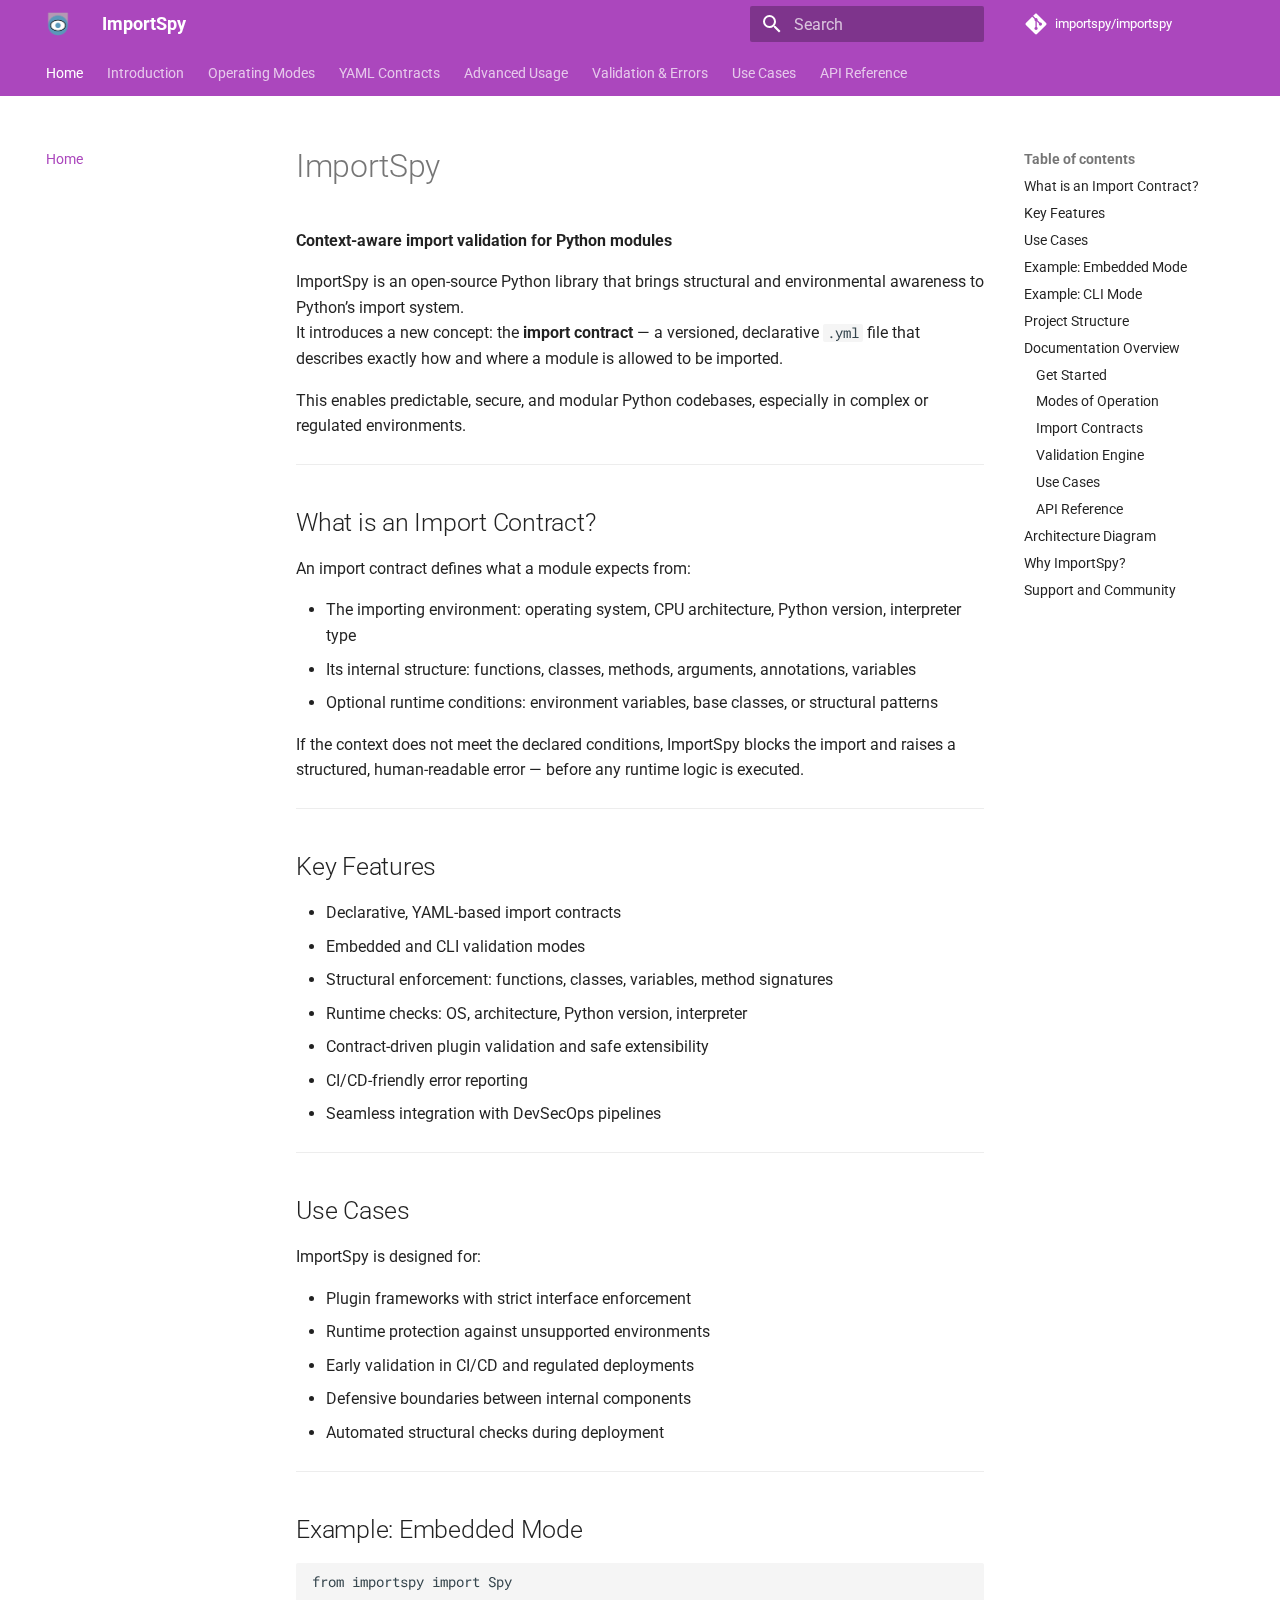
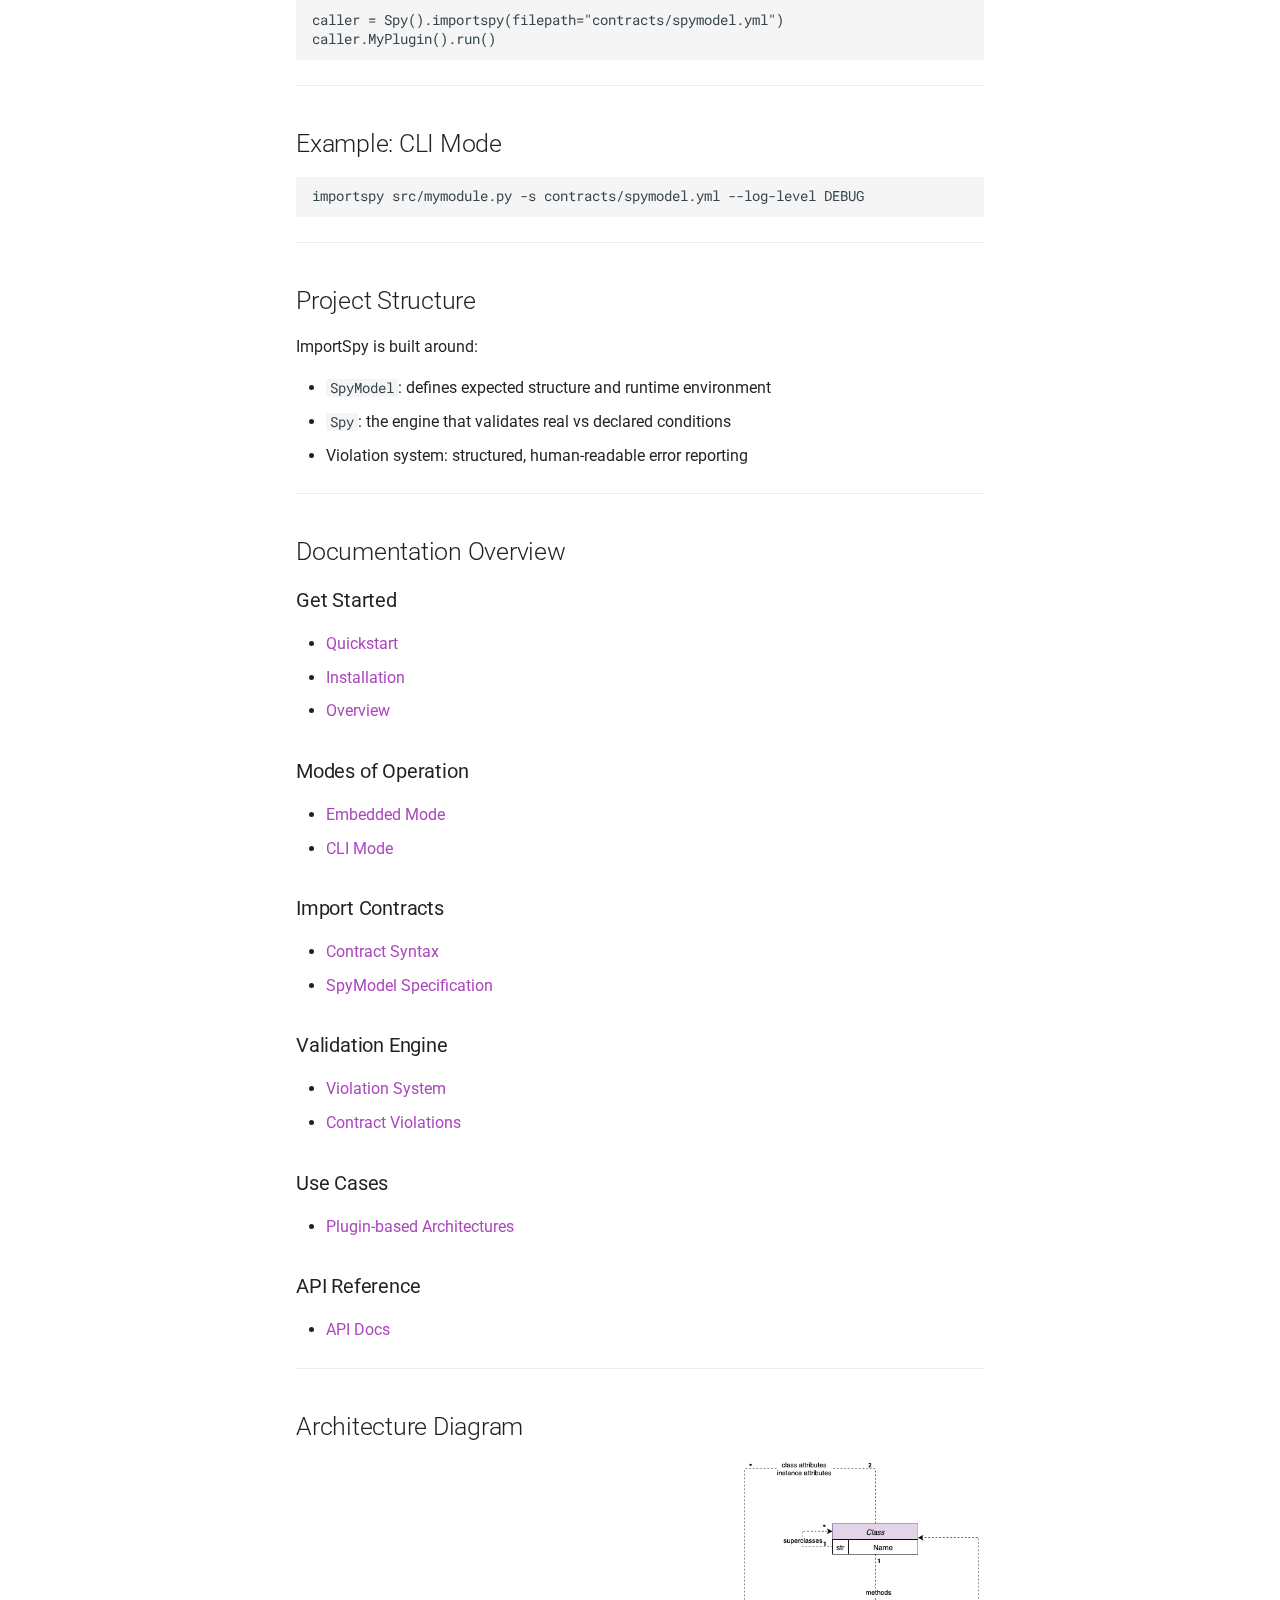
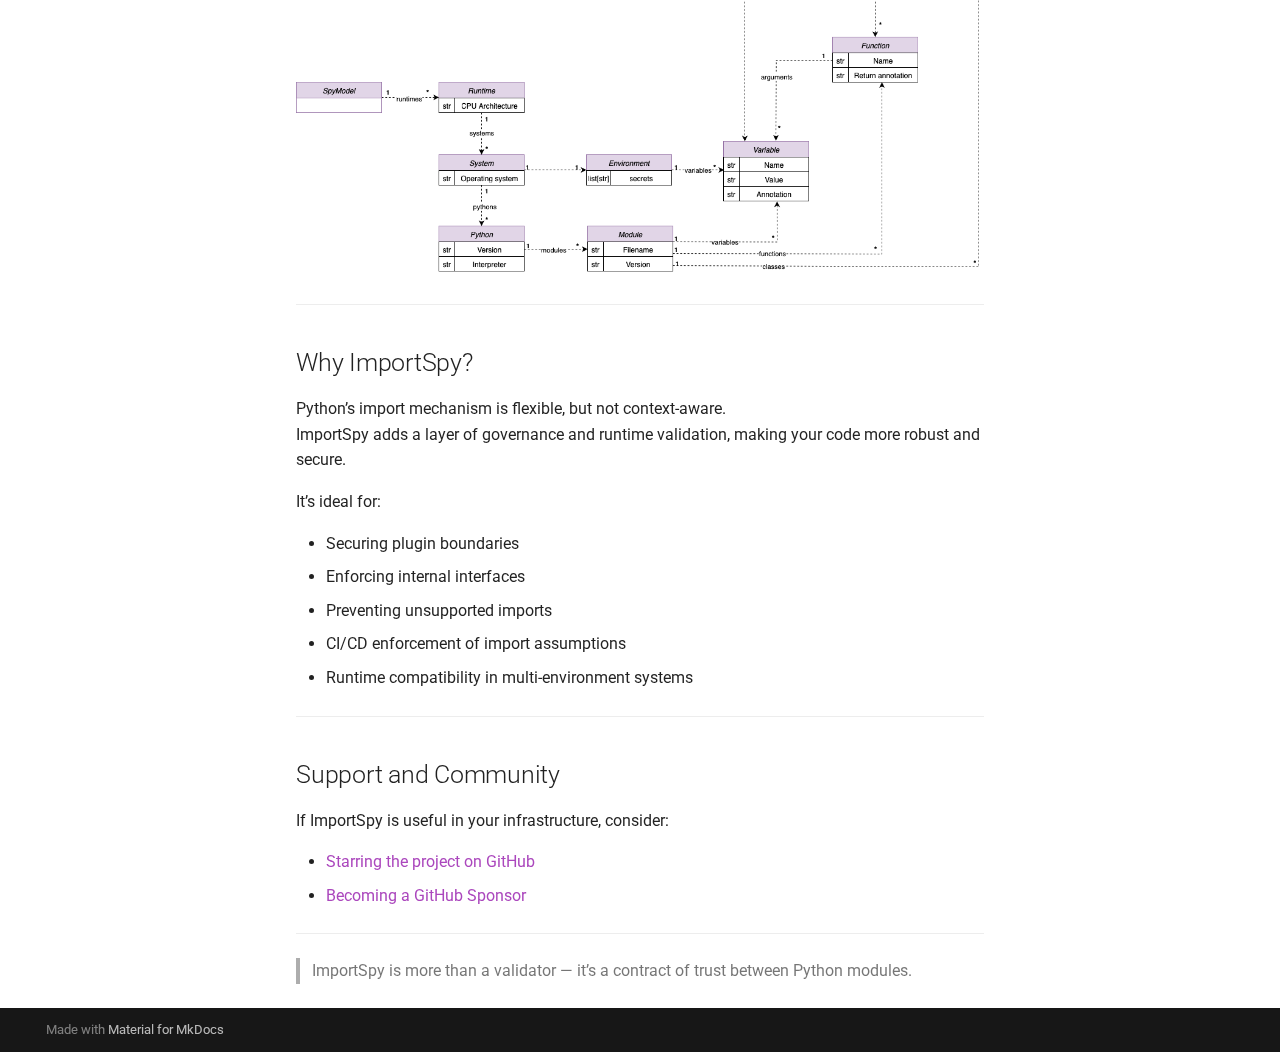
<file: index.html>
<!doctype html>
<html lang="en" class="no-js">
  <head>
    
      <meta charset="utf-8">
      <meta name="viewport" content="width=device-width,initial-scale=1">
      
      
      
        <link rel="canonical" href="https://atellaluca.github.io/ImportSpy/">
      
      
      
        <link rel="next" href="intro/overview/">
      
      
      <link rel="icon" href="assets/favicon.ico">
      <meta name="generator" content="mkdocs-1.6.1, mkdocs-material-9.6.21">
    
    
      
        <title>ImportSpy</title>
      
    
    
      <link rel="stylesheet" href="assets/stylesheets/main.2a3383ac.min.css">
      
        
        <link rel="stylesheet" href="assets/stylesheets/palette.06af60db.min.css">
      
      


    
    
      
    
    
      
        
        
        <link rel="preconnect" href="https://fonts.gstatic.com" crossorigin>
        <link rel="stylesheet" href="https://fonts.googleapis.com/css?family=Roboto:300,300i,400,400i,700,700i%7CRoboto+Mono:400,400i,700,700i&display=fallback">
        <style>:root{--md-text-font:"Roboto";--md-code-font:"Roboto Mono"}</style>
      
    
    
      <link rel="stylesheet" href="assets/_mkdocstrings.css">
    
    <script>__md_scope=new URL(".",location),__md_hash=e=>[...e].reduce(((e,_)=>(e<<5)-e+_.charCodeAt(0)),0),__md_get=(e,_=localStorage,t=__md_scope)=>JSON.parse(_.getItem(t.pathname+"."+e)),__md_set=(e,_,t=localStorage,a=__md_scope)=>{try{t.setItem(a.pathname+"."+e,JSON.stringify(_))}catch(e){}}</script>
    
      

    
    
    
  </head>
  
  
    
    
      
    
    
    
    
    <body dir="ltr" data-md-color-scheme="default" data-md-color-primary="purple" data-md-color-accent="light-blue">
  
    
    <input class="md-toggle" data-md-toggle="drawer" type="checkbox" id="__drawer" autocomplete="off">
    <input class="md-toggle" data-md-toggle="search" type="checkbox" id="__search" autocomplete="off">
    <label class="md-overlay" for="__drawer"></label>
    <div data-md-component="skip">
      
        
        <a href="#importspy" class="md-skip">
          Skip to content
        </a>
      
    </div>
    <div data-md-component="announce">
      
    </div>
    
    
      

<header class="md-header" data-md-component="header">
  <nav class="md-header__inner md-grid" aria-label="Header">
    <a href="." title="ImportSpy" class="md-header__button md-logo" aria-label="ImportSpy" data-md-component="logo">
      
  <img src="assets/importspy-logo.png" alt="logo">

    </a>
    <label class="md-header__button md-icon" for="__drawer">
      
      <svg xmlns="http://www.w3.org/2000/svg" viewBox="0 0 24 24"><path d="M3 6h18v2H3zm0 5h18v2H3zm0 5h18v2H3z"/></svg>
    </label>
    <div class="md-header__title" data-md-component="header-title">
      <div class="md-header__ellipsis">
        <div class="md-header__topic">
          <span class="md-ellipsis">
            ImportSpy
          </span>
        </div>
        <div class="md-header__topic" data-md-component="header-topic">
          <span class="md-ellipsis">
            
              Home
            
          </span>
        </div>
      </div>
    </div>
    
      
        <form class="md-header__option" data-md-component="palette">
  
    
    
    
    <input class="md-option" data-md-color-media="" data-md-color-scheme="default" data-md-color-primary="purple" data-md-color-accent="light-blue"  aria-hidden="true"  type="radio" name="__palette" id="__palette_0">
    
  
</form>
      
    
    
      <script>var palette=__md_get("__palette");if(palette&&palette.color){if("(prefers-color-scheme)"===palette.color.media){var media=matchMedia("(prefers-color-scheme: light)"),input=document.querySelector(media.matches?"[data-md-color-media='(prefers-color-scheme: light)']":"[data-md-color-media='(prefers-color-scheme: dark)']");palette.color.media=input.getAttribute("data-md-color-media"),palette.color.scheme=input.getAttribute("data-md-color-scheme"),palette.color.primary=input.getAttribute("data-md-color-primary"),palette.color.accent=input.getAttribute("data-md-color-accent")}for(var[key,value]of Object.entries(palette.color))document.body.setAttribute("data-md-color-"+key,value)}</script>
    
    
    
      
      
        <label class="md-header__button md-icon" for="__search">
          
          <svg xmlns="http://www.w3.org/2000/svg" viewBox="0 0 24 24"><path d="M9.5 3A6.5 6.5 0 0 1 16 9.5c0 1.61-.59 3.09-1.56 4.23l.27.27h.79l5 5-1.5 1.5-5-5v-.79l-.27-.27A6.52 6.52 0 0 1 9.5 16 6.5 6.5 0 0 1 3 9.5 6.5 6.5 0 0 1 9.5 3m0 2C7 5 5 7 5 9.5S7 14 9.5 14 14 12 14 9.5 12 5 9.5 5"/></svg>
        </label>
        <div class="md-search" data-md-component="search" role="dialog">
  <label class="md-search__overlay" for="__search"></label>
  <div class="md-search__inner" role="search">
    <form class="md-search__form" name="search">
      <input type="text" class="md-search__input" name="query" aria-label="Search" placeholder="Search" autocapitalize="off" autocorrect="off" autocomplete="off" spellcheck="false" data-md-component="search-query" required>
      <label class="md-search__icon md-icon" for="__search">
        
        <svg xmlns="http://www.w3.org/2000/svg" viewBox="0 0 24 24"><path d="M9.5 3A6.5 6.5 0 0 1 16 9.5c0 1.61-.59 3.09-1.56 4.23l.27.27h.79l5 5-1.5 1.5-5-5v-.79l-.27-.27A6.52 6.52 0 0 1 9.5 16 6.5 6.5 0 0 1 3 9.5 6.5 6.5 0 0 1 9.5 3m0 2C7 5 5 7 5 9.5S7 14 9.5 14 14 12 14 9.5 12 5 9.5 5"/></svg>
        
        <svg xmlns="http://www.w3.org/2000/svg" viewBox="0 0 24 24"><path d="M20 11v2H8l5.5 5.5-1.42 1.42L4.16 12l7.92-7.92L13.5 5.5 8 11z"/></svg>
      </label>
      <nav class="md-search__options" aria-label="Search">
        
        <button type="reset" class="md-search__icon md-icon" title="Clear" aria-label="Clear" tabindex="-1">
          
          <svg xmlns="http://www.w3.org/2000/svg" viewBox="0 0 24 24"><path d="M19 6.41 17.59 5 12 10.59 6.41 5 5 6.41 10.59 12 5 17.59 6.41 19 12 13.41 17.59 19 19 17.59 13.41 12z"/></svg>
        </button>
      </nav>
      
    </form>
    <div class="md-search__output">
      <div class="md-search__scrollwrap" tabindex="0" data-md-scrollfix>
        <div class="md-search-result" data-md-component="search-result">
          <div class="md-search-result__meta">
            Initializing search
          </div>
          <ol class="md-search-result__list" role="presentation"></ol>
        </div>
      </div>
    </div>
  </div>
</div>
      
    
    
      <div class="md-header__source">
        <a href="https://github.com/atellaluca/importspy" title="Go to repository" class="md-source" data-md-component="source">
  <div class="md-source__icon md-icon">
    
    <svg xmlns="http://www.w3.org/2000/svg" viewBox="0 0 448 512"><!--! Font Awesome Free 7.0.1 by @fontawesome - https://fontawesome.com License - https://fontawesome.com/license/free (Icons: CC BY 4.0, Fonts: SIL OFL 1.1, Code: MIT License) Copyright 2025 Fonticons, Inc.--><path d="M439.6 236.1 244 40.5c-5.4-5.5-12.8-8.5-20.4-8.5s-15 3-20.4 8.4L162.5 81l51.5 51.5c27.1-9.1 52.7 16.8 43.4 43.7l49.7 49.7c34.2-11.8 61.2 31 35.5 56.7-26.5 26.5-70.2-2.9-56-37.3L240.3 199v121.9c25.3 12.5 22.3 41.8 9.1 55-6.4 6.4-15.2 10.1-24.3 10.1s-17.8-3.6-24.3-10.1c-17.6-17.6-11.1-46.9 11.2-56v-123c-20.8-8.5-24.6-30.7-18.6-45L142.6 101 8.5 235.1C3 240.6 0 247.9 0 255.5s3 15 8.5 20.4l195.6 195.7c5.4 5.4 12.7 8.4 20.4 8.4s15-3 20.4-8.4l194.7-194.7c5.4-5.4 8.4-12.8 8.4-20.4s-3-15-8.4-20.4"/></svg>
  </div>
  <div class="md-source__repository">
    importspy/importspy
  </div>
</a>
      </div>
    
  </nav>
  
</header>
    
    <div class="md-container" data-md-component="container">
      
      
        
          
            
<nav class="md-tabs" aria-label="Tabs" data-md-component="tabs">
  <div class="md-grid">
    <ul class="md-tabs__list">
      
        
  
  
  
    
  
  
    <li class="md-tabs__item md-tabs__item--active">
      <a href="." class="md-tabs__link">
        
  
  
    
  
  Home

      </a>
    </li>
  

      
        
  
  
  
  
    
    
      <li class="md-tabs__item">
        <a href="intro/overview/" class="md-tabs__link">
          
  
  
  Introduction

        </a>
      </li>
    
  

      
        
  
  
  
  
    
    
      <li class="md-tabs__item">
        <a href="modes/embedded/" class="md-tabs__link">
          
  
  
  Operating Modes

        </a>
      </li>
    
  

      
        
  
  
  
  
    
    
      <li class="md-tabs__item">
        <a href="contracts/syntax/" class="md-tabs__link">
          
  
  
  YAML Contracts

        </a>
      </li>
    
  

      
        
  
  
  
  
    
    
      <li class="md-tabs__item">
        <a href="advanced/spymodel/" class="md-tabs__link">
          
  
  
  Advanced Usage

        </a>
      </li>
    
  

      
        
  
  
  
  
    <li class="md-tabs__item">
      <a href="errors/contract-violations/" class="md-tabs__link">
        
  
  
    
  
  Validation & Errors

      </a>
    </li>
  

      
        
  
  
  
  
    <li class="md-tabs__item">
      <a href="use_cases/" class="md-tabs__link">
        
  
  
    
  
  Use Cases

      </a>
    </li>
  

      
        
  
  
  
  
    <li class="md-tabs__item">
      <a href="api-reference/" class="md-tabs__link">
        
  
  
    
  
  API Reference

      </a>
    </li>
  

      
    </ul>
  </div>
</nav>
          
        
      
      <main class="md-main" data-md-component="main">
        <div class="md-main__inner md-grid">
          
            
              
              <div class="md-sidebar md-sidebar--primary" data-md-component="sidebar" data-md-type="navigation" >
                <div class="md-sidebar__scrollwrap">
                  <div class="md-sidebar__inner">
                    


  


<nav class="md-nav md-nav--primary md-nav--lifted" aria-label="Navigation" data-md-level="0">
  <label class="md-nav__title" for="__drawer">
    <a href="." title="ImportSpy" class="md-nav__button md-logo" aria-label="ImportSpy" data-md-component="logo">
      
  <img src="assets/importspy-logo.png" alt="logo">

    </a>
    ImportSpy
  </label>
  
    <div class="md-nav__source">
      <a href="https://github.com/atellaluca/importspy" title="Go to repository" class="md-source" data-md-component="source">
  <div class="md-source__icon md-icon">
    
    <svg xmlns="http://www.w3.org/2000/svg" viewBox="0 0 448 512"><!--! Font Awesome Free 7.0.1 by @fontawesome - https://fontawesome.com License - https://fontawesome.com/license/free (Icons: CC BY 4.0, Fonts: SIL OFL 1.1, Code: MIT License) Copyright 2025 Fonticons, Inc.--><path d="M439.6 236.1 244 40.5c-5.4-5.5-12.8-8.5-20.4-8.5s-15 3-20.4 8.4L162.5 81l51.5 51.5c27.1-9.1 52.7 16.8 43.4 43.7l49.7 49.7c34.2-11.8 61.2 31 35.5 56.7-26.5 26.5-70.2-2.9-56-37.3L240.3 199v121.9c25.3 12.5 22.3 41.8 9.1 55-6.4 6.4-15.2 10.1-24.3 10.1s-17.8-3.6-24.3-10.1c-17.6-17.6-11.1-46.9 11.2-56v-123c-20.8-8.5-24.6-30.7-18.6-45L142.6 101 8.5 235.1C3 240.6 0 247.9 0 255.5s3 15 8.5 20.4l195.6 195.7c5.4 5.4 12.7 8.4 20.4 8.4s15-3 20.4-8.4l194.7-194.7c5.4-5.4 8.4-12.8 8.4-20.4s-3-15-8.4-20.4"/></svg>
  </div>
  <div class="md-source__repository">
    importspy/importspy
  </div>
</a>
    </div>
  
  <ul class="md-nav__list" data-md-scrollfix>
    
      
      
  
  
    
  
  
  
    <li class="md-nav__item md-nav__item--active">
      
      <input class="md-nav__toggle md-toggle" type="checkbox" id="__toc">
      
      
        
      
      
        <label class="md-nav__link md-nav__link--active" for="__toc">
          
  
  
  <span class="md-ellipsis">
    Home
    
  </span>
  

          <span class="md-nav__icon md-icon"></span>
        </label>
      
      <a href="." class="md-nav__link md-nav__link--active">
        
  
  
  <span class="md-ellipsis">
    Home
    
  </span>
  

      </a>
      
        

<nav class="md-nav md-nav--secondary" aria-label="Table of contents">
  
  
  
    
  
  
    <label class="md-nav__title" for="__toc">
      <span class="md-nav__icon md-icon"></span>
      Table of contents
    </label>
    <ul class="md-nav__list" data-md-component="toc" data-md-scrollfix>
      
        <li class="md-nav__item">
  <a href="#what-is-an-import-contract" class="md-nav__link">
    <span class="md-ellipsis">
      What is an Import Contract?
    </span>
  </a>
  
</li>
      
        <li class="md-nav__item">
  <a href="#key-features" class="md-nav__link">
    <span class="md-ellipsis">
      Key Features
    </span>
  </a>
  
</li>
      
        <li class="md-nav__item">
  <a href="#use-cases" class="md-nav__link">
    <span class="md-ellipsis">
      Use Cases
    </span>
  </a>
  
</li>
      
        <li class="md-nav__item">
  <a href="#example-embedded-mode" class="md-nav__link">
    <span class="md-ellipsis">
      Example: Embedded Mode
    </span>
  </a>
  
</li>
      
        <li class="md-nav__item">
  <a href="#example-cli-mode" class="md-nav__link">
    <span class="md-ellipsis">
      Example: CLI Mode
    </span>
  </a>
  
</li>
      
        <li class="md-nav__item">
  <a href="#project-structure" class="md-nav__link">
    <span class="md-ellipsis">
      Project Structure
    </span>
  </a>
  
</li>
      
        <li class="md-nav__item">
  <a href="#documentation-overview" class="md-nav__link">
    <span class="md-ellipsis">
      Documentation Overview
    </span>
  </a>
  
    <nav class="md-nav" aria-label="Documentation Overview">
      <ul class="md-nav__list">
        
          <li class="md-nav__item">
  <a href="#get-started" class="md-nav__link">
    <span class="md-ellipsis">
      Get Started
    </span>
  </a>
  
</li>
        
          <li class="md-nav__item">
  <a href="#modes-of-operation" class="md-nav__link">
    <span class="md-ellipsis">
      Modes of Operation
    </span>
  </a>
  
</li>
        
          <li class="md-nav__item">
  <a href="#import-contracts" class="md-nav__link">
    <span class="md-ellipsis">
      Import Contracts
    </span>
  </a>
  
</li>
        
          <li class="md-nav__item">
  <a href="#validation-engine" class="md-nav__link">
    <span class="md-ellipsis">
      Validation Engine
    </span>
  </a>
  
</li>
        
          <li class="md-nav__item">
  <a href="#use-cases_1" class="md-nav__link">
    <span class="md-ellipsis">
      Use Cases
    </span>
  </a>
  
</li>
        
          <li class="md-nav__item">
  <a href="#api-reference" class="md-nav__link">
    <span class="md-ellipsis">
      API Reference
    </span>
  </a>
  
</li>
        
      </ul>
    </nav>
  
</li>
      
        <li class="md-nav__item">
  <a href="#architecture-diagram" class="md-nav__link">
    <span class="md-ellipsis">
      Architecture Diagram
    </span>
  </a>
  
</li>
      
        <li class="md-nav__item">
  <a href="#why-importspy" class="md-nav__link">
    <span class="md-ellipsis">
      Why ImportSpy?
    </span>
  </a>
  
</li>
      
        <li class="md-nav__item">
  <a href="#support-and-community" class="md-nav__link">
    <span class="md-ellipsis">
      Support and Community
    </span>
  </a>
  
</li>
      
    </ul>
  
</nav>
      
    </li>
  

    
      
      
  
  
  
  
    
    
    
    
      
      
    
    
    <li class="md-nav__item md-nav__item--nested">
      
        
        
        <input class="md-nav__toggle md-toggle " type="checkbox" id="__nav_2" >
        
          
          <label class="md-nav__link" for="__nav_2" id="__nav_2_label" tabindex="0">
            
  
  
  <span class="md-ellipsis">
    Introduction
    
  </span>
  

            <span class="md-nav__icon md-icon"></span>
          </label>
        
        <nav class="md-nav" data-md-level="1" aria-labelledby="__nav_2_label" aria-expanded="false">
          <label class="md-nav__title" for="__nav_2">
            <span class="md-nav__icon md-icon"></span>
            Introduction
          </label>
          <ul class="md-nav__list" data-md-scrollfix>
            
              
                
  
  
  
  
    <li class="md-nav__item">
      <a href="intro/overview/" class="md-nav__link">
        
  
  
  <span class="md-ellipsis">
    What is ImportSpy
    
  </span>
  

      </a>
    </li>
  

              
            
              
                
  
  
  
  
    <li class="md-nav__item">
      <a href="intro/install/" class="md-nav__link">
        
  
  
  <span class="md-ellipsis">
    Installation
    
  </span>
  

      </a>
    </li>
  

              
            
              
                
  
  
  
  
    <li class="md-nav__item">
      <a href="intro/quickstart/" class="md-nav__link">
        
  
  
  <span class="md-ellipsis">
    Quickstart
    
  </span>
  

      </a>
    </li>
  

              
            
          </ul>
        </nav>
      
    </li>
  

    
      
      
  
  
  
  
    
    
    
    
      
      
    
    
    <li class="md-nav__item md-nav__item--nested">
      
        
        
        <input class="md-nav__toggle md-toggle " type="checkbox" id="__nav_3" >
        
          
          <label class="md-nav__link" for="__nav_3" id="__nav_3_label" tabindex="0">
            
  
  
  <span class="md-ellipsis">
    Operating Modes
    
  </span>
  

            <span class="md-nav__icon md-icon"></span>
          </label>
        
        <nav class="md-nav" data-md-level="1" aria-labelledby="__nav_3_label" aria-expanded="false">
          <label class="md-nav__title" for="__nav_3">
            <span class="md-nav__icon md-icon"></span>
            Operating Modes
          </label>
          <ul class="md-nav__list" data-md-scrollfix>
            
              
                
  
  
  
  
    <li class="md-nav__item">
      <a href="modes/embedded/" class="md-nav__link">
        
  
  
  <span class="md-ellipsis">
    Embedded Mode
    
  </span>
  

      </a>
    </li>
  

              
            
              
                
  
  
  
  
    <li class="md-nav__item">
      <a href="modes/cli/" class="md-nav__link">
        
  
  
  <span class="md-ellipsis">
    CLI Mode
    
  </span>
  

      </a>
    </li>
  

              
            
          </ul>
        </nav>
      
    </li>
  

    
      
      
  
  
  
  
    
    
    
    
      
      
    
    
    <li class="md-nav__item md-nav__item--nested">
      
        
        
        <input class="md-nav__toggle md-toggle " type="checkbox" id="__nav_4" >
        
          
          <label class="md-nav__link" for="__nav_4" id="__nav_4_label" tabindex="0">
            
  
  
  <span class="md-ellipsis">
    YAML Contracts
    
  </span>
  

            <span class="md-nav__icon md-icon"></span>
          </label>
        
        <nav class="md-nav" data-md-level="1" aria-labelledby="__nav_4_label" aria-expanded="false">
          <label class="md-nav__title" for="__nav_4">
            <span class="md-nav__icon md-icon"></span>
            YAML Contracts
          </label>
          <ul class="md-nav__list" data-md-scrollfix>
            
              
                
  
  
  
  
    <li class="md-nav__item">
      <a href="contracts/syntax/" class="md-nav__link">
        
  
  
  <span class="md-ellipsis">
    Syntax
    
  </span>
  

      </a>
    </li>
  

              
            
              
                
  
  
  
  
    <li class="md-nav__item">
      <a href="contracts/examples/" class="md-nav__link">
        
  
  
  <span class="md-ellipsis">
    Examples
    
  </span>
  

      </a>
    </li>
  

              
            
          </ul>
        </nav>
      
    </li>
  

    
      
      
  
  
  
  
    
    
    
    
      
      
    
    
    <li class="md-nav__item md-nav__item--nested">
      
        
        
        <input class="md-nav__toggle md-toggle " type="checkbox" id="__nav_5" >
        
          
          <label class="md-nav__link" for="__nav_5" id="__nav_5_label" tabindex="0">
            
  
  
  <span class="md-ellipsis">
    Advanced Usage
    
  </span>
  

            <span class="md-nav__icon md-icon"></span>
          </label>
        
        <nav class="md-nav" data-md-level="1" aria-labelledby="__nav_5_label" aria-expanded="false">
          <label class="md-nav__title" for="__nav_5">
            <span class="md-nav__icon md-icon"></span>
            Advanced Usage
          </label>
          <ul class="md-nav__list" data-md-scrollfix>
            
              
                
  
  
  
  
    <li class="md-nav__item">
      <a href="advanced/spymodel/" class="md-nav__link">
        
  
  
  <span class="md-ellipsis">
    SpyModel Architecture
    
  </span>
  

      </a>
    </li>
  

              
            
              
                
  
  
  
  
    <li class="md-nav__item">
      <a href="advanced/violations/" class="md-nav__link">
        
  
  
  <span class="md-ellipsis">
    Violation System
    
  </span>
  

      </a>
    </li>
  

              
            
          </ul>
        </nav>
      
    </li>
  

    
      
      
  
  
  
  
    <li class="md-nav__item">
      <a href="errors/contract-violations/" class="md-nav__link">
        
  
  
  <span class="md-ellipsis">
    Validation & Errors
    
  </span>
  

      </a>
    </li>
  

    
      
      
  
  
  
  
    <li class="md-nav__item">
      <a href="use_cases/" class="md-nav__link">
        
  
  
  <span class="md-ellipsis">
    Use Cases
    
  </span>
  

      </a>
    </li>
  

    
      
      
  
  
  
  
    <li class="md-nav__item">
      <a href="api-reference/" class="md-nav__link">
        
  
  
  <span class="md-ellipsis">
    API Reference
    
  </span>
  

      </a>
    </li>
  

    
  </ul>
</nav>
                  </div>
                </div>
              </div>
            
            
              
              <div class="md-sidebar md-sidebar--secondary" data-md-component="sidebar" data-md-type="toc" >
                <div class="md-sidebar__scrollwrap">
                  <div class="md-sidebar__inner">
                    

<nav class="md-nav md-nav--secondary" aria-label="Table of contents">
  
  
  
    
  
  
    <label class="md-nav__title" for="__toc">
      <span class="md-nav__icon md-icon"></span>
      Table of contents
    </label>
    <ul class="md-nav__list" data-md-component="toc" data-md-scrollfix>
      
        <li class="md-nav__item">
  <a href="#what-is-an-import-contract" class="md-nav__link">
    <span class="md-ellipsis">
      What is an Import Contract?
    </span>
  </a>
  
</li>
      
        <li class="md-nav__item">
  <a href="#key-features" class="md-nav__link">
    <span class="md-ellipsis">
      Key Features
    </span>
  </a>
  
</li>
      
        <li class="md-nav__item">
  <a href="#use-cases" class="md-nav__link">
    <span class="md-ellipsis">
      Use Cases
    </span>
  </a>
  
</li>
      
        <li class="md-nav__item">
  <a href="#example-embedded-mode" class="md-nav__link">
    <span class="md-ellipsis">
      Example: Embedded Mode
    </span>
  </a>
  
</li>
      
        <li class="md-nav__item">
  <a href="#example-cli-mode" class="md-nav__link">
    <span class="md-ellipsis">
      Example: CLI Mode
    </span>
  </a>
  
</li>
      
        <li class="md-nav__item">
  <a href="#project-structure" class="md-nav__link">
    <span class="md-ellipsis">
      Project Structure
    </span>
  </a>
  
</li>
      
        <li class="md-nav__item">
  <a href="#documentation-overview" class="md-nav__link">
    <span class="md-ellipsis">
      Documentation Overview
    </span>
  </a>
  
    <nav class="md-nav" aria-label="Documentation Overview">
      <ul class="md-nav__list">
        
          <li class="md-nav__item">
  <a href="#get-started" class="md-nav__link">
    <span class="md-ellipsis">
      Get Started
    </span>
  </a>
  
</li>
        
          <li class="md-nav__item">
  <a href="#modes-of-operation" class="md-nav__link">
    <span class="md-ellipsis">
      Modes of Operation
    </span>
  </a>
  
</li>
        
          <li class="md-nav__item">
  <a href="#import-contracts" class="md-nav__link">
    <span class="md-ellipsis">
      Import Contracts
    </span>
  </a>
  
</li>
        
          <li class="md-nav__item">
  <a href="#validation-engine" class="md-nav__link">
    <span class="md-ellipsis">
      Validation Engine
    </span>
  </a>
  
</li>
        
          <li class="md-nav__item">
  <a href="#use-cases_1" class="md-nav__link">
    <span class="md-ellipsis">
      Use Cases
    </span>
  </a>
  
</li>
        
          <li class="md-nav__item">
  <a href="#api-reference" class="md-nav__link">
    <span class="md-ellipsis">
      API Reference
    </span>
  </a>
  
</li>
        
      </ul>
    </nav>
  
</li>
      
        <li class="md-nav__item">
  <a href="#architecture-diagram" class="md-nav__link">
    <span class="md-ellipsis">
      Architecture Diagram
    </span>
  </a>
  
</li>
      
        <li class="md-nav__item">
  <a href="#why-importspy" class="md-nav__link">
    <span class="md-ellipsis">
      Why ImportSpy?
    </span>
  </a>
  
</li>
      
        <li class="md-nav__item">
  <a href="#support-and-community" class="md-nav__link">
    <span class="md-ellipsis">
      Support and Community
    </span>
  </a>
  
</li>
      
    </ul>
  
</nav>
                  </div>
                </div>
              </div>
            
          
          
            <div class="md-content" data-md-component="content">
              <article class="md-content__inner md-typeset">
                
                  


  
  


<h1 id="importspy">ImportSpy</h1>
<p><strong>Context‑aware import validation for Python modules</strong></p>
<p>ImportSpy is an open‑source Python library that brings structural and environmental awareness to Python’s import system.<br />
It introduces a new concept: the <strong>import contract</strong> — a versioned, declarative <code>.yml</code> file that describes exactly how and where a module is allowed to be imported.</p>
<p>This enables predictable, secure, and modular Python codebases, especially in complex or regulated environments.</p>
<hr />
<h2 id="what-is-an-import-contract">What is an Import Contract?</h2>
<p>An import contract defines what a module expects from:</p>
<ul>
<li>The importing environment: operating system, CPU architecture, Python version, interpreter type</li>
<li>Its internal structure: functions, classes, methods, arguments, annotations, variables</li>
<li>Optional runtime conditions: environment variables, base classes, or structural patterns</li>
</ul>
<p>If the context does not meet the declared conditions, ImportSpy blocks the import and raises a structured, human-readable error — before any runtime logic is executed.</p>
<hr />
<h2 id="key-features">Key Features</h2>
<ul>
<li>Declarative, YAML-based import contracts  </li>
<li>Embedded and CLI validation modes  </li>
<li>Structural enforcement: functions, classes, variables, method signatures  </li>
<li>Runtime checks: OS, architecture, Python version, interpreter  </li>
<li>Contract-driven plugin validation and safe extensibility  </li>
<li>CI/CD‑friendly error reporting  </li>
<li>Seamless integration with DevSecOps pipelines</li>
</ul>
<hr />
<h2 id="use-cases">Use Cases</h2>
<p>ImportSpy is designed for:</p>
<ul>
<li>Plugin frameworks with strict interface enforcement  </li>
<li>Runtime protection against unsupported environments  </li>
<li>Early validation in CI/CD and regulated deployments  </li>
<li>Defensive boundaries between internal components  </li>
<li>Automated structural checks during deployment</li>
</ul>
<hr />
<h2 id="example-embedded-mode">Example: Embedded Mode</h2>
<pre><code class="language-python">from importspy import Spy

caller = Spy().importspy(filepath=&quot;contracts/spymodel.yml&quot;)
caller.MyPlugin().run()
</code></pre>
<hr />
<h2 id="example-cli-mode">Example: CLI Mode</h2>
<pre><code class="language-bash">importspy src/mymodule.py -s contracts/spymodel.yml --log-level DEBUG
</code></pre>
<hr />
<h2 id="project-structure">Project Structure</h2>
<p>ImportSpy is built around:</p>
<ul>
<li><code>SpyModel</code>: defines expected structure and runtime environment  </li>
<li><code>Spy</code>: the engine that validates real vs declared conditions  </li>
<li>Violation system: structured, human‑readable error reporting</li>
</ul>
<hr />
<h2 id="documentation-overview">Documentation Overview</h2>
<h3 id="get-started">Get Started</h3>
<ul>
<li><a href="intro/quickstart/">Quickstart</a>  </li>
<li><a href="intro/install/">Installation</a>  </li>
<li><a href="intro/overview/">Overview</a></li>
</ul>
<h3 id="modes-of-operation">Modes of Operation</h3>
<ul>
<li><a href="modes/embedded/">Embedded Mode</a>  </li>
<li><a href="modes/cli/">CLI Mode</a></li>
</ul>
<h3 id="import-contracts">Import Contracts</h3>
<ul>
<li><a href="contracts/syntax/">Contract Syntax</a>  </li>
<li><a href="advanced/spymodel/">SpyModel Specification</a></li>
</ul>
<h3 id="validation-engine">Validation Engine</h3>
<ul>
<li><a href="advanced/violations/">Violation System</a>  </li>
<li><a href="errors/contract-violations/">Contract Violations</a></li>
</ul>
<h3 id="use-cases_1">Use Cases</h3>
<ul>
<li><a href="use_cases/">Plugin-based Architectures</a></li>
</ul>
<h3 id="api-reference">API Reference</h3>
<ul>
<li><a href="api-reference/">API Docs</a></li>
</ul>
<hr />
<h2 id="architecture-diagram">Architecture Diagram</h2>
<p><img alt="SpyModel UML" src="assets/importspy-spy-model-architecture.png" /></p>
<hr />
<h2 id="why-importspy">Why ImportSpy?</h2>
<p>Python’s import mechanism is flexible, but not context-aware.<br />
ImportSpy adds a layer of governance and runtime validation, making your code more robust and secure.</p>
<p>It’s ideal for:</p>
<ul>
<li>Securing plugin boundaries  </li>
<li>Enforcing internal interfaces  </li>
<li>Preventing unsupported imports  </li>
<li>CI/CD enforcement of import assumptions  </li>
<li>Runtime compatibility in multi-environment systems</li>
</ul>
<hr />
<h2 id="support-and-community">Support and Community</h2>
<p>If ImportSpy is useful in your infrastructure, consider:</p>
<ul>
<li><a href="https://github.com/atellaluca/ImportSpy">Starring the project on GitHub</a>  </li>
<li><a href="https://github.com/sponsors/atellaluca">Becoming a GitHub Sponsor</a></li>
</ul>
<hr />
<blockquote>
<p>ImportSpy is more than a validator — it’s a contract of trust between Python modules.</p>
</blockquote>












                
              </article>
            </div>
          
          
<script>var target=document.getElementById(location.hash.slice(1));target&&target.name&&(target.checked=target.name.startsWith("__tabbed_"))</script>
        </div>
        
      </main>
      
        <footer class="md-footer">
  
  <div class="md-footer-meta md-typeset">
    <div class="md-footer-meta__inner md-grid">
      <div class="md-copyright">
  
  
    Made with
    <a href="https://squidfunk.github.io/mkdocs-material/" target="_blank" rel="noopener">
      Material for MkDocs
    </a>
  
</div>
      
    </div>
  </div>
</footer>
      
    </div>
    <div class="md-dialog" data-md-component="dialog">
      <div class="md-dialog__inner md-typeset"></div>
    </div>
    
    
    
      
      <script id="__config" type="application/json">{"base": ".", "features": ["navigation.tabs", "navigation.instant"], "search": "assets/javascripts/workers/search.973d3a69.min.js", "tags": null, "translations": {"clipboard.copied": "Copied to clipboard", "clipboard.copy": "Copy to clipboard", "search.result.more.one": "1 more on this page", "search.result.more.other": "# more on this page", "search.result.none": "No matching documents", "search.result.one": "1 matching document", "search.result.other": "# matching documents", "search.result.placeholder": "Type to start searching", "search.result.term.missing": "Missing", "select.version": "Select version"}, "version": null}</script>
    
    
      <script src="assets/javascripts/bundle.f55a23d4.min.js"></script>
      
    
  </body>
</html>
</file>
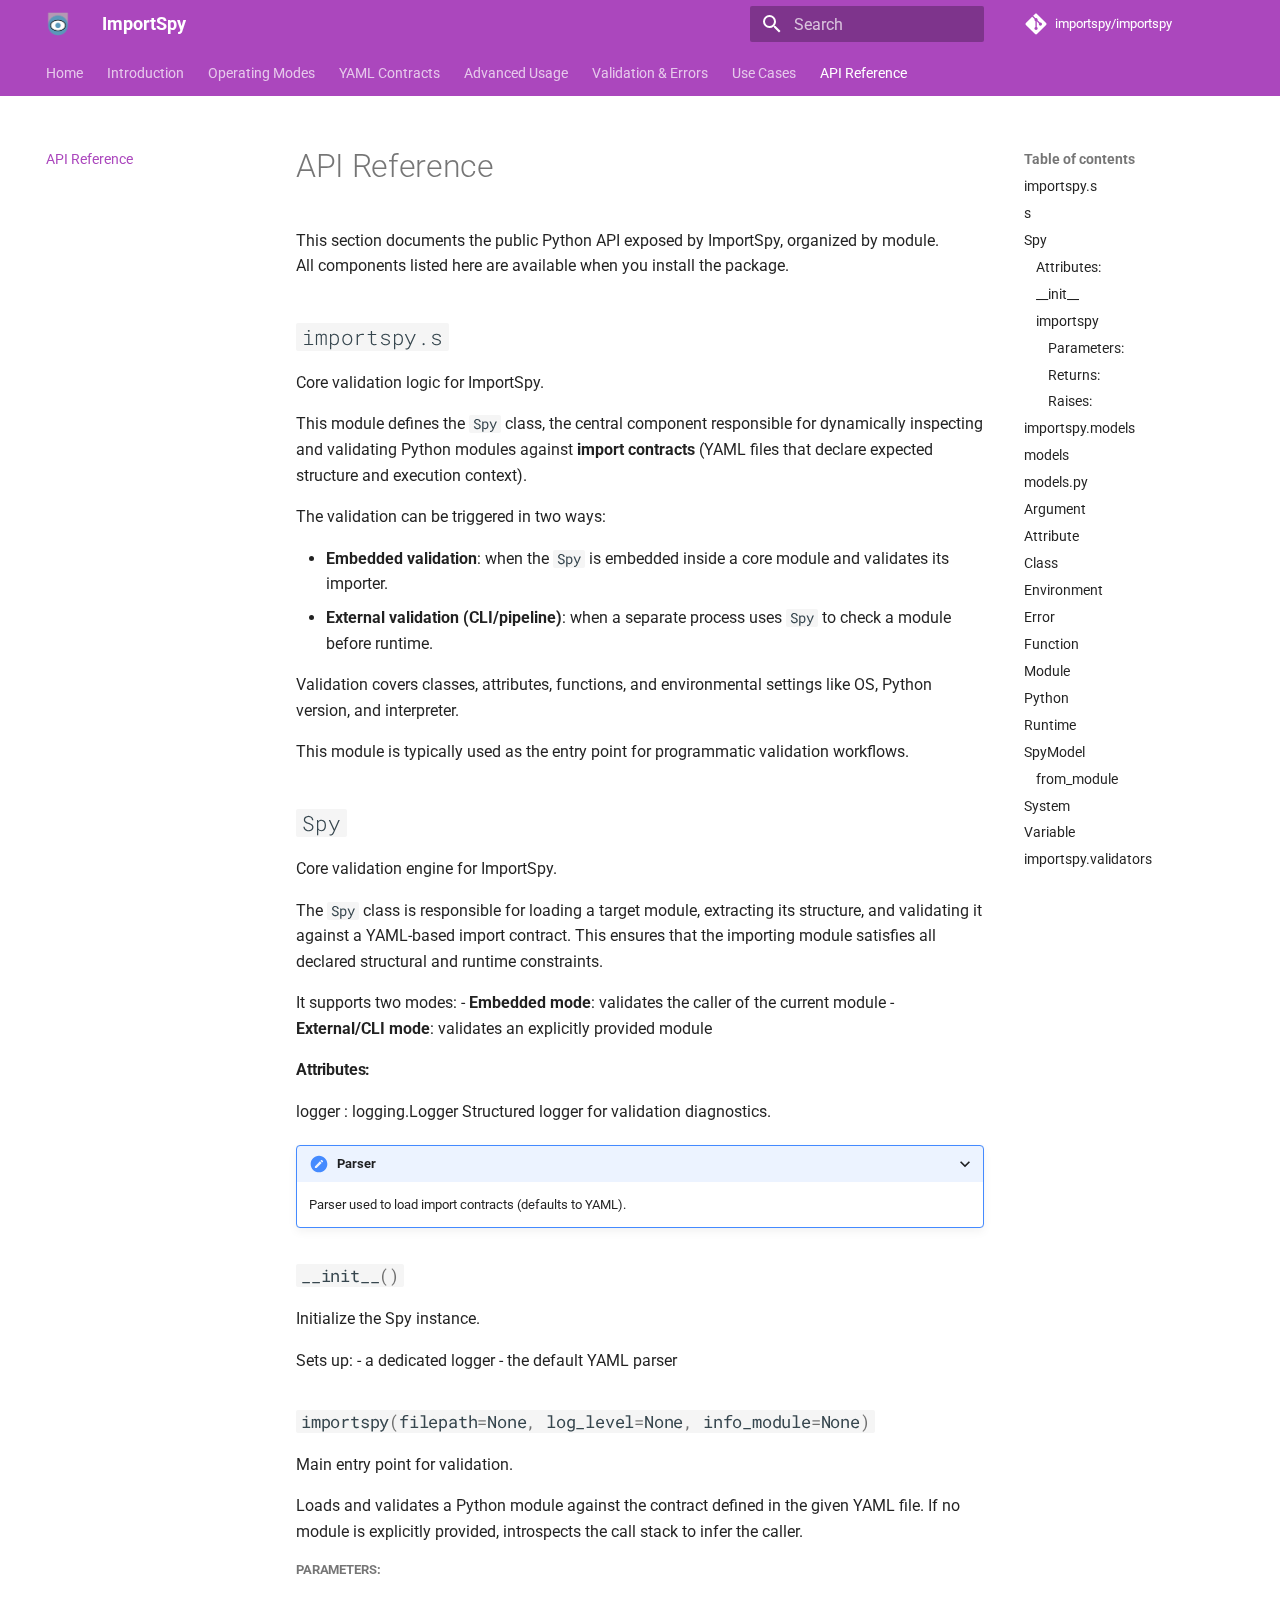
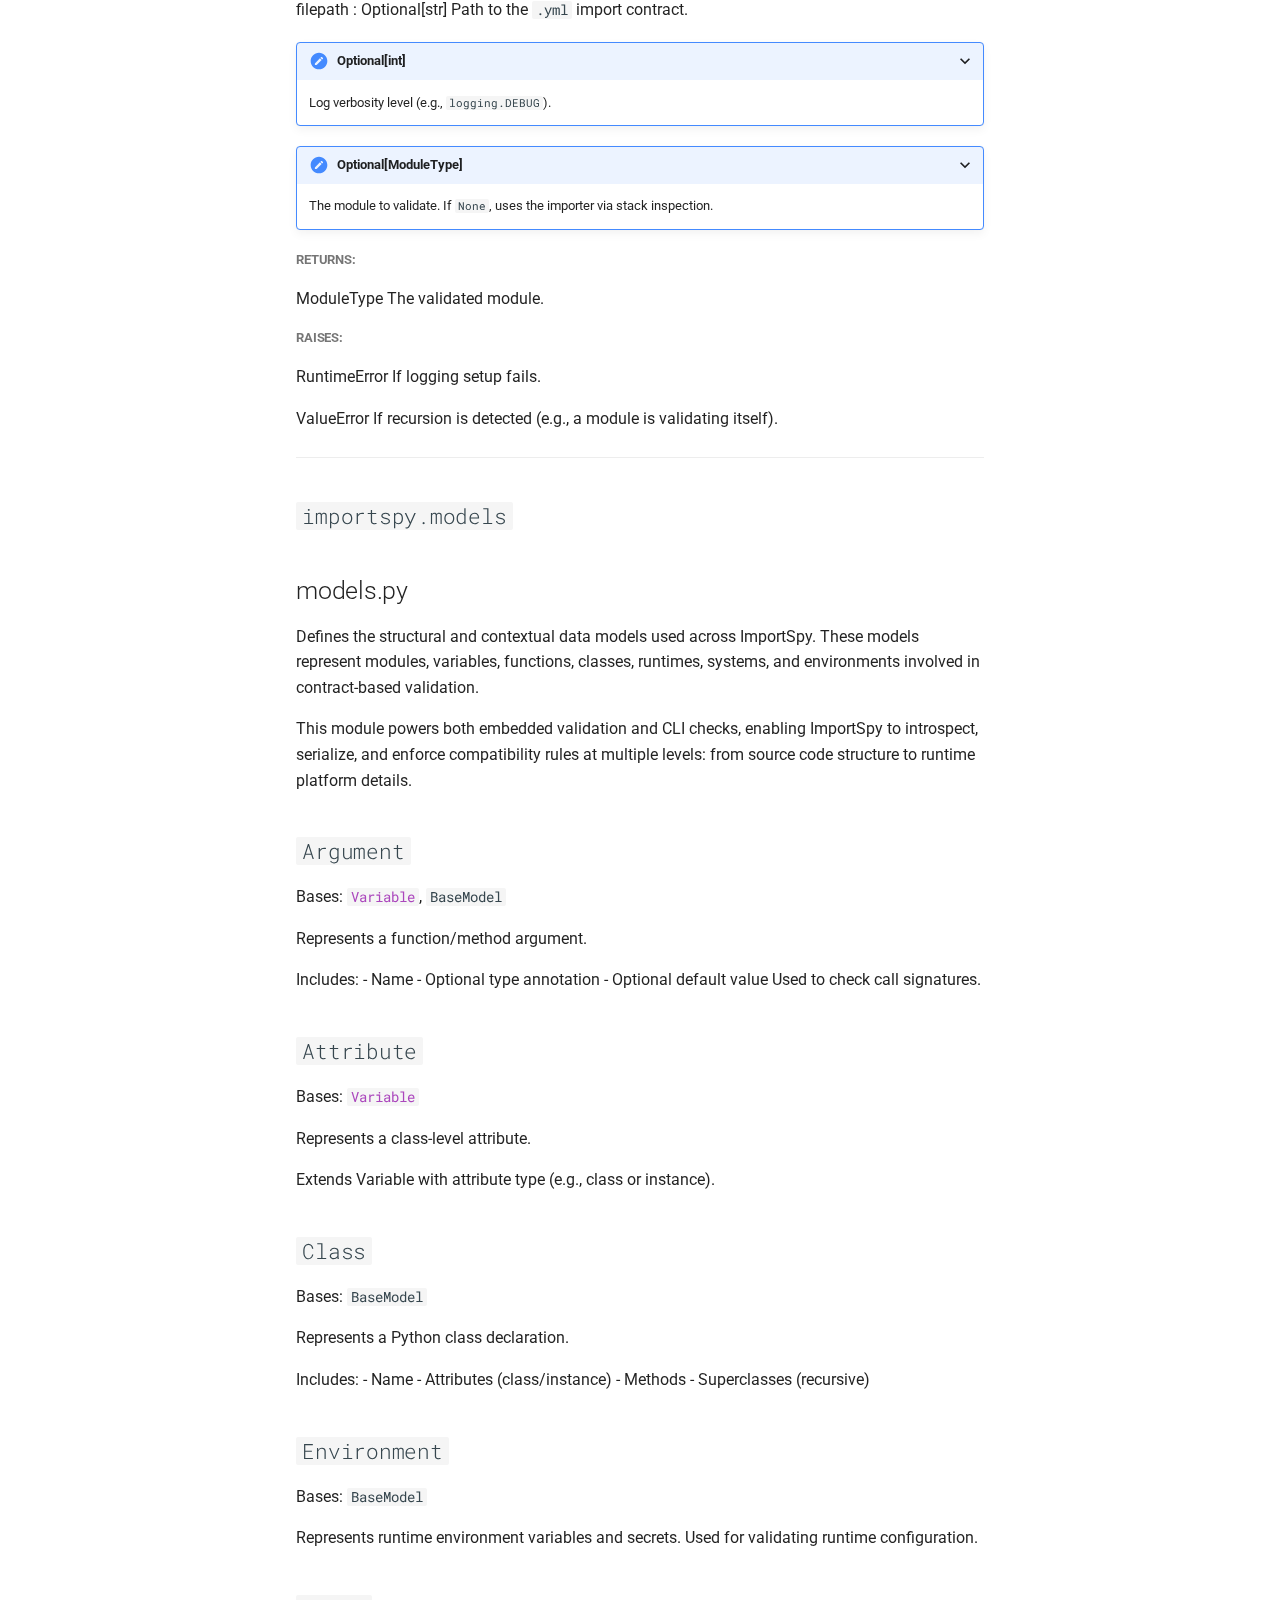
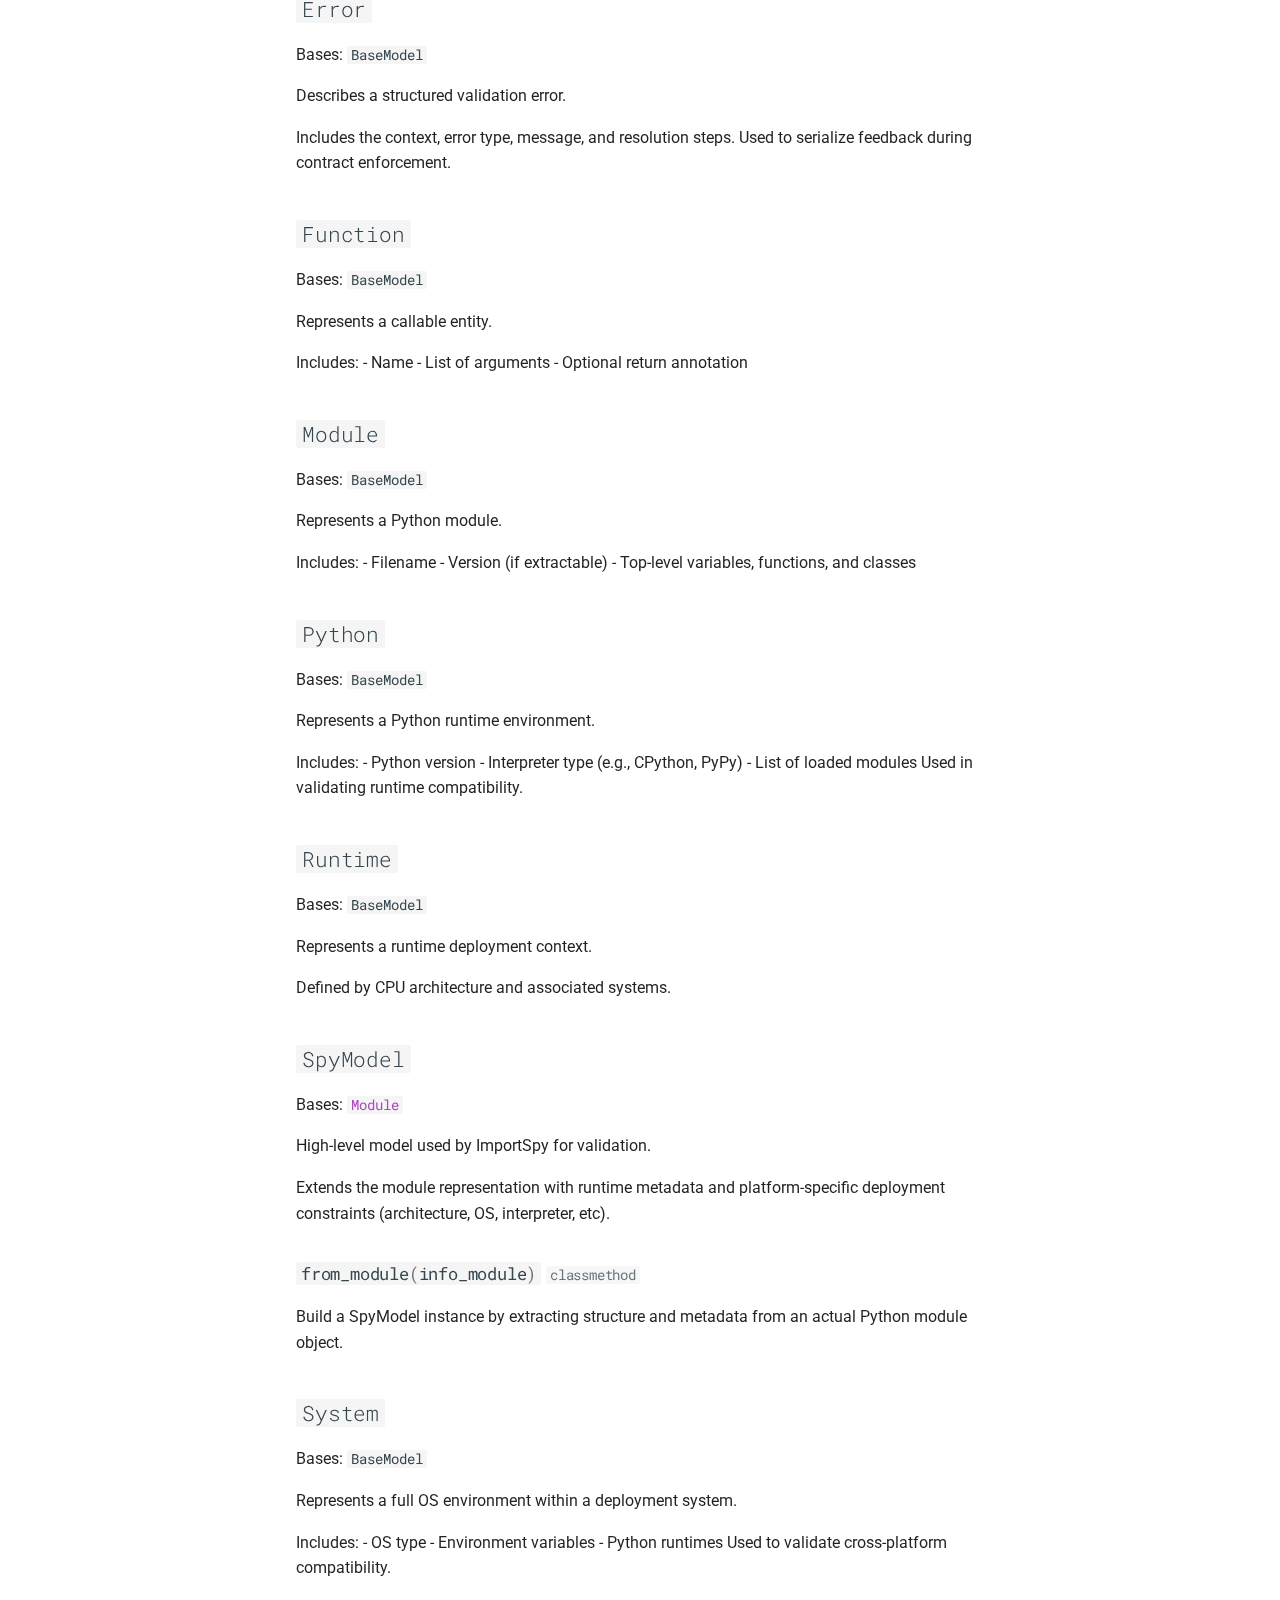
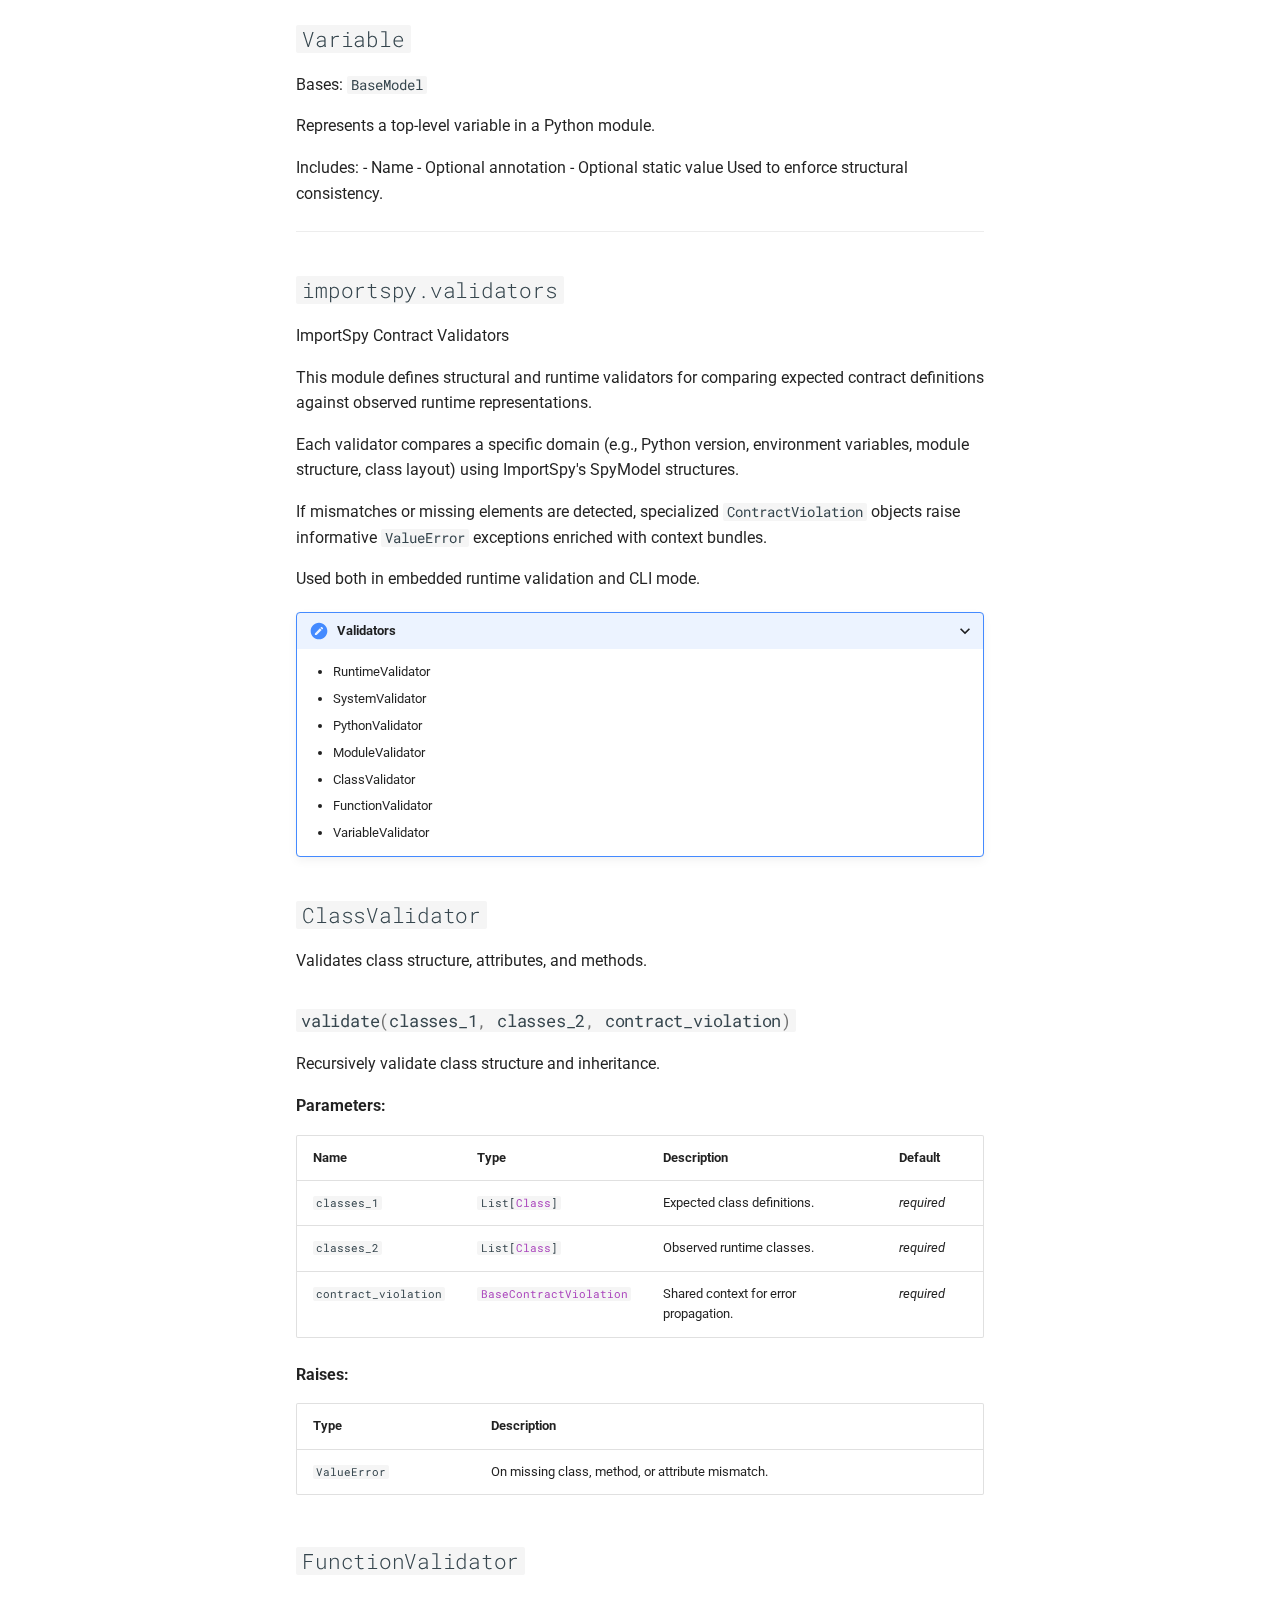
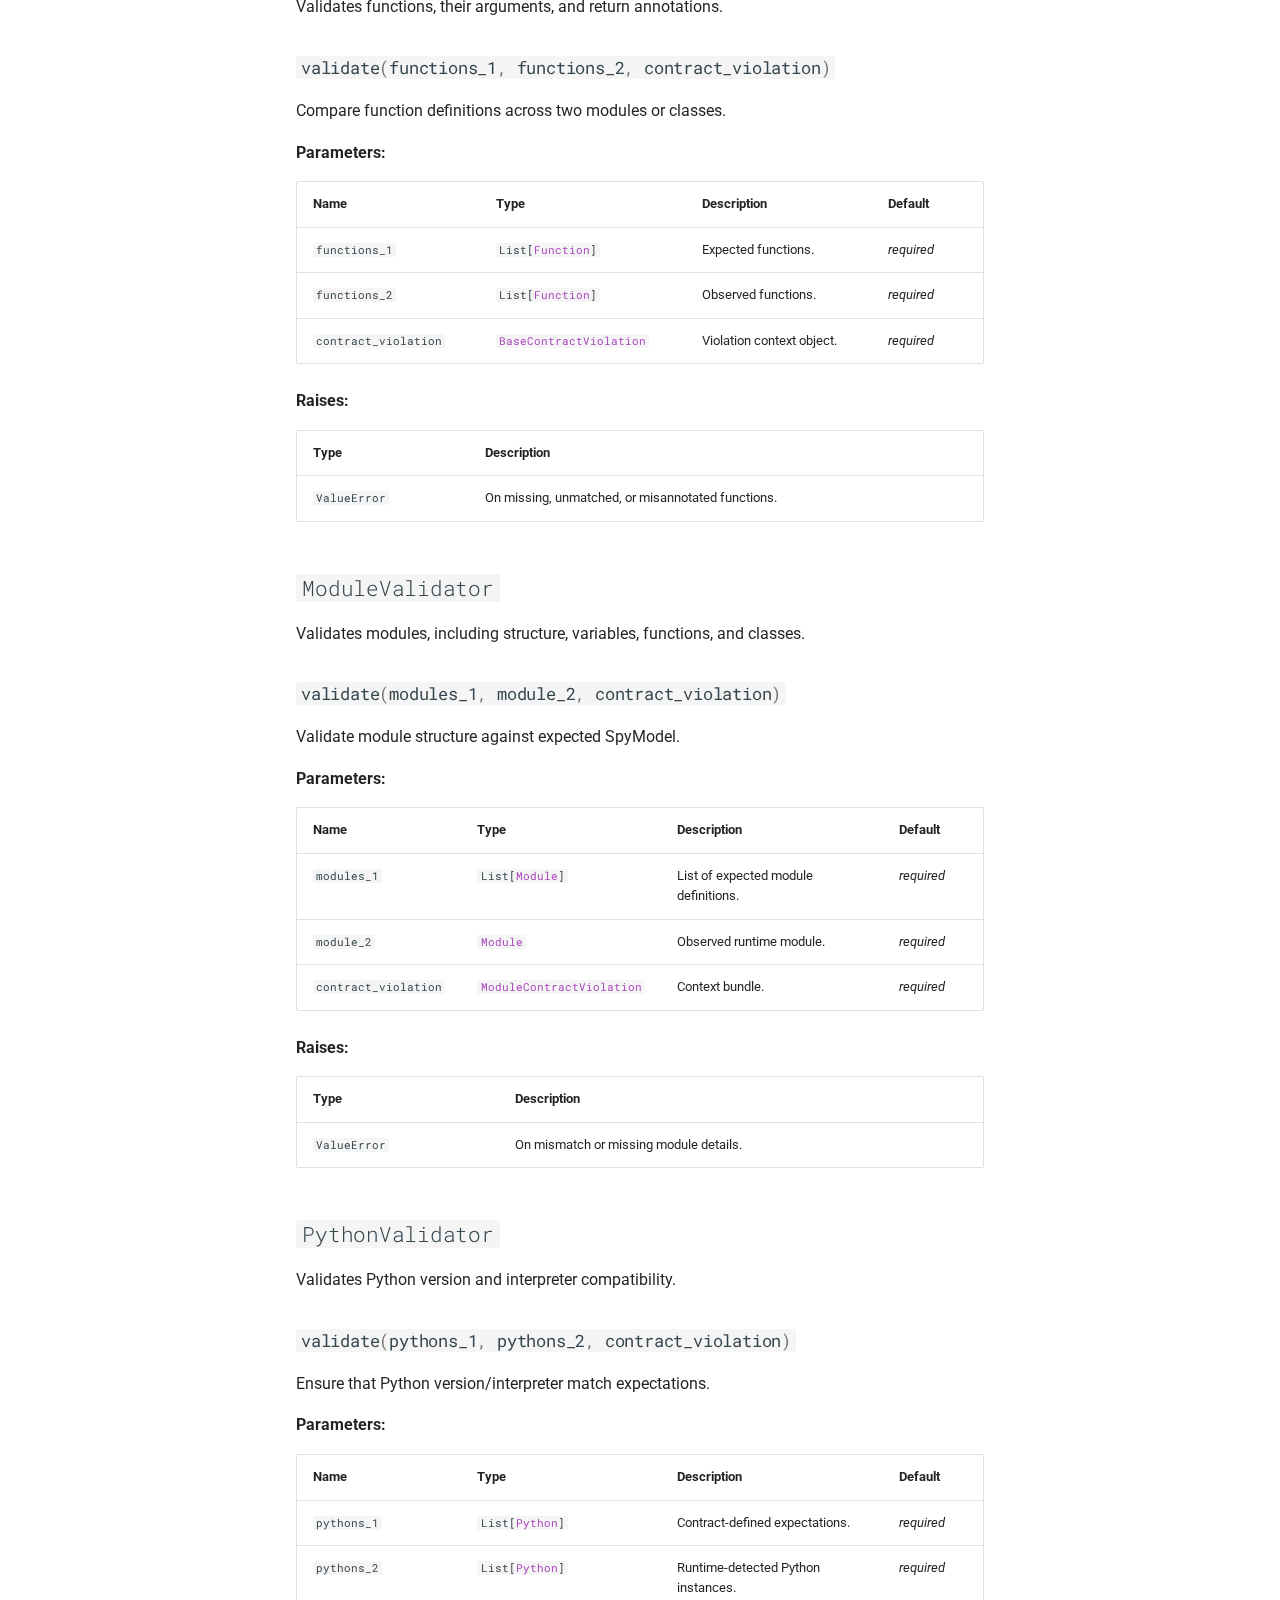
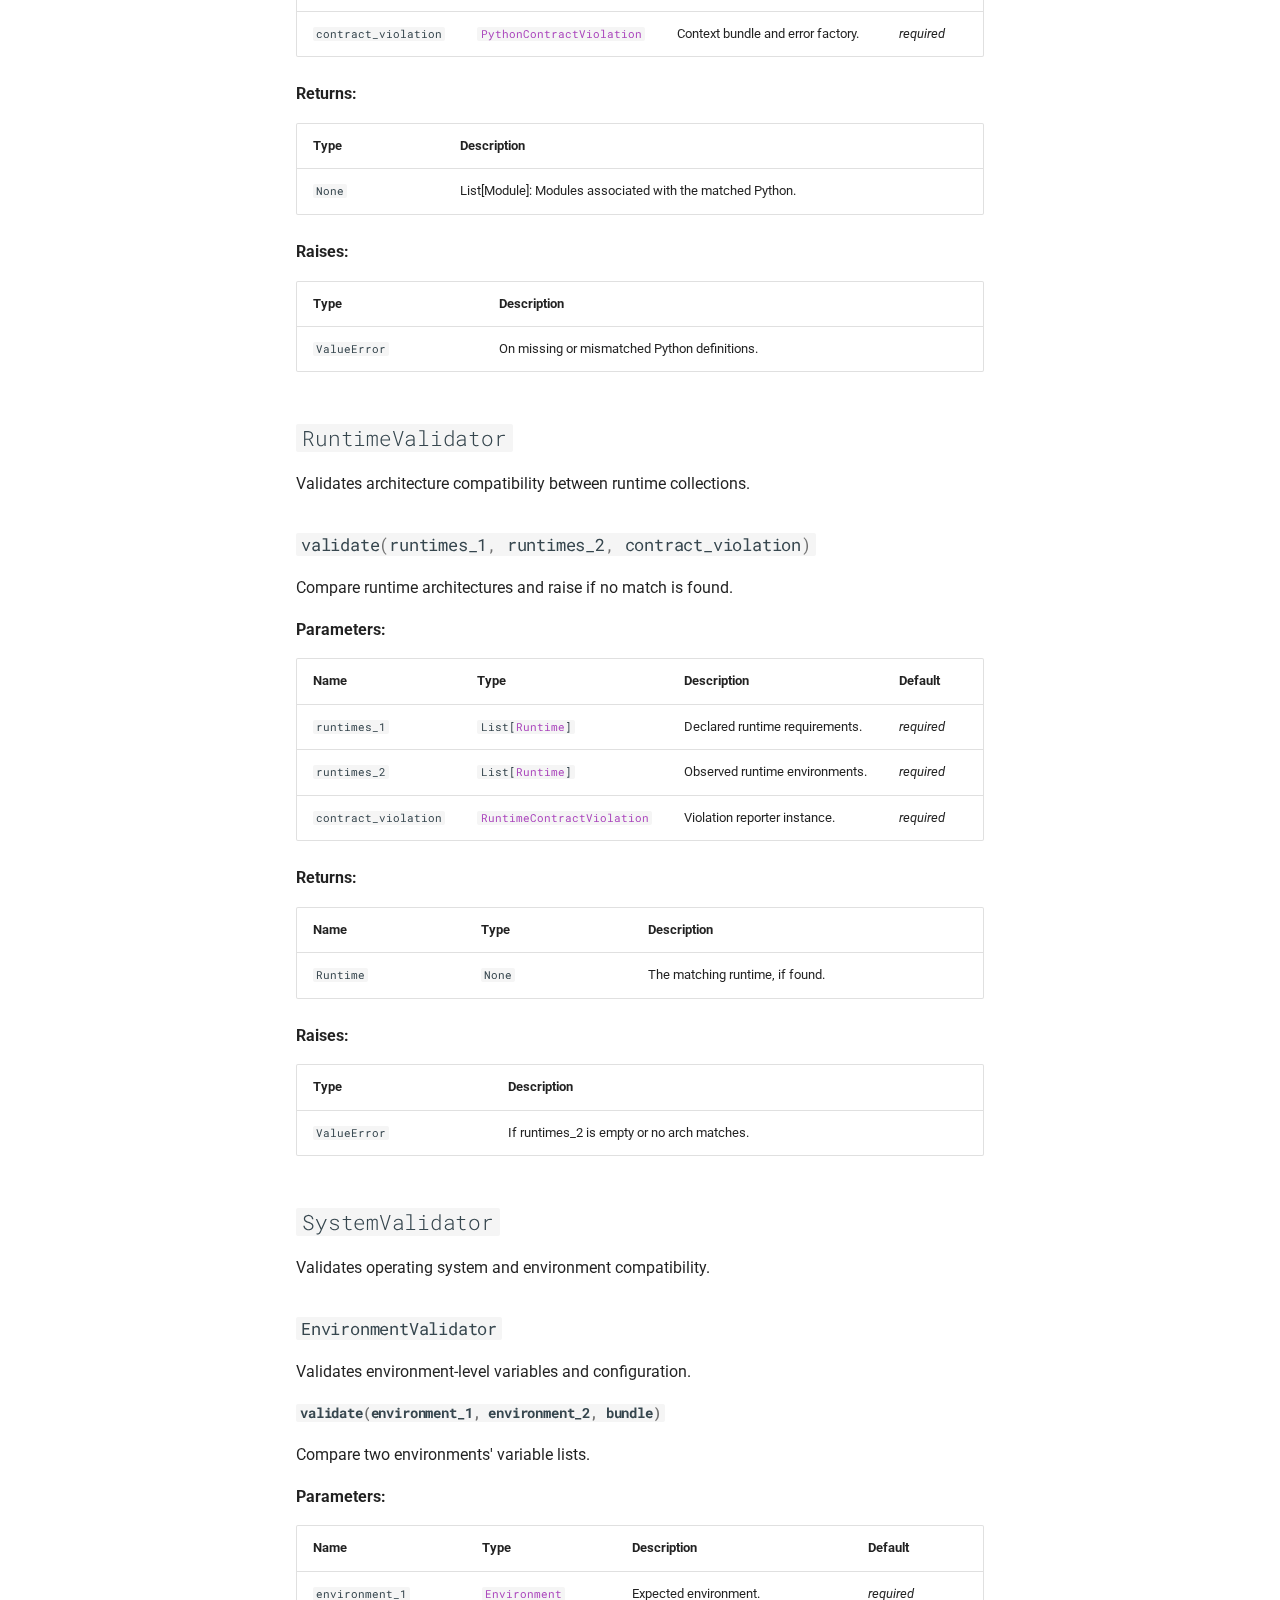
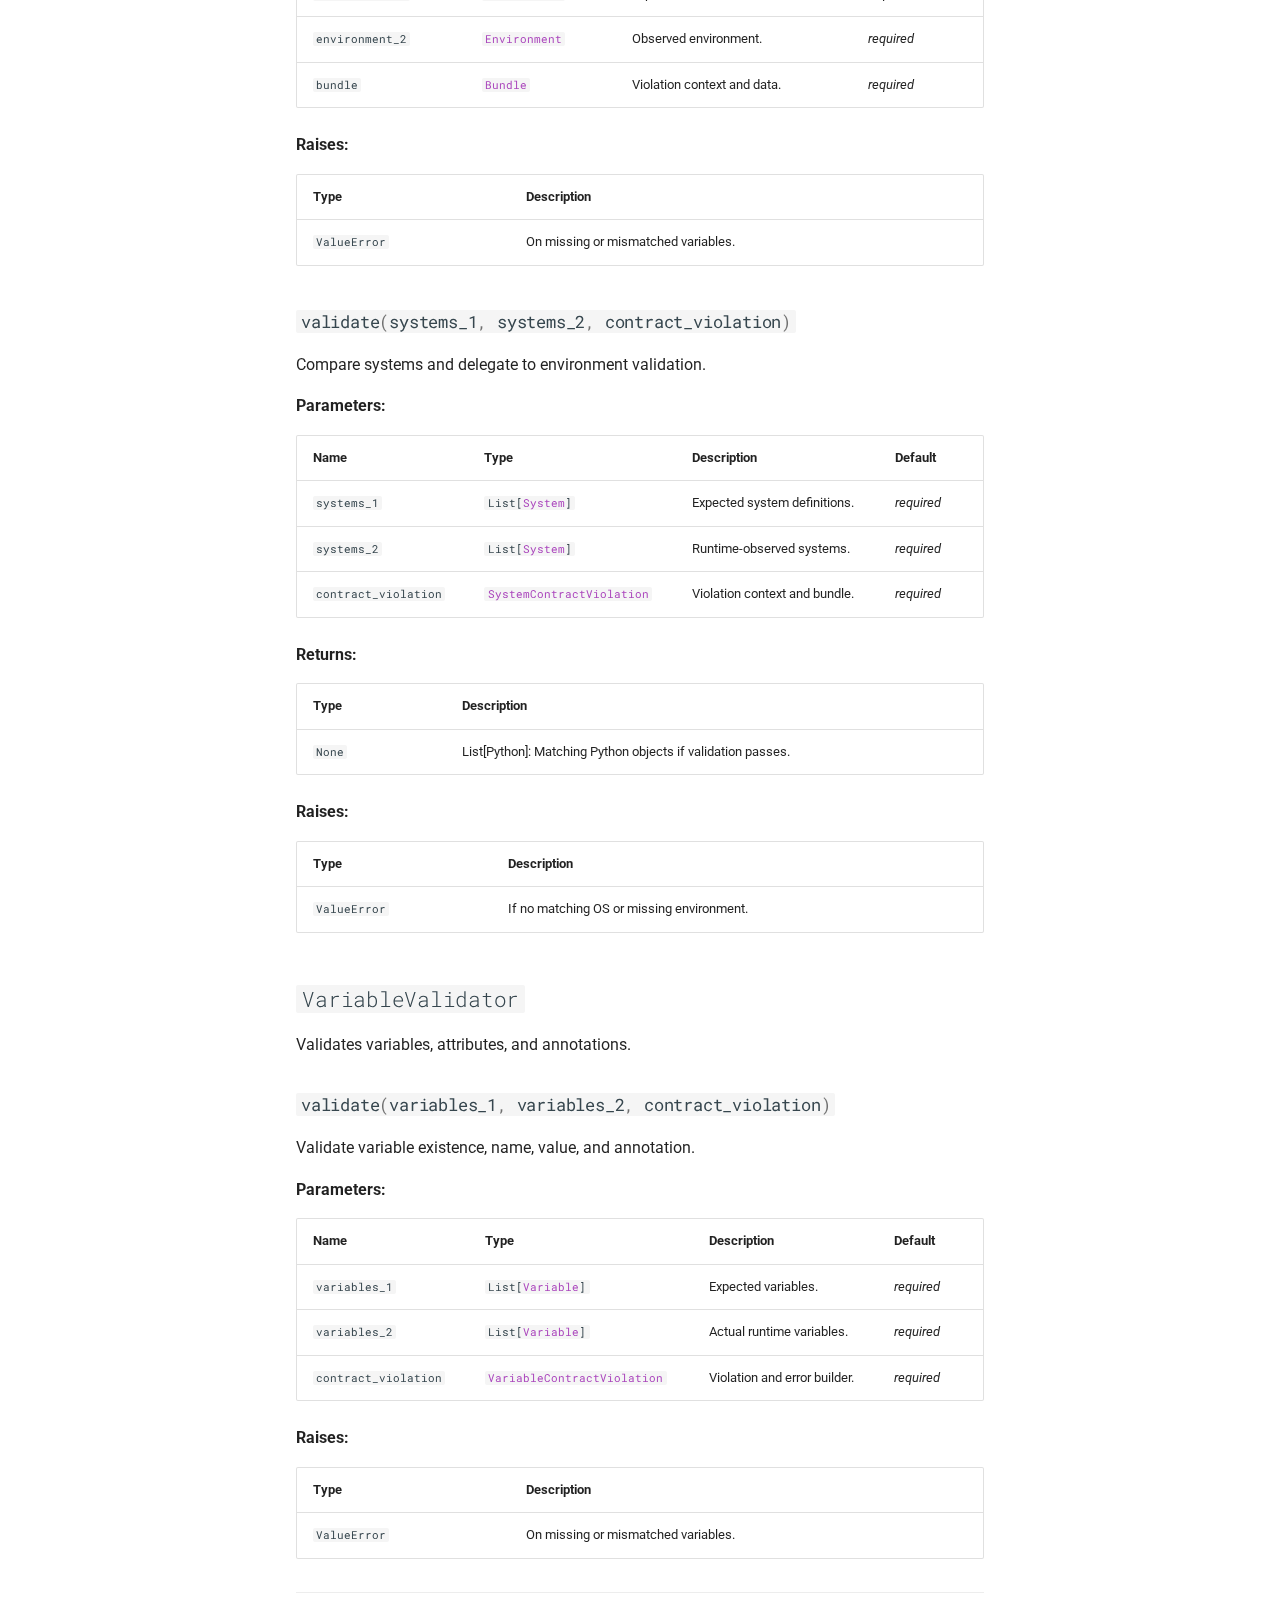
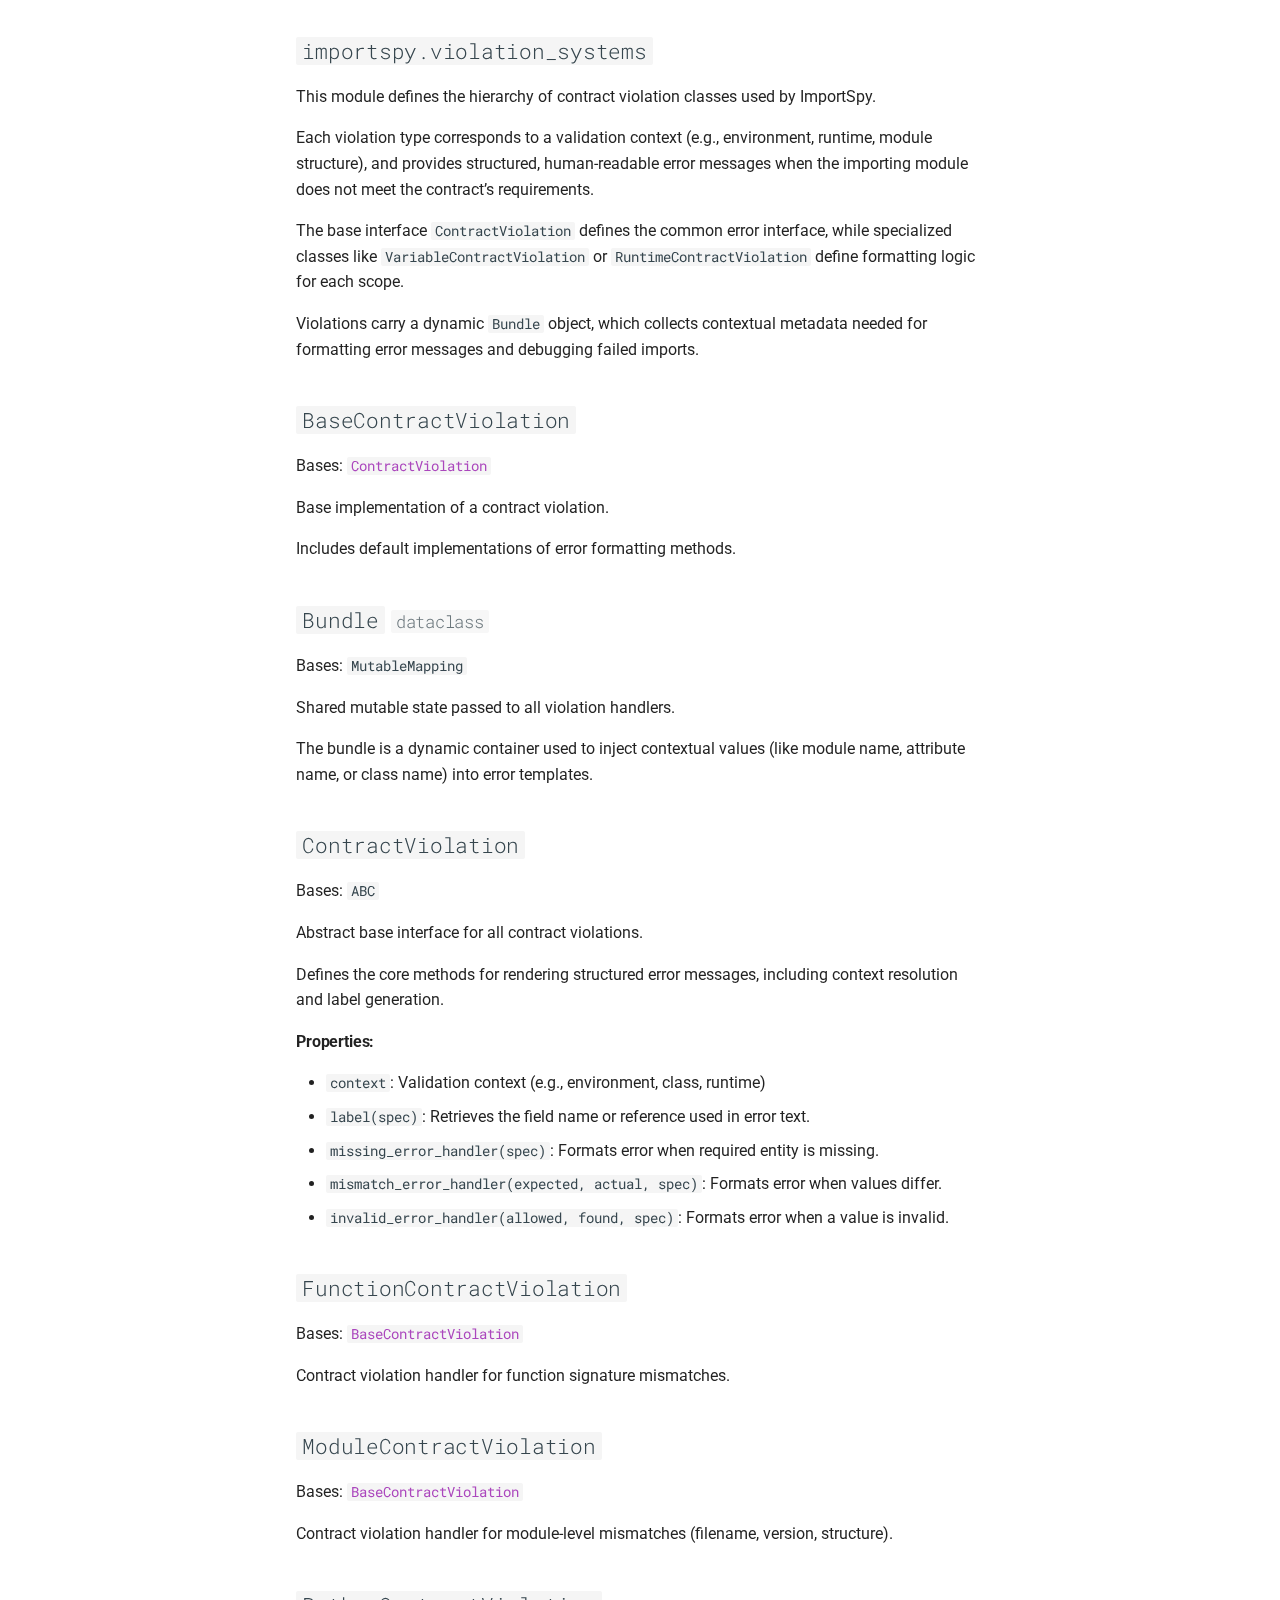
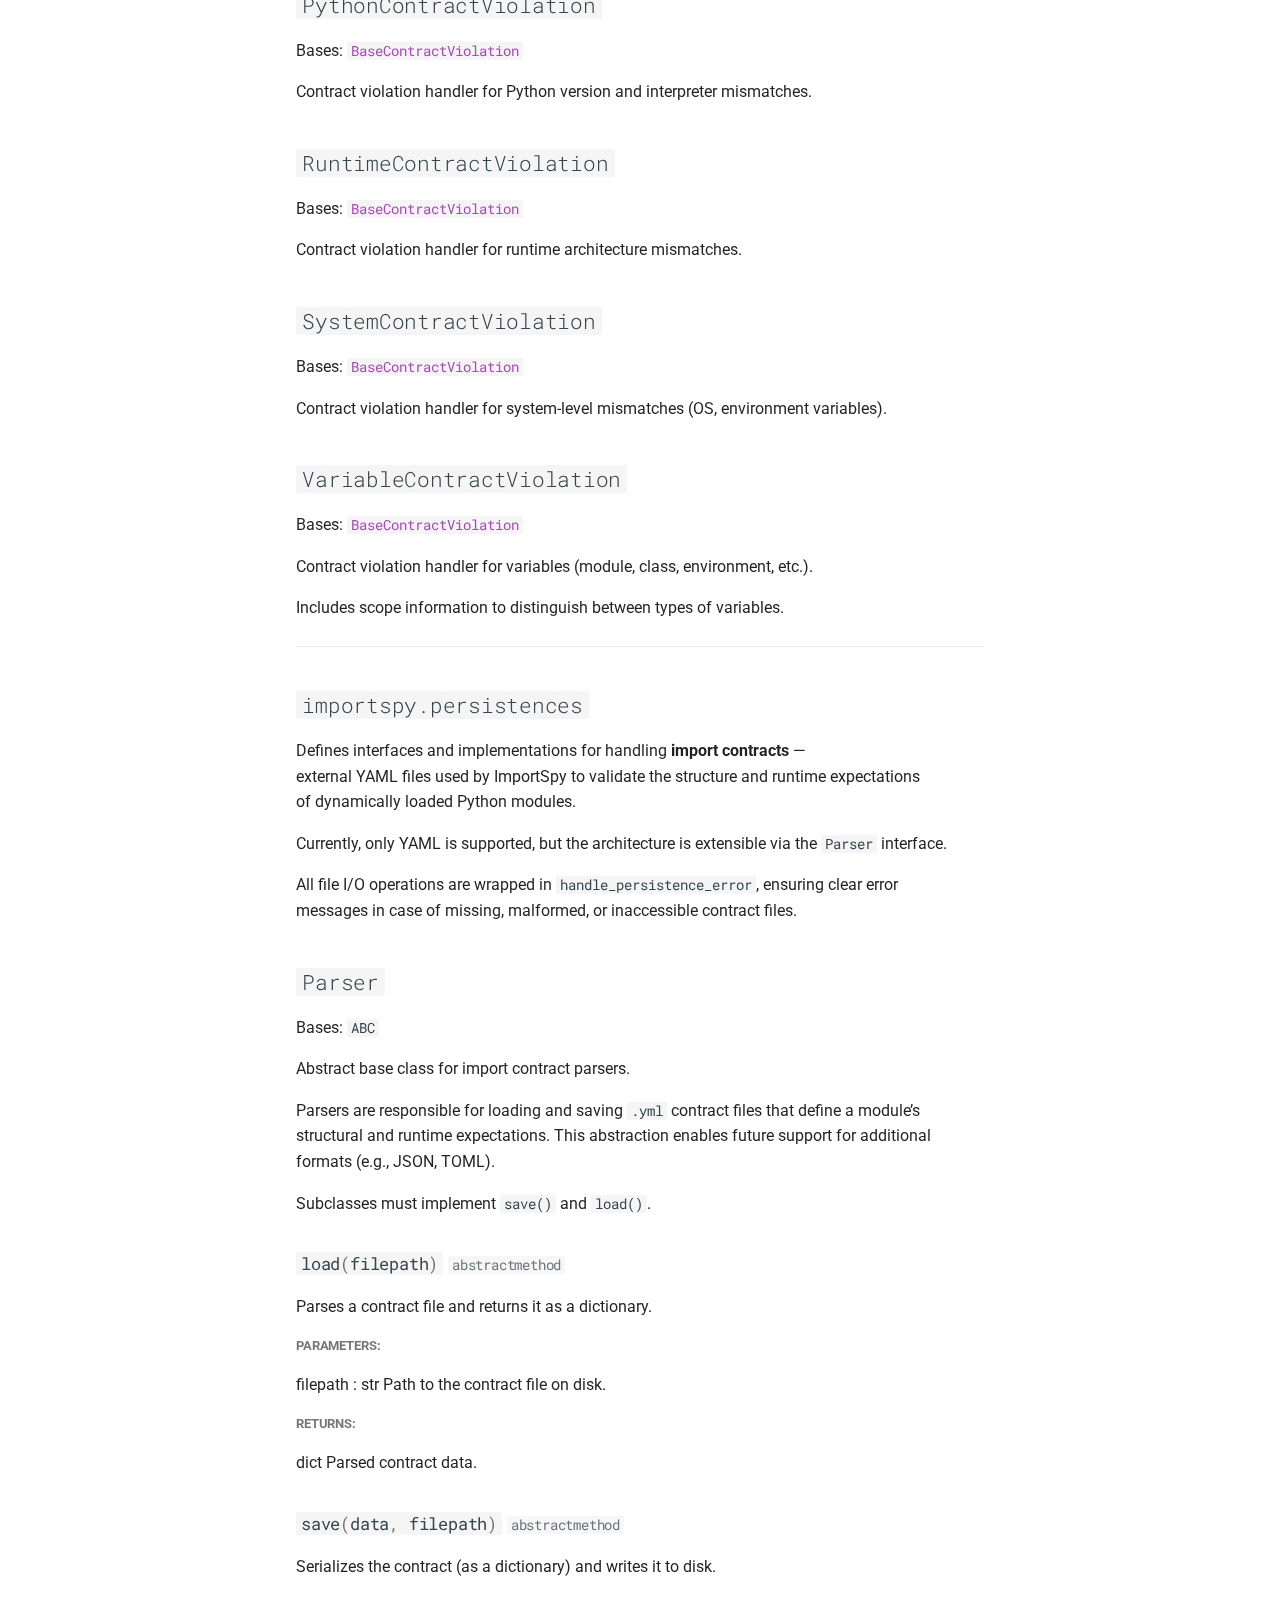
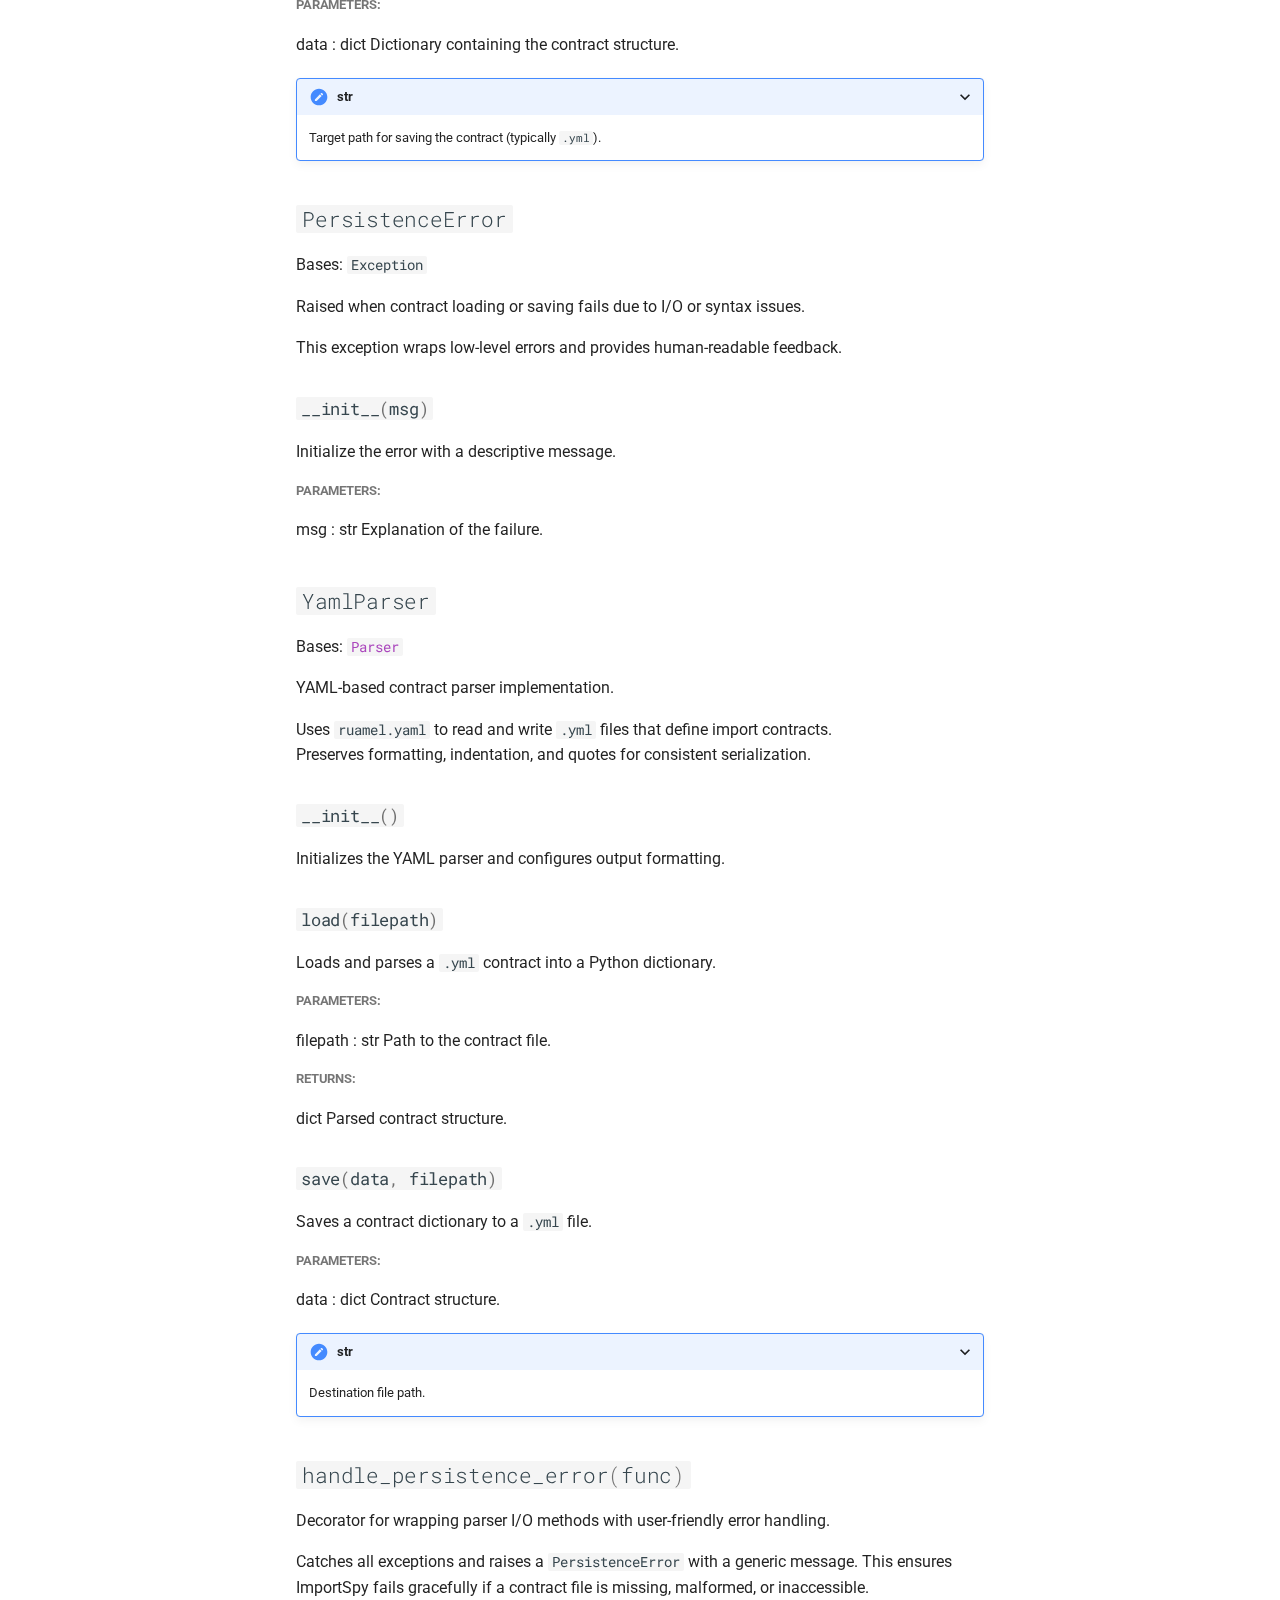
<file: api-reference/index.html>
<!doctype html>
<html lang="en" class="no-js">
  <head>
    
      <meta charset="utf-8">
      <meta name="viewport" content="width=device-width,initial-scale=1">
      
      
      
        <link rel="canonical" href="https://atellaluca.github.io/ImportSpy/api-reference/">
      
      
        <link rel="prev" href="../use_cases/">
      
      
      
      <link rel="icon" href="../assets/favicon.ico">
      <meta name="generator" content="mkdocs-1.6.1, mkdocs-material-9.6.16">
    
    
      
        <title>API Reference - ImportSpy</title>
      
    
    
      <link rel="stylesheet" href="../assets/stylesheets/main.7e37652d.min.css">
      
        
        <link rel="stylesheet" href="../assets/stylesheets/palette.06af60db.min.css">
      
      


    
    
      
    
    
      
        
        
        <link rel="preconnect" href="https://fonts.gstatic.com" crossorigin>
        <link rel="stylesheet" href="https://fonts.googleapis.com/css?family=Roboto:300,300i,400,400i,700,700i%7CRoboto+Mono:400,400i,700,700i&display=fallback">
        <style>:root{--md-text-font:"Roboto";--md-code-font:"Roboto Mono"}</style>
      
    
    
      <link rel="stylesheet" href="../assets/_mkdocstrings.css">
    
    <script>__md_scope=new URL("..",location),__md_hash=e=>[...e].reduce(((e,_)=>(e<<5)-e+_.charCodeAt(0)),0),__md_get=(e,_=localStorage,t=__md_scope)=>JSON.parse(_.getItem(t.pathname+"."+e)),__md_set=(e,_,t=localStorage,a=__md_scope)=>{try{t.setItem(a.pathname+"."+e,JSON.stringify(_))}catch(e){}}</script>
    
      

    
    
    
  </head>
  
  
    
    
      
    
    
    
    
    <body dir="ltr" data-md-color-scheme="default" data-md-color-primary="purple" data-md-color-accent="light-blue">
  
    
    <input class="md-toggle" data-md-toggle="drawer" type="checkbox" id="__drawer" autocomplete="off">
    <input class="md-toggle" data-md-toggle="search" type="checkbox" id="__search" autocomplete="off">
    <label class="md-overlay" for="__drawer"></label>
    <div data-md-component="skip">
      
        
        <a href="#api-reference" class="md-skip">
          Skip to content
        </a>
      
    </div>
    <div data-md-component="announce">
      
    </div>
    
    
      

<header class="md-header" data-md-component="header">
  <nav class="md-header__inner md-grid" aria-label="Header">
    <a href=".." title="ImportSpy" class="md-header__button md-logo" aria-label="ImportSpy" data-md-component="logo">
      
  <img src="../assets/importspy-logo.png" alt="logo">

    </a>
    <label class="md-header__button md-icon" for="__drawer">
      
      <svg xmlns="http://www.w3.org/2000/svg" viewBox="0 0 24 24"><path d="M3 6h18v2H3zm0 5h18v2H3zm0 5h18v2H3z"/></svg>
    </label>
    <div class="md-header__title" data-md-component="header-title">
      <div class="md-header__ellipsis">
        <div class="md-header__topic">
          <span class="md-ellipsis">
            ImportSpy
          </span>
        </div>
        <div class="md-header__topic" data-md-component="header-topic">
          <span class="md-ellipsis">
            
              API Reference
            
          </span>
        </div>
      </div>
    </div>
    
      
        <form class="md-header__option" data-md-component="palette">
  
    
    
    
    <input class="md-option" data-md-color-media="" data-md-color-scheme="default" data-md-color-primary="purple" data-md-color-accent="light-blue"  aria-hidden="true"  type="radio" name="__palette" id="__palette_0">
    
  
</form>
      
    
    
      <script>var palette=__md_get("__palette");if(palette&&palette.color){if("(prefers-color-scheme)"===palette.color.media){var media=matchMedia("(prefers-color-scheme: light)"),input=document.querySelector(media.matches?"[data-md-color-media='(prefers-color-scheme: light)']":"[data-md-color-media='(prefers-color-scheme: dark)']");palette.color.media=input.getAttribute("data-md-color-media"),palette.color.scheme=input.getAttribute("data-md-color-scheme"),palette.color.primary=input.getAttribute("data-md-color-primary"),palette.color.accent=input.getAttribute("data-md-color-accent")}for(var[key,value]of Object.entries(palette.color))document.body.setAttribute("data-md-color-"+key,value)}</script>
    
    
    
      
      
        <label class="md-header__button md-icon" for="__search">
          
          <svg xmlns="http://www.w3.org/2000/svg" viewBox="0 0 24 24"><path d="M9.5 3A6.5 6.5 0 0 1 16 9.5c0 1.61-.59 3.09-1.56 4.23l.27.27h.79l5 5-1.5 1.5-5-5v-.79l-.27-.27A6.52 6.52 0 0 1 9.5 16 6.5 6.5 0 0 1 3 9.5 6.5 6.5 0 0 1 9.5 3m0 2C7 5 5 7 5 9.5S7 14 9.5 14 14 12 14 9.5 12 5 9.5 5"/></svg>
        </label>
        <div class="md-search" data-md-component="search" role="dialog">
  <label class="md-search__overlay" for="__search"></label>
  <div class="md-search__inner" role="search">
    <form class="md-search__form" name="search">
      <input type="text" class="md-search__input" name="query" aria-label="Search" placeholder="Search" autocapitalize="off" autocorrect="off" autocomplete="off" spellcheck="false" data-md-component="search-query" required>
      <label class="md-search__icon md-icon" for="__search">
        
        <svg xmlns="http://www.w3.org/2000/svg" viewBox="0 0 24 24"><path d="M9.5 3A6.5 6.5 0 0 1 16 9.5c0 1.61-.59 3.09-1.56 4.23l.27.27h.79l5 5-1.5 1.5-5-5v-.79l-.27-.27A6.52 6.52 0 0 1 9.5 16 6.5 6.5 0 0 1 3 9.5 6.5 6.5 0 0 1 9.5 3m0 2C7 5 5 7 5 9.5S7 14 9.5 14 14 12 14 9.5 12 5 9.5 5"/></svg>
        
        <svg xmlns="http://www.w3.org/2000/svg" viewBox="0 0 24 24"><path d="M20 11v2H8l5.5 5.5-1.42 1.42L4.16 12l7.92-7.92L13.5 5.5 8 11z"/></svg>
      </label>
      <nav class="md-search__options" aria-label="Search">
        
        <button type="reset" class="md-search__icon md-icon" title="Clear" aria-label="Clear" tabindex="-1">
          
          <svg xmlns="http://www.w3.org/2000/svg" viewBox="0 0 24 24"><path d="M19 6.41 17.59 5 12 10.59 6.41 5 5 6.41 10.59 12 5 17.59 6.41 19 12 13.41 17.59 19 19 17.59 13.41 12z"/></svg>
        </button>
      </nav>
      
    </form>
    <div class="md-search__output">
      <div class="md-search__scrollwrap" tabindex="0" data-md-scrollfix>
        <div class="md-search-result" data-md-component="search-result">
          <div class="md-search-result__meta">
            Initializing search
          </div>
          <ol class="md-search-result__list" role="presentation"></ol>
        </div>
      </div>
    </div>
  </div>
</div>
      
    
    
      <div class="md-header__source">
        <a href="https://github.com/atellaluca/importspy" title="Go to repository" class="md-source" data-md-component="source">
  <div class="md-source__icon md-icon">
    
    <svg xmlns="http://www.w3.org/2000/svg" viewBox="0 0 448 512"><!--! Font Awesome Free 7.0.0 by @fontawesome - https://fontawesome.com License - https://fontawesome.com/license/free (Icons: CC BY 4.0, Fonts: SIL OFL 1.1, Code: MIT License) Copyright 2025 Fonticons, Inc.--><path fill="currentColor" d="M439.6 236.1 244 40.5c-5.4-5.5-12.8-8.5-20.4-8.5s-15 3-20.4 8.4L162.5 81l51.5 51.5c27.1-9.1 52.7 16.8 43.4 43.7l49.7 49.7c34.2-11.8 61.2 31 35.5 56.7-26.5 26.5-70.2-2.9-56-37.3L240.3 199v121.9c25.3 12.5 22.3 41.8 9.1 55-6.4 6.4-15.2 10.1-24.3 10.1s-17.8-3.6-24.3-10.1c-17.6-17.6-11.1-46.9 11.2-56v-123c-20.8-8.5-24.6-30.7-18.6-45L142.6 101 8.5 235.1C3 240.6 0 247.9 0 255.5s3 15 8.5 20.4l195.6 195.7c5.4 5.4 12.7 8.4 20.4 8.4s15-3 20.4-8.4l194.7-194.7c5.4-5.4 8.4-12.8 8.4-20.4s-3-15-8.4-20.4"/></svg>
  </div>
  <div class="md-source__repository">
    importspy/importspy
  </div>
</a>
      </div>
    
  </nav>
  
</header>
    
    <div class="md-container" data-md-component="container">
      
      
        
          
            
<nav class="md-tabs" aria-label="Tabs" data-md-component="tabs">
  <div class="md-grid">
    <ul class="md-tabs__list">
      
        
  
  
  
  
    <li class="md-tabs__item">
      <a href=".." class="md-tabs__link">
        
  
  
    
  
  Home

      </a>
    </li>
  

      
        
  
  
  
  
    
    
      <li class="md-tabs__item">
        <a href="../intro/overview/" class="md-tabs__link">
          
  
  
  Introduction

        </a>
      </li>
    
  

      
        
  
  
  
  
    
    
      <li class="md-tabs__item">
        <a href="../modes/embedded/" class="md-tabs__link">
          
  
  
  Operating Modes

        </a>
      </li>
    
  

      
        
  
  
  
  
    
    
      <li class="md-tabs__item">
        <a href="../contracts/syntax/" class="md-tabs__link">
          
  
  
  YAML Contracts

        </a>
      </li>
    
  

      
        
  
  
  
  
    
    
      <li class="md-tabs__item">
        <a href="../advanced/spymodel/" class="md-tabs__link">
          
  
  
  Advanced Usage

        </a>
      </li>
    
  

      
        
  
  
  
  
    <li class="md-tabs__item">
      <a href="../errors/contract-violations/" class="md-tabs__link">
        
  
  
    
  
  Validation & Errors

      </a>
    </li>
  

      
        
  
  
  
  
    <li class="md-tabs__item">
      <a href="../use_cases/" class="md-tabs__link">
        
  
  
    
  
  Use Cases

      </a>
    </li>
  

      
        
  
  
  
    
  
  
    <li class="md-tabs__item md-tabs__item--active">
      <a href="./" class="md-tabs__link">
        
  
  
    
  
  API Reference

      </a>
    </li>
  

      
    </ul>
  </div>
</nav>
          
        
      
      <main class="md-main" data-md-component="main">
        <div class="md-main__inner md-grid">
          
            
              
              <div class="md-sidebar md-sidebar--primary" data-md-component="sidebar" data-md-type="navigation" >
                <div class="md-sidebar__scrollwrap">
                  <div class="md-sidebar__inner">
                    


  


<nav class="md-nav md-nav--primary md-nav--lifted" aria-label="Navigation" data-md-level="0">
  <label class="md-nav__title" for="__drawer">
    <a href=".." title="ImportSpy" class="md-nav__button md-logo" aria-label="ImportSpy" data-md-component="logo">
      
  <img src="../assets/importspy-logo.png" alt="logo">

    </a>
    ImportSpy
  </label>
  
    <div class="md-nav__source">
      <a href="https://github.com/atellaluca/importspy" title="Go to repository" class="md-source" data-md-component="source">
  <div class="md-source__icon md-icon">
    
    <svg xmlns="http://www.w3.org/2000/svg" viewBox="0 0 448 512"><!--! Font Awesome Free 7.0.0 by @fontawesome - https://fontawesome.com License - https://fontawesome.com/license/free (Icons: CC BY 4.0, Fonts: SIL OFL 1.1, Code: MIT License) Copyright 2025 Fonticons, Inc.--><path fill="currentColor" d="M439.6 236.1 244 40.5c-5.4-5.5-12.8-8.5-20.4-8.5s-15 3-20.4 8.4L162.5 81l51.5 51.5c27.1-9.1 52.7 16.8 43.4 43.7l49.7 49.7c34.2-11.8 61.2 31 35.5 56.7-26.5 26.5-70.2-2.9-56-37.3L240.3 199v121.9c25.3 12.5 22.3 41.8 9.1 55-6.4 6.4-15.2 10.1-24.3 10.1s-17.8-3.6-24.3-10.1c-17.6-17.6-11.1-46.9 11.2-56v-123c-20.8-8.5-24.6-30.7-18.6-45L142.6 101 8.5 235.1C3 240.6 0 247.9 0 255.5s3 15 8.5 20.4l195.6 195.7c5.4 5.4 12.7 8.4 20.4 8.4s15-3 20.4-8.4l194.7-194.7c5.4-5.4 8.4-12.8 8.4-20.4s-3-15-8.4-20.4"/></svg>
  </div>
  <div class="md-source__repository">
    importspy/importspy
  </div>
</a>
    </div>
  
  <ul class="md-nav__list" data-md-scrollfix>
    
      
      
  
  
  
  
    <li class="md-nav__item">
      <a href=".." class="md-nav__link">
        
  
  
  <span class="md-ellipsis">
    Home
    
  </span>
  

      </a>
    </li>
  

    
      
      
  
  
  
  
    
    
    
    
      
      
    
    
    <li class="md-nav__item md-nav__item--nested">
      
        
        
        <input class="md-nav__toggle md-toggle " type="checkbox" id="__nav_2" >
        
          
          <label class="md-nav__link" for="__nav_2" id="__nav_2_label" tabindex="0">
            
  
  
  <span class="md-ellipsis">
    Introduction
    
  </span>
  

            <span class="md-nav__icon md-icon"></span>
          </label>
        
        <nav class="md-nav" data-md-level="1" aria-labelledby="__nav_2_label" aria-expanded="false">
          <label class="md-nav__title" for="__nav_2">
            <span class="md-nav__icon md-icon"></span>
            Introduction
          </label>
          <ul class="md-nav__list" data-md-scrollfix>
            
              
                
  
  
  
  
    <li class="md-nav__item">
      <a href="../intro/overview/" class="md-nav__link">
        
  
  
  <span class="md-ellipsis">
    What is ImportSpy
    
  </span>
  

      </a>
    </li>
  

              
            
              
                
  
  
  
  
    <li class="md-nav__item">
      <a href="../intro/install/" class="md-nav__link">
        
  
  
  <span class="md-ellipsis">
    Installation
    
  </span>
  

      </a>
    </li>
  

              
            
              
                
  
  
  
  
    <li class="md-nav__item">
      <a href="../intro/quickstart/" class="md-nav__link">
        
  
  
  <span class="md-ellipsis">
    Quickstart
    
  </span>
  

      </a>
    </li>
  

              
            
          </ul>
        </nav>
      
    </li>
  

    
      
      
  
  
  
  
    
    
    
    
      
      
    
    
    <li class="md-nav__item md-nav__item--nested">
      
        
        
        <input class="md-nav__toggle md-toggle " type="checkbox" id="__nav_3" >
        
          
          <label class="md-nav__link" for="__nav_3" id="__nav_3_label" tabindex="0">
            
  
  
  <span class="md-ellipsis">
    Operating Modes
    
  </span>
  

            <span class="md-nav__icon md-icon"></span>
          </label>
        
        <nav class="md-nav" data-md-level="1" aria-labelledby="__nav_3_label" aria-expanded="false">
          <label class="md-nav__title" for="__nav_3">
            <span class="md-nav__icon md-icon"></span>
            Operating Modes
          </label>
          <ul class="md-nav__list" data-md-scrollfix>
            
              
                
  
  
  
  
    <li class="md-nav__item">
      <a href="../modes/embedded/" class="md-nav__link">
        
  
  
  <span class="md-ellipsis">
    Embedded Mode
    
  </span>
  

      </a>
    </li>
  

              
            
              
                
  
  
  
  
    <li class="md-nav__item">
      <a href="../modes/cli/" class="md-nav__link">
        
  
  
  <span class="md-ellipsis">
    CLI Mode
    
  </span>
  

      </a>
    </li>
  

              
            
          </ul>
        </nav>
      
    </li>
  

    
      
      
  
  
  
  
    
    
    
    
      
      
    
    
    <li class="md-nav__item md-nav__item--nested">
      
        
        
        <input class="md-nav__toggle md-toggle " type="checkbox" id="__nav_4" >
        
          
          <label class="md-nav__link" for="__nav_4" id="__nav_4_label" tabindex="0">
            
  
  
  <span class="md-ellipsis">
    YAML Contracts
    
  </span>
  

            <span class="md-nav__icon md-icon"></span>
          </label>
        
        <nav class="md-nav" data-md-level="1" aria-labelledby="__nav_4_label" aria-expanded="false">
          <label class="md-nav__title" for="__nav_4">
            <span class="md-nav__icon md-icon"></span>
            YAML Contracts
          </label>
          <ul class="md-nav__list" data-md-scrollfix>
            
              
                
  
  
  
  
    <li class="md-nav__item">
      <a href="../contracts/syntax/" class="md-nav__link">
        
  
  
  <span class="md-ellipsis">
    Syntax
    
  </span>
  

      </a>
    </li>
  

              
            
              
                
  
  
  
  
    <li class="md-nav__item">
      <a href="../contracts/examples/" class="md-nav__link">
        
  
  
  <span class="md-ellipsis">
    Examples
    
  </span>
  

      </a>
    </li>
  

              
            
          </ul>
        </nav>
      
    </li>
  

    
      
      
  
  
  
  
    
    
    
    
      
      
    
    
    <li class="md-nav__item md-nav__item--nested">
      
        
        
        <input class="md-nav__toggle md-toggle " type="checkbox" id="__nav_5" >
        
          
          <label class="md-nav__link" for="__nav_5" id="__nav_5_label" tabindex="0">
            
  
  
  <span class="md-ellipsis">
    Advanced Usage
    
  </span>
  

            <span class="md-nav__icon md-icon"></span>
          </label>
        
        <nav class="md-nav" data-md-level="1" aria-labelledby="__nav_5_label" aria-expanded="false">
          <label class="md-nav__title" for="__nav_5">
            <span class="md-nav__icon md-icon"></span>
            Advanced Usage
          </label>
          <ul class="md-nav__list" data-md-scrollfix>
            
              
                
  
  
  
  
    <li class="md-nav__item">
      <a href="../advanced/spymodel/" class="md-nav__link">
        
  
  
  <span class="md-ellipsis">
    SpyModel Architecture
    
  </span>
  

      </a>
    </li>
  

              
            
              
                
  
  
  
  
    <li class="md-nav__item">
      <a href="../advanced/violations/" class="md-nav__link">
        
  
  
  <span class="md-ellipsis">
    Violation System
    
  </span>
  

      </a>
    </li>
  

              
            
          </ul>
        </nav>
      
    </li>
  

    
      
      
  
  
  
  
    <li class="md-nav__item">
      <a href="../errors/contract-violations/" class="md-nav__link">
        
  
  
  <span class="md-ellipsis">
    Validation & Errors
    
  </span>
  

      </a>
    </li>
  

    
      
      
  
  
  
  
    <li class="md-nav__item">
      <a href="../use_cases/" class="md-nav__link">
        
  
  
  <span class="md-ellipsis">
    Use Cases
    
  </span>
  

      </a>
    </li>
  

    
      
      
  
  
    
  
  
  
    <li class="md-nav__item md-nav__item--active">
      
      <input class="md-nav__toggle md-toggle" type="checkbox" id="__toc">
      
      
        
      
      
        <label class="md-nav__link md-nav__link--active" for="__toc">
          
  
  
  <span class="md-ellipsis">
    API Reference
    
  </span>
  

          <span class="md-nav__icon md-icon"></span>
        </label>
      
      <a href="./" class="md-nav__link md-nav__link--active">
        
  
  
  <span class="md-ellipsis">
    API Reference
    
  </span>
  

      </a>
      
        

<nav class="md-nav md-nav--secondary" aria-label="Table of contents">
  
  
  
    
  
  
    <label class="md-nav__title" for="__toc">
      <span class="md-nav__icon md-icon"></span>
      Table of contents
    </label>
    <ul class="md-nav__list" data-md-component="toc" data-md-scrollfix>
      
        <li class="md-nav__item">
  <a href="#importspys" class="md-nav__link">
    <span class="md-ellipsis">
      importspy.s
    </span>
  </a>
  
</li>
      
        <li class="md-nav__item">
  <a href="#importspy.s" class="md-nav__link">
    <span class="md-ellipsis">
      s
    </span>
  </a>
  
</li>
      
        <li class="md-nav__item">
  <a href="#importspy.s.Spy" class="md-nav__link">
    <span class="md-ellipsis">
      Spy
    </span>
  </a>
  
    <nav class="md-nav" aria-label="Spy">
      <ul class="md-nav__list">
        
          <li class="md-nav__item">
  <a href="#importspy.s.Spy--attributes" class="md-nav__link">
    <span class="md-ellipsis">
      Attributes:
    </span>
  </a>
  
</li>
        
          <li class="md-nav__item">
  <a href="#importspy.s.Spy.__init__" class="md-nav__link">
    <span class="md-ellipsis">
      __init__
    </span>
  </a>
  
</li>
        
          <li class="md-nav__item">
  <a href="#importspy.s.Spy.importspy" class="md-nav__link">
    <span class="md-ellipsis">
      importspy
    </span>
  </a>
  
    <nav class="md-nav" aria-label="importspy">
      <ul class="md-nav__list">
        
          <li class="md-nav__item">
  <a href="#importspy.s.Spy.importspy--parameters" class="md-nav__link">
    <span class="md-ellipsis">
      Parameters:
    </span>
  </a>
  
</li>
        
          <li class="md-nav__item">
  <a href="#importspy.s.Spy.importspy--returns" class="md-nav__link">
    <span class="md-ellipsis">
      Returns:
    </span>
  </a>
  
</li>
        
          <li class="md-nav__item">
  <a href="#importspy.s.Spy.importspy--raises" class="md-nav__link">
    <span class="md-ellipsis">
      Raises:
    </span>
  </a>
  
</li>
        
      </ul>
    </nav>
  
</li>
        
      </ul>
    </nav>
  
</li>
      
        <li class="md-nav__item">
  <a href="#importspymodels" class="md-nav__link">
    <span class="md-ellipsis">
      importspy.models
    </span>
  </a>
  
</li>
      
        <li class="md-nav__item">
  <a href="#importspy.models" class="md-nav__link">
    <span class="md-ellipsis">
      models
    </span>
  </a>
  
</li>
      
        <li class="md-nav__item">
  <a href="#importspy.models--modelspy" class="md-nav__link">
    <span class="md-ellipsis">
      models.py
    </span>
  </a>
  
</li>
      
        <li class="md-nav__item">
  <a href="#importspy.models.Argument" class="md-nav__link">
    <span class="md-ellipsis">
      Argument
    </span>
  </a>
  
</li>
      
        <li class="md-nav__item">
  <a href="#importspy.models.Attribute" class="md-nav__link">
    <span class="md-ellipsis">
      Attribute
    </span>
  </a>
  
</li>
      
        <li class="md-nav__item">
  <a href="#importspy.models.Class" class="md-nav__link">
    <span class="md-ellipsis">
      Class
    </span>
  </a>
  
</li>
      
        <li class="md-nav__item">
  <a href="#importspy.models.Environment" class="md-nav__link">
    <span class="md-ellipsis">
      Environment
    </span>
  </a>
  
</li>
      
        <li class="md-nav__item">
  <a href="#importspy.models.Error" class="md-nav__link">
    <span class="md-ellipsis">
      Error
    </span>
  </a>
  
</li>
      
        <li class="md-nav__item">
  <a href="#importspy.models.Function" class="md-nav__link">
    <span class="md-ellipsis">
      Function
    </span>
  </a>
  
</li>
      
        <li class="md-nav__item">
  <a href="#importspy.models.Module" class="md-nav__link">
    <span class="md-ellipsis">
      Module
    </span>
  </a>
  
</li>
      
        <li class="md-nav__item">
  <a href="#importspy.models.Python" class="md-nav__link">
    <span class="md-ellipsis">
      Python
    </span>
  </a>
  
</li>
      
        <li class="md-nav__item">
  <a href="#importspy.models.Runtime" class="md-nav__link">
    <span class="md-ellipsis">
      Runtime
    </span>
  </a>
  
</li>
      
        <li class="md-nav__item">
  <a href="#importspy.models.SpyModel" class="md-nav__link">
    <span class="md-ellipsis">
      SpyModel
    </span>
  </a>
  
    <nav class="md-nav" aria-label="SpyModel">
      <ul class="md-nav__list">
        
          <li class="md-nav__item">
  <a href="#importspy.models.SpyModel.from_module" class="md-nav__link">
    <span class="md-ellipsis">
      from_module
    </span>
  </a>
  
</li>
        
      </ul>
    </nav>
  
</li>
      
        <li class="md-nav__item">
  <a href="#importspy.models.System" class="md-nav__link">
    <span class="md-ellipsis">
      System
    </span>
  </a>
  
</li>
      
        <li class="md-nav__item">
  <a href="#importspy.models.Variable" class="md-nav__link">
    <span class="md-ellipsis">
      Variable
    </span>
  </a>
  
</li>
      
        <li class="md-nav__item">
  <a href="#importspyvalidators" class="md-nav__link">
    <span class="md-ellipsis">
      importspy.validators
    </span>
  </a>
  
</li>
      
        <li class="md-nav__item">
  <a href="#importspy.validators" class="md-nav__link">
    <span class="md-ellipsis">
      validators
    </span>
  </a>
  
</li>
      
        <li class="md-nav__item">
  <a href="#importspy.validators.ClassValidator" class="md-nav__link">
    <span class="md-ellipsis">
      ClassValidator
    </span>
  </a>
  
    <nav class="md-nav" aria-label="ClassValidator">
      <ul class="md-nav__list">
        
          <li class="md-nav__item">
  <a href="#importspy.validators.ClassValidator.validate" class="md-nav__link">
    <span class="md-ellipsis">
      validate
    </span>
  </a>
  
</li>
        
      </ul>
    </nav>
  
</li>
      
        <li class="md-nav__item">
  <a href="#importspy.validators.FunctionValidator" class="md-nav__link">
    <span class="md-ellipsis">
      FunctionValidator
    </span>
  </a>
  
    <nav class="md-nav" aria-label="FunctionValidator">
      <ul class="md-nav__list">
        
          <li class="md-nav__item">
  <a href="#importspy.validators.FunctionValidator.validate" class="md-nav__link">
    <span class="md-ellipsis">
      validate
    </span>
  </a>
  
</li>
        
      </ul>
    </nav>
  
</li>
      
        <li class="md-nav__item">
  <a href="#importspy.validators.ModuleValidator" class="md-nav__link">
    <span class="md-ellipsis">
      ModuleValidator
    </span>
  </a>
  
    <nav class="md-nav" aria-label="ModuleValidator">
      <ul class="md-nav__list">
        
          <li class="md-nav__item">
  <a href="#importspy.validators.ModuleValidator.validate" class="md-nav__link">
    <span class="md-ellipsis">
      validate
    </span>
  </a>
  
</li>
        
      </ul>
    </nav>
  
</li>
      
        <li class="md-nav__item">
  <a href="#importspy.validators.PythonValidator" class="md-nav__link">
    <span class="md-ellipsis">
      PythonValidator
    </span>
  </a>
  
    <nav class="md-nav" aria-label="PythonValidator">
      <ul class="md-nav__list">
        
          <li class="md-nav__item">
  <a href="#importspy.validators.PythonValidator.validate" class="md-nav__link">
    <span class="md-ellipsis">
      validate
    </span>
  </a>
  
</li>
        
      </ul>
    </nav>
  
</li>
      
        <li class="md-nav__item">
  <a href="#importspy.validators.RuntimeValidator" class="md-nav__link">
    <span class="md-ellipsis">
      RuntimeValidator
    </span>
  </a>
  
    <nav class="md-nav" aria-label="RuntimeValidator">
      <ul class="md-nav__list">
        
          <li class="md-nav__item">
  <a href="#importspy.validators.RuntimeValidator.validate" class="md-nav__link">
    <span class="md-ellipsis">
      validate
    </span>
  </a>
  
</li>
        
      </ul>
    </nav>
  
</li>
      
        <li class="md-nav__item">
  <a href="#importspy.validators.SystemValidator" class="md-nav__link">
    <span class="md-ellipsis">
      SystemValidator
    </span>
  </a>
  
    <nav class="md-nav" aria-label="SystemValidator">
      <ul class="md-nav__list">
        
          <li class="md-nav__item">
  <a href="#importspy.validators.SystemValidator.EnvironmentValidator" class="md-nav__link">
    <span class="md-ellipsis">
      EnvironmentValidator
    </span>
  </a>
  
    <nav class="md-nav" aria-label="EnvironmentValidator">
      <ul class="md-nav__list">
        
          <li class="md-nav__item">
  <a href="#importspy.validators.SystemValidator.EnvironmentValidator.validate" class="md-nav__link">
    <span class="md-ellipsis">
      validate
    </span>
  </a>
  
</li>
        
      </ul>
    </nav>
  
</li>
        
          <li class="md-nav__item">
  <a href="#importspy.validators.SystemValidator.validate" class="md-nav__link">
    <span class="md-ellipsis">
      validate
    </span>
  </a>
  
</li>
        
      </ul>
    </nav>
  
</li>
      
        <li class="md-nav__item">
  <a href="#importspy.validators.VariableValidator" class="md-nav__link">
    <span class="md-ellipsis">
      VariableValidator
    </span>
  </a>
  
    <nav class="md-nav" aria-label="VariableValidator">
      <ul class="md-nav__list">
        
          <li class="md-nav__item">
  <a href="#importspy.validators.VariableValidator.validate" class="md-nav__link">
    <span class="md-ellipsis">
      validate
    </span>
  </a>
  
</li>
        
      </ul>
    </nav>
  
</li>
      
        <li class="md-nav__item">
  <a href="#importspyviolation_systems" class="md-nav__link">
    <span class="md-ellipsis">
      importspy.violation_systems
    </span>
  </a>
  
</li>
      
        <li class="md-nav__item">
  <a href="#importspy.violation_systems" class="md-nav__link">
    <span class="md-ellipsis">
      violation_systems
    </span>
  </a>
  
</li>
      
        <li class="md-nav__item">
  <a href="#importspy.violation_systems.BaseContractViolation" class="md-nav__link">
    <span class="md-ellipsis">
      BaseContractViolation
    </span>
  </a>
  
</li>
      
        <li class="md-nav__item">
  <a href="#importspy.violation_systems.Bundle" class="md-nav__link">
    <span class="md-ellipsis">
      Bundle
    </span>
  </a>
  
</li>
      
        <li class="md-nav__item">
  <a href="#importspy.violation_systems.ContractViolation" class="md-nav__link">
    <span class="md-ellipsis">
      ContractViolation
    </span>
  </a>
  
    <nav class="md-nav" aria-label="ContractViolation">
      <ul class="md-nav__list">
        
          <li class="md-nav__item">
  <a href="#importspy.violation_systems.ContractViolation--properties" class="md-nav__link">
    <span class="md-ellipsis">
      Properties:
    </span>
  </a>
  
</li>
        
      </ul>
    </nav>
  
</li>
      
        <li class="md-nav__item">
  <a href="#importspy.violation_systems.FunctionContractViolation" class="md-nav__link">
    <span class="md-ellipsis">
      FunctionContractViolation
    </span>
  </a>
  
</li>
      
        <li class="md-nav__item">
  <a href="#importspy.violation_systems.ModuleContractViolation" class="md-nav__link">
    <span class="md-ellipsis">
      ModuleContractViolation
    </span>
  </a>
  
</li>
      
        <li class="md-nav__item">
  <a href="#importspy.violation_systems.PythonContractViolation" class="md-nav__link">
    <span class="md-ellipsis">
      PythonContractViolation
    </span>
  </a>
  
</li>
      
        <li class="md-nav__item">
  <a href="#importspy.violation_systems.RuntimeContractViolation" class="md-nav__link">
    <span class="md-ellipsis">
      RuntimeContractViolation
    </span>
  </a>
  
</li>
      
        <li class="md-nav__item">
  <a href="#importspy.violation_systems.SystemContractViolation" class="md-nav__link">
    <span class="md-ellipsis">
      SystemContractViolation
    </span>
  </a>
  
</li>
      
        <li class="md-nav__item">
  <a href="#importspy.violation_systems.VariableContractViolation" class="md-nav__link">
    <span class="md-ellipsis">
      VariableContractViolation
    </span>
  </a>
  
</li>
      
        <li class="md-nav__item">
  <a href="#importspypersistences" class="md-nav__link">
    <span class="md-ellipsis">
      importspy.persistences
    </span>
  </a>
  
</li>
      
        <li class="md-nav__item">
  <a href="#importspy.persistences" class="md-nav__link">
    <span class="md-ellipsis">
      persistences
    </span>
  </a>
  
</li>
      
        <li class="md-nav__item">
  <a href="#importspy.persistences.Parser" class="md-nav__link">
    <span class="md-ellipsis">
      Parser
    </span>
  </a>
  
    <nav class="md-nav" aria-label="Parser">
      <ul class="md-nav__list">
        
          <li class="md-nav__item">
  <a href="#importspy.persistences.Parser.load" class="md-nav__link">
    <span class="md-ellipsis">
      load
    </span>
  </a>
  
    <nav class="md-nav" aria-label="load">
      <ul class="md-nav__list">
        
          <li class="md-nav__item">
  <a href="#importspy.persistences.Parser.load--parameters" class="md-nav__link">
    <span class="md-ellipsis">
      Parameters:
    </span>
  </a>
  
</li>
        
          <li class="md-nav__item">
  <a href="#importspy.persistences.Parser.load--returns" class="md-nav__link">
    <span class="md-ellipsis">
      Returns:
    </span>
  </a>
  
</li>
        
      </ul>
    </nav>
  
</li>
        
          <li class="md-nav__item">
  <a href="#importspy.persistences.Parser.save" class="md-nav__link">
    <span class="md-ellipsis">
      save
    </span>
  </a>
  
    <nav class="md-nav" aria-label="save">
      <ul class="md-nav__list">
        
          <li class="md-nav__item">
  <a href="#importspy.persistences.Parser.save--parameters" class="md-nav__link">
    <span class="md-ellipsis">
      Parameters:
    </span>
  </a>
  
</li>
        
      </ul>
    </nav>
  
</li>
        
      </ul>
    </nav>
  
</li>
      
        <li class="md-nav__item">
  <a href="#importspy.persistences.PersistenceError" class="md-nav__link">
    <span class="md-ellipsis">
      PersistenceError
    </span>
  </a>
  
    <nav class="md-nav" aria-label="PersistenceError">
      <ul class="md-nav__list">
        
          <li class="md-nav__item">
  <a href="#importspy.persistences.PersistenceError.__init__" class="md-nav__link">
    <span class="md-ellipsis">
      __init__
    </span>
  </a>
  
    <nav class="md-nav" aria-label="__init__">
      <ul class="md-nav__list">
        
          <li class="md-nav__item">
  <a href="#importspy.persistences.PersistenceError.__init__--parameters" class="md-nav__link">
    <span class="md-ellipsis">
      Parameters:
    </span>
  </a>
  
</li>
        
      </ul>
    </nav>
  
</li>
        
      </ul>
    </nav>
  
</li>
      
        <li class="md-nav__item">
  <a href="#importspy.persistences.YamlParser" class="md-nav__link">
    <span class="md-ellipsis">
      YamlParser
    </span>
  </a>
  
    <nav class="md-nav" aria-label="YamlParser">
      <ul class="md-nav__list">
        
          <li class="md-nav__item">
  <a href="#importspy.persistences.YamlParser.__init__" class="md-nav__link">
    <span class="md-ellipsis">
      __init__
    </span>
  </a>
  
</li>
        
          <li class="md-nav__item">
  <a href="#importspy.persistences.YamlParser.load" class="md-nav__link">
    <span class="md-ellipsis">
      load
    </span>
  </a>
  
    <nav class="md-nav" aria-label="load">
      <ul class="md-nav__list">
        
          <li class="md-nav__item">
  <a href="#importspy.persistences.YamlParser.load--parameters" class="md-nav__link">
    <span class="md-ellipsis">
      Parameters:
    </span>
  </a>
  
</li>
        
          <li class="md-nav__item">
  <a href="#importspy.persistences.YamlParser.load--returns" class="md-nav__link">
    <span class="md-ellipsis">
      Returns:
    </span>
  </a>
  
</li>
        
      </ul>
    </nav>
  
</li>
        
          <li class="md-nav__item">
  <a href="#importspy.persistences.YamlParser.save" class="md-nav__link">
    <span class="md-ellipsis">
      save
    </span>
  </a>
  
    <nav class="md-nav" aria-label="save">
      <ul class="md-nav__list">
        
          <li class="md-nav__item">
  <a href="#importspy.persistences.YamlParser.save--parameters" class="md-nav__link">
    <span class="md-ellipsis">
      Parameters:
    </span>
  </a>
  
</li>
        
      </ul>
    </nav>
  
</li>
        
      </ul>
    </nav>
  
</li>
      
        <li class="md-nav__item">
  <a href="#importspy.persistences.handle_persistence_error" class="md-nav__link">
    <span class="md-ellipsis">
      handle_persistence_error
    </span>
  </a>
  
    <nav class="md-nav" aria-label="handle_persistence_error">
      <ul class="md-nav__list">
        
          <li class="md-nav__item">
  <a href="#importspy.persistences.handle_persistence_error--parameters" class="md-nav__link">
    <span class="md-ellipsis">
      Parameters:
    </span>
  </a>
  
</li>
        
          <li class="md-nav__item">
  <a href="#importspy.persistences.handle_persistence_error--returns" class="md-nav__link">
    <span class="md-ellipsis">
      Returns:
    </span>
  </a>
  
</li>
        
      </ul>
    </nav>
  
</li>
      
        <li class="md-nav__item">
  <a href="#importspycli" class="md-nav__link">
    <span class="md-ellipsis">
      importspy.cli
    </span>
  </a>
  
</li>
      
        <li class="md-nav__item">
  <a href="#importspy.cli" class="md-nav__link">
    <span class="md-ellipsis">
      cli
    </span>
  </a>
  
</li>
      
        <li class="md-nav__item">
  <a href="#importspy.cli.handle_validation_error" class="md-nav__link">
    <span class="md-ellipsis">
      handle_validation_error
    </span>
  </a>
  
</li>
      
        <li class="md-nav__item">
  <a href="#importspy.cli.importspy" class="md-nav__link">
    <span class="md-ellipsis">
      importspy
    </span>
  </a>
  
</li>
      
        <li class="md-nav__item">
  <a href="#importspy.cli.main" class="md-nav__link">
    <span class="md-ellipsis">
      main
    </span>
  </a>
  
</li>
      
        <li class="md-nav__item">
  <a href="#importspy.cli.show_version" class="md-nav__link">
    <span class="md-ellipsis">
      show_version
    </span>
  </a>
  
</li>
      
        <li class="md-nav__item">
  <a href="#importspyconstants" class="md-nav__link">
    <span class="md-ellipsis">
      importspy.constants
    </span>
  </a>
  
</li>
      
        <li class="md-nav__item">
  <a href="#importspy.constants" class="md-nav__link">
    <span class="md-ellipsis">
      constants
    </span>
  </a>
  
</li>
      
        <li class="md-nav__item">
  <a href="#importspy.constants.Constants" class="md-nav__link">
    <span class="md-ellipsis">
      Constants
    </span>
  </a>
  
    <nav class="md-nav" aria-label="Constants">
      <ul class="md-nav__list">
        
          <li class="md-nav__item">
  <a href="#importspy.constants.Constants.SupportedAnnotations" class="md-nav__link">
    <span class="md-ellipsis">
      SupportedAnnotations
    </span>
  </a>
  
</li>
        
          <li class="md-nav__item">
  <a href="#importspy.constants.Constants.SupportedArchitectures" class="md-nav__link">
    <span class="md-ellipsis">
      SupportedArchitectures
    </span>
  </a>
  
</li>
        
          <li class="md-nav__item">
  <a href="#importspy.constants.Constants.SupportedClassAttributeTypes" class="md-nav__link">
    <span class="md-ellipsis">
      SupportedClassAttributeTypes
    </span>
  </a>
  
</li>
        
          <li class="md-nav__item">
  <a href="#importspy.constants.Constants.SupportedOS" class="md-nav__link">
    <span class="md-ellipsis">
      SupportedOS
    </span>
  </a>
  
</li>
        
          <li class="md-nav__item">
  <a href="#importspy.constants.Constants.SupportedPythonImplementations" class="md-nav__link">
    <span class="md-ellipsis">
      SupportedPythonImplementations
    </span>
  </a>
  
</li>
        
      </ul>
    </nav>
  
</li>
      
        <li class="md-nav__item">
  <a href="#importspy.constants.Contexts" class="md-nav__link">
    <span class="md-ellipsis">
      Contexts
    </span>
  </a>
  
</li>
      
        <li class="md-nav__item">
  <a href="#importspy.constants.Errors" class="md-nav__link">
    <span class="md-ellipsis">
      Errors
    </span>
  </a>
  
    <nav class="md-nav" aria-label="Errors">
      <ul class="md-nav__list">
        
          <li class="md-nav__item">
  <a href="#importspy.constants.Errors.Category" class="md-nav__link">
    <span class="md-ellipsis">
      Category
    </span>
  </a>
  
</li>
        
      </ul>
    </nav>
  
</li>
      
        <li class="md-nav__item">
  <a href="#importspyconfig" class="md-nav__link">
    <span class="md-ellipsis">
      importspy.config
    </span>
  </a>
  
</li>
      
        <li class="md-nav__item">
  <a href="#importspy.config" class="md-nav__link">
    <span class="md-ellipsis">
      config
    </span>
  </a>
  
</li>
      
        <li class="md-nav__item">
  <a href="#importspy.config.Config" class="md-nav__link">
    <span class="md-ellipsis">
      Config
    </span>
  </a>
  
</li>
      
        <li class="md-nav__item">
  <a href="#importspylog_manager" class="md-nav__link">
    <span class="md-ellipsis">
      importspy.log_manager
    </span>
  </a>
  
</li>
      
        <li class="md-nav__item">
  <a href="#importspy.log_manager" class="md-nav__link">
    <span class="md-ellipsis">
      log_manager
    </span>
  </a>
  
</li>
      
        <li class="md-nav__item">
  <a href="#importspy.log_manager.CustomFormatter" class="md-nav__link">
    <span class="md-ellipsis">
      CustomFormatter
    </span>
  </a>
  
    <nav class="md-nav" aria-label="CustomFormatter">
      <ul class="md-nav__list">
        
          <li class="md-nav__item">
  <a href="#importspy.log_manager.CustomFormatter.__init__" class="md-nav__link">
    <span class="md-ellipsis">
      __init__
    </span>
  </a>
  
</li>
        
          <li class="md-nav__item">
  <a href="#importspy.log_manager.CustomFormatter.format" class="md-nav__link">
    <span class="md-ellipsis">
      format
    </span>
  </a>
  
</li>
        
      </ul>
    </nav>
  
</li>
      
        <li class="md-nav__item">
  <a href="#importspy.log_manager.LogManager" class="md-nav__link">
    <span class="md-ellipsis">
      LogManager
    </span>
  </a>
  
    <nav class="md-nav" aria-label="LogManager">
      <ul class="md-nav__list">
        
          <li class="md-nav__item">
  <a href="#importspy.log_manager.LogManager.__init__" class="md-nav__link">
    <span class="md-ellipsis">
      __init__
    </span>
  </a>
  
</li>
        
          <li class="md-nav__item">
  <a href="#importspy.log_manager.LogManager.configure" class="md-nav__link">
    <span class="md-ellipsis">
      configure
    </span>
  </a>
  
</li>
        
          <li class="md-nav__item">
  <a href="#importspy.log_manager.LogManager.get_logger" class="md-nav__link">
    <span class="md-ellipsis">
      get_logger
    </span>
  </a>
  
</li>
        
      </ul>
    </nav>
  
</li>
      
        <li class="md-nav__item">
  <a href="#importspyutilitiesmodule_util" class="md-nav__link">
    <span class="md-ellipsis">
      importspy.utilities.module_util
    </span>
  </a>
  
</li>
      
        <li class="md-nav__item">
  <a href="#importspy.utilities.module_util" class="md-nav__link">
    <span class="md-ellipsis">
      module_util
    </span>
  </a>
  
</li>
      
        <li class="md-nav__item">
  <a href="#importspy.utilities.module_util.ModuleUtil" class="md-nav__link">
    <span class="md-ellipsis">
      ModuleUtil
    </span>
  </a>
  
    <nav class="md-nav" aria-label="ModuleUtil">
      <ul class="md-nav__list">
        
          <li class="md-nav__item">
  <a href="#importspy.utilities.module_util.ModuleUtil.extract_annotation" class="md-nav__link">
    <span class="md-ellipsis">
      extract_annotation
    </span>
  </a>
  
</li>
        
          <li class="md-nav__item">
  <a href="#importspy.utilities.module_util.ModuleUtil.extract_attributes" class="md-nav__link">
    <span class="md-ellipsis">
      extract_attributes
    </span>
  </a>
  
</li>
        
          <li class="md-nav__item">
  <a href="#importspy.utilities.module_util.ModuleUtil.extract_classes" class="md-nav__link">
    <span class="md-ellipsis">
      extract_classes
    </span>
  </a>
  
</li>
        
          <li class="md-nav__item">
  <a href="#importspy.utilities.module_util.ModuleUtil.extract_functions" class="md-nav__link">
    <span class="md-ellipsis">
      extract_functions
    </span>
  </a>
  
</li>
        
          <li class="md-nav__item">
  <a href="#importspy.utilities.module_util.ModuleUtil.extract_methods" class="md-nav__link">
    <span class="md-ellipsis">
      extract_methods
    </span>
  </a>
  
</li>
        
          <li class="md-nav__item">
  <a href="#importspy.utilities.module_util.ModuleUtil.extract_superclasses" class="md-nav__link">
    <span class="md-ellipsis">
      extract_superclasses
    </span>
  </a>
  
</li>
        
          <li class="md-nav__item">
  <a href="#importspy.utilities.module_util.ModuleUtil.extract_variables" class="md-nav__link">
    <span class="md-ellipsis">
      extract_variables
    </span>
  </a>
  
</li>
        
          <li class="md-nav__item">
  <a href="#importspy.utilities.module_util.ModuleUtil.extract_version" class="md-nav__link">
    <span class="md-ellipsis">
      extract_version
    </span>
  </a>
  
</li>
        
          <li class="md-nav__item">
  <a href="#importspy.utilities.module_util.ModuleUtil.get_info_module" class="md-nav__link">
    <span class="md-ellipsis">
      get_info_module
    </span>
  </a>
  
</li>
        
          <li class="md-nav__item">
  <a href="#importspy.utilities.module_util.ModuleUtil.inspect_module" class="md-nav__link">
    <span class="md-ellipsis">
      inspect_module
    </span>
  </a>
  
</li>
        
          <li class="md-nav__item">
  <a href="#importspy.utilities.module_util.ModuleUtil.load_module" class="md-nav__link">
    <span class="md-ellipsis">
      load_module
    </span>
  </a>
  
</li>
        
          <li class="md-nav__item">
  <a href="#importspy.utilities.module_util.ModuleUtil.unload_module" class="md-nav__link">
    <span class="md-ellipsis">
      unload_module
    </span>
  </a>
  
</li>
        
      </ul>
    </nav>
  
</li>
      
        <li class="md-nav__item">
  <a href="#importspyutilitiesruntime_util" class="md-nav__link">
    <span class="md-ellipsis">
      importspy.utilities.runtime_util
    </span>
  </a>
  
</li>
      
        <li class="md-nav__item">
  <a href="#importspy.utilities.runtime_util" class="md-nav__link">
    <span class="md-ellipsis">
      runtime_util
    </span>
  </a>
  
</li>
      
        <li class="md-nav__item">
  <a href="#importspy.utilities.runtime_util.RuntimeUtil" class="md-nav__link">
    <span class="md-ellipsis">
      RuntimeUtil
    </span>
  </a>
  
    <nav class="md-nav" aria-label="RuntimeUtil">
      <ul class="md-nav__list">
        
          <li class="md-nav__item">
  <a href="#importspy.utilities.runtime_util.RuntimeUtil.extract_arch" class="md-nav__link">
    <span class="md-ellipsis">
      extract_arch
    </span>
  </a>
  
</li>
        
      </ul>
    </nav>
  
</li>
      
        <li class="md-nav__item">
  <a href="#importspyutilitiessystem_util" class="md-nav__link">
    <span class="md-ellipsis">
      importspy.utilities.system_util
    </span>
  </a>
  
</li>
      
        <li class="md-nav__item">
  <a href="#importspy.utilities.system_util" class="md-nav__link">
    <span class="md-ellipsis">
      system_util
    </span>
  </a>
  
</li>
      
        <li class="md-nav__item">
  <a href="#importspy.utilities.system_util.SystemUtil" class="md-nav__link">
    <span class="md-ellipsis">
      SystemUtil
    </span>
  </a>
  
    <nav class="md-nav" aria-label="SystemUtil">
      <ul class="md-nav__list">
        
          <li class="md-nav__item">
  <a href="#importspy.utilities.system_util.SystemUtil.extract_envs" class="md-nav__link">
    <span class="md-ellipsis">
      extract_envs
    </span>
  </a>
  
</li>
        
          <li class="md-nav__item">
  <a href="#importspy.utilities.system_util.SystemUtil.extract_os" class="md-nav__link">
    <span class="md-ellipsis">
      extract_os
    </span>
  </a>
  
</li>
        
      </ul>
    </nav>
  
</li>
      
        <li class="md-nav__item">
  <a href="#importspyutilitiespython_util" class="md-nav__link">
    <span class="md-ellipsis">
      importspy.utilities.python_util
    </span>
  </a>
  
</li>
      
        <li class="md-nav__item">
  <a href="#importspy.utilities.python_util" class="md-nav__link">
    <span class="md-ellipsis">
      python_util
    </span>
  </a>
  
</li>
      
        <li class="md-nav__item">
  <a href="#importspy.utilities.python_util.PythonUtil" class="md-nav__link">
    <span class="md-ellipsis">
      PythonUtil
    </span>
  </a>
  
    <nav class="md-nav" aria-label="PythonUtil">
      <ul class="md-nav__list">
        
          <li class="md-nav__item">
  <a href="#importspy.utilities.python_util.PythonUtil.extract_python_implementation" class="md-nav__link">
    <span class="md-ellipsis">
      extract_python_implementation
    </span>
  </a>
  
</li>
        
          <li class="md-nav__item">
  <a href="#importspy.utilities.python_util.PythonUtil.extract_python_version" class="md-nav__link">
    <span class="md-ellipsis">
      extract_python_version
    </span>
  </a>
  
</li>
        
      </ul>
    </nav>
  
</li>
      
    </ul>
  
</nav>
      
    </li>
  

    
  </ul>
</nav>
                  </div>
                </div>
              </div>
            
            
              
              <div class="md-sidebar md-sidebar--secondary" data-md-component="sidebar" data-md-type="toc" >
                <div class="md-sidebar__scrollwrap">
                  <div class="md-sidebar__inner">
                    

<nav class="md-nav md-nav--secondary" aria-label="Table of contents">
  
  
  
    
  
  
    <label class="md-nav__title" for="__toc">
      <span class="md-nav__icon md-icon"></span>
      Table of contents
    </label>
    <ul class="md-nav__list" data-md-component="toc" data-md-scrollfix>
      
        <li class="md-nav__item">
  <a href="#importspys" class="md-nav__link">
    <span class="md-ellipsis">
      importspy.s
    </span>
  </a>
  
</li>
      
        <li class="md-nav__item">
  <a href="#importspy.s" class="md-nav__link">
    <span class="md-ellipsis">
      s
    </span>
  </a>
  
</li>
      
        <li class="md-nav__item">
  <a href="#importspy.s.Spy" class="md-nav__link">
    <span class="md-ellipsis">
      Spy
    </span>
  </a>
  
    <nav class="md-nav" aria-label="Spy">
      <ul class="md-nav__list">
        
          <li class="md-nav__item">
  <a href="#importspy.s.Spy--attributes" class="md-nav__link">
    <span class="md-ellipsis">
      Attributes:
    </span>
  </a>
  
</li>
        
          <li class="md-nav__item">
  <a href="#importspy.s.Spy.__init__" class="md-nav__link">
    <span class="md-ellipsis">
      __init__
    </span>
  </a>
  
</li>
        
          <li class="md-nav__item">
  <a href="#importspy.s.Spy.importspy" class="md-nav__link">
    <span class="md-ellipsis">
      importspy
    </span>
  </a>
  
    <nav class="md-nav" aria-label="importspy">
      <ul class="md-nav__list">
        
          <li class="md-nav__item">
  <a href="#importspy.s.Spy.importspy--parameters" class="md-nav__link">
    <span class="md-ellipsis">
      Parameters:
    </span>
  </a>
  
</li>
        
          <li class="md-nav__item">
  <a href="#importspy.s.Spy.importspy--returns" class="md-nav__link">
    <span class="md-ellipsis">
      Returns:
    </span>
  </a>
  
</li>
        
          <li class="md-nav__item">
  <a href="#importspy.s.Spy.importspy--raises" class="md-nav__link">
    <span class="md-ellipsis">
      Raises:
    </span>
  </a>
  
</li>
        
      </ul>
    </nav>
  
</li>
        
      </ul>
    </nav>
  
</li>
      
        <li class="md-nav__item">
  <a href="#importspymodels" class="md-nav__link">
    <span class="md-ellipsis">
      importspy.models
    </span>
  </a>
  
</li>
      
        <li class="md-nav__item">
  <a href="#importspy.models" class="md-nav__link">
    <span class="md-ellipsis">
      models
    </span>
  </a>
  
</li>
      
        <li class="md-nav__item">
  <a href="#importspy.models--modelspy" class="md-nav__link">
    <span class="md-ellipsis">
      models.py
    </span>
  </a>
  
</li>
      
        <li class="md-nav__item">
  <a href="#importspy.models.Argument" class="md-nav__link">
    <span class="md-ellipsis">
      Argument
    </span>
  </a>
  
</li>
      
        <li class="md-nav__item">
  <a href="#importspy.models.Attribute" class="md-nav__link">
    <span class="md-ellipsis">
      Attribute
    </span>
  </a>
  
</li>
      
        <li class="md-nav__item">
  <a href="#importspy.models.Class" class="md-nav__link">
    <span class="md-ellipsis">
      Class
    </span>
  </a>
  
</li>
      
        <li class="md-nav__item">
  <a href="#importspy.models.Environment" class="md-nav__link">
    <span class="md-ellipsis">
      Environment
    </span>
  </a>
  
</li>
      
        <li class="md-nav__item">
  <a href="#importspy.models.Error" class="md-nav__link">
    <span class="md-ellipsis">
      Error
    </span>
  </a>
  
</li>
      
        <li class="md-nav__item">
  <a href="#importspy.models.Function" class="md-nav__link">
    <span class="md-ellipsis">
      Function
    </span>
  </a>
  
</li>
      
        <li class="md-nav__item">
  <a href="#importspy.models.Module" class="md-nav__link">
    <span class="md-ellipsis">
      Module
    </span>
  </a>
  
</li>
      
        <li class="md-nav__item">
  <a href="#importspy.models.Python" class="md-nav__link">
    <span class="md-ellipsis">
      Python
    </span>
  </a>
  
</li>
      
        <li class="md-nav__item">
  <a href="#importspy.models.Runtime" class="md-nav__link">
    <span class="md-ellipsis">
      Runtime
    </span>
  </a>
  
</li>
      
        <li class="md-nav__item">
  <a href="#importspy.models.SpyModel" class="md-nav__link">
    <span class="md-ellipsis">
      SpyModel
    </span>
  </a>
  
    <nav class="md-nav" aria-label="SpyModel">
      <ul class="md-nav__list">
        
          <li class="md-nav__item">
  <a href="#importspy.models.SpyModel.from_module" class="md-nav__link">
    <span class="md-ellipsis">
      from_module
    </span>
  </a>
  
</li>
        
      </ul>
    </nav>
  
</li>
      
        <li class="md-nav__item">
  <a href="#importspy.models.System" class="md-nav__link">
    <span class="md-ellipsis">
      System
    </span>
  </a>
  
</li>
      
        <li class="md-nav__item">
  <a href="#importspy.models.Variable" class="md-nav__link">
    <span class="md-ellipsis">
      Variable
    </span>
  </a>
  
</li>
      
        <li class="md-nav__item">
  <a href="#importspyvalidators" class="md-nav__link">
    <span class="md-ellipsis">
      importspy.validators
    </span>
  </a>
  
</li>
      
        <li class="md-nav__item">
  <a href="#importspy.validators" class="md-nav__link">
    <span class="md-ellipsis">
      validators
    </span>
  </a>
  
</li>
      
        <li class="md-nav__item">
  <a href="#importspy.validators.ClassValidator" class="md-nav__link">
    <span class="md-ellipsis">
      ClassValidator
    </span>
  </a>
  
    <nav class="md-nav" aria-label="ClassValidator">
      <ul class="md-nav__list">
        
          <li class="md-nav__item">
  <a href="#importspy.validators.ClassValidator.validate" class="md-nav__link">
    <span class="md-ellipsis">
      validate
    </span>
  </a>
  
</li>
        
      </ul>
    </nav>
  
</li>
      
        <li class="md-nav__item">
  <a href="#importspy.validators.FunctionValidator" class="md-nav__link">
    <span class="md-ellipsis">
      FunctionValidator
    </span>
  </a>
  
    <nav class="md-nav" aria-label="FunctionValidator">
      <ul class="md-nav__list">
        
          <li class="md-nav__item">
  <a href="#importspy.validators.FunctionValidator.validate" class="md-nav__link">
    <span class="md-ellipsis">
      validate
    </span>
  </a>
  
</li>
        
      </ul>
    </nav>
  
</li>
      
        <li class="md-nav__item">
  <a href="#importspy.validators.ModuleValidator" class="md-nav__link">
    <span class="md-ellipsis">
      ModuleValidator
    </span>
  </a>
  
    <nav class="md-nav" aria-label="ModuleValidator">
      <ul class="md-nav__list">
        
          <li class="md-nav__item">
  <a href="#importspy.validators.ModuleValidator.validate" class="md-nav__link">
    <span class="md-ellipsis">
      validate
    </span>
  </a>
  
</li>
        
      </ul>
    </nav>
  
</li>
      
        <li class="md-nav__item">
  <a href="#importspy.validators.PythonValidator" class="md-nav__link">
    <span class="md-ellipsis">
      PythonValidator
    </span>
  </a>
  
    <nav class="md-nav" aria-label="PythonValidator">
      <ul class="md-nav__list">
        
          <li class="md-nav__item">
  <a href="#importspy.validators.PythonValidator.validate" class="md-nav__link">
    <span class="md-ellipsis">
      validate
    </span>
  </a>
  
</li>
        
      </ul>
    </nav>
  
</li>
      
        <li class="md-nav__item">
  <a href="#importspy.validators.RuntimeValidator" class="md-nav__link">
    <span class="md-ellipsis">
      RuntimeValidator
    </span>
  </a>
  
    <nav class="md-nav" aria-label="RuntimeValidator">
      <ul class="md-nav__list">
        
          <li class="md-nav__item">
  <a href="#importspy.validators.RuntimeValidator.validate" class="md-nav__link">
    <span class="md-ellipsis">
      validate
    </span>
  </a>
  
</li>
        
      </ul>
    </nav>
  
</li>
      
        <li class="md-nav__item">
  <a href="#importspy.validators.SystemValidator" class="md-nav__link">
    <span class="md-ellipsis">
      SystemValidator
    </span>
  </a>
  
    <nav class="md-nav" aria-label="SystemValidator">
      <ul class="md-nav__list">
        
          <li class="md-nav__item">
  <a href="#importspy.validators.SystemValidator.EnvironmentValidator" class="md-nav__link">
    <span class="md-ellipsis">
      EnvironmentValidator
    </span>
  </a>
  
    <nav class="md-nav" aria-label="EnvironmentValidator">
      <ul class="md-nav__list">
        
          <li class="md-nav__item">
  <a href="#importspy.validators.SystemValidator.EnvironmentValidator.validate" class="md-nav__link">
    <span class="md-ellipsis">
      validate
    </span>
  </a>
  
</li>
        
      </ul>
    </nav>
  
</li>
        
          <li class="md-nav__item">
  <a href="#importspy.validators.SystemValidator.validate" class="md-nav__link">
    <span class="md-ellipsis">
      validate
    </span>
  </a>
  
</li>
        
      </ul>
    </nav>
  
</li>
      
        <li class="md-nav__item">
  <a href="#importspy.validators.VariableValidator" class="md-nav__link">
    <span class="md-ellipsis">
      VariableValidator
    </span>
  </a>
  
    <nav class="md-nav" aria-label="VariableValidator">
      <ul class="md-nav__list">
        
          <li class="md-nav__item">
  <a href="#importspy.validators.VariableValidator.validate" class="md-nav__link">
    <span class="md-ellipsis">
      validate
    </span>
  </a>
  
</li>
        
      </ul>
    </nav>
  
</li>
      
        <li class="md-nav__item">
  <a href="#importspyviolation_systems" class="md-nav__link">
    <span class="md-ellipsis">
      importspy.violation_systems
    </span>
  </a>
  
</li>
      
        <li class="md-nav__item">
  <a href="#importspy.violation_systems" class="md-nav__link">
    <span class="md-ellipsis">
      violation_systems
    </span>
  </a>
  
</li>
      
        <li class="md-nav__item">
  <a href="#importspy.violation_systems.BaseContractViolation" class="md-nav__link">
    <span class="md-ellipsis">
      BaseContractViolation
    </span>
  </a>
  
</li>
      
        <li class="md-nav__item">
  <a href="#importspy.violation_systems.Bundle" class="md-nav__link">
    <span class="md-ellipsis">
      Bundle
    </span>
  </a>
  
</li>
      
        <li class="md-nav__item">
  <a href="#importspy.violation_systems.ContractViolation" class="md-nav__link">
    <span class="md-ellipsis">
      ContractViolation
    </span>
  </a>
  
    <nav class="md-nav" aria-label="ContractViolation">
      <ul class="md-nav__list">
        
          <li class="md-nav__item">
  <a href="#importspy.violation_systems.ContractViolation--properties" class="md-nav__link">
    <span class="md-ellipsis">
      Properties:
    </span>
  </a>
  
</li>
        
      </ul>
    </nav>
  
</li>
      
        <li class="md-nav__item">
  <a href="#importspy.violation_systems.FunctionContractViolation" class="md-nav__link">
    <span class="md-ellipsis">
      FunctionContractViolation
    </span>
  </a>
  
</li>
      
        <li class="md-nav__item">
  <a href="#importspy.violation_systems.ModuleContractViolation" class="md-nav__link">
    <span class="md-ellipsis">
      ModuleContractViolation
    </span>
  </a>
  
</li>
      
        <li class="md-nav__item">
  <a href="#importspy.violation_systems.PythonContractViolation" class="md-nav__link">
    <span class="md-ellipsis">
      PythonContractViolation
    </span>
  </a>
  
</li>
      
        <li class="md-nav__item">
  <a href="#importspy.violation_systems.RuntimeContractViolation" class="md-nav__link">
    <span class="md-ellipsis">
      RuntimeContractViolation
    </span>
  </a>
  
</li>
      
        <li class="md-nav__item">
  <a href="#importspy.violation_systems.SystemContractViolation" class="md-nav__link">
    <span class="md-ellipsis">
      SystemContractViolation
    </span>
  </a>
  
</li>
      
        <li class="md-nav__item">
  <a href="#importspy.violation_systems.VariableContractViolation" class="md-nav__link">
    <span class="md-ellipsis">
      VariableContractViolation
    </span>
  </a>
  
</li>
      
        <li class="md-nav__item">
  <a href="#importspypersistences" class="md-nav__link">
    <span class="md-ellipsis">
      importspy.persistences
    </span>
  </a>
  
</li>
      
        <li class="md-nav__item">
  <a href="#importspy.persistences" class="md-nav__link">
    <span class="md-ellipsis">
      persistences
    </span>
  </a>
  
</li>
      
        <li class="md-nav__item">
  <a href="#importspy.persistences.Parser" class="md-nav__link">
    <span class="md-ellipsis">
      Parser
    </span>
  </a>
  
    <nav class="md-nav" aria-label="Parser">
      <ul class="md-nav__list">
        
          <li class="md-nav__item">
  <a href="#importspy.persistences.Parser.load" class="md-nav__link">
    <span class="md-ellipsis">
      load
    </span>
  </a>
  
    <nav class="md-nav" aria-label="load">
      <ul class="md-nav__list">
        
          <li class="md-nav__item">
  <a href="#importspy.persistences.Parser.load--parameters" class="md-nav__link">
    <span class="md-ellipsis">
      Parameters:
    </span>
  </a>
  
</li>
        
          <li class="md-nav__item">
  <a href="#importspy.persistences.Parser.load--returns" class="md-nav__link">
    <span class="md-ellipsis">
      Returns:
    </span>
  </a>
  
</li>
        
      </ul>
    </nav>
  
</li>
        
          <li class="md-nav__item">
  <a href="#importspy.persistences.Parser.save" class="md-nav__link">
    <span class="md-ellipsis">
      save
    </span>
  </a>
  
    <nav class="md-nav" aria-label="save">
      <ul class="md-nav__list">
        
          <li class="md-nav__item">
  <a href="#importspy.persistences.Parser.save--parameters" class="md-nav__link">
    <span class="md-ellipsis">
      Parameters:
    </span>
  </a>
  
</li>
        
      </ul>
    </nav>
  
</li>
        
      </ul>
    </nav>
  
</li>
      
        <li class="md-nav__item">
  <a href="#importspy.persistences.PersistenceError" class="md-nav__link">
    <span class="md-ellipsis">
      PersistenceError
    </span>
  </a>
  
    <nav class="md-nav" aria-label="PersistenceError">
      <ul class="md-nav__list">
        
          <li class="md-nav__item">
  <a href="#importspy.persistences.PersistenceError.__init__" class="md-nav__link">
    <span class="md-ellipsis">
      __init__
    </span>
  </a>
  
    <nav class="md-nav" aria-label="__init__">
      <ul class="md-nav__list">
        
          <li class="md-nav__item">
  <a href="#importspy.persistences.PersistenceError.__init__--parameters" class="md-nav__link">
    <span class="md-ellipsis">
      Parameters:
    </span>
  </a>
  
</li>
        
      </ul>
    </nav>
  
</li>
        
      </ul>
    </nav>
  
</li>
      
        <li class="md-nav__item">
  <a href="#importspy.persistences.YamlParser" class="md-nav__link">
    <span class="md-ellipsis">
      YamlParser
    </span>
  </a>
  
    <nav class="md-nav" aria-label="YamlParser">
      <ul class="md-nav__list">
        
          <li class="md-nav__item">
  <a href="#importspy.persistences.YamlParser.__init__" class="md-nav__link">
    <span class="md-ellipsis">
      __init__
    </span>
  </a>
  
</li>
        
          <li class="md-nav__item">
  <a href="#importspy.persistences.YamlParser.load" class="md-nav__link">
    <span class="md-ellipsis">
      load
    </span>
  </a>
  
    <nav class="md-nav" aria-label="load">
      <ul class="md-nav__list">
        
          <li class="md-nav__item">
  <a href="#importspy.persistences.YamlParser.load--parameters" class="md-nav__link">
    <span class="md-ellipsis">
      Parameters:
    </span>
  </a>
  
</li>
        
          <li class="md-nav__item">
  <a href="#importspy.persistences.YamlParser.load--returns" class="md-nav__link">
    <span class="md-ellipsis">
      Returns:
    </span>
  </a>
  
</li>
        
      </ul>
    </nav>
  
</li>
        
          <li class="md-nav__item">
  <a href="#importspy.persistences.YamlParser.save" class="md-nav__link">
    <span class="md-ellipsis">
      save
    </span>
  </a>
  
    <nav class="md-nav" aria-label="save">
      <ul class="md-nav__list">
        
          <li class="md-nav__item">
  <a href="#importspy.persistences.YamlParser.save--parameters" class="md-nav__link">
    <span class="md-ellipsis">
      Parameters:
    </span>
  </a>
  
</li>
        
      </ul>
    </nav>
  
</li>
        
      </ul>
    </nav>
  
</li>
      
        <li class="md-nav__item">
  <a href="#importspy.persistences.handle_persistence_error" class="md-nav__link">
    <span class="md-ellipsis">
      handle_persistence_error
    </span>
  </a>
  
    <nav class="md-nav" aria-label="handle_persistence_error">
      <ul class="md-nav__list">
        
          <li class="md-nav__item">
  <a href="#importspy.persistences.handle_persistence_error--parameters" class="md-nav__link">
    <span class="md-ellipsis">
      Parameters:
    </span>
  </a>
  
</li>
        
          <li class="md-nav__item">
  <a href="#importspy.persistences.handle_persistence_error--returns" class="md-nav__link">
    <span class="md-ellipsis">
      Returns:
    </span>
  </a>
  
</li>
        
      </ul>
    </nav>
  
</li>
      
        <li class="md-nav__item">
  <a href="#importspycli" class="md-nav__link">
    <span class="md-ellipsis">
      importspy.cli
    </span>
  </a>
  
</li>
      
        <li class="md-nav__item">
  <a href="#importspy.cli" class="md-nav__link">
    <span class="md-ellipsis">
      cli
    </span>
  </a>
  
</li>
      
        <li class="md-nav__item">
  <a href="#importspy.cli.handle_validation_error" class="md-nav__link">
    <span class="md-ellipsis">
      handle_validation_error
    </span>
  </a>
  
</li>
      
        <li class="md-nav__item">
  <a href="#importspy.cli.importspy" class="md-nav__link">
    <span class="md-ellipsis">
      importspy
    </span>
  </a>
  
</li>
      
        <li class="md-nav__item">
  <a href="#importspy.cli.main" class="md-nav__link">
    <span class="md-ellipsis">
      main
    </span>
  </a>
  
</li>
      
        <li class="md-nav__item">
  <a href="#importspy.cli.show_version" class="md-nav__link">
    <span class="md-ellipsis">
      show_version
    </span>
  </a>
  
</li>
      
        <li class="md-nav__item">
  <a href="#importspyconstants" class="md-nav__link">
    <span class="md-ellipsis">
      importspy.constants
    </span>
  </a>
  
</li>
      
        <li class="md-nav__item">
  <a href="#importspy.constants" class="md-nav__link">
    <span class="md-ellipsis">
      constants
    </span>
  </a>
  
</li>
      
        <li class="md-nav__item">
  <a href="#importspy.constants.Constants" class="md-nav__link">
    <span class="md-ellipsis">
      Constants
    </span>
  </a>
  
    <nav class="md-nav" aria-label="Constants">
      <ul class="md-nav__list">
        
          <li class="md-nav__item">
  <a href="#importspy.constants.Constants.SupportedAnnotations" class="md-nav__link">
    <span class="md-ellipsis">
      SupportedAnnotations
    </span>
  </a>
  
</li>
        
          <li class="md-nav__item">
  <a href="#importspy.constants.Constants.SupportedArchitectures" class="md-nav__link">
    <span class="md-ellipsis">
      SupportedArchitectures
    </span>
  </a>
  
</li>
        
          <li class="md-nav__item">
  <a href="#importspy.constants.Constants.SupportedClassAttributeTypes" class="md-nav__link">
    <span class="md-ellipsis">
      SupportedClassAttributeTypes
    </span>
  </a>
  
</li>
        
          <li class="md-nav__item">
  <a href="#importspy.constants.Constants.SupportedOS" class="md-nav__link">
    <span class="md-ellipsis">
      SupportedOS
    </span>
  </a>
  
</li>
        
          <li class="md-nav__item">
  <a href="#importspy.constants.Constants.SupportedPythonImplementations" class="md-nav__link">
    <span class="md-ellipsis">
      SupportedPythonImplementations
    </span>
  </a>
  
</li>
        
      </ul>
    </nav>
  
</li>
      
        <li class="md-nav__item">
  <a href="#importspy.constants.Contexts" class="md-nav__link">
    <span class="md-ellipsis">
      Contexts
    </span>
  </a>
  
</li>
      
        <li class="md-nav__item">
  <a href="#importspy.constants.Errors" class="md-nav__link">
    <span class="md-ellipsis">
      Errors
    </span>
  </a>
  
    <nav class="md-nav" aria-label="Errors">
      <ul class="md-nav__list">
        
          <li class="md-nav__item">
  <a href="#importspy.constants.Errors.Category" class="md-nav__link">
    <span class="md-ellipsis">
      Category
    </span>
  </a>
  
</li>
        
      </ul>
    </nav>
  
</li>
      
        <li class="md-nav__item">
  <a href="#importspyconfig" class="md-nav__link">
    <span class="md-ellipsis">
      importspy.config
    </span>
  </a>
  
</li>
      
        <li class="md-nav__item">
  <a href="#importspy.config" class="md-nav__link">
    <span class="md-ellipsis">
      config
    </span>
  </a>
  
</li>
      
        <li class="md-nav__item">
  <a href="#importspy.config.Config" class="md-nav__link">
    <span class="md-ellipsis">
      Config
    </span>
  </a>
  
</li>
      
        <li class="md-nav__item">
  <a href="#importspylog_manager" class="md-nav__link">
    <span class="md-ellipsis">
      importspy.log_manager
    </span>
  </a>
  
</li>
      
        <li class="md-nav__item">
  <a href="#importspy.log_manager" class="md-nav__link">
    <span class="md-ellipsis">
      log_manager
    </span>
  </a>
  
</li>
      
        <li class="md-nav__item">
  <a href="#importspy.log_manager.CustomFormatter" class="md-nav__link">
    <span class="md-ellipsis">
      CustomFormatter
    </span>
  </a>
  
    <nav class="md-nav" aria-label="CustomFormatter">
      <ul class="md-nav__list">
        
          <li class="md-nav__item">
  <a href="#importspy.log_manager.CustomFormatter.__init__" class="md-nav__link">
    <span class="md-ellipsis">
      __init__
    </span>
  </a>
  
</li>
        
          <li class="md-nav__item">
  <a href="#importspy.log_manager.CustomFormatter.format" class="md-nav__link">
    <span class="md-ellipsis">
      format
    </span>
  </a>
  
</li>
        
      </ul>
    </nav>
  
</li>
      
        <li class="md-nav__item">
  <a href="#importspy.log_manager.LogManager" class="md-nav__link">
    <span class="md-ellipsis">
      LogManager
    </span>
  </a>
  
    <nav class="md-nav" aria-label="LogManager">
      <ul class="md-nav__list">
        
          <li class="md-nav__item">
  <a href="#importspy.log_manager.LogManager.__init__" class="md-nav__link">
    <span class="md-ellipsis">
      __init__
    </span>
  </a>
  
</li>
        
          <li class="md-nav__item">
  <a href="#importspy.log_manager.LogManager.configure" class="md-nav__link">
    <span class="md-ellipsis">
      configure
    </span>
  </a>
  
</li>
        
          <li class="md-nav__item">
  <a href="#importspy.log_manager.LogManager.get_logger" class="md-nav__link">
    <span class="md-ellipsis">
      get_logger
    </span>
  </a>
  
</li>
        
      </ul>
    </nav>
  
</li>
      
        <li class="md-nav__item">
  <a href="#importspyutilitiesmodule_util" class="md-nav__link">
    <span class="md-ellipsis">
      importspy.utilities.module_util
    </span>
  </a>
  
</li>
      
        <li class="md-nav__item">
  <a href="#importspy.utilities.module_util" class="md-nav__link">
    <span class="md-ellipsis">
      module_util
    </span>
  </a>
  
</li>
      
        <li class="md-nav__item">
  <a href="#importspy.utilities.module_util.ModuleUtil" class="md-nav__link">
    <span class="md-ellipsis">
      ModuleUtil
    </span>
  </a>
  
    <nav class="md-nav" aria-label="ModuleUtil">
      <ul class="md-nav__list">
        
          <li class="md-nav__item">
  <a href="#importspy.utilities.module_util.ModuleUtil.extract_annotation" class="md-nav__link">
    <span class="md-ellipsis">
      extract_annotation
    </span>
  </a>
  
</li>
        
          <li class="md-nav__item">
  <a href="#importspy.utilities.module_util.ModuleUtil.extract_attributes" class="md-nav__link">
    <span class="md-ellipsis">
      extract_attributes
    </span>
  </a>
  
</li>
        
          <li class="md-nav__item">
  <a href="#importspy.utilities.module_util.ModuleUtil.extract_classes" class="md-nav__link">
    <span class="md-ellipsis">
      extract_classes
    </span>
  </a>
  
</li>
        
          <li class="md-nav__item">
  <a href="#importspy.utilities.module_util.ModuleUtil.extract_functions" class="md-nav__link">
    <span class="md-ellipsis">
      extract_functions
    </span>
  </a>
  
</li>
        
          <li class="md-nav__item">
  <a href="#importspy.utilities.module_util.ModuleUtil.extract_methods" class="md-nav__link">
    <span class="md-ellipsis">
      extract_methods
    </span>
  </a>
  
</li>
        
          <li class="md-nav__item">
  <a href="#importspy.utilities.module_util.ModuleUtil.extract_superclasses" class="md-nav__link">
    <span class="md-ellipsis">
      extract_superclasses
    </span>
  </a>
  
</li>
        
          <li class="md-nav__item">
  <a href="#importspy.utilities.module_util.ModuleUtil.extract_variables" class="md-nav__link">
    <span class="md-ellipsis">
      extract_variables
    </span>
  </a>
  
</li>
        
          <li class="md-nav__item">
  <a href="#importspy.utilities.module_util.ModuleUtil.extract_version" class="md-nav__link">
    <span class="md-ellipsis">
      extract_version
    </span>
  </a>
  
</li>
        
          <li class="md-nav__item">
  <a href="#importspy.utilities.module_util.ModuleUtil.get_info_module" class="md-nav__link">
    <span class="md-ellipsis">
      get_info_module
    </span>
  </a>
  
</li>
        
          <li class="md-nav__item">
  <a href="#importspy.utilities.module_util.ModuleUtil.inspect_module" class="md-nav__link">
    <span class="md-ellipsis">
      inspect_module
    </span>
  </a>
  
</li>
        
          <li class="md-nav__item">
  <a href="#importspy.utilities.module_util.ModuleUtil.load_module" class="md-nav__link">
    <span class="md-ellipsis">
      load_module
    </span>
  </a>
  
</li>
        
          <li class="md-nav__item">
  <a href="#importspy.utilities.module_util.ModuleUtil.unload_module" class="md-nav__link">
    <span class="md-ellipsis">
      unload_module
    </span>
  </a>
  
</li>
        
      </ul>
    </nav>
  
</li>
      
        <li class="md-nav__item">
  <a href="#importspyutilitiesruntime_util" class="md-nav__link">
    <span class="md-ellipsis">
      importspy.utilities.runtime_util
    </span>
  </a>
  
</li>
      
        <li class="md-nav__item">
  <a href="#importspy.utilities.runtime_util" class="md-nav__link">
    <span class="md-ellipsis">
      runtime_util
    </span>
  </a>
  
</li>
      
        <li class="md-nav__item">
  <a href="#importspy.utilities.runtime_util.RuntimeUtil" class="md-nav__link">
    <span class="md-ellipsis">
      RuntimeUtil
    </span>
  </a>
  
    <nav class="md-nav" aria-label="RuntimeUtil">
      <ul class="md-nav__list">
        
          <li class="md-nav__item">
  <a href="#importspy.utilities.runtime_util.RuntimeUtil.extract_arch" class="md-nav__link">
    <span class="md-ellipsis">
      extract_arch
    </span>
  </a>
  
</li>
        
      </ul>
    </nav>
  
</li>
      
        <li class="md-nav__item">
  <a href="#importspyutilitiessystem_util" class="md-nav__link">
    <span class="md-ellipsis">
      importspy.utilities.system_util
    </span>
  </a>
  
</li>
      
        <li class="md-nav__item">
  <a href="#importspy.utilities.system_util" class="md-nav__link">
    <span class="md-ellipsis">
      system_util
    </span>
  </a>
  
</li>
      
        <li class="md-nav__item">
  <a href="#importspy.utilities.system_util.SystemUtil" class="md-nav__link">
    <span class="md-ellipsis">
      SystemUtil
    </span>
  </a>
  
    <nav class="md-nav" aria-label="SystemUtil">
      <ul class="md-nav__list">
        
          <li class="md-nav__item">
  <a href="#importspy.utilities.system_util.SystemUtil.extract_envs" class="md-nav__link">
    <span class="md-ellipsis">
      extract_envs
    </span>
  </a>
  
</li>
        
          <li class="md-nav__item">
  <a href="#importspy.utilities.system_util.SystemUtil.extract_os" class="md-nav__link">
    <span class="md-ellipsis">
      extract_os
    </span>
  </a>
  
</li>
        
      </ul>
    </nav>
  
</li>
      
        <li class="md-nav__item">
  <a href="#importspyutilitiespython_util" class="md-nav__link">
    <span class="md-ellipsis">
      importspy.utilities.python_util
    </span>
  </a>
  
</li>
      
        <li class="md-nav__item">
  <a href="#importspy.utilities.python_util" class="md-nav__link">
    <span class="md-ellipsis">
      python_util
    </span>
  </a>
  
</li>
      
        <li class="md-nav__item">
  <a href="#importspy.utilities.python_util.PythonUtil" class="md-nav__link">
    <span class="md-ellipsis">
      PythonUtil
    </span>
  </a>
  
    <nav class="md-nav" aria-label="PythonUtil">
      <ul class="md-nav__list">
        
          <li class="md-nav__item">
  <a href="#importspy.utilities.python_util.PythonUtil.extract_python_implementation" class="md-nav__link">
    <span class="md-ellipsis">
      extract_python_implementation
    </span>
  </a>
  
</li>
        
          <li class="md-nav__item">
  <a href="#importspy.utilities.python_util.PythonUtil.extract_python_version" class="md-nav__link">
    <span class="md-ellipsis">
      extract_python_version
    </span>
  </a>
  
</li>
        
      </ul>
    </nav>
  
</li>
      
    </ul>
  
</nav>
                  </div>
                </div>
              </div>
            
          
          
            <div class="md-content" data-md-component="content">
              <article class="md-content__inner md-typeset">
                
                  


  
  


<h1 id="api-reference">API Reference</h1>
<p>This section documents the public Python API exposed by ImportSpy, organized by module.<br />
All components listed here are available when you install the package.</p>
<h2 id="importspys"><code>importspy.s</code></h2>


<div class="doc doc-object doc-module">



<a id="importspy.s"></a>
    <div class="doc doc-contents first">

        <p>Core validation logic for ImportSpy.</p>
<p>This module defines the <code>Spy</code> class, the central component responsible for dynamically 
inspecting and validating Python modules against <strong>import contracts</strong> (YAML files that declare 
expected structure and execution context). </p>
<p>The validation can be triggered in two ways:</p>
<ul>
<li><strong>Embedded validation</strong>: when the <code>Spy</code> is embedded inside a core module and validates its importer.</li>
<li><strong>External validation (CLI/pipeline)</strong>: when a separate process uses <code>Spy</code> to check a module before runtime.</li>
</ul>
<p>Validation covers classes, attributes, functions, and environmental settings like OS, Python version,
and interpreter.</p>
<p>This module is typically used as the entry point for programmatic validation workflows.</p>









  <div class="doc doc-children">








<div class="doc doc-object doc-class">



<h2 id="importspy.s.Spy" class="doc doc-heading">
            <code>Spy</code>


</h2>


    <div class="doc doc-contents ">


        <p>Core validation engine for ImportSpy.</p>
<p>The <code>Spy</code> class is responsible for loading a target module, extracting its structure,
and validating it against a YAML-based import contract. This ensures that the importing
module satisfies all declared structural and runtime constraints.</p>
<p>It supports two modes:
- <strong>Embedded mode</strong>: validates the caller of the current module
- <strong>External/CLI mode</strong>: validates an explicitly provided module</p>
<h4 id="importspy.s.Spy--attributes">Attributes:</h4>
<p>logger : logging.Logger
    Structured logger for validation diagnostics.</p>


<details class="parser-" open>
  <summary>Parser</summary>
  <p>Parser used to load import contracts (defaults to YAML).</p>
</details>









  <div class="doc doc-children">









<div class="doc doc-object doc-function">


<h3 id="importspy.s.Spy.__init__" class="doc doc-heading">
            <code class="highlight language-python"><span class="fm">__init__</span><span class="p">()</span></code>

</h3>


    <div class="doc doc-contents ">

        <p>Initialize the Spy instance.</p>
<p>Sets up:
- a dedicated logger
- the default YAML parser</p>


    </div>

</div>

<div class="doc doc-object doc-function">


<h3 id="importspy.s.Spy.importspy" class="doc doc-heading">
            <code class="highlight language-python"><span class="n">importspy</span><span class="p">(</span><span class="n">filepath</span><span class="o">=</span><span class="kc">None</span><span class="p">,</span> <span class="n">log_level</span><span class="o">=</span><span class="kc">None</span><span class="p">,</span> <span class="n">info_module</span><span class="o">=</span><span class="kc">None</span><span class="p">)</span></code>

</h3>


    <div class="doc doc-contents ">

        <p>Main entry point for validation.</p>
<p>Loads and validates a Python module against the contract defined in the given YAML file.
If no module is explicitly provided, introspects the call stack to infer the caller.</p>
<h5 id="importspy.s.Spy.importspy--parameters">Parameters:</h5>
<p>filepath : Optional[str]
    Path to the <code>.yml</code> import contract.</p>


<details class="log_level-" open>
  <summary>Optional[int]</summary>
  <p>Log verbosity level (e.g., <code>logging.DEBUG</code>).</p>
</details>

<details class="info_module-" open>
  <summary>Optional[ModuleType]</summary>
  <p>The module to validate. If <code>None</code>, uses the importer via stack inspection.</p>
</details>        <h5 id="importspy.s.Spy.importspy--returns">Returns:</h5>
<p>ModuleType
    The validated module.</p>
<h5 id="importspy.s.Spy.importspy--raises">Raises:</h5>
<p>RuntimeError
    If logging setup fails.</p>
<p>ValueError
    If recursion is detected (e.g., a module is validating itself).</p>


    </div>

</div>



  </div>

    </div>

</div>




  </div>

    </div>

</div><hr />
<h2 id="importspymodels"><code>importspy.models</code></h2>


<div class="doc doc-object doc-module">



<a id="importspy.models"></a>
    <div class="doc doc-contents first">

        <h2 id="importspy.models--modelspy">models.py</h2>
<p>Defines the structural and contextual data models used across ImportSpy.
These models represent modules, variables, functions, classes, runtimes,
systems, and environments involved in contract-based validation.</p>
<p>This module powers both embedded validation and CLI checks, enabling ImportSpy
to introspect, serialize, and enforce compatibility rules at multiple levels:
from source code structure to runtime platform details.</p>









  <div class="doc doc-children">








<div class="doc doc-object doc-class">



<h2 id="importspy.models.Argument" class="doc doc-heading">
            <code>Argument</code>


</h2>


    <div class="doc doc-contents ">
            <p class="doc doc-class-bases">
              Bases: <code><a class="autorefs autorefs-internal" title="Variable (importspy.models.Variable)" href="#importspy.models.Variable">Variable</a></code>, <code><span title="pydantic.BaseModel">BaseModel</span></code></p>


        <p>Represents a function/method argument.</p>
<p>Includes:
- Name
- Optional type annotation
- Optional default value
Used to check call signatures.</p>










  <div class="doc doc-children">











  </div>

    </div>

</div>

<div class="doc doc-object doc-class">



<h2 id="importspy.models.Attribute" class="doc doc-heading">
            <code>Attribute</code>


</h2>


    <div class="doc doc-contents ">
            <p class="doc doc-class-bases">
              Bases: <code><a class="autorefs autorefs-internal" title="Variable (importspy.models.Variable)" href="#importspy.models.Variable">Variable</a></code></p>


        <p>Represents a class-level attribute.</p>
<p>Extends Variable with attribute type (e.g., class or instance).</p>










  <div class="doc doc-children">











  </div>

    </div>

</div>

<div class="doc doc-object doc-class">



<h2 id="importspy.models.Class" class="doc doc-heading">
            <code>Class</code>


</h2>


    <div class="doc doc-contents ">
            <p class="doc doc-class-bases">
              Bases: <code><span title="pydantic.BaseModel">BaseModel</span></code></p>


        <p>Represents a Python class declaration.</p>
<p>Includes:
- Name
- Attributes (class/instance)
- Methods
- Superclasses (recursive)</p>










  <div class="doc doc-children">











  </div>

    </div>

</div>

<div class="doc doc-object doc-class">



<h2 id="importspy.models.Environment" class="doc doc-heading">
            <code>Environment</code>


</h2>


    <div class="doc doc-contents ">
            <p class="doc doc-class-bases">
              Bases: <code><span title="pydantic.BaseModel">BaseModel</span></code></p>


        <p>Represents runtime environment variables and secrets.
Used for validating runtime configuration.</p>










  <div class="doc doc-children">











  </div>

    </div>

</div>

<div class="doc doc-object doc-class">



<h2 id="importspy.models.Error" class="doc doc-heading">
            <code>Error</code>


</h2>


    <div class="doc doc-contents ">
            <p class="doc doc-class-bases">
              Bases: <code><span title="pydantic.BaseModel">BaseModel</span></code></p>


        <p>Describes a structured validation error.</p>
<p>Includes the context, error type, message, and resolution steps.
Used to serialize feedback during contract enforcement.</p>










  <div class="doc doc-children">











  </div>

    </div>

</div>

<div class="doc doc-object doc-class">



<h2 id="importspy.models.Function" class="doc doc-heading">
            <code>Function</code>


</h2>


    <div class="doc doc-contents ">
            <p class="doc doc-class-bases">
              Bases: <code><span title="pydantic.BaseModel">BaseModel</span></code></p>


        <p>Represents a callable entity.</p>
<p>Includes:
- Name
- List of arguments
- Optional return annotation</p>










  <div class="doc doc-children">











  </div>

    </div>

</div>

<div class="doc doc-object doc-class">



<h2 id="importspy.models.Module" class="doc doc-heading">
            <code>Module</code>


</h2>


    <div class="doc doc-contents ">
            <p class="doc doc-class-bases">
              Bases: <code><span title="pydantic.BaseModel">BaseModel</span></code></p>


        <p>Represents a Python module.</p>
<p>Includes:
- Filename
- Version (if extractable)
- Top-level variables, functions, and classes</p>










  <div class="doc doc-children">











  </div>

    </div>

</div>

<div class="doc doc-object doc-class">



<h2 id="importspy.models.Python" class="doc doc-heading">
            <code>Python</code>


</h2>


    <div class="doc doc-contents ">
            <p class="doc doc-class-bases">
              Bases: <code><span title="pydantic.BaseModel">BaseModel</span></code></p>


        <p>Represents a Python runtime environment.</p>
<p>Includes:
- Python version
- Interpreter type (e.g., CPython, PyPy)
- List of loaded modules
Used in validating runtime compatibility.</p>










  <div class="doc doc-children">











  </div>

    </div>

</div>

<div class="doc doc-object doc-class">



<h2 id="importspy.models.Runtime" class="doc doc-heading">
            <code>Runtime</code>


</h2>


    <div class="doc doc-contents ">
            <p class="doc doc-class-bases">
              Bases: <code><span title="pydantic.BaseModel">BaseModel</span></code></p>


        <p>Represents a runtime deployment context.</p>
<p>Defined by CPU architecture and associated systems.</p>










  <div class="doc doc-children">











  </div>

    </div>

</div>

<div class="doc doc-object doc-class">



<h2 id="importspy.models.SpyModel" class="doc doc-heading">
            <code>SpyModel</code>


</h2>


    <div class="doc doc-contents ">
            <p class="doc doc-class-bases">
              Bases: <code><a class="autorefs autorefs-internal" title="Module (importspy.models.Module)" href="#importspy.models.Module">Module</a></code></p>


        <p>High-level model used by ImportSpy for validation.</p>
<p>Extends the module representation with runtime metadata and
platform-specific deployment constraints (architecture, OS, interpreter, etc).</p>










  <div class="doc doc-children">









<div class="doc doc-object doc-function">


<h3 id="importspy.models.SpyModel.from_module" class="doc doc-heading">
            <code class="highlight language-python"><span class="n">from_module</span><span class="p">(</span><span class="n">info_module</span><span class="p">)</span></code>

  <span class="doc doc-labels">
      <small class="doc doc-label doc-label-classmethod"><code>classmethod</code></small>
  </span>

</h3>


    <div class="doc doc-contents ">

        <p>Build a SpyModel instance by extracting structure and metadata
from an actual Python module object.</p>


    </div>

</div>



  </div>

    </div>

</div>

<div class="doc doc-object doc-class">



<h2 id="importspy.models.System" class="doc doc-heading">
            <code>System</code>


</h2>


    <div class="doc doc-contents ">
            <p class="doc doc-class-bases">
              Bases: <code><span title="pydantic.BaseModel">BaseModel</span></code></p>


        <p>Represents a full OS environment within a deployment system.</p>
<p>Includes:
- OS type
- Environment variables
- Python runtimes
Used to validate cross-platform compatibility.</p>










  <div class="doc doc-children">











  </div>

    </div>

</div>

<div class="doc doc-object doc-class">



<h2 id="importspy.models.Variable" class="doc doc-heading">
            <code>Variable</code>


</h2>


    <div class="doc doc-contents ">
            <p class="doc doc-class-bases">
              Bases: <code><span title="pydantic.BaseModel">BaseModel</span></code></p>


        <p>Represents a top-level variable in a Python module.</p>
<p>Includes:
- Name
- Optional annotation
- Optional static value
Used to enforce structural consistency.</p>










  <div class="doc doc-children">











  </div>

    </div>

</div>




  </div>

    </div>

</div><hr />
<h2 id="importspyvalidators"><code>importspy.validators</code></h2>


<div class="doc doc-object doc-module">



<a id="importspy.validators"></a>
    <div class="doc doc-contents first">

        <p>ImportSpy Contract Validators</p>
<p>This module defines structural and runtime validators for comparing
expected contract definitions against observed runtime representations.</p>
<p>Each validator compares a specific domain (e.g., Python version, environment variables,
module structure, class layout) using ImportSpy's SpyModel structures.</p>
<p>If mismatches or missing elements are detected, specialized <code>ContractViolation</code>
objects raise informative <code>ValueError</code> exceptions enriched with context bundles.</p>
<p>Used both in embedded runtime validation and CLI mode.</p>


<details class="validators" open>
  <summary>Validators</summary>
  <ul>
<li>RuntimeValidator</li>
<li>SystemValidator</li>
<li>PythonValidator</li>
<li>ModuleValidator</li>
<li>ClassValidator</li>
<li>FunctionValidator</li>
<li>VariableValidator</li>
</ul>
</details>








  <div class="doc doc-children">








<div class="doc doc-object doc-class">



<h2 id="importspy.validators.ClassValidator" class="doc doc-heading">
            <code>ClassValidator</code>


</h2>


    <div class="doc doc-contents ">


        <p>Validates class structure, attributes, and methods.</p>










  <div class="doc doc-children">









<div class="doc doc-object doc-function">


<h3 id="importspy.validators.ClassValidator.validate" class="doc doc-heading">
            <code class="highlight language-python"><span class="n">validate</span><span class="p">(</span><span class="n">classes_1</span><span class="p">,</span> <span class="n">classes_2</span><span class="p">,</span> <span class="n">contract_violation</span><span class="p">)</span></code>

</h3>


    <div class="doc doc-contents ">

        <p>Recursively validate class structure and inheritance.</p>


<p><span class="doc-section-title">Parameters:</span></p>
    <table>
      <thead>
        <tr>
          <th>Name</th>
          <th>Type</th>
          <th>Description</th>
          <th>Default</th>
        </tr>
      </thead>
      <tbody>
          <tr class="doc-section-item">
            <td>
                <code>classes_1</code>
            </td>
            <td>
                  <code><span title="typing.List">List</span>[<a class="autorefs autorefs-internal" title="Class (importspy.models.Class)" href="#importspy.models.Class">Class</a>]</code>
            </td>
            <td>
              <div class="doc-md-description">
                <p>Expected class definitions.</p>
              </div>
            </td>
            <td>
                <em>required</em>
            </td>
          </tr>
          <tr class="doc-section-item">
            <td>
                <code>classes_2</code>
            </td>
            <td>
                  <code><span title="typing.List">List</span>[<a class="autorefs autorefs-internal" title="Class (importspy.models.Class)" href="#importspy.models.Class">Class</a>]</code>
            </td>
            <td>
              <div class="doc-md-description">
                <p>Observed runtime classes.</p>
              </div>
            </td>
            <td>
                <em>required</em>
            </td>
          </tr>
          <tr class="doc-section-item">
            <td>
                <code>contract_violation</code>
            </td>
            <td>
                  <code><a class="autorefs autorefs-internal" title="BaseContractViolation (importspy.violation_systems.BaseContractViolation)" href="#importspy.violation_systems.BaseContractViolation">BaseContractViolation</a></code>
            </td>
            <td>
              <div class="doc-md-description">
                <p>Shared context for error propagation.</p>
              </div>
            </td>
            <td>
                <em>required</em>
            </td>
          </tr>
      </tbody>
    </table>


<p><span class="doc-section-title">Raises:</span></p>
    <table>
      <thead>
        <tr>
          <th>Type</th>
          <th>Description</th>
        </tr>
      </thead>
      <tbody>
          <tr class="doc-section-item">
            <td>
                  <code><span title="ValueError">ValueError</span></code>
            </td>
            <td>
              <div class="doc-md-description">
                <p>On missing class, method, or attribute mismatch.</p>
              </div>
            </td>
          </tr>
      </tbody>
    </table>


    </div>

</div>



  </div>

    </div>

</div>

<div class="doc doc-object doc-class">



<h2 id="importspy.validators.FunctionValidator" class="doc doc-heading">
            <code>FunctionValidator</code>


</h2>


    <div class="doc doc-contents ">


        <p>Validates functions, their arguments, and return annotations.</p>










  <div class="doc doc-children">









<div class="doc doc-object doc-function">


<h3 id="importspy.validators.FunctionValidator.validate" class="doc doc-heading">
            <code class="highlight language-python"><span class="n">validate</span><span class="p">(</span><span class="n">functions_1</span><span class="p">,</span> <span class="n">functions_2</span><span class="p">,</span> <span class="n">contract_violation</span><span class="p">)</span></code>

</h3>


    <div class="doc doc-contents ">

        <p>Compare function definitions across two modules or classes.</p>


<p><span class="doc-section-title">Parameters:</span></p>
    <table>
      <thead>
        <tr>
          <th>Name</th>
          <th>Type</th>
          <th>Description</th>
          <th>Default</th>
        </tr>
      </thead>
      <tbody>
          <tr class="doc-section-item">
            <td>
                <code>functions_1</code>
            </td>
            <td>
                  <code><span title="typing.List">List</span>[<a class="autorefs autorefs-internal" title="Function (importspy.models.Function)" href="#importspy.models.Function">Function</a>]</code>
            </td>
            <td>
              <div class="doc-md-description">
                <p>Expected functions.</p>
              </div>
            </td>
            <td>
                <em>required</em>
            </td>
          </tr>
          <tr class="doc-section-item">
            <td>
                <code>functions_2</code>
            </td>
            <td>
                  <code><span title="typing.List">List</span>[<a class="autorefs autorefs-internal" title="Function (importspy.models.Function)" href="#importspy.models.Function">Function</a>]</code>
            </td>
            <td>
              <div class="doc-md-description">
                <p>Observed functions.</p>
              </div>
            </td>
            <td>
                <em>required</em>
            </td>
          </tr>
          <tr class="doc-section-item">
            <td>
                <code>contract_violation</code>
            </td>
            <td>
                  <code><a class="autorefs autorefs-internal" title="BaseContractViolation (importspy.violation_systems.BaseContractViolation)" href="#importspy.violation_systems.BaseContractViolation">BaseContractViolation</a></code>
            </td>
            <td>
              <div class="doc-md-description">
                <p>Violation context object.</p>
              </div>
            </td>
            <td>
                <em>required</em>
            </td>
          </tr>
      </tbody>
    </table>


<p><span class="doc-section-title">Raises:</span></p>
    <table>
      <thead>
        <tr>
          <th>Type</th>
          <th>Description</th>
        </tr>
      </thead>
      <tbody>
          <tr class="doc-section-item">
            <td>
                  <code><span title="ValueError">ValueError</span></code>
            </td>
            <td>
              <div class="doc-md-description">
                <p>On missing, unmatched, or misannotated functions.</p>
              </div>
            </td>
          </tr>
      </tbody>
    </table>


    </div>

</div>



  </div>

    </div>

</div>

<div class="doc doc-object doc-class">



<h2 id="importspy.validators.ModuleValidator" class="doc doc-heading">
            <code>ModuleValidator</code>


</h2>


    <div class="doc doc-contents ">


        <p>Validates modules, including structure, variables, functions, and classes.</p>










  <div class="doc doc-children">









<div class="doc doc-object doc-function">


<h3 id="importspy.validators.ModuleValidator.validate" class="doc doc-heading">
            <code class="highlight language-python"><span class="n">validate</span><span class="p">(</span><span class="n">modules_1</span><span class="p">,</span> <span class="n">module_2</span><span class="p">,</span> <span class="n">contract_violation</span><span class="p">)</span></code>

</h3>


    <div class="doc doc-contents ">

        <p>Validate module structure against expected SpyModel.</p>


<p><span class="doc-section-title">Parameters:</span></p>
    <table>
      <thead>
        <tr>
          <th>Name</th>
          <th>Type</th>
          <th>Description</th>
          <th>Default</th>
        </tr>
      </thead>
      <tbody>
          <tr class="doc-section-item">
            <td>
                <code>modules_1</code>
            </td>
            <td>
                  <code><span title="typing.List">List</span>[<a class="autorefs autorefs-internal" title="Module (importspy.models.Module)" href="#importspy.models.Module">Module</a>]</code>
            </td>
            <td>
              <div class="doc-md-description">
                <p>List of expected module definitions.</p>
              </div>
            </td>
            <td>
                <em>required</em>
            </td>
          </tr>
          <tr class="doc-section-item">
            <td>
                <code>module_2</code>
            </td>
            <td>
                  <code><a class="autorefs autorefs-internal" title="Module (importspy.models.Module)" href="#importspy.models.Module">Module</a></code>
            </td>
            <td>
              <div class="doc-md-description">
                <p>Observed runtime module.</p>
              </div>
            </td>
            <td>
                <em>required</em>
            </td>
          </tr>
          <tr class="doc-section-item">
            <td>
                <code>contract_violation</code>
            </td>
            <td>
                  <code><a class="autorefs autorefs-internal" title="ModuleContractViolation (importspy.violation_systems.ModuleContractViolation)" href="#importspy.violation_systems.ModuleContractViolation">ModuleContractViolation</a></code>
            </td>
            <td>
              <div class="doc-md-description">
                <p>Context bundle.</p>
              </div>
            </td>
            <td>
                <em>required</em>
            </td>
          </tr>
      </tbody>
    </table>


<p><span class="doc-section-title">Raises:</span></p>
    <table>
      <thead>
        <tr>
          <th>Type</th>
          <th>Description</th>
        </tr>
      </thead>
      <tbody>
          <tr class="doc-section-item">
            <td>
                  <code><span title="ValueError">ValueError</span></code>
            </td>
            <td>
              <div class="doc-md-description">
                <p>On mismatch or missing module details.</p>
              </div>
            </td>
          </tr>
      </tbody>
    </table>


    </div>

</div>



  </div>

    </div>

</div>

<div class="doc doc-object doc-class">



<h2 id="importspy.validators.PythonValidator" class="doc doc-heading">
            <code>PythonValidator</code>


</h2>


    <div class="doc doc-contents ">


        <p>Validates Python version and interpreter compatibility.</p>










  <div class="doc doc-children">









<div class="doc doc-object doc-function">


<h3 id="importspy.validators.PythonValidator.validate" class="doc doc-heading">
            <code class="highlight language-python"><span class="n">validate</span><span class="p">(</span><span class="n">pythons_1</span><span class="p">,</span> <span class="n">pythons_2</span><span class="p">,</span> <span class="n">contract_violation</span><span class="p">)</span></code>

</h3>


    <div class="doc doc-contents ">

        <p>Ensure that Python version/interpreter match expectations.</p>


<p><span class="doc-section-title">Parameters:</span></p>
    <table>
      <thead>
        <tr>
          <th>Name</th>
          <th>Type</th>
          <th>Description</th>
          <th>Default</th>
        </tr>
      </thead>
      <tbody>
          <tr class="doc-section-item">
            <td>
                <code>pythons_1</code>
            </td>
            <td>
                  <code><span title="typing.List">List</span>[<a class="autorefs autorefs-internal" title="Python (importspy.models.Python)" href="#importspy.models.Python">Python</a>]</code>
            </td>
            <td>
              <div class="doc-md-description">
                <p>Contract-defined expectations.</p>
              </div>
            </td>
            <td>
                <em>required</em>
            </td>
          </tr>
          <tr class="doc-section-item">
            <td>
                <code>pythons_2</code>
            </td>
            <td>
                  <code><span title="typing.List">List</span>[<a class="autorefs autorefs-internal" title="Python (importspy.models.Python)" href="#importspy.models.Python">Python</a>]</code>
            </td>
            <td>
              <div class="doc-md-description">
                <p>Runtime-detected Python instances.</p>
              </div>
            </td>
            <td>
                <em>required</em>
            </td>
          </tr>
          <tr class="doc-section-item">
            <td>
                <code>contract_violation</code>
            </td>
            <td>
                  <code><a class="autorefs autorefs-internal" title="PythonContractViolation (importspy.violation_systems.PythonContractViolation)" href="#importspy.violation_systems.PythonContractViolation">PythonContractViolation</a></code>
            </td>
            <td>
              <div class="doc-md-description">
                <p>Context bundle and error factory.</p>
              </div>
            </td>
            <td>
                <em>required</em>
            </td>
          </tr>
      </tbody>
    </table>


    <p><span class="doc-section-title">Returns:</span></p>
    <table>
      <thead>
        <tr>
          <th>Type</th>
          <th>Description</th>
        </tr>
      </thead>
      <tbody>
          <tr class="doc-section-item">
            <td>
                  <code>None</code>
            </td>
            <td>
              <div class="doc-md-description">
                <p>List[Module]: Modules associated with the matched Python.</p>
              </div>
            </td>
          </tr>
      </tbody>
    </table>


<p><span class="doc-section-title">Raises:</span></p>
    <table>
      <thead>
        <tr>
          <th>Type</th>
          <th>Description</th>
        </tr>
      </thead>
      <tbody>
          <tr class="doc-section-item">
            <td>
                  <code><span title="ValueError">ValueError</span></code>
            </td>
            <td>
              <div class="doc-md-description">
                <p>On missing or mismatched Python definitions.</p>
              </div>
            </td>
          </tr>
      </tbody>
    </table>


    </div>

</div>



  </div>

    </div>

</div>

<div class="doc doc-object doc-class">



<h2 id="importspy.validators.RuntimeValidator" class="doc doc-heading">
            <code>RuntimeValidator</code>


</h2>


    <div class="doc doc-contents ">


        <p>Validates architecture compatibility between runtime collections.</p>










  <div class="doc doc-children">









<div class="doc doc-object doc-function">


<h3 id="importspy.validators.RuntimeValidator.validate" class="doc doc-heading">
            <code class="highlight language-python"><span class="n">validate</span><span class="p">(</span><span class="n">runtimes_1</span><span class="p">,</span> <span class="n">runtimes_2</span><span class="p">,</span> <span class="n">contract_violation</span><span class="p">)</span></code>

</h3>


    <div class="doc doc-contents ">

        <p>Compare runtime architectures and raise if no match is found.</p>


<p><span class="doc-section-title">Parameters:</span></p>
    <table>
      <thead>
        <tr>
          <th>Name</th>
          <th>Type</th>
          <th>Description</th>
          <th>Default</th>
        </tr>
      </thead>
      <tbody>
          <tr class="doc-section-item">
            <td>
                <code>runtimes_1</code>
            </td>
            <td>
                  <code><span title="typing.List">List</span>[<a class="autorefs autorefs-internal" title="Runtime (importspy.models.Runtime)" href="#importspy.models.Runtime">Runtime</a>]</code>
            </td>
            <td>
              <div class="doc-md-description">
                <p>Declared runtime requirements.</p>
              </div>
            </td>
            <td>
                <em>required</em>
            </td>
          </tr>
          <tr class="doc-section-item">
            <td>
                <code>runtimes_2</code>
            </td>
            <td>
                  <code><span title="typing.List">List</span>[<a class="autorefs autorefs-internal" title="Runtime (importspy.models.Runtime)" href="#importspy.models.Runtime">Runtime</a>]</code>
            </td>
            <td>
              <div class="doc-md-description">
                <p>Observed runtime environments.</p>
              </div>
            </td>
            <td>
                <em>required</em>
            </td>
          </tr>
          <tr class="doc-section-item">
            <td>
                <code>contract_violation</code>
            </td>
            <td>
                  <code><a class="autorefs autorefs-internal" title="RuntimeContractViolation (importspy.violation_systems.RuntimeContractViolation)" href="#importspy.violation_systems.RuntimeContractViolation">RuntimeContractViolation</a></code>
            </td>
            <td>
              <div class="doc-md-description">
                <p>Violation reporter instance.</p>
              </div>
            </td>
            <td>
                <em>required</em>
            </td>
          </tr>
      </tbody>
    </table>


    <p><span class="doc-section-title">Returns:</span></p>
    <table>
      <thead>
        <tr>
<th>Name</th>          <th>Type</th>
          <th>Description</th>
        </tr>
      </thead>
      <tbody>
          <tr class="doc-section-item">
<td><code>Runtime</code></td>            <td>
                  <code>None</code>
            </td>
            <td>
              <div class="doc-md-description">
                <p>The matching runtime, if found.</p>
              </div>
            </td>
          </tr>
      </tbody>
    </table>


<p><span class="doc-section-title">Raises:</span></p>
    <table>
      <thead>
        <tr>
          <th>Type</th>
          <th>Description</th>
        </tr>
      </thead>
      <tbody>
          <tr class="doc-section-item">
            <td>
                  <code><span title="ValueError">ValueError</span></code>
            </td>
            <td>
              <div class="doc-md-description">
                <p>If runtimes_2 is empty or no arch matches.</p>
              </div>
            </td>
          </tr>
      </tbody>
    </table>


    </div>

</div>



  </div>

    </div>

</div>

<div class="doc doc-object doc-class">



<h2 id="importspy.validators.SystemValidator" class="doc doc-heading">
            <code>SystemValidator</code>


</h2>


    <div class="doc doc-contents ">


        <p>Validates operating system and environment compatibility.</p>










  <div class="doc doc-children">








<div class="doc doc-object doc-class">



<h3 id="importspy.validators.SystemValidator.EnvironmentValidator" class="doc doc-heading">
            <code>EnvironmentValidator</code>


</h3>


    <div class="doc doc-contents ">


        <p>Validates environment-level variables and configuration.</p>










  <div class="doc doc-children">









<div class="doc doc-object doc-function">


<h4 id="importspy.validators.SystemValidator.EnvironmentValidator.validate" class="doc doc-heading">
            <code class="highlight language-python"><span class="n">validate</span><span class="p">(</span><span class="n">environment_1</span><span class="p">,</span> <span class="n">environment_2</span><span class="p">,</span> <span class="n">bundle</span><span class="p">)</span></code>

</h4>


    <div class="doc doc-contents ">

        <p>Compare two environments' variable lists.</p>


<p><span class="doc-section-title">Parameters:</span></p>
    <table>
      <thead>
        <tr>
          <th>Name</th>
          <th>Type</th>
          <th>Description</th>
          <th>Default</th>
        </tr>
      </thead>
      <tbody>
          <tr class="doc-section-item">
            <td>
                <code>environment_1</code>
            </td>
            <td>
                  <code><a class="autorefs autorefs-internal" title="Environment (importspy.models.Environment)" href="#importspy.models.Environment">Environment</a></code>
            </td>
            <td>
              <div class="doc-md-description">
                <p>Expected environment.</p>
              </div>
            </td>
            <td>
                <em>required</em>
            </td>
          </tr>
          <tr class="doc-section-item">
            <td>
                <code>environment_2</code>
            </td>
            <td>
                  <code><a class="autorefs autorefs-internal" title="Environment (importspy.models.Environment)" href="#importspy.models.Environment">Environment</a></code>
            </td>
            <td>
              <div class="doc-md-description">
                <p>Observed environment.</p>
              </div>
            </td>
            <td>
                <em>required</em>
            </td>
          </tr>
          <tr class="doc-section-item">
            <td>
                <code>bundle</code>
            </td>
            <td>
                  <code><a class="autorefs autorefs-internal" title="Bundle


  
      dataclass
   (importspy.violation_systems.Bundle)" href="#importspy.violation_systems.Bundle">Bundle</a></code>
            </td>
            <td>
              <div class="doc-md-description">
                <p>Violation context and data.</p>
              </div>
            </td>
            <td>
                <em>required</em>
            </td>
          </tr>
      </tbody>
    </table>


<p><span class="doc-section-title">Raises:</span></p>
    <table>
      <thead>
        <tr>
          <th>Type</th>
          <th>Description</th>
        </tr>
      </thead>
      <tbody>
          <tr class="doc-section-item">
            <td>
                  <code><span title="ValueError">ValueError</span></code>
            </td>
            <td>
              <div class="doc-md-description">
                <p>On missing or mismatched variables.</p>
              </div>
            </td>
          </tr>
      </tbody>
    </table>


    </div>

</div>



  </div>

    </div>

</div>


<div class="doc doc-object doc-function">


<h3 id="importspy.validators.SystemValidator.validate" class="doc doc-heading">
            <code class="highlight language-python"><span class="n">validate</span><span class="p">(</span><span class="n">systems_1</span><span class="p">,</span> <span class="n">systems_2</span><span class="p">,</span> <span class="n">contract_violation</span><span class="p">)</span></code>

</h3>


    <div class="doc doc-contents ">

        <p>Compare systems and delegate to environment validation.</p>


<p><span class="doc-section-title">Parameters:</span></p>
    <table>
      <thead>
        <tr>
          <th>Name</th>
          <th>Type</th>
          <th>Description</th>
          <th>Default</th>
        </tr>
      </thead>
      <tbody>
          <tr class="doc-section-item">
            <td>
                <code>systems_1</code>
            </td>
            <td>
                  <code><span title="typing.List">List</span>[<a class="autorefs autorefs-internal" title="System (importspy.models.System)" href="#importspy.models.System">System</a>]</code>
            </td>
            <td>
              <div class="doc-md-description">
                <p>Expected system definitions.</p>
              </div>
            </td>
            <td>
                <em>required</em>
            </td>
          </tr>
          <tr class="doc-section-item">
            <td>
                <code>systems_2</code>
            </td>
            <td>
                  <code><span title="typing.List">List</span>[<a class="autorefs autorefs-internal" title="System (importspy.models.System)" href="#importspy.models.System">System</a>]</code>
            </td>
            <td>
              <div class="doc-md-description">
                <p>Runtime-observed systems.</p>
              </div>
            </td>
            <td>
                <em>required</em>
            </td>
          </tr>
          <tr class="doc-section-item">
            <td>
                <code>contract_violation</code>
            </td>
            <td>
                  <code><a class="autorefs autorefs-internal" title="SystemContractViolation (importspy.violation_systems.SystemContractViolation)" href="#importspy.violation_systems.SystemContractViolation">SystemContractViolation</a></code>
            </td>
            <td>
              <div class="doc-md-description">
                <p>Violation context and bundle.</p>
              </div>
            </td>
            <td>
                <em>required</em>
            </td>
          </tr>
      </tbody>
    </table>


    <p><span class="doc-section-title">Returns:</span></p>
    <table>
      <thead>
        <tr>
          <th>Type</th>
          <th>Description</th>
        </tr>
      </thead>
      <tbody>
          <tr class="doc-section-item">
            <td>
                  <code>None</code>
            </td>
            <td>
              <div class="doc-md-description">
                <p>List[Python]: Matching Python objects if validation passes.</p>
              </div>
            </td>
          </tr>
      </tbody>
    </table>


<p><span class="doc-section-title">Raises:</span></p>
    <table>
      <thead>
        <tr>
          <th>Type</th>
          <th>Description</th>
        </tr>
      </thead>
      <tbody>
          <tr class="doc-section-item">
            <td>
                  <code><span title="ValueError">ValueError</span></code>
            </td>
            <td>
              <div class="doc-md-description">
                <p>If no matching OS or missing environment.</p>
              </div>
            </td>
          </tr>
      </tbody>
    </table>


    </div>

</div>



  </div>

    </div>

</div>

<div class="doc doc-object doc-class">



<h2 id="importspy.validators.VariableValidator" class="doc doc-heading">
            <code>VariableValidator</code>


</h2>


    <div class="doc doc-contents ">


        <p>Validates variables, attributes, and annotations.</p>










  <div class="doc doc-children">









<div class="doc doc-object doc-function">


<h3 id="importspy.validators.VariableValidator.validate" class="doc doc-heading">
            <code class="highlight language-python"><span class="n">validate</span><span class="p">(</span><span class="n">variables_1</span><span class="p">,</span> <span class="n">variables_2</span><span class="p">,</span> <span class="n">contract_violation</span><span class="p">)</span></code>

</h3>


    <div class="doc doc-contents ">

        <p>Validate variable existence, name, value, and annotation.</p>


<p><span class="doc-section-title">Parameters:</span></p>
    <table>
      <thead>
        <tr>
          <th>Name</th>
          <th>Type</th>
          <th>Description</th>
          <th>Default</th>
        </tr>
      </thead>
      <tbody>
          <tr class="doc-section-item">
            <td>
                <code>variables_1</code>
            </td>
            <td>
                  <code><span title="typing.List">List</span>[<a class="autorefs autorefs-internal" title="Variable (importspy.models.Variable)" href="#importspy.models.Variable">Variable</a>]</code>
            </td>
            <td>
              <div class="doc-md-description">
                <p>Expected variables.</p>
              </div>
            </td>
            <td>
                <em>required</em>
            </td>
          </tr>
          <tr class="doc-section-item">
            <td>
                <code>variables_2</code>
            </td>
            <td>
                  <code><span title="typing.List">List</span>[<a class="autorefs autorefs-internal" title="Variable (importspy.models.Variable)" href="#importspy.models.Variable">Variable</a>]</code>
            </td>
            <td>
              <div class="doc-md-description">
                <p>Actual runtime variables.</p>
              </div>
            </td>
            <td>
                <em>required</em>
            </td>
          </tr>
          <tr class="doc-section-item">
            <td>
                <code>contract_violation</code>
            </td>
            <td>
                  <code><a class="autorefs autorefs-internal" title="VariableContractViolation (importspy.violation_systems.VariableContractViolation)" href="#importspy.violation_systems.VariableContractViolation">VariableContractViolation</a></code>
            </td>
            <td>
              <div class="doc-md-description">
                <p>Violation and error builder.</p>
              </div>
            </td>
            <td>
                <em>required</em>
            </td>
          </tr>
      </tbody>
    </table>


<p><span class="doc-section-title">Raises:</span></p>
    <table>
      <thead>
        <tr>
          <th>Type</th>
          <th>Description</th>
        </tr>
      </thead>
      <tbody>
          <tr class="doc-section-item">
            <td>
                  <code><span title="ValueError">ValueError</span></code>
            </td>
            <td>
              <div class="doc-md-description">
                <p>On missing or mismatched variables.</p>
              </div>
            </td>
          </tr>
      </tbody>
    </table>


    </div>

</div>



  </div>

    </div>

</div>




  </div>

    </div>

</div><hr />
<h2 id="importspyviolation_systems"><code>importspy.violation_systems</code></h2>


<div class="doc doc-object doc-module">



<a id="importspy.violation_systems"></a>
    <div class="doc doc-contents first">

        <p>This module defines the hierarchy of contract violation classes used by ImportSpy.</p>
<p>Each violation type corresponds to a validation context (e.g., environment, runtime, module structure),
and provides structured, human-readable error messages when the importing module does not meet the
contract’s requirements.</p>
<p>The base interface <code>ContractViolation</code> defines the common error interface, while specialized classes
like <code>VariableContractViolation</code> or <code>RuntimeContractViolation</code> define formatting logic for each scope.</p>
<p>Violations carry a dynamic <code>Bundle</code> object, which collects contextual metadata needed for
formatting error messages and debugging failed imports.</p>









  <div class="doc doc-children">








<div class="doc doc-object doc-class">



<h2 id="importspy.violation_systems.BaseContractViolation" class="doc doc-heading">
            <code>BaseContractViolation</code>


</h2>


    <div class="doc doc-contents ">
            <p class="doc doc-class-bases">
              Bases: <code><a class="autorefs autorefs-internal" title="ContractViolation (importspy.violation_systems.ContractViolation)" href="#importspy.violation_systems.ContractViolation">ContractViolation</a></code></p>


        <p>Base implementation of a contract violation.</p>
<p>Includes default implementations of error formatting methods.</p>










  <div class="doc doc-children">











  </div>

    </div>

</div>

<div class="doc doc-object doc-class">



<h2 id="importspy.violation_systems.Bundle" class="doc doc-heading">
            <code>Bundle</code>


  <span class="doc doc-labels">
      <small class="doc doc-label doc-label-dataclass"><code>dataclass</code></small>
  </span>

</h2>


    <div class="doc doc-contents ">
            <p class="doc doc-class-bases">
              Bases: <code><span title="collections.abc.MutableMapping">MutableMapping</span></code></p>


        <p>Shared mutable state passed to all violation handlers.</p>
<p>The bundle is a dynamic container used to inject contextual values
(like module name, attribute name, or class name) into error templates.</p>










  <div class="doc doc-children">











  </div>

    </div>

</div>

<div class="doc doc-object doc-class">



<h2 id="importspy.violation_systems.ContractViolation" class="doc doc-heading">
            <code>ContractViolation</code>


</h2>


    <div class="doc doc-contents ">
            <p class="doc doc-class-bases">
              Bases: <code><span title="abc.ABC">ABC</span></code></p>


        <p>Abstract base interface for all contract violations.</p>
<p>Defines the core methods for rendering structured error messages,
including context resolution and label generation.</p>
<h4 id="importspy.violation_systems.ContractViolation--properties">Properties:</h4>
<ul>
<li><code>context</code>: Validation context (e.g., environment, class, runtime)</li>
<li><code>label(spec)</code>: Retrieves the field name or reference used in error text.</li>
<li><code>missing_error_handler(spec)</code>: Formats error when required entity is missing.</li>
<li><code>mismatch_error_handler(expected, actual, spec)</code>: Formats error when values differ.</li>
<li><code>invalid_error_handler(allowed, found, spec)</code>: Formats error when a value is invalid.</li>
</ul>










  <div class="doc doc-children">











  </div>

    </div>

</div>

<div class="doc doc-object doc-class">



<h2 id="importspy.violation_systems.FunctionContractViolation" class="doc doc-heading">
            <code>FunctionContractViolation</code>


</h2>


    <div class="doc doc-contents ">
            <p class="doc doc-class-bases">
              Bases: <code><a class="autorefs autorefs-internal" title="BaseContractViolation (importspy.violation_systems.BaseContractViolation)" href="#importspy.violation_systems.BaseContractViolation">BaseContractViolation</a></code></p>


        <p>Contract violation handler for function signature mismatches.</p>










  <div class="doc doc-children">











  </div>

    </div>

</div>

<div class="doc doc-object doc-class">



<h2 id="importspy.violation_systems.ModuleContractViolation" class="doc doc-heading">
            <code>ModuleContractViolation</code>


</h2>


    <div class="doc doc-contents ">
            <p class="doc doc-class-bases">
              Bases: <code><a class="autorefs autorefs-internal" title="BaseContractViolation (importspy.violation_systems.BaseContractViolation)" href="#importspy.violation_systems.BaseContractViolation">BaseContractViolation</a></code></p>


        <p>Contract violation handler for module-level mismatches (filename, version, structure).</p>










  <div class="doc doc-children">











  </div>

    </div>

</div>

<div class="doc doc-object doc-class">



<h2 id="importspy.violation_systems.PythonContractViolation" class="doc doc-heading">
            <code>PythonContractViolation</code>


</h2>


    <div class="doc doc-contents ">
            <p class="doc doc-class-bases">
              Bases: <code><a class="autorefs autorefs-internal" title="BaseContractViolation (importspy.violation_systems.BaseContractViolation)" href="#importspy.violation_systems.BaseContractViolation">BaseContractViolation</a></code></p>


        <p>Contract violation handler for Python version and interpreter mismatches.</p>










  <div class="doc doc-children">











  </div>

    </div>

</div>

<div class="doc doc-object doc-class">



<h2 id="importspy.violation_systems.RuntimeContractViolation" class="doc doc-heading">
            <code>RuntimeContractViolation</code>


</h2>


    <div class="doc doc-contents ">
            <p class="doc doc-class-bases">
              Bases: <code><a class="autorefs autorefs-internal" title="BaseContractViolation (importspy.violation_systems.BaseContractViolation)" href="#importspy.violation_systems.BaseContractViolation">BaseContractViolation</a></code></p>


        <p>Contract violation handler for runtime architecture mismatches.</p>










  <div class="doc doc-children">











  </div>

    </div>

</div>

<div class="doc doc-object doc-class">



<h2 id="importspy.violation_systems.SystemContractViolation" class="doc doc-heading">
            <code>SystemContractViolation</code>


</h2>


    <div class="doc doc-contents ">
            <p class="doc doc-class-bases">
              Bases: <code><a class="autorefs autorefs-internal" title="BaseContractViolation (importspy.violation_systems.BaseContractViolation)" href="#importspy.violation_systems.BaseContractViolation">BaseContractViolation</a></code></p>


        <p>Contract violation handler for system-level mismatches (OS, environment variables).</p>










  <div class="doc doc-children">











  </div>

    </div>

</div>

<div class="doc doc-object doc-class">



<h2 id="importspy.violation_systems.VariableContractViolation" class="doc doc-heading">
            <code>VariableContractViolation</code>


</h2>


    <div class="doc doc-contents ">
            <p class="doc doc-class-bases">
              Bases: <code><a class="autorefs autorefs-internal" title="BaseContractViolation (importspy.violation_systems.BaseContractViolation)" href="#importspy.violation_systems.BaseContractViolation">BaseContractViolation</a></code></p>


        <p>Contract violation handler for variables (module, class, environment, etc.).</p>
<p>Includes scope information to distinguish between types of variables.</p>










  <div class="doc doc-children">











  </div>

    </div>

</div>




  </div>

    </div>

</div><hr />
<h2 id="importspypersistences"><code>importspy.persistences</code></h2>


<div class="doc doc-object doc-module">



<a id="importspy.persistences"></a>
    <div class="doc doc-contents first">

        <p>Defines interfaces and implementations for handling <strong>import contracts</strong> —<br />
external YAML files used by ImportSpy to validate the structure and runtime expectations<br />
of dynamically loaded Python modules.</p>
<p>Currently, only YAML is supported, but the architecture is extensible via the <code>Parser</code> interface.</p>
<p>All file I/O operations are wrapped in <code>handle_persistence_error</code>, ensuring clear error<br />
messages in case of missing, malformed, or inaccessible contract files.</p>









  <div class="doc doc-children">








<div class="doc doc-object doc-class">



<h2 id="importspy.persistences.Parser" class="doc doc-heading">
            <code>Parser</code>


</h2>


    <div class="doc doc-contents ">
            <p class="doc doc-class-bases">
              Bases: <code><span title="abc.ABC">ABC</span></code></p>


        <p>Abstract base class for import contract parsers.</p>
<p>Parsers are responsible for loading and saving <code>.yml</code> contract files that define
a module’s structural and runtime expectations. This abstraction enables future
support for additional formats (e.g., JSON, TOML).</p>
<p>Subclasses must implement <code>save()</code> and <code>load()</code>.</p>










  <div class="doc doc-children">









<div class="doc doc-object doc-function">


<h3 id="importspy.persistences.Parser.load" class="doc doc-heading">
            <code class="highlight language-python"><span class="n">load</span><span class="p">(</span><span class="n">filepath</span><span class="p">)</span></code>

  <span class="doc doc-labels">
      <small class="doc doc-label doc-label-abstractmethod"><code>abstractmethod</code></small>
  </span>

</h3>


    <div class="doc doc-contents ">

        <p>Parses a contract file and returns it as a dictionary.</p>
<h5 id="importspy.persistences.Parser.load--parameters">Parameters:</h5>
<p>filepath : str
    Path to the contract file on disk.</p>
<h5 id="importspy.persistences.Parser.load--returns">Returns:</h5>
<p>dict
    Parsed contract data.</p>


    </div>

</div>

<div class="doc doc-object doc-function">


<h3 id="importspy.persistences.Parser.save" class="doc doc-heading">
            <code class="highlight language-python"><span class="n">save</span><span class="p">(</span><span class="n">data</span><span class="p">,</span> <span class="n">filepath</span><span class="p">)</span></code>

  <span class="doc doc-labels">
      <small class="doc doc-label doc-label-abstractmethod"><code>abstractmethod</code></small>
  </span>

</h3>


    <div class="doc doc-contents ">

        <p>Serializes the contract (as a dictionary) and writes it to disk.</p>
<h5 id="importspy.persistences.Parser.save--parameters">Parameters:</h5>
<p>data : dict
    Dictionary containing the contract structure.</p>


<details class="filepath-" open>
  <summary>str</summary>
  <p>Target path for saving the contract (typically <code>.yml</code>).</p>
</details>

    </div>

</div>



  </div>

    </div>

</div>

<div class="doc doc-object doc-class">



<h2 id="importspy.persistences.PersistenceError" class="doc doc-heading">
            <code>PersistenceError</code>


</h2>


    <div class="doc doc-contents ">
            <p class="doc doc-class-bases">
              Bases: <code><span title="Exception">Exception</span></code></p>


        <p>Raised when contract loading or saving fails due to I/O or syntax issues.</p>
<p>This exception wraps low-level errors and provides human-readable feedback.</p>










  <div class="doc doc-children">









<div class="doc doc-object doc-function">


<h3 id="importspy.persistences.PersistenceError.__init__" class="doc doc-heading">
            <code class="highlight language-python"><span class="fm">__init__</span><span class="p">(</span><span class="n">msg</span><span class="p">)</span></code>

</h3>


    <div class="doc doc-contents ">

        <p>Initialize the error with a descriptive message.</p>
<h5 id="importspy.persistences.PersistenceError.__init__--parameters">Parameters:</h5>
<p>msg : str
    Explanation of the failure.</p>


    </div>

</div>



  </div>

    </div>

</div>

<div class="doc doc-object doc-class">



<h2 id="importspy.persistences.YamlParser" class="doc doc-heading">
            <code>YamlParser</code>


</h2>


    <div class="doc doc-contents ">
            <p class="doc doc-class-bases">
              Bases: <code><a class="autorefs autorefs-internal" title="Parser (importspy.persistences.Parser)" href="#importspy.persistences.Parser">Parser</a></code></p>


        <p>YAML-based contract parser implementation.</p>
<p>Uses <code>ruamel.yaml</code> to read and write <code>.yml</code> files that define import contracts.<br />
Preserves formatting, indentation, and quotes for consistent serialization.</p>










  <div class="doc doc-children">









<div class="doc doc-object doc-function">


<h3 id="importspy.persistences.YamlParser.__init__" class="doc doc-heading">
            <code class="highlight language-python"><span class="fm">__init__</span><span class="p">()</span></code>

</h3>


    <div class="doc doc-contents ">

        <p>Initializes the YAML parser and configures output formatting.</p>


    </div>

</div>

<div class="doc doc-object doc-function">


<h3 id="importspy.persistences.YamlParser.load" class="doc doc-heading">
            <code class="highlight language-python"><span class="n">load</span><span class="p">(</span><span class="n">filepath</span><span class="p">)</span></code>

</h3>


    <div class="doc doc-contents ">

        <p>Loads and parses a <code>.yml</code> contract into a Python dictionary.</p>
<h5 id="importspy.persistences.YamlParser.load--parameters">Parameters:</h5>
<p>filepath : str
    Path to the contract file.</p>
<h5 id="importspy.persistences.YamlParser.load--returns">Returns:</h5>
<p>dict
    Parsed contract structure.</p>


    </div>

</div>

<div class="doc doc-object doc-function">


<h3 id="importspy.persistences.YamlParser.save" class="doc doc-heading">
            <code class="highlight language-python"><span class="n">save</span><span class="p">(</span><span class="n">data</span><span class="p">,</span> <span class="n">filepath</span><span class="p">)</span></code>

</h3>


    <div class="doc doc-contents ">

        <p>Saves a contract dictionary to a <code>.yml</code> file.</p>
<h5 id="importspy.persistences.YamlParser.save--parameters">Parameters:</h5>
<p>data : dict
    Contract structure.</p>


<details class="filepath-" open>
  <summary>str</summary>
  <p>Destination file path.</p>
</details>

    </div>

</div>



  </div>

    </div>

</div>


<div class="doc doc-object doc-function">


<h2 id="importspy.persistences.handle_persistence_error" class="doc doc-heading">
            <code class="highlight language-python"><span class="n">handle_persistence_error</span><span class="p">(</span><span class="n">func</span><span class="p">)</span></code>

</h2>


    <div class="doc doc-contents ">

        <p>Decorator for wrapping parser I/O methods with user-friendly error handling.</p>
<p>Catches all exceptions and raises a <code>PersistenceError</code> with a generic message.
This ensures ImportSpy fails gracefully if a contract file is missing,
malformed, or inaccessible.</p>
<h4 id="importspy.persistences.handle_persistence_error--parameters">Parameters:</h4>
<p>func : Callable
    The I/O method to wrap.</p>
<h4 id="importspy.persistences.handle_persistence_error--returns">Returns:</h4>
<p>Callable
    A wrapped version that raises <code>PersistenceError</code> on failure.</p>


    </div>

</div>



  </div>

    </div>

</div><hr />
<h2 id="importspycli"><code>importspy.cli</code></h2>


<div class="doc doc-object doc-module">



<a id="importspy.cli"></a>
    <div class="doc doc-contents first">

        <p>Command-line interface (CLI) for validating Python modules against ImportSpy contracts.</p>
<p>This module defines the <code>importspy</code> CLI command, enabling local and automated validation
of a Python file against a YAML-based SpyModel contract. It is designed for use in
CI/CD pipelines, plugin systems, or developer workflows.</p>
<p>Features:
- Loads and executes the specified Python module.
- Parses the YAML contract file describing expected structure and runtime conditions.
- Validates that the module complies with the declared interface and environment.
- Provides user-friendly CLI feedback, including optional logging.</p>
<p>Use cases:
- Enforcing structure of external plugins before loading.
- Automating validation in GitHub Actions or other CI tools.
- Assuring consistency in modular libraries or educational tools.</p>


<details class="example" open>
  <summary>Example</summary>
  <p>importspy ./examples/my_plugin.py -s ./contracts/expected.yml --log-level DEBUG</p>
</details>

<details class="note" open>
  <summary>Note</summary>
  <p>Validation is powered by the core <code>Spy</code> class.
Validation errors are caught and displayed with enhanced CLI formatting.</p>
</details>








  <div class="doc doc-children">









<div class="doc doc-object doc-function">


<h2 id="importspy.cli.handle_validation_error" class="doc doc-heading">
            <code class="highlight language-python"><span class="n">handle_validation_error</span><span class="p">(</span><span class="n">func</span><span class="p">)</span></code>

</h2>


    <div class="doc doc-contents ">

        <p>Decorator that formats validation errors for CLI output.</p>
<p>Intercepts <code>ValueError</code> raised by the <code>Spy.importspy()</code> call and presents
the error reason in a readable, styled terminal message.</p>
<p>Used to wrap the main <code>importspy()</code> CLI command.</p>


    </div>

</div>

<div class="doc doc-object doc-function">


<h2 id="importspy.cli.importspy" class="doc doc-heading">
            <code class="highlight language-python"><span class="n">importspy</span><span class="p">(</span><span class="n">version</span><span class="o">=</span><span class="n">typer</span><span class="o">.</span><span class="n">Option</span><span class="p">(</span><span class="kc">None</span><span class="p">,</span> <span class="s1">&#39;--version&#39;</span><span class="p">,</span> <span class="s1">&#39;-v&#39;</span><span class="p">,</span> <span class="n">callback</span><span class="o">=</span><span class="p">(</span><span class="k">lambda</span> <span class="n">value</span><span class="p">:</span> <span class="n">show_version</span><span class="p">(</span><span class="n">value</span><span class="p">)),</span> <span class="n">is_eager</span><span class="o">=</span><span class="kc">True</span><span class="p">,</span> <span class="n">help</span><span class="o">=</span><span class="s1">&#39;Show the version and exit.&#39;</span><span class="p">),</span> <span class="n">modulepath</span><span class="o">=</span><span class="n">typer</span><span class="o">.</span><span class="n">Argument</span><span class="p">(</span><span class="nb">str</span><span class="p">,</span> <span class="n">help</span><span class="o">=</span><span class="s1">&#39;Path to the Python module to load and validate.&#39;</span><span class="p">),</span> <span class="n">spymodel_path</span><span class="o">=</span><span class="n">typer</span><span class="o">.</span><span class="n">Option</span><span class="p">(</span><span class="s1">&#39;spymodel.yml&#39;</span><span class="p">,</span> <span class="s1">&#39;--spymodel&#39;</span><span class="p">,</span> <span class="s1">&#39;-s&#39;</span><span class="p">,</span> <span class="n">help</span><span class="o">=</span><span class="s1">&#39;Path to the import contract file (.yml).&#39;</span><span class="p">),</span> <span class="n">log_level</span><span class="o">=</span><span class="n">typer</span><span class="o">.</span><span class="n">Option</span><span class="p">(</span><span class="kc">None</span><span class="p">,</span> <span class="s1">&#39;--log-level&#39;</span><span class="p">,</span> <span class="s1">&#39;-l&#39;</span><span class="p">,</span> <span class="n">help</span><span class="o">=</span><span class="s1">&#39;Log level for output verbosity.&#39;</span><span class="p">))</span></code>

</h2>


    <div class="doc doc-contents ">

        <p>Validates a Python module against a YAML-defined SpyModel contract.</p>


<p><span class="doc-section-title">Parameters:</span></p>
    <table>
      <thead>
        <tr>
          <th>Name</th>
          <th>Type</th>
          <th>Description</th>
          <th>Default</th>
        </tr>
      </thead>
      <tbody>
          <tr class="doc-section-item">
            <td>
                <code>version</code>
            </td>
            <td>
                  <code><span title="bool">bool</span></code>
            </td>
            <td>
              <div class="doc-md-description">
                <p>Show ImportSpy version and exit.</p>
              </div>
            </td>
            <td>
                  <code><span title="typer.Option">Option</span>(None, &#39;--version&#39;, &#39;-v&#39;, callback=lambda value: <a class="autorefs autorefs-internal" title="show_version(value) (importspy.cli.show_version)" href="#importspy.cli.show_version">show_version</a>(<span title="value">value</span>), is_eager=True, help=&#39;Show the version and exit.&#39;)</code>
            </td>
          </tr>
          <tr class="doc-section-item">
            <td>
                <code>modulepath</code>
            </td>
            <td>
                  <code><span title="str">str</span></code>
            </td>
            <td>
              <div class="doc-md-description">
                <p>Path to the Python module to validate.</p>
              </div>
            </td>
            <td>
                  <code><span title="typer.Argument">Argument</span>(<span title="str">str</span>, help=&#39;Path to the Python module to load and validate.&#39;)</code>
            </td>
          </tr>
          <tr class="doc-section-item">
            <td>
                <code>spymodel_path</code>
            </td>
            <td>
                  <code><span title="str">str</span></code>
            </td>
            <td>
              <div class="doc-md-description">
                <p>Path to the YAML contract file. Defaults to <code>spymodel.yml</code>.</p>
              </div>
            </td>
            <td>
                  <code><span title="typer.Option">Option</span>(&#39;spymodel.yml&#39;, &#39;--spymodel&#39;, &#39;-s&#39;, help=&#39;Path to the import contract file (.yml).&#39;)</code>
            </td>
          </tr>
          <tr class="doc-section-item">
            <td>
                <code>log_level</code>
            </td>
            <td>
                  <code><span title="importspy.cli.LogLevel">LogLevel</span></code>
            </td>
            <td>
              <div class="doc-md-description">
                <p>Set logging verbosity (DEBUG, INFO, WARNING, ERROR).</p>
              </div>
            </td>
            <td>
                  <code><span title="typer.Option">Option</span>(None, &#39;--log-level&#39;, &#39;-l&#39;, help=&#39;Log level for output verbosity.&#39;)</code>
            </td>
          </tr>
      </tbody>
    </table>


    <p><span class="doc-section-title">Returns:</span></p>
    <table>
      <thead>
        <tr>
<th>Name</th>          <th>Type</th>
          <th>Description</th>
        </tr>
      </thead>
      <tbody>
          <tr class="doc-section-item">
<td><code>ModuleType</code></td>            <td>
                  <code><span title="types.ModuleType">ModuleType</span></code>
            </td>
            <td>
              <div class="doc-md-description">
                <p>The validated Python module (if compliant).</p>
              </div>
            </td>
          </tr>
      </tbody>
    </table>


<p><span class="doc-section-title">Raises:</span></p>
    <table>
      <thead>
        <tr>
          <th>Type</th>
          <th>Description</th>
        </tr>
      </thead>
      <tbody>
          <tr class="doc-section-item">
            <td>
                  <code><span title="ValueError">ValueError</span></code>
            </td>
            <td>
              <div class="doc-md-description">
                <p>If the module does not conform to the contract.</p>
              </div>
            </td>
          </tr>
      </tbody>
    </table>


    </div>

</div>

<div class="doc doc-object doc-function">


<h2 id="importspy.cli.main" class="doc doc-heading">
            <code class="highlight language-python"><span class="n">main</span><span class="p">()</span></code>

</h2>


    <div class="doc doc-contents ">

        <p>CLI entry point.</p>
<p>Executes the <code>importspy</code> Typer app, allowing CLI usage like:</p>
<pre><code>$ importspy my_module.py -s my_contract.yml
</code></pre>


    </div>

</div>

<div class="doc doc-object doc-function">


<h2 id="importspy.cli.show_version" class="doc doc-heading">
            <code class="highlight language-python"><span class="n">show_version</span><span class="p">(</span><span class="n">value</span><span class="p">)</span></code>

</h2>


    <div class="doc doc-contents ">

        <p>Displays the current version of ImportSpy and exits the process.</p>


<p><span class="doc-section-title">Parameters:</span></p>
    <table>
      <thead>
        <tr>
          <th>Name</th>
          <th>Type</th>
          <th>Description</th>
          <th>Default</th>
        </tr>
      </thead>
      <tbody>
          <tr class="doc-section-item">
            <td>
                <code>value</code>
            </td>
            <td>
                  <code><span title="bool">bool</span></code>
            </td>
            <td>
              <div class="doc-md-description">
                <p>If True, prints the version and exits immediately.</p>
              </div>
            </td>
            <td>
                <em>required</em>
            </td>
          </tr>
      </tbody>
    </table>


    </div>

</div>



  </div>

    </div>

</div><hr />
<h2 id="importspyconstants"><code>importspy.constants</code></h2>


<div class="doc doc-object doc-module">



<a id="importspy.constants"></a>
    <div class="doc doc-contents first">









  <div class="doc doc-children">








<div class="doc doc-object doc-class">



<h2 id="importspy.constants.Constants" class="doc doc-heading">
            <code>Constants</code>


</h2>


    <div class="doc doc-contents ">


        <p>Canonical constants used by ImportSpy's runtime validation engine.</p>
<p>This class acts as a reference for valid architectures, operating systems,
Python interpreters, structural types, and annotation labels. All values
defined here represent the allowed forms of metadata used to verify
import contracts.</p>
<p>Unlike <code>Config</code>, which reflects the current runtime, <code>Constants</code> provides
the fixed set of values used for validation logic.</p>










  <div class="doc doc-children">








<div class="doc doc-object doc-class">



<h3 id="importspy.constants.Constants.SupportedAnnotations" class="doc doc-heading">
            <code>SupportedAnnotations</code>


</h3>


    <div class="doc doc-contents ">
            <p class="doc doc-class-bases">
              Bases: <code><span title="str">str</span></code>, <code><span title="enum.Enum">Enum</span></code></p>


        <p>Supported type annotations for validation purposes.</p>










  <div class="doc doc-children">











  </div>

    </div>

</div>

<div class="doc doc-object doc-class">



<h3 id="importspy.constants.Constants.SupportedArchitectures" class="doc doc-heading">
            <code>SupportedArchitectures</code>


</h3>


    <div class="doc doc-contents ">
            <p class="doc doc-class-bases">
              Bases: <code><span title="str">str</span></code>, <code><span title="enum.Enum">Enum</span></code></p>


        <p>Valid CPU architectures accepted in contracts.</p>










  <div class="doc doc-children">











  </div>

    </div>

</div>

<div class="doc doc-object doc-class">



<h3 id="importspy.constants.Constants.SupportedClassAttributeTypes" class="doc doc-heading">
            <code>SupportedClassAttributeTypes</code>


</h3>


    <div class="doc doc-contents ">
            <p class="doc doc-class-bases">
              Bases: <code><span title="str">str</span></code>, <code><span title="enum.Enum">Enum</span></code></p>


        <p>Type of attribute in a class-level contract.</p>










  <div class="doc doc-children">











  </div>

    </div>

</div>

<div class="doc doc-object doc-class">



<h3 id="importspy.constants.Constants.SupportedOS" class="doc doc-heading">
            <code>SupportedOS</code>


</h3>


    <div class="doc doc-contents ">
            <p class="doc doc-class-bases">
              Bases: <code><span title="str">str</span></code>, <code><span title="enum.Enum">Enum</span></code></p>


        <p>Valid operating systems accepted in contracts.</p>










  <div class="doc doc-children">











  </div>

    </div>

</div>

<div class="doc doc-object doc-class">



<h3 id="importspy.constants.Constants.SupportedPythonImplementations" class="doc doc-heading">
            <code>SupportedPythonImplementations</code>


</h3>


    <div class="doc doc-contents ">
            <p class="doc doc-class-bases">
              Bases: <code><span title="str">str</span></code>, <code><span title="enum.Enum">Enum</span></code></p>


        <p>Valid Python interpreter implementations.</p>










  <div class="doc doc-children">











  </div>

    </div>

</div>




  </div>

    </div>

</div>

<div class="doc doc-object doc-class">



<h2 id="importspy.constants.Contexts" class="doc doc-heading">
            <code>Contexts</code>


</h2>


    <div class="doc doc-contents ">
            <p class="doc doc-class-bases">
              Bases: <code><span title="str">str</span></code>, <code><span title="enum.Enum">Enum</span></code></p>


        <p>Context types used for contract validation.</p>
<p>These labels identify which layer of the system the error or constraint applies to.</p>










  <div class="doc doc-children">











  </div>

    </div>

</div>

<div class="doc doc-object doc-class">



<h2 id="importspy.constants.Errors" class="doc doc-heading">
            <code>Errors</code>


</h2>


    <div class="doc doc-contents ">


        <p>Reusable error string templates and labels.</p>
<p>This utility provides consistent formatting for all error messages
generated by ImportSpy. It supports singular and plural forms, as well as
different validation categories: missing, mismatch, and invalid.</p>










  <div class="doc doc-children">








<div class="doc doc-object doc-class">



<h3 id="importspy.constants.Errors.Category" class="doc doc-heading">
            <code>Category</code>


</h3>


    <div class="doc doc-contents ">
            <p class="doc doc-class-bases">
              Bases: <code><span title="str">str</span></code>, <code><span title="enum.Enum">Enum</span></code></p>


        <p>Validation error types.</p>










  <div class="doc doc-children">











  </div>

    </div>

</div>




  </div>

    </div>

</div>




  </div>

    </div>

</div><hr />
<h2 id="importspyconfig"><code>importspy.config</code></h2>


<div class="doc doc-object doc-module">



<a id="importspy.config"></a>
    <div class="doc doc-contents first">

        <p>importspy.config</p>
<p>Static configuration definitions for ImportSpy.</p>
<p>This module declares platform-wide constants used throughout ImportSpy
for validating compatibility and structural expectations declared in
SpyModel contracts. These values represent the officially supported
CPU architectures, operating systems, Python interpreters, version targets,
class attribute types, and accepted type annotations.</p>


<details class="example" open>
  <summary>Example</summary>
  <blockquote>
<blockquote>
<blockquote>
<p>from importspy.config import Config
Config.ARCH_X86_64
'x86_64'
Config.INTERPRETER_CPYTHON
'CPython'</p>
</blockquote>
</blockquote>
</blockquote>
</details>








  <div class="doc doc-children">








<div class="doc doc-object doc-class">



<h2 id="importspy.config.Config" class="doc doc-heading">
            <code>Config</code>


</h2>


    <div class="doc doc-contents ">


        <p>Static configuration container for ImportSpy validation.</p>
<p>This class defines constants used during runtime and structural validation
of Python modules. All values reflect supported targets or accepted types
declared in <code>.yml</code> contracts interpreted by ImportSpy.</p>


<p><span class="doc-section-title">Attributes:</span></p>
    <table>
      <thead>
        <tr>
          <th>Name</th>
          <th>Type</th>
          <th>Description</th>
        </tr>
      </thead>
      <tbody>
          <tr class="doc-section-item">
            <td><code><span title="importspy.config.Config.Architectures">Architectures</span></code></td>
            <td>
                  <code><span title="str">str</span></code>
            </td>
            <td>
              <div class="doc-md-description">
                <p>Supported CPU architectures (e.g., "x86_64").</p>
              </div>
            </td>
          </tr>
          <tr class="doc-section-item">
            <td><code><span title="importspy.config.Config.Operating">Operating</span></code></td>
            <td>
                  <code>Systems (str</code>
            </td>
            <td>
              <div class="doc-md-description">
                <p>Accepted OS identifiers (e.g., "linux").</p>
              </div>
            </td>
          </tr>
          <tr class="doc-section-item">
            <td><code><span title="importspy.config.Config.Python">Python</span></code></td>
            <td>
                  <code>Versions (str</code>
            </td>
            <td>
              <div class="doc-md-description">
                <p>Known compatible Python interpreter versions.</p>
              </div>
            </td>
          </tr>
          <tr class="doc-section-item">
            <td><code><span title="importspy.config.Config.Interpreters">Interpreters</span></code></td>
            <td>
                  <code><span title="str">str</span></code>
            </td>
            <td>
              <div class="doc-md-description">
                <p>Recognized Python implementation names.</p>
              </div>
            </td>
          </tr>
          <tr class="doc-section-item">
            <td><code><span title="importspy.config.Config.Attribute">Attribute</span></code></td>
            <td>
                  <code>Types (str</code>
            </td>
            <td>
              <div class="doc-md-description">
                <p>Whether class-level or instance-level variables.</p>
              </div>
            </td>
          </tr>
          <tr class="doc-section-item">
            <td><code><span title="importspy.config.Config.Annotation">Annotation</span></code></td>
            <td>
                  <code>Types (str</code>
            </td>
            <td>
              <div class="doc-md-description">
                <p>Type annotations allowed in contract validation.</p>
              </div>
            </td>
          </tr>
      </tbody>
    </table>
        <p>These constants are typically used in:
- Runtime environment checks
- Contract-based validation
- Enforcement of developer-specified constraints</p>










  <div class="doc doc-children">











  </div>

    </div>

</div>




  </div>

    </div>

</div><hr />
<h2 id="importspylog_manager"><code>importspy.log_manager</code></h2>


<div class="doc doc-object doc-module">



<a id="importspy.log_manager"></a>
    <div class="doc doc-contents first">

        <p>importspy.log_manager</p>
<p>Centralized logging system for ImportSpy.</p>
<p>This module defines logging utilities that ensure consistent formatting,
traceability, and developer-friendly output across both embedded and CLI modes.
The <code>LogManager</code> provides a global configuration entry point for logging,
while <code>CustomFormatter</code> enhances each message with context such as file name,
line number, and function.</p>
<p>Used in ImportSpy to provide high-fidelity logs during validation steps,
contract resolution, and runtime introspection.</p>


<details class="example" open>
  <summary>Example</summary>
  <blockquote>
<blockquote>
<blockquote>
<p>from importspy.log_manager import LogManager
log_manager = LogManager()
log_manager.configure()
logger = log_manager.get_logger("importspy.test")
logger.info("Validation started.")</p>
</blockquote>
</blockquote>
</blockquote>
</details>








  <div class="doc doc-children">








<div class="doc doc-object doc-class">



<h2 id="importspy.log_manager.CustomFormatter" class="doc doc-heading">
            <code>CustomFormatter</code>


</h2>


    <div class="doc doc-contents ">
            <p class="doc doc-class-bases">
              Bases: <code><span title="logging.Formatter">Formatter</span></code></p>


        <p>Enhanced formatter for ImportSpy log messages.</p>
<p>Adds contextual metadata (file, line, function) to each log entry, improving
traceability across CLI execution and embedded imports.</p>


<details class="format" open>
  <summary>Format</summary>
  <p>"[timestamp] LEVEL logger name"
"[caller: file, line, function] message"</p>
</details>

<details class="example" open>
  <summary>Example</summary>
  <p>2025-08-07 14:30:12 INFO importspy.module
caller: loader.py, line: 42, function: validate_import
Validation passed.</p>
</details>









  <div class="doc doc-children">









<div class="doc doc-object doc-function">


<h3 id="importspy.log_manager.CustomFormatter.__init__" class="doc doc-heading">
            <code class="highlight language-python"><span class="fm">__init__</span><span class="p">()</span></code>

</h3>


    <div class="doc doc-contents ">

        <p>Initialize the formatter with ImportSpy's extended log format.</p>


    </div>

</div>

<div class="doc doc-object doc-function">


<h3 id="importspy.log_manager.CustomFormatter.format" class="doc doc-heading">
            <code class="highlight language-python"><span class="nb">format</span><span class="p">(</span><span class="n">record</span><span class="p">)</span></code>

</h3>


    <div class="doc doc-contents ">

        <p>Format the log record with caller information.</p>
<p>Adds custom attributes to the <code>LogRecord</code> for file name, line number,
and function name.</p>


<p><span class="doc-section-title">Parameters:</span></p>
    <table>
      <thead>
        <tr>
          <th>Name</th>
          <th>Type</th>
          <th>Description</th>
          <th>Default</th>
        </tr>
      </thead>
      <tbody>
          <tr class="doc-section-item">
            <td>
                <code>record</code>
            </td>
            <td>
                  <code><span title="logging.LogRecord">LogRecord</span></code>
            </td>
            <td>
              <div class="doc-md-description">
                <p>The log record to format.</p>
              </div>
            </td>
            <td>
                <em>required</em>
            </td>
          </tr>
      </tbody>
    </table>


    <p><span class="doc-section-title">Returns:</span></p>
    <table>
      <thead>
        <tr>
<th>Name</th>          <th>Type</th>
          <th>Description</th>
        </tr>
      </thead>
      <tbody>
          <tr class="doc-section-item">
<td><code>str</code></td>            <td>
                  <code><span title="str">str</span></code>
            </td>
            <td>
              <div class="doc-md-description">
                <p>Formatted log message string.</p>
              </div>
            </td>
          </tr>
      </tbody>
    </table>


    </div>

</div>



  </div>

    </div>

</div>

<div class="doc doc-object doc-class">



<h2 id="importspy.log_manager.LogManager" class="doc doc-heading">
            <code>LogManager</code>


</h2>


    <div class="doc doc-contents ">


        <p>Centralized manager for logging configuration in ImportSpy.</p>
<p>Ensures that all logs share a consistent format and output behavior,
avoiding duplicate configuration across modules. Designed for both
embedded validation flows and CLI analysis.</p>


<p><span class="doc-section-title">Attributes:</span></p>
    <table>
      <thead>
        <tr>
          <th>Name</th>
          <th>Type</th>
          <th>Description</th>
        </tr>
      </thead>
      <tbody>
          <tr class="doc-section-item">
            <td><code><span title="importspy.log_manager.LogManager.default_level">default_level</span></code></td>
            <td>
                  <code><span title="int">int</span></code>
            </td>
            <td>
              <div class="doc-md-description">
                <p>Default log level from the root logger.</p>
              </div>
            </td>
          </tr>
          <tr class="doc-section-item">
            <td><code><span title="importspy.log_manager.LogManager.default_handler">default_handler</span></code></td>
            <td>
                  <code><span title="logging.StreamHandler">StreamHandler</span></code>
            </td>
            <td>
              <div class="doc-md-description">
                <p>Stream handler with ImportSpy formatting.</p>
              </div>
            </td>
          </tr>
          <tr class="doc-section-item">
            <td><code><span title="importspy.log_manager.LogManager.configured">configured</span></code></td>
            <td>
                  <code><span title="bool">bool</span></code>
            </td>
            <td>
              <div class="doc-md-description">
                <p>Whether the logger has already been initialized.</p>
              </div>
            </td>
          </tr>
      </tbody>
    </table>










  <div class="doc doc-children">









<div class="doc doc-object doc-function">


<h3 id="importspy.log_manager.LogManager.__init__" class="doc doc-heading">
            <code class="highlight language-python"><span class="fm">__init__</span><span class="p">()</span></code>

</h3>


    <div class="doc doc-contents ">

        <p>Initialize the default logging handler and formatter.</p>


    </div>

</div>

<div class="doc doc-object doc-function">


<h3 id="importspy.log_manager.LogManager.configure" class="doc doc-heading">
            <code class="highlight language-python"><span class="n">configure</span><span class="p">(</span><span class="n">level</span><span class="o">=</span><span class="kc">None</span><span class="p">,</span> <span class="n">handlers</span><span class="o">=</span><span class="kc">None</span><span class="p">)</span></code>

</h3>


    <div class="doc doc-contents ">

        <p>Apply logging configuration globally.</p>
<p>Should be called once per execution to avoid duplicated handlers.
Adds provided handlers or defaults to the built-in stream handler.</p>


<p><span class="doc-section-title">Parameters:</span></p>
    <table>
      <thead>
        <tr>
          <th>Name</th>
          <th>Type</th>
          <th>Description</th>
          <th>Default</th>
        </tr>
      </thead>
      <tbody>
          <tr class="doc-section-item">
            <td>
                <code>level</code>
            </td>
            <td>
                  <code><span title="int">int</span></code>
            </td>
            <td>
              <div class="doc-md-description">
                <p>Logging level (e.g., logging.DEBUG). Defaults to current level.</p>
              </div>
            </td>
            <td>
                  <code>None</code>
            </td>
          </tr>
          <tr class="doc-section-item">
            <td>
                <code>handlers</code>
            </td>
            <td>
                  <code><span title="list">list</span>[<span title="logging.Handler">Handler</span>]</code>
            </td>
            <td>
              <div class="doc-md-description">
                <p>Custom logging handlers.</p>
              </div>
            </td>
            <td>
                  <code>None</code>
            </td>
          </tr>
      </tbody>
    </table>


<p><span class="doc-section-title">Raises:</span></p>
    <table>
      <thead>
        <tr>
          <th>Type</th>
          <th>Description</th>
        </tr>
      </thead>
      <tbody>
          <tr class="doc-section-item">
            <td>
                  <code><span title="RuntimeError">RuntimeError</span></code>
            </td>
            <td>
              <div class="doc-md-description">
                <p>If configuration is attempted more than once.</p>
              </div>
            </td>
          </tr>
      </tbody>
    </table>


    </div>

</div>

<div class="doc doc-object doc-function">


<h3 id="importspy.log_manager.LogManager.get_logger" class="doc doc-heading">
            <code class="highlight language-python"><span class="n">get_logger</span><span class="p">(</span><span class="n">name</span><span class="p">)</span></code>

</h3>


    <div class="doc doc-contents ">

        <p>Return a named logger configured with ImportSpy's formatter.</p>
<p>Ensures consistent behavior across all log invocations. If the logger
does not yet have handlers, it assigns the default handler.</p>


<p><span class="doc-section-title">Parameters:</span></p>
    <table>
      <thead>
        <tr>
          <th>Name</th>
          <th>Type</th>
          <th>Description</th>
          <th>Default</th>
        </tr>
      </thead>
      <tbody>
          <tr class="doc-section-item">
            <td>
                <code>name</code>
            </td>
            <td>
                  <code><span title="str">str</span></code>
            </td>
            <td>
              <div class="doc-md-description">
                <p>Name of the logger (typically a module or subpackage name).</p>
              </div>
            </td>
            <td>
                <em>required</em>
            </td>
          </tr>
      </tbody>
    </table>


    <p><span class="doc-section-title">Returns:</span></p>
    <table>
      <thead>
        <tr>
          <th>Type</th>
          <th>Description</th>
        </tr>
      </thead>
      <tbody>
          <tr class="doc-section-item">
            <td>
                  <code><span title="logging.Logger">Logger</span></code>
            </td>
            <td>
              <div class="doc-md-description">
                <p>logging.Logger: A logger instance ready for use.</p>
              </div>
            </td>
          </tr>
      </tbody>
    </table>


    </div>

</div>



  </div>

    </div>

</div>




  </div>

    </div>

</div><hr />
<h2 id="importspyutilitiesmodule_util"><code>importspy.utilities.module_util</code></h2>


<div class="doc doc-object doc-module">



<a id="importspy.utilities.module_util"></a>
    <div class="doc doc-contents first">

        <p>Module utilities for runtime introspection and structure extraction.</p>
<p>This module provides utility functions for analyzing Python modules dynamically,
primarily to support ImportSpy's runtime validation mechanisms. It enables inspection
of modules, their metadata, and internal structure at runtime.</p>
<p>Features:
- Inspect the call stack and determine caller modules.
- Dynamically load and unload Python modules.
- Extract version information via metadata or attributes.
- Retrieve global variables, top-level functions, and class definitions.
- Analyze methods, attributes (class-level and instance-level), and superclasses.</p>


<details class="example" open>
  <summary>Example</summary>
  <pre><code class="language-python">from importspy.utilities.module_util import ModuleUtil
import inspect

module_util = ModuleUtil()
info = module_util.get_info_module(inspect.stack()[0])
print(info.__name__)
</code></pre>
</details>








  <div class="doc doc-children">








<div class="doc doc-object doc-class">



<h2 id="importspy.utilities.module_util.ModuleUtil" class="doc doc-heading">
            <code>ModuleUtil</code>


</h2>


    <div class="doc doc-contents ">


        <p>Provides methods to inspect and extract structural metadata from Python modules.</p>
<p>This class enables runtime inspection of loaded modules for metadata such as
functions, classes, variables, inheritance hierarchies, and version information.
It is a core component used by ImportSpy to validate structural contracts.</p>










  <div class="doc doc-children">









<div class="doc doc-object doc-function">


<h3 id="importspy.utilities.module_util.ModuleUtil.extract_annotation" class="doc doc-heading">
            <code class="highlight language-python"><span class="n">extract_annotation</span><span class="p">(</span><span class="n">annotation</span><span class="p">)</span></code>

</h3>


    <div class="doc doc-contents ">

        <p>Convert a type annotation object into a string representation.</p>


<p><span class="doc-section-title">Parameters:</span></p>
    <table>
      <thead>
        <tr>
          <th>Name</th>
          <th>Type</th>
          <th>Description</th>
          <th>Default</th>
        </tr>
      </thead>
      <tbody>
          <tr class="doc-section-item">
            <td>
                <code>annotation</code>
            </td>
            <td>
                  <code><span title="typing.Any">Any</span></code>
            </td>
            <td>
              <div class="doc-md-description">
                <p>The annotation object to convert.</p>
              </div>
            </td>
            <td>
                <em>required</em>
            </td>
          </tr>
      </tbody>
    </table>


    <p><span class="doc-section-title">Returns:</span></p>
    <table>
      <thead>
        <tr>
          <th>Type</th>
          <th>Description</th>
        </tr>
      </thead>
      <tbody>
          <tr class="doc-section-item">
            <td>
                  <code><span title="typing.Optional">Optional</span>[<span title="str">str</span>]</code>
            </td>
            <td>
              <div class="doc-md-description">
                <p>Optional[str]: The extracted annotation string or None.</p>
              </div>
            </td>
          </tr>
      </tbody>
    </table>


    </div>

</div>

<div class="doc doc-object doc-function">


<h3 id="importspy.utilities.module_util.ModuleUtil.extract_attributes" class="doc doc-heading">
            <code class="highlight language-python"><span class="n">extract_attributes</span><span class="p">(</span><span class="n">cls_obj</span><span class="p">,</span> <span class="n">info_module</span><span class="p">)</span></code>

</h3>


    <div class="doc doc-contents ">

        <p>Extract both class-level and instance-level attributes.</p>


<p><span class="doc-section-title">Parameters:</span></p>
    <table>
      <thead>
        <tr>
          <th>Name</th>
          <th>Type</th>
          <th>Description</th>
          <th>Default</th>
        </tr>
      </thead>
      <tbody>
          <tr class="doc-section-item">
            <td>
                <code>cls_obj</code>
            </td>
            <td>
                  <code><span title="typing.Any">Any</span></code>
            </td>
            <td>
              <div class="doc-md-description">
                <p>The class to analyze.</p>
              </div>
            </td>
            <td>
                <em>required</em>
            </td>
          </tr>
          <tr class="doc-section-item">
            <td>
                <code>info_module</code>
            </td>
            <td>
                  <code><span title="types.ModuleType">ModuleType</span></code>
            </td>
            <td>
              <div class="doc-md-description">
                <p>The module containing the class.</p>
              </div>
            </td>
            <td>
                <em>required</em>
            </td>
          </tr>
      </tbody>
    </table>


    <p><span class="doc-section-title">Returns:</span></p>
    <table>
      <thead>
        <tr>
          <th>Type</th>
          <th>Description</th>
        </tr>
      </thead>
      <tbody>
          <tr class="doc-section-item">
            <td>
                  <code><span title="typing.List">List</span>[<span title="importspy.utilities.module_util.AttributeInfo">AttributeInfo</span>]</code>
            </td>
            <td>
              <div class="doc-md-description">
                <p>List[AttributeInfo]: List of extracted attributes.</p>
              </div>
            </td>
          </tr>
      </tbody>
    </table>


    </div>

</div>

<div class="doc doc-object doc-function">


<h3 id="importspy.utilities.module_util.ModuleUtil.extract_classes" class="doc doc-heading">
            <code class="highlight language-python"><span class="n">extract_classes</span><span class="p">(</span><span class="n">info_module</span><span class="p">)</span></code>

</h3>


    <div class="doc doc-contents ">

        <p>Extract all class definitions from a module.</p>


<p><span class="doc-section-title">Parameters:</span></p>
    <table>
      <thead>
        <tr>
          <th>Name</th>
          <th>Type</th>
          <th>Description</th>
          <th>Default</th>
        </tr>
      </thead>
      <tbody>
          <tr class="doc-section-item">
            <td>
                <code>info_module</code>
            </td>
            <td>
                  <code><span title="types.ModuleType">ModuleType</span></code>
            </td>
            <td>
              <div class="doc-md-description">
                <p>The module to inspect.</p>
              </div>
            </td>
            <td>
                <em>required</em>
            </td>
          </tr>
      </tbody>
    </table>


    <p><span class="doc-section-title">Returns:</span></p>
    <table>
      <thead>
        <tr>
          <th>Type</th>
          <th>Description</th>
        </tr>
      </thead>
      <tbody>
          <tr class="doc-section-item">
            <td>
                  <code><span title="typing.List">List</span>[<span title="importspy.utilities.module_util.ClassInfo">ClassInfo</span>]</code>
            </td>
            <td>
              <div class="doc-md-description">
                <p>List[ClassInfo]: Metadata about the module’s classes.</p>
              </div>
            </td>
          </tr>
      </tbody>
    </table>


    </div>

</div>

<div class="doc doc-object doc-function">


<h3 id="importspy.utilities.module_util.ModuleUtil.extract_functions" class="doc doc-heading">
            <code class="highlight language-python"><span class="n">extract_functions</span><span class="p">(</span><span class="n">info_module</span><span class="p">)</span></code>

</h3>


    <div class="doc doc-contents ">

        <p>Extract all functions defined at the top level of the module.</p>


<p><span class="doc-section-title">Parameters:</span></p>
    <table>
      <thead>
        <tr>
          <th>Name</th>
          <th>Type</th>
          <th>Description</th>
          <th>Default</th>
        </tr>
      </thead>
      <tbody>
          <tr class="doc-section-item">
            <td>
                <code>info_module</code>
            </td>
            <td>
                  <code><span title="types.ModuleType">ModuleType</span></code>
            </td>
            <td>
              <div class="doc-md-description">
                <p>The target module.</p>
              </div>
            </td>
            <td>
                <em>required</em>
            </td>
          </tr>
      </tbody>
    </table>


    <p><span class="doc-section-title">Returns:</span></p>
    <table>
      <thead>
        <tr>
          <th>Type</th>
          <th>Description</th>
        </tr>
      </thead>
      <tbody>
          <tr class="doc-section-item">
            <td>
                  <code><span title="typing.List">List</span>[<span title="importspy.utilities.module_util.FunctionInfo">FunctionInfo</span>]</code>
            </td>
            <td>
              <div class="doc-md-description">
                <p>List[FunctionInfo]: Function metadata extracted from the module.</p>
              </div>
            </td>
          </tr>
      </tbody>
    </table>


    </div>

</div>

<div class="doc doc-object doc-function">


<h3 id="importspy.utilities.module_util.ModuleUtil.extract_methods" class="doc doc-heading">
            <code class="highlight language-python"><span class="n">extract_methods</span><span class="p">(</span><span class="n">cls_obj</span><span class="p">)</span></code>

</h3>


    <div class="doc doc-contents ">

        <p>Extract method definitions from a class object.</p>


<p><span class="doc-section-title">Parameters:</span></p>
    <table>
      <thead>
        <tr>
          <th>Name</th>
          <th>Type</th>
          <th>Description</th>
          <th>Default</th>
        </tr>
      </thead>
      <tbody>
          <tr class="doc-section-item">
            <td>
                <code>cls_obj</code>
            </td>
            <td>
                  <code><span title="typing.Any">Any</span></code>
            </td>
            <td>
              <div class="doc-md-description">
                <p>The class to inspect.</p>
              </div>
            </td>
            <td>
                <em>required</em>
            </td>
          </tr>
      </tbody>
    </table>


    <p><span class="doc-section-title">Returns:</span></p>
    <table>
      <thead>
        <tr>
          <th>Type</th>
          <th>Description</th>
        </tr>
      </thead>
      <tbody>
          <tr class="doc-section-item">
            <td>
                  <code><span title="typing.List">List</span>[<span title="importspy.utilities.module_util.FunctionInfo">FunctionInfo</span>]</code>
            </td>
            <td>
              <div class="doc-md-description">
                <p>List[FunctionInfo]: Extracted method metadata.</p>
              </div>
            </td>
          </tr>
      </tbody>
    </table>


    </div>

</div>

<div class="doc doc-object doc-function">


<h3 id="importspy.utilities.module_util.ModuleUtil.extract_superclasses" class="doc doc-heading">
            <code class="highlight language-python"><span class="n">extract_superclasses</span><span class="p">(</span><span class="bp">cls</span><span class="p">)</span></code>

</h3>


    <div class="doc doc-contents ">

        <p>Extract base classes for a given class, recursively.</p>


<p><span class="doc-section-title">Parameters:</span></p>
    <table>
      <thead>
        <tr>
          <th>Name</th>
          <th>Type</th>
          <th>Description</th>
          <th>Default</th>
        </tr>
      </thead>
      <tbody>
          <tr class="doc-section-item">
            <td>
                <code>cls</code>
            </td>
            <td>
                  <code><span title="typing.Any">Any</span></code>
            </td>
            <td>
              <div class="doc-md-description">
                <p>The class whose base classes are being extracted.</p>
              </div>
            </td>
            <td>
                <em>required</em>
            </td>
          </tr>
      </tbody>
    </table>


    <p><span class="doc-section-title">Returns:</span></p>
    <table>
      <thead>
        <tr>
          <th>Type</th>
          <th>Description</th>
        </tr>
      </thead>
      <tbody>
          <tr class="doc-section-item">
            <td>
                  <code><span title="typing.List">List</span>[<span title="importspy.utilities.module_util.ClassInfo">ClassInfo</span>]</code>
            </td>
            <td>
              <div class="doc-md-description">
                <p>List[ClassInfo]: Metadata for each superclass.</p>
              </div>
            </td>
          </tr>
      </tbody>
    </table>


    </div>

</div>

<div class="doc doc-object doc-function">


<h3 id="importspy.utilities.module_util.ModuleUtil.extract_variables" class="doc doc-heading">
            <code class="highlight language-python"><span class="n">extract_variables</span><span class="p">(</span><span class="n">info_module</span><span class="p">)</span></code>

</h3>


    <div class="doc doc-contents ">

        <p>Extract top-level variable definitions from a module.</p>


<p><span class="doc-section-title">Parameters:</span></p>
    <table>
      <thead>
        <tr>
          <th>Name</th>
          <th>Type</th>
          <th>Description</th>
          <th>Default</th>
        </tr>
      </thead>
      <tbody>
          <tr class="doc-section-item">
            <td>
                <code>info_module</code>
            </td>
            <td>
                  <code><span title="types.ModuleType">ModuleType</span></code>
            </td>
            <td>
              <div class="doc-md-description">
                <p>The module to analyze.</p>
              </div>
            </td>
            <td>
                <em>required</em>
            </td>
          </tr>
      </tbody>
    </table>


    <p><span class="doc-section-title">Returns:</span></p>
    <table>
      <thead>
        <tr>
          <th>Type</th>
          <th>Description</th>
        </tr>
      </thead>
      <tbody>
          <tr class="doc-section-item">
            <td>
                  <code><span title="typing.List">List</span>[<span title="importspy.utilities.module_util.VariableInfo">VariableInfo</span>]</code>
            </td>
            <td>
              <div class="doc-md-description">
                <p>List[VariableInfo]: List of variable metadata.</p>
              </div>
            </td>
          </tr>
      </tbody>
    </table>


    </div>

</div>

<div class="doc doc-object doc-function">


<h3 id="importspy.utilities.module_util.ModuleUtil.extract_version" class="doc doc-heading">
            <code class="highlight language-python"><span class="n">extract_version</span><span class="p">(</span><span class="n">info_module</span><span class="p">)</span></code>

</h3>


    <div class="doc doc-contents ">

        <p>Attempt to retrieve the version string from a module.</p>


<p><span class="doc-section-title">Parameters:</span></p>
    <table>
      <thead>
        <tr>
          <th>Name</th>
          <th>Type</th>
          <th>Description</th>
          <th>Default</th>
        </tr>
      </thead>
      <tbody>
          <tr class="doc-section-item">
            <td>
                <code>info_module</code>
            </td>
            <td>
                  <code><span title="types.ModuleType">ModuleType</span></code>
            </td>
            <td>
              <div class="doc-md-description">
                <p>The target module.</p>
              </div>
            </td>
            <td>
                <em>required</em>
            </td>
          </tr>
      </tbody>
    </table>


    <p><span class="doc-section-title">Returns:</span></p>
    <table>
      <thead>
        <tr>
          <th>Type</th>
          <th>Description</th>
        </tr>
      </thead>
      <tbody>
          <tr class="doc-section-item">
            <td>
                  <code><span title="str">str</span> | None</code>
            </td>
            <td>
              <div class="doc-md-description">
                <p>str | None: Version string if found, otherwise None.</p>
              </div>
            </td>
          </tr>
      </tbody>
    </table>


    </div>

</div>

<div class="doc doc-object doc-function">


<h3 id="importspy.utilities.module_util.ModuleUtil.get_info_module" class="doc doc-heading">
            <code class="highlight language-python"><span class="n">get_info_module</span><span class="p">(</span><span class="n">caller_frame</span><span class="p">)</span></code>

</h3>


    <div class="doc doc-contents ">

        <p>Resolve a module object from a given caller frame.</p>


<p><span class="doc-section-title">Parameters:</span></p>
    <table>
      <thead>
        <tr>
          <th>Name</th>
          <th>Type</th>
          <th>Description</th>
          <th>Default</th>
        </tr>
      </thead>
      <tbody>
          <tr class="doc-section-item">
            <td>
                <code>caller_frame</code>
            </td>
            <td>
                  <code><span title="inspect.FrameInfo">FrameInfo</span></code>
            </td>
            <td>
              <div class="doc-md-description">
                <p>The caller frame to analyze.</p>
              </div>
            </td>
            <td>
                <em>required</em>
            </td>
          </tr>
      </tbody>
    </table>


    <p><span class="doc-section-title">Returns:</span></p>
    <table>
      <thead>
        <tr>
          <th>Type</th>
          <th>Description</th>
        </tr>
      </thead>
      <tbody>
          <tr class="doc-section-item">
            <td>
                  <code><span title="types.ModuleType">ModuleType</span> | None</code>
            </td>
            <td>
              <div class="doc-md-description">
                <p>ModuleType | None: The resolved module or None if not found.</p>
              </div>
            </td>
          </tr>
      </tbody>
    </table>


    </div>

</div>

<div class="doc doc-object doc-function">


<h3 id="importspy.utilities.module_util.ModuleUtil.inspect_module" class="doc doc-heading">
            <code class="highlight language-python"><span class="n">inspect_module</span><span class="p">()</span></code>

</h3>


    <div class="doc doc-contents ">

        <p>Retrieve the current and caller frames from the stack.</p>


    <p><span class="doc-section-title">Returns:</span></p>
    <table>
      <thead>
        <tr>
<th>Name</th>          <th>Type</th>
          <th>Description</th>
        </tr>
      </thead>
      <tbody>
          <tr class="doc-section-item">
<td><code>tuple</code></td>            <td>
                  <code><span title="tuple">tuple</span></code>
            </td>
            <td>
              <div class="doc-md-description">
                <p>A tuple with the current and the outermost caller frame.</p>
              </div>
            </td>
          </tr>
      </tbody>
    </table>


    </div>

</div>

<div class="doc doc-object doc-function">


<h3 id="importspy.utilities.module_util.ModuleUtil.load_module" class="doc doc-heading">
            <code class="highlight language-python"><span class="n">load_module</span><span class="p">(</span><span class="n">info_module</span><span class="p">)</span></code>

</h3>


    <div class="doc doc-contents ">

        <p>Reload a module dynamically from its file location.</p>


<p><span class="doc-section-title">Parameters:</span></p>
    <table>
      <thead>
        <tr>
          <th>Name</th>
          <th>Type</th>
          <th>Description</th>
          <th>Default</th>
        </tr>
      </thead>
      <tbody>
          <tr class="doc-section-item">
            <td>
                <code>info_module</code>
            </td>
            <td>
                  <code><span title="types.ModuleType">ModuleType</span></code>
            </td>
            <td>
              <div class="doc-md-description">
                <p>The module to reload.</p>
              </div>
            </td>
            <td>
                <em>required</em>
            </td>
          </tr>
      </tbody>
    </table>


    <p><span class="doc-section-title">Returns:</span></p>
    <table>
      <thead>
        <tr>
          <th>Type</th>
          <th>Description</th>
        </tr>
      </thead>
      <tbody>
          <tr class="doc-section-item">
            <td>
                  <code><span title="types.ModuleType">ModuleType</span> | None</code>
            </td>
            <td>
              <div class="doc-md-description">
                <p>ModuleType | None: The reloaded module or None if loading fails.</p>
              </div>
            </td>
          </tr>
      </tbody>
    </table>


    </div>

</div>

<div class="doc doc-object doc-function">


<h3 id="importspy.utilities.module_util.ModuleUtil.unload_module" class="doc doc-heading">
            <code class="highlight language-python"><span class="n">unload_module</span><span class="p">(</span><span class="n">module</span><span class="p">)</span></code>

</h3>


    <div class="doc doc-contents ">

        <p>Unload a module from sys.modules and globals.</p>


<p><span class="doc-section-title">Parameters:</span></p>
    <table>
      <thead>
        <tr>
          <th>Name</th>
          <th>Type</th>
          <th>Description</th>
          <th>Default</th>
        </tr>
      </thead>
      <tbody>
          <tr class="doc-section-item">
            <td>
                <code>module</code>
            </td>
            <td>
                  <code><span title="types.ModuleType">ModuleType</span></code>
            </td>
            <td>
              <div class="doc-md-description">
                <p>The module to unload.</p>
              </div>
            </td>
            <td>
                <em>required</em>
            </td>
          </tr>
      </tbody>
    </table>


    </div>

</div>



  </div>

    </div>

</div>




  </div>

    </div>

</div><hr />
<h2 id="importspyutilitiesruntime_util"><code>importspy.utilities.runtime_util</code></h2>


<div class="doc doc-object doc-module">



<a id="importspy.utilities.runtime_util"></a>
    <div class="doc doc-contents first">

        <p>Runtime Environment Utilities</p>
<p>Provides a lightweight utility for querying the system's hardware architecture.</p>
<p>This module is used by ImportSpy to enforce architecture-specific constraints
defined in import contracts (e.g., allowing a plugin only on x86_64 or arm64).
It ensures that module imports are aligned with the intended deployment environment.</p>


<details class="example" open>
  <summary>Example</summary>
  <blockquote>
<blockquote>
<blockquote>
<p>from importspy.utilities.runtime_util import RuntimeUtil
runtime = RuntimeUtil()
runtime.extract_arch()
'x86_64'</p>
</blockquote>
</blockquote>
</blockquote>
</details>








  <div class="doc doc-children">








<div class="doc doc-object doc-class">



<h2 id="importspy.utilities.runtime_util.RuntimeUtil" class="doc doc-heading">
            <code>RuntimeUtil</code>


</h2>


    <div class="doc doc-contents ">


        <p>Utility class to inspect system architecture.</p>
<p>This class provides methods to retrieve runtime hardware architecture details,
which are essential when validating platform-specific import constraints
in ImportSpy's embedded or CLI modes.</p>










  <div class="doc doc-children">









<div class="doc doc-object doc-function">


<h3 id="importspy.utilities.runtime_util.RuntimeUtil.extract_arch" class="doc doc-heading">
            <code class="highlight language-python"><span class="n">extract_arch</span><span class="p">()</span></code>

</h3>


    <div class="doc doc-contents ">

        <p>Return the name of the machine's hardware architecture.</p>
<p>Uses <code>platform.machine()</code> to retrieve the architecture string, which may vary
depending on the underlying system (e.g., "x86_64", "arm64", "aarch64").
This is typically used during contract validation to ensure that the importing
environment matches expected deployment conditions.</p>


    <p><span class="doc-section-title">Returns:</span></p>
    <table>
      <thead>
        <tr>
<th>Name</th>          <th>Type</th>
          <th>Description</th>
        </tr>
      </thead>
      <tbody>
          <tr class="doc-section-item">
<td><code>str</code></td>            <td>
                  <code><span title="str">str</span></code>
            </td>
            <td>
              <div class="doc-md-description">
                <p>The system's hardware architecture.</p>
              </div>
            </td>
          </tr>
      </tbody>
    </table>


<details class="example" open>
  <summary>Example</summary>
  <blockquote>
<blockquote>
<blockquote>
<p>RuntimeUtil().extract_arch()
'arm64'</p>
</blockquote>
</blockquote>
</blockquote>
</details>

    </div>

</div>



  </div>

    </div>

</div>




  </div>

    </div>

</div><hr />
<h2 id="importspyutilitiessystem_util"><code>importspy.utilities.system_util</code></h2>


<div class="doc doc-object doc-module">



<a id="importspy.utilities.system_util"></a>
    <div class="doc doc-contents first">

        <p>System Utilities for ImportSpy</p>
<p>Provides tools to inspect the host operating system and environment variables.</p>
<p>This module supports ImportSpy by normalizing system-level information that may
affect import contract validation. It helps ensure that environmental conditions
are consistent and inspectable across different operating systems and deployment contexts.</p>


<details class="features" open>
  <summary>Features</summary>
  <ul>
<li>Detects the current operating system in a normalized, lowercase format.</li>
<li>Retrieves all environment variables as a list of structured objects.</li>
</ul>
</details>

<details class="example" open>
  <summary>Example</summary>
  <blockquote>
<blockquote>
<blockquote>
<p>from importspy.utilities.system_util import SystemUtil
util = SystemUtil()
util.extract_os()
'linux'
envs = util.extract_envs()
envs[0]
VariableInfo(name='PATH', annotation=None, value='/usr/bin')</p>
</blockquote>
</blockquote>
</blockquote>
</details>








  <div class="doc doc-children">








<div class="doc doc-object doc-class">



<h2 id="importspy.utilities.system_util.SystemUtil" class="doc doc-heading">
            <code>SystemUtil</code>


</h2>


    <div class="doc doc-contents ">


        <p>Utility class for inspecting system-level properties.</p>
<p>Used by ImportSpy to collect information about the current operating system
and active environment variables. These details are typically validated
against constraints defined in <code>.yml</code> import contracts.</p>


<p><span class="doc-section-title">Methods:</span></p>
    <table>
      <thead>
        <tr>
          <th>Name</th>
          <th>Description</th>
        </tr>
      </thead>
      <tbody>
            <tr class="doc-section-item">
              <td><code><a class="autorefs autorefs-internal" title="extract_os() (importspy.utilities.system_util.SystemUtil.extract_os)" href="#importspy.utilities.system_util.SystemUtil.extract_os">extract_os</a></code></td>
              <td>
                <div class="doc-md-description">
                  <p>Return the normalized name of the current operating system.</p>
                </div>
              </td>
            </tr>
            <tr class="doc-section-item">
              <td><code><a class="autorefs autorefs-internal" title="extract_envs() (importspy.utilities.system_util.SystemUtil.extract_envs)" href="#importspy.utilities.system_util.SystemUtil.extract_envs">extract_envs</a></code></td>
              <td>
                <div class="doc-md-description">
                  <p>Return all active environment variables as structured entries.</p>
                </div>
              </td>
            </tr>
      </tbody>
    </table>










  <div class="doc doc-children">









<div class="doc doc-object doc-function">


<h3 id="importspy.utilities.system_util.SystemUtil.extract_envs" class="doc doc-heading">
            <code class="highlight language-python"><span class="n">extract_envs</span><span class="p">()</span></code>

</h3>


    <div class="doc doc-contents ">

        <p>Return all environment variables as a list of structured objects.</p>
<p>Collects all key-value pairs from <code>os.environ</code> and wraps them in
<code>VariableInfo</code> namedtuples. The <code>annotation</code> field is reserved for
optional type annotation metadata (currently set to <code>None</code>).</p>


    <p><span class="doc-section-title">Returns:</span></p>
    <table>
      <thead>
        <tr>
          <th>Type</th>
          <th>Description</th>
        </tr>
      </thead>
      <tbody>
          <tr class="doc-section-item">
            <td>
                  <code><span title="typing.List">List</span>[<span title="importspy.utilities.system_util.VariableInfo">VariableInfo</span>]</code>
            </td>
            <td>
              <div class="doc-md-description">
                <p>List[VariableInfo]: A list of environment variables available</p>
              </div>
            </td>
          </tr>
          <tr class="doc-section-item">
            <td>
                  <code><span title="typing.List">List</span>[<span title="importspy.utilities.system_util.VariableInfo">VariableInfo</span>]</code>
            </td>
            <td>
              <div class="doc-md-description">
                <p>in the current process environment.</p>
              </div>
            </td>
          </tr>
      </tbody>
    </table>


<details class="example" open>
  <summary>Example</summary>
  <blockquote>
<blockquote>
<blockquote>
<p>envs = SystemUtil().extract_envs()
envs[0]
VariableInfo(name='PATH', annotation=None, value='/usr/bin')</p>
</blockquote>
</blockquote>
</blockquote>
</details>

    </div>

</div>

<div class="doc doc-object doc-function">


<h3 id="importspy.utilities.system_util.SystemUtil.extract_os" class="doc doc-heading">
            <code class="highlight language-python"><span class="n">extract_os</span><span class="p">()</span></code>

</h3>


    <div class="doc doc-contents ">

        <p>Return the name of the operating system in lowercase format.</p>
<p>This method uses <code>platform.system()</code> and normalizes the result
to lowercase. It simplifies comparisons with import contract conditions
that expect a canonical form such as "linux", "darwin", or "windows".</p>


    <p><span class="doc-section-title">Returns:</span></p>
    <table>
      <thead>
        <tr>
<th>Name</th>          <th>Type</th>
          <th>Description</th>
        </tr>
      </thead>
      <tbody>
          <tr class="doc-section-item">
<td><code>str</code></td>            <td>
                  <code><span title="str">str</span></code>
            </td>
            <td>
              <div class="doc-md-description">
                <p>The normalized operating system name (e.g., "linux", "windows").</p>
              </div>
            </td>
          </tr>
      </tbody>
    </table>


<details class="example" open>
  <summary>Example</summary>
  <blockquote>
<blockquote>
<blockquote>
<p>SystemUtil().extract_os()
'darwin'</p>
</blockquote>
</blockquote>
</blockquote>
</details>

    </div>

</div>



  </div>

    </div>

</div>




  </div>

    </div>

</div><hr />
<h2 id="importspyutilitiespython_util"><code>importspy.utilities.python_util</code></h2>


<div class="doc doc-object doc-module">



<a id="importspy.utilities.python_util"></a>
    <div class="doc doc-contents first">

        <p>Python Runtime Utilities</p>
<p>Provides utility methods to inspect the active Python runtime environment,
such as the version number and interpreter implementation.</p>
<p>These utilities are useful within ImportSpy to evaluate whether the current
runtime context satisfies declared compatibility constraints in import contracts.
This includes checks for specific Python versions and interpreter families
(CPython, PyPy, IronPython, etc.).</p>


<details class="example" open>
  <summary>Example</summary>
  <blockquote>
<blockquote>
<blockquote>
<p>from importspy.utilities.python_util import PythonUtil
util = PythonUtil()
util.extract_python_version()
'3.12.0'
util.extract_python_implementation()
'CPython'</p>
</blockquote>
</blockquote>
</blockquote>
</details>








  <div class="doc doc-children">








<div class="doc doc-object doc-class">



<h2 id="importspy.utilities.python_util.PythonUtil" class="doc doc-heading">
            <code>PythonUtil</code>


</h2>


    <div class="doc doc-contents ">


        <p>Utility class for inspecting Python runtime characteristics.</p>
<p>Used internally by ImportSpy to validate runtime-specific conditions declared
in <code>.yml</code> import contracts. This includes checking Python version and interpreter
type during structural introspection and contract validation.</p>










  <div class="doc doc-children">









<div class="doc doc-object doc-function">


<h3 id="importspy.utilities.python_util.PythonUtil.extract_python_implementation" class="doc doc-heading">
            <code class="highlight language-python"><span class="n">extract_python_implementation</span><span class="p">()</span></code>

</h3>


    <div class="doc doc-contents ">

        <p>Return the implementation name of the running Python interpreter.</p>
<p>Common values include "CPython", "PyPy", or "IronPython". This is
essential in contexts where the implementation affects runtime behavior
or compatibility with native extensions.</p>


    <p><span class="doc-section-title">Returns:</span></p>
    <table>
      <thead>
        <tr>
<th>Name</th>          <th>Type</th>
          <th>Description</th>
        </tr>
      </thead>
      <tbody>
          <tr class="doc-section-item">
<td><code>str</code></td>            <td>
                  <code><span title="str">str</span></code>
            </td>
            <td>
              <div class="doc-md-description">
                <p>The interpreter implementation (e.g., "CPython").</p>
              </div>
            </td>
          </tr>
      </tbody>
    </table>


<details class="example" open>
  <summary>Example</summary>
  <blockquote>
<blockquote>
<blockquote>
<p>PythonUtil().extract_python_implementation()
'CPython'</p>
</blockquote>
</blockquote>
</blockquote>
</details>

    </div>

</div>

<div class="doc doc-object doc-function">


<h3 id="importspy.utilities.python_util.PythonUtil.extract_python_version" class="doc doc-heading">
            <code class="highlight language-python"><span class="n">extract_python_version</span><span class="p">()</span></code>

</h3>


    <div class="doc doc-contents ">

        <p>Return the currently active Python version as a string.</p>
<p>This method queries the runtime using <code>platform.python_version()</code> and is
typically used to match version constraints defined in an import contract.</p>


    <p><span class="doc-section-title">Returns:</span></p>
    <table>
      <thead>
        <tr>
<th>Name</th>          <th>Type</th>
          <th>Description</th>
        </tr>
      </thead>
      <tbody>
          <tr class="doc-section-item">
<td><code>str</code></td>            <td>
                  <code><span title="str">str</span></code>
            </td>
            <td>
              <div class="doc-md-description">
                <p>The Python version string (e.g., "3.11.4").</p>
              </div>
            </td>
          </tr>
      </tbody>
    </table>


<details class="example" open>
  <summary>Example</summary>
  <blockquote>
<blockquote>
<blockquote>
<p>PythonUtil().extract_python_version()
'3.11.4'</p>
</blockquote>
</blockquote>
</blockquote>
</details>

    </div>

</div>



  </div>

    </div>

</div>




  </div>

    </div>

</div>












                
              </article>
            </div>
          
          
<script>var target=document.getElementById(location.hash.slice(1));target&&target.name&&(target.checked=target.name.startsWith("__tabbed_"))</script>
        </div>
        
      </main>
      
        <footer class="md-footer">
  
  <div class="md-footer-meta md-typeset">
    <div class="md-footer-meta__inner md-grid">
      <div class="md-copyright">
  
  
    Made with
    <a href="https://squidfunk.github.io/mkdocs-material/" target="_blank" rel="noopener">
      Material for MkDocs
    </a>
  
</div>
      
    </div>
  </div>
</footer>
      
    </div>
    <div class="md-dialog" data-md-component="dialog">
      <div class="md-dialog__inner md-typeset"></div>
    </div>
    
    
    
      
      <script id="__config" type="application/json">{"base": "..", "features": ["navigation.tabs", "navigation.instant"], "search": "../assets/javascripts/workers/search.d50fe291.min.js", "tags": null, "translations": {"clipboard.copied": "Copied to clipboard", "clipboard.copy": "Copy to clipboard", "search.result.more.one": "1 more on this page", "search.result.more.other": "# more on this page", "search.result.none": "No matching documents", "search.result.one": "1 matching document", "search.result.other": "# matching documents", "search.result.placeholder": "Type to start searching", "search.result.term.missing": "Missing", "select.version": "Select version"}, "version": null}</script>
    
    
      <script src="../assets/javascripts/bundle.50899def.min.js"></script>
      
    
  </body>
</html>
</file>
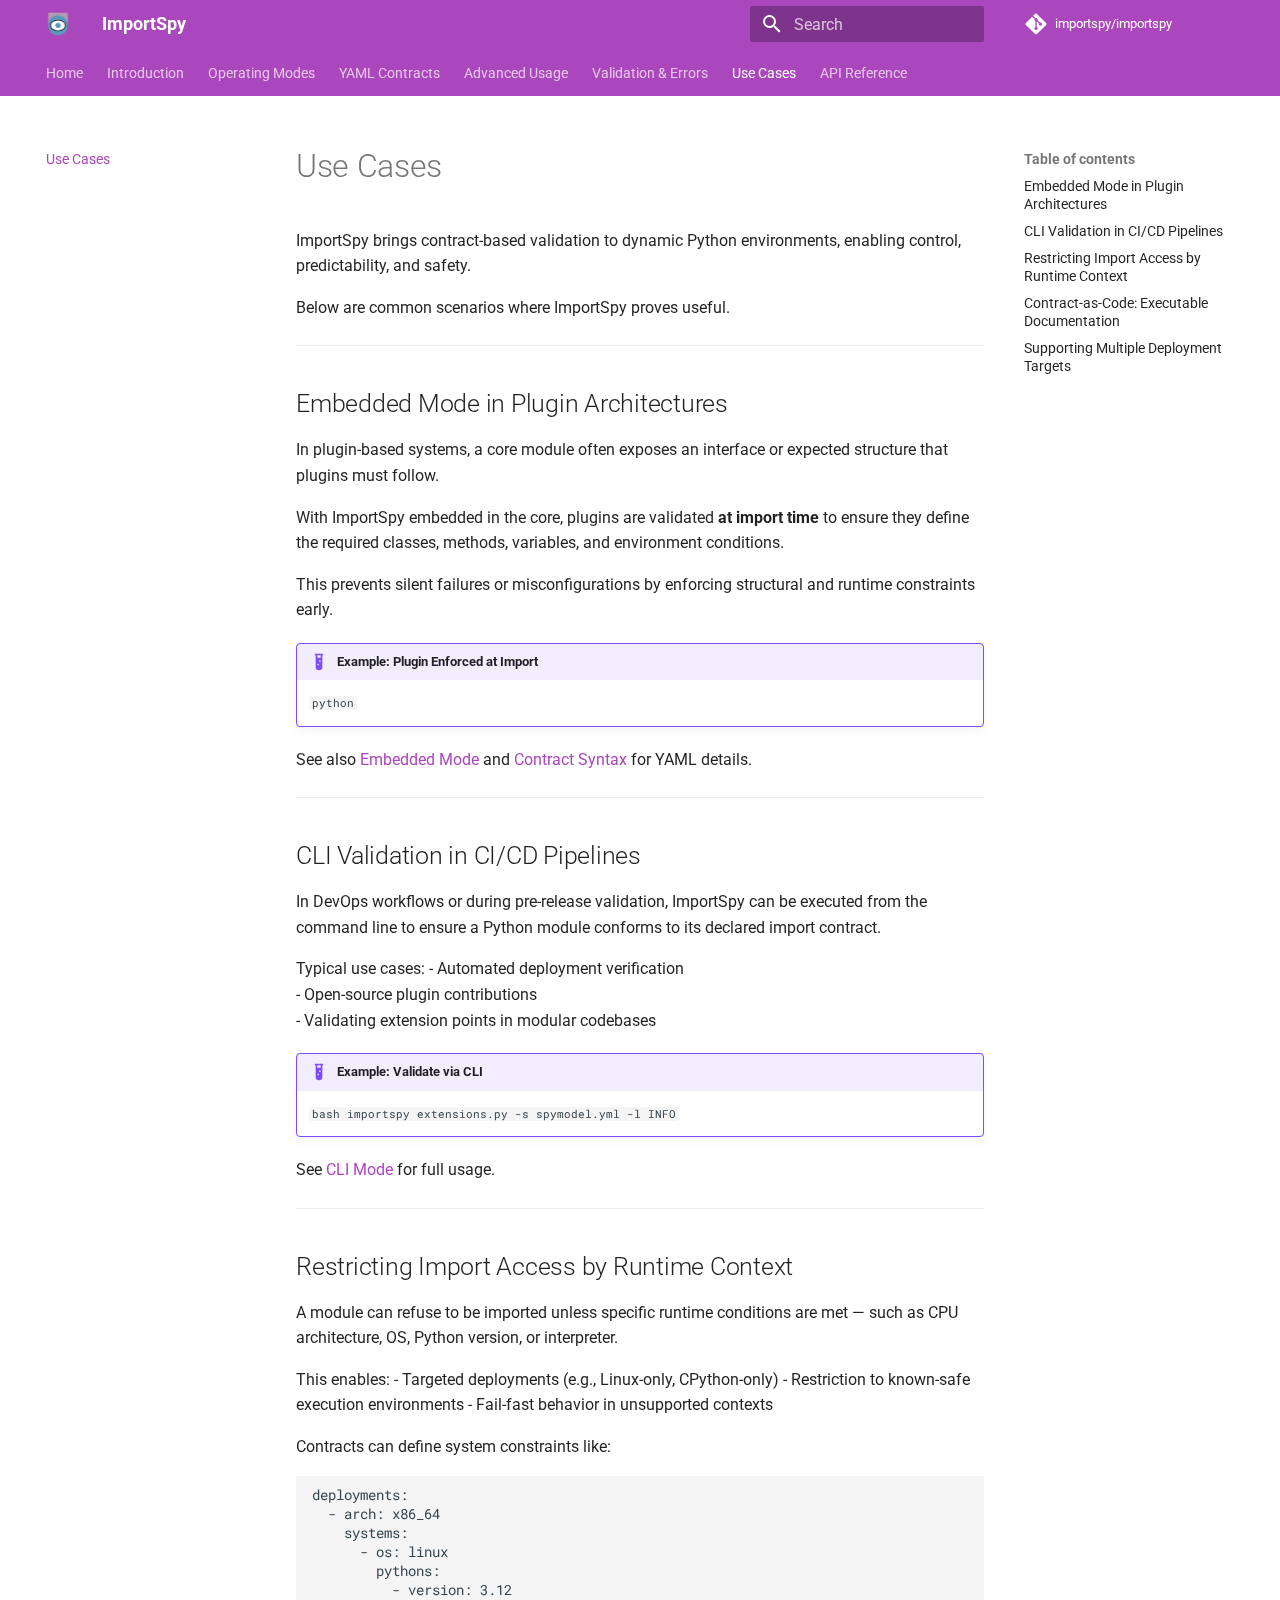
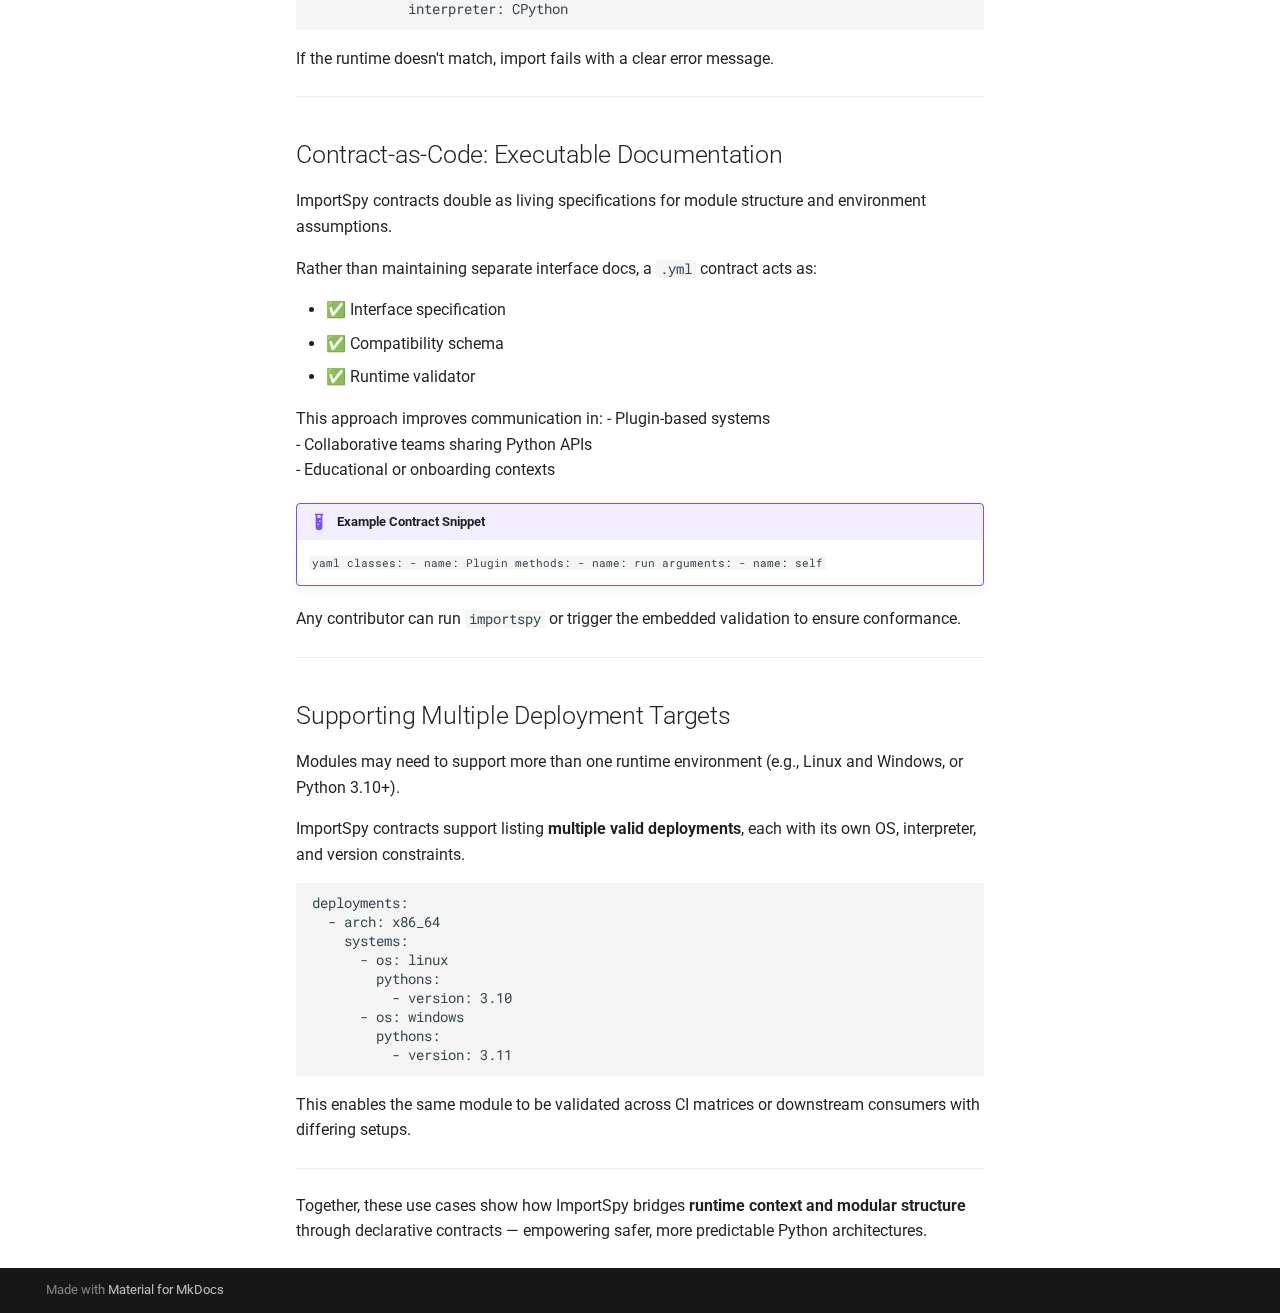
<file: use_cases/index.html>
<!doctype html>
<html lang="en" class="no-js">
  <head>
    
      <meta charset="utf-8">
      <meta name="viewport" content="width=device-width,initial-scale=1">
      
      
      
        <link rel="canonical" href="https://atellaluca.github.io/ImportSpy/use_cases/">
      
      
        <link rel="prev" href="../errors/contract-violations/">
      
      
        <link rel="next" href="../api-reference/">
      
      
      <link rel="icon" href="../assets/favicon.ico">
      <meta name="generator" content="mkdocs-1.6.1, mkdocs-material-9.6.21">
    
    
      
        <title>Use Cases - ImportSpy</title>
      
    
    
      <link rel="stylesheet" href="../assets/stylesheets/main.2a3383ac.min.css">
      
        
        <link rel="stylesheet" href="../assets/stylesheets/palette.06af60db.min.css">
      
      


    
    
      
    
    
      
        
        
        <link rel="preconnect" href="https://fonts.gstatic.com" crossorigin>
        <link rel="stylesheet" href="https://fonts.googleapis.com/css?family=Roboto:300,300i,400,400i,700,700i%7CRoboto+Mono:400,400i,700,700i&display=fallback">
        <style>:root{--md-text-font:"Roboto";--md-code-font:"Roboto Mono"}</style>
      
    
    
      <link rel="stylesheet" href="../assets/_mkdocstrings.css">
    
    <script>__md_scope=new URL("..",location),__md_hash=e=>[...e].reduce(((e,_)=>(e<<5)-e+_.charCodeAt(0)),0),__md_get=(e,_=localStorage,t=__md_scope)=>JSON.parse(_.getItem(t.pathname+"."+e)),__md_set=(e,_,t=localStorage,a=__md_scope)=>{try{t.setItem(a.pathname+"."+e,JSON.stringify(_))}catch(e){}}</script>
    
      

    
    
    
  </head>
  
  
    
    
      
    
    
    
    
    <body dir="ltr" data-md-color-scheme="default" data-md-color-primary="purple" data-md-color-accent="light-blue">
  
    
    <input class="md-toggle" data-md-toggle="drawer" type="checkbox" id="__drawer" autocomplete="off">
    <input class="md-toggle" data-md-toggle="search" type="checkbox" id="__search" autocomplete="off">
    <label class="md-overlay" for="__drawer"></label>
    <div data-md-component="skip">
      
        
        <a href="#use-cases" class="md-skip">
          Skip to content
        </a>
      
    </div>
    <div data-md-component="announce">
      
    </div>
    
    
      

<header class="md-header" data-md-component="header">
  <nav class="md-header__inner md-grid" aria-label="Header">
    <a href=".." title="ImportSpy" class="md-header__button md-logo" aria-label="ImportSpy" data-md-component="logo">
      
  <img src="../assets/importspy-logo.png" alt="logo">

    </a>
    <label class="md-header__button md-icon" for="__drawer">
      
      <svg xmlns="http://www.w3.org/2000/svg" viewBox="0 0 24 24"><path d="M3 6h18v2H3zm0 5h18v2H3zm0 5h18v2H3z"/></svg>
    </label>
    <div class="md-header__title" data-md-component="header-title">
      <div class="md-header__ellipsis">
        <div class="md-header__topic">
          <span class="md-ellipsis">
            ImportSpy
          </span>
        </div>
        <div class="md-header__topic" data-md-component="header-topic">
          <span class="md-ellipsis">
            
              Use Cases
            
          </span>
        </div>
      </div>
    </div>
    
      
        <form class="md-header__option" data-md-component="palette">
  
    
    
    
    <input class="md-option" data-md-color-media="" data-md-color-scheme="default" data-md-color-primary="purple" data-md-color-accent="light-blue"  aria-hidden="true"  type="radio" name="__palette" id="__palette_0">
    
  
</form>
      
    
    
      <script>var palette=__md_get("__palette");if(palette&&palette.color){if("(prefers-color-scheme)"===palette.color.media){var media=matchMedia("(prefers-color-scheme: light)"),input=document.querySelector(media.matches?"[data-md-color-media='(prefers-color-scheme: light)']":"[data-md-color-media='(prefers-color-scheme: dark)']");palette.color.media=input.getAttribute("data-md-color-media"),palette.color.scheme=input.getAttribute("data-md-color-scheme"),palette.color.primary=input.getAttribute("data-md-color-primary"),palette.color.accent=input.getAttribute("data-md-color-accent")}for(var[key,value]of Object.entries(palette.color))document.body.setAttribute("data-md-color-"+key,value)}</script>
    
    
    
      
      
        <label class="md-header__button md-icon" for="__search">
          
          <svg xmlns="http://www.w3.org/2000/svg" viewBox="0 0 24 24"><path d="M9.5 3A6.5 6.5 0 0 1 16 9.5c0 1.61-.59 3.09-1.56 4.23l.27.27h.79l5 5-1.5 1.5-5-5v-.79l-.27-.27A6.52 6.52 0 0 1 9.5 16 6.5 6.5 0 0 1 3 9.5 6.5 6.5 0 0 1 9.5 3m0 2C7 5 5 7 5 9.5S7 14 9.5 14 14 12 14 9.5 12 5 9.5 5"/></svg>
        </label>
        <div class="md-search" data-md-component="search" role="dialog">
  <label class="md-search__overlay" for="__search"></label>
  <div class="md-search__inner" role="search">
    <form class="md-search__form" name="search">
      <input type="text" class="md-search__input" name="query" aria-label="Search" placeholder="Search" autocapitalize="off" autocorrect="off" autocomplete="off" spellcheck="false" data-md-component="search-query" required>
      <label class="md-search__icon md-icon" for="__search">
        
        <svg xmlns="http://www.w3.org/2000/svg" viewBox="0 0 24 24"><path d="M9.5 3A6.5 6.5 0 0 1 16 9.5c0 1.61-.59 3.09-1.56 4.23l.27.27h.79l5 5-1.5 1.5-5-5v-.79l-.27-.27A6.52 6.52 0 0 1 9.5 16 6.5 6.5 0 0 1 3 9.5 6.5 6.5 0 0 1 9.5 3m0 2C7 5 5 7 5 9.5S7 14 9.5 14 14 12 14 9.5 12 5 9.5 5"/></svg>
        
        <svg xmlns="http://www.w3.org/2000/svg" viewBox="0 0 24 24"><path d="M20 11v2H8l5.5 5.5-1.42 1.42L4.16 12l7.92-7.92L13.5 5.5 8 11z"/></svg>
      </label>
      <nav class="md-search__options" aria-label="Search">
        
        <button type="reset" class="md-search__icon md-icon" title="Clear" aria-label="Clear" tabindex="-1">
          
          <svg xmlns="http://www.w3.org/2000/svg" viewBox="0 0 24 24"><path d="M19 6.41 17.59 5 12 10.59 6.41 5 5 6.41 10.59 12 5 17.59 6.41 19 12 13.41 17.59 19 19 17.59 13.41 12z"/></svg>
        </button>
      </nav>
      
    </form>
    <div class="md-search__output">
      <div class="md-search__scrollwrap" tabindex="0" data-md-scrollfix>
        <div class="md-search-result" data-md-component="search-result">
          <div class="md-search-result__meta">
            Initializing search
          </div>
          <ol class="md-search-result__list" role="presentation"></ol>
        </div>
      </div>
    </div>
  </div>
</div>
      
    
    
      <div class="md-header__source">
        <a href="https://github.com/atellaluca/importspy" title="Go to repository" class="md-source" data-md-component="source">
  <div class="md-source__icon md-icon">
    
    <svg xmlns="http://www.w3.org/2000/svg" viewBox="0 0 448 512"><!--! Font Awesome Free 7.0.1 by @fontawesome - https://fontawesome.com License - https://fontawesome.com/license/free (Icons: CC BY 4.0, Fonts: SIL OFL 1.1, Code: MIT License) Copyright 2025 Fonticons, Inc.--><path d="M439.6 236.1 244 40.5c-5.4-5.5-12.8-8.5-20.4-8.5s-15 3-20.4 8.4L162.5 81l51.5 51.5c27.1-9.1 52.7 16.8 43.4 43.7l49.7 49.7c34.2-11.8 61.2 31 35.5 56.7-26.5 26.5-70.2-2.9-56-37.3L240.3 199v121.9c25.3 12.5 22.3 41.8 9.1 55-6.4 6.4-15.2 10.1-24.3 10.1s-17.8-3.6-24.3-10.1c-17.6-17.6-11.1-46.9 11.2-56v-123c-20.8-8.5-24.6-30.7-18.6-45L142.6 101 8.5 235.1C3 240.6 0 247.9 0 255.5s3 15 8.5 20.4l195.6 195.7c5.4 5.4 12.7 8.4 20.4 8.4s15-3 20.4-8.4l194.7-194.7c5.4-5.4 8.4-12.8 8.4-20.4s-3-15-8.4-20.4"/></svg>
  </div>
  <div class="md-source__repository">
    importspy/importspy
  </div>
</a>
      </div>
    
  </nav>
  
</header>
    
    <div class="md-container" data-md-component="container">
      
      
        
          
            
<nav class="md-tabs" aria-label="Tabs" data-md-component="tabs">
  <div class="md-grid">
    <ul class="md-tabs__list">
      
        
  
  
  
  
    <li class="md-tabs__item">
      <a href=".." class="md-tabs__link">
        
  
  
    
  
  Home

      </a>
    </li>
  

      
        
  
  
  
  
    
    
      <li class="md-tabs__item">
        <a href="../intro/overview/" class="md-tabs__link">
          
  
  
  Introduction

        </a>
      </li>
    
  

      
        
  
  
  
  
    
    
      <li class="md-tabs__item">
        <a href="../modes/embedded/" class="md-tabs__link">
          
  
  
  Operating Modes

        </a>
      </li>
    
  

      
        
  
  
  
  
    
    
      <li class="md-tabs__item">
        <a href="../contracts/syntax/" class="md-tabs__link">
          
  
  
  YAML Contracts

        </a>
      </li>
    
  

      
        
  
  
  
  
    
    
      <li class="md-tabs__item">
        <a href="../advanced/spymodel/" class="md-tabs__link">
          
  
  
  Advanced Usage

        </a>
      </li>
    
  

      
        
  
  
  
  
    <li class="md-tabs__item">
      <a href="../errors/contract-violations/" class="md-tabs__link">
        
  
  
    
  
  Validation & Errors

      </a>
    </li>
  

      
        
  
  
  
    
  
  
    <li class="md-tabs__item md-tabs__item--active">
      <a href="./" class="md-tabs__link">
        
  
  
    
  
  Use Cases

      </a>
    </li>
  

      
        
  
  
  
  
    <li class="md-tabs__item">
      <a href="../api-reference/" class="md-tabs__link">
        
  
  
    
  
  API Reference

      </a>
    </li>
  

      
    </ul>
  </div>
</nav>
          
        
      
      <main class="md-main" data-md-component="main">
        <div class="md-main__inner md-grid">
          
            
              
              <div class="md-sidebar md-sidebar--primary" data-md-component="sidebar" data-md-type="navigation" >
                <div class="md-sidebar__scrollwrap">
                  <div class="md-sidebar__inner">
                    


  


<nav class="md-nav md-nav--primary md-nav--lifted" aria-label="Navigation" data-md-level="0">
  <label class="md-nav__title" for="__drawer">
    <a href=".." title="ImportSpy" class="md-nav__button md-logo" aria-label="ImportSpy" data-md-component="logo">
      
  <img src="../assets/importspy-logo.png" alt="logo">

    </a>
    ImportSpy
  </label>
  
    <div class="md-nav__source">
      <a href="https://github.com/atellaluca/importspy" title="Go to repository" class="md-source" data-md-component="source">
  <div class="md-source__icon md-icon">
    
    <svg xmlns="http://www.w3.org/2000/svg" viewBox="0 0 448 512"><!--! Font Awesome Free 7.0.1 by @fontawesome - https://fontawesome.com License - https://fontawesome.com/license/free (Icons: CC BY 4.0, Fonts: SIL OFL 1.1, Code: MIT License) Copyright 2025 Fonticons, Inc.--><path d="M439.6 236.1 244 40.5c-5.4-5.5-12.8-8.5-20.4-8.5s-15 3-20.4 8.4L162.5 81l51.5 51.5c27.1-9.1 52.7 16.8 43.4 43.7l49.7 49.7c34.2-11.8 61.2 31 35.5 56.7-26.5 26.5-70.2-2.9-56-37.3L240.3 199v121.9c25.3 12.5 22.3 41.8 9.1 55-6.4 6.4-15.2 10.1-24.3 10.1s-17.8-3.6-24.3-10.1c-17.6-17.6-11.1-46.9 11.2-56v-123c-20.8-8.5-24.6-30.7-18.6-45L142.6 101 8.5 235.1C3 240.6 0 247.9 0 255.5s3 15 8.5 20.4l195.6 195.7c5.4 5.4 12.7 8.4 20.4 8.4s15-3 20.4-8.4l194.7-194.7c5.4-5.4 8.4-12.8 8.4-20.4s-3-15-8.4-20.4"/></svg>
  </div>
  <div class="md-source__repository">
    importspy/importspy
  </div>
</a>
    </div>
  
  <ul class="md-nav__list" data-md-scrollfix>
    
      
      
  
  
  
  
    <li class="md-nav__item">
      <a href=".." class="md-nav__link">
        
  
  
  <span class="md-ellipsis">
    Home
    
  </span>
  

      </a>
    </li>
  

    
      
      
  
  
  
  
    
    
    
    
      
      
    
    
    <li class="md-nav__item md-nav__item--nested">
      
        
        
        <input class="md-nav__toggle md-toggle " type="checkbox" id="__nav_2" >
        
          
          <label class="md-nav__link" for="__nav_2" id="__nav_2_label" tabindex="0">
            
  
  
  <span class="md-ellipsis">
    Introduction
    
  </span>
  

            <span class="md-nav__icon md-icon"></span>
          </label>
        
        <nav class="md-nav" data-md-level="1" aria-labelledby="__nav_2_label" aria-expanded="false">
          <label class="md-nav__title" for="__nav_2">
            <span class="md-nav__icon md-icon"></span>
            Introduction
          </label>
          <ul class="md-nav__list" data-md-scrollfix>
            
              
                
  
  
  
  
    <li class="md-nav__item">
      <a href="../intro/overview/" class="md-nav__link">
        
  
  
  <span class="md-ellipsis">
    What is ImportSpy
    
  </span>
  

      </a>
    </li>
  

              
            
              
                
  
  
  
  
    <li class="md-nav__item">
      <a href="../intro/install/" class="md-nav__link">
        
  
  
  <span class="md-ellipsis">
    Installation
    
  </span>
  

      </a>
    </li>
  

              
            
              
                
  
  
  
  
    <li class="md-nav__item">
      <a href="../intro/quickstart/" class="md-nav__link">
        
  
  
  <span class="md-ellipsis">
    Quickstart
    
  </span>
  

      </a>
    </li>
  

              
            
          </ul>
        </nav>
      
    </li>
  

    
      
      
  
  
  
  
    
    
    
    
      
      
    
    
    <li class="md-nav__item md-nav__item--nested">
      
        
        
        <input class="md-nav__toggle md-toggle " type="checkbox" id="__nav_3" >
        
          
          <label class="md-nav__link" for="__nav_3" id="__nav_3_label" tabindex="0">
            
  
  
  <span class="md-ellipsis">
    Operating Modes
    
  </span>
  

            <span class="md-nav__icon md-icon"></span>
          </label>
        
        <nav class="md-nav" data-md-level="1" aria-labelledby="__nav_3_label" aria-expanded="false">
          <label class="md-nav__title" for="__nav_3">
            <span class="md-nav__icon md-icon"></span>
            Operating Modes
          </label>
          <ul class="md-nav__list" data-md-scrollfix>
            
              
                
  
  
  
  
    <li class="md-nav__item">
      <a href="../modes/embedded/" class="md-nav__link">
        
  
  
  <span class="md-ellipsis">
    Embedded Mode
    
  </span>
  

      </a>
    </li>
  

              
            
              
                
  
  
  
  
    <li class="md-nav__item">
      <a href="../modes/cli/" class="md-nav__link">
        
  
  
  <span class="md-ellipsis">
    CLI Mode
    
  </span>
  

      </a>
    </li>
  

              
            
          </ul>
        </nav>
      
    </li>
  

    
      
      
  
  
  
  
    
    
    
    
      
      
    
    
    <li class="md-nav__item md-nav__item--nested">
      
        
        
        <input class="md-nav__toggle md-toggle " type="checkbox" id="__nav_4" >
        
          
          <label class="md-nav__link" for="__nav_4" id="__nav_4_label" tabindex="0">
            
  
  
  <span class="md-ellipsis">
    YAML Contracts
    
  </span>
  

            <span class="md-nav__icon md-icon"></span>
          </label>
        
        <nav class="md-nav" data-md-level="1" aria-labelledby="__nav_4_label" aria-expanded="false">
          <label class="md-nav__title" for="__nav_4">
            <span class="md-nav__icon md-icon"></span>
            YAML Contracts
          </label>
          <ul class="md-nav__list" data-md-scrollfix>
            
              
                
  
  
  
  
    <li class="md-nav__item">
      <a href="../contracts/syntax/" class="md-nav__link">
        
  
  
  <span class="md-ellipsis">
    Syntax
    
  </span>
  

      </a>
    </li>
  

              
            
              
                
  
  
  
  
    <li class="md-nav__item">
      <a href="../contracts/examples/" class="md-nav__link">
        
  
  
  <span class="md-ellipsis">
    Examples
    
  </span>
  

      </a>
    </li>
  

              
            
          </ul>
        </nav>
      
    </li>
  

    
      
      
  
  
  
  
    
    
    
    
      
      
    
    
    <li class="md-nav__item md-nav__item--nested">
      
        
        
        <input class="md-nav__toggle md-toggle " type="checkbox" id="__nav_5" >
        
          
          <label class="md-nav__link" for="__nav_5" id="__nav_5_label" tabindex="0">
            
  
  
  <span class="md-ellipsis">
    Advanced Usage
    
  </span>
  

            <span class="md-nav__icon md-icon"></span>
          </label>
        
        <nav class="md-nav" data-md-level="1" aria-labelledby="__nav_5_label" aria-expanded="false">
          <label class="md-nav__title" for="__nav_5">
            <span class="md-nav__icon md-icon"></span>
            Advanced Usage
          </label>
          <ul class="md-nav__list" data-md-scrollfix>
            
              
                
  
  
  
  
    <li class="md-nav__item">
      <a href="../advanced/spymodel/" class="md-nav__link">
        
  
  
  <span class="md-ellipsis">
    SpyModel Architecture
    
  </span>
  

      </a>
    </li>
  

              
            
              
                
  
  
  
  
    <li class="md-nav__item">
      <a href="../advanced/violations/" class="md-nav__link">
        
  
  
  <span class="md-ellipsis">
    Violation System
    
  </span>
  

      </a>
    </li>
  

              
            
          </ul>
        </nav>
      
    </li>
  

    
      
      
  
  
  
  
    <li class="md-nav__item">
      <a href="../errors/contract-violations/" class="md-nav__link">
        
  
  
  <span class="md-ellipsis">
    Validation & Errors
    
  </span>
  

      </a>
    </li>
  

    
      
      
  
  
    
  
  
  
    <li class="md-nav__item md-nav__item--active">
      
      <input class="md-nav__toggle md-toggle" type="checkbox" id="__toc">
      
      
        
      
      
        <label class="md-nav__link md-nav__link--active" for="__toc">
          
  
  
  <span class="md-ellipsis">
    Use Cases
    
  </span>
  

          <span class="md-nav__icon md-icon"></span>
        </label>
      
      <a href="./" class="md-nav__link md-nav__link--active">
        
  
  
  <span class="md-ellipsis">
    Use Cases
    
  </span>
  

      </a>
      
        

<nav class="md-nav md-nav--secondary" aria-label="Table of contents">
  
  
  
    
  
  
    <label class="md-nav__title" for="__toc">
      <span class="md-nav__icon md-icon"></span>
      Table of contents
    </label>
    <ul class="md-nav__list" data-md-component="toc" data-md-scrollfix>
      
        <li class="md-nav__item">
  <a href="#embedded-mode-in-plugin-architectures" class="md-nav__link">
    <span class="md-ellipsis">
      Embedded Mode in Plugin Architectures
    </span>
  </a>
  
</li>
      
        <li class="md-nav__item">
  <a href="#cli-validation-in-cicd-pipelines" class="md-nav__link">
    <span class="md-ellipsis">
      CLI Validation in CI/CD Pipelines
    </span>
  </a>
  
</li>
      
        <li class="md-nav__item">
  <a href="#restricting-import-access-by-runtime-context" class="md-nav__link">
    <span class="md-ellipsis">
      Restricting Import Access by Runtime Context
    </span>
  </a>
  
</li>
      
        <li class="md-nav__item">
  <a href="#contract-as-code-executable-documentation" class="md-nav__link">
    <span class="md-ellipsis">
      Contract-as-Code: Executable Documentation
    </span>
  </a>
  
</li>
      
        <li class="md-nav__item">
  <a href="#supporting-multiple-deployment-targets" class="md-nav__link">
    <span class="md-ellipsis">
      Supporting Multiple Deployment Targets
    </span>
  </a>
  
</li>
      
    </ul>
  
</nav>
      
    </li>
  

    
      
      
  
  
  
  
    <li class="md-nav__item">
      <a href="../api-reference/" class="md-nav__link">
        
  
  
  <span class="md-ellipsis">
    API Reference
    
  </span>
  

      </a>
    </li>
  

    
  </ul>
</nav>
                  </div>
                </div>
              </div>
            
            
              
              <div class="md-sidebar md-sidebar--secondary" data-md-component="sidebar" data-md-type="toc" >
                <div class="md-sidebar__scrollwrap">
                  <div class="md-sidebar__inner">
                    

<nav class="md-nav md-nav--secondary" aria-label="Table of contents">
  
  
  
    
  
  
    <label class="md-nav__title" for="__toc">
      <span class="md-nav__icon md-icon"></span>
      Table of contents
    </label>
    <ul class="md-nav__list" data-md-component="toc" data-md-scrollfix>
      
        <li class="md-nav__item">
  <a href="#embedded-mode-in-plugin-architectures" class="md-nav__link">
    <span class="md-ellipsis">
      Embedded Mode in Plugin Architectures
    </span>
  </a>
  
</li>
      
        <li class="md-nav__item">
  <a href="#cli-validation-in-cicd-pipelines" class="md-nav__link">
    <span class="md-ellipsis">
      CLI Validation in CI/CD Pipelines
    </span>
  </a>
  
</li>
      
        <li class="md-nav__item">
  <a href="#restricting-import-access-by-runtime-context" class="md-nav__link">
    <span class="md-ellipsis">
      Restricting Import Access by Runtime Context
    </span>
  </a>
  
</li>
      
        <li class="md-nav__item">
  <a href="#contract-as-code-executable-documentation" class="md-nav__link">
    <span class="md-ellipsis">
      Contract-as-Code: Executable Documentation
    </span>
  </a>
  
</li>
      
        <li class="md-nav__item">
  <a href="#supporting-multiple-deployment-targets" class="md-nav__link">
    <span class="md-ellipsis">
      Supporting Multiple Deployment Targets
    </span>
  </a>
  
</li>
      
    </ul>
  
</nav>
                  </div>
                </div>
              </div>
            
          
          
            <div class="md-content" data-md-component="content">
              <article class="md-content__inner md-typeset">
                
                  


  
  


<h1 id="use-cases">Use Cases</h1>
<p>ImportSpy brings contract-based validation to dynamic Python environments, enabling control, predictability, and safety.</p>
<p>Below are common scenarios where ImportSpy proves useful.</p>
<hr />
<h2 id="embedded-mode-in-plugin-architectures">Embedded Mode in Plugin Architectures</h2>
<p>In plugin-based systems, a core module often exposes an interface or expected structure that plugins must follow.</p>
<p>With ImportSpy embedded in the core, plugins are validated <strong>at import time</strong> to ensure they define the required classes, methods, variables, and environment conditions.</p>
<p>This prevents silent failures or misconfigurations by enforcing structural and runtime constraints early.</p>
<div class="admonition example">
<p class="admonition-title">Example: Plugin Enforced at Import</p>
<p><code>python</code></p>
</div>
<p>See also <a href="../modes/embedded/">Embedded Mode</a> and <a href="../contracts/syntax/">Contract Syntax</a> for YAML details.</p>
<hr />
<h2 id="cli-validation-in-cicd-pipelines">CLI Validation in CI/CD Pipelines</h2>
<p>In DevOps workflows or during pre-release validation, ImportSpy can be executed from the command line to ensure a Python module conforms to its declared import contract.</p>
<p>Typical use cases:
- Automated deployment verification<br />
- Open-source plugin contributions<br />
- Validating extension points in modular codebases  </p>
<div class="admonition example">
<p class="admonition-title">Example: Validate via CLI</p>
<p><code>bash
importspy extensions.py -s spymodel.yml -l INFO</code></p>
</div>
<p>See <a href="../modes/cli/">CLI Mode</a> for full usage.</p>
<hr />
<h2 id="restricting-import-access-by-runtime-context">Restricting Import Access by Runtime Context</h2>
<p>A module can refuse to be imported unless specific runtime conditions are met — such as CPU architecture, OS, Python version, or interpreter.</p>
<p>This enables:
- Targeted deployments (e.g., Linux-only, CPython-only)
- Restriction to known-safe execution environments
- Fail-fast behavior in unsupported contexts</p>
<p>Contracts can define system constraints like:</p>
<pre><code class="language-yaml">deployments:
  - arch: x86_64
    systems:
      - os: linux
        pythons:
          - version: 3.12
            interpreter: CPython
</code></pre>
<p>If the runtime doesn't match, import fails with a clear error message.</p>
<hr />
<h2 id="contract-as-code-executable-documentation">Contract-as-Code: Executable Documentation</h2>
<p>ImportSpy contracts double as living specifications for module structure and environment assumptions.</p>
<p>Rather than maintaining separate interface docs, a <code>.yml</code> contract acts as:</p>
<ul>
<li>✅ Interface specification  </li>
<li>✅ Compatibility schema  </li>
<li>✅ Runtime validator  </li>
</ul>
<p>This approach improves communication in:
- Plugin-based systems<br />
- Collaborative teams sharing Python APIs<br />
- Educational or onboarding contexts  </p>
<div class="admonition example">
<p class="admonition-title">Example Contract Snippet</p>
<p><code>yaml
classes:
  - name: Plugin
    methods:
      - name: run
        arguments:
          - name: self</code></p>
</div>
<p>Any contributor can run <code>importspy</code> or trigger the embedded validation to ensure conformance.</p>
<hr />
<h2 id="supporting-multiple-deployment-targets">Supporting Multiple Deployment Targets</h2>
<p>Modules may need to support more than one runtime environment (e.g., Linux and Windows, or Python 3.10+).</p>
<p>ImportSpy contracts support listing <strong>multiple valid deployments</strong>, each with its own OS, interpreter, and version constraints.</p>
<pre><code class="language-yaml">deployments:
  - arch: x86_64
    systems:
      - os: linux
        pythons:
          - version: 3.10
      - os: windows
        pythons:
          - version: 3.11
</code></pre>
<p>This enables the same module to be validated across CI matrices or downstream consumers with differing setups.</p>
<hr />
<p>Together, these use cases show how ImportSpy bridges <strong>runtime context and modular structure</strong> through declarative contracts — empowering safer, more predictable Python architectures.</p>












                
              </article>
            </div>
          
          
<script>var target=document.getElementById(location.hash.slice(1));target&&target.name&&(target.checked=target.name.startsWith("__tabbed_"))</script>
        </div>
        
      </main>
      
        <footer class="md-footer">
  
  <div class="md-footer-meta md-typeset">
    <div class="md-footer-meta__inner md-grid">
      <div class="md-copyright">
  
  
    Made with
    <a href="https://squidfunk.github.io/mkdocs-material/" target="_blank" rel="noopener">
      Material for MkDocs
    </a>
  
</div>
      
    </div>
  </div>
</footer>
      
    </div>
    <div class="md-dialog" data-md-component="dialog">
      <div class="md-dialog__inner md-typeset"></div>
    </div>
    
    
    
      
      <script id="__config" type="application/json">{"base": "..", "features": ["navigation.tabs", "navigation.instant"], "search": "../assets/javascripts/workers/search.973d3a69.min.js", "tags": null, "translations": {"clipboard.copied": "Copied to clipboard", "clipboard.copy": "Copy to clipboard", "search.result.more.one": "1 more on this page", "search.result.more.other": "# more on this page", "search.result.none": "No matching documents", "search.result.one": "1 matching document", "search.result.other": "# matching documents", "search.result.placeholder": "Type to start searching", "search.result.term.missing": "Missing", "select.version": "Select version"}, "version": null}</script>
    
    
      <script src="../assets/javascripts/bundle.f55a23d4.min.js"></script>
      
    
  </body>
</html>
</file>
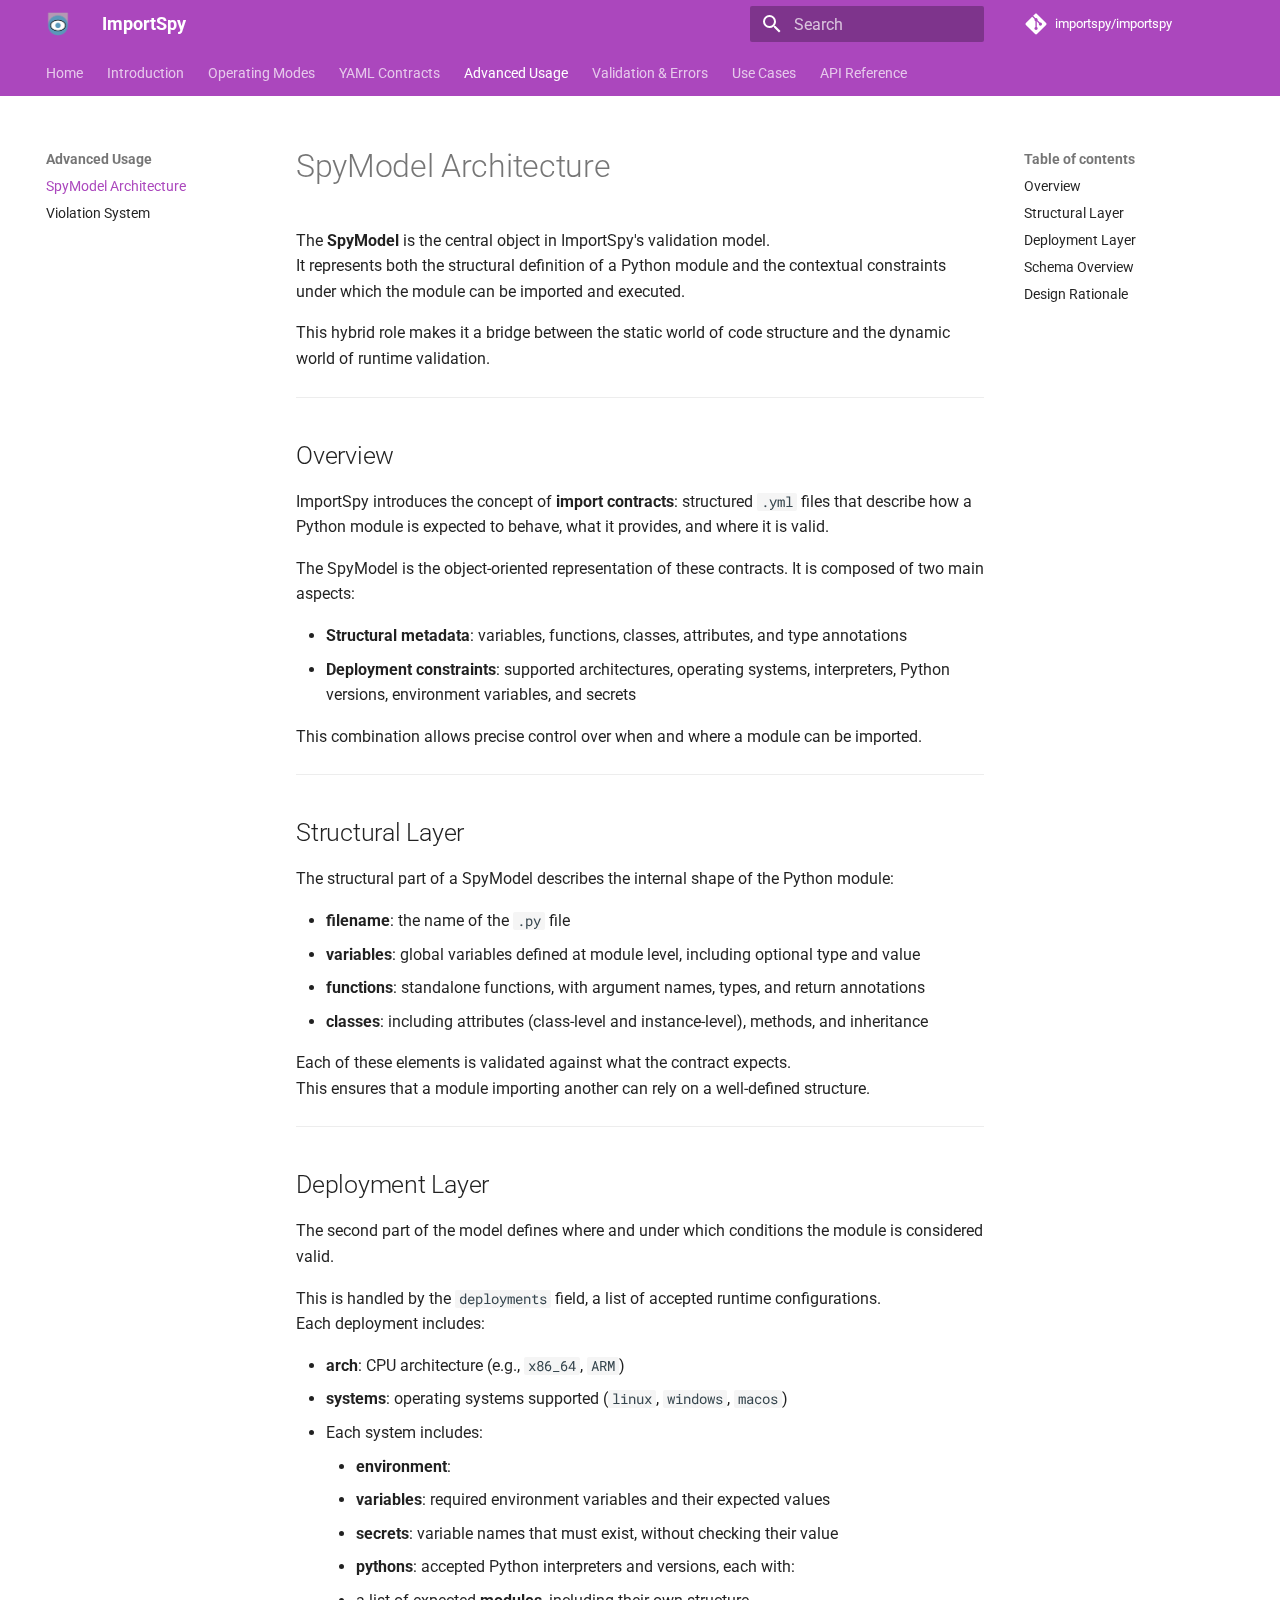
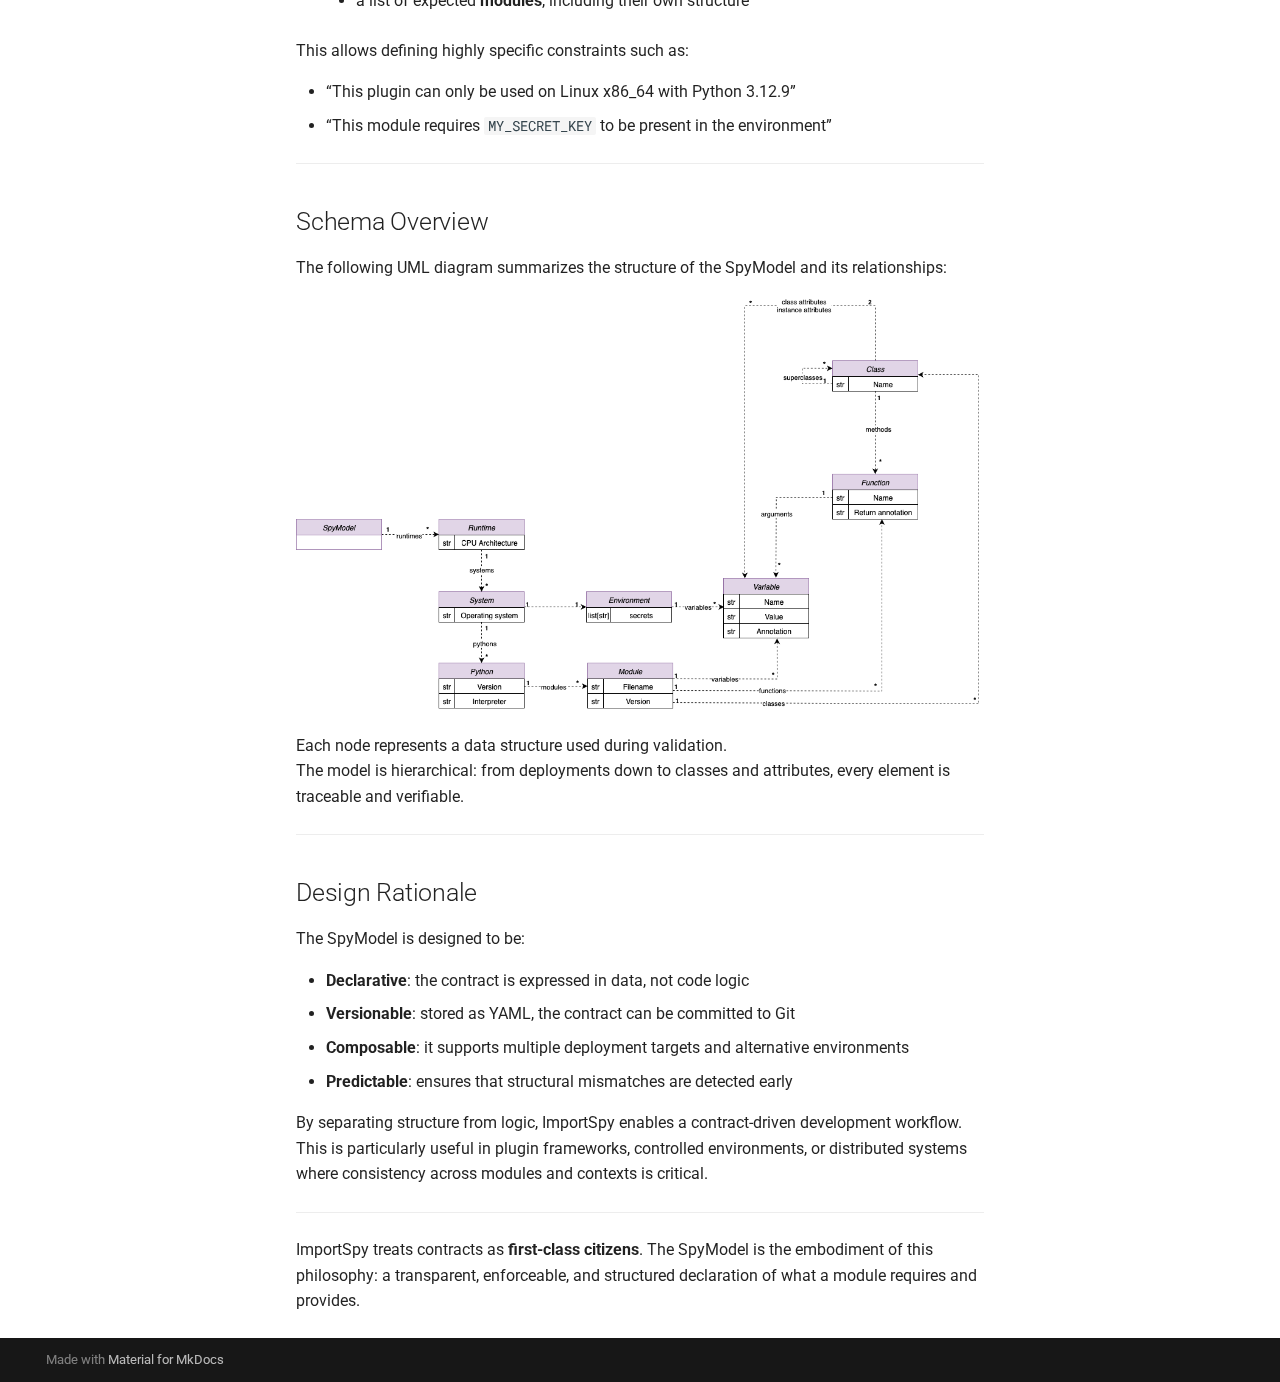
<file: advanced/spymodel/index.html>
<!doctype html>
<html lang="en" class="no-js">
  <head>
    
      <meta charset="utf-8">
      <meta name="viewport" content="width=device-width,initial-scale=1">
      
      
      
        <link rel="canonical" href="https://atellaluca.github.io/ImportSpy/advanced/spymodel/">
      
      
        <link rel="prev" href="../../contracts/examples/">
      
      
        <link rel="next" href="../violations/">
      
      
      <link rel="icon" href="../../assets/favicon.ico">
      <meta name="generator" content="mkdocs-1.6.1, mkdocs-material-9.6.21">
    
    
      
        <title>SpyModel Architecture - ImportSpy</title>
      
    
    
      <link rel="stylesheet" href="../../assets/stylesheets/main.2a3383ac.min.css">
      
        
        <link rel="stylesheet" href="../../assets/stylesheets/palette.06af60db.min.css">
      
      


    
    
      
    
    
      
        
        
        <link rel="preconnect" href="https://fonts.gstatic.com" crossorigin>
        <link rel="stylesheet" href="https://fonts.googleapis.com/css?family=Roboto:300,300i,400,400i,700,700i%7CRoboto+Mono:400,400i,700,700i&display=fallback">
        <style>:root{--md-text-font:"Roboto";--md-code-font:"Roboto Mono"}</style>
      
    
    
      <link rel="stylesheet" href="../../assets/_mkdocstrings.css">
    
    <script>__md_scope=new URL("../..",location),__md_hash=e=>[...e].reduce(((e,_)=>(e<<5)-e+_.charCodeAt(0)),0),__md_get=(e,_=localStorage,t=__md_scope)=>JSON.parse(_.getItem(t.pathname+"."+e)),__md_set=(e,_,t=localStorage,a=__md_scope)=>{try{t.setItem(a.pathname+"."+e,JSON.stringify(_))}catch(e){}}</script>
    
      

    
    
    
  </head>
  
  
    
    
      
    
    
    
    
    <body dir="ltr" data-md-color-scheme="default" data-md-color-primary="purple" data-md-color-accent="light-blue">
  
    
    <input class="md-toggle" data-md-toggle="drawer" type="checkbox" id="__drawer" autocomplete="off">
    <input class="md-toggle" data-md-toggle="search" type="checkbox" id="__search" autocomplete="off">
    <label class="md-overlay" for="__drawer"></label>
    <div data-md-component="skip">
      
        
        <a href="#spymodel-architecture" class="md-skip">
          Skip to content
        </a>
      
    </div>
    <div data-md-component="announce">
      
    </div>
    
    
      

<header class="md-header" data-md-component="header">
  <nav class="md-header__inner md-grid" aria-label="Header">
    <a href="../.." title="ImportSpy" class="md-header__button md-logo" aria-label="ImportSpy" data-md-component="logo">
      
  <img src="../../assets/importspy-logo.png" alt="logo">

    </a>
    <label class="md-header__button md-icon" for="__drawer">
      
      <svg xmlns="http://www.w3.org/2000/svg" viewBox="0 0 24 24"><path d="M3 6h18v2H3zm0 5h18v2H3zm0 5h18v2H3z"/></svg>
    </label>
    <div class="md-header__title" data-md-component="header-title">
      <div class="md-header__ellipsis">
        <div class="md-header__topic">
          <span class="md-ellipsis">
            ImportSpy
          </span>
        </div>
        <div class="md-header__topic" data-md-component="header-topic">
          <span class="md-ellipsis">
            
              SpyModel Architecture
            
          </span>
        </div>
      </div>
    </div>
    
      
        <form class="md-header__option" data-md-component="palette">
  
    
    
    
    <input class="md-option" data-md-color-media="" data-md-color-scheme="default" data-md-color-primary="purple" data-md-color-accent="light-blue"  aria-hidden="true"  type="radio" name="__palette" id="__palette_0">
    
  
</form>
      
    
    
      <script>var palette=__md_get("__palette");if(palette&&palette.color){if("(prefers-color-scheme)"===palette.color.media){var media=matchMedia("(prefers-color-scheme: light)"),input=document.querySelector(media.matches?"[data-md-color-media='(prefers-color-scheme: light)']":"[data-md-color-media='(prefers-color-scheme: dark)']");palette.color.media=input.getAttribute("data-md-color-media"),palette.color.scheme=input.getAttribute("data-md-color-scheme"),palette.color.primary=input.getAttribute("data-md-color-primary"),palette.color.accent=input.getAttribute("data-md-color-accent")}for(var[key,value]of Object.entries(palette.color))document.body.setAttribute("data-md-color-"+key,value)}</script>
    
    
    
      
      
        <label class="md-header__button md-icon" for="__search">
          
          <svg xmlns="http://www.w3.org/2000/svg" viewBox="0 0 24 24"><path d="M9.5 3A6.5 6.5 0 0 1 16 9.5c0 1.61-.59 3.09-1.56 4.23l.27.27h.79l5 5-1.5 1.5-5-5v-.79l-.27-.27A6.52 6.52 0 0 1 9.5 16 6.5 6.5 0 0 1 3 9.5 6.5 6.5 0 0 1 9.5 3m0 2C7 5 5 7 5 9.5S7 14 9.5 14 14 12 14 9.5 12 5 9.5 5"/></svg>
        </label>
        <div class="md-search" data-md-component="search" role="dialog">
  <label class="md-search__overlay" for="__search"></label>
  <div class="md-search__inner" role="search">
    <form class="md-search__form" name="search">
      <input type="text" class="md-search__input" name="query" aria-label="Search" placeholder="Search" autocapitalize="off" autocorrect="off" autocomplete="off" spellcheck="false" data-md-component="search-query" required>
      <label class="md-search__icon md-icon" for="__search">
        
        <svg xmlns="http://www.w3.org/2000/svg" viewBox="0 0 24 24"><path d="M9.5 3A6.5 6.5 0 0 1 16 9.5c0 1.61-.59 3.09-1.56 4.23l.27.27h.79l5 5-1.5 1.5-5-5v-.79l-.27-.27A6.52 6.52 0 0 1 9.5 16 6.5 6.5 0 0 1 3 9.5 6.5 6.5 0 0 1 9.5 3m0 2C7 5 5 7 5 9.5S7 14 9.5 14 14 12 14 9.5 12 5 9.5 5"/></svg>
        
        <svg xmlns="http://www.w3.org/2000/svg" viewBox="0 0 24 24"><path d="M20 11v2H8l5.5 5.5-1.42 1.42L4.16 12l7.92-7.92L13.5 5.5 8 11z"/></svg>
      </label>
      <nav class="md-search__options" aria-label="Search">
        
        <button type="reset" class="md-search__icon md-icon" title="Clear" aria-label="Clear" tabindex="-1">
          
          <svg xmlns="http://www.w3.org/2000/svg" viewBox="0 0 24 24"><path d="M19 6.41 17.59 5 12 10.59 6.41 5 5 6.41 10.59 12 5 17.59 6.41 19 12 13.41 17.59 19 19 17.59 13.41 12z"/></svg>
        </button>
      </nav>
      
    </form>
    <div class="md-search__output">
      <div class="md-search__scrollwrap" tabindex="0" data-md-scrollfix>
        <div class="md-search-result" data-md-component="search-result">
          <div class="md-search-result__meta">
            Initializing search
          </div>
          <ol class="md-search-result__list" role="presentation"></ol>
        </div>
      </div>
    </div>
  </div>
</div>
      
    
    
      <div class="md-header__source">
        <a href="https://github.com/atellaluca/importspy" title="Go to repository" class="md-source" data-md-component="source">
  <div class="md-source__icon md-icon">
    
    <svg xmlns="http://www.w3.org/2000/svg" viewBox="0 0 448 512"><!--! Font Awesome Free 7.0.1 by @fontawesome - https://fontawesome.com License - https://fontawesome.com/license/free (Icons: CC BY 4.0, Fonts: SIL OFL 1.1, Code: MIT License) Copyright 2025 Fonticons, Inc.--><path d="M439.6 236.1 244 40.5c-5.4-5.5-12.8-8.5-20.4-8.5s-15 3-20.4 8.4L162.5 81l51.5 51.5c27.1-9.1 52.7 16.8 43.4 43.7l49.7 49.7c34.2-11.8 61.2 31 35.5 56.7-26.5 26.5-70.2-2.9-56-37.3L240.3 199v121.9c25.3 12.5 22.3 41.8 9.1 55-6.4 6.4-15.2 10.1-24.3 10.1s-17.8-3.6-24.3-10.1c-17.6-17.6-11.1-46.9 11.2-56v-123c-20.8-8.5-24.6-30.7-18.6-45L142.6 101 8.5 235.1C3 240.6 0 247.9 0 255.5s3 15 8.5 20.4l195.6 195.7c5.4 5.4 12.7 8.4 20.4 8.4s15-3 20.4-8.4l194.7-194.7c5.4-5.4 8.4-12.8 8.4-20.4s-3-15-8.4-20.4"/></svg>
  </div>
  <div class="md-source__repository">
    importspy/importspy
  </div>
</a>
      </div>
    
  </nav>
  
</header>
    
    <div class="md-container" data-md-component="container">
      
      
        
          
            
<nav class="md-tabs" aria-label="Tabs" data-md-component="tabs">
  <div class="md-grid">
    <ul class="md-tabs__list">
      
        
  
  
  
  
    <li class="md-tabs__item">
      <a href="../.." class="md-tabs__link">
        
  
  
    
  
  Home

      </a>
    </li>
  

      
        
  
  
  
  
    
    
      <li class="md-tabs__item">
        <a href="../../intro/overview/" class="md-tabs__link">
          
  
  
  Introduction

        </a>
      </li>
    
  

      
        
  
  
  
  
    
    
      <li class="md-tabs__item">
        <a href="../../modes/embedded/" class="md-tabs__link">
          
  
  
  Operating Modes

        </a>
      </li>
    
  

      
        
  
  
  
  
    
    
      <li class="md-tabs__item">
        <a href="../../contracts/syntax/" class="md-tabs__link">
          
  
  
  YAML Contracts

        </a>
      </li>
    
  

      
        
  
  
  
    
  
  
    
    
      <li class="md-tabs__item md-tabs__item--active">
        <a href="./" class="md-tabs__link">
          
  
  
  Advanced Usage

        </a>
      </li>
    
  

      
        
  
  
  
  
    <li class="md-tabs__item">
      <a href="../../errors/contract-violations/" class="md-tabs__link">
        
  
  
    
  
  Validation & Errors

      </a>
    </li>
  

      
        
  
  
  
  
    <li class="md-tabs__item">
      <a href="../../use_cases/" class="md-tabs__link">
        
  
  
    
  
  Use Cases

      </a>
    </li>
  

      
        
  
  
  
  
    <li class="md-tabs__item">
      <a href="../../api-reference/" class="md-tabs__link">
        
  
  
    
  
  API Reference

      </a>
    </li>
  

      
    </ul>
  </div>
</nav>
          
        
      
      <main class="md-main" data-md-component="main">
        <div class="md-main__inner md-grid">
          
            
              
              <div class="md-sidebar md-sidebar--primary" data-md-component="sidebar" data-md-type="navigation" >
                <div class="md-sidebar__scrollwrap">
                  <div class="md-sidebar__inner">
                    


  


<nav class="md-nav md-nav--primary md-nav--lifted" aria-label="Navigation" data-md-level="0">
  <label class="md-nav__title" for="__drawer">
    <a href="../.." title="ImportSpy" class="md-nav__button md-logo" aria-label="ImportSpy" data-md-component="logo">
      
  <img src="../../assets/importspy-logo.png" alt="logo">

    </a>
    ImportSpy
  </label>
  
    <div class="md-nav__source">
      <a href="https://github.com/atellaluca/importspy" title="Go to repository" class="md-source" data-md-component="source">
  <div class="md-source__icon md-icon">
    
    <svg xmlns="http://www.w3.org/2000/svg" viewBox="0 0 448 512"><!--! Font Awesome Free 7.0.1 by @fontawesome - https://fontawesome.com License - https://fontawesome.com/license/free (Icons: CC BY 4.0, Fonts: SIL OFL 1.1, Code: MIT License) Copyright 2025 Fonticons, Inc.--><path d="M439.6 236.1 244 40.5c-5.4-5.5-12.8-8.5-20.4-8.5s-15 3-20.4 8.4L162.5 81l51.5 51.5c27.1-9.1 52.7 16.8 43.4 43.7l49.7 49.7c34.2-11.8 61.2 31 35.5 56.7-26.5 26.5-70.2-2.9-56-37.3L240.3 199v121.9c25.3 12.5 22.3 41.8 9.1 55-6.4 6.4-15.2 10.1-24.3 10.1s-17.8-3.6-24.3-10.1c-17.6-17.6-11.1-46.9 11.2-56v-123c-20.8-8.5-24.6-30.7-18.6-45L142.6 101 8.5 235.1C3 240.6 0 247.9 0 255.5s3 15 8.5 20.4l195.6 195.7c5.4 5.4 12.7 8.4 20.4 8.4s15-3 20.4-8.4l194.7-194.7c5.4-5.4 8.4-12.8 8.4-20.4s-3-15-8.4-20.4"/></svg>
  </div>
  <div class="md-source__repository">
    importspy/importspy
  </div>
</a>
    </div>
  
  <ul class="md-nav__list" data-md-scrollfix>
    
      
      
  
  
  
  
    <li class="md-nav__item">
      <a href="../.." class="md-nav__link">
        
  
  
  <span class="md-ellipsis">
    Home
    
  </span>
  

      </a>
    </li>
  

    
      
      
  
  
  
  
    
    
    
    
      
      
    
    
    <li class="md-nav__item md-nav__item--nested">
      
        
        
        <input class="md-nav__toggle md-toggle " type="checkbox" id="__nav_2" >
        
          
          <label class="md-nav__link" for="__nav_2" id="__nav_2_label" tabindex="0">
            
  
  
  <span class="md-ellipsis">
    Introduction
    
  </span>
  

            <span class="md-nav__icon md-icon"></span>
          </label>
        
        <nav class="md-nav" data-md-level="1" aria-labelledby="__nav_2_label" aria-expanded="false">
          <label class="md-nav__title" for="__nav_2">
            <span class="md-nav__icon md-icon"></span>
            Introduction
          </label>
          <ul class="md-nav__list" data-md-scrollfix>
            
              
                
  
  
  
  
    <li class="md-nav__item">
      <a href="../../intro/overview/" class="md-nav__link">
        
  
  
  <span class="md-ellipsis">
    What is ImportSpy
    
  </span>
  

      </a>
    </li>
  

              
            
              
                
  
  
  
  
    <li class="md-nav__item">
      <a href="../../intro/install/" class="md-nav__link">
        
  
  
  <span class="md-ellipsis">
    Installation
    
  </span>
  

      </a>
    </li>
  

              
            
              
                
  
  
  
  
    <li class="md-nav__item">
      <a href="../../intro/quickstart/" class="md-nav__link">
        
  
  
  <span class="md-ellipsis">
    Quickstart
    
  </span>
  

      </a>
    </li>
  

              
            
          </ul>
        </nav>
      
    </li>
  

    
      
      
  
  
  
  
    
    
    
    
      
      
    
    
    <li class="md-nav__item md-nav__item--nested">
      
        
        
        <input class="md-nav__toggle md-toggle " type="checkbox" id="__nav_3" >
        
          
          <label class="md-nav__link" for="__nav_3" id="__nav_3_label" tabindex="0">
            
  
  
  <span class="md-ellipsis">
    Operating Modes
    
  </span>
  

            <span class="md-nav__icon md-icon"></span>
          </label>
        
        <nav class="md-nav" data-md-level="1" aria-labelledby="__nav_3_label" aria-expanded="false">
          <label class="md-nav__title" for="__nav_3">
            <span class="md-nav__icon md-icon"></span>
            Operating Modes
          </label>
          <ul class="md-nav__list" data-md-scrollfix>
            
              
                
  
  
  
  
    <li class="md-nav__item">
      <a href="../../modes/embedded/" class="md-nav__link">
        
  
  
  <span class="md-ellipsis">
    Embedded Mode
    
  </span>
  

      </a>
    </li>
  

              
            
              
                
  
  
  
  
    <li class="md-nav__item">
      <a href="../../modes/cli/" class="md-nav__link">
        
  
  
  <span class="md-ellipsis">
    CLI Mode
    
  </span>
  

      </a>
    </li>
  

              
            
          </ul>
        </nav>
      
    </li>
  

    
      
      
  
  
  
  
    
    
    
    
      
      
    
    
    <li class="md-nav__item md-nav__item--nested">
      
        
        
        <input class="md-nav__toggle md-toggle " type="checkbox" id="__nav_4" >
        
          
          <label class="md-nav__link" for="__nav_4" id="__nav_4_label" tabindex="0">
            
  
  
  <span class="md-ellipsis">
    YAML Contracts
    
  </span>
  

            <span class="md-nav__icon md-icon"></span>
          </label>
        
        <nav class="md-nav" data-md-level="1" aria-labelledby="__nav_4_label" aria-expanded="false">
          <label class="md-nav__title" for="__nav_4">
            <span class="md-nav__icon md-icon"></span>
            YAML Contracts
          </label>
          <ul class="md-nav__list" data-md-scrollfix>
            
              
                
  
  
  
  
    <li class="md-nav__item">
      <a href="../../contracts/syntax/" class="md-nav__link">
        
  
  
  <span class="md-ellipsis">
    Syntax
    
  </span>
  

      </a>
    </li>
  

              
            
              
                
  
  
  
  
    <li class="md-nav__item">
      <a href="../../contracts/examples/" class="md-nav__link">
        
  
  
  <span class="md-ellipsis">
    Examples
    
  </span>
  

      </a>
    </li>
  

              
            
          </ul>
        </nav>
      
    </li>
  

    
      
      
  
  
    
  
  
  
    
    
    
    
      
        
        
      
      
    
    
    <li class="md-nav__item md-nav__item--active md-nav__item--section md-nav__item--nested">
      
        
        
        <input class="md-nav__toggle md-toggle " type="checkbox" id="__nav_5" checked>
        
          
          <label class="md-nav__link" for="__nav_5" id="__nav_5_label" tabindex="">
            
  
  
  <span class="md-ellipsis">
    Advanced Usage
    
  </span>
  

            <span class="md-nav__icon md-icon"></span>
          </label>
        
        <nav class="md-nav" data-md-level="1" aria-labelledby="__nav_5_label" aria-expanded="true">
          <label class="md-nav__title" for="__nav_5">
            <span class="md-nav__icon md-icon"></span>
            Advanced Usage
          </label>
          <ul class="md-nav__list" data-md-scrollfix>
            
              
                
  
  
    
  
  
  
    <li class="md-nav__item md-nav__item--active">
      
      <input class="md-nav__toggle md-toggle" type="checkbox" id="__toc">
      
      
        
      
      
        <label class="md-nav__link md-nav__link--active" for="__toc">
          
  
  
  <span class="md-ellipsis">
    SpyModel Architecture
    
  </span>
  

          <span class="md-nav__icon md-icon"></span>
        </label>
      
      <a href="./" class="md-nav__link md-nav__link--active">
        
  
  
  <span class="md-ellipsis">
    SpyModel Architecture
    
  </span>
  

      </a>
      
        

<nav class="md-nav md-nav--secondary" aria-label="Table of contents">
  
  
  
    
  
  
    <label class="md-nav__title" for="__toc">
      <span class="md-nav__icon md-icon"></span>
      Table of contents
    </label>
    <ul class="md-nav__list" data-md-component="toc" data-md-scrollfix>
      
        <li class="md-nav__item">
  <a href="#overview" class="md-nav__link">
    <span class="md-ellipsis">
      Overview
    </span>
  </a>
  
</li>
      
        <li class="md-nav__item">
  <a href="#structural-layer" class="md-nav__link">
    <span class="md-ellipsis">
      Structural Layer
    </span>
  </a>
  
</li>
      
        <li class="md-nav__item">
  <a href="#deployment-layer" class="md-nav__link">
    <span class="md-ellipsis">
      Deployment Layer
    </span>
  </a>
  
</li>
      
        <li class="md-nav__item">
  <a href="#schema-overview" class="md-nav__link">
    <span class="md-ellipsis">
      Schema Overview
    </span>
  </a>
  
</li>
      
        <li class="md-nav__item">
  <a href="#design-rationale" class="md-nav__link">
    <span class="md-ellipsis">
      Design Rationale
    </span>
  </a>
  
</li>
      
    </ul>
  
</nav>
      
    </li>
  

              
            
              
                
  
  
  
  
    <li class="md-nav__item">
      <a href="../violations/" class="md-nav__link">
        
  
  
  <span class="md-ellipsis">
    Violation System
    
  </span>
  

      </a>
    </li>
  

              
            
          </ul>
        </nav>
      
    </li>
  

    
      
      
  
  
  
  
    <li class="md-nav__item">
      <a href="../../errors/contract-violations/" class="md-nav__link">
        
  
  
  <span class="md-ellipsis">
    Validation & Errors
    
  </span>
  

      </a>
    </li>
  

    
      
      
  
  
  
  
    <li class="md-nav__item">
      <a href="../../use_cases/" class="md-nav__link">
        
  
  
  <span class="md-ellipsis">
    Use Cases
    
  </span>
  

      </a>
    </li>
  

    
      
      
  
  
  
  
    <li class="md-nav__item">
      <a href="../../api-reference/" class="md-nav__link">
        
  
  
  <span class="md-ellipsis">
    API Reference
    
  </span>
  

      </a>
    </li>
  

    
  </ul>
</nav>
                  </div>
                </div>
              </div>
            
            
              
              <div class="md-sidebar md-sidebar--secondary" data-md-component="sidebar" data-md-type="toc" >
                <div class="md-sidebar__scrollwrap">
                  <div class="md-sidebar__inner">
                    

<nav class="md-nav md-nav--secondary" aria-label="Table of contents">
  
  
  
    
  
  
    <label class="md-nav__title" for="__toc">
      <span class="md-nav__icon md-icon"></span>
      Table of contents
    </label>
    <ul class="md-nav__list" data-md-component="toc" data-md-scrollfix>
      
        <li class="md-nav__item">
  <a href="#overview" class="md-nav__link">
    <span class="md-ellipsis">
      Overview
    </span>
  </a>
  
</li>
      
        <li class="md-nav__item">
  <a href="#structural-layer" class="md-nav__link">
    <span class="md-ellipsis">
      Structural Layer
    </span>
  </a>
  
</li>
      
        <li class="md-nav__item">
  <a href="#deployment-layer" class="md-nav__link">
    <span class="md-ellipsis">
      Deployment Layer
    </span>
  </a>
  
</li>
      
        <li class="md-nav__item">
  <a href="#schema-overview" class="md-nav__link">
    <span class="md-ellipsis">
      Schema Overview
    </span>
  </a>
  
</li>
      
        <li class="md-nav__item">
  <a href="#design-rationale" class="md-nav__link">
    <span class="md-ellipsis">
      Design Rationale
    </span>
  </a>
  
</li>
      
    </ul>
  
</nav>
                  </div>
                </div>
              </div>
            
          
          
            <div class="md-content" data-md-component="content">
              <article class="md-content__inner md-typeset">
                
                  


  
  


<h1 id="spymodel-architecture">SpyModel Architecture</h1>
<p>The <strong>SpyModel</strong> is the central object in ImportSpy's validation model.<br />
It represents both the structural definition of a Python module and the contextual constraints under which the module can be imported and executed.</p>
<p>This hybrid role makes it a bridge between the static world of code structure and the dynamic world of runtime validation.</p>
<hr />
<h2 id="overview">Overview</h2>
<p>ImportSpy introduces the concept of <strong>import contracts</strong>: structured <code>.yml</code> files that describe how a Python module is expected to behave, what it provides, and where it is valid.</p>
<p>The SpyModel is the object-oriented representation of these contracts. It is composed of two main aspects:</p>
<ul>
<li><strong>Structural metadata</strong>: variables, functions, classes, attributes, and type annotations</li>
<li><strong>Deployment constraints</strong>: supported architectures, operating systems, interpreters, Python versions, environment variables, and secrets</li>
</ul>
<p>This combination allows precise control over when and where a module can be imported.</p>
<hr />
<h2 id="structural-layer">Structural Layer</h2>
<p>The structural part of a SpyModel describes the internal shape of the Python module:</p>
<ul>
<li><strong>filename</strong>: the name of the <code>.py</code> file</li>
<li><strong>variables</strong>: global variables defined at module level, including optional type and value</li>
<li><strong>functions</strong>: standalone functions, with argument names, types, and return annotations</li>
<li><strong>classes</strong>: including attributes (class-level and instance-level), methods, and inheritance</li>
</ul>
<p>Each of these elements is validated against what the contract expects.<br />
This ensures that a module importing another can rely on a well-defined structure.</p>
<hr />
<h2 id="deployment-layer">Deployment Layer</h2>
<p>The second part of the model defines where and under which conditions the module is considered valid.</p>
<p>This is handled by the <code>deployments</code> field, a list of accepted runtime configurations.<br />
Each deployment includes:</p>
<ul>
<li><strong>arch</strong>: CPU architecture (e.g., <code>x86_64</code>, <code>ARM</code>)</li>
<li><strong>systems</strong>: operating systems supported (<code>linux</code>, <code>windows</code>, <code>macos</code>)</li>
<li>Each system includes:<ul>
<li><strong>environment</strong>:</li>
<li><strong>variables</strong>: required environment variables and their expected values</li>
<li><strong>secrets</strong>: variable names that must exist, without checking their value</li>
<li><strong>pythons</strong>: accepted Python interpreters and versions, each with:</li>
<li>a list of expected <strong>modules</strong>, including their own structure</li>
</ul>
</li>
</ul>
<p>This allows defining highly specific constraints such as:</p>
<ul>
<li>“This plugin can only be used on Linux x86_64 with Python 3.12.9”</li>
<li>“This module requires <code>MY_SECRET_KEY</code> to be present in the environment”</li>
</ul>
<hr />
<h2 id="schema-overview">Schema Overview</h2>
<p>The following UML diagram summarizes the structure of the SpyModel and its relationships:</p>
<p><img alt="SpyModel UML" src="../../assets/importspy-spy-model-architecture.png" /></p>
<p>Each node represents a data structure used during validation.<br />
The model is hierarchical: from deployments down to classes and attributes, every element is traceable and verifiable.</p>
<hr />
<h2 id="design-rationale">Design Rationale</h2>
<p>The SpyModel is designed to be:</p>
<ul>
<li><strong>Declarative</strong>: the contract is expressed in data, not code logic</li>
<li><strong>Versionable</strong>: stored as YAML, the contract can be committed to Git</li>
<li><strong>Composable</strong>: it supports multiple deployment targets and alternative environments</li>
<li><strong>Predictable</strong>: ensures that structural mismatches are detected early</li>
</ul>
<p>By separating structure from logic, ImportSpy enables a contract-driven development workflow.<br />
This is particularly useful in plugin frameworks, controlled environments, or distributed systems where consistency across modules and contexts is critical.</p>
<hr />
<p>ImportSpy treats contracts as <strong>first-class citizens</strong>. The SpyModel is the embodiment of this philosophy: a transparent, enforceable, and structured declaration of what a module requires and provides.</p>












                
              </article>
            </div>
          
          
<script>var target=document.getElementById(location.hash.slice(1));target&&target.name&&(target.checked=target.name.startsWith("__tabbed_"))</script>
        </div>
        
      </main>
      
        <footer class="md-footer">
  
  <div class="md-footer-meta md-typeset">
    <div class="md-footer-meta__inner md-grid">
      <div class="md-copyright">
  
  
    Made with
    <a href="https://squidfunk.github.io/mkdocs-material/" target="_blank" rel="noopener">
      Material for MkDocs
    </a>
  
</div>
      
    </div>
  </div>
</footer>
      
    </div>
    <div class="md-dialog" data-md-component="dialog">
      <div class="md-dialog__inner md-typeset"></div>
    </div>
    
    
    
      
      <script id="__config" type="application/json">{"base": "../..", "features": ["navigation.tabs", "navigation.instant"], "search": "../../assets/javascripts/workers/search.973d3a69.min.js", "tags": null, "translations": {"clipboard.copied": "Copied to clipboard", "clipboard.copy": "Copy to clipboard", "search.result.more.one": "1 more on this page", "search.result.more.other": "# more on this page", "search.result.none": "No matching documents", "search.result.one": "1 matching document", "search.result.other": "# matching documents", "search.result.placeholder": "Type to start searching", "search.result.term.missing": "Missing", "select.version": "Select version"}, "version": null}</script>
    
    
      <script src="../../assets/javascripts/bundle.f55a23d4.min.js"></script>
      
    
  </body>
</html>
</file>
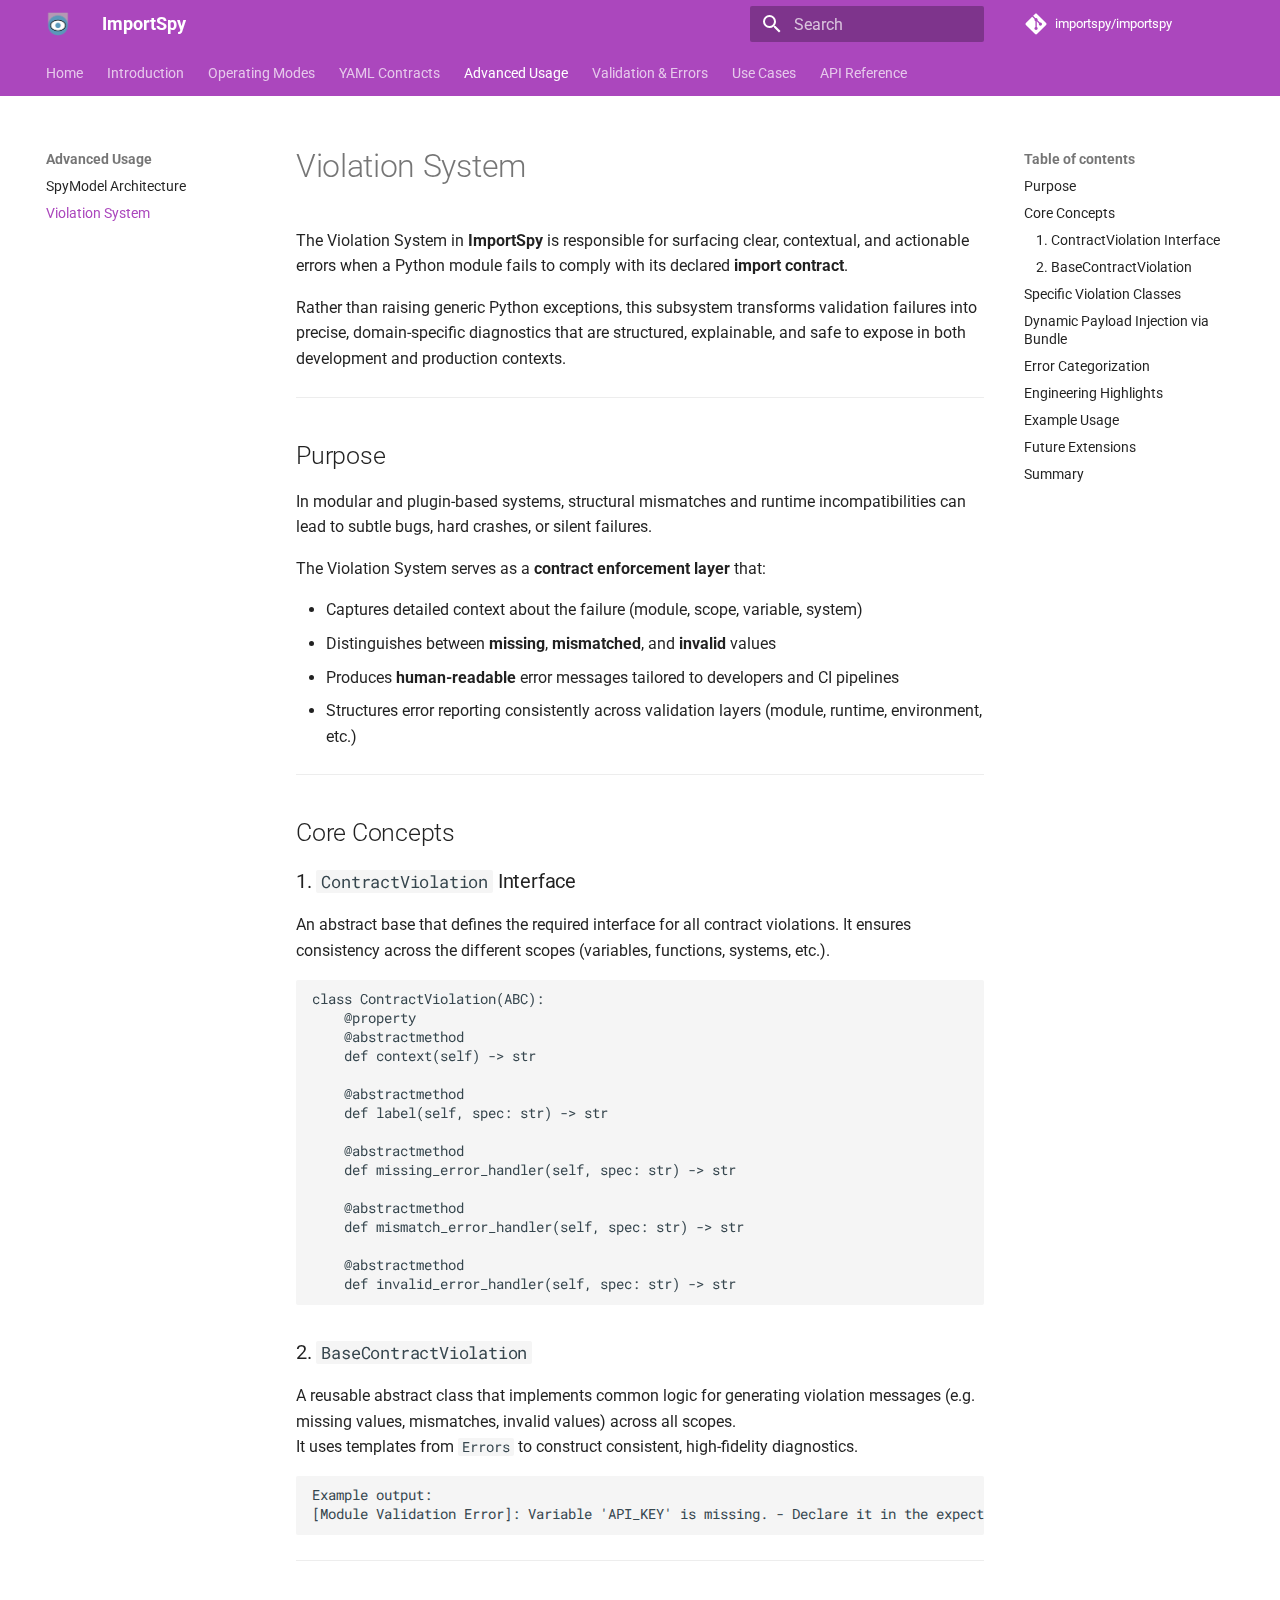
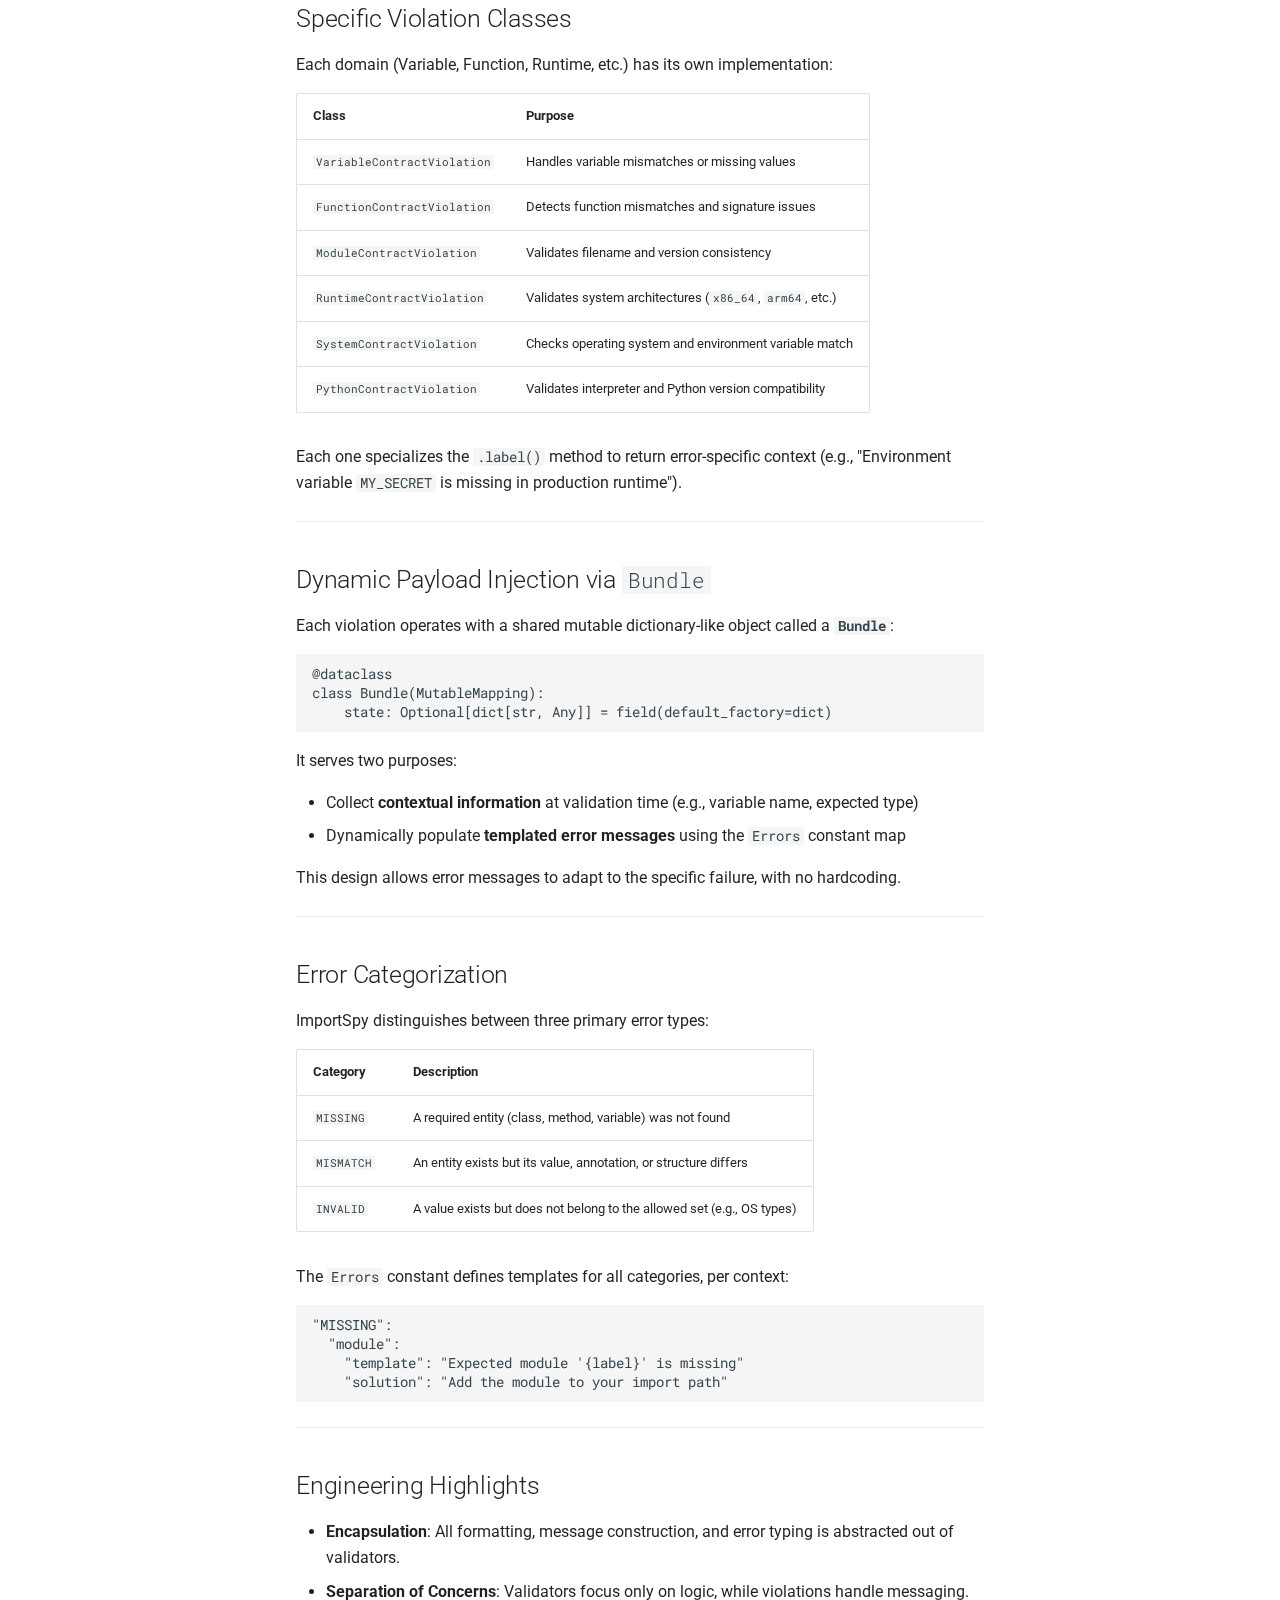
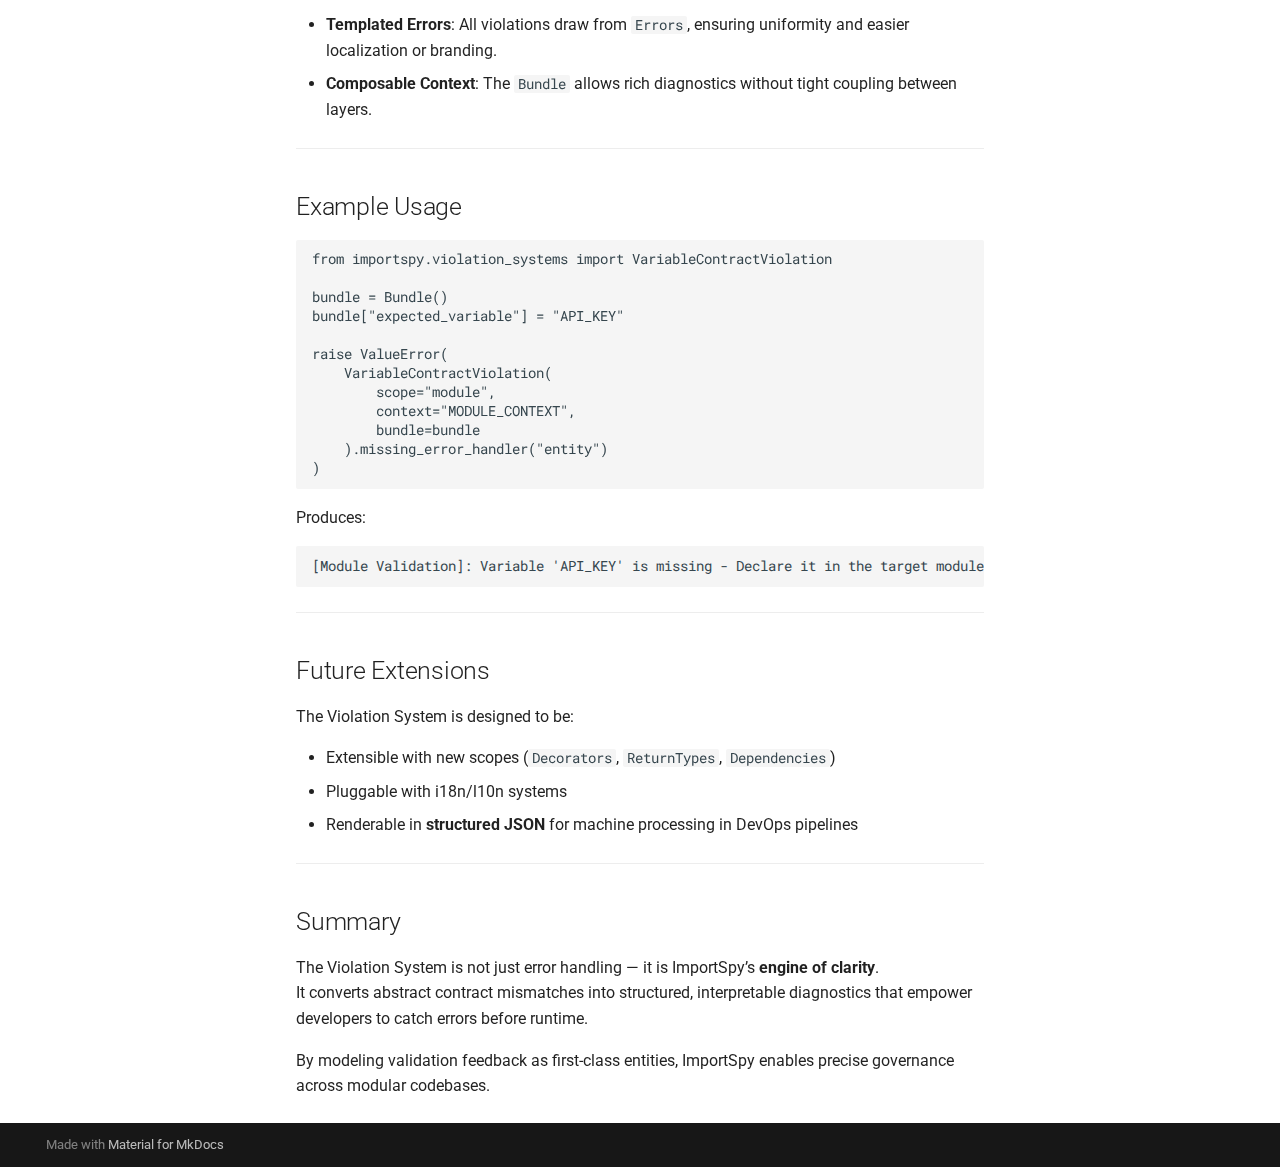
<file: advanced/violations/index.html>
<!doctype html>
<html lang="en" class="no-js">
  <head>
    
      <meta charset="utf-8">
      <meta name="viewport" content="width=device-width,initial-scale=1">
      
      
      
        <link rel="canonical" href="https://atellaluca.github.io/ImportSpy/advanced/violations/">
      
      
        <link rel="prev" href="../spymodel/">
      
      
        <link rel="next" href="../../errors/contract-violations/">
      
      
      <link rel="icon" href="../../assets/favicon.ico">
      <meta name="generator" content="mkdocs-1.6.1, mkdocs-material-9.6.21">
    
    
      
        <title>Violation System - ImportSpy</title>
      
    
    
      <link rel="stylesheet" href="../../assets/stylesheets/main.2a3383ac.min.css">
      
        
        <link rel="stylesheet" href="../../assets/stylesheets/palette.06af60db.min.css">
      
      


    
    
      
    
    
      
        
        
        <link rel="preconnect" href="https://fonts.gstatic.com" crossorigin>
        <link rel="stylesheet" href="https://fonts.googleapis.com/css?family=Roboto:300,300i,400,400i,700,700i%7CRoboto+Mono:400,400i,700,700i&display=fallback">
        <style>:root{--md-text-font:"Roboto";--md-code-font:"Roboto Mono"}</style>
      
    
    
      <link rel="stylesheet" href="../../assets/_mkdocstrings.css">
    
    <script>__md_scope=new URL("../..",location),__md_hash=e=>[...e].reduce(((e,_)=>(e<<5)-e+_.charCodeAt(0)),0),__md_get=(e,_=localStorage,t=__md_scope)=>JSON.parse(_.getItem(t.pathname+"."+e)),__md_set=(e,_,t=localStorage,a=__md_scope)=>{try{t.setItem(a.pathname+"."+e,JSON.stringify(_))}catch(e){}}</script>
    
      

    
    
    
  </head>
  
  
    
    
      
    
    
    
    
    <body dir="ltr" data-md-color-scheme="default" data-md-color-primary="purple" data-md-color-accent="light-blue">
  
    
    <input class="md-toggle" data-md-toggle="drawer" type="checkbox" id="__drawer" autocomplete="off">
    <input class="md-toggle" data-md-toggle="search" type="checkbox" id="__search" autocomplete="off">
    <label class="md-overlay" for="__drawer"></label>
    <div data-md-component="skip">
      
        
        <a href="#violation-system" class="md-skip">
          Skip to content
        </a>
      
    </div>
    <div data-md-component="announce">
      
    </div>
    
    
      

<header class="md-header" data-md-component="header">
  <nav class="md-header__inner md-grid" aria-label="Header">
    <a href="../.." title="ImportSpy" class="md-header__button md-logo" aria-label="ImportSpy" data-md-component="logo">
      
  <img src="../../assets/importspy-logo.png" alt="logo">

    </a>
    <label class="md-header__button md-icon" for="__drawer">
      
      <svg xmlns="http://www.w3.org/2000/svg" viewBox="0 0 24 24"><path d="M3 6h18v2H3zm0 5h18v2H3zm0 5h18v2H3z"/></svg>
    </label>
    <div class="md-header__title" data-md-component="header-title">
      <div class="md-header__ellipsis">
        <div class="md-header__topic">
          <span class="md-ellipsis">
            ImportSpy
          </span>
        </div>
        <div class="md-header__topic" data-md-component="header-topic">
          <span class="md-ellipsis">
            
              Violation System
            
          </span>
        </div>
      </div>
    </div>
    
      
        <form class="md-header__option" data-md-component="palette">
  
    
    
    
    <input class="md-option" data-md-color-media="" data-md-color-scheme="default" data-md-color-primary="purple" data-md-color-accent="light-blue"  aria-hidden="true"  type="radio" name="__palette" id="__palette_0">
    
  
</form>
      
    
    
      <script>var palette=__md_get("__palette");if(palette&&palette.color){if("(prefers-color-scheme)"===palette.color.media){var media=matchMedia("(prefers-color-scheme: light)"),input=document.querySelector(media.matches?"[data-md-color-media='(prefers-color-scheme: light)']":"[data-md-color-media='(prefers-color-scheme: dark)']");palette.color.media=input.getAttribute("data-md-color-media"),palette.color.scheme=input.getAttribute("data-md-color-scheme"),palette.color.primary=input.getAttribute("data-md-color-primary"),palette.color.accent=input.getAttribute("data-md-color-accent")}for(var[key,value]of Object.entries(palette.color))document.body.setAttribute("data-md-color-"+key,value)}</script>
    
    
    
      
      
        <label class="md-header__button md-icon" for="__search">
          
          <svg xmlns="http://www.w3.org/2000/svg" viewBox="0 0 24 24"><path d="M9.5 3A6.5 6.5 0 0 1 16 9.5c0 1.61-.59 3.09-1.56 4.23l.27.27h.79l5 5-1.5 1.5-5-5v-.79l-.27-.27A6.52 6.52 0 0 1 9.5 16 6.5 6.5 0 0 1 3 9.5 6.5 6.5 0 0 1 9.5 3m0 2C7 5 5 7 5 9.5S7 14 9.5 14 14 12 14 9.5 12 5 9.5 5"/></svg>
        </label>
        <div class="md-search" data-md-component="search" role="dialog">
  <label class="md-search__overlay" for="__search"></label>
  <div class="md-search__inner" role="search">
    <form class="md-search__form" name="search">
      <input type="text" class="md-search__input" name="query" aria-label="Search" placeholder="Search" autocapitalize="off" autocorrect="off" autocomplete="off" spellcheck="false" data-md-component="search-query" required>
      <label class="md-search__icon md-icon" for="__search">
        
        <svg xmlns="http://www.w3.org/2000/svg" viewBox="0 0 24 24"><path d="M9.5 3A6.5 6.5 0 0 1 16 9.5c0 1.61-.59 3.09-1.56 4.23l.27.27h.79l5 5-1.5 1.5-5-5v-.79l-.27-.27A6.52 6.52 0 0 1 9.5 16 6.5 6.5 0 0 1 3 9.5 6.5 6.5 0 0 1 9.5 3m0 2C7 5 5 7 5 9.5S7 14 9.5 14 14 12 14 9.5 12 5 9.5 5"/></svg>
        
        <svg xmlns="http://www.w3.org/2000/svg" viewBox="0 0 24 24"><path d="M20 11v2H8l5.5 5.5-1.42 1.42L4.16 12l7.92-7.92L13.5 5.5 8 11z"/></svg>
      </label>
      <nav class="md-search__options" aria-label="Search">
        
        <button type="reset" class="md-search__icon md-icon" title="Clear" aria-label="Clear" tabindex="-1">
          
          <svg xmlns="http://www.w3.org/2000/svg" viewBox="0 0 24 24"><path d="M19 6.41 17.59 5 12 10.59 6.41 5 5 6.41 10.59 12 5 17.59 6.41 19 12 13.41 17.59 19 19 17.59 13.41 12z"/></svg>
        </button>
      </nav>
      
    </form>
    <div class="md-search__output">
      <div class="md-search__scrollwrap" tabindex="0" data-md-scrollfix>
        <div class="md-search-result" data-md-component="search-result">
          <div class="md-search-result__meta">
            Initializing search
          </div>
          <ol class="md-search-result__list" role="presentation"></ol>
        </div>
      </div>
    </div>
  </div>
</div>
      
    
    
      <div class="md-header__source">
        <a href="https://github.com/atellaluca/importspy" title="Go to repository" class="md-source" data-md-component="source">
  <div class="md-source__icon md-icon">
    
    <svg xmlns="http://www.w3.org/2000/svg" viewBox="0 0 448 512"><!--! Font Awesome Free 7.0.1 by @fontawesome - https://fontawesome.com License - https://fontawesome.com/license/free (Icons: CC BY 4.0, Fonts: SIL OFL 1.1, Code: MIT License) Copyright 2025 Fonticons, Inc.--><path d="M439.6 236.1 244 40.5c-5.4-5.5-12.8-8.5-20.4-8.5s-15 3-20.4 8.4L162.5 81l51.5 51.5c27.1-9.1 52.7 16.8 43.4 43.7l49.7 49.7c34.2-11.8 61.2 31 35.5 56.7-26.5 26.5-70.2-2.9-56-37.3L240.3 199v121.9c25.3 12.5 22.3 41.8 9.1 55-6.4 6.4-15.2 10.1-24.3 10.1s-17.8-3.6-24.3-10.1c-17.6-17.6-11.1-46.9 11.2-56v-123c-20.8-8.5-24.6-30.7-18.6-45L142.6 101 8.5 235.1C3 240.6 0 247.9 0 255.5s3 15 8.5 20.4l195.6 195.7c5.4 5.4 12.7 8.4 20.4 8.4s15-3 20.4-8.4l194.7-194.7c5.4-5.4 8.4-12.8 8.4-20.4s-3-15-8.4-20.4"/></svg>
  </div>
  <div class="md-source__repository">
    importspy/importspy
  </div>
</a>
      </div>
    
  </nav>
  
</header>
    
    <div class="md-container" data-md-component="container">
      
      
        
          
            
<nav class="md-tabs" aria-label="Tabs" data-md-component="tabs">
  <div class="md-grid">
    <ul class="md-tabs__list">
      
        
  
  
  
  
    <li class="md-tabs__item">
      <a href="../.." class="md-tabs__link">
        
  
  
    
  
  Home

      </a>
    </li>
  

      
        
  
  
  
  
    
    
      <li class="md-tabs__item">
        <a href="../../intro/overview/" class="md-tabs__link">
          
  
  
  Introduction

        </a>
      </li>
    
  

      
        
  
  
  
  
    
    
      <li class="md-tabs__item">
        <a href="../../modes/embedded/" class="md-tabs__link">
          
  
  
  Operating Modes

        </a>
      </li>
    
  

      
        
  
  
  
  
    
    
      <li class="md-tabs__item">
        <a href="../../contracts/syntax/" class="md-tabs__link">
          
  
  
  YAML Contracts

        </a>
      </li>
    
  

      
        
  
  
  
    
  
  
    
    
      <li class="md-tabs__item md-tabs__item--active">
        <a href="../spymodel/" class="md-tabs__link">
          
  
  
  Advanced Usage

        </a>
      </li>
    
  

      
        
  
  
  
  
    <li class="md-tabs__item">
      <a href="../../errors/contract-violations/" class="md-tabs__link">
        
  
  
    
  
  Validation & Errors

      </a>
    </li>
  

      
        
  
  
  
  
    <li class="md-tabs__item">
      <a href="../../use_cases/" class="md-tabs__link">
        
  
  
    
  
  Use Cases

      </a>
    </li>
  

      
        
  
  
  
  
    <li class="md-tabs__item">
      <a href="../../api-reference/" class="md-tabs__link">
        
  
  
    
  
  API Reference

      </a>
    </li>
  

      
    </ul>
  </div>
</nav>
          
        
      
      <main class="md-main" data-md-component="main">
        <div class="md-main__inner md-grid">
          
            
              
              <div class="md-sidebar md-sidebar--primary" data-md-component="sidebar" data-md-type="navigation" >
                <div class="md-sidebar__scrollwrap">
                  <div class="md-sidebar__inner">
                    


  


<nav class="md-nav md-nav--primary md-nav--lifted" aria-label="Navigation" data-md-level="0">
  <label class="md-nav__title" for="__drawer">
    <a href="../.." title="ImportSpy" class="md-nav__button md-logo" aria-label="ImportSpy" data-md-component="logo">
      
  <img src="../../assets/importspy-logo.png" alt="logo">

    </a>
    ImportSpy
  </label>
  
    <div class="md-nav__source">
      <a href="https://github.com/atellaluca/importspy" title="Go to repository" class="md-source" data-md-component="source">
  <div class="md-source__icon md-icon">
    
    <svg xmlns="http://www.w3.org/2000/svg" viewBox="0 0 448 512"><!--! Font Awesome Free 7.0.1 by @fontawesome - https://fontawesome.com License - https://fontawesome.com/license/free (Icons: CC BY 4.0, Fonts: SIL OFL 1.1, Code: MIT License) Copyright 2025 Fonticons, Inc.--><path d="M439.6 236.1 244 40.5c-5.4-5.5-12.8-8.5-20.4-8.5s-15 3-20.4 8.4L162.5 81l51.5 51.5c27.1-9.1 52.7 16.8 43.4 43.7l49.7 49.7c34.2-11.8 61.2 31 35.5 56.7-26.5 26.5-70.2-2.9-56-37.3L240.3 199v121.9c25.3 12.5 22.3 41.8 9.1 55-6.4 6.4-15.2 10.1-24.3 10.1s-17.8-3.6-24.3-10.1c-17.6-17.6-11.1-46.9 11.2-56v-123c-20.8-8.5-24.6-30.7-18.6-45L142.6 101 8.5 235.1C3 240.6 0 247.9 0 255.5s3 15 8.5 20.4l195.6 195.7c5.4 5.4 12.7 8.4 20.4 8.4s15-3 20.4-8.4l194.7-194.7c5.4-5.4 8.4-12.8 8.4-20.4s-3-15-8.4-20.4"/></svg>
  </div>
  <div class="md-source__repository">
    importspy/importspy
  </div>
</a>
    </div>
  
  <ul class="md-nav__list" data-md-scrollfix>
    
      
      
  
  
  
  
    <li class="md-nav__item">
      <a href="../.." class="md-nav__link">
        
  
  
  <span class="md-ellipsis">
    Home
    
  </span>
  

      </a>
    </li>
  

    
      
      
  
  
  
  
    
    
    
    
      
      
    
    
    <li class="md-nav__item md-nav__item--nested">
      
        
        
        <input class="md-nav__toggle md-toggle " type="checkbox" id="__nav_2" >
        
          
          <label class="md-nav__link" for="__nav_2" id="__nav_2_label" tabindex="0">
            
  
  
  <span class="md-ellipsis">
    Introduction
    
  </span>
  

            <span class="md-nav__icon md-icon"></span>
          </label>
        
        <nav class="md-nav" data-md-level="1" aria-labelledby="__nav_2_label" aria-expanded="false">
          <label class="md-nav__title" for="__nav_2">
            <span class="md-nav__icon md-icon"></span>
            Introduction
          </label>
          <ul class="md-nav__list" data-md-scrollfix>
            
              
                
  
  
  
  
    <li class="md-nav__item">
      <a href="../../intro/overview/" class="md-nav__link">
        
  
  
  <span class="md-ellipsis">
    What is ImportSpy
    
  </span>
  

      </a>
    </li>
  

              
            
              
                
  
  
  
  
    <li class="md-nav__item">
      <a href="../../intro/install/" class="md-nav__link">
        
  
  
  <span class="md-ellipsis">
    Installation
    
  </span>
  

      </a>
    </li>
  

              
            
              
                
  
  
  
  
    <li class="md-nav__item">
      <a href="../../intro/quickstart/" class="md-nav__link">
        
  
  
  <span class="md-ellipsis">
    Quickstart
    
  </span>
  

      </a>
    </li>
  

              
            
          </ul>
        </nav>
      
    </li>
  

    
      
      
  
  
  
  
    
    
    
    
      
      
    
    
    <li class="md-nav__item md-nav__item--nested">
      
        
        
        <input class="md-nav__toggle md-toggle " type="checkbox" id="__nav_3" >
        
          
          <label class="md-nav__link" for="__nav_3" id="__nav_3_label" tabindex="0">
            
  
  
  <span class="md-ellipsis">
    Operating Modes
    
  </span>
  

            <span class="md-nav__icon md-icon"></span>
          </label>
        
        <nav class="md-nav" data-md-level="1" aria-labelledby="__nav_3_label" aria-expanded="false">
          <label class="md-nav__title" for="__nav_3">
            <span class="md-nav__icon md-icon"></span>
            Operating Modes
          </label>
          <ul class="md-nav__list" data-md-scrollfix>
            
              
                
  
  
  
  
    <li class="md-nav__item">
      <a href="../../modes/embedded/" class="md-nav__link">
        
  
  
  <span class="md-ellipsis">
    Embedded Mode
    
  </span>
  

      </a>
    </li>
  

              
            
              
                
  
  
  
  
    <li class="md-nav__item">
      <a href="../../modes/cli/" class="md-nav__link">
        
  
  
  <span class="md-ellipsis">
    CLI Mode
    
  </span>
  

      </a>
    </li>
  

              
            
          </ul>
        </nav>
      
    </li>
  

    
      
      
  
  
  
  
    
    
    
    
      
      
    
    
    <li class="md-nav__item md-nav__item--nested">
      
        
        
        <input class="md-nav__toggle md-toggle " type="checkbox" id="__nav_4" >
        
          
          <label class="md-nav__link" for="__nav_4" id="__nav_4_label" tabindex="0">
            
  
  
  <span class="md-ellipsis">
    YAML Contracts
    
  </span>
  

            <span class="md-nav__icon md-icon"></span>
          </label>
        
        <nav class="md-nav" data-md-level="1" aria-labelledby="__nav_4_label" aria-expanded="false">
          <label class="md-nav__title" for="__nav_4">
            <span class="md-nav__icon md-icon"></span>
            YAML Contracts
          </label>
          <ul class="md-nav__list" data-md-scrollfix>
            
              
                
  
  
  
  
    <li class="md-nav__item">
      <a href="../../contracts/syntax/" class="md-nav__link">
        
  
  
  <span class="md-ellipsis">
    Syntax
    
  </span>
  

      </a>
    </li>
  

              
            
              
                
  
  
  
  
    <li class="md-nav__item">
      <a href="../../contracts/examples/" class="md-nav__link">
        
  
  
  <span class="md-ellipsis">
    Examples
    
  </span>
  

      </a>
    </li>
  

              
            
          </ul>
        </nav>
      
    </li>
  

    
      
      
  
  
    
  
  
  
    
    
    
    
      
        
        
      
      
    
    
    <li class="md-nav__item md-nav__item--active md-nav__item--section md-nav__item--nested">
      
        
        
        <input class="md-nav__toggle md-toggle " type="checkbox" id="__nav_5" checked>
        
          
          <label class="md-nav__link" for="__nav_5" id="__nav_5_label" tabindex="">
            
  
  
  <span class="md-ellipsis">
    Advanced Usage
    
  </span>
  

            <span class="md-nav__icon md-icon"></span>
          </label>
        
        <nav class="md-nav" data-md-level="1" aria-labelledby="__nav_5_label" aria-expanded="true">
          <label class="md-nav__title" for="__nav_5">
            <span class="md-nav__icon md-icon"></span>
            Advanced Usage
          </label>
          <ul class="md-nav__list" data-md-scrollfix>
            
              
                
  
  
  
  
    <li class="md-nav__item">
      <a href="../spymodel/" class="md-nav__link">
        
  
  
  <span class="md-ellipsis">
    SpyModel Architecture
    
  </span>
  

      </a>
    </li>
  

              
            
              
                
  
  
    
  
  
  
    <li class="md-nav__item md-nav__item--active">
      
      <input class="md-nav__toggle md-toggle" type="checkbox" id="__toc">
      
      
        
      
      
        <label class="md-nav__link md-nav__link--active" for="__toc">
          
  
  
  <span class="md-ellipsis">
    Violation System
    
  </span>
  

          <span class="md-nav__icon md-icon"></span>
        </label>
      
      <a href="./" class="md-nav__link md-nav__link--active">
        
  
  
  <span class="md-ellipsis">
    Violation System
    
  </span>
  

      </a>
      
        

<nav class="md-nav md-nav--secondary" aria-label="Table of contents">
  
  
  
    
  
  
    <label class="md-nav__title" for="__toc">
      <span class="md-nav__icon md-icon"></span>
      Table of contents
    </label>
    <ul class="md-nav__list" data-md-component="toc" data-md-scrollfix>
      
        <li class="md-nav__item">
  <a href="#purpose" class="md-nav__link">
    <span class="md-ellipsis">
      Purpose
    </span>
  </a>
  
</li>
      
        <li class="md-nav__item">
  <a href="#core-concepts" class="md-nav__link">
    <span class="md-ellipsis">
      Core Concepts
    </span>
  </a>
  
    <nav class="md-nav" aria-label="Core Concepts">
      <ul class="md-nav__list">
        
          <li class="md-nav__item">
  <a href="#1-contractviolation-interface" class="md-nav__link">
    <span class="md-ellipsis">
      1. ContractViolation Interface
    </span>
  </a>
  
</li>
        
          <li class="md-nav__item">
  <a href="#2-basecontractviolation" class="md-nav__link">
    <span class="md-ellipsis">
      2. BaseContractViolation
    </span>
  </a>
  
</li>
        
      </ul>
    </nav>
  
</li>
      
        <li class="md-nav__item">
  <a href="#specific-violation-classes" class="md-nav__link">
    <span class="md-ellipsis">
      Specific Violation Classes
    </span>
  </a>
  
</li>
      
        <li class="md-nav__item">
  <a href="#dynamic-payload-injection-via-bundle" class="md-nav__link">
    <span class="md-ellipsis">
      Dynamic Payload Injection via Bundle
    </span>
  </a>
  
</li>
      
        <li class="md-nav__item">
  <a href="#error-categorization" class="md-nav__link">
    <span class="md-ellipsis">
      Error Categorization
    </span>
  </a>
  
</li>
      
        <li class="md-nav__item">
  <a href="#engineering-highlights" class="md-nav__link">
    <span class="md-ellipsis">
      Engineering Highlights
    </span>
  </a>
  
</li>
      
        <li class="md-nav__item">
  <a href="#example-usage" class="md-nav__link">
    <span class="md-ellipsis">
      Example Usage
    </span>
  </a>
  
</li>
      
        <li class="md-nav__item">
  <a href="#future-extensions" class="md-nav__link">
    <span class="md-ellipsis">
      Future Extensions
    </span>
  </a>
  
</li>
      
        <li class="md-nav__item">
  <a href="#summary" class="md-nav__link">
    <span class="md-ellipsis">
      Summary
    </span>
  </a>
  
</li>
      
    </ul>
  
</nav>
      
    </li>
  

              
            
          </ul>
        </nav>
      
    </li>
  

    
      
      
  
  
  
  
    <li class="md-nav__item">
      <a href="../../errors/contract-violations/" class="md-nav__link">
        
  
  
  <span class="md-ellipsis">
    Validation & Errors
    
  </span>
  

      </a>
    </li>
  

    
      
      
  
  
  
  
    <li class="md-nav__item">
      <a href="../../use_cases/" class="md-nav__link">
        
  
  
  <span class="md-ellipsis">
    Use Cases
    
  </span>
  

      </a>
    </li>
  

    
      
      
  
  
  
  
    <li class="md-nav__item">
      <a href="../../api-reference/" class="md-nav__link">
        
  
  
  <span class="md-ellipsis">
    API Reference
    
  </span>
  

      </a>
    </li>
  

    
  </ul>
</nav>
                  </div>
                </div>
              </div>
            
            
              
              <div class="md-sidebar md-sidebar--secondary" data-md-component="sidebar" data-md-type="toc" >
                <div class="md-sidebar__scrollwrap">
                  <div class="md-sidebar__inner">
                    

<nav class="md-nav md-nav--secondary" aria-label="Table of contents">
  
  
  
    
  
  
    <label class="md-nav__title" for="__toc">
      <span class="md-nav__icon md-icon"></span>
      Table of contents
    </label>
    <ul class="md-nav__list" data-md-component="toc" data-md-scrollfix>
      
        <li class="md-nav__item">
  <a href="#purpose" class="md-nav__link">
    <span class="md-ellipsis">
      Purpose
    </span>
  </a>
  
</li>
      
        <li class="md-nav__item">
  <a href="#core-concepts" class="md-nav__link">
    <span class="md-ellipsis">
      Core Concepts
    </span>
  </a>
  
    <nav class="md-nav" aria-label="Core Concepts">
      <ul class="md-nav__list">
        
          <li class="md-nav__item">
  <a href="#1-contractviolation-interface" class="md-nav__link">
    <span class="md-ellipsis">
      1. ContractViolation Interface
    </span>
  </a>
  
</li>
        
          <li class="md-nav__item">
  <a href="#2-basecontractviolation" class="md-nav__link">
    <span class="md-ellipsis">
      2. BaseContractViolation
    </span>
  </a>
  
</li>
        
      </ul>
    </nav>
  
</li>
      
        <li class="md-nav__item">
  <a href="#specific-violation-classes" class="md-nav__link">
    <span class="md-ellipsis">
      Specific Violation Classes
    </span>
  </a>
  
</li>
      
        <li class="md-nav__item">
  <a href="#dynamic-payload-injection-via-bundle" class="md-nav__link">
    <span class="md-ellipsis">
      Dynamic Payload Injection via Bundle
    </span>
  </a>
  
</li>
      
        <li class="md-nav__item">
  <a href="#error-categorization" class="md-nav__link">
    <span class="md-ellipsis">
      Error Categorization
    </span>
  </a>
  
</li>
      
        <li class="md-nav__item">
  <a href="#engineering-highlights" class="md-nav__link">
    <span class="md-ellipsis">
      Engineering Highlights
    </span>
  </a>
  
</li>
      
        <li class="md-nav__item">
  <a href="#example-usage" class="md-nav__link">
    <span class="md-ellipsis">
      Example Usage
    </span>
  </a>
  
</li>
      
        <li class="md-nav__item">
  <a href="#future-extensions" class="md-nav__link">
    <span class="md-ellipsis">
      Future Extensions
    </span>
  </a>
  
</li>
      
        <li class="md-nav__item">
  <a href="#summary" class="md-nav__link">
    <span class="md-ellipsis">
      Summary
    </span>
  </a>
  
</li>
      
    </ul>
  
</nav>
                  </div>
                </div>
              </div>
            
          
          
            <div class="md-content" data-md-component="content">
              <article class="md-content__inner md-typeset">
                
                  


  
  


<h1 id="violation-system">Violation System</h1>
<p>The Violation System in <strong>ImportSpy</strong> is responsible for surfacing clear, contextual, and actionable errors when a Python module fails to comply with its declared <strong>import contract</strong>.</p>
<p>Rather than raising generic Python exceptions, this subsystem transforms validation failures into precise, domain-specific diagnostics that are structured, explainable, and safe to expose in both development and production contexts.</p>
<hr />
<h2 id="purpose">Purpose</h2>
<p>In modular and plugin-based systems, structural mismatches and runtime incompatibilities can lead to subtle bugs, hard crashes, or silent failures.</p>
<p>The Violation System serves as a <strong>contract enforcement layer</strong> that:</p>
<ul>
<li>Captures detailed context about the failure (module, scope, variable, system)</li>
<li>Distinguishes between <strong>missing</strong>, <strong>mismatched</strong>, and <strong>invalid</strong> values</li>
<li>Produces <strong>human-readable</strong> error messages tailored to developers and CI pipelines</li>
<li>Structures error reporting consistently across validation layers (module, runtime, environment, etc.)</li>
</ul>
<hr />
<h2 id="core-concepts">Core Concepts</h2>
<h3 id="1-contractviolation-interface">1. <code>ContractViolation</code> Interface</h3>
<p>An abstract base that defines the required interface for all contract violations. It ensures consistency across the different scopes (variables, functions, systems, etc.).</p>
<pre><code class="language-python">class ContractViolation(ABC):
    @property
    @abstractmethod
    def context(self) -&gt; str

    @abstractmethod
    def label(self, spec: str) -&gt; str

    @abstractmethod
    def missing_error_handler(self, spec: str) -&gt; str

    @abstractmethod
    def mismatch_error_handler(self, spec: str) -&gt; str

    @abstractmethod
    def invalid_error_handler(self, spec: str) -&gt; str
</code></pre>
<h3 id="2-basecontractviolation">2. <code>BaseContractViolation</code></h3>
<p>A reusable abstract class that implements common logic for generating violation messages (e.g. missing values, mismatches, invalid values) across all scopes.<br />
It uses templates from <code>Errors</code> to construct consistent, high-fidelity diagnostics.</p>
<pre><code class="language-text">Example output:
[Module Validation Error]: Variable 'API_KEY' is missing. - Declare it in the expected module.
</code></pre>
<hr />
<h2 id="specific-violation-classes">Specific Violation Classes</h2>
<p>Each domain (Variable, Function, Runtime, etc.) has its own implementation:</p>
<table>
<thead>
<tr>
<th>Class</th>
<th>Purpose</th>
</tr>
</thead>
<tbody>
<tr>
<td><code>VariableContractViolation</code></td>
<td>Handles variable mismatches or missing values</td>
</tr>
<tr>
<td><code>FunctionContractViolation</code></td>
<td>Detects function mismatches and signature issues</td>
</tr>
<tr>
<td><code>ModuleContractViolation</code></td>
<td>Validates filename and version consistency</td>
</tr>
<tr>
<td><code>RuntimeContractViolation</code></td>
<td>Validates system architectures (<code>x86_64</code>, <code>arm64</code>, etc.)</td>
</tr>
<tr>
<td><code>SystemContractViolation</code></td>
<td>Checks operating system and environment variable match</td>
</tr>
<tr>
<td><code>PythonContractViolation</code></td>
<td>Validates interpreter and Python version compatibility</td>
</tr>
</tbody>
</table>
<p>Each one specializes the <code>.label()</code> method to return error-specific context (e.g., "Environment variable <code>MY_SECRET</code> is missing in production runtime").</p>
<hr />
<h2 id="dynamic-payload-injection-via-bundle">Dynamic Payload Injection via <code>Bundle</code></h2>
<p>Each violation operates with a shared mutable dictionary-like object called a <strong><code>Bundle</code></strong>:</p>
<pre><code class="language-python">@dataclass
class Bundle(MutableMapping):
    state: Optional[dict[str, Any]] = field(default_factory=dict)
</code></pre>
<p>It serves two purposes:</p>
<ul>
<li>Collect <strong>contextual information</strong> at validation time (e.g., variable name, expected type)</li>
<li>Dynamically populate <strong>templated error messages</strong> using the <code>Errors</code> constant map</li>
</ul>
<p>This design allows error messages to adapt to the specific failure, with no hardcoding.</p>
<hr />
<h2 id="error-categorization">Error Categorization</h2>
<p>ImportSpy distinguishes between three primary error types:</p>
<table>
<thead>
<tr>
<th>Category</th>
<th>Description</th>
</tr>
</thead>
<tbody>
<tr>
<td><code>MISSING</code></td>
<td>A required entity (class, method, variable) was not found</td>
</tr>
<tr>
<td><code>MISMATCH</code></td>
<td>An entity exists but its value, annotation, or structure differs</td>
</tr>
<tr>
<td><code>INVALID</code></td>
<td>A value exists but does not belong to the allowed set (e.g., OS types)</td>
</tr>
</tbody>
</table>
<p>The <code>Errors</code> constant defines templates for all categories, per context:</p>
<pre><code class="language-yaml">&quot;MISSING&quot;:
  &quot;module&quot;:
    &quot;template&quot;: &quot;Expected module '{label}' is missing&quot;
    &quot;solution&quot;: &quot;Add the module to your import path&quot;
</code></pre>
<hr />
<h2 id="engineering-highlights">Engineering Highlights</h2>
<ul>
<li><strong>Encapsulation</strong>: All formatting, message construction, and error typing is abstracted out of validators.</li>
<li><strong>Separation of Concerns</strong>: Validators focus only on logic, while violations handle messaging.</li>
<li><strong>Templated Errors</strong>: All violations draw from <code>Errors</code>, ensuring uniformity and easier localization or branding.</li>
<li><strong>Composable Context</strong>: The <code>Bundle</code> allows rich diagnostics without tight coupling between layers.</li>
</ul>
<hr />
<h2 id="example-usage">Example Usage</h2>
<pre><code class="language-python">from importspy.violation_systems import VariableContractViolation

bundle = Bundle()
bundle[&quot;expected_variable&quot;] = &quot;API_KEY&quot;

raise ValueError(
    VariableContractViolation(
        scope=&quot;module&quot;,
        context=&quot;MODULE_CONTEXT&quot;,
        bundle=bundle
    ).missing_error_handler(&quot;entity&quot;)
)
</code></pre>
<p>Produces:</p>
<pre><code class="language-text">[Module Validation]: Variable 'API_KEY' is missing - Declare it in the target module.
</code></pre>
<hr />
<h2 id="future-extensions">Future Extensions</h2>
<p>The Violation System is designed to be:</p>
<ul>
<li>Extensible with new scopes (<code>Decorators</code>, <code>ReturnTypes</code>, <code>Dependencies</code>)</li>
<li>Pluggable with i18n/l10n systems</li>
<li>Renderable in <strong>structured JSON</strong> for machine processing in DevOps pipelines</li>
</ul>
<hr />
<h2 id="summary">Summary</h2>
<p>The Violation System is not just error handling — it is ImportSpy’s <strong>engine of clarity</strong>.<br />
It converts abstract contract mismatches into structured, interpretable diagnostics that empower developers to catch errors before runtime.</p>
<p>By modeling validation feedback as first-class entities, ImportSpy enables precise governance across modular codebases.</p>












                
              </article>
            </div>
          
          
<script>var target=document.getElementById(location.hash.slice(1));target&&target.name&&(target.checked=target.name.startsWith("__tabbed_"))</script>
        </div>
        
      </main>
      
        <footer class="md-footer">
  
  <div class="md-footer-meta md-typeset">
    <div class="md-footer-meta__inner md-grid">
      <div class="md-copyright">
  
  
    Made with
    <a href="https://squidfunk.github.io/mkdocs-material/" target="_blank" rel="noopener">
      Material for MkDocs
    </a>
  
</div>
      
    </div>
  </div>
</footer>
      
    </div>
    <div class="md-dialog" data-md-component="dialog">
      <div class="md-dialog__inner md-typeset"></div>
    </div>
    
    
    
      
      <script id="__config" type="application/json">{"base": "../..", "features": ["navigation.tabs", "navigation.instant"], "search": "../../assets/javascripts/workers/search.973d3a69.min.js", "tags": null, "translations": {"clipboard.copied": "Copied to clipboard", "clipboard.copy": "Copy to clipboard", "search.result.more.one": "1 more on this page", "search.result.more.other": "# more on this page", "search.result.none": "No matching documents", "search.result.one": "1 matching document", "search.result.other": "# matching documents", "search.result.placeholder": "Type to start searching", "search.result.term.missing": "Missing", "select.version": "Select version"}, "version": null}</script>
    
    
      <script src="../../assets/javascripts/bundle.f55a23d4.min.js"></script>
      
    
  </body>
</html>
</file>
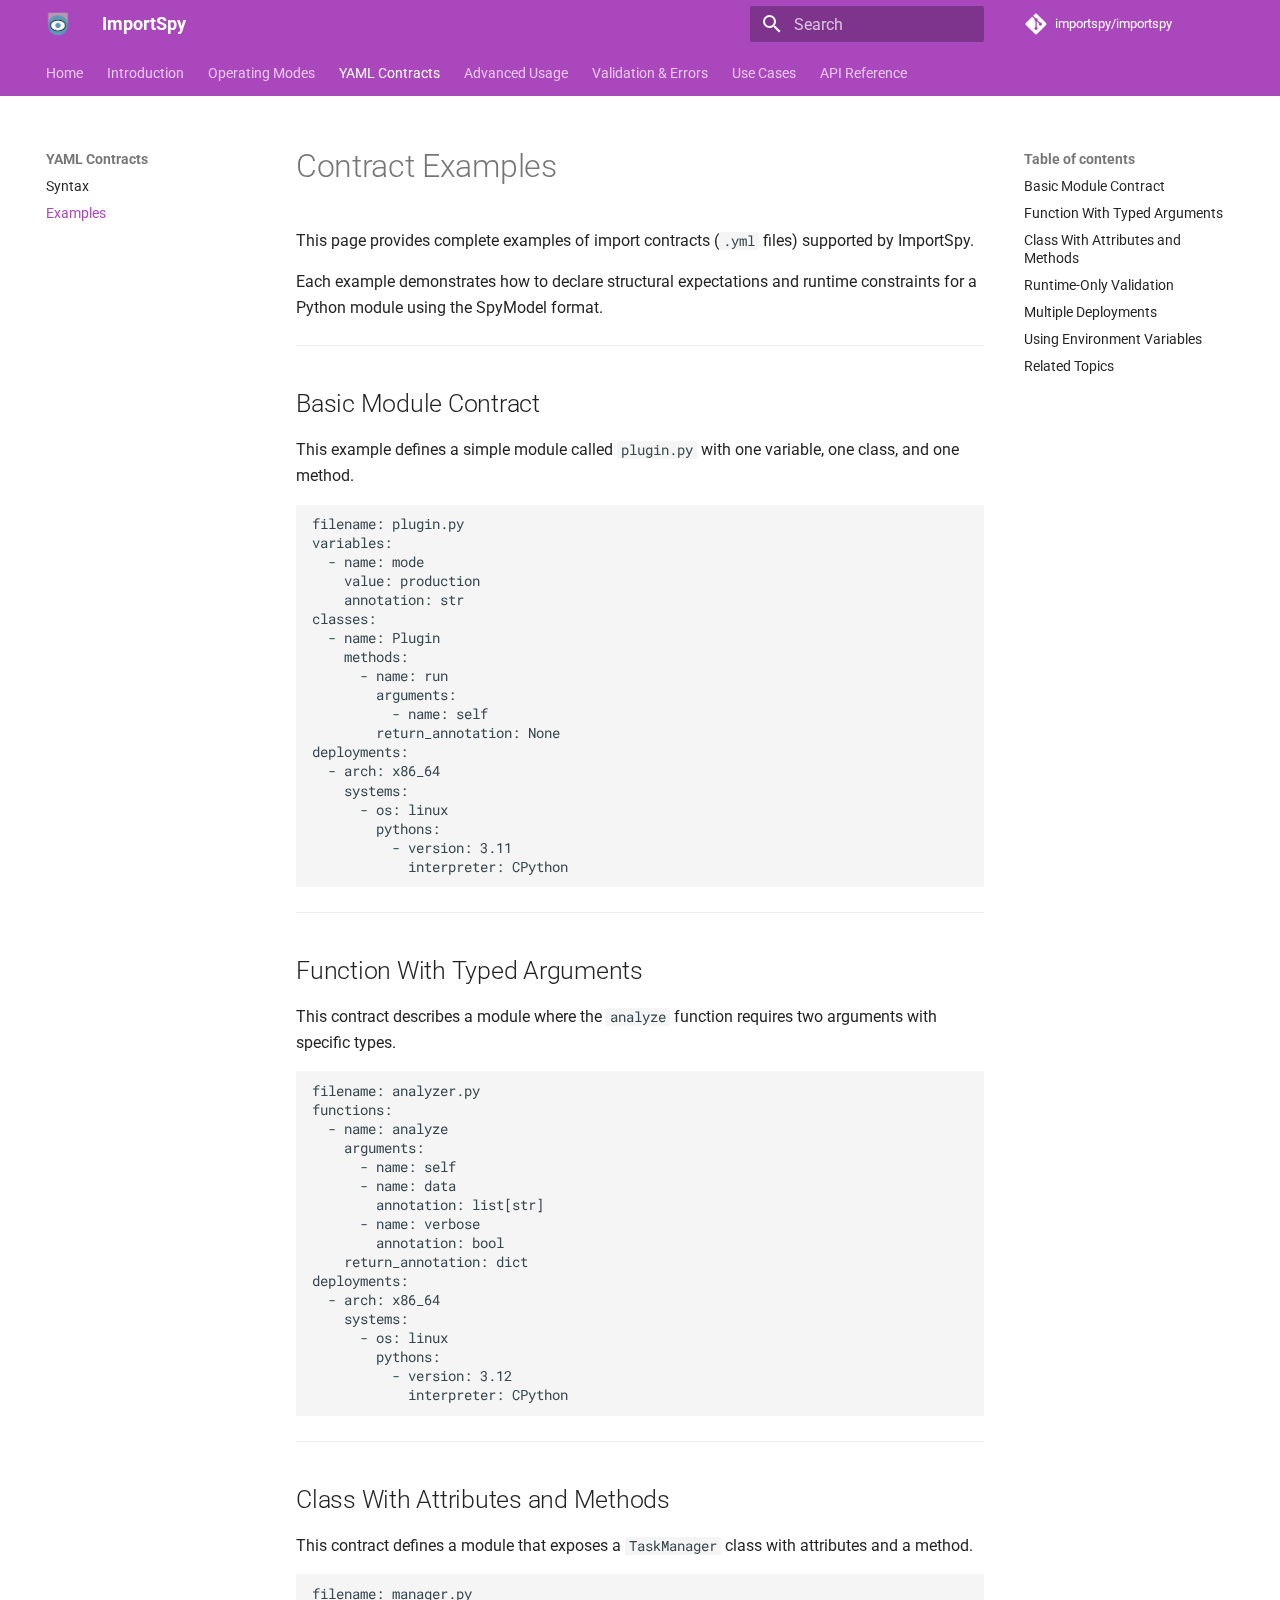
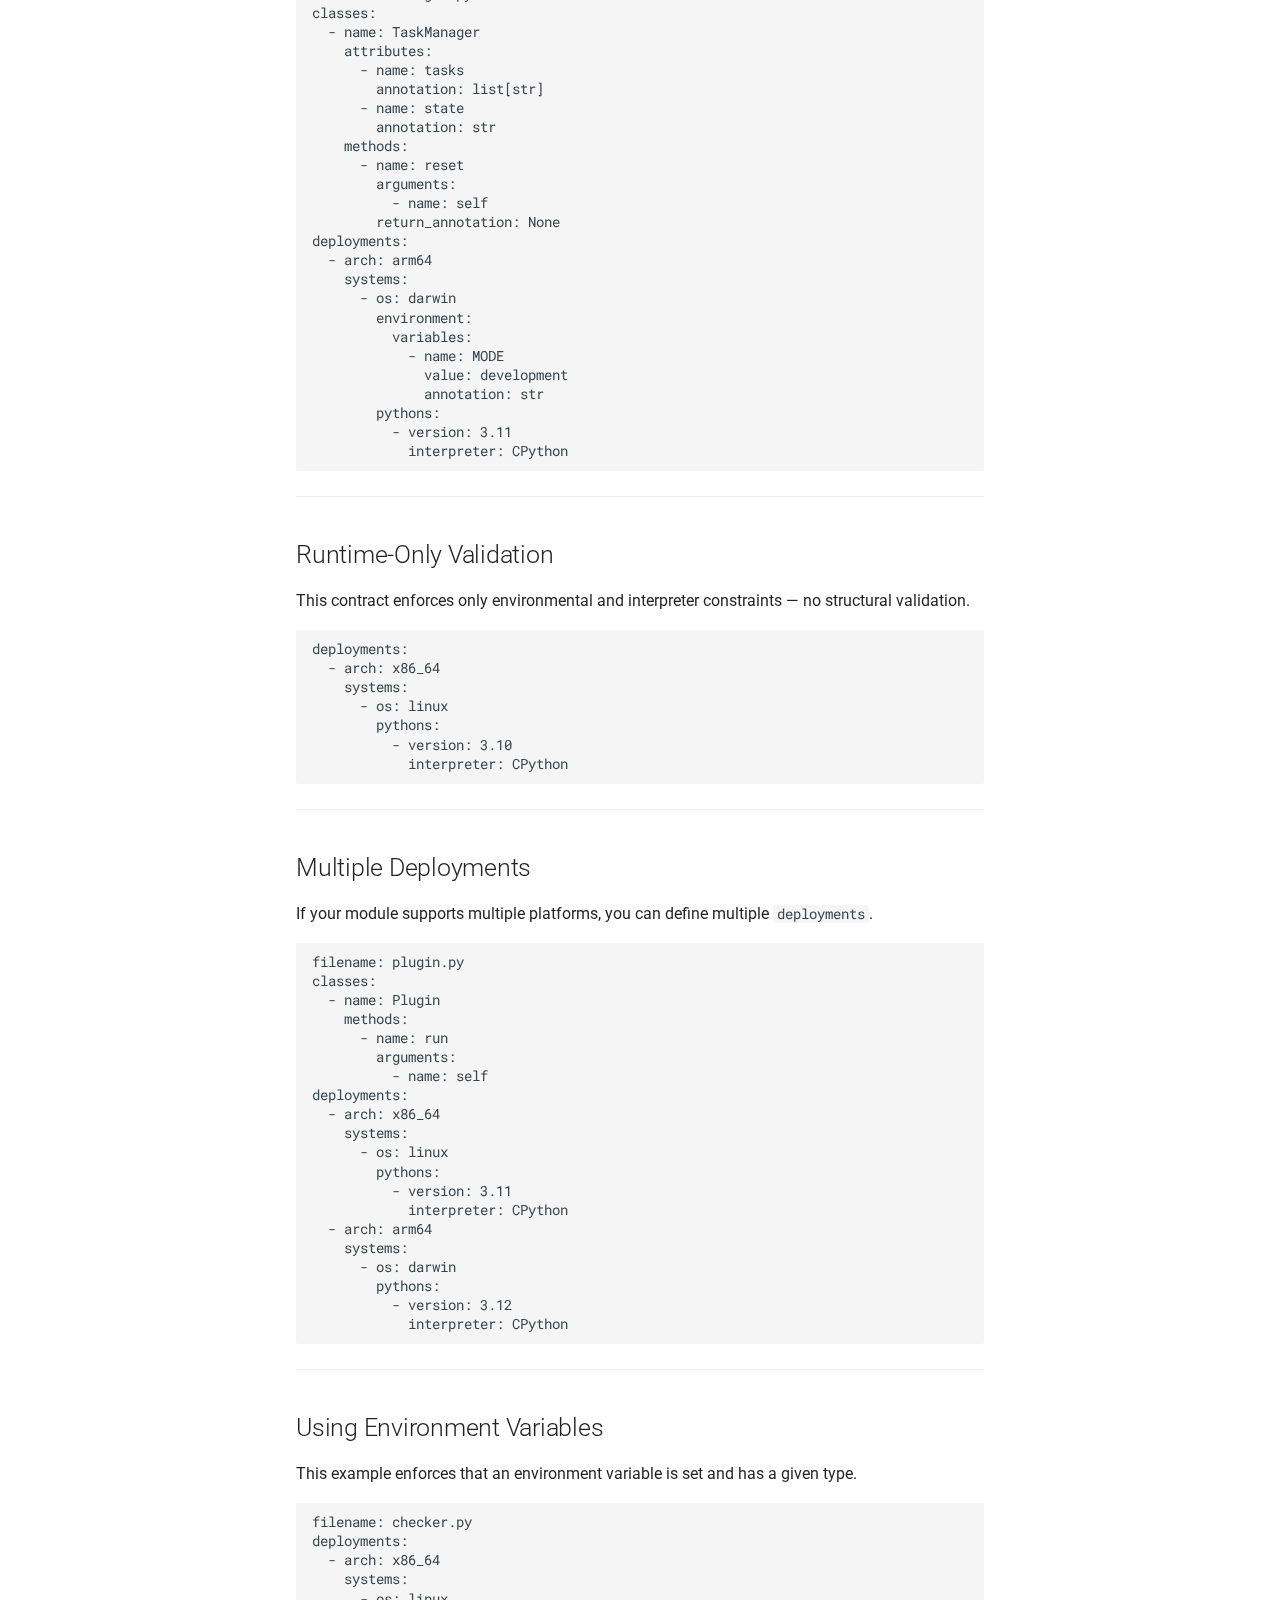
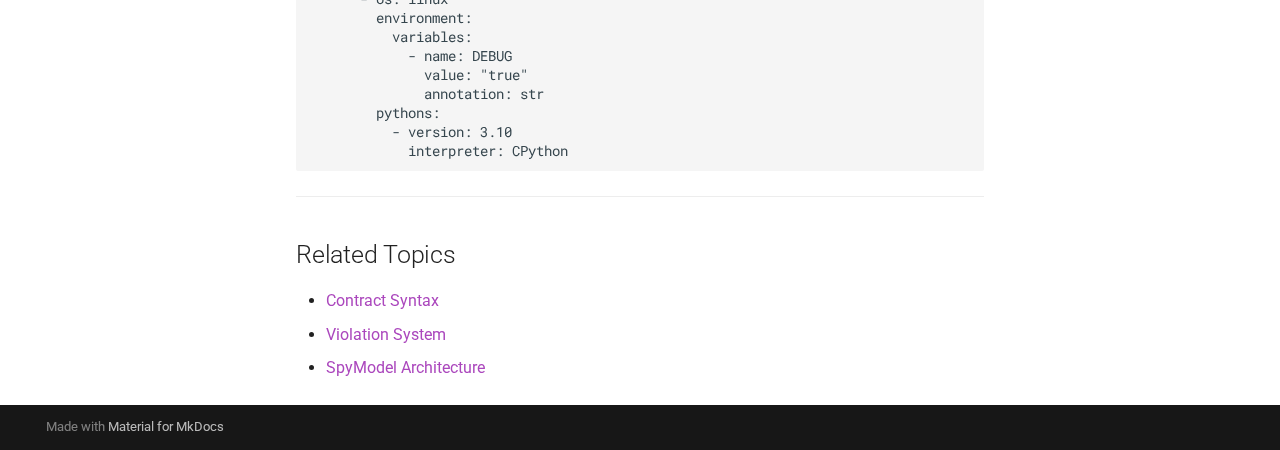
<file: contracts/examples/index.html>
<!doctype html>
<html lang="en" class="no-js">
  <head>
    
      <meta charset="utf-8">
      <meta name="viewport" content="width=device-width,initial-scale=1">
      
      
      
        <link rel="canonical" href="https://atellaluca.github.io/ImportSpy/contracts/examples/">
      
      
        <link rel="prev" href="../syntax/">
      
      
        <link rel="next" href="../../advanced/spymodel/">
      
      
      <link rel="icon" href="../../assets/favicon.ico">
      <meta name="generator" content="mkdocs-1.6.1, mkdocs-material-9.6.21">
    
    
      
        <title>Examples - ImportSpy</title>
      
    
    
      <link rel="stylesheet" href="../../assets/stylesheets/main.2a3383ac.min.css">
      
        
        <link rel="stylesheet" href="../../assets/stylesheets/palette.06af60db.min.css">
      
      


    
    
      
    
    
      
        
        
        <link rel="preconnect" href="https://fonts.gstatic.com" crossorigin>
        <link rel="stylesheet" href="https://fonts.googleapis.com/css?family=Roboto:300,300i,400,400i,700,700i%7CRoboto+Mono:400,400i,700,700i&display=fallback">
        <style>:root{--md-text-font:"Roboto";--md-code-font:"Roboto Mono"}</style>
      
    
    
      <link rel="stylesheet" href="../../assets/_mkdocstrings.css">
    
    <script>__md_scope=new URL("../..",location),__md_hash=e=>[...e].reduce(((e,_)=>(e<<5)-e+_.charCodeAt(0)),0),__md_get=(e,_=localStorage,t=__md_scope)=>JSON.parse(_.getItem(t.pathname+"."+e)),__md_set=(e,_,t=localStorage,a=__md_scope)=>{try{t.setItem(a.pathname+"."+e,JSON.stringify(_))}catch(e){}}</script>
    
      

    
    
    
  </head>
  
  
    
    
      
    
    
    
    
    <body dir="ltr" data-md-color-scheme="default" data-md-color-primary="purple" data-md-color-accent="light-blue">
  
    
    <input class="md-toggle" data-md-toggle="drawer" type="checkbox" id="__drawer" autocomplete="off">
    <input class="md-toggle" data-md-toggle="search" type="checkbox" id="__search" autocomplete="off">
    <label class="md-overlay" for="__drawer"></label>
    <div data-md-component="skip">
      
        
        <a href="#contract-examples" class="md-skip">
          Skip to content
        </a>
      
    </div>
    <div data-md-component="announce">
      
    </div>
    
    
      

<header class="md-header" data-md-component="header">
  <nav class="md-header__inner md-grid" aria-label="Header">
    <a href="../.." title="ImportSpy" class="md-header__button md-logo" aria-label="ImportSpy" data-md-component="logo">
      
  <img src="../../assets/importspy-logo.png" alt="logo">

    </a>
    <label class="md-header__button md-icon" for="__drawer">
      
      <svg xmlns="http://www.w3.org/2000/svg" viewBox="0 0 24 24"><path d="M3 6h18v2H3zm0 5h18v2H3zm0 5h18v2H3z"/></svg>
    </label>
    <div class="md-header__title" data-md-component="header-title">
      <div class="md-header__ellipsis">
        <div class="md-header__topic">
          <span class="md-ellipsis">
            ImportSpy
          </span>
        </div>
        <div class="md-header__topic" data-md-component="header-topic">
          <span class="md-ellipsis">
            
              Examples
            
          </span>
        </div>
      </div>
    </div>
    
      
        <form class="md-header__option" data-md-component="palette">
  
    
    
    
    <input class="md-option" data-md-color-media="" data-md-color-scheme="default" data-md-color-primary="purple" data-md-color-accent="light-blue"  aria-hidden="true"  type="radio" name="__palette" id="__palette_0">
    
  
</form>
      
    
    
      <script>var palette=__md_get("__palette");if(palette&&palette.color){if("(prefers-color-scheme)"===palette.color.media){var media=matchMedia("(prefers-color-scheme: light)"),input=document.querySelector(media.matches?"[data-md-color-media='(prefers-color-scheme: light)']":"[data-md-color-media='(prefers-color-scheme: dark)']");palette.color.media=input.getAttribute("data-md-color-media"),palette.color.scheme=input.getAttribute("data-md-color-scheme"),palette.color.primary=input.getAttribute("data-md-color-primary"),palette.color.accent=input.getAttribute("data-md-color-accent")}for(var[key,value]of Object.entries(palette.color))document.body.setAttribute("data-md-color-"+key,value)}</script>
    
    
    
      
      
        <label class="md-header__button md-icon" for="__search">
          
          <svg xmlns="http://www.w3.org/2000/svg" viewBox="0 0 24 24"><path d="M9.5 3A6.5 6.5 0 0 1 16 9.5c0 1.61-.59 3.09-1.56 4.23l.27.27h.79l5 5-1.5 1.5-5-5v-.79l-.27-.27A6.52 6.52 0 0 1 9.5 16 6.5 6.5 0 0 1 3 9.5 6.5 6.5 0 0 1 9.5 3m0 2C7 5 5 7 5 9.5S7 14 9.5 14 14 12 14 9.5 12 5 9.5 5"/></svg>
        </label>
        <div class="md-search" data-md-component="search" role="dialog">
  <label class="md-search__overlay" for="__search"></label>
  <div class="md-search__inner" role="search">
    <form class="md-search__form" name="search">
      <input type="text" class="md-search__input" name="query" aria-label="Search" placeholder="Search" autocapitalize="off" autocorrect="off" autocomplete="off" spellcheck="false" data-md-component="search-query" required>
      <label class="md-search__icon md-icon" for="__search">
        
        <svg xmlns="http://www.w3.org/2000/svg" viewBox="0 0 24 24"><path d="M9.5 3A6.5 6.5 0 0 1 16 9.5c0 1.61-.59 3.09-1.56 4.23l.27.27h.79l5 5-1.5 1.5-5-5v-.79l-.27-.27A6.52 6.52 0 0 1 9.5 16 6.5 6.5 0 0 1 3 9.5 6.5 6.5 0 0 1 9.5 3m0 2C7 5 5 7 5 9.5S7 14 9.5 14 14 12 14 9.5 12 5 9.5 5"/></svg>
        
        <svg xmlns="http://www.w3.org/2000/svg" viewBox="0 0 24 24"><path d="M20 11v2H8l5.5 5.5-1.42 1.42L4.16 12l7.92-7.92L13.5 5.5 8 11z"/></svg>
      </label>
      <nav class="md-search__options" aria-label="Search">
        
        <button type="reset" class="md-search__icon md-icon" title="Clear" aria-label="Clear" tabindex="-1">
          
          <svg xmlns="http://www.w3.org/2000/svg" viewBox="0 0 24 24"><path d="M19 6.41 17.59 5 12 10.59 6.41 5 5 6.41 10.59 12 5 17.59 6.41 19 12 13.41 17.59 19 19 17.59 13.41 12z"/></svg>
        </button>
      </nav>
      
    </form>
    <div class="md-search__output">
      <div class="md-search__scrollwrap" tabindex="0" data-md-scrollfix>
        <div class="md-search-result" data-md-component="search-result">
          <div class="md-search-result__meta">
            Initializing search
          </div>
          <ol class="md-search-result__list" role="presentation"></ol>
        </div>
      </div>
    </div>
  </div>
</div>
      
    
    
      <div class="md-header__source">
        <a href="https://github.com/atellaluca/importspy" title="Go to repository" class="md-source" data-md-component="source">
  <div class="md-source__icon md-icon">
    
    <svg xmlns="http://www.w3.org/2000/svg" viewBox="0 0 448 512"><!--! Font Awesome Free 7.0.1 by @fontawesome - https://fontawesome.com License - https://fontawesome.com/license/free (Icons: CC BY 4.0, Fonts: SIL OFL 1.1, Code: MIT License) Copyright 2025 Fonticons, Inc.--><path d="M439.6 236.1 244 40.5c-5.4-5.5-12.8-8.5-20.4-8.5s-15 3-20.4 8.4L162.5 81l51.5 51.5c27.1-9.1 52.7 16.8 43.4 43.7l49.7 49.7c34.2-11.8 61.2 31 35.5 56.7-26.5 26.5-70.2-2.9-56-37.3L240.3 199v121.9c25.3 12.5 22.3 41.8 9.1 55-6.4 6.4-15.2 10.1-24.3 10.1s-17.8-3.6-24.3-10.1c-17.6-17.6-11.1-46.9 11.2-56v-123c-20.8-8.5-24.6-30.7-18.6-45L142.6 101 8.5 235.1C3 240.6 0 247.9 0 255.5s3 15 8.5 20.4l195.6 195.7c5.4 5.4 12.7 8.4 20.4 8.4s15-3 20.4-8.4l194.7-194.7c5.4-5.4 8.4-12.8 8.4-20.4s-3-15-8.4-20.4"/></svg>
  </div>
  <div class="md-source__repository">
    importspy/importspy
  </div>
</a>
      </div>
    
  </nav>
  
</header>
    
    <div class="md-container" data-md-component="container">
      
      
        
          
            
<nav class="md-tabs" aria-label="Tabs" data-md-component="tabs">
  <div class="md-grid">
    <ul class="md-tabs__list">
      
        
  
  
  
  
    <li class="md-tabs__item">
      <a href="../.." class="md-tabs__link">
        
  
  
    
  
  Home

      </a>
    </li>
  

      
        
  
  
  
  
    
    
      <li class="md-tabs__item">
        <a href="../../intro/overview/" class="md-tabs__link">
          
  
  
  Introduction

        </a>
      </li>
    
  

      
        
  
  
  
  
    
    
      <li class="md-tabs__item">
        <a href="../../modes/embedded/" class="md-tabs__link">
          
  
  
  Operating Modes

        </a>
      </li>
    
  

      
        
  
  
  
    
  
  
    
    
      <li class="md-tabs__item md-tabs__item--active">
        <a href="../syntax/" class="md-tabs__link">
          
  
  
  YAML Contracts

        </a>
      </li>
    
  

      
        
  
  
  
  
    
    
      <li class="md-tabs__item">
        <a href="../../advanced/spymodel/" class="md-tabs__link">
          
  
  
  Advanced Usage

        </a>
      </li>
    
  

      
        
  
  
  
  
    <li class="md-tabs__item">
      <a href="../../errors/contract-violations/" class="md-tabs__link">
        
  
  
    
  
  Validation & Errors

      </a>
    </li>
  

      
        
  
  
  
  
    <li class="md-tabs__item">
      <a href="../../use_cases/" class="md-tabs__link">
        
  
  
    
  
  Use Cases

      </a>
    </li>
  

      
        
  
  
  
  
    <li class="md-tabs__item">
      <a href="../../api-reference/" class="md-tabs__link">
        
  
  
    
  
  API Reference

      </a>
    </li>
  

      
    </ul>
  </div>
</nav>
          
        
      
      <main class="md-main" data-md-component="main">
        <div class="md-main__inner md-grid">
          
            
              
              <div class="md-sidebar md-sidebar--primary" data-md-component="sidebar" data-md-type="navigation" >
                <div class="md-sidebar__scrollwrap">
                  <div class="md-sidebar__inner">
                    


  


<nav class="md-nav md-nav--primary md-nav--lifted" aria-label="Navigation" data-md-level="0">
  <label class="md-nav__title" for="__drawer">
    <a href="../.." title="ImportSpy" class="md-nav__button md-logo" aria-label="ImportSpy" data-md-component="logo">
      
  <img src="../../assets/importspy-logo.png" alt="logo">

    </a>
    ImportSpy
  </label>
  
    <div class="md-nav__source">
      <a href="https://github.com/atellaluca/importspy" title="Go to repository" class="md-source" data-md-component="source">
  <div class="md-source__icon md-icon">
    
    <svg xmlns="http://www.w3.org/2000/svg" viewBox="0 0 448 512"><!--! Font Awesome Free 7.0.1 by @fontawesome - https://fontawesome.com License - https://fontawesome.com/license/free (Icons: CC BY 4.0, Fonts: SIL OFL 1.1, Code: MIT License) Copyright 2025 Fonticons, Inc.--><path d="M439.6 236.1 244 40.5c-5.4-5.5-12.8-8.5-20.4-8.5s-15 3-20.4 8.4L162.5 81l51.5 51.5c27.1-9.1 52.7 16.8 43.4 43.7l49.7 49.7c34.2-11.8 61.2 31 35.5 56.7-26.5 26.5-70.2-2.9-56-37.3L240.3 199v121.9c25.3 12.5 22.3 41.8 9.1 55-6.4 6.4-15.2 10.1-24.3 10.1s-17.8-3.6-24.3-10.1c-17.6-17.6-11.1-46.9 11.2-56v-123c-20.8-8.5-24.6-30.7-18.6-45L142.6 101 8.5 235.1C3 240.6 0 247.9 0 255.5s3 15 8.5 20.4l195.6 195.7c5.4 5.4 12.7 8.4 20.4 8.4s15-3 20.4-8.4l194.7-194.7c5.4-5.4 8.4-12.8 8.4-20.4s-3-15-8.4-20.4"/></svg>
  </div>
  <div class="md-source__repository">
    importspy/importspy
  </div>
</a>
    </div>
  
  <ul class="md-nav__list" data-md-scrollfix>
    
      
      
  
  
  
  
    <li class="md-nav__item">
      <a href="../.." class="md-nav__link">
        
  
  
  <span class="md-ellipsis">
    Home
    
  </span>
  

      </a>
    </li>
  

    
      
      
  
  
  
  
    
    
    
    
      
      
    
    
    <li class="md-nav__item md-nav__item--nested">
      
        
        
        <input class="md-nav__toggle md-toggle " type="checkbox" id="__nav_2" >
        
          
          <label class="md-nav__link" for="__nav_2" id="__nav_2_label" tabindex="0">
            
  
  
  <span class="md-ellipsis">
    Introduction
    
  </span>
  

            <span class="md-nav__icon md-icon"></span>
          </label>
        
        <nav class="md-nav" data-md-level="1" aria-labelledby="__nav_2_label" aria-expanded="false">
          <label class="md-nav__title" for="__nav_2">
            <span class="md-nav__icon md-icon"></span>
            Introduction
          </label>
          <ul class="md-nav__list" data-md-scrollfix>
            
              
                
  
  
  
  
    <li class="md-nav__item">
      <a href="../../intro/overview/" class="md-nav__link">
        
  
  
  <span class="md-ellipsis">
    What is ImportSpy
    
  </span>
  

      </a>
    </li>
  

              
            
              
                
  
  
  
  
    <li class="md-nav__item">
      <a href="../../intro/install/" class="md-nav__link">
        
  
  
  <span class="md-ellipsis">
    Installation
    
  </span>
  

      </a>
    </li>
  

              
            
              
                
  
  
  
  
    <li class="md-nav__item">
      <a href="../../intro/quickstart/" class="md-nav__link">
        
  
  
  <span class="md-ellipsis">
    Quickstart
    
  </span>
  

      </a>
    </li>
  

              
            
          </ul>
        </nav>
      
    </li>
  

    
      
      
  
  
  
  
    
    
    
    
      
      
    
    
    <li class="md-nav__item md-nav__item--nested">
      
        
        
        <input class="md-nav__toggle md-toggle " type="checkbox" id="__nav_3" >
        
          
          <label class="md-nav__link" for="__nav_3" id="__nav_3_label" tabindex="0">
            
  
  
  <span class="md-ellipsis">
    Operating Modes
    
  </span>
  

            <span class="md-nav__icon md-icon"></span>
          </label>
        
        <nav class="md-nav" data-md-level="1" aria-labelledby="__nav_3_label" aria-expanded="false">
          <label class="md-nav__title" for="__nav_3">
            <span class="md-nav__icon md-icon"></span>
            Operating Modes
          </label>
          <ul class="md-nav__list" data-md-scrollfix>
            
              
                
  
  
  
  
    <li class="md-nav__item">
      <a href="../../modes/embedded/" class="md-nav__link">
        
  
  
  <span class="md-ellipsis">
    Embedded Mode
    
  </span>
  

      </a>
    </li>
  

              
            
              
                
  
  
  
  
    <li class="md-nav__item">
      <a href="../../modes/cli/" class="md-nav__link">
        
  
  
  <span class="md-ellipsis">
    CLI Mode
    
  </span>
  

      </a>
    </li>
  

              
            
          </ul>
        </nav>
      
    </li>
  

    
      
      
  
  
    
  
  
  
    
    
    
    
      
        
        
      
      
    
    
    <li class="md-nav__item md-nav__item--active md-nav__item--section md-nav__item--nested">
      
        
        
        <input class="md-nav__toggle md-toggle " type="checkbox" id="__nav_4" checked>
        
          
          <label class="md-nav__link" for="__nav_4" id="__nav_4_label" tabindex="">
            
  
  
  <span class="md-ellipsis">
    YAML Contracts
    
  </span>
  

            <span class="md-nav__icon md-icon"></span>
          </label>
        
        <nav class="md-nav" data-md-level="1" aria-labelledby="__nav_4_label" aria-expanded="true">
          <label class="md-nav__title" for="__nav_4">
            <span class="md-nav__icon md-icon"></span>
            YAML Contracts
          </label>
          <ul class="md-nav__list" data-md-scrollfix>
            
              
                
  
  
  
  
    <li class="md-nav__item">
      <a href="../syntax/" class="md-nav__link">
        
  
  
  <span class="md-ellipsis">
    Syntax
    
  </span>
  

      </a>
    </li>
  

              
            
              
                
  
  
    
  
  
  
    <li class="md-nav__item md-nav__item--active">
      
      <input class="md-nav__toggle md-toggle" type="checkbox" id="__toc">
      
      
        
      
      
        <label class="md-nav__link md-nav__link--active" for="__toc">
          
  
  
  <span class="md-ellipsis">
    Examples
    
  </span>
  

          <span class="md-nav__icon md-icon"></span>
        </label>
      
      <a href="./" class="md-nav__link md-nav__link--active">
        
  
  
  <span class="md-ellipsis">
    Examples
    
  </span>
  

      </a>
      
        

<nav class="md-nav md-nav--secondary" aria-label="Table of contents">
  
  
  
    
  
  
    <label class="md-nav__title" for="__toc">
      <span class="md-nav__icon md-icon"></span>
      Table of contents
    </label>
    <ul class="md-nav__list" data-md-component="toc" data-md-scrollfix>
      
        <li class="md-nav__item">
  <a href="#basic-module-contract" class="md-nav__link">
    <span class="md-ellipsis">
      Basic Module Contract
    </span>
  </a>
  
</li>
      
        <li class="md-nav__item">
  <a href="#function-with-typed-arguments" class="md-nav__link">
    <span class="md-ellipsis">
      Function With Typed Arguments
    </span>
  </a>
  
</li>
      
        <li class="md-nav__item">
  <a href="#class-with-attributes-and-methods" class="md-nav__link">
    <span class="md-ellipsis">
      Class With Attributes and Methods
    </span>
  </a>
  
</li>
      
        <li class="md-nav__item">
  <a href="#runtime-only-validation" class="md-nav__link">
    <span class="md-ellipsis">
      Runtime-Only Validation
    </span>
  </a>
  
</li>
      
        <li class="md-nav__item">
  <a href="#multiple-deployments" class="md-nav__link">
    <span class="md-ellipsis">
      Multiple Deployments
    </span>
  </a>
  
</li>
      
        <li class="md-nav__item">
  <a href="#using-environment-variables" class="md-nav__link">
    <span class="md-ellipsis">
      Using Environment Variables
    </span>
  </a>
  
</li>
      
        <li class="md-nav__item">
  <a href="#related-topics" class="md-nav__link">
    <span class="md-ellipsis">
      Related Topics
    </span>
  </a>
  
</li>
      
    </ul>
  
</nav>
      
    </li>
  

              
            
          </ul>
        </nav>
      
    </li>
  

    
      
      
  
  
  
  
    
    
    
    
      
      
    
    
    <li class="md-nav__item md-nav__item--nested">
      
        
        
        <input class="md-nav__toggle md-toggle " type="checkbox" id="__nav_5" >
        
          
          <label class="md-nav__link" for="__nav_5" id="__nav_5_label" tabindex="0">
            
  
  
  <span class="md-ellipsis">
    Advanced Usage
    
  </span>
  

            <span class="md-nav__icon md-icon"></span>
          </label>
        
        <nav class="md-nav" data-md-level="1" aria-labelledby="__nav_5_label" aria-expanded="false">
          <label class="md-nav__title" for="__nav_5">
            <span class="md-nav__icon md-icon"></span>
            Advanced Usage
          </label>
          <ul class="md-nav__list" data-md-scrollfix>
            
              
                
  
  
  
  
    <li class="md-nav__item">
      <a href="../../advanced/spymodel/" class="md-nav__link">
        
  
  
  <span class="md-ellipsis">
    SpyModel Architecture
    
  </span>
  

      </a>
    </li>
  

              
            
              
                
  
  
  
  
    <li class="md-nav__item">
      <a href="../../advanced/violations/" class="md-nav__link">
        
  
  
  <span class="md-ellipsis">
    Violation System
    
  </span>
  

      </a>
    </li>
  

              
            
          </ul>
        </nav>
      
    </li>
  

    
      
      
  
  
  
  
    <li class="md-nav__item">
      <a href="../../errors/contract-violations/" class="md-nav__link">
        
  
  
  <span class="md-ellipsis">
    Validation & Errors
    
  </span>
  

      </a>
    </li>
  

    
      
      
  
  
  
  
    <li class="md-nav__item">
      <a href="../../use_cases/" class="md-nav__link">
        
  
  
  <span class="md-ellipsis">
    Use Cases
    
  </span>
  

      </a>
    </li>
  

    
      
      
  
  
  
  
    <li class="md-nav__item">
      <a href="../../api-reference/" class="md-nav__link">
        
  
  
  <span class="md-ellipsis">
    API Reference
    
  </span>
  

      </a>
    </li>
  

    
  </ul>
</nav>
                  </div>
                </div>
              </div>
            
            
              
              <div class="md-sidebar md-sidebar--secondary" data-md-component="sidebar" data-md-type="toc" >
                <div class="md-sidebar__scrollwrap">
                  <div class="md-sidebar__inner">
                    

<nav class="md-nav md-nav--secondary" aria-label="Table of contents">
  
  
  
    
  
  
    <label class="md-nav__title" for="__toc">
      <span class="md-nav__icon md-icon"></span>
      Table of contents
    </label>
    <ul class="md-nav__list" data-md-component="toc" data-md-scrollfix>
      
        <li class="md-nav__item">
  <a href="#basic-module-contract" class="md-nav__link">
    <span class="md-ellipsis">
      Basic Module Contract
    </span>
  </a>
  
</li>
      
        <li class="md-nav__item">
  <a href="#function-with-typed-arguments" class="md-nav__link">
    <span class="md-ellipsis">
      Function With Typed Arguments
    </span>
  </a>
  
</li>
      
        <li class="md-nav__item">
  <a href="#class-with-attributes-and-methods" class="md-nav__link">
    <span class="md-ellipsis">
      Class With Attributes and Methods
    </span>
  </a>
  
</li>
      
        <li class="md-nav__item">
  <a href="#runtime-only-validation" class="md-nav__link">
    <span class="md-ellipsis">
      Runtime-Only Validation
    </span>
  </a>
  
</li>
      
        <li class="md-nav__item">
  <a href="#multiple-deployments" class="md-nav__link">
    <span class="md-ellipsis">
      Multiple Deployments
    </span>
  </a>
  
</li>
      
        <li class="md-nav__item">
  <a href="#using-environment-variables" class="md-nav__link">
    <span class="md-ellipsis">
      Using Environment Variables
    </span>
  </a>
  
</li>
      
        <li class="md-nav__item">
  <a href="#related-topics" class="md-nav__link">
    <span class="md-ellipsis">
      Related Topics
    </span>
  </a>
  
</li>
      
    </ul>
  
</nav>
                  </div>
                </div>
              </div>
            
          
          
            <div class="md-content" data-md-component="content">
              <article class="md-content__inner md-typeset">
                
                  


  
  


<h1 id="contract-examples">Contract Examples</h1>
<p>This page provides complete examples of import contracts (<code>.yml</code> files) supported by ImportSpy.</p>
<p>Each example demonstrates how to declare structural expectations and runtime constraints for a Python module using the SpyModel format.</p>
<hr />
<h2 id="basic-module-contract">Basic Module Contract</h2>
<p>This example defines a simple module called <code>plugin.py</code> with one variable, one class, and one method.</p>
<pre><code class="language-yaml">filename: plugin.py
variables:
  - name: mode
    value: production
    annotation: str
classes:
  - name: Plugin
    methods:
      - name: run
        arguments:
          - name: self
        return_annotation: None
deployments:
  - arch: x86_64
    systems:
      - os: linux
        pythons:
          - version: 3.11
            interpreter: CPython
</code></pre>
<hr />
<h2 id="function-with-typed-arguments">Function With Typed Arguments</h2>
<p>This contract describes a module where the <code>analyze</code> function requires two arguments with specific types.</p>
<pre><code class="language-yaml">filename: analyzer.py
functions:
  - name: analyze
    arguments:
      - name: self
      - name: data
        annotation: list[str]
      - name: verbose
        annotation: bool
    return_annotation: dict
deployments:
  - arch: x86_64
    systems:
      - os: linux
        pythons:
          - version: 3.12
            interpreter: CPython
</code></pre>
<hr />
<h2 id="class-with-attributes-and-methods">Class With Attributes and Methods</h2>
<p>This contract defines a module that exposes a <code>TaskManager</code> class with attributes and a method.</p>
<pre><code class="language-yaml">filename: manager.py
classes:
  - name: TaskManager
    attributes:
      - name: tasks
        annotation: list[str]
      - name: state
        annotation: str
    methods:
      - name: reset
        arguments:
          - name: self
        return_annotation: None
deployments:
  - arch: arm64
    systems:
      - os: darwin
        environment:
          variables:
            - name: MODE
              value: development
              annotation: str
        pythons:
          - version: 3.11
            interpreter: CPython
</code></pre>
<hr />
<h2 id="runtime-only-validation">Runtime-Only Validation</h2>
<p>This contract enforces only environmental and interpreter constraints — no structural validation.</p>
<pre><code class="language-yaml">deployments:
  - arch: x86_64
    systems:
      - os: linux
        pythons:
          - version: 3.10
            interpreter: CPython
</code></pre>
<hr />
<h2 id="multiple-deployments">Multiple Deployments</h2>
<p>If your module supports multiple platforms, you can define multiple <code>deployments</code>.</p>
<pre><code class="language-yaml">filename: plugin.py
classes:
  - name: Plugin
    methods:
      - name: run
        arguments:
          - name: self
deployments:
  - arch: x86_64
    systems:
      - os: linux
        pythons:
          - version: 3.11
            interpreter: CPython
  - arch: arm64
    systems:
      - os: darwin
        pythons:
          - version: 3.12
            interpreter: CPython
</code></pre>
<hr />
<h2 id="using-environment-variables">Using Environment Variables</h2>
<p>This example enforces that an environment variable is set and has a given type.</p>
<pre><code class="language-yaml">filename: checker.py
deployments:
  - arch: x86_64
    systems:
      - os: linux
        environment:
          variables:
            - name: DEBUG
              value: &quot;true&quot;
              annotation: str
        pythons:
          - version: 3.10
            interpreter: CPython
</code></pre>
<hr />
<h2 id="related-topics">Related Topics</h2>
<ul>
<li><a href="../syntax/">Contract Syntax</a></li>
<li><a href="../../advanced/violations/">Violation System</a></li>
<li><a href="../../advanced/spymodel/">SpyModel Architecture</a></li>
</ul>












                
              </article>
            </div>
          
          
<script>var target=document.getElementById(location.hash.slice(1));target&&target.name&&(target.checked=target.name.startsWith("__tabbed_"))</script>
        </div>
        
      </main>
      
        <footer class="md-footer">
  
  <div class="md-footer-meta md-typeset">
    <div class="md-footer-meta__inner md-grid">
      <div class="md-copyright">
  
  
    Made with
    <a href="https://squidfunk.github.io/mkdocs-material/" target="_blank" rel="noopener">
      Material for MkDocs
    </a>
  
</div>
      
    </div>
  </div>
</footer>
      
    </div>
    <div class="md-dialog" data-md-component="dialog">
      <div class="md-dialog__inner md-typeset"></div>
    </div>
    
    
    
      
      <script id="__config" type="application/json">{"base": "../..", "features": ["navigation.tabs", "navigation.instant"], "search": "../../assets/javascripts/workers/search.973d3a69.min.js", "tags": null, "translations": {"clipboard.copied": "Copied to clipboard", "clipboard.copy": "Copy to clipboard", "search.result.more.one": "1 more on this page", "search.result.more.other": "# more on this page", "search.result.none": "No matching documents", "search.result.one": "1 matching document", "search.result.other": "# matching documents", "search.result.placeholder": "Type to start searching", "search.result.term.missing": "Missing", "select.version": "Select version"}, "version": null}</script>
    
    
      <script src="../../assets/javascripts/bundle.f55a23d4.min.js"></script>
      
    
  </body>
</html>
</file>
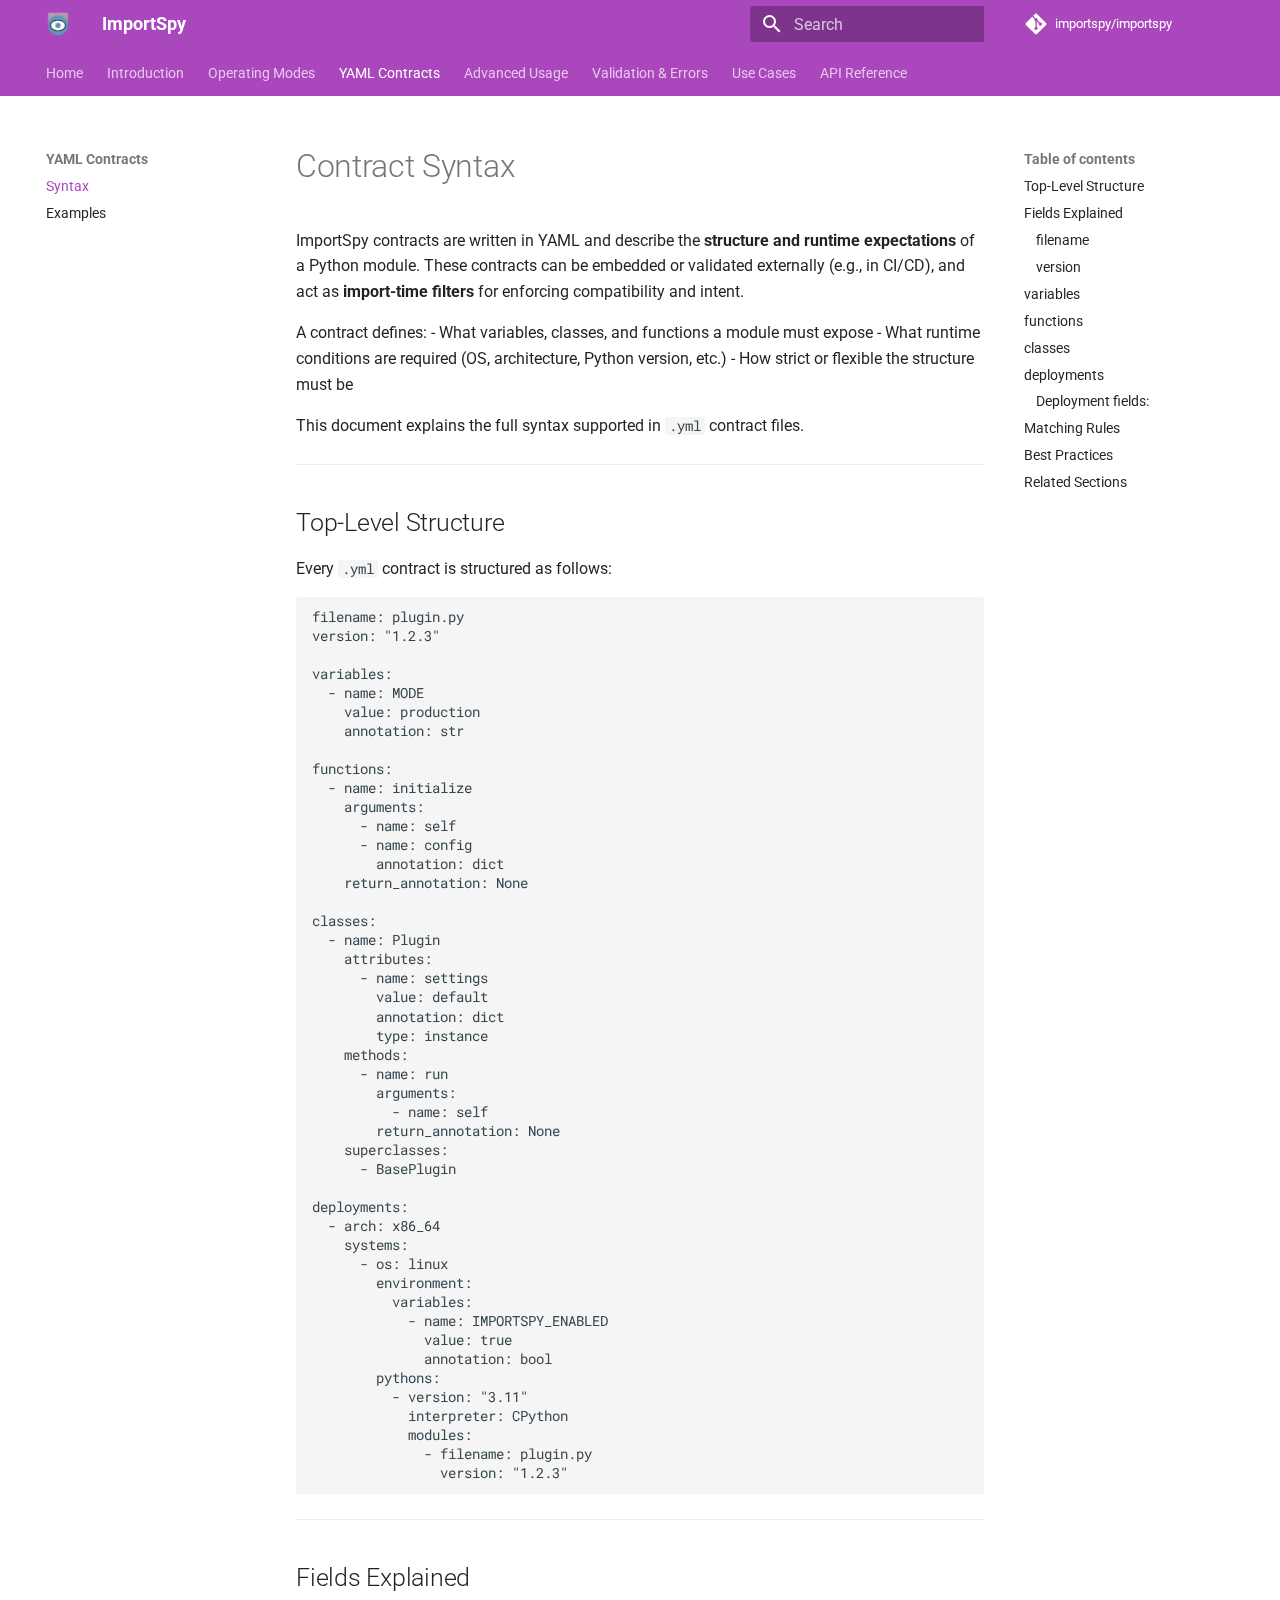
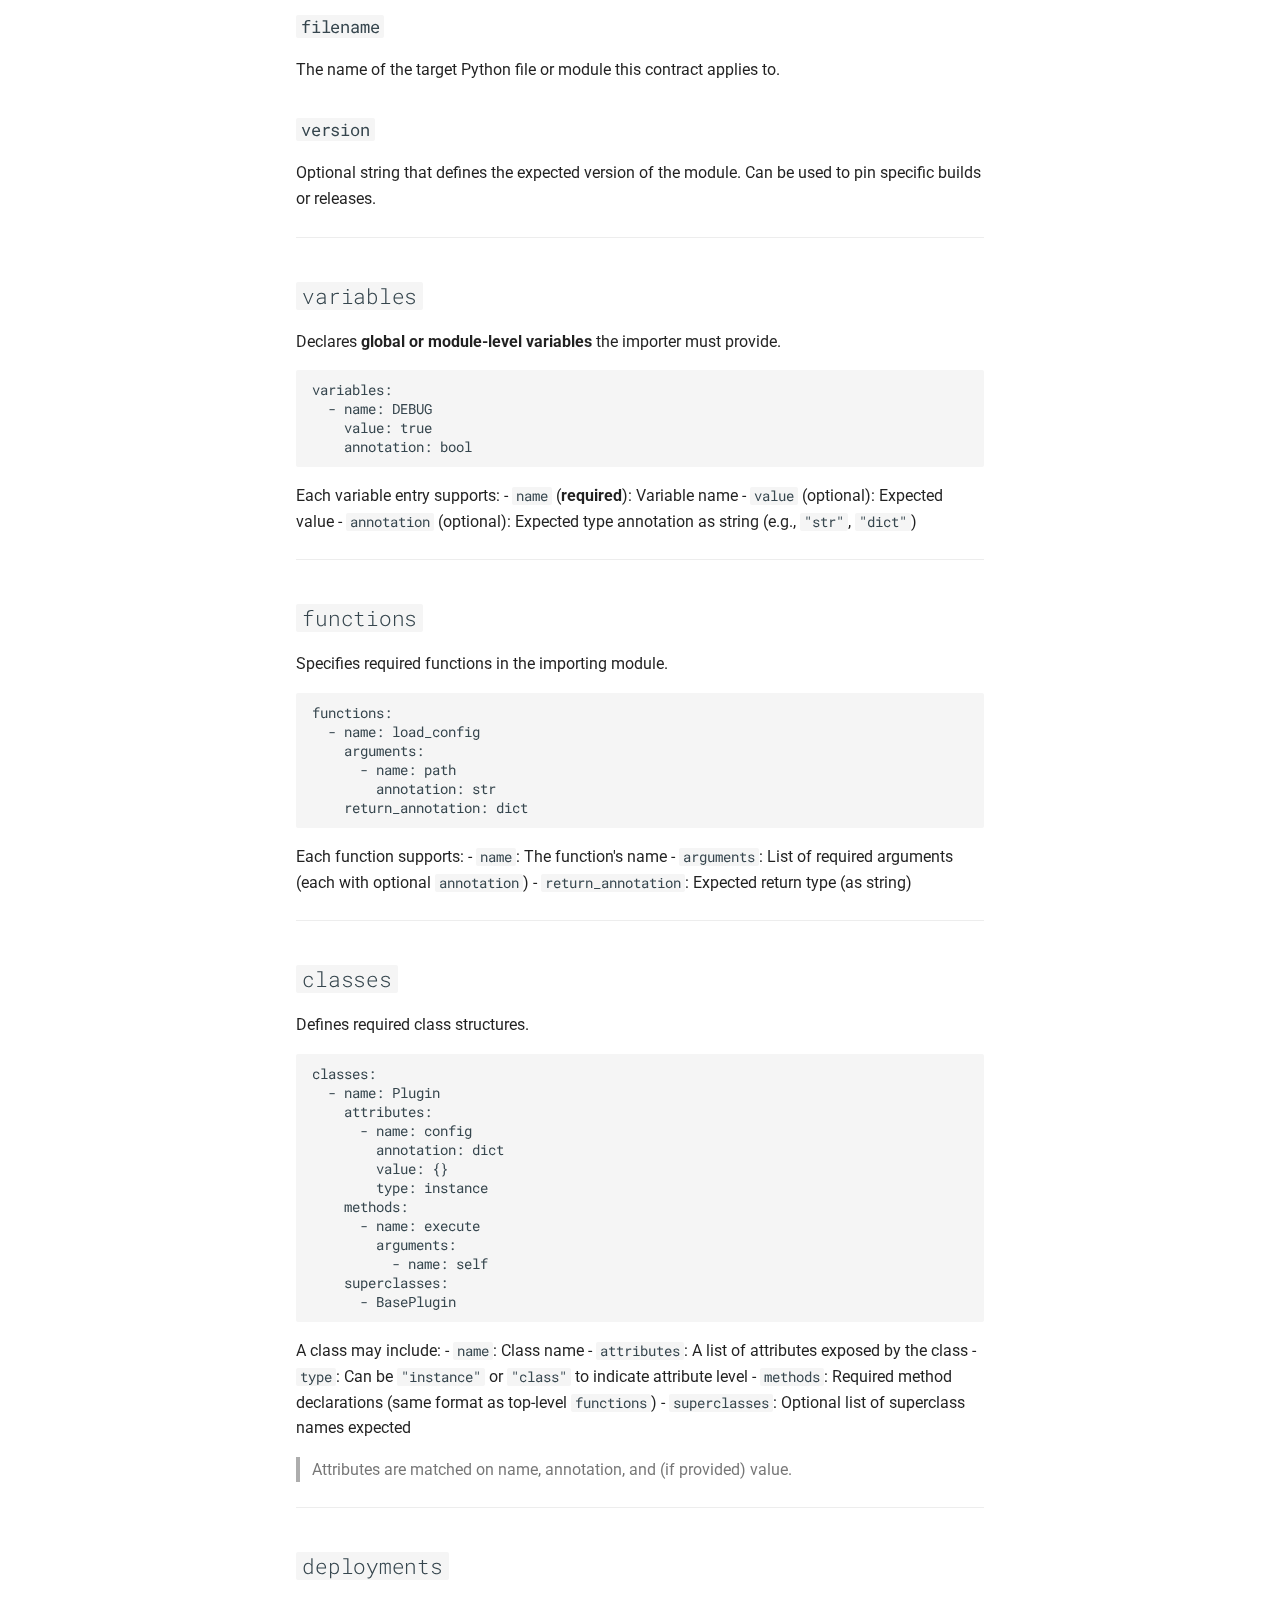
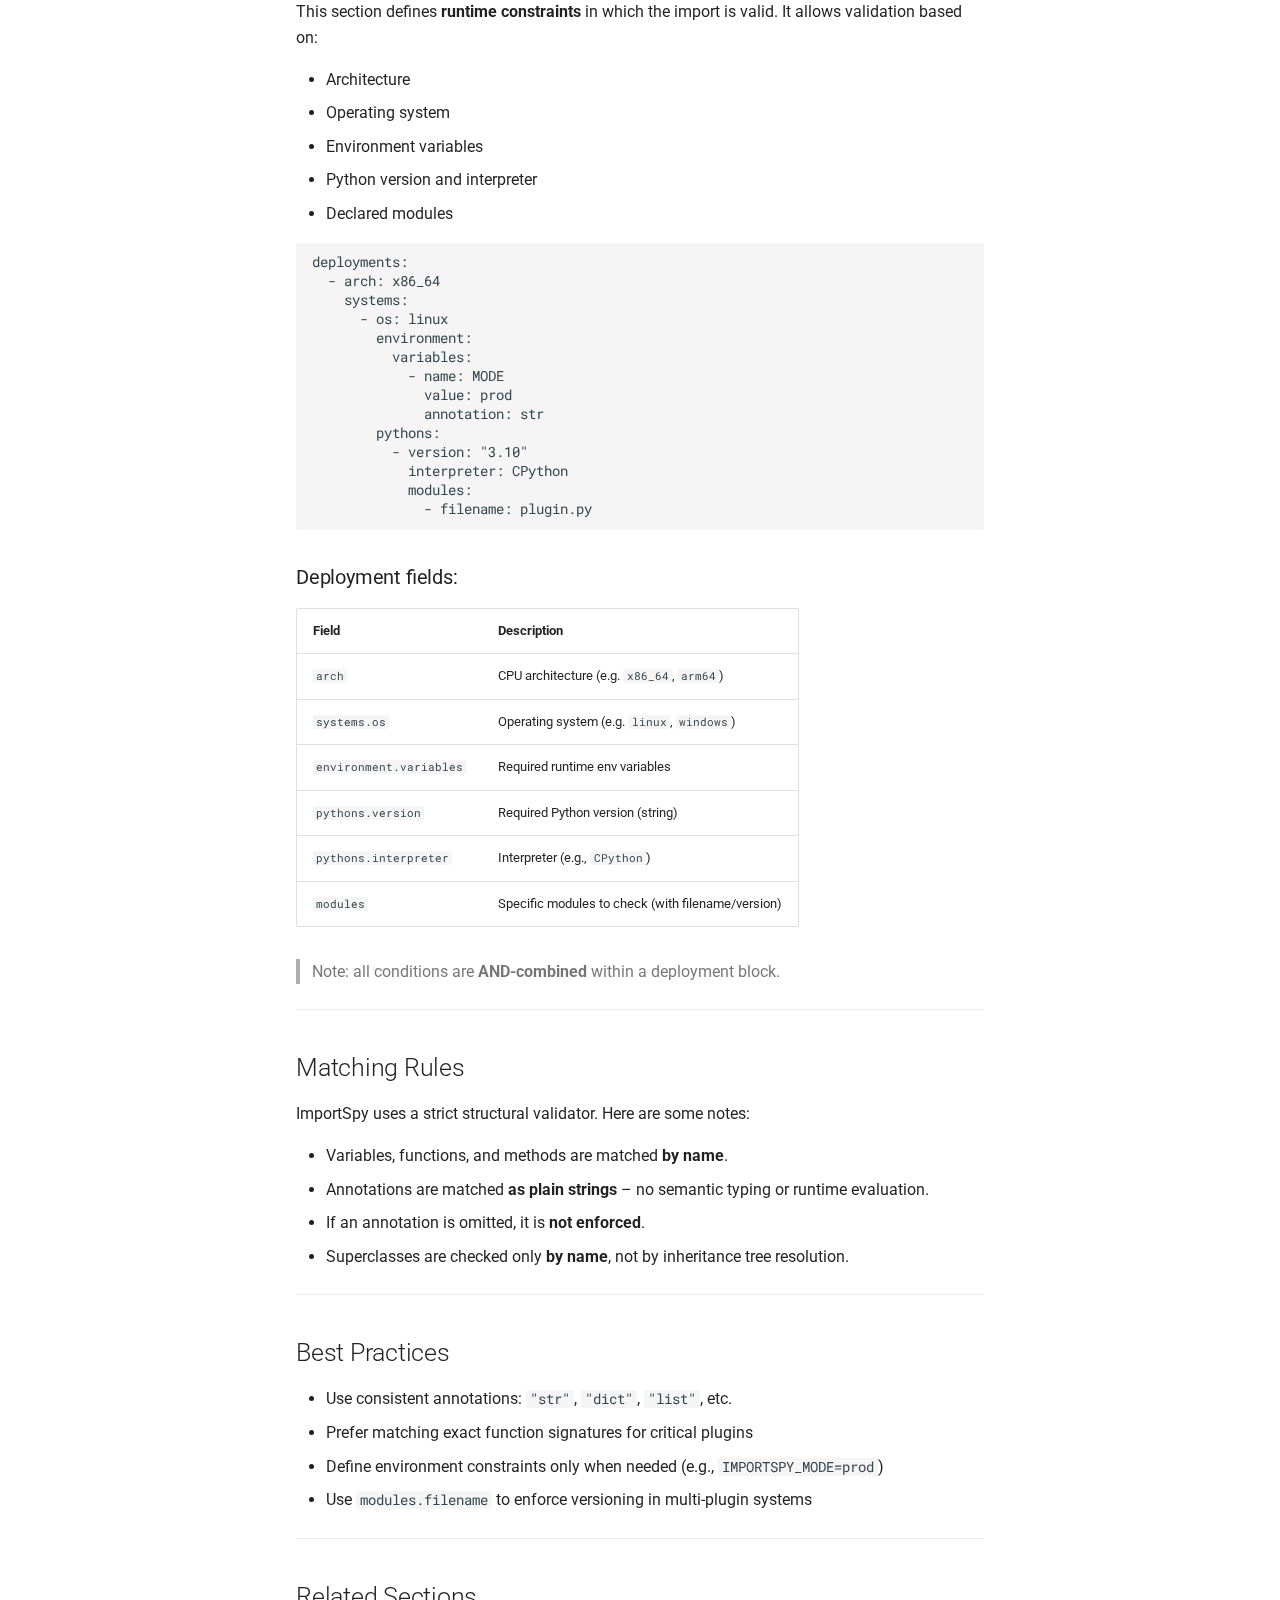
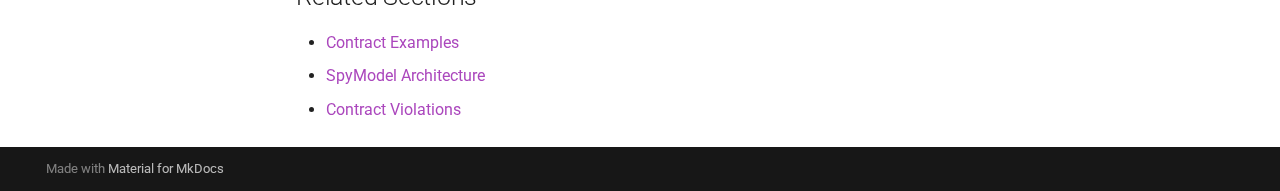
<file: contracts/syntax/index.html>
<!doctype html>
<html lang="en" class="no-js">
  <head>
    
      <meta charset="utf-8">
      <meta name="viewport" content="width=device-width,initial-scale=1">
      
      
      
        <link rel="canonical" href="https://atellaluca.github.io/ImportSpy/contracts/syntax/">
      
      
        <link rel="prev" href="../../modes/cli/">
      
      
        <link rel="next" href="../examples/">
      
      
      <link rel="icon" href="../../assets/favicon.ico">
      <meta name="generator" content="mkdocs-1.6.1, mkdocs-material-9.6.21">
    
    
      
        <title>Syntax - ImportSpy</title>
      
    
    
      <link rel="stylesheet" href="../../assets/stylesheets/main.2a3383ac.min.css">
      
        
        <link rel="stylesheet" href="../../assets/stylesheets/palette.06af60db.min.css">
      
      


    
    
      
    
    
      
        
        
        <link rel="preconnect" href="https://fonts.gstatic.com" crossorigin>
        <link rel="stylesheet" href="https://fonts.googleapis.com/css?family=Roboto:300,300i,400,400i,700,700i%7CRoboto+Mono:400,400i,700,700i&display=fallback">
        <style>:root{--md-text-font:"Roboto";--md-code-font:"Roboto Mono"}</style>
      
    
    
      <link rel="stylesheet" href="../../assets/_mkdocstrings.css">
    
    <script>__md_scope=new URL("../..",location),__md_hash=e=>[...e].reduce(((e,_)=>(e<<5)-e+_.charCodeAt(0)),0),__md_get=(e,_=localStorage,t=__md_scope)=>JSON.parse(_.getItem(t.pathname+"."+e)),__md_set=(e,_,t=localStorage,a=__md_scope)=>{try{t.setItem(a.pathname+"."+e,JSON.stringify(_))}catch(e){}}</script>
    
      

    
    
    
  </head>
  
  
    
    
      
    
    
    
    
    <body dir="ltr" data-md-color-scheme="default" data-md-color-primary="purple" data-md-color-accent="light-blue">
  
    
    <input class="md-toggle" data-md-toggle="drawer" type="checkbox" id="__drawer" autocomplete="off">
    <input class="md-toggle" data-md-toggle="search" type="checkbox" id="__search" autocomplete="off">
    <label class="md-overlay" for="__drawer"></label>
    <div data-md-component="skip">
      
        
        <a href="#contract-syntax" class="md-skip">
          Skip to content
        </a>
      
    </div>
    <div data-md-component="announce">
      
    </div>
    
    
      

<header class="md-header" data-md-component="header">
  <nav class="md-header__inner md-grid" aria-label="Header">
    <a href="../.." title="ImportSpy" class="md-header__button md-logo" aria-label="ImportSpy" data-md-component="logo">
      
  <img src="../../assets/importspy-logo.png" alt="logo">

    </a>
    <label class="md-header__button md-icon" for="__drawer">
      
      <svg xmlns="http://www.w3.org/2000/svg" viewBox="0 0 24 24"><path d="M3 6h18v2H3zm0 5h18v2H3zm0 5h18v2H3z"/></svg>
    </label>
    <div class="md-header__title" data-md-component="header-title">
      <div class="md-header__ellipsis">
        <div class="md-header__topic">
          <span class="md-ellipsis">
            ImportSpy
          </span>
        </div>
        <div class="md-header__topic" data-md-component="header-topic">
          <span class="md-ellipsis">
            
              Syntax
            
          </span>
        </div>
      </div>
    </div>
    
      
        <form class="md-header__option" data-md-component="palette">
  
    
    
    
    <input class="md-option" data-md-color-media="" data-md-color-scheme="default" data-md-color-primary="purple" data-md-color-accent="light-blue"  aria-hidden="true"  type="radio" name="__palette" id="__palette_0">
    
  
</form>
      
    
    
      <script>var palette=__md_get("__palette");if(palette&&palette.color){if("(prefers-color-scheme)"===palette.color.media){var media=matchMedia("(prefers-color-scheme: light)"),input=document.querySelector(media.matches?"[data-md-color-media='(prefers-color-scheme: light)']":"[data-md-color-media='(prefers-color-scheme: dark)']");palette.color.media=input.getAttribute("data-md-color-media"),palette.color.scheme=input.getAttribute("data-md-color-scheme"),palette.color.primary=input.getAttribute("data-md-color-primary"),palette.color.accent=input.getAttribute("data-md-color-accent")}for(var[key,value]of Object.entries(palette.color))document.body.setAttribute("data-md-color-"+key,value)}</script>
    
    
    
      
      
        <label class="md-header__button md-icon" for="__search">
          
          <svg xmlns="http://www.w3.org/2000/svg" viewBox="0 0 24 24"><path d="M9.5 3A6.5 6.5 0 0 1 16 9.5c0 1.61-.59 3.09-1.56 4.23l.27.27h.79l5 5-1.5 1.5-5-5v-.79l-.27-.27A6.52 6.52 0 0 1 9.5 16 6.5 6.5 0 0 1 3 9.5 6.5 6.5 0 0 1 9.5 3m0 2C7 5 5 7 5 9.5S7 14 9.5 14 14 12 14 9.5 12 5 9.5 5"/></svg>
        </label>
        <div class="md-search" data-md-component="search" role="dialog">
  <label class="md-search__overlay" for="__search"></label>
  <div class="md-search__inner" role="search">
    <form class="md-search__form" name="search">
      <input type="text" class="md-search__input" name="query" aria-label="Search" placeholder="Search" autocapitalize="off" autocorrect="off" autocomplete="off" spellcheck="false" data-md-component="search-query" required>
      <label class="md-search__icon md-icon" for="__search">
        
        <svg xmlns="http://www.w3.org/2000/svg" viewBox="0 0 24 24"><path d="M9.5 3A6.5 6.5 0 0 1 16 9.5c0 1.61-.59 3.09-1.56 4.23l.27.27h.79l5 5-1.5 1.5-5-5v-.79l-.27-.27A6.52 6.52 0 0 1 9.5 16 6.5 6.5 0 0 1 3 9.5 6.5 6.5 0 0 1 9.5 3m0 2C7 5 5 7 5 9.5S7 14 9.5 14 14 12 14 9.5 12 5 9.5 5"/></svg>
        
        <svg xmlns="http://www.w3.org/2000/svg" viewBox="0 0 24 24"><path d="M20 11v2H8l5.5 5.5-1.42 1.42L4.16 12l7.92-7.92L13.5 5.5 8 11z"/></svg>
      </label>
      <nav class="md-search__options" aria-label="Search">
        
        <button type="reset" class="md-search__icon md-icon" title="Clear" aria-label="Clear" tabindex="-1">
          
          <svg xmlns="http://www.w3.org/2000/svg" viewBox="0 0 24 24"><path d="M19 6.41 17.59 5 12 10.59 6.41 5 5 6.41 10.59 12 5 17.59 6.41 19 12 13.41 17.59 19 19 17.59 13.41 12z"/></svg>
        </button>
      </nav>
      
    </form>
    <div class="md-search__output">
      <div class="md-search__scrollwrap" tabindex="0" data-md-scrollfix>
        <div class="md-search-result" data-md-component="search-result">
          <div class="md-search-result__meta">
            Initializing search
          </div>
          <ol class="md-search-result__list" role="presentation"></ol>
        </div>
      </div>
    </div>
  </div>
</div>
      
    
    
      <div class="md-header__source">
        <a href="https://github.com/atellaluca/importspy" title="Go to repository" class="md-source" data-md-component="source">
  <div class="md-source__icon md-icon">
    
    <svg xmlns="http://www.w3.org/2000/svg" viewBox="0 0 448 512"><!--! Font Awesome Free 7.0.1 by @fontawesome - https://fontawesome.com License - https://fontawesome.com/license/free (Icons: CC BY 4.0, Fonts: SIL OFL 1.1, Code: MIT License) Copyright 2025 Fonticons, Inc.--><path d="M439.6 236.1 244 40.5c-5.4-5.5-12.8-8.5-20.4-8.5s-15 3-20.4 8.4L162.5 81l51.5 51.5c27.1-9.1 52.7 16.8 43.4 43.7l49.7 49.7c34.2-11.8 61.2 31 35.5 56.7-26.5 26.5-70.2-2.9-56-37.3L240.3 199v121.9c25.3 12.5 22.3 41.8 9.1 55-6.4 6.4-15.2 10.1-24.3 10.1s-17.8-3.6-24.3-10.1c-17.6-17.6-11.1-46.9 11.2-56v-123c-20.8-8.5-24.6-30.7-18.6-45L142.6 101 8.5 235.1C3 240.6 0 247.9 0 255.5s3 15 8.5 20.4l195.6 195.7c5.4 5.4 12.7 8.4 20.4 8.4s15-3 20.4-8.4l194.7-194.7c5.4-5.4 8.4-12.8 8.4-20.4s-3-15-8.4-20.4"/></svg>
  </div>
  <div class="md-source__repository">
    importspy/importspy
  </div>
</a>
      </div>
    
  </nav>
  
</header>
    
    <div class="md-container" data-md-component="container">
      
      
        
          
            
<nav class="md-tabs" aria-label="Tabs" data-md-component="tabs">
  <div class="md-grid">
    <ul class="md-tabs__list">
      
        
  
  
  
  
    <li class="md-tabs__item">
      <a href="../.." class="md-tabs__link">
        
  
  
    
  
  Home

      </a>
    </li>
  

      
        
  
  
  
  
    
    
      <li class="md-tabs__item">
        <a href="../../intro/overview/" class="md-tabs__link">
          
  
  
  Introduction

        </a>
      </li>
    
  

      
        
  
  
  
  
    
    
      <li class="md-tabs__item">
        <a href="../../modes/embedded/" class="md-tabs__link">
          
  
  
  Operating Modes

        </a>
      </li>
    
  

      
        
  
  
  
    
  
  
    
    
      <li class="md-tabs__item md-tabs__item--active">
        <a href="./" class="md-tabs__link">
          
  
  
  YAML Contracts

        </a>
      </li>
    
  

      
        
  
  
  
  
    
    
      <li class="md-tabs__item">
        <a href="../../advanced/spymodel/" class="md-tabs__link">
          
  
  
  Advanced Usage

        </a>
      </li>
    
  

      
        
  
  
  
  
    <li class="md-tabs__item">
      <a href="../../errors/contract-violations/" class="md-tabs__link">
        
  
  
    
  
  Validation & Errors

      </a>
    </li>
  

      
        
  
  
  
  
    <li class="md-tabs__item">
      <a href="../../use_cases/" class="md-tabs__link">
        
  
  
    
  
  Use Cases

      </a>
    </li>
  

      
        
  
  
  
  
    <li class="md-tabs__item">
      <a href="../../api-reference/" class="md-tabs__link">
        
  
  
    
  
  API Reference

      </a>
    </li>
  

      
    </ul>
  </div>
</nav>
          
        
      
      <main class="md-main" data-md-component="main">
        <div class="md-main__inner md-grid">
          
            
              
              <div class="md-sidebar md-sidebar--primary" data-md-component="sidebar" data-md-type="navigation" >
                <div class="md-sidebar__scrollwrap">
                  <div class="md-sidebar__inner">
                    


  


<nav class="md-nav md-nav--primary md-nav--lifted" aria-label="Navigation" data-md-level="0">
  <label class="md-nav__title" for="__drawer">
    <a href="../.." title="ImportSpy" class="md-nav__button md-logo" aria-label="ImportSpy" data-md-component="logo">
      
  <img src="../../assets/importspy-logo.png" alt="logo">

    </a>
    ImportSpy
  </label>
  
    <div class="md-nav__source">
      <a href="https://github.com/atellaluca/importspy" title="Go to repository" class="md-source" data-md-component="source">
  <div class="md-source__icon md-icon">
    
    <svg xmlns="http://www.w3.org/2000/svg" viewBox="0 0 448 512"><!--! Font Awesome Free 7.0.1 by @fontawesome - https://fontawesome.com License - https://fontawesome.com/license/free (Icons: CC BY 4.0, Fonts: SIL OFL 1.1, Code: MIT License) Copyright 2025 Fonticons, Inc.--><path d="M439.6 236.1 244 40.5c-5.4-5.5-12.8-8.5-20.4-8.5s-15 3-20.4 8.4L162.5 81l51.5 51.5c27.1-9.1 52.7 16.8 43.4 43.7l49.7 49.7c34.2-11.8 61.2 31 35.5 56.7-26.5 26.5-70.2-2.9-56-37.3L240.3 199v121.9c25.3 12.5 22.3 41.8 9.1 55-6.4 6.4-15.2 10.1-24.3 10.1s-17.8-3.6-24.3-10.1c-17.6-17.6-11.1-46.9 11.2-56v-123c-20.8-8.5-24.6-30.7-18.6-45L142.6 101 8.5 235.1C3 240.6 0 247.9 0 255.5s3 15 8.5 20.4l195.6 195.7c5.4 5.4 12.7 8.4 20.4 8.4s15-3 20.4-8.4l194.7-194.7c5.4-5.4 8.4-12.8 8.4-20.4s-3-15-8.4-20.4"/></svg>
  </div>
  <div class="md-source__repository">
    importspy/importspy
  </div>
</a>
    </div>
  
  <ul class="md-nav__list" data-md-scrollfix>
    
      
      
  
  
  
  
    <li class="md-nav__item">
      <a href="../.." class="md-nav__link">
        
  
  
  <span class="md-ellipsis">
    Home
    
  </span>
  

      </a>
    </li>
  

    
      
      
  
  
  
  
    
    
    
    
      
      
    
    
    <li class="md-nav__item md-nav__item--nested">
      
        
        
        <input class="md-nav__toggle md-toggle " type="checkbox" id="__nav_2" >
        
          
          <label class="md-nav__link" for="__nav_2" id="__nav_2_label" tabindex="0">
            
  
  
  <span class="md-ellipsis">
    Introduction
    
  </span>
  

            <span class="md-nav__icon md-icon"></span>
          </label>
        
        <nav class="md-nav" data-md-level="1" aria-labelledby="__nav_2_label" aria-expanded="false">
          <label class="md-nav__title" for="__nav_2">
            <span class="md-nav__icon md-icon"></span>
            Introduction
          </label>
          <ul class="md-nav__list" data-md-scrollfix>
            
              
                
  
  
  
  
    <li class="md-nav__item">
      <a href="../../intro/overview/" class="md-nav__link">
        
  
  
  <span class="md-ellipsis">
    What is ImportSpy
    
  </span>
  

      </a>
    </li>
  

              
            
              
                
  
  
  
  
    <li class="md-nav__item">
      <a href="../../intro/install/" class="md-nav__link">
        
  
  
  <span class="md-ellipsis">
    Installation
    
  </span>
  

      </a>
    </li>
  

              
            
              
                
  
  
  
  
    <li class="md-nav__item">
      <a href="../../intro/quickstart/" class="md-nav__link">
        
  
  
  <span class="md-ellipsis">
    Quickstart
    
  </span>
  

      </a>
    </li>
  

              
            
          </ul>
        </nav>
      
    </li>
  

    
      
      
  
  
  
  
    
    
    
    
      
      
    
    
    <li class="md-nav__item md-nav__item--nested">
      
        
        
        <input class="md-nav__toggle md-toggle " type="checkbox" id="__nav_3" >
        
          
          <label class="md-nav__link" for="__nav_3" id="__nav_3_label" tabindex="0">
            
  
  
  <span class="md-ellipsis">
    Operating Modes
    
  </span>
  

            <span class="md-nav__icon md-icon"></span>
          </label>
        
        <nav class="md-nav" data-md-level="1" aria-labelledby="__nav_3_label" aria-expanded="false">
          <label class="md-nav__title" for="__nav_3">
            <span class="md-nav__icon md-icon"></span>
            Operating Modes
          </label>
          <ul class="md-nav__list" data-md-scrollfix>
            
              
                
  
  
  
  
    <li class="md-nav__item">
      <a href="../../modes/embedded/" class="md-nav__link">
        
  
  
  <span class="md-ellipsis">
    Embedded Mode
    
  </span>
  

      </a>
    </li>
  

              
            
              
                
  
  
  
  
    <li class="md-nav__item">
      <a href="../../modes/cli/" class="md-nav__link">
        
  
  
  <span class="md-ellipsis">
    CLI Mode
    
  </span>
  

      </a>
    </li>
  

              
            
          </ul>
        </nav>
      
    </li>
  

    
      
      
  
  
    
  
  
  
    
    
    
    
      
        
        
      
      
    
    
    <li class="md-nav__item md-nav__item--active md-nav__item--section md-nav__item--nested">
      
        
        
        <input class="md-nav__toggle md-toggle " type="checkbox" id="__nav_4" checked>
        
          
          <label class="md-nav__link" for="__nav_4" id="__nav_4_label" tabindex="">
            
  
  
  <span class="md-ellipsis">
    YAML Contracts
    
  </span>
  

            <span class="md-nav__icon md-icon"></span>
          </label>
        
        <nav class="md-nav" data-md-level="1" aria-labelledby="__nav_4_label" aria-expanded="true">
          <label class="md-nav__title" for="__nav_4">
            <span class="md-nav__icon md-icon"></span>
            YAML Contracts
          </label>
          <ul class="md-nav__list" data-md-scrollfix>
            
              
                
  
  
    
  
  
  
    <li class="md-nav__item md-nav__item--active">
      
      <input class="md-nav__toggle md-toggle" type="checkbox" id="__toc">
      
      
        
      
      
        <label class="md-nav__link md-nav__link--active" for="__toc">
          
  
  
  <span class="md-ellipsis">
    Syntax
    
  </span>
  

          <span class="md-nav__icon md-icon"></span>
        </label>
      
      <a href="./" class="md-nav__link md-nav__link--active">
        
  
  
  <span class="md-ellipsis">
    Syntax
    
  </span>
  

      </a>
      
        

<nav class="md-nav md-nav--secondary" aria-label="Table of contents">
  
  
  
    
  
  
    <label class="md-nav__title" for="__toc">
      <span class="md-nav__icon md-icon"></span>
      Table of contents
    </label>
    <ul class="md-nav__list" data-md-component="toc" data-md-scrollfix>
      
        <li class="md-nav__item">
  <a href="#top-level-structure" class="md-nav__link">
    <span class="md-ellipsis">
      Top-Level Structure
    </span>
  </a>
  
</li>
      
        <li class="md-nav__item">
  <a href="#fields-explained" class="md-nav__link">
    <span class="md-ellipsis">
      Fields Explained
    </span>
  </a>
  
    <nav class="md-nav" aria-label="Fields Explained">
      <ul class="md-nav__list">
        
          <li class="md-nav__item">
  <a href="#filename" class="md-nav__link">
    <span class="md-ellipsis">
      filename
    </span>
  </a>
  
</li>
        
          <li class="md-nav__item">
  <a href="#version" class="md-nav__link">
    <span class="md-ellipsis">
      version
    </span>
  </a>
  
</li>
        
      </ul>
    </nav>
  
</li>
      
        <li class="md-nav__item">
  <a href="#variables" class="md-nav__link">
    <span class="md-ellipsis">
      variables
    </span>
  </a>
  
</li>
      
        <li class="md-nav__item">
  <a href="#functions" class="md-nav__link">
    <span class="md-ellipsis">
      functions
    </span>
  </a>
  
</li>
      
        <li class="md-nav__item">
  <a href="#classes" class="md-nav__link">
    <span class="md-ellipsis">
      classes
    </span>
  </a>
  
</li>
      
        <li class="md-nav__item">
  <a href="#deployments" class="md-nav__link">
    <span class="md-ellipsis">
      deployments
    </span>
  </a>
  
    <nav class="md-nav" aria-label="deployments">
      <ul class="md-nav__list">
        
          <li class="md-nav__item">
  <a href="#deployment-fields" class="md-nav__link">
    <span class="md-ellipsis">
      Deployment fields:
    </span>
  </a>
  
</li>
        
      </ul>
    </nav>
  
</li>
      
        <li class="md-nav__item">
  <a href="#matching-rules" class="md-nav__link">
    <span class="md-ellipsis">
      Matching Rules
    </span>
  </a>
  
</li>
      
        <li class="md-nav__item">
  <a href="#best-practices" class="md-nav__link">
    <span class="md-ellipsis">
      Best Practices
    </span>
  </a>
  
</li>
      
        <li class="md-nav__item">
  <a href="#related-sections" class="md-nav__link">
    <span class="md-ellipsis">
      Related Sections
    </span>
  </a>
  
</li>
      
    </ul>
  
</nav>
      
    </li>
  

              
            
              
                
  
  
  
  
    <li class="md-nav__item">
      <a href="../examples/" class="md-nav__link">
        
  
  
  <span class="md-ellipsis">
    Examples
    
  </span>
  

      </a>
    </li>
  

              
            
          </ul>
        </nav>
      
    </li>
  

    
      
      
  
  
  
  
    
    
    
    
      
      
    
    
    <li class="md-nav__item md-nav__item--nested">
      
        
        
        <input class="md-nav__toggle md-toggle " type="checkbox" id="__nav_5" >
        
          
          <label class="md-nav__link" for="__nav_5" id="__nav_5_label" tabindex="0">
            
  
  
  <span class="md-ellipsis">
    Advanced Usage
    
  </span>
  

            <span class="md-nav__icon md-icon"></span>
          </label>
        
        <nav class="md-nav" data-md-level="1" aria-labelledby="__nav_5_label" aria-expanded="false">
          <label class="md-nav__title" for="__nav_5">
            <span class="md-nav__icon md-icon"></span>
            Advanced Usage
          </label>
          <ul class="md-nav__list" data-md-scrollfix>
            
              
                
  
  
  
  
    <li class="md-nav__item">
      <a href="../../advanced/spymodel/" class="md-nav__link">
        
  
  
  <span class="md-ellipsis">
    SpyModel Architecture
    
  </span>
  

      </a>
    </li>
  

              
            
              
                
  
  
  
  
    <li class="md-nav__item">
      <a href="../../advanced/violations/" class="md-nav__link">
        
  
  
  <span class="md-ellipsis">
    Violation System
    
  </span>
  

      </a>
    </li>
  

              
            
          </ul>
        </nav>
      
    </li>
  

    
      
      
  
  
  
  
    <li class="md-nav__item">
      <a href="../../errors/contract-violations/" class="md-nav__link">
        
  
  
  <span class="md-ellipsis">
    Validation & Errors
    
  </span>
  

      </a>
    </li>
  

    
      
      
  
  
  
  
    <li class="md-nav__item">
      <a href="../../use_cases/" class="md-nav__link">
        
  
  
  <span class="md-ellipsis">
    Use Cases
    
  </span>
  

      </a>
    </li>
  

    
      
      
  
  
  
  
    <li class="md-nav__item">
      <a href="../../api-reference/" class="md-nav__link">
        
  
  
  <span class="md-ellipsis">
    API Reference
    
  </span>
  

      </a>
    </li>
  

    
  </ul>
</nav>
                  </div>
                </div>
              </div>
            
            
              
              <div class="md-sidebar md-sidebar--secondary" data-md-component="sidebar" data-md-type="toc" >
                <div class="md-sidebar__scrollwrap">
                  <div class="md-sidebar__inner">
                    

<nav class="md-nav md-nav--secondary" aria-label="Table of contents">
  
  
  
    
  
  
    <label class="md-nav__title" for="__toc">
      <span class="md-nav__icon md-icon"></span>
      Table of contents
    </label>
    <ul class="md-nav__list" data-md-component="toc" data-md-scrollfix>
      
        <li class="md-nav__item">
  <a href="#top-level-structure" class="md-nav__link">
    <span class="md-ellipsis">
      Top-Level Structure
    </span>
  </a>
  
</li>
      
        <li class="md-nav__item">
  <a href="#fields-explained" class="md-nav__link">
    <span class="md-ellipsis">
      Fields Explained
    </span>
  </a>
  
    <nav class="md-nav" aria-label="Fields Explained">
      <ul class="md-nav__list">
        
          <li class="md-nav__item">
  <a href="#filename" class="md-nav__link">
    <span class="md-ellipsis">
      filename
    </span>
  </a>
  
</li>
        
          <li class="md-nav__item">
  <a href="#version" class="md-nav__link">
    <span class="md-ellipsis">
      version
    </span>
  </a>
  
</li>
        
      </ul>
    </nav>
  
</li>
      
        <li class="md-nav__item">
  <a href="#variables" class="md-nav__link">
    <span class="md-ellipsis">
      variables
    </span>
  </a>
  
</li>
      
        <li class="md-nav__item">
  <a href="#functions" class="md-nav__link">
    <span class="md-ellipsis">
      functions
    </span>
  </a>
  
</li>
      
        <li class="md-nav__item">
  <a href="#classes" class="md-nav__link">
    <span class="md-ellipsis">
      classes
    </span>
  </a>
  
</li>
      
        <li class="md-nav__item">
  <a href="#deployments" class="md-nav__link">
    <span class="md-ellipsis">
      deployments
    </span>
  </a>
  
    <nav class="md-nav" aria-label="deployments">
      <ul class="md-nav__list">
        
          <li class="md-nav__item">
  <a href="#deployment-fields" class="md-nav__link">
    <span class="md-ellipsis">
      Deployment fields:
    </span>
  </a>
  
</li>
        
      </ul>
    </nav>
  
</li>
      
        <li class="md-nav__item">
  <a href="#matching-rules" class="md-nav__link">
    <span class="md-ellipsis">
      Matching Rules
    </span>
  </a>
  
</li>
      
        <li class="md-nav__item">
  <a href="#best-practices" class="md-nav__link">
    <span class="md-ellipsis">
      Best Practices
    </span>
  </a>
  
</li>
      
        <li class="md-nav__item">
  <a href="#related-sections" class="md-nav__link">
    <span class="md-ellipsis">
      Related Sections
    </span>
  </a>
  
</li>
      
    </ul>
  
</nav>
                  </div>
                </div>
              </div>
            
          
          
            <div class="md-content" data-md-component="content">
              <article class="md-content__inner md-typeset">
                
                  


  
  


<h1 id="contract-syntax">Contract Syntax</h1>
<p>ImportSpy contracts are written in YAML and describe the <strong>structure and runtime expectations</strong> of a Python module. These contracts can be embedded or validated externally (e.g., in CI/CD), and act as <strong>import-time filters</strong> for enforcing compatibility and intent.</p>
<p>A contract defines:
- What variables, classes, and functions a module must expose
- What runtime conditions are required (OS, architecture, Python version, etc.)
- How strict or flexible the structure must be</p>
<p>This document explains the full syntax supported in <code>.yml</code> contract files.</p>
<hr />
<h2 id="top-level-structure">Top-Level Structure</h2>
<p>Every <code>.yml</code> contract is structured as follows:</p>
<pre><code class="language-yaml">filename: plugin.py
version: &quot;1.2.3&quot;

variables:
  - name: MODE
    value: production
    annotation: str

functions:
  - name: initialize
    arguments:
      - name: self
      - name: config
        annotation: dict
    return_annotation: None

classes:
  - name: Plugin
    attributes:
      - name: settings
        value: default
        annotation: dict
        type: instance
    methods:
      - name: run
        arguments:
          - name: self
        return_annotation: None
    superclasses:
      - BasePlugin

deployments:
  - arch: x86_64
    systems:
      - os: linux
        environment:
          variables:
            - name: IMPORTSPY_ENABLED
              value: true
              annotation: bool
        pythons:
          - version: &quot;3.11&quot;
            interpreter: CPython
            modules:
              - filename: plugin.py
                version: &quot;1.2.3&quot;
</code></pre>
<hr />
<h2 id="fields-explained">Fields Explained</h2>
<h3 id="filename"><code>filename</code></h3>
<p>The name of the target Python file or module this contract applies to.</p>
<h3 id="version"><code>version</code></h3>
<p>Optional string that defines the expected version of the module. Can be used to pin specific builds or releases.</p>
<hr />
<h2 id="variables"><code>variables</code></h2>
<p>Declares <strong>global or module-level variables</strong> the importer must provide.</p>
<pre><code class="language-yaml">variables:
  - name: DEBUG
    value: true
    annotation: bool
</code></pre>
<p>Each variable entry supports:
- <code>name</code> (<strong>required</strong>): Variable name
- <code>value</code> (optional): Expected value
- <code>annotation</code> (optional): Expected type annotation as string (e.g., <code>"str"</code>, <code>"dict"</code>)</p>
<hr />
<h2 id="functions"><code>functions</code></h2>
<p>Specifies required functions in the importing module.</p>
<pre><code class="language-yaml">functions:
  - name: load_config
    arguments:
      - name: path
        annotation: str
    return_annotation: dict
</code></pre>
<p>Each function supports:
- <code>name</code>: The function's name
- <code>arguments</code>: List of required arguments (each with optional <code>annotation</code>)
- <code>return_annotation</code>: Expected return type (as string)</p>
<hr />
<h2 id="classes"><code>classes</code></h2>
<p>Defines required class structures.</p>
<pre><code class="language-yaml">classes:
  - name: Plugin
    attributes:
      - name: config
        annotation: dict
        value: {}
        type: instance
    methods:
      - name: execute
        arguments:
          - name: self
    superclasses:
      - BasePlugin
</code></pre>
<p>A class may include:
- <code>name</code>: Class name
- <code>attributes</code>: A list of attributes exposed by the class
  - <code>type</code>: Can be <code>"instance"</code> or <code>"class"</code> to indicate attribute level
- <code>methods</code>: Required method declarations (same format as top-level <code>functions</code>)
- <code>superclasses</code>: Optional list of superclass names expected</p>
<blockquote>
<p>Attributes are matched on name, annotation, and (if provided) value.</p>
</blockquote>
<hr />
<h2 id="deployments"><code>deployments</code></h2>
<p>This section defines <strong>runtime constraints</strong> in which the import is valid. It allows validation based on:</p>
<ul>
<li>Architecture</li>
<li>Operating system</li>
<li>Environment variables</li>
<li>Python version and interpreter</li>
<li>Declared modules</li>
</ul>
<pre><code class="language-yaml">deployments:
  - arch: x86_64
    systems:
      - os: linux
        environment:
          variables:
            - name: MODE
              value: prod
              annotation: str
        pythons:
          - version: &quot;3.10&quot;
            interpreter: CPython
            modules:
              - filename: plugin.py
</code></pre>
<h3 id="deployment-fields">Deployment fields:</h3>
<table>
<thead>
<tr>
<th>Field</th>
<th>Description</th>
</tr>
</thead>
<tbody>
<tr>
<td><code>arch</code></td>
<td>CPU architecture (e.g. <code>x86_64</code>, <code>arm64</code>)</td>
</tr>
<tr>
<td><code>systems.os</code></td>
<td>Operating system (e.g. <code>linux</code>, <code>windows</code>)</td>
</tr>
<tr>
<td><code>environment.variables</code></td>
<td>Required runtime env variables</td>
</tr>
<tr>
<td><code>pythons.version</code></td>
<td>Required Python version (string)</td>
</tr>
<tr>
<td><code>pythons.interpreter</code></td>
<td>Interpreter (e.g., <code>CPython</code>)</td>
</tr>
<tr>
<td><code>modules</code></td>
<td>Specific modules to check (with filename/version)</td>
</tr>
</tbody>
</table>
<blockquote>
<p>Note: all conditions are <strong>AND-combined</strong> within a deployment block.</p>
</blockquote>
<hr />
<h2 id="matching-rules">Matching Rules</h2>
<p>ImportSpy uses a strict structural validator. Here are some notes:</p>
<ul>
<li>Variables, functions, and methods are matched <strong>by name</strong>.</li>
<li>Annotations are matched <strong>as plain strings</strong> – no semantic typing or runtime evaluation.</li>
<li>If an annotation is omitted, it is <strong>not enforced</strong>.</li>
<li>Superclasses are checked only <strong>by name</strong>, not by inheritance tree resolution.</li>
</ul>
<hr />
<h2 id="best-practices">Best Practices</h2>
<ul>
<li>Use consistent annotations: <code>"str"</code>, <code>"dict"</code>, <code>"list"</code>, etc.</li>
<li>Prefer matching exact function signatures for critical plugins</li>
<li>Define environment constraints only when needed (e.g., <code>IMPORTSPY_MODE=prod</code>)</li>
<li>Use <code>modules.filename</code> to enforce versioning in multi-plugin systems</li>
</ul>
<hr />
<h2 id="related-sections">Related Sections</h2>
<ul>
<li><a href="../examples/">Contract Examples</a></li>
<li><a href="../../advanced/spymodel/">SpyModel Architecture</a></li>
<li><a href="../../errors/contract-violations/">Contract Violations</a></li>
</ul>












                
              </article>
            </div>
          
          
<script>var target=document.getElementById(location.hash.slice(1));target&&target.name&&(target.checked=target.name.startsWith("__tabbed_"))</script>
        </div>
        
      </main>
      
        <footer class="md-footer">
  
  <div class="md-footer-meta md-typeset">
    <div class="md-footer-meta__inner md-grid">
      <div class="md-copyright">
  
  
    Made with
    <a href="https://squidfunk.github.io/mkdocs-material/" target="_blank" rel="noopener">
      Material for MkDocs
    </a>
  
</div>
      
    </div>
  </div>
</footer>
      
    </div>
    <div class="md-dialog" data-md-component="dialog">
      <div class="md-dialog__inner md-typeset"></div>
    </div>
    
    
    
      
      <script id="__config" type="application/json">{"base": "../..", "features": ["navigation.tabs", "navigation.instant"], "search": "../../assets/javascripts/workers/search.973d3a69.min.js", "tags": null, "translations": {"clipboard.copied": "Copied to clipboard", "clipboard.copy": "Copy to clipboard", "search.result.more.one": "1 more on this page", "search.result.more.other": "# more on this page", "search.result.none": "No matching documents", "search.result.one": "1 matching document", "search.result.other": "# matching documents", "search.result.placeholder": "Type to start searching", "search.result.term.missing": "Missing", "select.version": "Select version"}, "version": null}</script>
    
    
      <script src="../../assets/javascripts/bundle.f55a23d4.min.js"></script>
      
    
  </body>
</html>
</file>
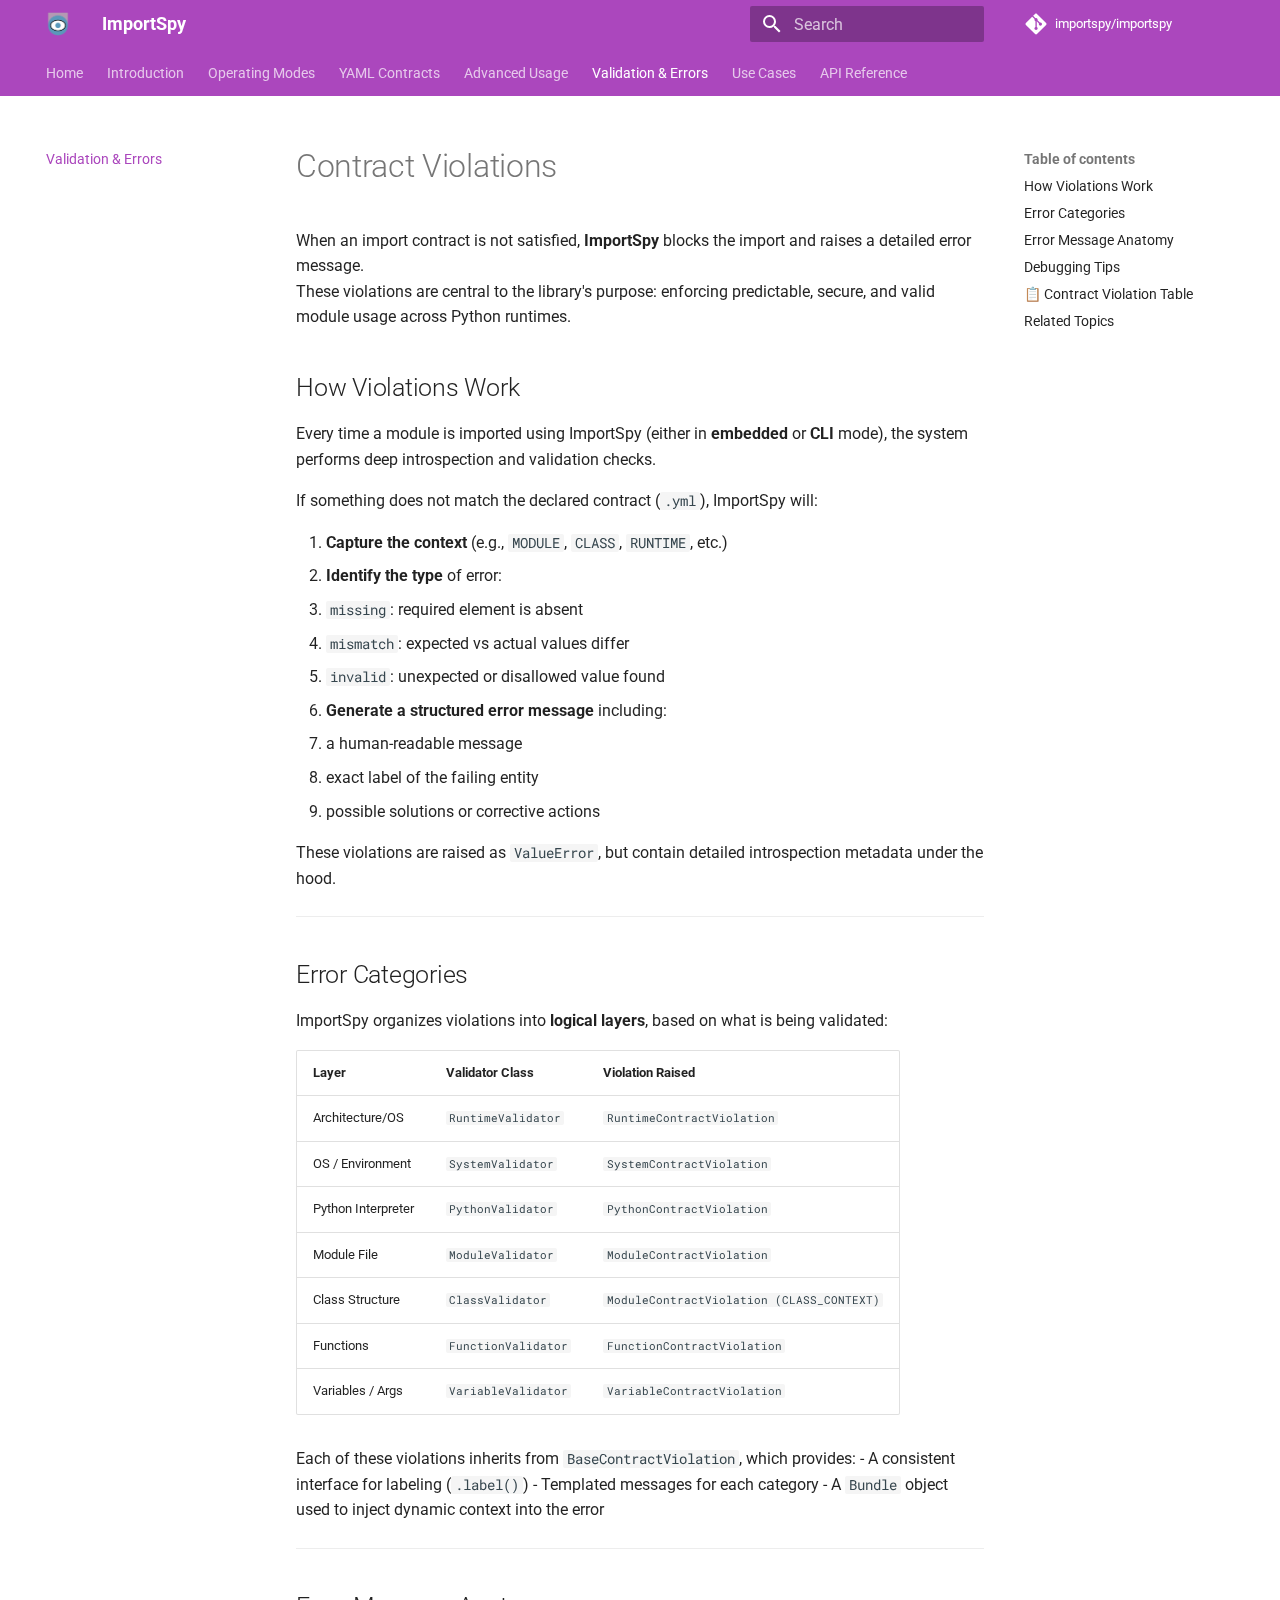
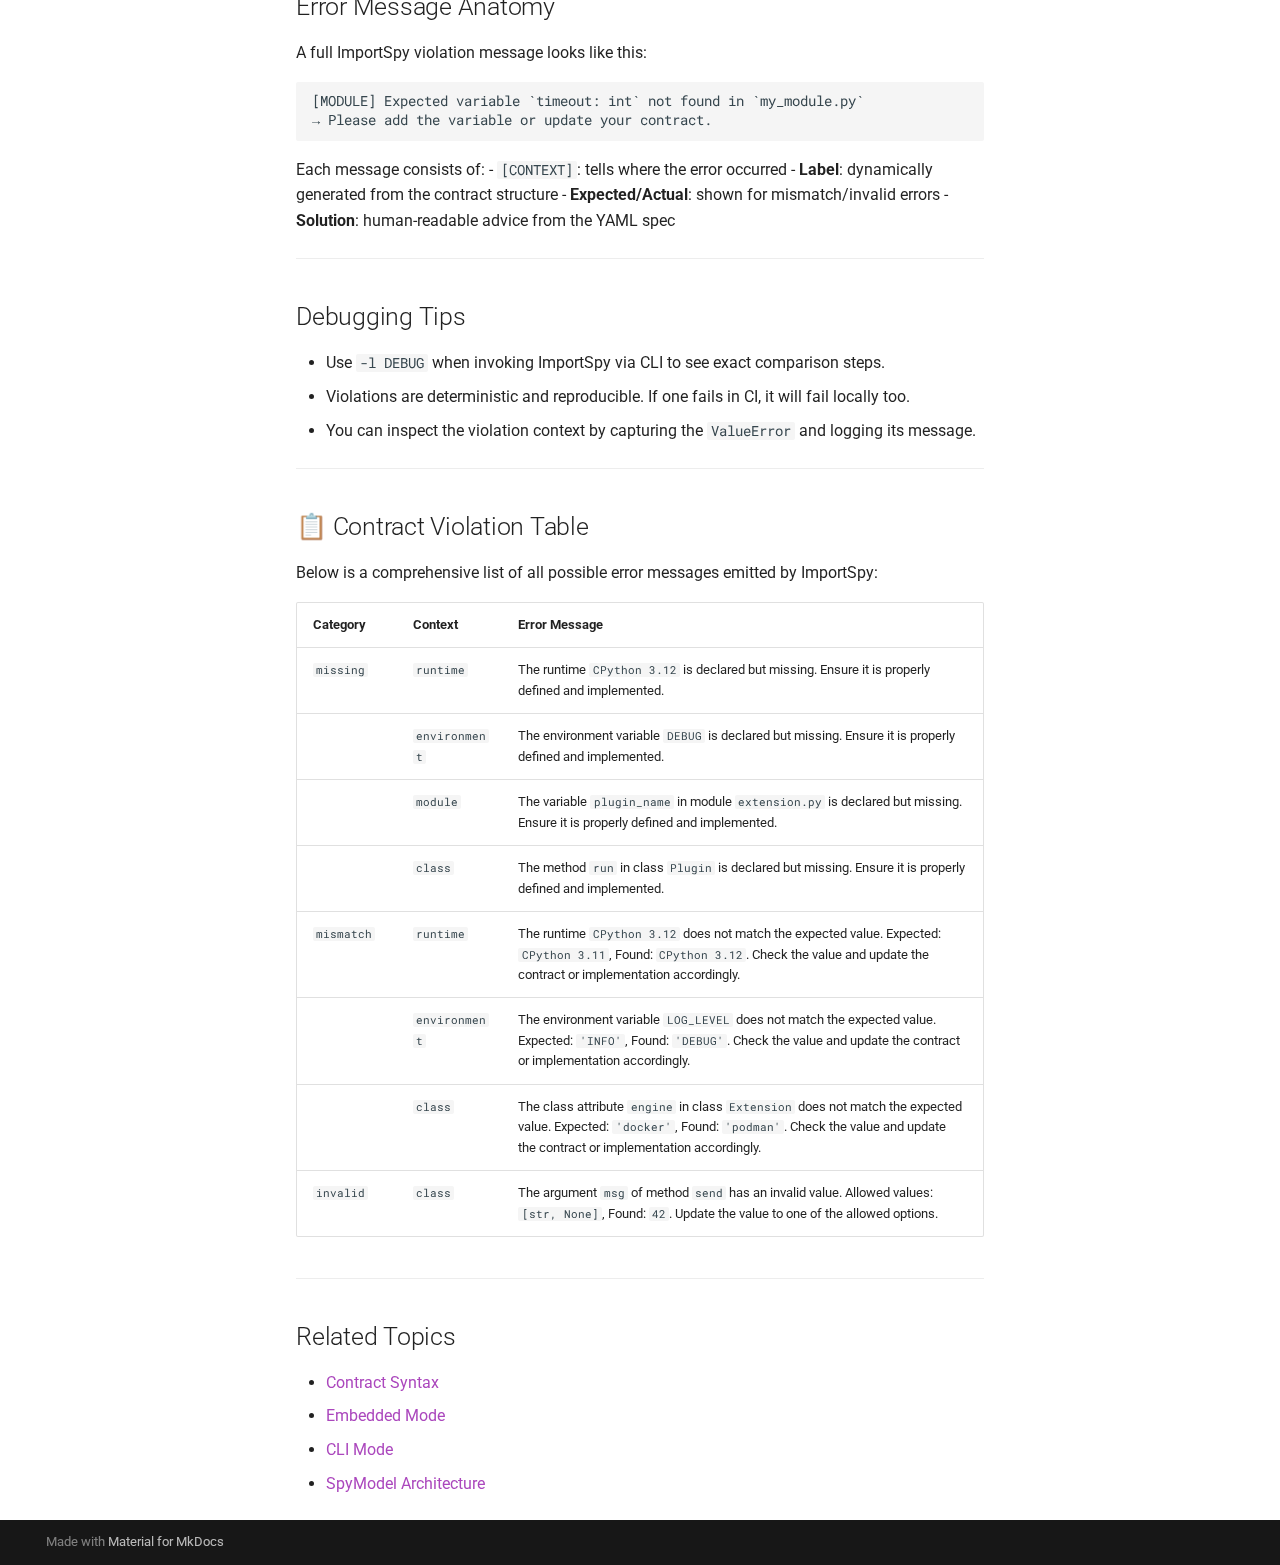
<file: errors/contract-violations/index.html>
<!doctype html>
<html lang="en" class="no-js">
  <head>
    
      <meta charset="utf-8">
      <meta name="viewport" content="width=device-width,initial-scale=1">
      
      
      
        <link rel="canonical" href="https://atellaluca.github.io/ImportSpy/errors/contract-violations/">
      
      
        <link rel="prev" href="../../advanced/violations/">
      
      
        <link rel="next" href="../../use_cases/">
      
      
      <link rel="icon" href="../../assets/favicon.ico">
      <meta name="generator" content="mkdocs-1.6.1, mkdocs-material-9.6.21">
    
    
      
        <title>Validation & Errors - ImportSpy</title>
      
    
    
      <link rel="stylesheet" href="../../assets/stylesheets/main.2a3383ac.min.css">
      
        
        <link rel="stylesheet" href="../../assets/stylesheets/palette.06af60db.min.css">
      
      


    
    
      
    
    
      
        
        
        <link rel="preconnect" href="https://fonts.gstatic.com" crossorigin>
        <link rel="stylesheet" href="https://fonts.googleapis.com/css?family=Roboto:300,300i,400,400i,700,700i%7CRoboto+Mono:400,400i,700,700i&display=fallback">
        <style>:root{--md-text-font:"Roboto";--md-code-font:"Roboto Mono"}</style>
      
    
    
      <link rel="stylesheet" href="../../assets/_mkdocstrings.css">
    
    <script>__md_scope=new URL("../..",location),__md_hash=e=>[...e].reduce(((e,_)=>(e<<5)-e+_.charCodeAt(0)),0),__md_get=(e,_=localStorage,t=__md_scope)=>JSON.parse(_.getItem(t.pathname+"."+e)),__md_set=(e,_,t=localStorage,a=__md_scope)=>{try{t.setItem(a.pathname+"."+e,JSON.stringify(_))}catch(e){}}</script>
    
      

    
    
    
  </head>
  
  
    
    
      
    
    
    
    
    <body dir="ltr" data-md-color-scheme="default" data-md-color-primary="purple" data-md-color-accent="light-blue">
  
    
    <input class="md-toggle" data-md-toggle="drawer" type="checkbox" id="__drawer" autocomplete="off">
    <input class="md-toggle" data-md-toggle="search" type="checkbox" id="__search" autocomplete="off">
    <label class="md-overlay" for="__drawer"></label>
    <div data-md-component="skip">
      
        
        <a href="#contract-violations" class="md-skip">
          Skip to content
        </a>
      
    </div>
    <div data-md-component="announce">
      
    </div>
    
    
      

<header class="md-header" data-md-component="header">
  <nav class="md-header__inner md-grid" aria-label="Header">
    <a href="../.." title="ImportSpy" class="md-header__button md-logo" aria-label="ImportSpy" data-md-component="logo">
      
  <img src="../../assets/importspy-logo.png" alt="logo">

    </a>
    <label class="md-header__button md-icon" for="__drawer">
      
      <svg xmlns="http://www.w3.org/2000/svg" viewBox="0 0 24 24"><path d="M3 6h18v2H3zm0 5h18v2H3zm0 5h18v2H3z"/></svg>
    </label>
    <div class="md-header__title" data-md-component="header-title">
      <div class="md-header__ellipsis">
        <div class="md-header__topic">
          <span class="md-ellipsis">
            ImportSpy
          </span>
        </div>
        <div class="md-header__topic" data-md-component="header-topic">
          <span class="md-ellipsis">
            
              Validation & Errors
            
          </span>
        </div>
      </div>
    </div>
    
      
        <form class="md-header__option" data-md-component="palette">
  
    
    
    
    <input class="md-option" data-md-color-media="" data-md-color-scheme="default" data-md-color-primary="purple" data-md-color-accent="light-blue"  aria-hidden="true"  type="radio" name="__palette" id="__palette_0">
    
  
</form>
      
    
    
      <script>var palette=__md_get("__palette");if(palette&&palette.color){if("(prefers-color-scheme)"===palette.color.media){var media=matchMedia("(prefers-color-scheme: light)"),input=document.querySelector(media.matches?"[data-md-color-media='(prefers-color-scheme: light)']":"[data-md-color-media='(prefers-color-scheme: dark)']");palette.color.media=input.getAttribute("data-md-color-media"),palette.color.scheme=input.getAttribute("data-md-color-scheme"),palette.color.primary=input.getAttribute("data-md-color-primary"),palette.color.accent=input.getAttribute("data-md-color-accent")}for(var[key,value]of Object.entries(palette.color))document.body.setAttribute("data-md-color-"+key,value)}</script>
    
    
    
      
      
        <label class="md-header__button md-icon" for="__search">
          
          <svg xmlns="http://www.w3.org/2000/svg" viewBox="0 0 24 24"><path d="M9.5 3A6.5 6.5 0 0 1 16 9.5c0 1.61-.59 3.09-1.56 4.23l.27.27h.79l5 5-1.5 1.5-5-5v-.79l-.27-.27A6.52 6.52 0 0 1 9.5 16 6.5 6.5 0 0 1 3 9.5 6.5 6.5 0 0 1 9.5 3m0 2C7 5 5 7 5 9.5S7 14 9.5 14 14 12 14 9.5 12 5 9.5 5"/></svg>
        </label>
        <div class="md-search" data-md-component="search" role="dialog">
  <label class="md-search__overlay" for="__search"></label>
  <div class="md-search__inner" role="search">
    <form class="md-search__form" name="search">
      <input type="text" class="md-search__input" name="query" aria-label="Search" placeholder="Search" autocapitalize="off" autocorrect="off" autocomplete="off" spellcheck="false" data-md-component="search-query" required>
      <label class="md-search__icon md-icon" for="__search">
        
        <svg xmlns="http://www.w3.org/2000/svg" viewBox="0 0 24 24"><path d="M9.5 3A6.5 6.5 0 0 1 16 9.5c0 1.61-.59 3.09-1.56 4.23l.27.27h.79l5 5-1.5 1.5-5-5v-.79l-.27-.27A6.52 6.52 0 0 1 9.5 16 6.5 6.5 0 0 1 3 9.5 6.5 6.5 0 0 1 9.5 3m0 2C7 5 5 7 5 9.5S7 14 9.5 14 14 12 14 9.5 12 5 9.5 5"/></svg>
        
        <svg xmlns="http://www.w3.org/2000/svg" viewBox="0 0 24 24"><path d="M20 11v2H8l5.5 5.5-1.42 1.42L4.16 12l7.92-7.92L13.5 5.5 8 11z"/></svg>
      </label>
      <nav class="md-search__options" aria-label="Search">
        
        <button type="reset" class="md-search__icon md-icon" title="Clear" aria-label="Clear" tabindex="-1">
          
          <svg xmlns="http://www.w3.org/2000/svg" viewBox="0 0 24 24"><path d="M19 6.41 17.59 5 12 10.59 6.41 5 5 6.41 10.59 12 5 17.59 6.41 19 12 13.41 17.59 19 19 17.59 13.41 12z"/></svg>
        </button>
      </nav>
      
    </form>
    <div class="md-search__output">
      <div class="md-search__scrollwrap" tabindex="0" data-md-scrollfix>
        <div class="md-search-result" data-md-component="search-result">
          <div class="md-search-result__meta">
            Initializing search
          </div>
          <ol class="md-search-result__list" role="presentation"></ol>
        </div>
      </div>
    </div>
  </div>
</div>
      
    
    
      <div class="md-header__source">
        <a href="https://github.com/atellaluca/importspy" title="Go to repository" class="md-source" data-md-component="source">
  <div class="md-source__icon md-icon">
    
    <svg xmlns="http://www.w3.org/2000/svg" viewBox="0 0 448 512"><!--! Font Awesome Free 7.0.1 by @fontawesome - https://fontawesome.com License - https://fontawesome.com/license/free (Icons: CC BY 4.0, Fonts: SIL OFL 1.1, Code: MIT License) Copyright 2025 Fonticons, Inc.--><path d="M439.6 236.1 244 40.5c-5.4-5.5-12.8-8.5-20.4-8.5s-15 3-20.4 8.4L162.5 81l51.5 51.5c27.1-9.1 52.7 16.8 43.4 43.7l49.7 49.7c34.2-11.8 61.2 31 35.5 56.7-26.5 26.5-70.2-2.9-56-37.3L240.3 199v121.9c25.3 12.5 22.3 41.8 9.1 55-6.4 6.4-15.2 10.1-24.3 10.1s-17.8-3.6-24.3-10.1c-17.6-17.6-11.1-46.9 11.2-56v-123c-20.8-8.5-24.6-30.7-18.6-45L142.6 101 8.5 235.1C3 240.6 0 247.9 0 255.5s3 15 8.5 20.4l195.6 195.7c5.4 5.4 12.7 8.4 20.4 8.4s15-3 20.4-8.4l194.7-194.7c5.4-5.4 8.4-12.8 8.4-20.4s-3-15-8.4-20.4"/></svg>
  </div>
  <div class="md-source__repository">
    importspy/importspy
  </div>
</a>
      </div>
    
  </nav>
  
</header>
    
    <div class="md-container" data-md-component="container">
      
      
        
          
            
<nav class="md-tabs" aria-label="Tabs" data-md-component="tabs">
  <div class="md-grid">
    <ul class="md-tabs__list">
      
        
  
  
  
  
    <li class="md-tabs__item">
      <a href="../.." class="md-tabs__link">
        
  
  
    
  
  Home

      </a>
    </li>
  

      
        
  
  
  
  
    
    
      <li class="md-tabs__item">
        <a href="../../intro/overview/" class="md-tabs__link">
          
  
  
  Introduction

        </a>
      </li>
    
  

      
        
  
  
  
  
    
    
      <li class="md-tabs__item">
        <a href="../../modes/embedded/" class="md-tabs__link">
          
  
  
  Operating Modes

        </a>
      </li>
    
  

      
        
  
  
  
  
    
    
      <li class="md-tabs__item">
        <a href="../../contracts/syntax/" class="md-tabs__link">
          
  
  
  YAML Contracts

        </a>
      </li>
    
  

      
        
  
  
  
  
    
    
      <li class="md-tabs__item">
        <a href="../../advanced/spymodel/" class="md-tabs__link">
          
  
  
  Advanced Usage

        </a>
      </li>
    
  

      
        
  
  
  
    
  
  
    <li class="md-tabs__item md-tabs__item--active">
      <a href="./" class="md-tabs__link">
        
  
  
    
  
  Validation & Errors

      </a>
    </li>
  

      
        
  
  
  
  
    <li class="md-tabs__item">
      <a href="../../use_cases/" class="md-tabs__link">
        
  
  
    
  
  Use Cases

      </a>
    </li>
  

      
        
  
  
  
  
    <li class="md-tabs__item">
      <a href="../../api-reference/" class="md-tabs__link">
        
  
  
    
  
  API Reference

      </a>
    </li>
  

      
    </ul>
  </div>
</nav>
          
        
      
      <main class="md-main" data-md-component="main">
        <div class="md-main__inner md-grid">
          
            
              
              <div class="md-sidebar md-sidebar--primary" data-md-component="sidebar" data-md-type="navigation" >
                <div class="md-sidebar__scrollwrap">
                  <div class="md-sidebar__inner">
                    


  


<nav class="md-nav md-nav--primary md-nav--lifted" aria-label="Navigation" data-md-level="0">
  <label class="md-nav__title" for="__drawer">
    <a href="../.." title="ImportSpy" class="md-nav__button md-logo" aria-label="ImportSpy" data-md-component="logo">
      
  <img src="../../assets/importspy-logo.png" alt="logo">

    </a>
    ImportSpy
  </label>
  
    <div class="md-nav__source">
      <a href="https://github.com/atellaluca/importspy" title="Go to repository" class="md-source" data-md-component="source">
  <div class="md-source__icon md-icon">
    
    <svg xmlns="http://www.w3.org/2000/svg" viewBox="0 0 448 512"><!--! Font Awesome Free 7.0.1 by @fontawesome - https://fontawesome.com License - https://fontawesome.com/license/free (Icons: CC BY 4.0, Fonts: SIL OFL 1.1, Code: MIT License) Copyright 2025 Fonticons, Inc.--><path d="M439.6 236.1 244 40.5c-5.4-5.5-12.8-8.5-20.4-8.5s-15 3-20.4 8.4L162.5 81l51.5 51.5c27.1-9.1 52.7 16.8 43.4 43.7l49.7 49.7c34.2-11.8 61.2 31 35.5 56.7-26.5 26.5-70.2-2.9-56-37.3L240.3 199v121.9c25.3 12.5 22.3 41.8 9.1 55-6.4 6.4-15.2 10.1-24.3 10.1s-17.8-3.6-24.3-10.1c-17.6-17.6-11.1-46.9 11.2-56v-123c-20.8-8.5-24.6-30.7-18.6-45L142.6 101 8.5 235.1C3 240.6 0 247.9 0 255.5s3 15 8.5 20.4l195.6 195.7c5.4 5.4 12.7 8.4 20.4 8.4s15-3 20.4-8.4l194.7-194.7c5.4-5.4 8.4-12.8 8.4-20.4s-3-15-8.4-20.4"/></svg>
  </div>
  <div class="md-source__repository">
    importspy/importspy
  </div>
</a>
    </div>
  
  <ul class="md-nav__list" data-md-scrollfix>
    
      
      
  
  
  
  
    <li class="md-nav__item">
      <a href="../.." class="md-nav__link">
        
  
  
  <span class="md-ellipsis">
    Home
    
  </span>
  

      </a>
    </li>
  

    
      
      
  
  
  
  
    
    
    
    
      
      
    
    
    <li class="md-nav__item md-nav__item--nested">
      
        
        
        <input class="md-nav__toggle md-toggle " type="checkbox" id="__nav_2" >
        
          
          <label class="md-nav__link" for="__nav_2" id="__nav_2_label" tabindex="0">
            
  
  
  <span class="md-ellipsis">
    Introduction
    
  </span>
  

            <span class="md-nav__icon md-icon"></span>
          </label>
        
        <nav class="md-nav" data-md-level="1" aria-labelledby="__nav_2_label" aria-expanded="false">
          <label class="md-nav__title" for="__nav_2">
            <span class="md-nav__icon md-icon"></span>
            Introduction
          </label>
          <ul class="md-nav__list" data-md-scrollfix>
            
              
                
  
  
  
  
    <li class="md-nav__item">
      <a href="../../intro/overview/" class="md-nav__link">
        
  
  
  <span class="md-ellipsis">
    What is ImportSpy
    
  </span>
  

      </a>
    </li>
  

              
            
              
                
  
  
  
  
    <li class="md-nav__item">
      <a href="../../intro/install/" class="md-nav__link">
        
  
  
  <span class="md-ellipsis">
    Installation
    
  </span>
  

      </a>
    </li>
  

              
            
              
                
  
  
  
  
    <li class="md-nav__item">
      <a href="../../intro/quickstart/" class="md-nav__link">
        
  
  
  <span class="md-ellipsis">
    Quickstart
    
  </span>
  

      </a>
    </li>
  

              
            
          </ul>
        </nav>
      
    </li>
  

    
      
      
  
  
  
  
    
    
    
    
      
      
    
    
    <li class="md-nav__item md-nav__item--nested">
      
        
        
        <input class="md-nav__toggle md-toggle " type="checkbox" id="__nav_3" >
        
          
          <label class="md-nav__link" for="__nav_3" id="__nav_3_label" tabindex="0">
            
  
  
  <span class="md-ellipsis">
    Operating Modes
    
  </span>
  

            <span class="md-nav__icon md-icon"></span>
          </label>
        
        <nav class="md-nav" data-md-level="1" aria-labelledby="__nav_3_label" aria-expanded="false">
          <label class="md-nav__title" for="__nav_3">
            <span class="md-nav__icon md-icon"></span>
            Operating Modes
          </label>
          <ul class="md-nav__list" data-md-scrollfix>
            
              
                
  
  
  
  
    <li class="md-nav__item">
      <a href="../../modes/embedded/" class="md-nav__link">
        
  
  
  <span class="md-ellipsis">
    Embedded Mode
    
  </span>
  

      </a>
    </li>
  

              
            
              
                
  
  
  
  
    <li class="md-nav__item">
      <a href="../../modes/cli/" class="md-nav__link">
        
  
  
  <span class="md-ellipsis">
    CLI Mode
    
  </span>
  

      </a>
    </li>
  

              
            
          </ul>
        </nav>
      
    </li>
  

    
      
      
  
  
  
  
    
    
    
    
      
      
    
    
    <li class="md-nav__item md-nav__item--nested">
      
        
        
        <input class="md-nav__toggle md-toggle " type="checkbox" id="__nav_4" >
        
          
          <label class="md-nav__link" for="__nav_4" id="__nav_4_label" tabindex="0">
            
  
  
  <span class="md-ellipsis">
    YAML Contracts
    
  </span>
  

            <span class="md-nav__icon md-icon"></span>
          </label>
        
        <nav class="md-nav" data-md-level="1" aria-labelledby="__nav_4_label" aria-expanded="false">
          <label class="md-nav__title" for="__nav_4">
            <span class="md-nav__icon md-icon"></span>
            YAML Contracts
          </label>
          <ul class="md-nav__list" data-md-scrollfix>
            
              
                
  
  
  
  
    <li class="md-nav__item">
      <a href="../../contracts/syntax/" class="md-nav__link">
        
  
  
  <span class="md-ellipsis">
    Syntax
    
  </span>
  

      </a>
    </li>
  

              
            
              
                
  
  
  
  
    <li class="md-nav__item">
      <a href="../../contracts/examples/" class="md-nav__link">
        
  
  
  <span class="md-ellipsis">
    Examples
    
  </span>
  

      </a>
    </li>
  

              
            
          </ul>
        </nav>
      
    </li>
  

    
      
      
  
  
  
  
    
    
    
    
      
      
    
    
    <li class="md-nav__item md-nav__item--nested">
      
        
        
        <input class="md-nav__toggle md-toggle " type="checkbox" id="__nav_5" >
        
          
          <label class="md-nav__link" for="__nav_5" id="__nav_5_label" tabindex="0">
            
  
  
  <span class="md-ellipsis">
    Advanced Usage
    
  </span>
  

            <span class="md-nav__icon md-icon"></span>
          </label>
        
        <nav class="md-nav" data-md-level="1" aria-labelledby="__nav_5_label" aria-expanded="false">
          <label class="md-nav__title" for="__nav_5">
            <span class="md-nav__icon md-icon"></span>
            Advanced Usage
          </label>
          <ul class="md-nav__list" data-md-scrollfix>
            
              
                
  
  
  
  
    <li class="md-nav__item">
      <a href="../../advanced/spymodel/" class="md-nav__link">
        
  
  
  <span class="md-ellipsis">
    SpyModel Architecture
    
  </span>
  

      </a>
    </li>
  

              
            
              
                
  
  
  
  
    <li class="md-nav__item">
      <a href="../../advanced/violations/" class="md-nav__link">
        
  
  
  <span class="md-ellipsis">
    Violation System
    
  </span>
  

      </a>
    </li>
  

              
            
          </ul>
        </nav>
      
    </li>
  

    
      
      
  
  
    
  
  
  
    <li class="md-nav__item md-nav__item--active">
      
      <input class="md-nav__toggle md-toggle" type="checkbox" id="__toc">
      
      
        
      
      
        <label class="md-nav__link md-nav__link--active" for="__toc">
          
  
  
  <span class="md-ellipsis">
    Validation & Errors
    
  </span>
  

          <span class="md-nav__icon md-icon"></span>
        </label>
      
      <a href="./" class="md-nav__link md-nav__link--active">
        
  
  
  <span class="md-ellipsis">
    Validation & Errors
    
  </span>
  

      </a>
      
        

<nav class="md-nav md-nav--secondary" aria-label="Table of contents">
  
  
  
    
  
  
    <label class="md-nav__title" for="__toc">
      <span class="md-nav__icon md-icon"></span>
      Table of contents
    </label>
    <ul class="md-nav__list" data-md-component="toc" data-md-scrollfix>
      
        <li class="md-nav__item">
  <a href="#how-violations-work" class="md-nav__link">
    <span class="md-ellipsis">
      How Violations Work
    </span>
  </a>
  
</li>
      
        <li class="md-nav__item">
  <a href="#error-categories" class="md-nav__link">
    <span class="md-ellipsis">
      Error Categories
    </span>
  </a>
  
</li>
      
        <li class="md-nav__item">
  <a href="#error-message-anatomy" class="md-nav__link">
    <span class="md-ellipsis">
      Error Message Anatomy
    </span>
  </a>
  
</li>
      
        <li class="md-nav__item">
  <a href="#debugging-tips" class="md-nav__link">
    <span class="md-ellipsis">
      Debugging Tips
    </span>
  </a>
  
</li>
      
        <li class="md-nav__item">
  <a href="#contract-violation-table" class="md-nav__link">
    <span class="md-ellipsis">
      📋 Contract Violation Table
    </span>
  </a>
  
</li>
      
        <li class="md-nav__item">
  <a href="#related-topics" class="md-nav__link">
    <span class="md-ellipsis">
      Related Topics
    </span>
  </a>
  
</li>
      
    </ul>
  
</nav>
      
    </li>
  

    
      
      
  
  
  
  
    <li class="md-nav__item">
      <a href="../../use_cases/" class="md-nav__link">
        
  
  
  <span class="md-ellipsis">
    Use Cases
    
  </span>
  

      </a>
    </li>
  

    
      
      
  
  
  
  
    <li class="md-nav__item">
      <a href="../../api-reference/" class="md-nav__link">
        
  
  
  <span class="md-ellipsis">
    API Reference
    
  </span>
  

      </a>
    </li>
  

    
  </ul>
</nav>
                  </div>
                </div>
              </div>
            
            
              
              <div class="md-sidebar md-sidebar--secondary" data-md-component="sidebar" data-md-type="toc" >
                <div class="md-sidebar__scrollwrap">
                  <div class="md-sidebar__inner">
                    

<nav class="md-nav md-nav--secondary" aria-label="Table of contents">
  
  
  
    
  
  
    <label class="md-nav__title" for="__toc">
      <span class="md-nav__icon md-icon"></span>
      Table of contents
    </label>
    <ul class="md-nav__list" data-md-component="toc" data-md-scrollfix>
      
        <li class="md-nav__item">
  <a href="#how-violations-work" class="md-nav__link">
    <span class="md-ellipsis">
      How Violations Work
    </span>
  </a>
  
</li>
      
        <li class="md-nav__item">
  <a href="#error-categories" class="md-nav__link">
    <span class="md-ellipsis">
      Error Categories
    </span>
  </a>
  
</li>
      
        <li class="md-nav__item">
  <a href="#error-message-anatomy" class="md-nav__link">
    <span class="md-ellipsis">
      Error Message Anatomy
    </span>
  </a>
  
</li>
      
        <li class="md-nav__item">
  <a href="#debugging-tips" class="md-nav__link">
    <span class="md-ellipsis">
      Debugging Tips
    </span>
  </a>
  
</li>
      
        <li class="md-nav__item">
  <a href="#contract-violation-table" class="md-nav__link">
    <span class="md-ellipsis">
      📋 Contract Violation Table
    </span>
  </a>
  
</li>
      
        <li class="md-nav__item">
  <a href="#related-topics" class="md-nav__link">
    <span class="md-ellipsis">
      Related Topics
    </span>
  </a>
  
</li>
      
    </ul>
  
</nav>
                  </div>
                </div>
              </div>
            
          
          
            <div class="md-content" data-md-component="content">
              <article class="md-content__inner md-typeset">
                
                  


  
  


<h1 id="contract-violations">Contract Violations</h1>
<p>When an import contract is not satisfied, <strong>ImportSpy</strong> blocks the import and raises a detailed error message.<br />
These violations are central to the library's purpose: enforcing predictable, secure, and valid module usage across Python runtimes.</p>
<h2 id="how-violations-work">How Violations Work</h2>
<p>Every time a module is imported using ImportSpy (either in <strong>embedded</strong> or <strong>CLI</strong> mode), the system performs deep introspection and validation checks.</p>
<p>If something does not match the declared contract (<code>.yml</code>), ImportSpy will:</p>
<ol>
<li><strong>Capture the context</strong> (e.g., <code>MODULE</code>, <code>CLASS</code>, <code>RUNTIME</code>, etc.)</li>
<li><strong>Identify the type</strong> of error:</li>
<li><code>missing</code>: required element is absent</li>
<li><code>mismatch</code>: expected vs actual values differ</li>
<li><code>invalid</code>: unexpected or disallowed value found</li>
<li><strong>Generate a structured error message</strong> including:</li>
<li>a human-readable message</li>
<li>exact label of the failing entity</li>
<li>possible solutions or corrective actions</li>
</ol>
<p>These violations are raised as <code>ValueError</code>, but contain detailed introspection metadata under the hood.</p>
<hr />
<h2 id="error-categories">Error Categories</h2>
<p>ImportSpy organizes violations into <strong>logical layers</strong>, based on what is being validated:</p>
<table>
<thead>
<tr>
<th>Layer</th>
<th>Validator Class</th>
<th>Violation Raised</th>
</tr>
</thead>
<tbody>
<tr>
<td>Architecture/OS</td>
<td><code>RuntimeValidator</code></td>
<td><code>RuntimeContractViolation</code></td>
</tr>
<tr>
<td>OS / Environment</td>
<td><code>SystemValidator</code></td>
<td><code>SystemContractViolation</code></td>
</tr>
<tr>
<td>Python Interpreter</td>
<td><code>PythonValidator</code></td>
<td><code>PythonContractViolation</code></td>
</tr>
<tr>
<td>Module File</td>
<td><code>ModuleValidator</code></td>
<td><code>ModuleContractViolation</code></td>
</tr>
<tr>
<td>Class Structure</td>
<td><code>ClassValidator</code></td>
<td><code>ModuleContractViolation (CLASS_CONTEXT)</code></td>
</tr>
<tr>
<td>Functions</td>
<td><code>FunctionValidator</code></td>
<td><code>FunctionContractViolation</code></td>
</tr>
<tr>
<td>Variables / Args</td>
<td><code>VariableValidator</code></td>
<td><code>VariableContractViolation</code></td>
</tr>
</tbody>
</table>
<p>Each of these violations inherits from <code>BaseContractViolation</code>, which provides:
- A consistent interface for labeling (<code>.label()</code>)
- Templated messages for each category
- A <code>Bundle</code> object used to inject dynamic context into the error</p>
<hr />
<h2 id="error-message-anatomy">Error Message Anatomy</h2>
<p>A full ImportSpy violation message looks like this:</p>
<pre><code>[MODULE] Expected variable `timeout: int` not found in `my_module.py`
→ Please add the variable or update your contract.
</code></pre>
<p>Each message consists of:
- <code>[CONTEXT]</code>: tells where the error occurred
- <strong>Label</strong>: dynamically generated from the contract structure
- <strong>Expected/Actual</strong>: shown for mismatch/invalid errors
- <strong>Solution</strong>: human-readable advice from the YAML spec</p>
<hr />
<h2 id="debugging-tips">Debugging Tips</h2>
<ul>
<li>Use <code>-l DEBUG</code> when invoking ImportSpy via CLI to see exact comparison steps.</li>
<li>Violations are deterministic and reproducible. If one fails in CI, it will fail locally too.</li>
<li>You can inspect the violation context by capturing the <code>ValueError</code> and logging its message.</li>
</ul>
<hr />
<h2 id="contract-violation-table">📋 Contract Violation Table</h2>
<p>Below is a comprehensive list of all possible error messages emitted by ImportSpy:</p>
<table>
<thead>
<tr>
<th>Category</th>
<th>Context</th>
<th>Error Message</th>
</tr>
</thead>
<tbody>
<tr>
<td><code>missing</code></td>
<td><code>runtime</code></td>
<td>The runtime <code>CPython 3.12</code> is declared but missing. Ensure it is properly defined and implemented.</td>
</tr>
<tr>
<td></td>
<td><code>environment</code></td>
<td>The environment variable <code>DEBUG</code> is declared but missing. Ensure it is properly defined and implemented.</td>
</tr>
<tr>
<td></td>
<td><code>module</code></td>
<td>The variable <code>plugin_name</code> in module <code>extension.py</code> is declared but missing. Ensure it is properly defined and implemented.</td>
</tr>
<tr>
<td></td>
<td><code>class</code></td>
<td>The method <code>run</code> in class <code>Plugin</code> is declared but missing. Ensure it is properly defined and implemented.</td>
</tr>
<tr>
<td><code>mismatch</code></td>
<td><code>runtime</code></td>
<td>The runtime <code>CPython 3.12</code> does not match the expected value. Expected: <code>CPython 3.11</code>, Found: <code>CPython 3.12</code>. Check the value and update the contract or implementation accordingly.</td>
</tr>
<tr>
<td></td>
<td><code>environment</code></td>
<td>The environment variable <code>LOG_LEVEL</code> does not match the expected value. Expected: <code>'INFO'</code>, Found: <code>'DEBUG'</code>. Check the value and update the contract or implementation accordingly.</td>
</tr>
<tr>
<td></td>
<td><code>class</code></td>
<td>The class attribute <code>engine</code> in class <code>Extension</code> does not match the expected value. Expected: <code>'docker'</code>, Found: <code>'podman'</code>. Check the value and update the contract or implementation accordingly.</td>
</tr>
<tr>
<td><code>invalid</code></td>
<td><code>class</code></td>
<td>The argument <code>msg</code> of method <code>send</code> has an invalid value. Allowed values: <code>[str, None]</code>, Found: <code>42</code>. Update the value to one of the allowed options.</td>
</tr>
</tbody>
</table>
<hr />
<h2 id="related-topics">Related Topics</h2>
<ul>
<li><a href="../../contracts/syntax/">Contract Syntax</a></li>
<li><a href="../../modes/embedded/">Embedded Mode</a></li>
<li><a href="../../modes/cli/">CLI Mode</a></li>
<li><a href="../../advanced/spymodel/">SpyModel Architecture</a></li>
</ul>












                
              </article>
            </div>
          
          
<script>var target=document.getElementById(location.hash.slice(1));target&&target.name&&(target.checked=target.name.startsWith("__tabbed_"))</script>
        </div>
        
      </main>
      
        <footer class="md-footer">
  
  <div class="md-footer-meta md-typeset">
    <div class="md-footer-meta__inner md-grid">
      <div class="md-copyright">
  
  
    Made with
    <a href="https://squidfunk.github.io/mkdocs-material/" target="_blank" rel="noopener">
      Material for MkDocs
    </a>
  
</div>
      
    </div>
  </div>
</footer>
      
    </div>
    <div class="md-dialog" data-md-component="dialog">
      <div class="md-dialog__inner md-typeset"></div>
    </div>
    
    
    
      
      <script id="__config" type="application/json">{"base": "../..", "features": ["navigation.tabs", "navigation.instant"], "search": "../../assets/javascripts/workers/search.973d3a69.min.js", "tags": null, "translations": {"clipboard.copied": "Copied to clipboard", "clipboard.copy": "Copy to clipboard", "search.result.more.one": "1 more on this page", "search.result.more.other": "# more on this page", "search.result.none": "No matching documents", "search.result.one": "1 matching document", "search.result.other": "# matching documents", "search.result.placeholder": "Type to start searching", "search.result.term.missing": "Missing", "select.version": "Select version"}, "version": null}</script>
    
    
      <script src="../../assets/javascripts/bundle.f55a23d4.min.js"></script>
      
    
  </body>
</html>
</file>
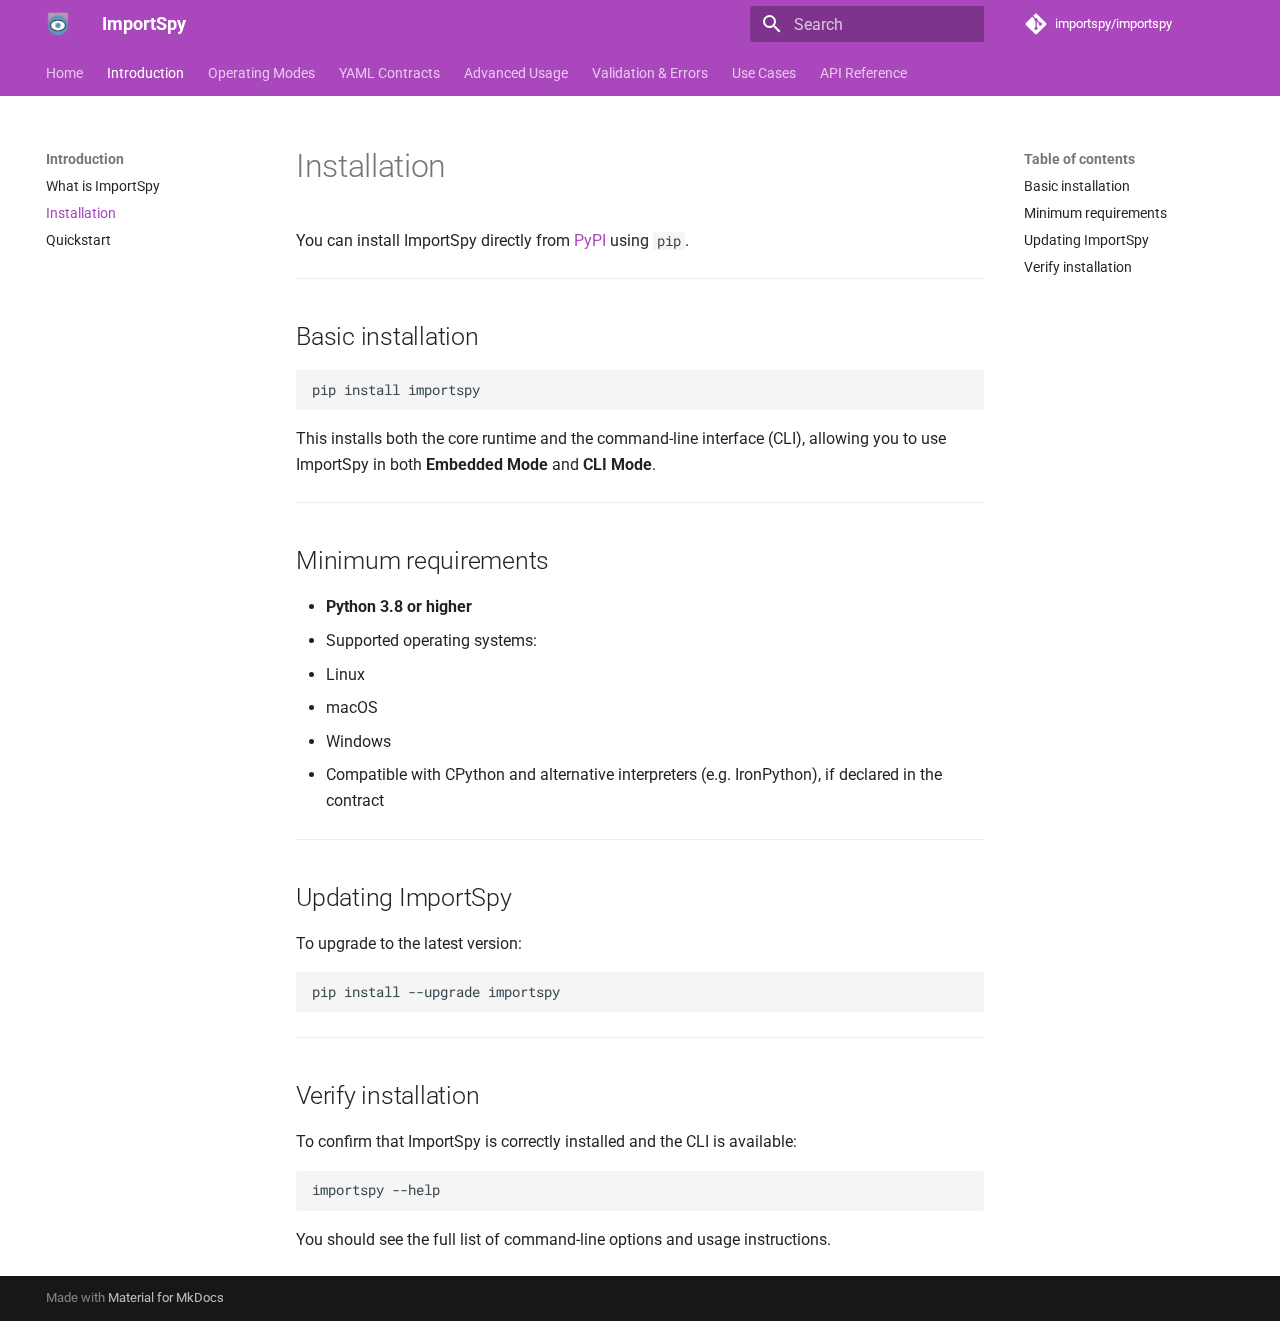
<file: intro/install/index.html>
<!doctype html>
<html lang="en" class="no-js">
  <head>
    
      <meta charset="utf-8">
      <meta name="viewport" content="width=device-width,initial-scale=1">
      
      
      
        <link rel="canonical" href="https://atellaluca.github.io/ImportSpy/intro/install/">
      
      
        <link rel="prev" href="../overview/">
      
      
        <link rel="next" href="../quickstart/">
      
      
      <link rel="icon" href="../../assets/favicon.ico">
      <meta name="generator" content="mkdocs-1.6.1, mkdocs-material-9.6.21">
    
    
      
        <title>Installation - ImportSpy</title>
      
    
    
      <link rel="stylesheet" href="../../assets/stylesheets/main.2a3383ac.min.css">
      
        
        <link rel="stylesheet" href="../../assets/stylesheets/palette.06af60db.min.css">
      
      


    
    
      
    
    
      
        
        
        <link rel="preconnect" href="https://fonts.gstatic.com" crossorigin>
        <link rel="stylesheet" href="https://fonts.googleapis.com/css?family=Roboto:300,300i,400,400i,700,700i%7CRoboto+Mono:400,400i,700,700i&display=fallback">
        <style>:root{--md-text-font:"Roboto";--md-code-font:"Roboto Mono"}</style>
      
    
    
      <link rel="stylesheet" href="../../assets/_mkdocstrings.css">
    
    <script>__md_scope=new URL("../..",location),__md_hash=e=>[...e].reduce(((e,_)=>(e<<5)-e+_.charCodeAt(0)),0),__md_get=(e,_=localStorage,t=__md_scope)=>JSON.parse(_.getItem(t.pathname+"."+e)),__md_set=(e,_,t=localStorage,a=__md_scope)=>{try{t.setItem(a.pathname+"."+e,JSON.stringify(_))}catch(e){}}</script>
    
      

    
    
    
  </head>
  
  
    
    
      
    
    
    
    
    <body dir="ltr" data-md-color-scheme="default" data-md-color-primary="purple" data-md-color-accent="light-blue">
  
    
    <input class="md-toggle" data-md-toggle="drawer" type="checkbox" id="__drawer" autocomplete="off">
    <input class="md-toggle" data-md-toggle="search" type="checkbox" id="__search" autocomplete="off">
    <label class="md-overlay" for="__drawer"></label>
    <div data-md-component="skip">
      
        
        <a href="#installation" class="md-skip">
          Skip to content
        </a>
      
    </div>
    <div data-md-component="announce">
      
    </div>
    
    
      

<header class="md-header" data-md-component="header">
  <nav class="md-header__inner md-grid" aria-label="Header">
    <a href="../.." title="ImportSpy" class="md-header__button md-logo" aria-label="ImportSpy" data-md-component="logo">
      
  <img src="../../assets/importspy-logo.png" alt="logo">

    </a>
    <label class="md-header__button md-icon" for="__drawer">
      
      <svg xmlns="http://www.w3.org/2000/svg" viewBox="0 0 24 24"><path d="M3 6h18v2H3zm0 5h18v2H3zm0 5h18v2H3z"/></svg>
    </label>
    <div class="md-header__title" data-md-component="header-title">
      <div class="md-header__ellipsis">
        <div class="md-header__topic">
          <span class="md-ellipsis">
            ImportSpy
          </span>
        </div>
        <div class="md-header__topic" data-md-component="header-topic">
          <span class="md-ellipsis">
            
              Installation
            
          </span>
        </div>
      </div>
    </div>
    
      
        <form class="md-header__option" data-md-component="palette">
  
    
    
    
    <input class="md-option" data-md-color-media="" data-md-color-scheme="default" data-md-color-primary="purple" data-md-color-accent="light-blue"  aria-hidden="true"  type="radio" name="__palette" id="__palette_0">
    
  
</form>
      
    
    
      <script>var palette=__md_get("__palette");if(palette&&palette.color){if("(prefers-color-scheme)"===palette.color.media){var media=matchMedia("(prefers-color-scheme: light)"),input=document.querySelector(media.matches?"[data-md-color-media='(prefers-color-scheme: light)']":"[data-md-color-media='(prefers-color-scheme: dark)']");palette.color.media=input.getAttribute("data-md-color-media"),palette.color.scheme=input.getAttribute("data-md-color-scheme"),palette.color.primary=input.getAttribute("data-md-color-primary"),palette.color.accent=input.getAttribute("data-md-color-accent")}for(var[key,value]of Object.entries(palette.color))document.body.setAttribute("data-md-color-"+key,value)}</script>
    
    
    
      
      
        <label class="md-header__button md-icon" for="__search">
          
          <svg xmlns="http://www.w3.org/2000/svg" viewBox="0 0 24 24"><path d="M9.5 3A6.5 6.5 0 0 1 16 9.5c0 1.61-.59 3.09-1.56 4.23l.27.27h.79l5 5-1.5 1.5-5-5v-.79l-.27-.27A6.52 6.52 0 0 1 9.5 16 6.5 6.5 0 0 1 3 9.5 6.5 6.5 0 0 1 9.5 3m0 2C7 5 5 7 5 9.5S7 14 9.5 14 14 12 14 9.5 12 5 9.5 5"/></svg>
        </label>
        <div class="md-search" data-md-component="search" role="dialog">
  <label class="md-search__overlay" for="__search"></label>
  <div class="md-search__inner" role="search">
    <form class="md-search__form" name="search">
      <input type="text" class="md-search__input" name="query" aria-label="Search" placeholder="Search" autocapitalize="off" autocorrect="off" autocomplete="off" spellcheck="false" data-md-component="search-query" required>
      <label class="md-search__icon md-icon" for="__search">
        
        <svg xmlns="http://www.w3.org/2000/svg" viewBox="0 0 24 24"><path d="M9.5 3A6.5 6.5 0 0 1 16 9.5c0 1.61-.59 3.09-1.56 4.23l.27.27h.79l5 5-1.5 1.5-5-5v-.79l-.27-.27A6.52 6.52 0 0 1 9.5 16 6.5 6.5 0 0 1 3 9.5 6.5 6.5 0 0 1 9.5 3m0 2C7 5 5 7 5 9.5S7 14 9.5 14 14 12 14 9.5 12 5 9.5 5"/></svg>
        
        <svg xmlns="http://www.w3.org/2000/svg" viewBox="0 0 24 24"><path d="M20 11v2H8l5.5 5.5-1.42 1.42L4.16 12l7.92-7.92L13.5 5.5 8 11z"/></svg>
      </label>
      <nav class="md-search__options" aria-label="Search">
        
        <button type="reset" class="md-search__icon md-icon" title="Clear" aria-label="Clear" tabindex="-1">
          
          <svg xmlns="http://www.w3.org/2000/svg" viewBox="0 0 24 24"><path d="M19 6.41 17.59 5 12 10.59 6.41 5 5 6.41 10.59 12 5 17.59 6.41 19 12 13.41 17.59 19 19 17.59 13.41 12z"/></svg>
        </button>
      </nav>
      
    </form>
    <div class="md-search__output">
      <div class="md-search__scrollwrap" tabindex="0" data-md-scrollfix>
        <div class="md-search-result" data-md-component="search-result">
          <div class="md-search-result__meta">
            Initializing search
          </div>
          <ol class="md-search-result__list" role="presentation"></ol>
        </div>
      </div>
    </div>
  </div>
</div>
      
    
    
      <div class="md-header__source">
        <a href="https://github.com/atellaluca/importspy" title="Go to repository" class="md-source" data-md-component="source">
  <div class="md-source__icon md-icon">
    
    <svg xmlns="http://www.w3.org/2000/svg" viewBox="0 0 448 512"><!--! Font Awesome Free 7.0.1 by @fontawesome - https://fontawesome.com License - https://fontawesome.com/license/free (Icons: CC BY 4.0, Fonts: SIL OFL 1.1, Code: MIT License) Copyright 2025 Fonticons, Inc.--><path d="M439.6 236.1 244 40.5c-5.4-5.5-12.8-8.5-20.4-8.5s-15 3-20.4 8.4L162.5 81l51.5 51.5c27.1-9.1 52.7 16.8 43.4 43.7l49.7 49.7c34.2-11.8 61.2 31 35.5 56.7-26.5 26.5-70.2-2.9-56-37.3L240.3 199v121.9c25.3 12.5 22.3 41.8 9.1 55-6.4 6.4-15.2 10.1-24.3 10.1s-17.8-3.6-24.3-10.1c-17.6-17.6-11.1-46.9 11.2-56v-123c-20.8-8.5-24.6-30.7-18.6-45L142.6 101 8.5 235.1C3 240.6 0 247.9 0 255.5s3 15 8.5 20.4l195.6 195.7c5.4 5.4 12.7 8.4 20.4 8.4s15-3 20.4-8.4l194.7-194.7c5.4-5.4 8.4-12.8 8.4-20.4s-3-15-8.4-20.4"/></svg>
  </div>
  <div class="md-source__repository">
    importspy/importspy
  </div>
</a>
      </div>
    
  </nav>
  
</header>
    
    <div class="md-container" data-md-component="container">
      
      
        
          
            
<nav class="md-tabs" aria-label="Tabs" data-md-component="tabs">
  <div class="md-grid">
    <ul class="md-tabs__list">
      
        
  
  
  
  
    <li class="md-tabs__item">
      <a href="../.." class="md-tabs__link">
        
  
  
    
  
  Home

      </a>
    </li>
  

      
        
  
  
  
    
  
  
    
    
      <li class="md-tabs__item md-tabs__item--active">
        <a href="../overview/" class="md-tabs__link">
          
  
  
  Introduction

        </a>
      </li>
    
  

      
        
  
  
  
  
    
    
      <li class="md-tabs__item">
        <a href="../../modes/embedded/" class="md-tabs__link">
          
  
  
  Operating Modes

        </a>
      </li>
    
  

      
        
  
  
  
  
    
    
      <li class="md-tabs__item">
        <a href="../../contracts/syntax/" class="md-tabs__link">
          
  
  
  YAML Contracts

        </a>
      </li>
    
  

      
        
  
  
  
  
    
    
      <li class="md-tabs__item">
        <a href="../../advanced/spymodel/" class="md-tabs__link">
          
  
  
  Advanced Usage

        </a>
      </li>
    
  

      
        
  
  
  
  
    <li class="md-tabs__item">
      <a href="../../errors/contract-violations/" class="md-tabs__link">
        
  
  
    
  
  Validation & Errors

      </a>
    </li>
  

      
        
  
  
  
  
    <li class="md-tabs__item">
      <a href="../../use_cases/" class="md-tabs__link">
        
  
  
    
  
  Use Cases

      </a>
    </li>
  

      
        
  
  
  
  
    <li class="md-tabs__item">
      <a href="../../api-reference/" class="md-tabs__link">
        
  
  
    
  
  API Reference

      </a>
    </li>
  

      
    </ul>
  </div>
</nav>
          
        
      
      <main class="md-main" data-md-component="main">
        <div class="md-main__inner md-grid">
          
            
              
              <div class="md-sidebar md-sidebar--primary" data-md-component="sidebar" data-md-type="navigation" >
                <div class="md-sidebar__scrollwrap">
                  <div class="md-sidebar__inner">
                    


  


<nav class="md-nav md-nav--primary md-nav--lifted" aria-label="Navigation" data-md-level="0">
  <label class="md-nav__title" for="__drawer">
    <a href="../.." title="ImportSpy" class="md-nav__button md-logo" aria-label="ImportSpy" data-md-component="logo">
      
  <img src="../../assets/importspy-logo.png" alt="logo">

    </a>
    ImportSpy
  </label>
  
    <div class="md-nav__source">
      <a href="https://github.com/atellaluca/importspy" title="Go to repository" class="md-source" data-md-component="source">
  <div class="md-source__icon md-icon">
    
    <svg xmlns="http://www.w3.org/2000/svg" viewBox="0 0 448 512"><!--! Font Awesome Free 7.0.1 by @fontawesome - https://fontawesome.com License - https://fontawesome.com/license/free (Icons: CC BY 4.0, Fonts: SIL OFL 1.1, Code: MIT License) Copyright 2025 Fonticons, Inc.--><path d="M439.6 236.1 244 40.5c-5.4-5.5-12.8-8.5-20.4-8.5s-15 3-20.4 8.4L162.5 81l51.5 51.5c27.1-9.1 52.7 16.8 43.4 43.7l49.7 49.7c34.2-11.8 61.2 31 35.5 56.7-26.5 26.5-70.2-2.9-56-37.3L240.3 199v121.9c25.3 12.5 22.3 41.8 9.1 55-6.4 6.4-15.2 10.1-24.3 10.1s-17.8-3.6-24.3-10.1c-17.6-17.6-11.1-46.9 11.2-56v-123c-20.8-8.5-24.6-30.7-18.6-45L142.6 101 8.5 235.1C3 240.6 0 247.9 0 255.5s3 15 8.5 20.4l195.6 195.7c5.4 5.4 12.7 8.4 20.4 8.4s15-3 20.4-8.4l194.7-194.7c5.4-5.4 8.4-12.8 8.4-20.4s-3-15-8.4-20.4"/></svg>
  </div>
  <div class="md-source__repository">
    importspy/importspy
  </div>
</a>
    </div>
  
  <ul class="md-nav__list" data-md-scrollfix>
    
      
      
  
  
  
  
    <li class="md-nav__item">
      <a href="../.." class="md-nav__link">
        
  
  
  <span class="md-ellipsis">
    Home
    
  </span>
  

      </a>
    </li>
  

    
      
      
  
  
    
  
  
  
    
    
    
    
      
        
        
      
      
    
    
    <li class="md-nav__item md-nav__item--active md-nav__item--section md-nav__item--nested">
      
        
        
        <input class="md-nav__toggle md-toggle " type="checkbox" id="__nav_2" checked>
        
          
          <label class="md-nav__link" for="__nav_2" id="__nav_2_label" tabindex="">
            
  
  
  <span class="md-ellipsis">
    Introduction
    
  </span>
  

            <span class="md-nav__icon md-icon"></span>
          </label>
        
        <nav class="md-nav" data-md-level="1" aria-labelledby="__nav_2_label" aria-expanded="true">
          <label class="md-nav__title" for="__nav_2">
            <span class="md-nav__icon md-icon"></span>
            Introduction
          </label>
          <ul class="md-nav__list" data-md-scrollfix>
            
              
                
  
  
  
  
    <li class="md-nav__item">
      <a href="../overview/" class="md-nav__link">
        
  
  
  <span class="md-ellipsis">
    What is ImportSpy
    
  </span>
  

      </a>
    </li>
  

              
            
              
                
  
  
    
  
  
  
    <li class="md-nav__item md-nav__item--active">
      
      <input class="md-nav__toggle md-toggle" type="checkbox" id="__toc">
      
      
        
      
      
        <label class="md-nav__link md-nav__link--active" for="__toc">
          
  
  
  <span class="md-ellipsis">
    Installation
    
  </span>
  

          <span class="md-nav__icon md-icon"></span>
        </label>
      
      <a href="./" class="md-nav__link md-nav__link--active">
        
  
  
  <span class="md-ellipsis">
    Installation
    
  </span>
  

      </a>
      
        

<nav class="md-nav md-nav--secondary" aria-label="Table of contents">
  
  
  
    
  
  
    <label class="md-nav__title" for="__toc">
      <span class="md-nav__icon md-icon"></span>
      Table of contents
    </label>
    <ul class="md-nav__list" data-md-component="toc" data-md-scrollfix>
      
        <li class="md-nav__item">
  <a href="#basic-installation" class="md-nav__link">
    <span class="md-ellipsis">
      Basic installation
    </span>
  </a>
  
</li>
      
        <li class="md-nav__item">
  <a href="#minimum-requirements" class="md-nav__link">
    <span class="md-ellipsis">
      Minimum requirements
    </span>
  </a>
  
</li>
      
        <li class="md-nav__item">
  <a href="#updating-importspy" class="md-nav__link">
    <span class="md-ellipsis">
      Updating ImportSpy
    </span>
  </a>
  
</li>
      
        <li class="md-nav__item">
  <a href="#verify-installation" class="md-nav__link">
    <span class="md-ellipsis">
      Verify installation
    </span>
  </a>
  
</li>
      
    </ul>
  
</nav>
      
    </li>
  

              
            
              
                
  
  
  
  
    <li class="md-nav__item">
      <a href="../quickstart/" class="md-nav__link">
        
  
  
  <span class="md-ellipsis">
    Quickstart
    
  </span>
  

      </a>
    </li>
  

              
            
          </ul>
        </nav>
      
    </li>
  

    
      
      
  
  
  
  
    
    
    
    
      
      
    
    
    <li class="md-nav__item md-nav__item--nested">
      
        
        
        <input class="md-nav__toggle md-toggle " type="checkbox" id="__nav_3" >
        
          
          <label class="md-nav__link" for="__nav_3" id="__nav_3_label" tabindex="0">
            
  
  
  <span class="md-ellipsis">
    Operating Modes
    
  </span>
  

            <span class="md-nav__icon md-icon"></span>
          </label>
        
        <nav class="md-nav" data-md-level="1" aria-labelledby="__nav_3_label" aria-expanded="false">
          <label class="md-nav__title" for="__nav_3">
            <span class="md-nav__icon md-icon"></span>
            Operating Modes
          </label>
          <ul class="md-nav__list" data-md-scrollfix>
            
              
                
  
  
  
  
    <li class="md-nav__item">
      <a href="../../modes/embedded/" class="md-nav__link">
        
  
  
  <span class="md-ellipsis">
    Embedded Mode
    
  </span>
  

      </a>
    </li>
  

              
            
              
                
  
  
  
  
    <li class="md-nav__item">
      <a href="../../modes/cli/" class="md-nav__link">
        
  
  
  <span class="md-ellipsis">
    CLI Mode
    
  </span>
  

      </a>
    </li>
  

              
            
          </ul>
        </nav>
      
    </li>
  

    
      
      
  
  
  
  
    
    
    
    
      
      
    
    
    <li class="md-nav__item md-nav__item--nested">
      
        
        
        <input class="md-nav__toggle md-toggle " type="checkbox" id="__nav_4" >
        
          
          <label class="md-nav__link" for="__nav_4" id="__nav_4_label" tabindex="0">
            
  
  
  <span class="md-ellipsis">
    YAML Contracts
    
  </span>
  

            <span class="md-nav__icon md-icon"></span>
          </label>
        
        <nav class="md-nav" data-md-level="1" aria-labelledby="__nav_4_label" aria-expanded="false">
          <label class="md-nav__title" for="__nav_4">
            <span class="md-nav__icon md-icon"></span>
            YAML Contracts
          </label>
          <ul class="md-nav__list" data-md-scrollfix>
            
              
                
  
  
  
  
    <li class="md-nav__item">
      <a href="../../contracts/syntax/" class="md-nav__link">
        
  
  
  <span class="md-ellipsis">
    Syntax
    
  </span>
  

      </a>
    </li>
  

              
            
              
                
  
  
  
  
    <li class="md-nav__item">
      <a href="../../contracts/examples/" class="md-nav__link">
        
  
  
  <span class="md-ellipsis">
    Examples
    
  </span>
  

      </a>
    </li>
  

              
            
          </ul>
        </nav>
      
    </li>
  

    
      
      
  
  
  
  
    
    
    
    
      
      
    
    
    <li class="md-nav__item md-nav__item--nested">
      
        
        
        <input class="md-nav__toggle md-toggle " type="checkbox" id="__nav_5" >
        
          
          <label class="md-nav__link" for="__nav_5" id="__nav_5_label" tabindex="0">
            
  
  
  <span class="md-ellipsis">
    Advanced Usage
    
  </span>
  

            <span class="md-nav__icon md-icon"></span>
          </label>
        
        <nav class="md-nav" data-md-level="1" aria-labelledby="__nav_5_label" aria-expanded="false">
          <label class="md-nav__title" for="__nav_5">
            <span class="md-nav__icon md-icon"></span>
            Advanced Usage
          </label>
          <ul class="md-nav__list" data-md-scrollfix>
            
              
                
  
  
  
  
    <li class="md-nav__item">
      <a href="../../advanced/spymodel/" class="md-nav__link">
        
  
  
  <span class="md-ellipsis">
    SpyModel Architecture
    
  </span>
  

      </a>
    </li>
  

              
            
              
                
  
  
  
  
    <li class="md-nav__item">
      <a href="../../advanced/violations/" class="md-nav__link">
        
  
  
  <span class="md-ellipsis">
    Violation System
    
  </span>
  

      </a>
    </li>
  

              
            
          </ul>
        </nav>
      
    </li>
  

    
      
      
  
  
  
  
    <li class="md-nav__item">
      <a href="../../errors/contract-violations/" class="md-nav__link">
        
  
  
  <span class="md-ellipsis">
    Validation & Errors
    
  </span>
  

      </a>
    </li>
  

    
      
      
  
  
  
  
    <li class="md-nav__item">
      <a href="../../use_cases/" class="md-nav__link">
        
  
  
  <span class="md-ellipsis">
    Use Cases
    
  </span>
  

      </a>
    </li>
  

    
      
      
  
  
  
  
    <li class="md-nav__item">
      <a href="../../api-reference/" class="md-nav__link">
        
  
  
  <span class="md-ellipsis">
    API Reference
    
  </span>
  

      </a>
    </li>
  

    
  </ul>
</nav>
                  </div>
                </div>
              </div>
            
            
              
              <div class="md-sidebar md-sidebar--secondary" data-md-component="sidebar" data-md-type="toc" >
                <div class="md-sidebar__scrollwrap">
                  <div class="md-sidebar__inner">
                    

<nav class="md-nav md-nav--secondary" aria-label="Table of contents">
  
  
  
    
  
  
    <label class="md-nav__title" for="__toc">
      <span class="md-nav__icon md-icon"></span>
      Table of contents
    </label>
    <ul class="md-nav__list" data-md-component="toc" data-md-scrollfix>
      
        <li class="md-nav__item">
  <a href="#basic-installation" class="md-nav__link">
    <span class="md-ellipsis">
      Basic installation
    </span>
  </a>
  
</li>
      
        <li class="md-nav__item">
  <a href="#minimum-requirements" class="md-nav__link">
    <span class="md-ellipsis">
      Minimum requirements
    </span>
  </a>
  
</li>
      
        <li class="md-nav__item">
  <a href="#updating-importspy" class="md-nav__link">
    <span class="md-ellipsis">
      Updating ImportSpy
    </span>
  </a>
  
</li>
      
        <li class="md-nav__item">
  <a href="#verify-installation" class="md-nav__link">
    <span class="md-ellipsis">
      Verify installation
    </span>
  </a>
  
</li>
      
    </ul>
  
</nav>
                  </div>
                </div>
              </div>
            
          
          
            <div class="md-content" data-md-component="content">
              <article class="md-content__inner md-typeset">
                
                  


  
  


<h1 id="installation">Installation</h1>
<p>You can install ImportSpy directly from <a href="https://pypi.org/project/importspy/">PyPI</a> using <code>pip</code>.</p>
<hr />
<h2 id="basic-installation">Basic installation</h2>
<pre><code class="language-bash">pip install importspy
</code></pre>
<p>This installs both the core runtime and the command-line interface (CLI), allowing you to use ImportSpy in both <strong>Embedded Mode</strong> and <strong>CLI Mode</strong>.</p>
<hr />
<h2 id="minimum-requirements">Minimum requirements</h2>
<ul>
<li><strong>Python 3.8 or higher</strong></li>
<li>Supported operating systems:</li>
<li>Linux</li>
<li>macOS</li>
<li>Windows</li>
<li>Compatible with CPython and alternative interpreters (e.g. IronPython), if declared in the contract</li>
</ul>
<hr />
<h2 id="updating-importspy">Updating ImportSpy</h2>
<p>To upgrade to the latest version:</p>
<pre><code class="language-bash">pip install --upgrade importspy
</code></pre>
<hr />
<h2 id="verify-installation">Verify installation</h2>
<p>To confirm that ImportSpy is correctly installed and the CLI is available:</p>
<pre><code class="language-bash">importspy --help
</code></pre>
<p>You should see the full list of command-line options and usage instructions.</p>












                
              </article>
            </div>
          
          
<script>var target=document.getElementById(location.hash.slice(1));target&&target.name&&(target.checked=target.name.startsWith("__tabbed_"))</script>
        </div>
        
      </main>
      
        <footer class="md-footer">
  
  <div class="md-footer-meta md-typeset">
    <div class="md-footer-meta__inner md-grid">
      <div class="md-copyright">
  
  
    Made with
    <a href="https://squidfunk.github.io/mkdocs-material/" target="_blank" rel="noopener">
      Material for MkDocs
    </a>
  
</div>
      
    </div>
  </div>
</footer>
      
    </div>
    <div class="md-dialog" data-md-component="dialog">
      <div class="md-dialog__inner md-typeset"></div>
    </div>
    
    
    
      
      <script id="__config" type="application/json">{"base": "../..", "features": ["navigation.tabs", "navigation.instant"], "search": "../../assets/javascripts/workers/search.973d3a69.min.js", "tags": null, "translations": {"clipboard.copied": "Copied to clipboard", "clipboard.copy": "Copy to clipboard", "search.result.more.one": "1 more on this page", "search.result.more.other": "# more on this page", "search.result.none": "No matching documents", "search.result.one": "1 matching document", "search.result.other": "# matching documents", "search.result.placeholder": "Type to start searching", "search.result.term.missing": "Missing", "select.version": "Select version"}, "version": null}</script>
    
    
      <script src="../../assets/javascripts/bundle.f55a23d4.min.js"></script>
      
    
  </body>
</html>
</file>
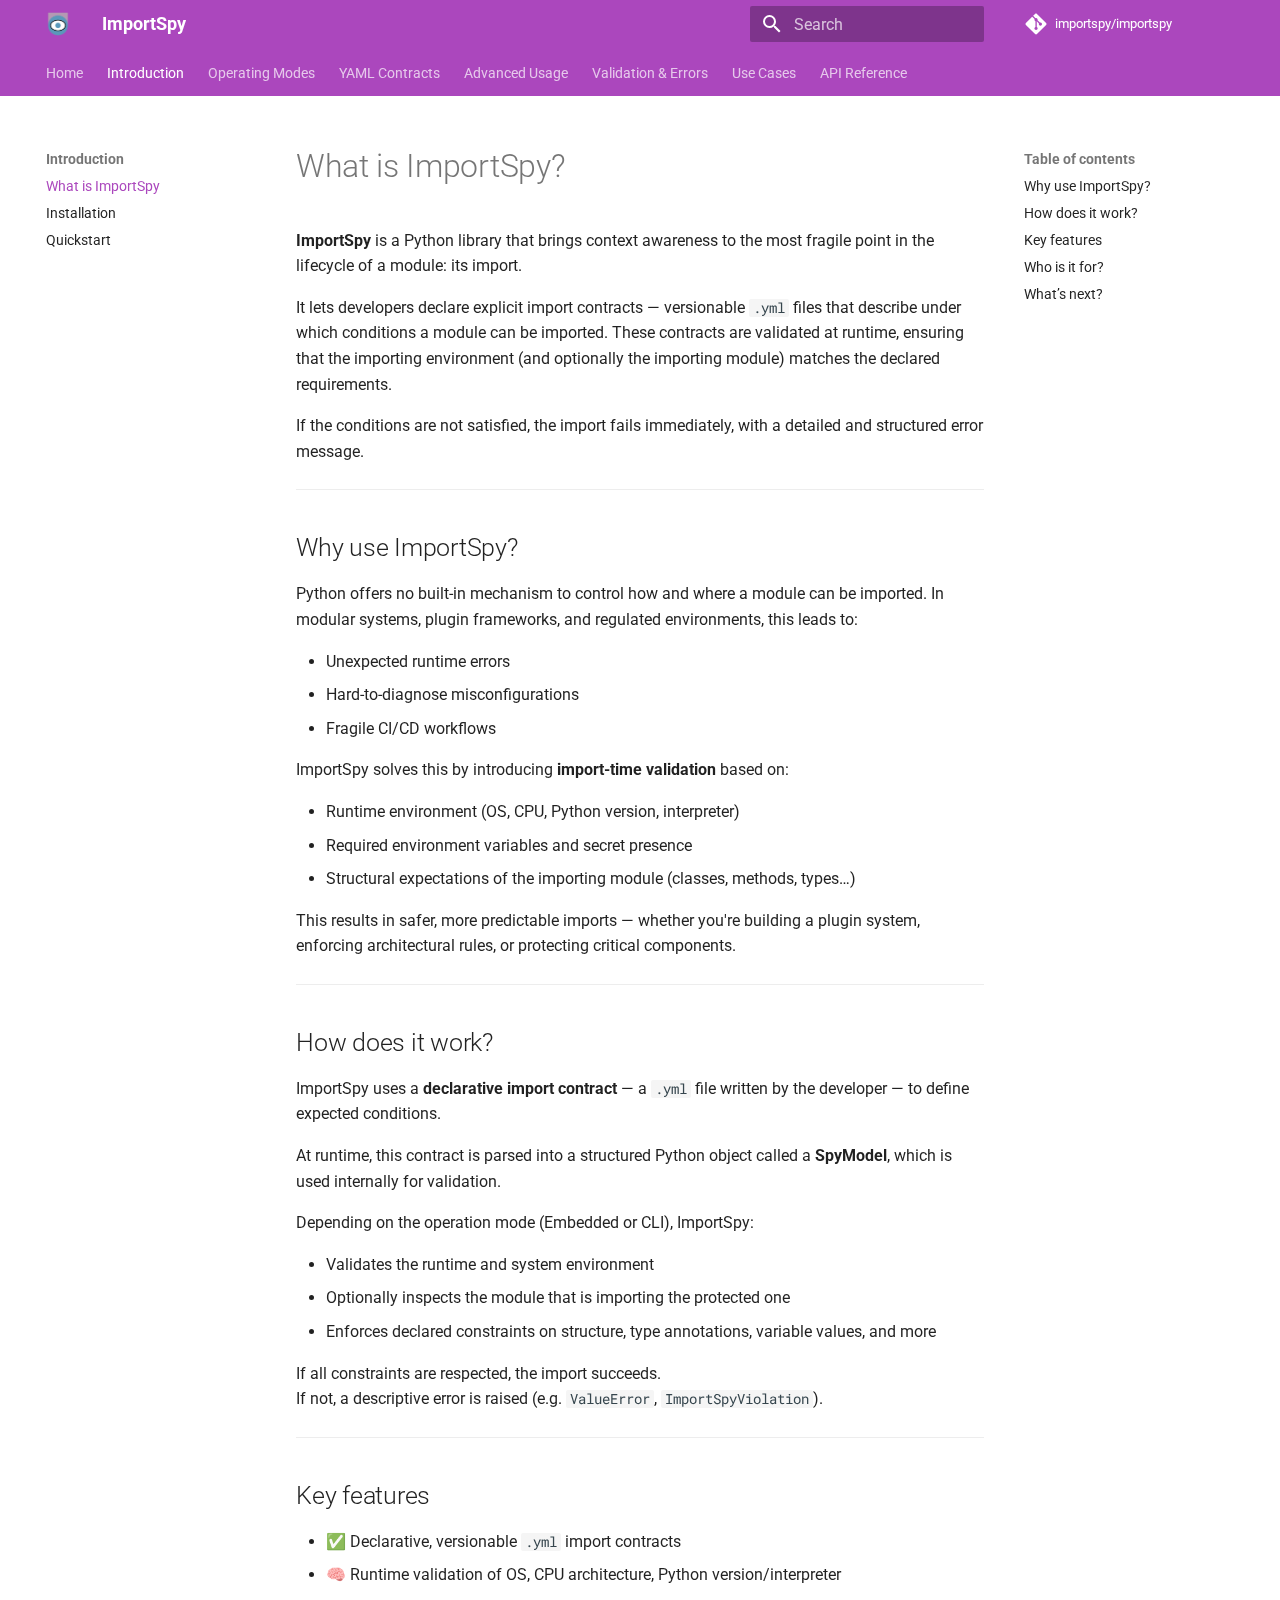
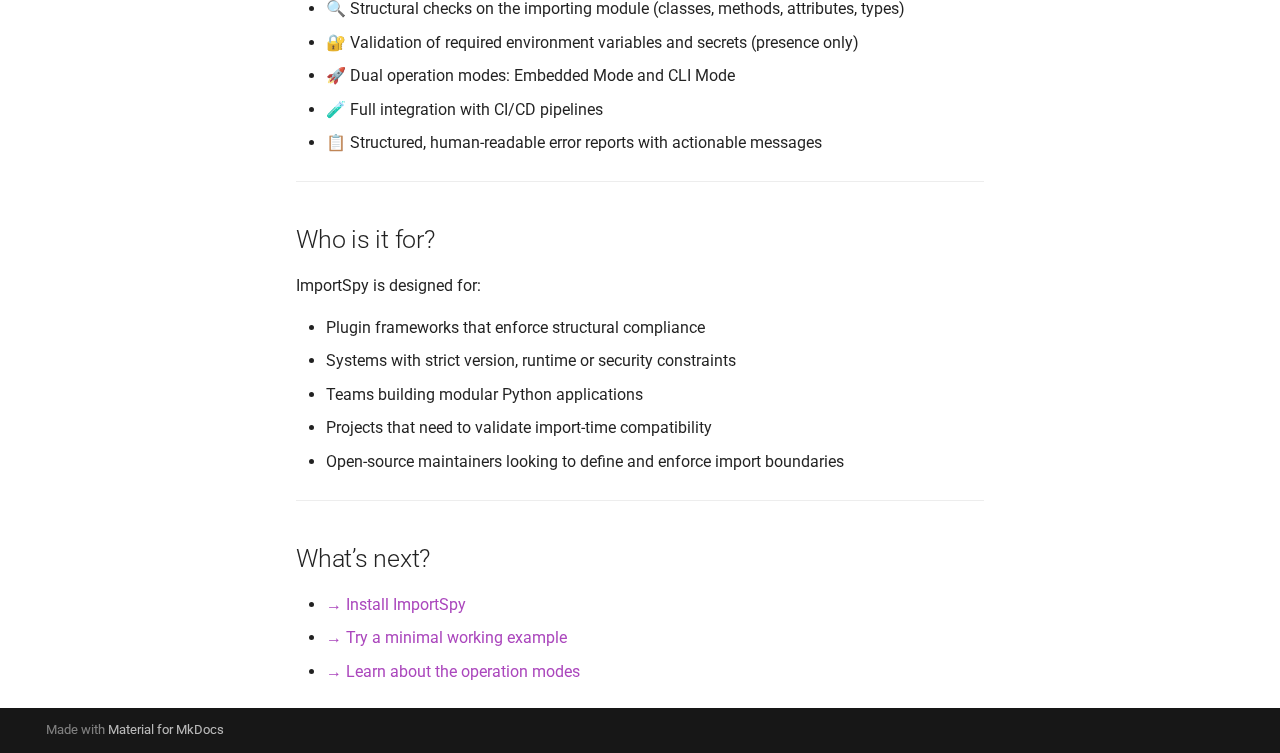
<file: intro/overview/index.html>
<!doctype html>
<html lang="en" class="no-js">
  <head>
    
      <meta charset="utf-8">
      <meta name="viewport" content="width=device-width,initial-scale=1">
      
      
      
        <link rel="canonical" href="https://atellaluca.github.io/ImportSpy/intro/overview/">
      
      
        <link rel="prev" href="../..">
      
      
        <link rel="next" href="../install/">
      
      
      <link rel="icon" href="../../assets/favicon.ico">
      <meta name="generator" content="mkdocs-1.6.1, mkdocs-material-9.6.21">
    
    
      
        <title>What is ImportSpy - ImportSpy</title>
      
    
    
      <link rel="stylesheet" href="../../assets/stylesheets/main.2a3383ac.min.css">
      
        
        <link rel="stylesheet" href="../../assets/stylesheets/palette.06af60db.min.css">
      
      


    
    
      
    
    
      
        
        
        <link rel="preconnect" href="https://fonts.gstatic.com" crossorigin>
        <link rel="stylesheet" href="https://fonts.googleapis.com/css?family=Roboto:300,300i,400,400i,700,700i%7CRoboto+Mono:400,400i,700,700i&display=fallback">
        <style>:root{--md-text-font:"Roboto";--md-code-font:"Roboto Mono"}</style>
      
    
    
      <link rel="stylesheet" href="../../assets/_mkdocstrings.css">
    
    <script>__md_scope=new URL("../..",location),__md_hash=e=>[...e].reduce(((e,_)=>(e<<5)-e+_.charCodeAt(0)),0),__md_get=(e,_=localStorage,t=__md_scope)=>JSON.parse(_.getItem(t.pathname+"."+e)),__md_set=(e,_,t=localStorage,a=__md_scope)=>{try{t.setItem(a.pathname+"."+e,JSON.stringify(_))}catch(e){}}</script>
    
      

    
    
    
  </head>
  
  
    
    
      
    
    
    
    
    <body dir="ltr" data-md-color-scheme="default" data-md-color-primary="purple" data-md-color-accent="light-blue">
  
    
    <input class="md-toggle" data-md-toggle="drawer" type="checkbox" id="__drawer" autocomplete="off">
    <input class="md-toggle" data-md-toggle="search" type="checkbox" id="__search" autocomplete="off">
    <label class="md-overlay" for="__drawer"></label>
    <div data-md-component="skip">
      
        
        <a href="#what-is-importspy" class="md-skip">
          Skip to content
        </a>
      
    </div>
    <div data-md-component="announce">
      
    </div>
    
    
      

<header class="md-header" data-md-component="header">
  <nav class="md-header__inner md-grid" aria-label="Header">
    <a href="../.." title="ImportSpy" class="md-header__button md-logo" aria-label="ImportSpy" data-md-component="logo">
      
  <img src="../../assets/importspy-logo.png" alt="logo">

    </a>
    <label class="md-header__button md-icon" for="__drawer">
      
      <svg xmlns="http://www.w3.org/2000/svg" viewBox="0 0 24 24"><path d="M3 6h18v2H3zm0 5h18v2H3zm0 5h18v2H3z"/></svg>
    </label>
    <div class="md-header__title" data-md-component="header-title">
      <div class="md-header__ellipsis">
        <div class="md-header__topic">
          <span class="md-ellipsis">
            ImportSpy
          </span>
        </div>
        <div class="md-header__topic" data-md-component="header-topic">
          <span class="md-ellipsis">
            
              What is ImportSpy
            
          </span>
        </div>
      </div>
    </div>
    
      
        <form class="md-header__option" data-md-component="palette">
  
    
    
    
    <input class="md-option" data-md-color-media="" data-md-color-scheme="default" data-md-color-primary="purple" data-md-color-accent="light-blue"  aria-hidden="true"  type="radio" name="__palette" id="__palette_0">
    
  
</form>
      
    
    
      <script>var palette=__md_get("__palette");if(palette&&palette.color){if("(prefers-color-scheme)"===palette.color.media){var media=matchMedia("(prefers-color-scheme: light)"),input=document.querySelector(media.matches?"[data-md-color-media='(prefers-color-scheme: light)']":"[data-md-color-media='(prefers-color-scheme: dark)']");palette.color.media=input.getAttribute("data-md-color-media"),palette.color.scheme=input.getAttribute("data-md-color-scheme"),palette.color.primary=input.getAttribute("data-md-color-primary"),palette.color.accent=input.getAttribute("data-md-color-accent")}for(var[key,value]of Object.entries(palette.color))document.body.setAttribute("data-md-color-"+key,value)}</script>
    
    
    
      
      
        <label class="md-header__button md-icon" for="__search">
          
          <svg xmlns="http://www.w3.org/2000/svg" viewBox="0 0 24 24"><path d="M9.5 3A6.5 6.5 0 0 1 16 9.5c0 1.61-.59 3.09-1.56 4.23l.27.27h.79l5 5-1.5 1.5-5-5v-.79l-.27-.27A6.52 6.52 0 0 1 9.5 16 6.5 6.5 0 0 1 3 9.5 6.5 6.5 0 0 1 9.5 3m0 2C7 5 5 7 5 9.5S7 14 9.5 14 14 12 14 9.5 12 5 9.5 5"/></svg>
        </label>
        <div class="md-search" data-md-component="search" role="dialog">
  <label class="md-search__overlay" for="__search"></label>
  <div class="md-search__inner" role="search">
    <form class="md-search__form" name="search">
      <input type="text" class="md-search__input" name="query" aria-label="Search" placeholder="Search" autocapitalize="off" autocorrect="off" autocomplete="off" spellcheck="false" data-md-component="search-query" required>
      <label class="md-search__icon md-icon" for="__search">
        
        <svg xmlns="http://www.w3.org/2000/svg" viewBox="0 0 24 24"><path d="M9.5 3A6.5 6.5 0 0 1 16 9.5c0 1.61-.59 3.09-1.56 4.23l.27.27h.79l5 5-1.5 1.5-5-5v-.79l-.27-.27A6.52 6.52 0 0 1 9.5 16 6.5 6.5 0 0 1 3 9.5 6.5 6.5 0 0 1 9.5 3m0 2C7 5 5 7 5 9.5S7 14 9.5 14 14 12 14 9.5 12 5 9.5 5"/></svg>
        
        <svg xmlns="http://www.w3.org/2000/svg" viewBox="0 0 24 24"><path d="M20 11v2H8l5.5 5.5-1.42 1.42L4.16 12l7.92-7.92L13.5 5.5 8 11z"/></svg>
      </label>
      <nav class="md-search__options" aria-label="Search">
        
        <button type="reset" class="md-search__icon md-icon" title="Clear" aria-label="Clear" tabindex="-1">
          
          <svg xmlns="http://www.w3.org/2000/svg" viewBox="0 0 24 24"><path d="M19 6.41 17.59 5 12 10.59 6.41 5 5 6.41 10.59 12 5 17.59 6.41 19 12 13.41 17.59 19 19 17.59 13.41 12z"/></svg>
        </button>
      </nav>
      
    </form>
    <div class="md-search__output">
      <div class="md-search__scrollwrap" tabindex="0" data-md-scrollfix>
        <div class="md-search-result" data-md-component="search-result">
          <div class="md-search-result__meta">
            Initializing search
          </div>
          <ol class="md-search-result__list" role="presentation"></ol>
        </div>
      </div>
    </div>
  </div>
</div>
      
    
    
      <div class="md-header__source">
        <a href="https://github.com/atellaluca/importspy" title="Go to repository" class="md-source" data-md-component="source">
  <div class="md-source__icon md-icon">
    
    <svg xmlns="http://www.w3.org/2000/svg" viewBox="0 0 448 512"><!--! Font Awesome Free 7.0.1 by @fontawesome - https://fontawesome.com License - https://fontawesome.com/license/free (Icons: CC BY 4.0, Fonts: SIL OFL 1.1, Code: MIT License) Copyright 2025 Fonticons, Inc.--><path d="M439.6 236.1 244 40.5c-5.4-5.5-12.8-8.5-20.4-8.5s-15 3-20.4 8.4L162.5 81l51.5 51.5c27.1-9.1 52.7 16.8 43.4 43.7l49.7 49.7c34.2-11.8 61.2 31 35.5 56.7-26.5 26.5-70.2-2.9-56-37.3L240.3 199v121.9c25.3 12.5 22.3 41.8 9.1 55-6.4 6.4-15.2 10.1-24.3 10.1s-17.8-3.6-24.3-10.1c-17.6-17.6-11.1-46.9 11.2-56v-123c-20.8-8.5-24.6-30.7-18.6-45L142.6 101 8.5 235.1C3 240.6 0 247.9 0 255.5s3 15 8.5 20.4l195.6 195.7c5.4 5.4 12.7 8.4 20.4 8.4s15-3 20.4-8.4l194.7-194.7c5.4-5.4 8.4-12.8 8.4-20.4s-3-15-8.4-20.4"/></svg>
  </div>
  <div class="md-source__repository">
    importspy/importspy
  </div>
</a>
      </div>
    
  </nav>
  
</header>
    
    <div class="md-container" data-md-component="container">
      
      
        
          
            
<nav class="md-tabs" aria-label="Tabs" data-md-component="tabs">
  <div class="md-grid">
    <ul class="md-tabs__list">
      
        
  
  
  
  
    <li class="md-tabs__item">
      <a href="../.." class="md-tabs__link">
        
  
  
    
  
  Home

      </a>
    </li>
  

      
        
  
  
  
    
  
  
    
    
      <li class="md-tabs__item md-tabs__item--active">
        <a href="./" class="md-tabs__link">
          
  
  
  Introduction

        </a>
      </li>
    
  

      
        
  
  
  
  
    
    
      <li class="md-tabs__item">
        <a href="../../modes/embedded/" class="md-tabs__link">
          
  
  
  Operating Modes

        </a>
      </li>
    
  

      
        
  
  
  
  
    
    
      <li class="md-tabs__item">
        <a href="../../contracts/syntax/" class="md-tabs__link">
          
  
  
  YAML Contracts

        </a>
      </li>
    
  

      
        
  
  
  
  
    
    
      <li class="md-tabs__item">
        <a href="../../advanced/spymodel/" class="md-tabs__link">
          
  
  
  Advanced Usage

        </a>
      </li>
    
  

      
        
  
  
  
  
    <li class="md-tabs__item">
      <a href="../../errors/contract-violations/" class="md-tabs__link">
        
  
  
    
  
  Validation & Errors

      </a>
    </li>
  

      
        
  
  
  
  
    <li class="md-tabs__item">
      <a href="../../use_cases/" class="md-tabs__link">
        
  
  
    
  
  Use Cases

      </a>
    </li>
  

      
        
  
  
  
  
    <li class="md-tabs__item">
      <a href="../../api-reference/" class="md-tabs__link">
        
  
  
    
  
  API Reference

      </a>
    </li>
  

      
    </ul>
  </div>
</nav>
          
        
      
      <main class="md-main" data-md-component="main">
        <div class="md-main__inner md-grid">
          
            
              
              <div class="md-sidebar md-sidebar--primary" data-md-component="sidebar" data-md-type="navigation" >
                <div class="md-sidebar__scrollwrap">
                  <div class="md-sidebar__inner">
                    


  


<nav class="md-nav md-nav--primary md-nav--lifted" aria-label="Navigation" data-md-level="0">
  <label class="md-nav__title" for="__drawer">
    <a href="../.." title="ImportSpy" class="md-nav__button md-logo" aria-label="ImportSpy" data-md-component="logo">
      
  <img src="../../assets/importspy-logo.png" alt="logo">

    </a>
    ImportSpy
  </label>
  
    <div class="md-nav__source">
      <a href="https://github.com/atellaluca/importspy" title="Go to repository" class="md-source" data-md-component="source">
  <div class="md-source__icon md-icon">
    
    <svg xmlns="http://www.w3.org/2000/svg" viewBox="0 0 448 512"><!--! Font Awesome Free 7.0.1 by @fontawesome - https://fontawesome.com License - https://fontawesome.com/license/free (Icons: CC BY 4.0, Fonts: SIL OFL 1.1, Code: MIT License) Copyright 2025 Fonticons, Inc.--><path d="M439.6 236.1 244 40.5c-5.4-5.5-12.8-8.5-20.4-8.5s-15 3-20.4 8.4L162.5 81l51.5 51.5c27.1-9.1 52.7 16.8 43.4 43.7l49.7 49.7c34.2-11.8 61.2 31 35.5 56.7-26.5 26.5-70.2-2.9-56-37.3L240.3 199v121.9c25.3 12.5 22.3 41.8 9.1 55-6.4 6.4-15.2 10.1-24.3 10.1s-17.8-3.6-24.3-10.1c-17.6-17.6-11.1-46.9 11.2-56v-123c-20.8-8.5-24.6-30.7-18.6-45L142.6 101 8.5 235.1C3 240.6 0 247.9 0 255.5s3 15 8.5 20.4l195.6 195.7c5.4 5.4 12.7 8.4 20.4 8.4s15-3 20.4-8.4l194.7-194.7c5.4-5.4 8.4-12.8 8.4-20.4s-3-15-8.4-20.4"/></svg>
  </div>
  <div class="md-source__repository">
    importspy/importspy
  </div>
</a>
    </div>
  
  <ul class="md-nav__list" data-md-scrollfix>
    
      
      
  
  
  
  
    <li class="md-nav__item">
      <a href="../.." class="md-nav__link">
        
  
  
  <span class="md-ellipsis">
    Home
    
  </span>
  

      </a>
    </li>
  

    
      
      
  
  
    
  
  
  
    
    
    
    
      
        
        
      
      
    
    
    <li class="md-nav__item md-nav__item--active md-nav__item--section md-nav__item--nested">
      
        
        
        <input class="md-nav__toggle md-toggle " type="checkbox" id="__nav_2" checked>
        
          
          <label class="md-nav__link" for="__nav_2" id="__nav_2_label" tabindex="">
            
  
  
  <span class="md-ellipsis">
    Introduction
    
  </span>
  

            <span class="md-nav__icon md-icon"></span>
          </label>
        
        <nav class="md-nav" data-md-level="1" aria-labelledby="__nav_2_label" aria-expanded="true">
          <label class="md-nav__title" for="__nav_2">
            <span class="md-nav__icon md-icon"></span>
            Introduction
          </label>
          <ul class="md-nav__list" data-md-scrollfix>
            
              
                
  
  
    
  
  
  
    <li class="md-nav__item md-nav__item--active">
      
      <input class="md-nav__toggle md-toggle" type="checkbox" id="__toc">
      
      
        
      
      
        <label class="md-nav__link md-nav__link--active" for="__toc">
          
  
  
  <span class="md-ellipsis">
    What is ImportSpy
    
  </span>
  

          <span class="md-nav__icon md-icon"></span>
        </label>
      
      <a href="./" class="md-nav__link md-nav__link--active">
        
  
  
  <span class="md-ellipsis">
    What is ImportSpy
    
  </span>
  

      </a>
      
        

<nav class="md-nav md-nav--secondary" aria-label="Table of contents">
  
  
  
    
  
  
    <label class="md-nav__title" for="__toc">
      <span class="md-nav__icon md-icon"></span>
      Table of contents
    </label>
    <ul class="md-nav__list" data-md-component="toc" data-md-scrollfix>
      
        <li class="md-nav__item">
  <a href="#why-use-importspy" class="md-nav__link">
    <span class="md-ellipsis">
      Why use ImportSpy?
    </span>
  </a>
  
</li>
      
        <li class="md-nav__item">
  <a href="#how-does-it-work" class="md-nav__link">
    <span class="md-ellipsis">
      How does it work?
    </span>
  </a>
  
</li>
      
        <li class="md-nav__item">
  <a href="#key-features" class="md-nav__link">
    <span class="md-ellipsis">
      Key features
    </span>
  </a>
  
</li>
      
        <li class="md-nav__item">
  <a href="#who-is-it-for" class="md-nav__link">
    <span class="md-ellipsis">
      Who is it for?
    </span>
  </a>
  
</li>
      
        <li class="md-nav__item">
  <a href="#whats-next" class="md-nav__link">
    <span class="md-ellipsis">
      What’s next?
    </span>
  </a>
  
</li>
      
    </ul>
  
</nav>
      
    </li>
  

              
            
              
                
  
  
  
  
    <li class="md-nav__item">
      <a href="../install/" class="md-nav__link">
        
  
  
  <span class="md-ellipsis">
    Installation
    
  </span>
  

      </a>
    </li>
  

              
            
              
                
  
  
  
  
    <li class="md-nav__item">
      <a href="../quickstart/" class="md-nav__link">
        
  
  
  <span class="md-ellipsis">
    Quickstart
    
  </span>
  

      </a>
    </li>
  

              
            
          </ul>
        </nav>
      
    </li>
  

    
      
      
  
  
  
  
    
    
    
    
      
      
    
    
    <li class="md-nav__item md-nav__item--nested">
      
        
        
        <input class="md-nav__toggle md-toggle " type="checkbox" id="__nav_3" >
        
          
          <label class="md-nav__link" for="__nav_3" id="__nav_3_label" tabindex="0">
            
  
  
  <span class="md-ellipsis">
    Operating Modes
    
  </span>
  

            <span class="md-nav__icon md-icon"></span>
          </label>
        
        <nav class="md-nav" data-md-level="1" aria-labelledby="__nav_3_label" aria-expanded="false">
          <label class="md-nav__title" for="__nav_3">
            <span class="md-nav__icon md-icon"></span>
            Operating Modes
          </label>
          <ul class="md-nav__list" data-md-scrollfix>
            
              
                
  
  
  
  
    <li class="md-nav__item">
      <a href="../../modes/embedded/" class="md-nav__link">
        
  
  
  <span class="md-ellipsis">
    Embedded Mode
    
  </span>
  

      </a>
    </li>
  

              
            
              
                
  
  
  
  
    <li class="md-nav__item">
      <a href="../../modes/cli/" class="md-nav__link">
        
  
  
  <span class="md-ellipsis">
    CLI Mode
    
  </span>
  

      </a>
    </li>
  

              
            
          </ul>
        </nav>
      
    </li>
  

    
      
      
  
  
  
  
    
    
    
    
      
      
    
    
    <li class="md-nav__item md-nav__item--nested">
      
        
        
        <input class="md-nav__toggle md-toggle " type="checkbox" id="__nav_4" >
        
          
          <label class="md-nav__link" for="__nav_4" id="__nav_4_label" tabindex="0">
            
  
  
  <span class="md-ellipsis">
    YAML Contracts
    
  </span>
  

            <span class="md-nav__icon md-icon"></span>
          </label>
        
        <nav class="md-nav" data-md-level="1" aria-labelledby="__nav_4_label" aria-expanded="false">
          <label class="md-nav__title" for="__nav_4">
            <span class="md-nav__icon md-icon"></span>
            YAML Contracts
          </label>
          <ul class="md-nav__list" data-md-scrollfix>
            
              
                
  
  
  
  
    <li class="md-nav__item">
      <a href="../../contracts/syntax/" class="md-nav__link">
        
  
  
  <span class="md-ellipsis">
    Syntax
    
  </span>
  

      </a>
    </li>
  

              
            
              
                
  
  
  
  
    <li class="md-nav__item">
      <a href="../../contracts/examples/" class="md-nav__link">
        
  
  
  <span class="md-ellipsis">
    Examples
    
  </span>
  

      </a>
    </li>
  

              
            
          </ul>
        </nav>
      
    </li>
  

    
      
      
  
  
  
  
    
    
    
    
      
      
    
    
    <li class="md-nav__item md-nav__item--nested">
      
        
        
        <input class="md-nav__toggle md-toggle " type="checkbox" id="__nav_5" >
        
          
          <label class="md-nav__link" for="__nav_5" id="__nav_5_label" tabindex="0">
            
  
  
  <span class="md-ellipsis">
    Advanced Usage
    
  </span>
  

            <span class="md-nav__icon md-icon"></span>
          </label>
        
        <nav class="md-nav" data-md-level="1" aria-labelledby="__nav_5_label" aria-expanded="false">
          <label class="md-nav__title" for="__nav_5">
            <span class="md-nav__icon md-icon"></span>
            Advanced Usage
          </label>
          <ul class="md-nav__list" data-md-scrollfix>
            
              
                
  
  
  
  
    <li class="md-nav__item">
      <a href="../../advanced/spymodel/" class="md-nav__link">
        
  
  
  <span class="md-ellipsis">
    SpyModel Architecture
    
  </span>
  

      </a>
    </li>
  

              
            
              
                
  
  
  
  
    <li class="md-nav__item">
      <a href="../../advanced/violations/" class="md-nav__link">
        
  
  
  <span class="md-ellipsis">
    Violation System
    
  </span>
  

      </a>
    </li>
  

              
            
          </ul>
        </nav>
      
    </li>
  

    
      
      
  
  
  
  
    <li class="md-nav__item">
      <a href="../../errors/contract-violations/" class="md-nav__link">
        
  
  
  <span class="md-ellipsis">
    Validation & Errors
    
  </span>
  

      </a>
    </li>
  

    
      
      
  
  
  
  
    <li class="md-nav__item">
      <a href="../../use_cases/" class="md-nav__link">
        
  
  
  <span class="md-ellipsis">
    Use Cases
    
  </span>
  

      </a>
    </li>
  

    
      
      
  
  
  
  
    <li class="md-nav__item">
      <a href="../../api-reference/" class="md-nav__link">
        
  
  
  <span class="md-ellipsis">
    API Reference
    
  </span>
  

      </a>
    </li>
  

    
  </ul>
</nav>
                  </div>
                </div>
              </div>
            
            
              
              <div class="md-sidebar md-sidebar--secondary" data-md-component="sidebar" data-md-type="toc" >
                <div class="md-sidebar__scrollwrap">
                  <div class="md-sidebar__inner">
                    

<nav class="md-nav md-nav--secondary" aria-label="Table of contents">
  
  
  
    
  
  
    <label class="md-nav__title" for="__toc">
      <span class="md-nav__icon md-icon"></span>
      Table of contents
    </label>
    <ul class="md-nav__list" data-md-component="toc" data-md-scrollfix>
      
        <li class="md-nav__item">
  <a href="#why-use-importspy" class="md-nav__link">
    <span class="md-ellipsis">
      Why use ImportSpy?
    </span>
  </a>
  
</li>
      
        <li class="md-nav__item">
  <a href="#how-does-it-work" class="md-nav__link">
    <span class="md-ellipsis">
      How does it work?
    </span>
  </a>
  
</li>
      
        <li class="md-nav__item">
  <a href="#key-features" class="md-nav__link">
    <span class="md-ellipsis">
      Key features
    </span>
  </a>
  
</li>
      
        <li class="md-nav__item">
  <a href="#who-is-it-for" class="md-nav__link">
    <span class="md-ellipsis">
      Who is it for?
    </span>
  </a>
  
</li>
      
        <li class="md-nav__item">
  <a href="#whats-next" class="md-nav__link">
    <span class="md-ellipsis">
      What’s next?
    </span>
  </a>
  
</li>
      
    </ul>
  
</nav>
                  </div>
                </div>
              </div>
            
          
          
            <div class="md-content" data-md-component="content">
              <article class="md-content__inner md-typeset">
                
                  


  
  


<h1 id="what-is-importspy">What is ImportSpy?</h1>
<p><strong>ImportSpy</strong> is a Python library that brings context awareness to the most fragile point in the lifecycle of a module: its import.</p>
<p>It lets developers declare explicit import contracts — versionable <code>.yml</code> files that describe under which conditions a module can be imported. These contracts are validated at runtime, ensuring that the importing environment (and optionally the importing module) matches the declared requirements.</p>
<p>If the conditions are not satisfied, the import fails immediately, with a detailed and structured error message.</p>
<hr />
<h2 id="why-use-importspy">Why use ImportSpy?</h2>
<p>Python offers no built-in mechanism to control how and where a module can be imported. In modular systems, plugin frameworks, and regulated environments, this leads to:</p>
<ul>
<li>Unexpected runtime errors</li>
<li>Hard-to-diagnose misconfigurations</li>
<li>Fragile CI/CD workflows</li>
</ul>
<p>ImportSpy solves this by introducing <strong>import-time validation</strong> based on:</p>
<ul>
<li>Runtime environment (OS, CPU, Python version, interpreter)</li>
<li>Required environment variables and secret presence</li>
<li>Structural expectations of the importing module (classes, methods, types…)</li>
</ul>
<p>This results in safer, more predictable imports — whether you're building a plugin system, enforcing architectural rules, or protecting critical components.</p>
<hr />
<h2 id="how-does-it-work">How does it work?</h2>
<p>ImportSpy uses a <strong>declarative import contract</strong> — a <code>.yml</code> file written by the developer — to define expected conditions.</p>
<p>At runtime, this contract is parsed into a structured Python object called a <strong>SpyModel</strong>, which is used internally for validation.</p>
<p>Depending on the operation mode (Embedded or CLI), ImportSpy:</p>
<ul>
<li>Validates the runtime and system environment</li>
<li>Optionally inspects the module that is importing the protected one</li>
<li>Enforces declared constraints on structure, type annotations, variable values, and more</li>
</ul>
<p>If all constraints are respected, the import succeeds.<br />
If not, a descriptive error is raised (e.g. <code>ValueError</code>, <code>ImportSpyViolation</code>).</p>
<hr />
<h2 id="key-features">Key features</h2>
<ul>
<li>✅ Declarative, versionable <code>.yml</code> import contracts</li>
<li>🧠 Runtime validation of OS, CPU architecture, Python version/interpreter</li>
<li>🔍 Structural checks on the importing module (classes, methods, attributes, types)</li>
<li>🔐 Validation of required environment variables and secrets (presence only)</li>
<li>🚀 Dual operation modes: Embedded Mode and CLI Mode</li>
<li>🧪 Full integration with CI/CD pipelines</li>
<li>📋 Structured, human-readable error reports with actionable messages</li>
</ul>
<hr />
<h2 id="who-is-it-for">Who is it for?</h2>
<p>ImportSpy is designed for:</p>
<ul>
<li>Plugin frameworks that enforce structural compliance</li>
<li>Systems with strict version, runtime or security constraints</li>
<li>Teams building modular Python applications</li>
<li>Projects that need to validate import-time compatibility</li>
<li>Open-source maintainers looking to define and enforce import boundaries</li>
</ul>
<hr />
<h2 id="whats-next">What’s next?</h2>
<ul>
<li><a href="../install/">→ Install ImportSpy</a></li>
<li><a href="../quickstart/">→ Try a minimal working example</a></li>
<li><a href="../../modes/embedded/">→ Learn about the operation modes</a></li>
</ul>












                
              </article>
            </div>
          
          
<script>var target=document.getElementById(location.hash.slice(1));target&&target.name&&(target.checked=target.name.startsWith("__tabbed_"))</script>
        </div>
        
      </main>
      
        <footer class="md-footer">
  
  <div class="md-footer-meta md-typeset">
    <div class="md-footer-meta__inner md-grid">
      <div class="md-copyright">
  
  
    Made with
    <a href="https://squidfunk.github.io/mkdocs-material/" target="_blank" rel="noopener">
      Material for MkDocs
    </a>
  
</div>
      
    </div>
  </div>
</footer>
      
    </div>
    <div class="md-dialog" data-md-component="dialog">
      <div class="md-dialog__inner md-typeset"></div>
    </div>
    
    
    
      
      <script id="__config" type="application/json">{"base": "../..", "features": ["navigation.tabs", "navigation.instant"], "search": "../../assets/javascripts/workers/search.973d3a69.min.js", "tags": null, "translations": {"clipboard.copied": "Copied to clipboard", "clipboard.copy": "Copy to clipboard", "search.result.more.one": "1 more on this page", "search.result.more.other": "# more on this page", "search.result.none": "No matching documents", "search.result.one": "1 matching document", "search.result.other": "# matching documents", "search.result.placeholder": "Type to start searching", "search.result.term.missing": "Missing", "select.version": "Select version"}, "version": null}</script>
    
    
      <script src="../../assets/javascripts/bundle.f55a23d4.min.js"></script>
      
    
  </body>
</html>
</file>
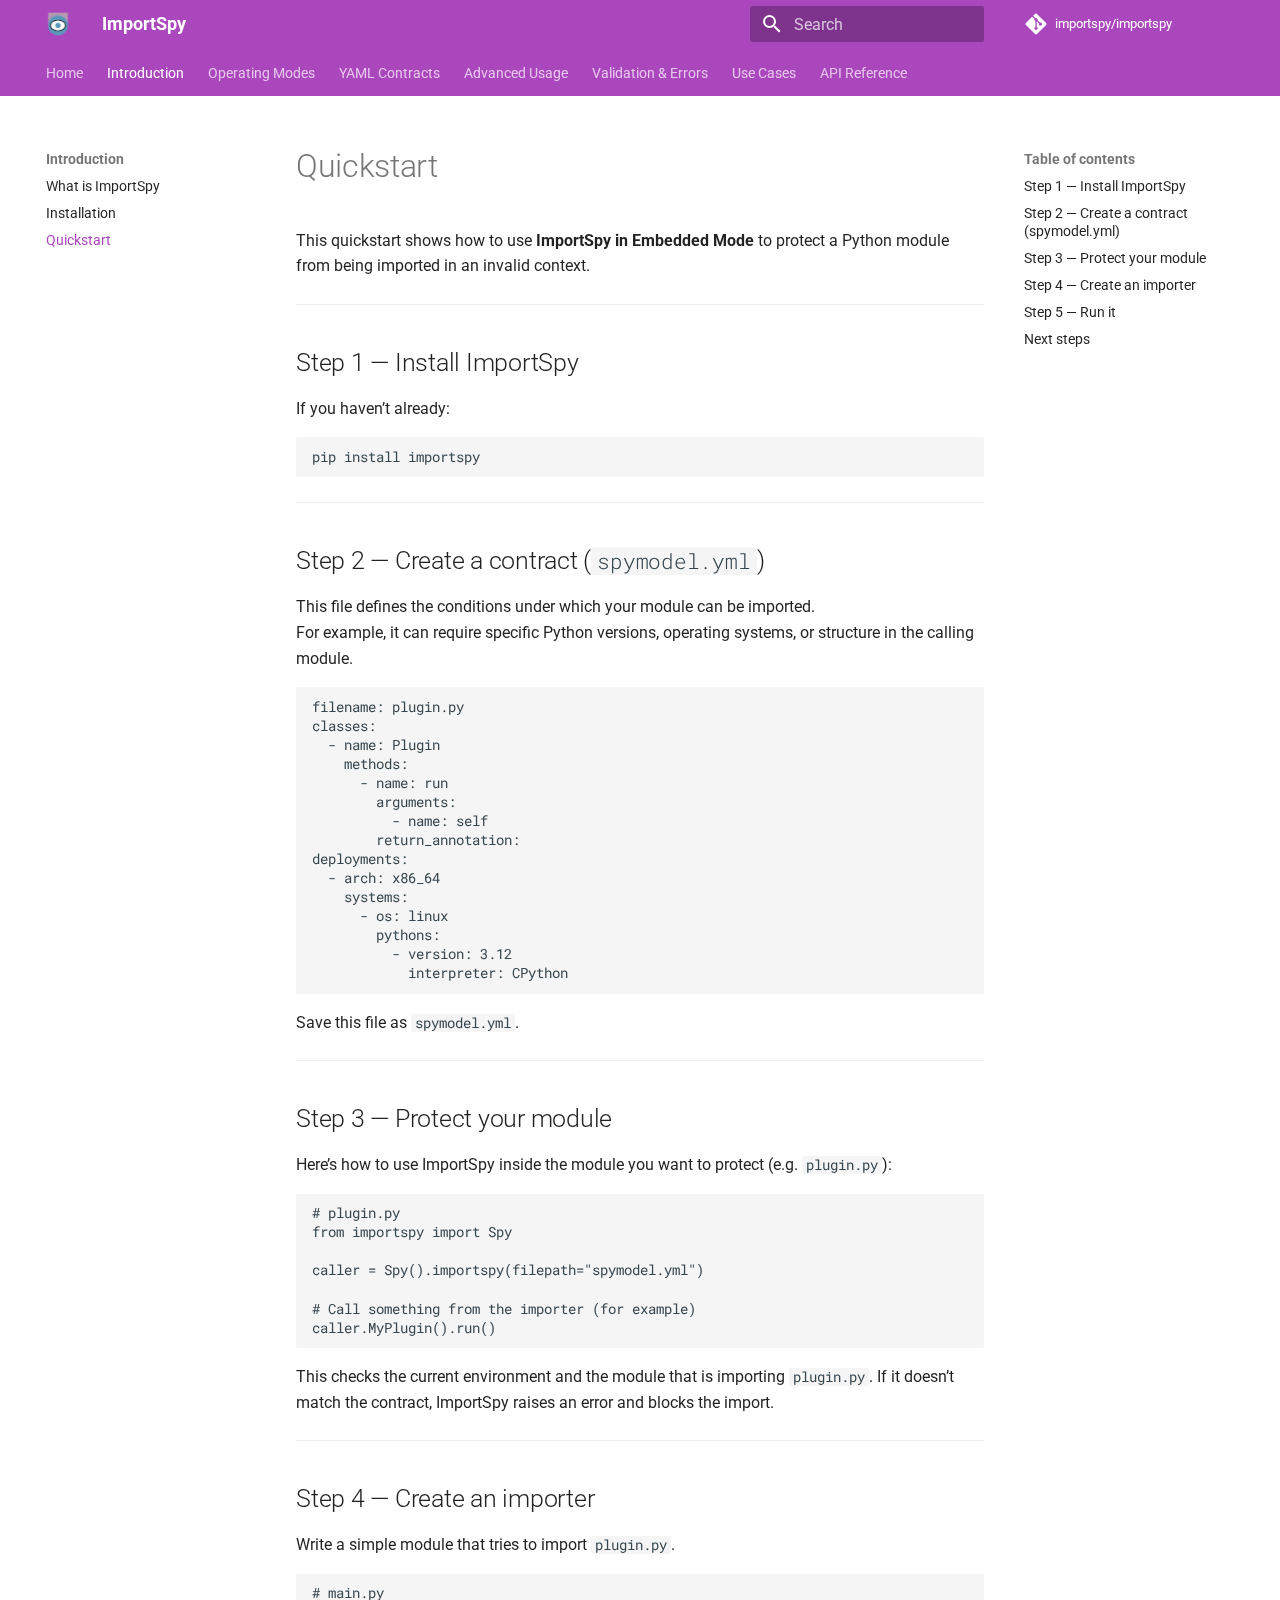
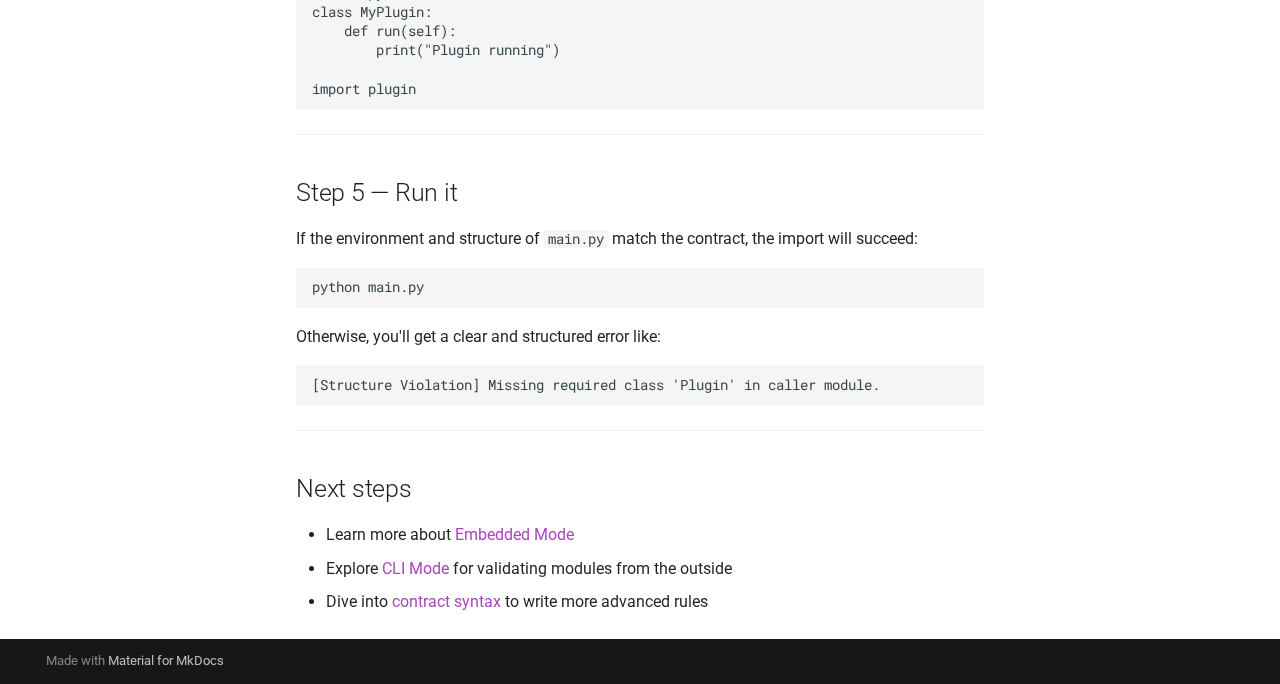
<file: intro/quickstart/index.html>
<!doctype html>
<html lang="en" class="no-js">
  <head>
    
      <meta charset="utf-8">
      <meta name="viewport" content="width=device-width,initial-scale=1">
      
      
      
        <link rel="canonical" href="https://atellaluca.github.io/ImportSpy/intro/quickstart/">
      
      
        <link rel="prev" href="../install/">
      
      
        <link rel="next" href="../../modes/embedded/">
      
      
      <link rel="icon" href="../../assets/favicon.ico">
      <meta name="generator" content="mkdocs-1.6.1, mkdocs-material-9.6.21">
    
    
      
        <title>Quickstart - ImportSpy</title>
      
    
    
      <link rel="stylesheet" href="../../assets/stylesheets/main.2a3383ac.min.css">
      
        
        <link rel="stylesheet" href="../../assets/stylesheets/palette.06af60db.min.css">
      
      


    
    
      
    
    
      
        
        
        <link rel="preconnect" href="https://fonts.gstatic.com" crossorigin>
        <link rel="stylesheet" href="https://fonts.googleapis.com/css?family=Roboto:300,300i,400,400i,700,700i%7CRoboto+Mono:400,400i,700,700i&display=fallback">
        <style>:root{--md-text-font:"Roboto";--md-code-font:"Roboto Mono"}</style>
      
    
    
      <link rel="stylesheet" href="../../assets/_mkdocstrings.css">
    
    <script>__md_scope=new URL("../..",location),__md_hash=e=>[...e].reduce(((e,_)=>(e<<5)-e+_.charCodeAt(0)),0),__md_get=(e,_=localStorage,t=__md_scope)=>JSON.parse(_.getItem(t.pathname+"."+e)),__md_set=(e,_,t=localStorage,a=__md_scope)=>{try{t.setItem(a.pathname+"."+e,JSON.stringify(_))}catch(e){}}</script>
    
      

    
    
    
  </head>
  
  
    
    
      
    
    
    
    
    <body dir="ltr" data-md-color-scheme="default" data-md-color-primary="purple" data-md-color-accent="light-blue">
  
    
    <input class="md-toggle" data-md-toggle="drawer" type="checkbox" id="__drawer" autocomplete="off">
    <input class="md-toggle" data-md-toggle="search" type="checkbox" id="__search" autocomplete="off">
    <label class="md-overlay" for="__drawer"></label>
    <div data-md-component="skip">
      
        
        <a href="#quickstart" class="md-skip">
          Skip to content
        </a>
      
    </div>
    <div data-md-component="announce">
      
    </div>
    
    
      

<header class="md-header" data-md-component="header">
  <nav class="md-header__inner md-grid" aria-label="Header">
    <a href="../.." title="ImportSpy" class="md-header__button md-logo" aria-label="ImportSpy" data-md-component="logo">
      
  <img src="../../assets/importspy-logo.png" alt="logo">

    </a>
    <label class="md-header__button md-icon" for="__drawer">
      
      <svg xmlns="http://www.w3.org/2000/svg" viewBox="0 0 24 24"><path d="M3 6h18v2H3zm0 5h18v2H3zm0 5h18v2H3z"/></svg>
    </label>
    <div class="md-header__title" data-md-component="header-title">
      <div class="md-header__ellipsis">
        <div class="md-header__topic">
          <span class="md-ellipsis">
            ImportSpy
          </span>
        </div>
        <div class="md-header__topic" data-md-component="header-topic">
          <span class="md-ellipsis">
            
              Quickstart
            
          </span>
        </div>
      </div>
    </div>
    
      
        <form class="md-header__option" data-md-component="palette">
  
    
    
    
    <input class="md-option" data-md-color-media="" data-md-color-scheme="default" data-md-color-primary="purple" data-md-color-accent="light-blue"  aria-hidden="true"  type="radio" name="__palette" id="__palette_0">
    
  
</form>
      
    
    
      <script>var palette=__md_get("__palette");if(palette&&palette.color){if("(prefers-color-scheme)"===palette.color.media){var media=matchMedia("(prefers-color-scheme: light)"),input=document.querySelector(media.matches?"[data-md-color-media='(prefers-color-scheme: light)']":"[data-md-color-media='(prefers-color-scheme: dark)']");palette.color.media=input.getAttribute("data-md-color-media"),palette.color.scheme=input.getAttribute("data-md-color-scheme"),palette.color.primary=input.getAttribute("data-md-color-primary"),palette.color.accent=input.getAttribute("data-md-color-accent")}for(var[key,value]of Object.entries(palette.color))document.body.setAttribute("data-md-color-"+key,value)}</script>
    
    
    
      
      
        <label class="md-header__button md-icon" for="__search">
          
          <svg xmlns="http://www.w3.org/2000/svg" viewBox="0 0 24 24"><path d="M9.5 3A6.5 6.5 0 0 1 16 9.5c0 1.61-.59 3.09-1.56 4.23l.27.27h.79l5 5-1.5 1.5-5-5v-.79l-.27-.27A6.52 6.52 0 0 1 9.5 16 6.5 6.5 0 0 1 3 9.5 6.5 6.5 0 0 1 9.5 3m0 2C7 5 5 7 5 9.5S7 14 9.5 14 14 12 14 9.5 12 5 9.5 5"/></svg>
        </label>
        <div class="md-search" data-md-component="search" role="dialog">
  <label class="md-search__overlay" for="__search"></label>
  <div class="md-search__inner" role="search">
    <form class="md-search__form" name="search">
      <input type="text" class="md-search__input" name="query" aria-label="Search" placeholder="Search" autocapitalize="off" autocorrect="off" autocomplete="off" spellcheck="false" data-md-component="search-query" required>
      <label class="md-search__icon md-icon" for="__search">
        
        <svg xmlns="http://www.w3.org/2000/svg" viewBox="0 0 24 24"><path d="M9.5 3A6.5 6.5 0 0 1 16 9.5c0 1.61-.59 3.09-1.56 4.23l.27.27h.79l5 5-1.5 1.5-5-5v-.79l-.27-.27A6.52 6.52 0 0 1 9.5 16 6.5 6.5 0 0 1 3 9.5 6.5 6.5 0 0 1 9.5 3m0 2C7 5 5 7 5 9.5S7 14 9.5 14 14 12 14 9.5 12 5 9.5 5"/></svg>
        
        <svg xmlns="http://www.w3.org/2000/svg" viewBox="0 0 24 24"><path d="M20 11v2H8l5.5 5.5-1.42 1.42L4.16 12l7.92-7.92L13.5 5.5 8 11z"/></svg>
      </label>
      <nav class="md-search__options" aria-label="Search">
        
        <button type="reset" class="md-search__icon md-icon" title="Clear" aria-label="Clear" tabindex="-1">
          
          <svg xmlns="http://www.w3.org/2000/svg" viewBox="0 0 24 24"><path d="M19 6.41 17.59 5 12 10.59 6.41 5 5 6.41 10.59 12 5 17.59 6.41 19 12 13.41 17.59 19 19 17.59 13.41 12z"/></svg>
        </button>
      </nav>
      
    </form>
    <div class="md-search__output">
      <div class="md-search__scrollwrap" tabindex="0" data-md-scrollfix>
        <div class="md-search-result" data-md-component="search-result">
          <div class="md-search-result__meta">
            Initializing search
          </div>
          <ol class="md-search-result__list" role="presentation"></ol>
        </div>
      </div>
    </div>
  </div>
</div>
      
    
    
      <div class="md-header__source">
        <a href="https://github.com/atellaluca/importspy" title="Go to repository" class="md-source" data-md-component="source">
  <div class="md-source__icon md-icon">
    
    <svg xmlns="http://www.w3.org/2000/svg" viewBox="0 0 448 512"><!--! Font Awesome Free 7.0.1 by @fontawesome - https://fontawesome.com License - https://fontawesome.com/license/free (Icons: CC BY 4.0, Fonts: SIL OFL 1.1, Code: MIT License) Copyright 2025 Fonticons, Inc.--><path d="M439.6 236.1 244 40.5c-5.4-5.5-12.8-8.5-20.4-8.5s-15 3-20.4 8.4L162.5 81l51.5 51.5c27.1-9.1 52.7 16.8 43.4 43.7l49.7 49.7c34.2-11.8 61.2 31 35.5 56.7-26.5 26.5-70.2-2.9-56-37.3L240.3 199v121.9c25.3 12.5 22.3 41.8 9.1 55-6.4 6.4-15.2 10.1-24.3 10.1s-17.8-3.6-24.3-10.1c-17.6-17.6-11.1-46.9 11.2-56v-123c-20.8-8.5-24.6-30.7-18.6-45L142.6 101 8.5 235.1C3 240.6 0 247.9 0 255.5s3 15 8.5 20.4l195.6 195.7c5.4 5.4 12.7 8.4 20.4 8.4s15-3 20.4-8.4l194.7-194.7c5.4-5.4 8.4-12.8 8.4-20.4s-3-15-8.4-20.4"/></svg>
  </div>
  <div class="md-source__repository">
    importspy/importspy
  </div>
</a>
      </div>
    
  </nav>
  
</header>
    
    <div class="md-container" data-md-component="container">
      
      
        
          
            
<nav class="md-tabs" aria-label="Tabs" data-md-component="tabs">
  <div class="md-grid">
    <ul class="md-tabs__list">
      
        
  
  
  
  
    <li class="md-tabs__item">
      <a href="../.." class="md-tabs__link">
        
  
  
    
  
  Home

      </a>
    </li>
  

      
        
  
  
  
    
  
  
    
    
      <li class="md-tabs__item md-tabs__item--active">
        <a href="../overview/" class="md-tabs__link">
          
  
  
  Introduction

        </a>
      </li>
    
  

      
        
  
  
  
  
    
    
      <li class="md-tabs__item">
        <a href="../../modes/embedded/" class="md-tabs__link">
          
  
  
  Operating Modes

        </a>
      </li>
    
  

      
        
  
  
  
  
    
    
      <li class="md-tabs__item">
        <a href="../../contracts/syntax/" class="md-tabs__link">
          
  
  
  YAML Contracts

        </a>
      </li>
    
  

      
        
  
  
  
  
    
    
      <li class="md-tabs__item">
        <a href="../../advanced/spymodel/" class="md-tabs__link">
          
  
  
  Advanced Usage

        </a>
      </li>
    
  

      
        
  
  
  
  
    <li class="md-tabs__item">
      <a href="../../errors/contract-violations/" class="md-tabs__link">
        
  
  
    
  
  Validation & Errors

      </a>
    </li>
  

      
        
  
  
  
  
    <li class="md-tabs__item">
      <a href="../../use_cases/" class="md-tabs__link">
        
  
  
    
  
  Use Cases

      </a>
    </li>
  

      
        
  
  
  
  
    <li class="md-tabs__item">
      <a href="../../api-reference/" class="md-tabs__link">
        
  
  
    
  
  API Reference

      </a>
    </li>
  

      
    </ul>
  </div>
</nav>
          
        
      
      <main class="md-main" data-md-component="main">
        <div class="md-main__inner md-grid">
          
            
              
              <div class="md-sidebar md-sidebar--primary" data-md-component="sidebar" data-md-type="navigation" >
                <div class="md-sidebar__scrollwrap">
                  <div class="md-sidebar__inner">
                    


  


<nav class="md-nav md-nav--primary md-nav--lifted" aria-label="Navigation" data-md-level="0">
  <label class="md-nav__title" for="__drawer">
    <a href="../.." title="ImportSpy" class="md-nav__button md-logo" aria-label="ImportSpy" data-md-component="logo">
      
  <img src="../../assets/importspy-logo.png" alt="logo">

    </a>
    ImportSpy
  </label>
  
    <div class="md-nav__source">
      <a href="https://github.com/atellaluca/importspy" title="Go to repository" class="md-source" data-md-component="source">
  <div class="md-source__icon md-icon">
    
    <svg xmlns="http://www.w3.org/2000/svg" viewBox="0 0 448 512"><!--! Font Awesome Free 7.0.1 by @fontawesome - https://fontawesome.com License - https://fontawesome.com/license/free (Icons: CC BY 4.0, Fonts: SIL OFL 1.1, Code: MIT License) Copyright 2025 Fonticons, Inc.--><path d="M439.6 236.1 244 40.5c-5.4-5.5-12.8-8.5-20.4-8.5s-15 3-20.4 8.4L162.5 81l51.5 51.5c27.1-9.1 52.7 16.8 43.4 43.7l49.7 49.7c34.2-11.8 61.2 31 35.5 56.7-26.5 26.5-70.2-2.9-56-37.3L240.3 199v121.9c25.3 12.5 22.3 41.8 9.1 55-6.4 6.4-15.2 10.1-24.3 10.1s-17.8-3.6-24.3-10.1c-17.6-17.6-11.1-46.9 11.2-56v-123c-20.8-8.5-24.6-30.7-18.6-45L142.6 101 8.5 235.1C3 240.6 0 247.9 0 255.5s3 15 8.5 20.4l195.6 195.7c5.4 5.4 12.7 8.4 20.4 8.4s15-3 20.4-8.4l194.7-194.7c5.4-5.4 8.4-12.8 8.4-20.4s-3-15-8.4-20.4"/></svg>
  </div>
  <div class="md-source__repository">
    importspy/importspy
  </div>
</a>
    </div>
  
  <ul class="md-nav__list" data-md-scrollfix>
    
      
      
  
  
  
  
    <li class="md-nav__item">
      <a href="../.." class="md-nav__link">
        
  
  
  <span class="md-ellipsis">
    Home
    
  </span>
  

      </a>
    </li>
  

    
      
      
  
  
    
  
  
  
    
    
    
    
      
        
        
      
      
    
    
    <li class="md-nav__item md-nav__item--active md-nav__item--section md-nav__item--nested">
      
        
        
        <input class="md-nav__toggle md-toggle " type="checkbox" id="__nav_2" checked>
        
          
          <label class="md-nav__link" for="__nav_2" id="__nav_2_label" tabindex="">
            
  
  
  <span class="md-ellipsis">
    Introduction
    
  </span>
  

            <span class="md-nav__icon md-icon"></span>
          </label>
        
        <nav class="md-nav" data-md-level="1" aria-labelledby="__nav_2_label" aria-expanded="true">
          <label class="md-nav__title" for="__nav_2">
            <span class="md-nav__icon md-icon"></span>
            Introduction
          </label>
          <ul class="md-nav__list" data-md-scrollfix>
            
              
                
  
  
  
  
    <li class="md-nav__item">
      <a href="../overview/" class="md-nav__link">
        
  
  
  <span class="md-ellipsis">
    What is ImportSpy
    
  </span>
  

      </a>
    </li>
  

              
            
              
                
  
  
  
  
    <li class="md-nav__item">
      <a href="../install/" class="md-nav__link">
        
  
  
  <span class="md-ellipsis">
    Installation
    
  </span>
  

      </a>
    </li>
  

              
            
              
                
  
  
    
  
  
  
    <li class="md-nav__item md-nav__item--active">
      
      <input class="md-nav__toggle md-toggle" type="checkbox" id="__toc">
      
      
        
      
      
        <label class="md-nav__link md-nav__link--active" for="__toc">
          
  
  
  <span class="md-ellipsis">
    Quickstart
    
  </span>
  

          <span class="md-nav__icon md-icon"></span>
        </label>
      
      <a href="./" class="md-nav__link md-nav__link--active">
        
  
  
  <span class="md-ellipsis">
    Quickstart
    
  </span>
  

      </a>
      
        

<nav class="md-nav md-nav--secondary" aria-label="Table of contents">
  
  
  
    
  
  
    <label class="md-nav__title" for="__toc">
      <span class="md-nav__icon md-icon"></span>
      Table of contents
    </label>
    <ul class="md-nav__list" data-md-component="toc" data-md-scrollfix>
      
        <li class="md-nav__item">
  <a href="#step-1-install-importspy" class="md-nav__link">
    <span class="md-ellipsis">
      Step 1 — Install ImportSpy
    </span>
  </a>
  
</li>
      
        <li class="md-nav__item">
  <a href="#step-2-create-a-contract-spymodelyml" class="md-nav__link">
    <span class="md-ellipsis">
      Step 2 — Create a contract (spymodel.yml)
    </span>
  </a>
  
</li>
      
        <li class="md-nav__item">
  <a href="#step-3-protect-your-module" class="md-nav__link">
    <span class="md-ellipsis">
      Step 3 — Protect your module
    </span>
  </a>
  
</li>
      
        <li class="md-nav__item">
  <a href="#step-4-create-an-importer" class="md-nav__link">
    <span class="md-ellipsis">
      Step 4 — Create an importer
    </span>
  </a>
  
</li>
      
        <li class="md-nav__item">
  <a href="#step-5-run-it" class="md-nav__link">
    <span class="md-ellipsis">
      Step 5 — Run it
    </span>
  </a>
  
</li>
      
        <li class="md-nav__item">
  <a href="#next-steps" class="md-nav__link">
    <span class="md-ellipsis">
      Next steps
    </span>
  </a>
  
</li>
      
    </ul>
  
</nav>
      
    </li>
  

              
            
          </ul>
        </nav>
      
    </li>
  

    
      
      
  
  
  
  
    
    
    
    
      
      
    
    
    <li class="md-nav__item md-nav__item--nested">
      
        
        
        <input class="md-nav__toggle md-toggle " type="checkbox" id="__nav_3" >
        
          
          <label class="md-nav__link" for="__nav_3" id="__nav_3_label" tabindex="0">
            
  
  
  <span class="md-ellipsis">
    Operating Modes
    
  </span>
  

            <span class="md-nav__icon md-icon"></span>
          </label>
        
        <nav class="md-nav" data-md-level="1" aria-labelledby="__nav_3_label" aria-expanded="false">
          <label class="md-nav__title" for="__nav_3">
            <span class="md-nav__icon md-icon"></span>
            Operating Modes
          </label>
          <ul class="md-nav__list" data-md-scrollfix>
            
              
                
  
  
  
  
    <li class="md-nav__item">
      <a href="../../modes/embedded/" class="md-nav__link">
        
  
  
  <span class="md-ellipsis">
    Embedded Mode
    
  </span>
  

      </a>
    </li>
  

              
            
              
                
  
  
  
  
    <li class="md-nav__item">
      <a href="../../modes/cli/" class="md-nav__link">
        
  
  
  <span class="md-ellipsis">
    CLI Mode
    
  </span>
  

      </a>
    </li>
  

              
            
          </ul>
        </nav>
      
    </li>
  

    
      
      
  
  
  
  
    
    
    
    
      
      
    
    
    <li class="md-nav__item md-nav__item--nested">
      
        
        
        <input class="md-nav__toggle md-toggle " type="checkbox" id="__nav_4" >
        
          
          <label class="md-nav__link" for="__nav_4" id="__nav_4_label" tabindex="0">
            
  
  
  <span class="md-ellipsis">
    YAML Contracts
    
  </span>
  

            <span class="md-nav__icon md-icon"></span>
          </label>
        
        <nav class="md-nav" data-md-level="1" aria-labelledby="__nav_4_label" aria-expanded="false">
          <label class="md-nav__title" for="__nav_4">
            <span class="md-nav__icon md-icon"></span>
            YAML Contracts
          </label>
          <ul class="md-nav__list" data-md-scrollfix>
            
              
                
  
  
  
  
    <li class="md-nav__item">
      <a href="../../contracts/syntax/" class="md-nav__link">
        
  
  
  <span class="md-ellipsis">
    Syntax
    
  </span>
  

      </a>
    </li>
  

              
            
              
                
  
  
  
  
    <li class="md-nav__item">
      <a href="../../contracts/examples/" class="md-nav__link">
        
  
  
  <span class="md-ellipsis">
    Examples
    
  </span>
  

      </a>
    </li>
  

              
            
          </ul>
        </nav>
      
    </li>
  

    
      
      
  
  
  
  
    
    
    
    
      
      
    
    
    <li class="md-nav__item md-nav__item--nested">
      
        
        
        <input class="md-nav__toggle md-toggle " type="checkbox" id="__nav_5" >
        
          
          <label class="md-nav__link" for="__nav_5" id="__nav_5_label" tabindex="0">
            
  
  
  <span class="md-ellipsis">
    Advanced Usage
    
  </span>
  

            <span class="md-nav__icon md-icon"></span>
          </label>
        
        <nav class="md-nav" data-md-level="1" aria-labelledby="__nav_5_label" aria-expanded="false">
          <label class="md-nav__title" for="__nav_5">
            <span class="md-nav__icon md-icon"></span>
            Advanced Usage
          </label>
          <ul class="md-nav__list" data-md-scrollfix>
            
              
                
  
  
  
  
    <li class="md-nav__item">
      <a href="../../advanced/spymodel/" class="md-nav__link">
        
  
  
  <span class="md-ellipsis">
    SpyModel Architecture
    
  </span>
  

      </a>
    </li>
  

              
            
              
                
  
  
  
  
    <li class="md-nav__item">
      <a href="../../advanced/violations/" class="md-nav__link">
        
  
  
  <span class="md-ellipsis">
    Violation System
    
  </span>
  

      </a>
    </li>
  

              
            
          </ul>
        </nav>
      
    </li>
  

    
      
      
  
  
  
  
    <li class="md-nav__item">
      <a href="../../errors/contract-violations/" class="md-nav__link">
        
  
  
  <span class="md-ellipsis">
    Validation & Errors
    
  </span>
  

      </a>
    </li>
  

    
      
      
  
  
  
  
    <li class="md-nav__item">
      <a href="../../use_cases/" class="md-nav__link">
        
  
  
  <span class="md-ellipsis">
    Use Cases
    
  </span>
  

      </a>
    </li>
  

    
      
      
  
  
  
  
    <li class="md-nav__item">
      <a href="../../api-reference/" class="md-nav__link">
        
  
  
  <span class="md-ellipsis">
    API Reference
    
  </span>
  

      </a>
    </li>
  

    
  </ul>
</nav>
                  </div>
                </div>
              </div>
            
            
              
              <div class="md-sidebar md-sidebar--secondary" data-md-component="sidebar" data-md-type="toc" >
                <div class="md-sidebar__scrollwrap">
                  <div class="md-sidebar__inner">
                    

<nav class="md-nav md-nav--secondary" aria-label="Table of contents">
  
  
  
    
  
  
    <label class="md-nav__title" for="__toc">
      <span class="md-nav__icon md-icon"></span>
      Table of contents
    </label>
    <ul class="md-nav__list" data-md-component="toc" data-md-scrollfix>
      
        <li class="md-nav__item">
  <a href="#step-1-install-importspy" class="md-nav__link">
    <span class="md-ellipsis">
      Step 1 — Install ImportSpy
    </span>
  </a>
  
</li>
      
        <li class="md-nav__item">
  <a href="#step-2-create-a-contract-spymodelyml" class="md-nav__link">
    <span class="md-ellipsis">
      Step 2 — Create a contract (spymodel.yml)
    </span>
  </a>
  
</li>
      
        <li class="md-nav__item">
  <a href="#step-3-protect-your-module" class="md-nav__link">
    <span class="md-ellipsis">
      Step 3 — Protect your module
    </span>
  </a>
  
</li>
      
        <li class="md-nav__item">
  <a href="#step-4-create-an-importer" class="md-nav__link">
    <span class="md-ellipsis">
      Step 4 — Create an importer
    </span>
  </a>
  
</li>
      
        <li class="md-nav__item">
  <a href="#step-5-run-it" class="md-nav__link">
    <span class="md-ellipsis">
      Step 5 — Run it
    </span>
  </a>
  
</li>
      
        <li class="md-nav__item">
  <a href="#next-steps" class="md-nav__link">
    <span class="md-ellipsis">
      Next steps
    </span>
  </a>
  
</li>
      
    </ul>
  
</nav>
                  </div>
                </div>
              </div>
            
          
          
            <div class="md-content" data-md-component="content">
              <article class="md-content__inner md-typeset">
                
                  


  
  


<h1 id="quickstart">Quickstart</h1>
<p>This quickstart shows how to use <strong>ImportSpy in Embedded Mode</strong> to protect a Python module from being imported in an invalid context.</p>
<hr />
<h2 id="step-1-install-importspy">Step 1 — Install ImportSpy</h2>
<p>If you haven’t already:</p>
<pre><code class="language-bash">pip install importspy
</code></pre>
<hr />
<h2 id="step-2-create-a-contract-spymodelyml">Step 2 — Create a contract (<code>spymodel.yml</code>)</h2>
<p>This file defines the conditions under which your module can be imported.<br />
For example, it can require specific Python versions, operating systems, or structure in the calling module.</p>
<pre><code class="language-yaml">filename: plugin.py
classes:
  - name: Plugin
    methods:
      - name: run
        arguments:
          - name: self
        return_annotation:
deployments:
  - arch: x86_64
    systems:
      - os: linux
        pythons:
          - version: 3.12
            interpreter: CPython
</code></pre>
<p>Save this file as <code>spymodel.yml</code>.</p>
<hr />
<h2 id="step-3-protect-your-module">Step 3 — Protect your module</h2>
<p>Here’s how to use ImportSpy inside the module you want to protect (e.g. <code>plugin.py</code>):</p>
<pre><code class="language-python"># plugin.py
from importspy import Spy

caller = Spy().importspy(filepath=&quot;spymodel.yml&quot;)

# Call something from the importer (for example)
caller.MyPlugin().run()
</code></pre>
<p>This checks the current environment and the module that is importing <code>plugin.py</code>.
If it doesn’t match the contract, ImportSpy raises an error and blocks the import.</p>
<hr />
<h2 id="step-4-create-an-importer">Step 4 — Create an importer</h2>
<p>Write a simple module that tries to import <code>plugin.py</code>.</p>
<pre><code class="language-python"># main.py
class MyPlugin:
    def run(self):
        print(&quot;Plugin running&quot;)

import plugin
</code></pre>
<hr />
<h2 id="step-5-run-it">Step 5 — Run it</h2>
<p>If the environment and structure of <code>main.py</code> match the contract, the import will succeed:</p>
<pre><code class="language-bash">python main.py
</code></pre>
<p>Otherwise, you'll get a clear and structured error like:</p>
<pre><code>[Structure Violation] Missing required class 'Plugin' in caller module.
</code></pre>
<hr />
<h2 id="next-steps">Next steps</h2>
<ul>
<li>Learn more about <a href="../../modes/embedded/">Embedded Mode</a></li>
<li>Explore <a href="../../modes/cli/">CLI Mode</a> for validating modules from the outside</li>
<li>Dive into <a href="../../contracts/syntax/">contract syntax</a> to write more advanced rules</li>
</ul>












                
              </article>
            </div>
          
          
<script>var target=document.getElementById(location.hash.slice(1));target&&target.name&&(target.checked=target.name.startsWith("__tabbed_"))</script>
        </div>
        
      </main>
      
        <footer class="md-footer">
  
  <div class="md-footer-meta md-typeset">
    <div class="md-footer-meta__inner md-grid">
      <div class="md-copyright">
  
  
    Made with
    <a href="https://squidfunk.github.io/mkdocs-material/" target="_blank" rel="noopener">
      Material for MkDocs
    </a>
  
</div>
      
    </div>
  </div>
</footer>
      
    </div>
    <div class="md-dialog" data-md-component="dialog">
      <div class="md-dialog__inner md-typeset"></div>
    </div>
    
    
    
      
      <script id="__config" type="application/json">{"base": "../..", "features": ["navigation.tabs", "navigation.instant"], "search": "../../assets/javascripts/workers/search.973d3a69.min.js", "tags": null, "translations": {"clipboard.copied": "Copied to clipboard", "clipboard.copy": "Copy to clipboard", "search.result.more.one": "1 more on this page", "search.result.more.other": "# more on this page", "search.result.none": "No matching documents", "search.result.one": "1 matching document", "search.result.other": "# matching documents", "search.result.placeholder": "Type to start searching", "search.result.term.missing": "Missing", "select.version": "Select version"}, "version": null}</script>
    
    
      <script src="../../assets/javascripts/bundle.f55a23d4.min.js"></script>
      
    
  </body>
</html>
</file>
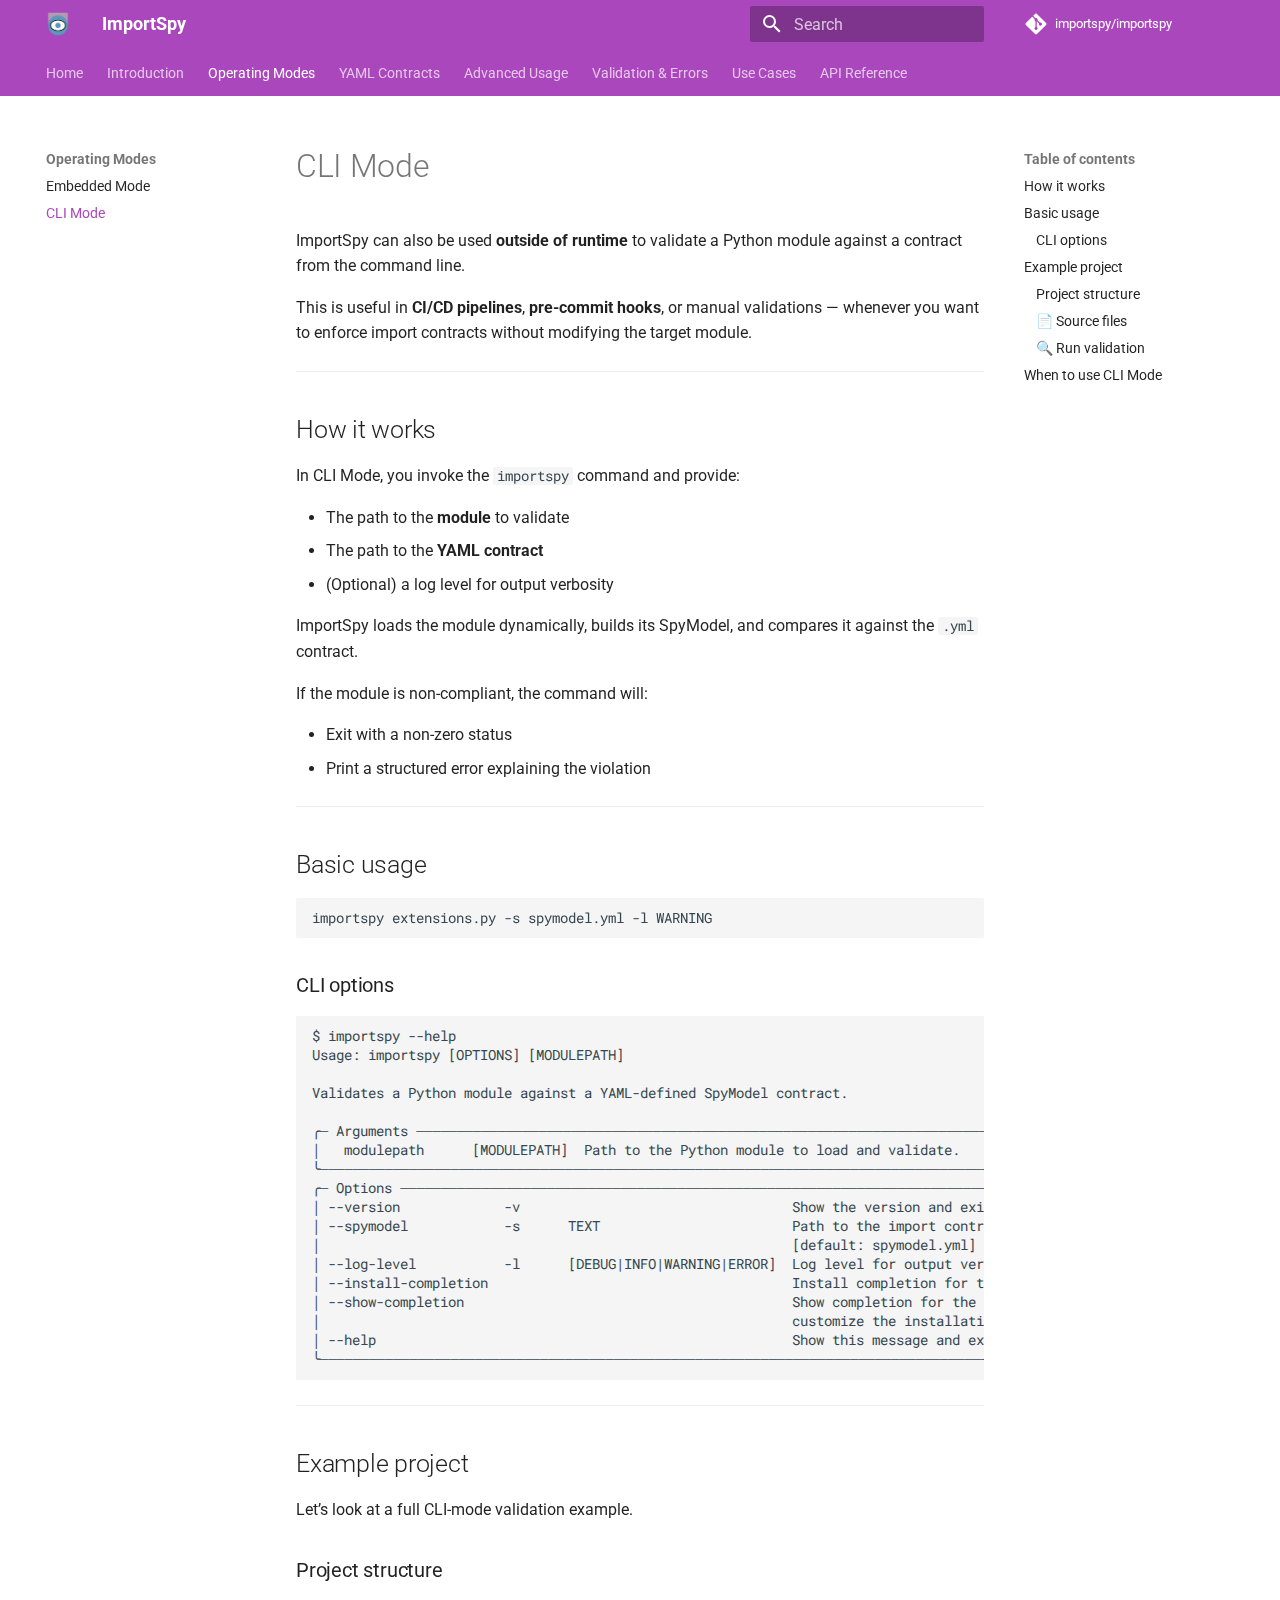
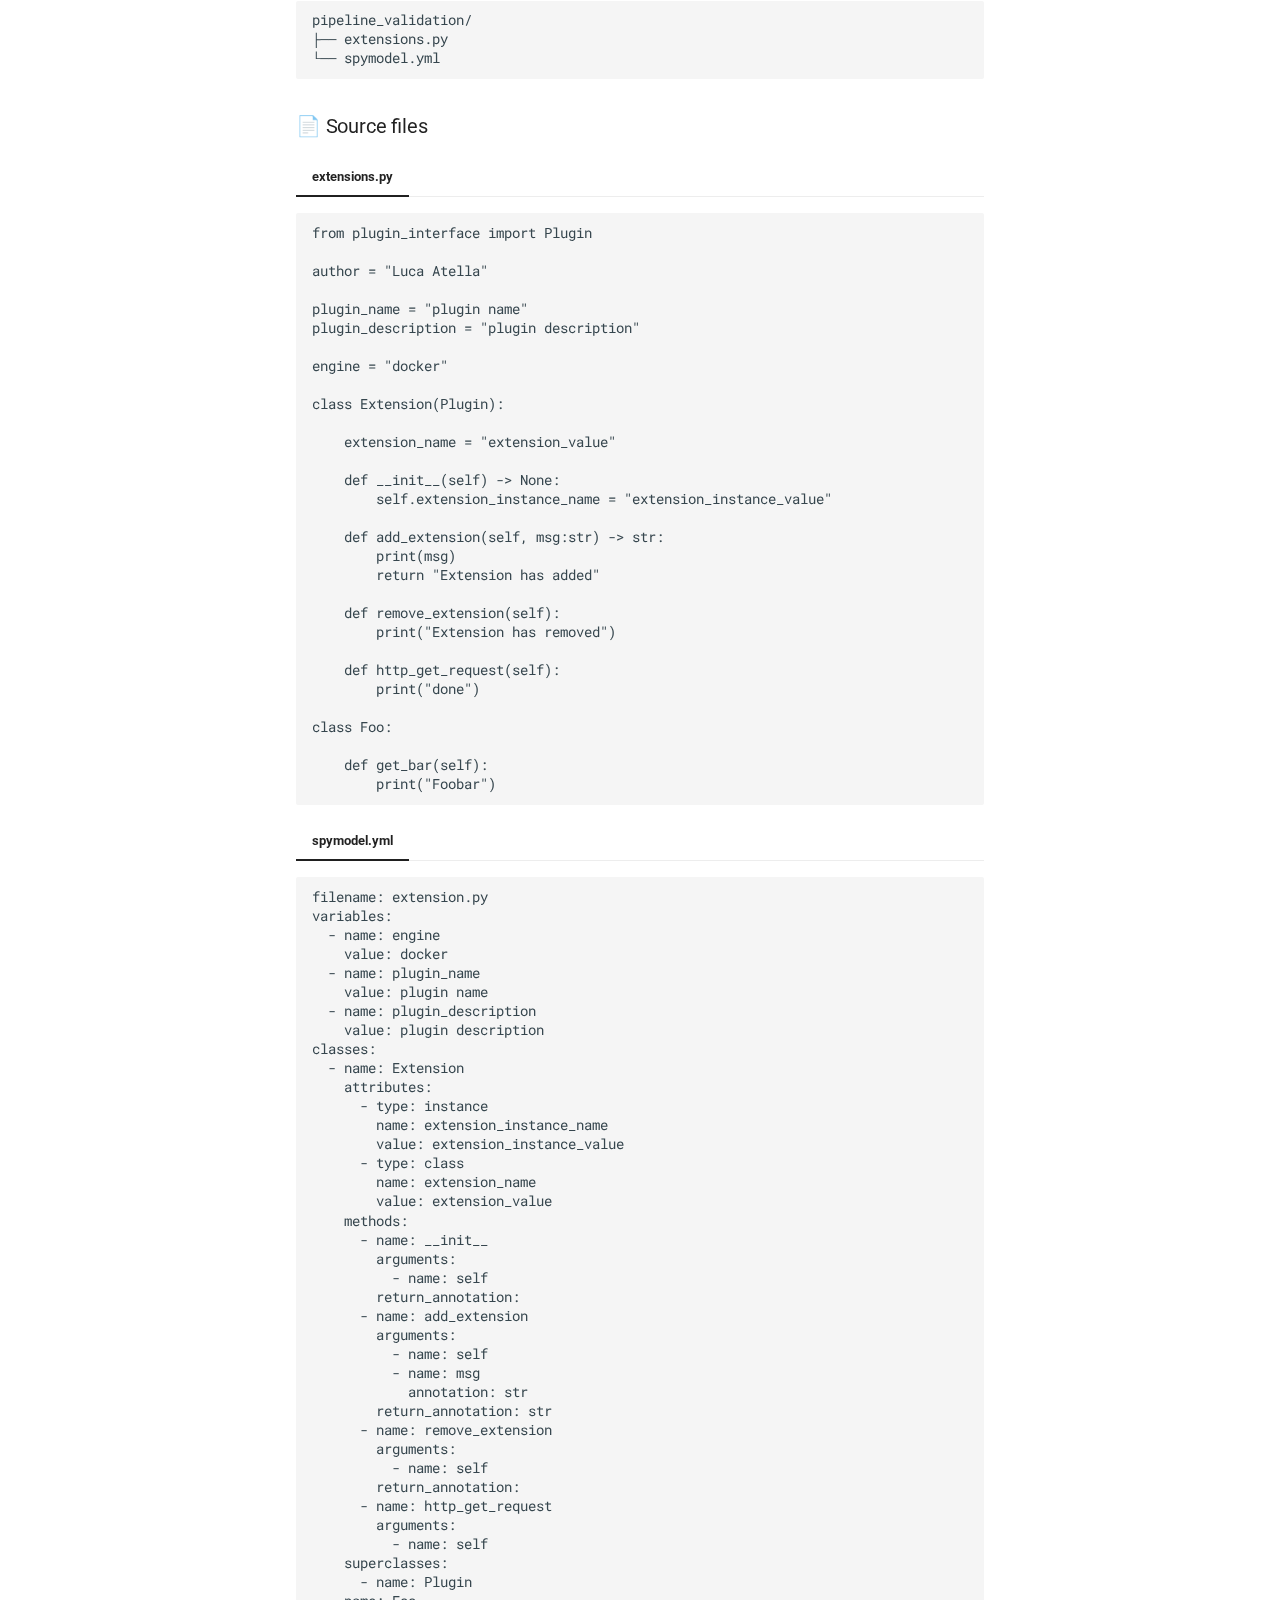
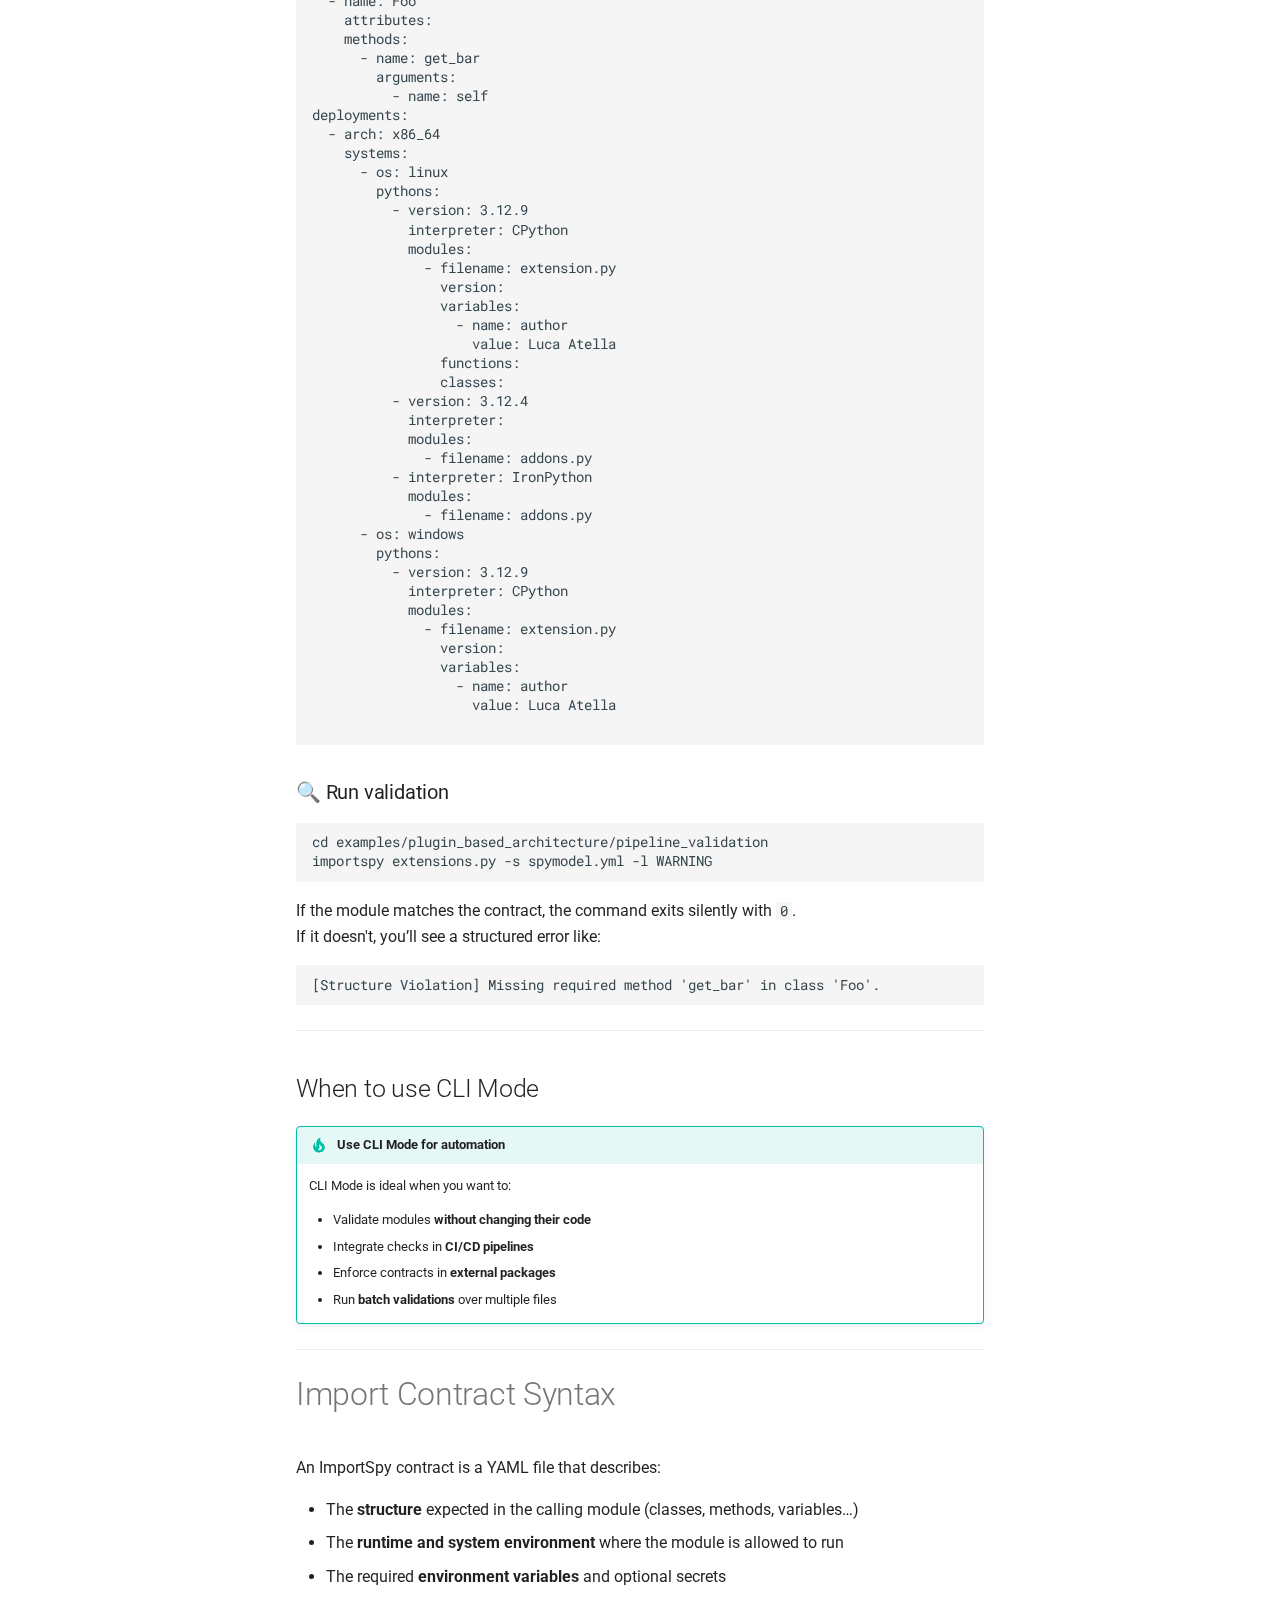
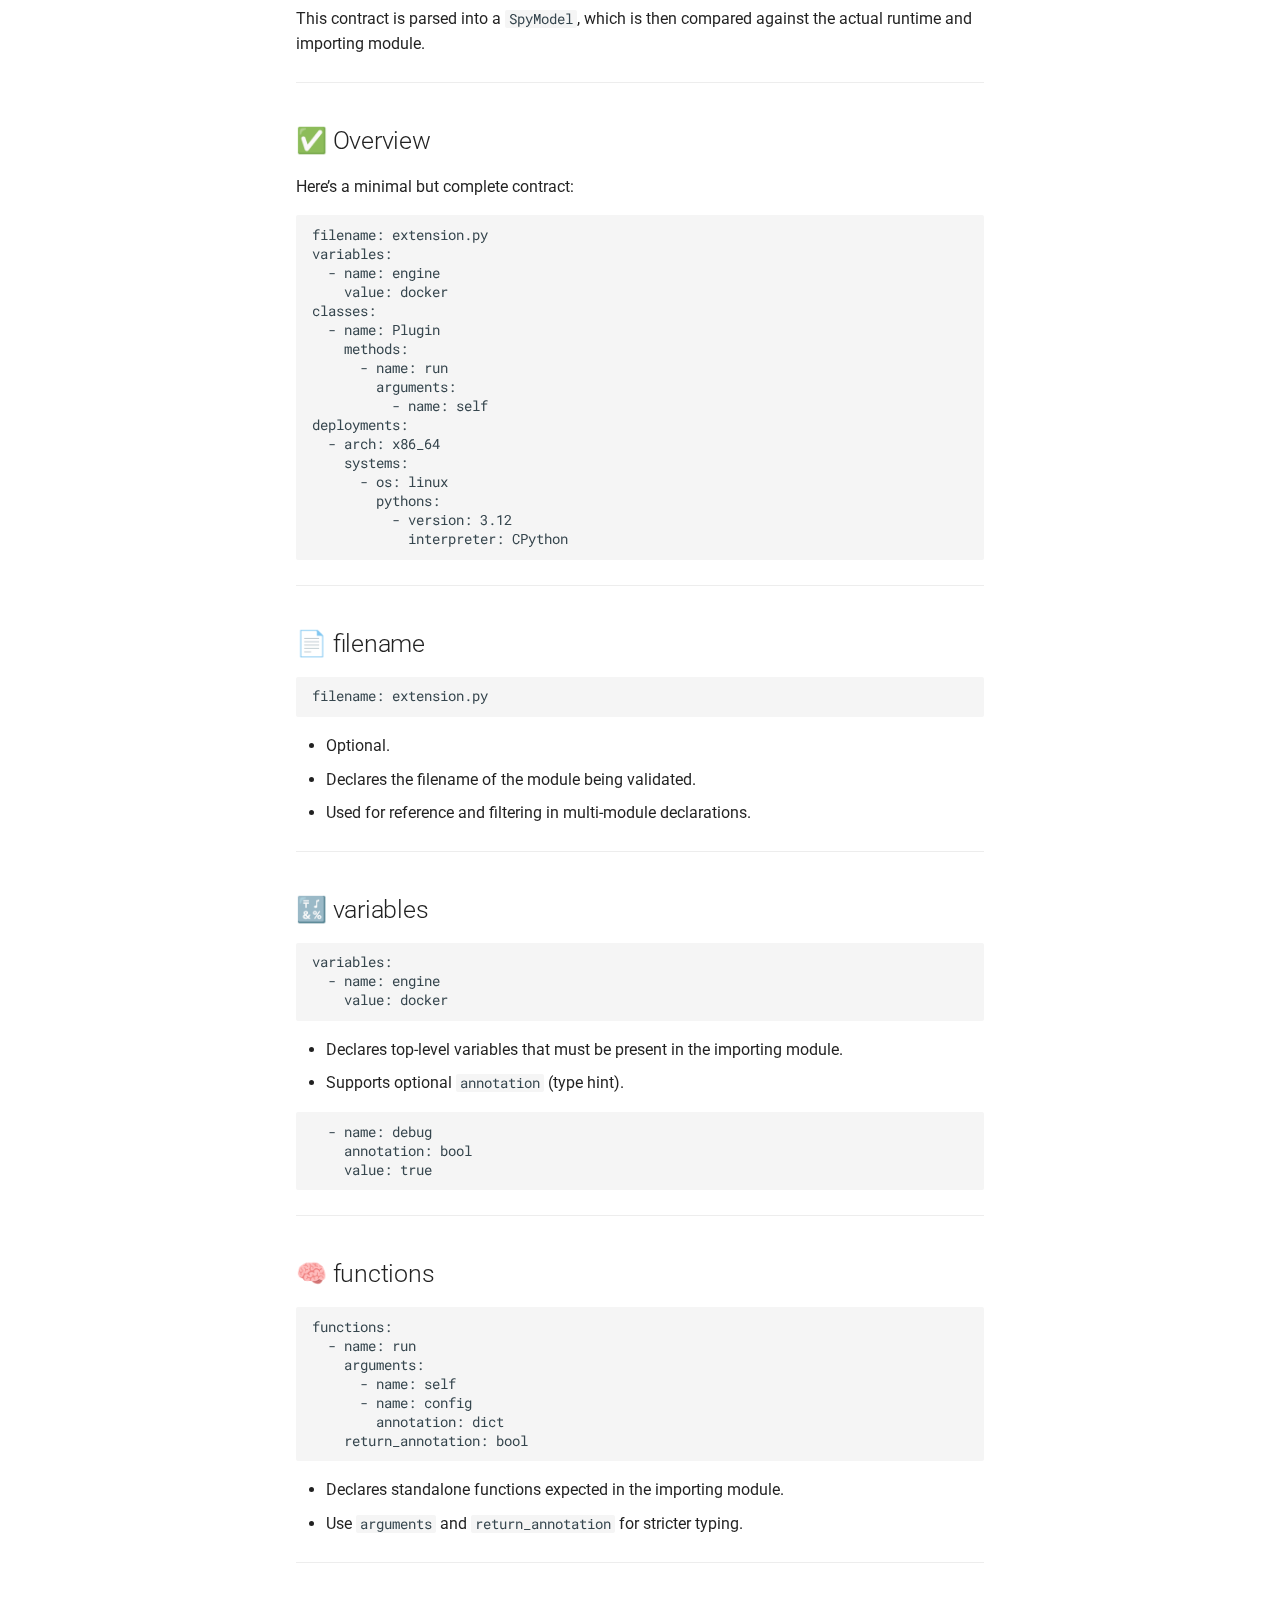
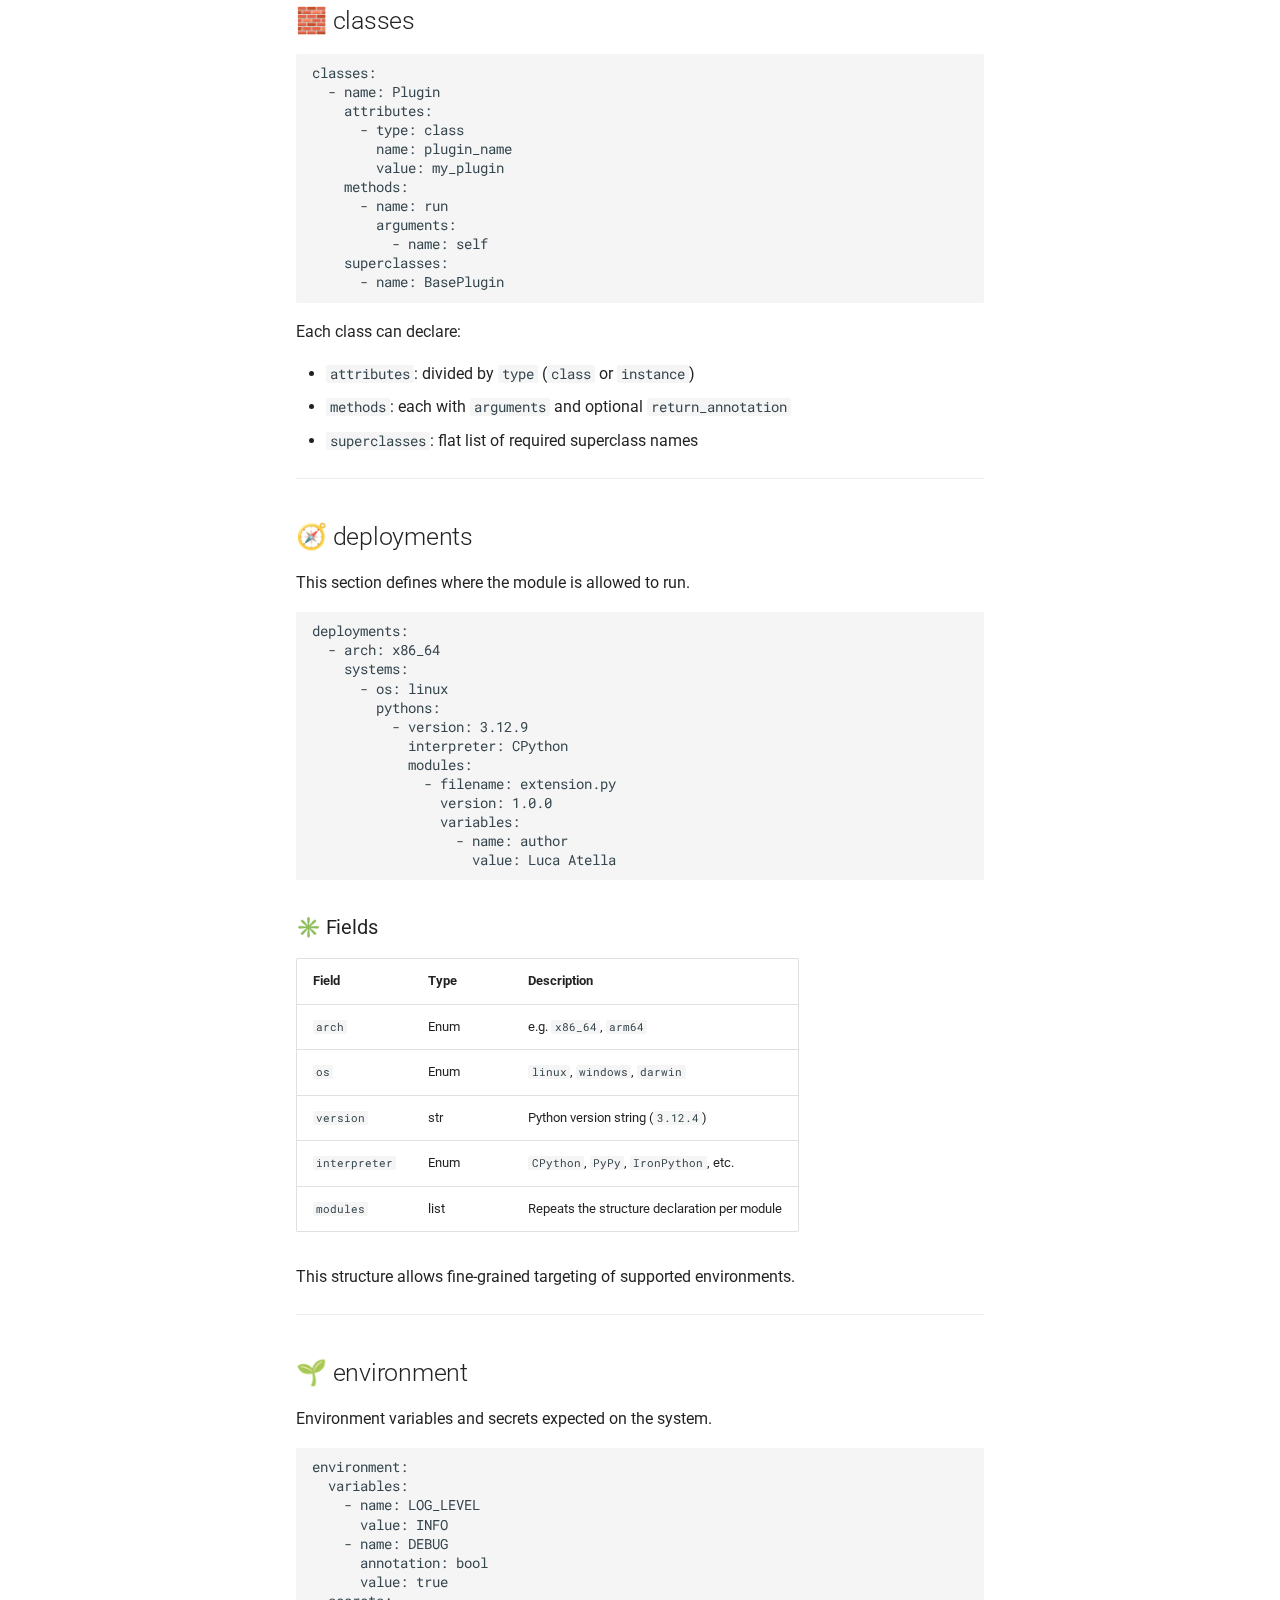
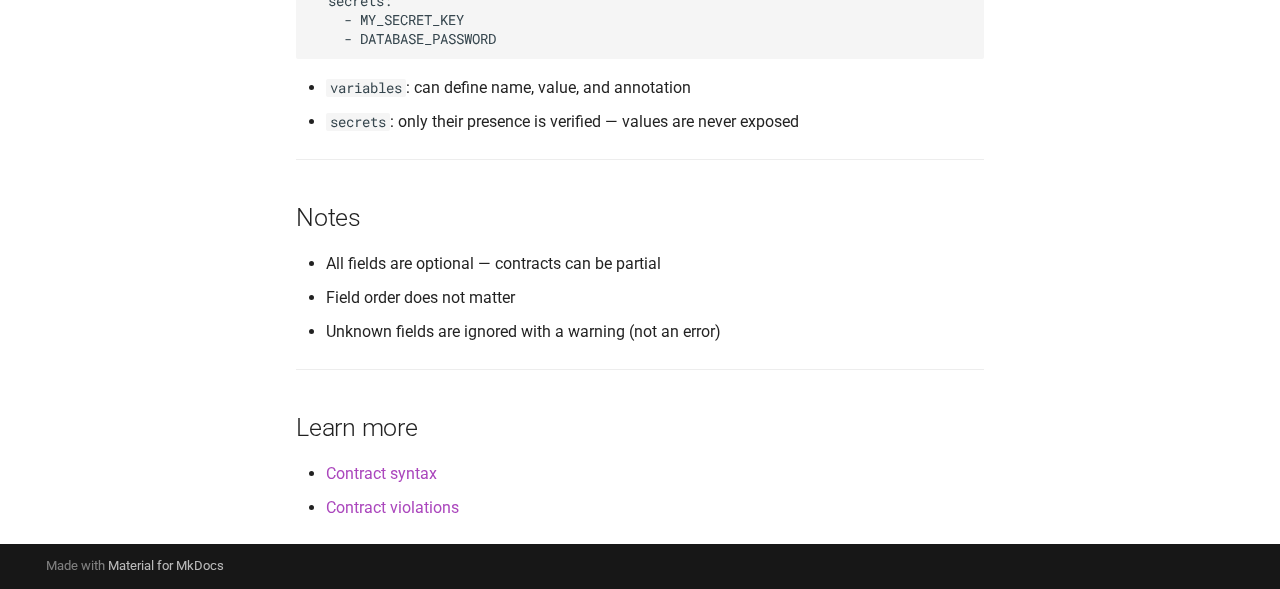
<file: modes/cli/index.html>
<!doctype html>
<html lang="en" class="no-js">
  <head>
    
      <meta charset="utf-8">
      <meta name="viewport" content="width=device-width,initial-scale=1">
      
      
      
        <link rel="canonical" href="https://atellaluca.github.io/ImportSpy/modes/cli/">
      
      
        <link rel="prev" href="../embedded/">
      
      
        <link rel="next" href="../../contracts/syntax/">
      
      
      <link rel="icon" href="../../assets/favicon.ico">
      <meta name="generator" content="mkdocs-1.6.1, mkdocs-material-9.6.21">
    
    
      
        <title>CLI Mode - ImportSpy</title>
      
    
    
      <link rel="stylesheet" href="../../assets/stylesheets/main.2a3383ac.min.css">
      
        
        <link rel="stylesheet" href="../../assets/stylesheets/palette.06af60db.min.css">
      
      


    
    
      
    
    
      
        
        
        <link rel="preconnect" href="https://fonts.gstatic.com" crossorigin>
        <link rel="stylesheet" href="https://fonts.googleapis.com/css?family=Roboto:300,300i,400,400i,700,700i%7CRoboto+Mono:400,400i,700,700i&display=fallback">
        <style>:root{--md-text-font:"Roboto";--md-code-font:"Roboto Mono"}</style>
      
    
    
      <link rel="stylesheet" href="../../assets/_mkdocstrings.css">
    
    <script>__md_scope=new URL("../..",location),__md_hash=e=>[...e].reduce(((e,_)=>(e<<5)-e+_.charCodeAt(0)),0),__md_get=(e,_=localStorage,t=__md_scope)=>JSON.parse(_.getItem(t.pathname+"."+e)),__md_set=(e,_,t=localStorage,a=__md_scope)=>{try{t.setItem(a.pathname+"."+e,JSON.stringify(_))}catch(e){}}</script>
    
      

    
    
    
  </head>
  
  
    
    
      
    
    
    
    
    <body dir="ltr" data-md-color-scheme="default" data-md-color-primary="purple" data-md-color-accent="light-blue">
  
    
    <input class="md-toggle" data-md-toggle="drawer" type="checkbox" id="__drawer" autocomplete="off">
    <input class="md-toggle" data-md-toggle="search" type="checkbox" id="__search" autocomplete="off">
    <label class="md-overlay" for="__drawer"></label>
    <div data-md-component="skip">
      
        
        <a href="#cli-mode" class="md-skip">
          Skip to content
        </a>
      
    </div>
    <div data-md-component="announce">
      
    </div>
    
    
      

<header class="md-header" data-md-component="header">
  <nav class="md-header__inner md-grid" aria-label="Header">
    <a href="../.." title="ImportSpy" class="md-header__button md-logo" aria-label="ImportSpy" data-md-component="logo">
      
  <img src="../../assets/importspy-logo.png" alt="logo">

    </a>
    <label class="md-header__button md-icon" for="__drawer">
      
      <svg xmlns="http://www.w3.org/2000/svg" viewBox="0 0 24 24"><path d="M3 6h18v2H3zm0 5h18v2H3zm0 5h18v2H3z"/></svg>
    </label>
    <div class="md-header__title" data-md-component="header-title">
      <div class="md-header__ellipsis">
        <div class="md-header__topic">
          <span class="md-ellipsis">
            ImportSpy
          </span>
        </div>
        <div class="md-header__topic" data-md-component="header-topic">
          <span class="md-ellipsis">
            
              CLI Mode
            
          </span>
        </div>
      </div>
    </div>
    
      
        <form class="md-header__option" data-md-component="palette">
  
    
    
    
    <input class="md-option" data-md-color-media="" data-md-color-scheme="default" data-md-color-primary="purple" data-md-color-accent="light-blue"  aria-hidden="true"  type="radio" name="__palette" id="__palette_0">
    
  
</form>
      
    
    
      <script>var palette=__md_get("__palette");if(palette&&palette.color){if("(prefers-color-scheme)"===palette.color.media){var media=matchMedia("(prefers-color-scheme: light)"),input=document.querySelector(media.matches?"[data-md-color-media='(prefers-color-scheme: light)']":"[data-md-color-media='(prefers-color-scheme: dark)']");palette.color.media=input.getAttribute("data-md-color-media"),palette.color.scheme=input.getAttribute("data-md-color-scheme"),palette.color.primary=input.getAttribute("data-md-color-primary"),palette.color.accent=input.getAttribute("data-md-color-accent")}for(var[key,value]of Object.entries(palette.color))document.body.setAttribute("data-md-color-"+key,value)}</script>
    
    
    
      
      
        <label class="md-header__button md-icon" for="__search">
          
          <svg xmlns="http://www.w3.org/2000/svg" viewBox="0 0 24 24"><path d="M9.5 3A6.5 6.5 0 0 1 16 9.5c0 1.61-.59 3.09-1.56 4.23l.27.27h.79l5 5-1.5 1.5-5-5v-.79l-.27-.27A6.52 6.52 0 0 1 9.5 16 6.5 6.5 0 0 1 3 9.5 6.5 6.5 0 0 1 9.5 3m0 2C7 5 5 7 5 9.5S7 14 9.5 14 14 12 14 9.5 12 5 9.5 5"/></svg>
        </label>
        <div class="md-search" data-md-component="search" role="dialog">
  <label class="md-search__overlay" for="__search"></label>
  <div class="md-search__inner" role="search">
    <form class="md-search__form" name="search">
      <input type="text" class="md-search__input" name="query" aria-label="Search" placeholder="Search" autocapitalize="off" autocorrect="off" autocomplete="off" spellcheck="false" data-md-component="search-query" required>
      <label class="md-search__icon md-icon" for="__search">
        
        <svg xmlns="http://www.w3.org/2000/svg" viewBox="0 0 24 24"><path d="M9.5 3A6.5 6.5 0 0 1 16 9.5c0 1.61-.59 3.09-1.56 4.23l.27.27h.79l5 5-1.5 1.5-5-5v-.79l-.27-.27A6.52 6.52 0 0 1 9.5 16 6.5 6.5 0 0 1 3 9.5 6.5 6.5 0 0 1 9.5 3m0 2C7 5 5 7 5 9.5S7 14 9.5 14 14 12 14 9.5 12 5 9.5 5"/></svg>
        
        <svg xmlns="http://www.w3.org/2000/svg" viewBox="0 0 24 24"><path d="M20 11v2H8l5.5 5.5-1.42 1.42L4.16 12l7.92-7.92L13.5 5.5 8 11z"/></svg>
      </label>
      <nav class="md-search__options" aria-label="Search">
        
        <button type="reset" class="md-search__icon md-icon" title="Clear" aria-label="Clear" tabindex="-1">
          
          <svg xmlns="http://www.w3.org/2000/svg" viewBox="0 0 24 24"><path d="M19 6.41 17.59 5 12 10.59 6.41 5 5 6.41 10.59 12 5 17.59 6.41 19 12 13.41 17.59 19 19 17.59 13.41 12z"/></svg>
        </button>
      </nav>
      
    </form>
    <div class="md-search__output">
      <div class="md-search__scrollwrap" tabindex="0" data-md-scrollfix>
        <div class="md-search-result" data-md-component="search-result">
          <div class="md-search-result__meta">
            Initializing search
          </div>
          <ol class="md-search-result__list" role="presentation"></ol>
        </div>
      </div>
    </div>
  </div>
</div>
      
    
    
      <div class="md-header__source">
        <a href="https://github.com/atellaluca/importspy" title="Go to repository" class="md-source" data-md-component="source">
  <div class="md-source__icon md-icon">
    
    <svg xmlns="http://www.w3.org/2000/svg" viewBox="0 0 448 512"><!--! Font Awesome Free 7.0.1 by @fontawesome - https://fontawesome.com License - https://fontawesome.com/license/free (Icons: CC BY 4.0, Fonts: SIL OFL 1.1, Code: MIT License) Copyright 2025 Fonticons, Inc.--><path d="M439.6 236.1 244 40.5c-5.4-5.5-12.8-8.5-20.4-8.5s-15 3-20.4 8.4L162.5 81l51.5 51.5c27.1-9.1 52.7 16.8 43.4 43.7l49.7 49.7c34.2-11.8 61.2 31 35.5 56.7-26.5 26.5-70.2-2.9-56-37.3L240.3 199v121.9c25.3 12.5 22.3 41.8 9.1 55-6.4 6.4-15.2 10.1-24.3 10.1s-17.8-3.6-24.3-10.1c-17.6-17.6-11.1-46.9 11.2-56v-123c-20.8-8.5-24.6-30.7-18.6-45L142.6 101 8.5 235.1C3 240.6 0 247.9 0 255.5s3 15 8.5 20.4l195.6 195.7c5.4 5.4 12.7 8.4 20.4 8.4s15-3 20.4-8.4l194.7-194.7c5.4-5.4 8.4-12.8 8.4-20.4s-3-15-8.4-20.4"/></svg>
  </div>
  <div class="md-source__repository">
    importspy/importspy
  </div>
</a>
      </div>
    
  </nav>
  
</header>
    
    <div class="md-container" data-md-component="container">
      
      
        
          
            
<nav class="md-tabs" aria-label="Tabs" data-md-component="tabs">
  <div class="md-grid">
    <ul class="md-tabs__list">
      
        
  
  
  
  
    <li class="md-tabs__item">
      <a href="../.." class="md-tabs__link">
        
  
  
    
  
  Home

      </a>
    </li>
  

      
        
  
  
  
  
    
    
      <li class="md-tabs__item">
        <a href="../../intro/overview/" class="md-tabs__link">
          
  
  
  Introduction

        </a>
      </li>
    
  

      
        
  
  
  
    
  
  
    
    
      <li class="md-tabs__item md-tabs__item--active">
        <a href="../embedded/" class="md-tabs__link">
          
  
  
  Operating Modes

        </a>
      </li>
    
  

      
        
  
  
  
  
    
    
      <li class="md-tabs__item">
        <a href="../../contracts/syntax/" class="md-tabs__link">
          
  
  
  YAML Contracts

        </a>
      </li>
    
  

      
        
  
  
  
  
    
    
      <li class="md-tabs__item">
        <a href="../../advanced/spymodel/" class="md-tabs__link">
          
  
  
  Advanced Usage

        </a>
      </li>
    
  

      
        
  
  
  
  
    <li class="md-tabs__item">
      <a href="../../errors/contract-violations/" class="md-tabs__link">
        
  
  
    
  
  Validation & Errors

      </a>
    </li>
  

      
        
  
  
  
  
    <li class="md-tabs__item">
      <a href="../../use_cases/" class="md-tabs__link">
        
  
  
    
  
  Use Cases

      </a>
    </li>
  

      
        
  
  
  
  
    <li class="md-tabs__item">
      <a href="../../api-reference/" class="md-tabs__link">
        
  
  
    
  
  API Reference

      </a>
    </li>
  

      
    </ul>
  </div>
</nav>
          
        
      
      <main class="md-main" data-md-component="main">
        <div class="md-main__inner md-grid">
          
            
              
              <div class="md-sidebar md-sidebar--primary" data-md-component="sidebar" data-md-type="navigation" >
                <div class="md-sidebar__scrollwrap">
                  <div class="md-sidebar__inner">
                    


  


<nav class="md-nav md-nav--primary md-nav--lifted" aria-label="Navigation" data-md-level="0">
  <label class="md-nav__title" for="__drawer">
    <a href="../.." title="ImportSpy" class="md-nav__button md-logo" aria-label="ImportSpy" data-md-component="logo">
      
  <img src="../../assets/importspy-logo.png" alt="logo">

    </a>
    ImportSpy
  </label>
  
    <div class="md-nav__source">
      <a href="https://github.com/atellaluca/importspy" title="Go to repository" class="md-source" data-md-component="source">
  <div class="md-source__icon md-icon">
    
    <svg xmlns="http://www.w3.org/2000/svg" viewBox="0 0 448 512"><!--! Font Awesome Free 7.0.1 by @fontawesome - https://fontawesome.com License - https://fontawesome.com/license/free (Icons: CC BY 4.0, Fonts: SIL OFL 1.1, Code: MIT License) Copyright 2025 Fonticons, Inc.--><path d="M439.6 236.1 244 40.5c-5.4-5.5-12.8-8.5-20.4-8.5s-15 3-20.4 8.4L162.5 81l51.5 51.5c27.1-9.1 52.7 16.8 43.4 43.7l49.7 49.7c34.2-11.8 61.2 31 35.5 56.7-26.5 26.5-70.2-2.9-56-37.3L240.3 199v121.9c25.3 12.5 22.3 41.8 9.1 55-6.4 6.4-15.2 10.1-24.3 10.1s-17.8-3.6-24.3-10.1c-17.6-17.6-11.1-46.9 11.2-56v-123c-20.8-8.5-24.6-30.7-18.6-45L142.6 101 8.5 235.1C3 240.6 0 247.9 0 255.5s3 15 8.5 20.4l195.6 195.7c5.4 5.4 12.7 8.4 20.4 8.4s15-3 20.4-8.4l194.7-194.7c5.4-5.4 8.4-12.8 8.4-20.4s-3-15-8.4-20.4"/></svg>
  </div>
  <div class="md-source__repository">
    importspy/importspy
  </div>
</a>
    </div>
  
  <ul class="md-nav__list" data-md-scrollfix>
    
      
      
  
  
  
  
    <li class="md-nav__item">
      <a href="../.." class="md-nav__link">
        
  
  
  <span class="md-ellipsis">
    Home
    
  </span>
  

      </a>
    </li>
  

    
      
      
  
  
  
  
    
    
    
    
      
      
    
    
    <li class="md-nav__item md-nav__item--nested">
      
        
        
        <input class="md-nav__toggle md-toggle " type="checkbox" id="__nav_2" >
        
          
          <label class="md-nav__link" for="__nav_2" id="__nav_2_label" tabindex="0">
            
  
  
  <span class="md-ellipsis">
    Introduction
    
  </span>
  

            <span class="md-nav__icon md-icon"></span>
          </label>
        
        <nav class="md-nav" data-md-level="1" aria-labelledby="__nav_2_label" aria-expanded="false">
          <label class="md-nav__title" for="__nav_2">
            <span class="md-nav__icon md-icon"></span>
            Introduction
          </label>
          <ul class="md-nav__list" data-md-scrollfix>
            
              
                
  
  
  
  
    <li class="md-nav__item">
      <a href="../../intro/overview/" class="md-nav__link">
        
  
  
  <span class="md-ellipsis">
    What is ImportSpy
    
  </span>
  

      </a>
    </li>
  

              
            
              
                
  
  
  
  
    <li class="md-nav__item">
      <a href="../../intro/install/" class="md-nav__link">
        
  
  
  <span class="md-ellipsis">
    Installation
    
  </span>
  

      </a>
    </li>
  

              
            
              
                
  
  
  
  
    <li class="md-nav__item">
      <a href="../../intro/quickstart/" class="md-nav__link">
        
  
  
  <span class="md-ellipsis">
    Quickstart
    
  </span>
  

      </a>
    </li>
  

              
            
          </ul>
        </nav>
      
    </li>
  

    
      
      
  
  
    
  
  
  
    
    
    
    
      
        
        
      
      
    
    
    <li class="md-nav__item md-nav__item--active md-nav__item--section md-nav__item--nested">
      
        
        
        <input class="md-nav__toggle md-toggle " type="checkbox" id="__nav_3" checked>
        
          
          <label class="md-nav__link" for="__nav_3" id="__nav_3_label" tabindex="">
            
  
  
  <span class="md-ellipsis">
    Operating Modes
    
  </span>
  

            <span class="md-nav__icon md-icon"></span>
          </label>
        
        <nav class="md-nav" data-md-level="1" aria-labelledby="__nav_3_label" aria-expanded="true">
          <label class="md-nav__title" for="__nav_3">
            <span class="md-nav__icon md-icon"></span>
            Operating Modes
          </label>
          <ul class="md-nav__list" data-md-scrollfix>
            
              
                
  
  
  
  
    <li class="md-nav__item">
      <a href="../embedded/" class="md-nav__link">
        
  
  
  <span class="md-ellipsis">
    Embedded Mode
    
  </span>
  

      </a>
    </li>
  

              
            
              
                
  
  
    
  
  
  
    <li class="md-nav__item md-nav__item--active">
      
      <input class="md-nav__toggle md-toggle" type="checkbox" id="__toc">
      
      
        
      
      
        <label class="md-nav__link md-nav__link--active" for="__toc">
          
  
  
  <span class="md-ellipsis">
    CLI Mode
    
  </span>
  

          <span class="md-nav__icon md-icon"></span>
        </label>
      
      <a href="./" class="md-nav__link md-nav__link--active">
        
  
  
  <span class="md-ellipsis">
    CLI Mode
    
  </span>
  

      </a>
      
        

<nav class="md-nav md-nav--secondary" aria-label="Table of contents">
  
  
  
    
  
  
    <label class="md-nav__title" for="__toc">
      <span class="md-nav__icon md-icon"></span>
      Table of contents
    </label>
    <ul class="md-nav__list" data-md-component="toc" data-md-scrollfix>
      
        <li class="md-nav__item">
  <a href="#how-it-works" class="md-nav__link">
    <span class="md-ellipsis">
      How it works
    </span>
  </a>
  
</li>
      
        <li class="md-nav__item">
  <a href="#basic-usage" class="md-nav__link">
    <span class="md-ellipsis">
      Basic usage
    </span>
  </a>
  
    <nav class="md-nav" aria-label="Basic usage">
      <ul class="md-nav__list">
        
          <li class="md-nav__item">
  <a href="#cli-options" class="md-nav__link">
    <span class="md-ellipsis">
      CLI options
    </span>
  </a>
  
</li>
        
      </ul>
    </nav>
  
</li>
      
        <li class="md-nav__item">
  <a href="#example-project" class="md-nav__link">
    <span class="md-ellipsis">
      Example project
    </span>
  </a>
  
    <nav class="md-nav" aria-label="Example project">
      <ul class="md-nav__list">
        
          <li class="md-nav__item">
  <a href="#project-structure" class="md-nav__link">
    <span class="md-ellipsis">
      Project structure
    </span>
  </a>
  
</li>
        
          <li class="md-nav__item">
  <a href="#source-files" class="md-nav__link">
    <span class="md-ellipsis">
      📄 Source files
    </span>
  </a>
  
</li>
        
          <li class="md-nav__item">
  <a href="#run-validation" class="md-nav__link">
    <span class="md-ellipsis">
      🔍 Run validation
    </span>
  </a>
  
</li>
        
      </ul>
    </nav>
  
</li>
      
        <li class="md-nav__item">
  <a href="#when-to-use-cli-mode" class="md-nav__link">
    <span class="md-ellipsis">
      When to use CLI Mode
    </span>
  </a>
  
</li>
      
    </ul>
  
</nav>
      
    </li>
  

              
            
          </ul>
        </nav>
      
    </li>
  

    
      
      
  
  
  
  
    
    
    
    
      
      
    
    
    <li class="md-nav__item md-nav__item--nested">
      
        
        
        <input class="md-nav__toggle md-toggle " type="checkbox" id="__nav_4" >
        
          
          <label class="md-nav__link" for="__nav_4" id="__nav_4_label" tabindex="0">
            
  
  
  <span class="md-ellipsis">
    YAML Contracts
    
  </span>
  

            <span class="md-nav__icon md-icon"></span>
          </label>
        
        <nav class="md-nav" data-md-level="1" aria-labelledby="__nav_4_label" aria-expanded="false">
          <label class="md-nav__title" for="__nav_4">
            <span class="md-nav__icon md-icon"></span>
            YAML Contracts
          </label>
          <ul class="md-nav__list" data-md-scrollfix>
            
              
                
  
  
  
  
    <li class="md-nav__item">
      <a href="../../contracts/syntax/" class="md-nav__link">
        
  
  
  <span class="md-ellipsis">
    Syntax
    
  </span>
  

      </a>
    </li>
  

              
            
              
                
  
  
  
  
    <li class="md-nav__item">
      <a href="../../contracts/examples/" class="md-nav__link">
        
  
  
  <span class="md-ellipsis">
    Examples
    
  </span>
  

      </a>
    </li>
  

              
            
          </ul>
        </nav>
      
    </li>
  

    
      
      
  
  
  
  
    
    
    
    
      
      
    
    
    <li class="md-nav__item md-nav__item--nested">
      
        
        
        <input class="md-nav__toggle md-toggle " type="checkbox" id="__nav_5" >
        
          
          <label class="md-nav__link" for="__nav_5" id="__nav_5_label" tabindex="0">
            
  
  
  <span class="md-ellipsis">
    Advanced Usage
    
  </span>
  

            <span class="md-nav__icon md-icon"></span>
          </label>
        
        <nav class="md-nav" data-md-level="1" aria-labelledby="__nav_5_label" aria-expanded="false">
          <label class="md-nav__title" for="__nav_5">
            <span class="md-nav__icon md-icon"></span>
            Advanced Usage
          </label>
          <ul class="md-nav__list" data-md-scrollfix>
            
              
                
  
  
  
  
    <li class="md-nav__item">
      <a href="../../advanced/spymodel/" class="md-nav__link">
        
  
  
  <span class="md-ellipsis">
    SpyModel Architecture
    
  </span>
  

      </a>
    </li>
  

              
            
              
                
  
  
  
  
    <li class="md-nav__item">
      <a href="../../advanced/violations/" class="md-nav__link">
        
  
  
  <span class="md-ellipsis">
    Violation System
    
  </span>
  

      </a>
    </li>
  

              
            
          </ul>
        </nav>
      
    </li>
  

    
      
      
  
  
  
  
    <li class="md-nav__item">
      <a href="../../errors/contract-violations/" class="md-nav__link">
        
  
  
  <span class="md-ellipsis">
    Validation & Errors
    
  </span>
  

      </a>
    </li>
  

    
      
      
  
  
  
  
    <li class="md-nav__item">
      <a href="../../use_cases/" class="md-nav__link">
        
  
  
  <span class="md-ellipsis">
    Use Cases
    
  </span>
  

      </a>
    </li>
  

    
      
      
  
  
  
  
    <li class="md-nav__item">
      <a href="../../api-reference/" class="md-nav__link">
        
  
  
  <span class="md-ellipsis">
    API Reference
    
  </span>
  

      </a>
    </li>
  

    
  </ul>
</nav>
                  </div>
                </div>
              </div>
            
            
              
              <div class="md-sidebar md-sidebar--secondary" data-md-component="sidebar" data-md-type="toc" >
                <div class="md-sidebar__scrollwrap">
                  <div class="md-sidebar__inner">
                    

<nav class="md-nav md-nav--secondary" aria-label="Table of contents">
  
  
  
    
  
  
    <label class="md-nav__title" for="__toc">
      <span class="md-nav__icon md-icon"></span>
      Table of contents
    </label>
    <ul class="md-nav__list" data-md-component="toc" data-md-scrollfix>
      
        <li class="md-nav__item">
  <a href="#how-it-works" class="md-nav__link">
    <span class="md-ellipsis">
      How it works
    </span>
  </a>
  
</li>
      
        <li class="md-nav__item">
  <a href="#basic-usage" class="md-nav__link">
    <span class="md-ellipsis">
      Basic usage
    </span>
  </a>
  
    <nav class="md-nav" aria-label="Basic usage">
      <ul class="md-nav__list">
        
          <li class="md-nav__item">
  <a href="#cli-options" class="md-nav__link">
    <span class="md-ellipsis">
      CLI options
    </span>
  </a>
  
</li>
        
      </ul>
    </nav>
  
</li>
      
        <li class="md-nav__item">
  <a href="#example-project" class="md-nav__link">
    <span class="md-ellipsis">
      Example project
    </span>
  </a>
  
    <nav class="md-nav" aria-label="Example project">
      <ul class="md-nav__list">
        
          <li class="md-nav__item">
  <a href="#project-structure" class="md-nav__link">
    <span class="md-ellipsis">
      Project structure
    </span>
  </a>
  
</li>
        
          <li class="md-nav__item">
  <a href="#source-files" class="md-nav__link">
    <span class="md-ellipsis">
      📄 Source files
    </span>
  </a>
  
</li>
        
          <li class="md-nav__item">
  <a href="#run-validation" class="md-nav__link">
    <span class="md-ellipsis">
      🔍 Run validation
    </span>
  </a>
  
</li>
        
      </ul>
    </nav>
  
</li>
      
        <li class="md-nav__item">
  <a href="#when-to-use-cli-mode" class="md-nav__link">
    <span class="md-ellipsis">
      When to use CLI Mode
    </span>
  </a>
  
</li>
      
    </ul>
  
</nav>
                  </div>
                </div>
              </div>
            
          
          
            <div class="md-content" data-md-component="content">
              <article class="md-content__inner md-typeset">
                
                  


  
  


<h1 id="cli-mode">CLI Mode</h1>
<p>ImportSpy can also be used <strong>outside of runtime</strong> to validate a Python module against a contract from the command line.</p>
<p>This is useful in <strong>CI/CD pipelines</strong>, <strong>pre-commit hooks</strong>, or manual validations — whenever you want to enforce import contracts without modifying the target module.</p>
<hr />
<h2 id="how-it-works">How it works</h2>
<p>In CLI Mode, you invoke the <code>importspy</code> command and provide:</p>
<ul>
<li>The path to the <strong>module</strong> to validate</li>
<li>The path to the <strong>YAML contract</strong></li>
<li>(Optional) a log level for output verbosity</li>
</ul>
<p>ImportSpy loads the module dynamically, builds its SpyModel, and compares it against the <code>.yml</code> contract.</p>
<p>If the module is non-compliant, the command will:</p>
<ul>
<li>Exit with a non-zero status</li>
<li>Print a structured error explaining the violation</li>
</ul>
<hr />
<h2 id="basic-usage">Basic usage</h2>
<pre><code class="language-bash">importspy extensions.py -s spymodel.yml -l WARNING
</code></pre>
<h3 id="cli-options">CLI options</h3>
<pre><code class="language-bash">$ importspy --help
Usage: importspy [OPTIONS] [MODULEPATH]

Validates a Python module against a YAML-defined SpyModel contract.

╭─ Arguments ──────────────────────────────────────────────────────────────────────────────────────────────────────╮
│   modulepath      [MODULEPATH]  Path to the Python module to load and validate.                                  │
╰──────────────────────────────────────────────────────────────────────────────────────────────────────────────────╯
╭─ Options ─────────────────────────────────────────────────────────────────────────────────────────────────────────╮
│ --version             -v                                  Show the version and exit.                              │
│ --spymodel            -s      TEXT                        Path to the import contract file (.yml).                │
│                                                           [default: spymodel.yml]                                 │
│ --log-level           -l      [DEBUG|INFO|WARNING|ERROR]  Log level for output verbosity. [default: None]         │
│ --install-completion                                      Install completion for the current shell.               │
│ --show-completion                                         Show completion for the current shell, to copy it or    │
│                                                           customize the installation.                             │
│ --help                                                    Show this message and exit.                             |
╰───────────────────────────────────────────────────────────────────────────────────────────────────────────────────╯
</code></pre>
<hr />
<h2 id="example-project">Example project</h2>
<p>Let’s look at a full CLI-mode validation example.</p>
<h3 id="project-structure">Project structure</h3>
<pre><code>pipeline_validation/
├── extensions.py
└── spymodel.yml
</code></pre>
<h3 id="source-files">📄 Source files</h3>
<div class="tabbed-set tabbed-alternate" data-tabs="1:1"><input checked="checked" id="__tabbed_1_1" name="__tabbed_1" type="radio" /><div class="tabbed-labels"><label for="__tabbed_1_1">extensions.py</label></div>
<div class="tabbed-content">
<div class="tabbed-block"></div>
</div>
</div>
<pre><code class="language-python">from plugin_interface import Plugin

author = &quot;Luca Atella&quot;

plugin_name = &quot;plugin name&quot;
plugin_description = &quot;plugin description&quot;

engine = &quot;docker&quot;

class Extension(Plugin):

    extension_name = &quot;extension_value&quot;

    def __init__(self) -&gt; None:
        self.extension_instance_name = &quot;extension_instance_value&quot;

    def add_extension(self, msg:str) -&gt; str:
        print(msg)
        return &quot;Extension has added&quot;

    def remove_extension(self):
        print(&quot;Extension has removed&quot;)

    def http_get_request(self):
        print(&quot;done&quot;)

class Foo:

    def get_bar(self):
        print(&quot;Foobar&quot;)
</code></pre>
<div class="tabbed-set tabbed-alternate" data-tabs="2:1"><input checked="checked" id="__tabbed_2_1" name="__tabbed_2" type="radio" /><div class="tabbed-labels"><label for="__tabbed_2_1">spymodel.yml</label></div>
<div class="tabbed-content">
<div class="tabbed-block"></div>
</div>
</div>
<pre><code class="language-yaml">filename: extension.py
variables:
  - name: engine
    value: docker
  - name: plugin_name
    value: plugin name
  - name: plugin_description
    value: plugin description
classes:
  - name: Extension
    attributes:
      - type: instance
        name: extension_instance_name
        value: extension_instance_value
      - type: class
        name: extension_name
        value: extension_value
    methods:
      - name: __init__
        arguments:
          - name: self
        return_annotation:
      - name: add_extension
        arguments:
          - name: self
          - name: msg
            annotation: str
        return_annotation: str
      - name: remove_extension
        arguments:
          - name: self
        return_annotation:
      - name: http_get_request
        arguments:
          - name: self
    superclasses:
      - name: Plugin
  - name: Foo
    attributes:
    methods:
      - name: get_bar
        arguments:
          - name: self
deployments:
  - arch: x86_64
    systems:
      - os: linux
        pythons:
          - version: 3.12.9
            interpreter: CPython
            modules:
              - filename: extension.py
                version:
                variables:
                  - name: author 
                    value: Luca Atella
                functions:
                classes:
          - version: 3.12.4
            interpreter:
            modules:
              - filename: addons.py
          - interpreter: IronPython
            modules:
              - filename: addons.py
      - os: windows
        pythons:
          - version: 3.12.9
            interpreter: CPython
            modules:
              - filename: extension.py
                version:
                variables:
                  - name: author
                    value: Luca Atella

</code></pre>
<h3 id="run-validation">🔍 Run validation</h3>
<pre><code class="language-bash">cd examples/plugin_based_architecture/pipeline_validation
importspy extensions.py -s spymodel.yml -l WARNING
</code></pre>
<p>If the module matches the contract, the command exits silently with <code>0</code>.<br />
If it doesn't, you’ll see a structured error like:</p>
<pre><code>[Structure Violation] Missing required method 'get_bar' in class 'Foo'.
</code></pre>
<hr />
<h2 id="when-to-use-cli-mode">When to use CLI Mode</h2>
<div class="admonition tip">
<p class="admonition-title">Use CLI Mode for automation</p>
<p>CLI Mode is ideal when you want to:</p>
<ul>
<li>Validate modules <strong>without changing their code</strong></li>
<li>Integrate checks in <strong>CI/CD pipelines</strong></li>
<li>Enforce contracts in <strong>external packages</strong></li>
<li>Run <strong>batch validations</strong> over multiple files</li>
</ul>
</div>
<hr />
<h1 id="import-contract-syntax">Import Contract Syntax</h1>
<p>An ImportSpy contract is a YAML file that describes:</p>
<ul>
<li>The <strong>structure</strong> expected in the calling module (classes, methods, variables…)</li>
<li>The <strong>runtime and system environment</strong> where the module is allowed to run</li>
<li>The required <strong>environment variables</strong> and optional secrets</li>
</ul>
<p>This contract is parsed into a <code>SpyModel</code>, which is then compared against the actual runtime and importing module.</p>
<hr />
<h2 id="overview">✅ Overview</h2>
<p>Here’s a minimal but complete contract:</p>
<pre><code class="language-yaml">filename: extension.py
variables:
  - name: engine
    value: docker
classes:
  - name: Plugin
    methods:
      - name: run
        arguments:
          - name: self
deployments:
  - arch: x86_64
    systems:
      - os: linux
        pythons:
          - version: 3.12
            interpreter: CPython
</code></pre>
<hr />
<h2 id="filename">📄 filename</h2>
<pre><code class="language-yaml">filename: extension.py
</code></pre>
<ul>
<li>Optional.</li>
<li>Declares the filename of the module being validated.</li>
<li>Used for reference and filtering in multi-module declarations.</li>
</ul>
<hr />
<h2 id="variables">🔣 variables</h2>
<pre><code class="language-yaml">variables:
  - name: engine
    value: docker
</code></pre>
<ul>
<li>Declares top-level variables that must be present in the importing module.</li>
<li>Supports optional <code>annotation</code> (type hint).</li>
</ul>
<pre><code class="language-yaml">  - name: debug
    annotation: bool
    value: true
</code></pre>
<hr />
<h2 id="functions">🧠 functions</h2>
<pre><code class="language-yaml">functions:
  - name: run
    arguments:
      - name: self
      - name: config
        annotation: dict
    return_annotation: bool
</code></pre>
<ul>
<li>Declares standalone functions expected in the importing module.</li>
<li>Use <code>arguments</code> and <code>return_annotation</code> for stricter typing.</li>
</ul>
<hr />
<h2 id="classes">🧱 classes</h2>
<pre><code class="language-yaml">classes:
  - name: Plugin
    attributes:
      - type: class
        name: plugin_name
        value: my_plugin
    methods:
      - name: run
        arguments:
          - name: self
    superclasses:
      - name: BasePlugin
</code></pre>
<p>Each class can declare:</p>
<ul>
<li><code>attributes</code>: divided by <code>type</code> (<code>class</code> or <code>instance</code>)</li>
<li><code>methods</code>: each with <code>arguments</code> and optional <code>return_annotation</code></li>
<li><code>superclasses</code>: flat list of required superclass names</li>
</ul>
<hr />
<h2 id="deployments">🧭 deployments</h2>
<p>This section defines where the module is allowed to run.</p>
<pre><code class="language-yaml">deployments:
  - arch: x86_64
    systems:
      - os: linux
        pythons:
          - version: 3.12.9
            interpreter: CPython
            modules:
              - filename: extension.py
                version: 1.0.0
                variables:
                  - name: author
                    value: Luca Atella
</code></pre>
<h3 id="fields">✳️ Fields</h3>
<table>
<thead>
<tr>
<th>Field</th>
<th>Type</th>
<th>Description</th>
</tr>
</thead>
<tbody>
<tr>
<td><code>arch</code></td>
<td>Enum</td>
<td>e.g. <code>x86_64</code>, <code>arm64</code></td>
</tr>
<tr>
<td><code>os</code></td>
<td>Enum</td>
<td><code>linux</code>, <code>windows</code>, <code>darwin</code></td>
</tr>
<tr>
<td><code>version</code></td>
<td>str</td>
<td>Python version string (<code>3.12.4</code>)</td>
</tr>
<tr>
<td><code>interpreter</code></td>
<td>Enum</td>
<td><code>CPython</code>, <code>PyPy</code>, <code>IronPython</code>, etc.</td>
</tr>
<tr>
<td><code>modules</code></td>
<td>list</td>
<td>Repeats the structure declaration per module</td>
</tr>
</tbody>
</table>
<p>This structure allows fine-grained targeting of supported environments.</p>
<hr />
<h2 id="environment">🌱 environment</h2>
<p>Environment variables and secrets expected on the system.</p>
<pre><code class="language-yaml">environment:
  variables:
    - name: LOG_LEVEL
      value: INFO
    - name: DEBUG
      annotation: bool
      value: true
  secrets:
    - MY_SECRET_KEY
    - DATABASE_PASSWORD
</code></pre>
<ul>
<li><code>variables</code>: can define name, value, and annotation</li>
<li><code>secrets</code>: only their presence is verified — values are never exposed</li>
</ul>
<hr />
<h2 id="notes">Notes</h2>
<ul>
<li>All fields are optional — contracts can be partial</li>
<li>Field order does not matter</li>
<li>Unknown fields are ignored with a warning (not an error)</li>
</ul>
<hr />
<h2 id="learn-more">Learn more</h2>
<ul>
<li><a href="../../contracts/syntax/">Contract syntax</a></li>
<li><a href="../../errors/contract-violations/">Contract violations</a></li>
</ul>












                
              </article>
            </div>
          
          
<script>var target=document.getElementById(location.hash.slice(1));target&&target.name&&(target.checked=target.name.startsWith("__tabbed_"))</script>
        </div>
        
      </main>
      
        <footer class="md-footer">
  
  <div class="md-footer-meta md-typeset">
    <div class="md-footer-meta__inner md-grid">
      <div class="md-copyright">
  
  
    Made with
    <a href="https://squidfunk.github.io/mkdocs-material/" target="_blank" rel="noopener">
      Material for MkDocs
    </a>
  
</div>
      
    </div>
  </div>
</footer>
      
    </div>
    <div class="md-dialog" data-md-component="dialog">
      <div class="md-dialog__inner md-typeset"></div>
    </div>
    
    
    
      
      <script id="__config" type="application/json">{"base": "../..", "features": ["navigation.tabs", "navigation.instant"], "search": "../../assets/javascripts/workers/search.973d3a69.min.js", "tags": null, "translations": {"clipboard.copied": "Copied to clipboard", "clipboard.copy": "Copy to clipboard", "search.result.more.one": "1 more on this page", "search.result.more.other": "# more on this page", "search.result.none": "No matching documents", "search.result.one": "1 matching document", "search.result.other": "# matching documents", "search.result.placeholder": "Type to start searching", "search.result.term.missing": "Missing", "select.version": "Select version"}, "version": null}</script>
    
    
      <script src="../../assets/javascripts/bundle.f55a23d4.min.js"></script>
      
    
  </body>
</html>
</file>
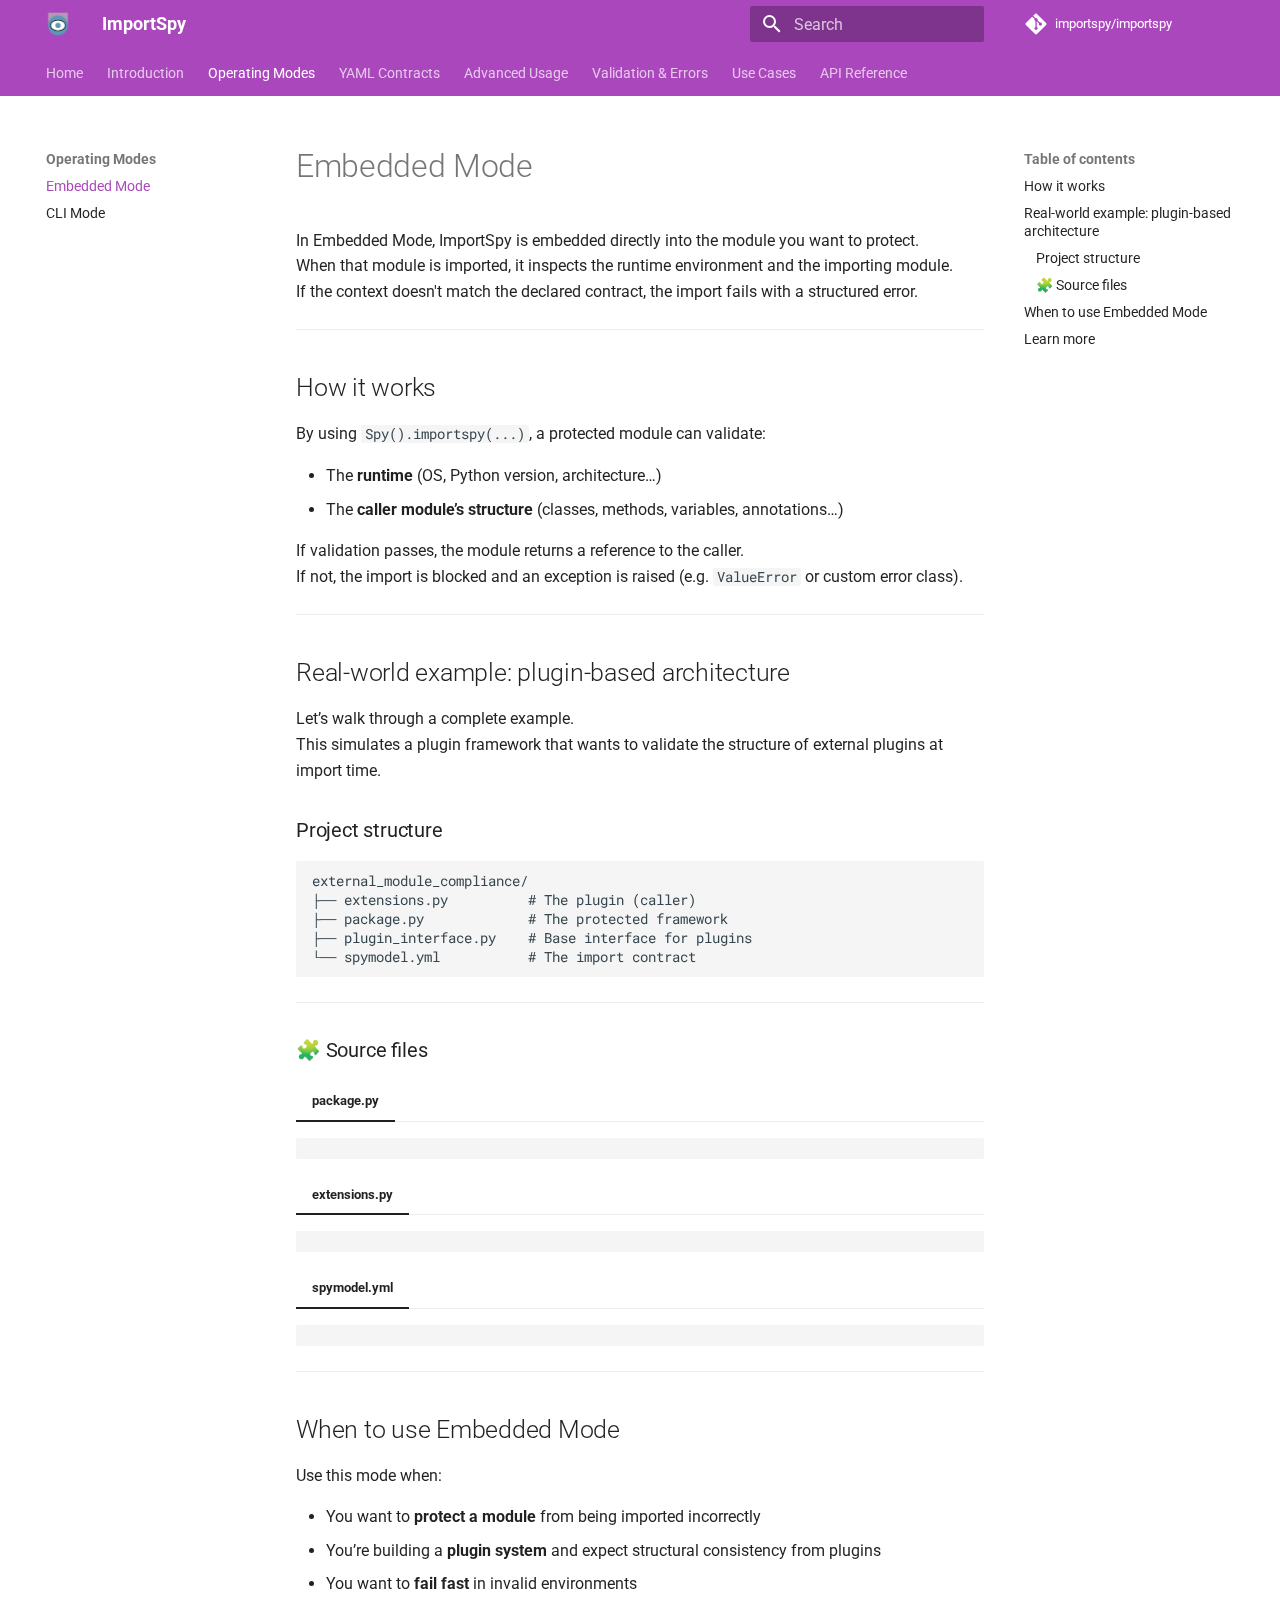
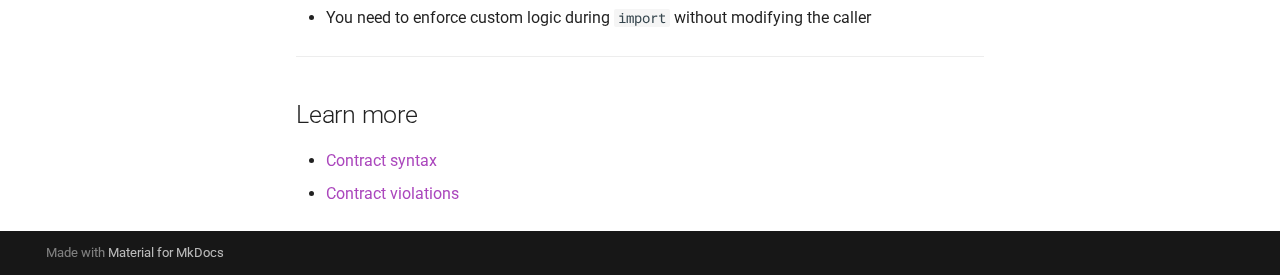
<file: modes/embedded/index.html>
<!doctype html>
<html lang="en" class="no-js">
  <head>
    
      <meta charset="utf-8">
      <meta name="viewport" content="width=device-width,initial-scale=1">
      
      
      
        <link rel="canonical" href="https://atellaluca.github.io/ImportSpy/modes/embedded/">
      
      
        <link rel="prev" href="../../intro/quickstart/">
      
      
        <link rel="next" href="../cli/">
      
      
      <link rel="icon" href="../../assets/favicon.ico">
      <meta name="generator" content="mkdocs-1.6.1, mkdocs-material-9.6.16">
    
    
      
        <title>Embedded Mode - ImportSpy</title>
      
    
    
      <link rel="stylesheet" href="../../assets/stylesheets/main.7e37652d.min.css">
      
        
        <link rel="stylesheet" href="../../assets/stylesheets/palette.06af60db.min.css">
      
      


    
    
      
    
    
      
        
        
        <link rel="preconnect" href="https://fonts.gstatic.com" crossorigin>
        <link rel="stylesheet" href="https://fonts.googleapis.com/css?family=Roboto:300,300i,400,400i,700,700i%7CRoboto+Mono:400,400i,700,700i&display=fallback">
        <style>:root{--md-text-font:"Roboto";--md-code-font:"Roboto Mono"}</style>
      
    
    
      <link rel="stylesheet" href="../../assets/_mkdocstrings.css">
    
    <script>__md_scope=new URL("../..",location),__md_hash=e=>[...e].reduce(((e,_)=>(e<<5)-e+_.charCodeAt(0)),0),__md_get=(e,_=localStorage,t=__md_scope)=>JSON.parse(_.getItem(t.pathname+"."+e)),__md_set=(e,_,t=localStorage,a=__md_scope)=>{try{t.setItem(a.pathname+"."+e,JSON.stringify(_))}catch(e){}}</script>
    
      

    
    
    
  </head>
  
  
    
    
      
    
    
    
    
    <body dir="ltr" data-md-color-scheme="default" data-md-color-primary="purple" data-md-color-accent="light-blue">
  
    
    <input class="md-toggle" data-md-toggle="drawer" type="checkbox" id="__drawer" autocomplete="off">
    <input class="md-toggle" data-md-toggle="search" type="checkbox" id="__search" autocomplete="off">
    <label class="md-overlay" for="__drawer"></label>
    <div data-md-component="skip">
      
        
        <a href="#embedded-mode" class="md-skip">
          Skip to content
        </a>
      
    </div>
    <div data-md-component="announce">
      
    </div>
    
    
      

<header class="md-header" data-md-component="header">
  <nav class="md-header__inner md-grid" aria-label="Header">
    <a href="../.." title="ImportSpy" class="md-header__button md-logo" aria-label="ImportSpy" data-md-component="logo">
      
  <img src="../../assets/importspy-logo.png" alt="logo">

    </a>
    <label class="md-header__button md-icon" for="__drawer">
      
      <svg xmlns="http://www.w3.org/2000/svg" viewBox="0 0 24 24"><path d="M3 6h18v2H3zm0 5h18v2H3zm0 5h18v2H3z"/></svg>
    </label>
    <div class="md-header__title" data-md-component="header-title">
      <div class="md-header__ellipsis">
        <div class="md-header__topic">
          <span class="md-ellipsis">
            ImportSpy
          </span>
        </div>
        <div class="md-header__topic" data-md-component="header-topic">
          <span class="md-ellipsis">
            
              Embedded Mode
            
          </span>
        </div>
      </div>
    </div>
    
      
        <form class="md-header__option" data-md-component="palette">
  
    
    
    
    <input class="md-option" data-md-color-media="" data-md-color-scheme="default" data-md-color-primary="purple" data-md-color-accent="light-blue"  aria-hidden="true"  type="radio" name="__palette" id="__palette_0">
    
  
</form>
      
    
    
      <script>var palette=__md_get("__palette");if(palette&&palette.color){if("(prefers-color-scheme)"===palette.color.media){var media=matchMedia("(prefers-color-scheme: light)"),input=document.querySelector(media.matches?"[data-md-color-media='(prefers-color-scheme: light)']":"[data-md-color-media='(prefers-color-scheme: dark)']");palette.color.media=input.getAttribute("data-md-color-media"),palette.color.scheme=input.getAttribute("data-md-color-scheme"),palette.color.primary=input.getAttribute("data-md-color-primary"),palette.color.accent=input.getAttribute("data-md-color-accent")}for(var[key,value]of Object.entries(palette.color))document.body.setAttribute("data-md-color-"+key,value)}</script>
    
    
    
      
      
        <label class="md-header__button md-icon" for="__search">
          
          <svg xmlns="http://www.w3.org/2000/svg" viewBox="0 0 24 24"><path d="M9.5 3A6.5 6.5 0 0 1 16 9.5c0 1.61-.59 3.09-1.56 4.23l.27.27h.79l5 5-1.5 1.5-5-5v-.79l-.27-.27A6.52 6.52 0 0 1 9.5 16 6.5 6.5 0 0 1 3 9.5 6.5 6.5 0 0 1 9.5 3m0 2C7 5 5 7 5 9.5S7 14 9.5 14 14 12 14 9.5 12 5 9.5 5"/></svg>
        </label>
        <div class="md-search" data-md-component="search" role="dialog">
  <label class="md-search__overlay" for="__search"></label>
  <div class="md-search__inner" role="search">
    <form class="md-search__form" name="search">
      <input type="text" class="md-search__input" name="query" aria-label="Search" placeholder="Search" autocapitalize="off" autocorrect="off" autocomplete="off" spellcheck="false" data-md-component="search-query" required>
      <label class="md-search__icon md-icon" for="__search">
        
        <svg xmlns="http://www.w3.org/2000/svg" viewBox="0 0 24 24"><path d="M9.5 3A6.5 6.5 0 0 1 16 9.5c0 1.61-.59 3.09-1.56 4.23l.27.27h.79l5 5-1.5 1.5-5-5v-.79l-.27-.27A6.52 6.52 0 0 1 9.5 16 6.5 6.5 0 0 1 3 9.5 6.5 6.5 0 0 1 9.5 3m0 2C7 5 5 7 5 9.5S7 14 9.5 14 14 12 14 9.5 12 5 9.5 5"/></svg>
        
        <svg xmlns="http://www.w3.org/2000/svg" viewBox="0 0 24 24"><path d="M20 11v2H8l5.5 5.5-1.42 1.42L4.16 12l7.92-7.92L13.5 5.5 8 11z"/></svg>
      </label>
      <nav class="md-search__options" aria-label="Search">
        
        <button type="reset" class="md-search__icon md-icon" title="Clear" aria-label="Clear" tabindex="-1">
          
          <svg xmlns="http://www.w3.org/2000/svg" viewBox="0 0 24 24"><path d="M19 6.41 17.59 5 12 10.59 6.41 5 5 6.41 10.59 12 5 17.59 6.41 19 12 13.41 17.59 19 19 17.59 13.41 12z"/></svg>
        </button>
      </nav>
      
    </form>
    <div class="md-search__output">
      <div class="md-search__scrollwrap" tabindex="0" data-md-scrollfix>
        <div class="md-search-result" data-md-component="search-result">
          <div class="md-search-result__meta">
            Initializing search
          </div>
          <ol class="md-search-result__list" role="presentation"></ol>
        </div>
      </div>
    </div>
  </div>
</div>
      
    
    
      <div class="md-header__source">
        <a href="https://github.com/atellaluca/importspy" title="Go to repository" class="md-source" data-md-component="source">
  <div class="md-source__icon md-icon">
    
    <svg xmlns="http://www.w3.org/2000/svg" viewBox="0 0 448 512"><!--! Font Awesome Free 7.0.0 by @fontawesome - https://fontawesome.com License - https://fontawesome.com/license/free (Icons: CC BY 4.0, Fonts: SIL OFL 1.1, Code: MIT License) Copyright 2025 Fonticons, Inc.--><path fill="currentColor" d="M439.6 236.1 244 40.5c-5.4-5.5-12.8-8.5-20.4-8.5s-15 3-20.4 8.4L162.5 81l51.5 51.5c27.1-9.1 52.7 16.8 43.4 43.7l49.7 49.7c34.2-11.8 61.2 31 35.5 56.7-26.5 26.5-70.2-2.9-56-37.3L240.3 199v121.9c25.3 12.5 22.3 41.8 9.1 55-6.4 6.4-15.2 10.1-24.3 10.1s-17.8-3.6-24.3-10.1c-17.6-17.6-11.1-46.9 11.2-56v-123c-20.8-8.5-24.6-30.7-18.6-45L142.6 101 8.5 235.1C3 240.6 0 247.9 0 255.5s3 15 8.5 20.4l195.6 195.7c5.4 5.4 12.7 8.4 20.4 8.4s15-3 20.4-8.4l194.7-194.7c5.4-5.4 8.4-12.8 8.4-20.4s-3-15-8.4-20.4"/></svg>
  </div>
  <div class="md-source__repository">
    importspy/importspy
  </div>
</a>
      </div>
    
  </nav>
  
</header>
    
    <div class="md-container" data-md-component="container">
      
      
        
          
            
<nav class="md-tabs" aria-label="Tabs" data-md-component="tabs">
  <div class="md-grid">
    <ul class="md-tabs__list">
      
        
  
  
  
  
    <li class="md-tabs__item">
      <a href="../.." class="md-tabs__link">
        
  
  
    
  
  Home

      </a>
    </li>
  

      
        
  
  
  
  
    
    
      <li class="md-tabs__item">
        <a href="../../intro/overview/" class="md-tabs__link">
          
  
  
  Introduction

        </a>
      </li>
    
  

      
        
  
  
  
    
  
  
    
    
      <li class="md-tabs__item md-tabs__item--active">
        <a href="./" class="md-tabs__link">
          
  
  
  Operating Modes

        </a>
      </li>
    
  

      
        
  
  
  
  
    
    
      <li class="md-tabs__item">
        <a href="../../contracts/syntax/" class="md-tabs__link">
          
  
  
  YAML Contracts

        </a>
      </li>
    
  

      
        
  
  
  
  
    
    
      <li class="md-tabs__item">
        <a href="../../advanced/spymodel/" class="md-tabs__link">
          
  
  
  Advanced Usage

        </a>
      </li>
    
  

      
        
  
  
  
  
    <li class="md-tabs__item">
      <a href="../../errors/contract-violations/" class="md-tabs__link">
        
  
  
    
  
  Validation & Errors

      </a>
    </li>
  

      
        
  
  
  
  
    <li class="md-tabs__item">
      <a href="../../use_cases/" class="md-tabs__link">
        
  
  
    
  
  Use Cases

      </a>
    </li>
  

      
        
  
  
  
  
    <li class="md-tabs__item">
      <a href="../../api-reference/" class="md-tabs__link">
        
  
  
    
  
  API Reference

      </a>
    </li>
  

      
    </ul>
  </div>
</nav>
          
        
      
      <main class="md-main" data-md-component="main">
        <div class="md-main__inner md-grid">
          
            
              
              <div class="md-sidebar md-sidebar--primary" data-md-component="sidebar" data-md-type="navigation" >
                <div class="md-sidebar__scrollwrap">
                  <div class="md-sidebar__inner">
                    


  


<nav class="md-nav md-nav--primary md-nav--lifted" aria-label="Navigation" data-md-level="0">
  <label class="md-nav__title" for="__drawer">
    <a href="../.." title="ImportSpy" class="md-nav__button md-logo" aria-label="ImportSpy" data-md-component="logo">
      
  <img src="../../assets/importspy-logo.png" alt="logo">

    </a>
    ImportSpy
  </label>
  
    <div class="md-nav__source">
      <a href="https://github.com/atellaluca/importspy" title="Go to repository" class="md-source" data-md-component="source">
  <div class="md-source__icon md-icon">
    
    <svg xmlns="http://www.w3.org/2000/svg" viewBox="0 0 448 512"><!--! Font Awesome Free 7.0.0 by @fontawesome - https://fontawesome.com License - https://fontawesome.com/license/free (Icons: CC BY 4.0, Fonts: SIL OFL 1.1, Code: MIT License) Copyright 2025 Fonticons, Inc.--><path fill="currentColor" d="M439.6 236.1 244 40.5c-5.4-5.5-12.8-8.5-20.4-8.5s-15 3-20.4 8.4L162.5 81l51.5 51.5c27.1-9.1 52.7 16.8 43.4 43.7l49.7 49.7c34.2-11.8 61.2 31 35.5 56.7-26.5 26.5-70.2-2.9-56-37.3L240.3 199v121.9c25.3 12.5 22.3 41.8 9.1 55-6.4 6.4-15.2 10.1-24.3 10.1s-17.8-3.6-24.3-10.1c-17.6-17.6-11.1-46.9 11.2-56v-123c-20.8-8.5-24.6-30.7-18.6-45L142.6 101 8.5 235.1C3 240.6 0 247.9 0 255.5s3 15 8.5 20.4l195.6 195.7c5.4 5.4 12.7 8.4 20.4 8.4s15-3 20.4-8.4l194.7-194.7c5.4-5.4 8.4-12.8 8.4-20.4s-3-15-8.4-20.4"/></svg>
  </div>
  <div class="md-source__repository">
    importspy/importspy
  </div>
</a>
    </div>
  
  <ul class="md-nav__list" data-md-scrollfix>
    
      
      
  
  
  
  
    <li class="md-nav__item">
      <a href="../.." class="md-nav__link">
        
  
  
  <span class="md-ellipsis">
    Home
    
  </span>
  

      </a>
    </li>
  

    
      
      
  
  
  
  
    
    
    
    
      
      
    
    
    <li class="md-nav__item md-nav__item--nested">
      
        
        
        <input class="md-nav__toggle md-toggle " type="checkbox" id="__nav_2" >
        
          
          <label class="md-nav__link" for="__nav_2" id="__nav_2_label" tabindex="0">
            
  
  
  <span class="md-ellipsis">
    Introduction
    
  </span>
  

            <span class="md-nav__icon md-icon"></span>
          </label>
        
        <nav class="md-nav" data-md-level="1" aria-labelledby="__nav_2_label" aria-expanded="false">
          <label class="md-nav__title" for="__nav_2">
            <span class="md-nav__icon md-icon"></span>
            Introduction
          </label>
          <ul class="md-nav__list" data-md-scrollfix>
            
              
                
  
  
  
  
    <li class="md-nav__item">
      <a href="../../intro/overview/" class="md-nav__link">
        
  
  
  <span class="md-ellipsis">
    What is ImportSpy
    
  </span>
  

      </a>
    </li>
  

              
            
              
                
  
  
  
  
    <li class="md-nav__item">
      <a href="../../intro/install/" class="md-nav__link">
        
  
  
  <span class="md-ellipsis">
    Installation
    
  </span>
  

      </a>
    </li>
  

              
            
              
                
  
  
  
  
    <li class="md-nav__item">
      <a href="../../intro/quickstart/" class="md-nav__link">
        
  
  
  <span class="md-ellipsis">
    Quickstart
    
  </span>
  

      </a>
    </li>
  

              
            
          </ul>
        </nav>
      
    </li>
  

    
      
      
  
  
    
  
  
  
    
    
    
    
      
        
        
      
      
    
    
    <li class="md-nav__item md-nav__item--active md-nav__item--section md-nav__item--nested">
      
        
        
        <input class="md-nav__toggle md-toggle " type="checkbox" id="__nav_3" checked>
        
          
          <label class="md-nav__link" for="__nav_3" id="__nav_3_label" tabindex="">
            
  
  
  <span class="md-ellipsis">
    Operating Modes
    
  </span>
  

            <span class="md-nav__icon md-icon"></span>
          </label>
        
        <nav class="md-nav" data-md-level="1" aria-labelledby="__nav_3_label" aria-expanded="true">
          <label class="md-nav__title" for="__nav_3">
            <span class="md-nav__icon md-icon"></span>
            Operating Modes
          </label>
          <ul class="md-nav__list" data-md-scrollfix>
            
              
                
  
  
    
  
  
  
    <li class="md-nav__item md-nav__item--active">
      
      <input class="md-nav__toggle md-toggle" type="checkbox" id="__toc">
      
      
        
      
      
        <label class="md-nav__link md-nav__link--active" for="__toc">
          
  
  
  <span class="md-ellipsis">
    Embedded Mode
    
  </span>
  

          <span class="md-nav__icon md-icon"></span>
        </label>
      
      <a href="./" class="md-nav__link md-nav__link--active">
        
  
  
  <span class="md-ellipsis">
    Embedded Mode
    
  </span>
  

      </a>
      
        

<nav class="md-nav md-nav--secondary" aria-label="Table of contents">
  
  
  
    
  
  
    <label class="md-nav__title" for="__toc">
      <span class="md-nav__icon md-icon"></span>
      Table of contents
    </label>
    <ul class="md-nav__list" data-md-component="toc" data-md-scrollfix>
      
        <li class="md-nav__item">
  <a href="#how-it-works" class="md-nav__link">
    <span class="md-ellipsis">
      How it works
    </span>
  </a>
  
</li>
      
        <li class="md-nav__item">
  <a href="#real-world-example-plugin-based-architecture" class="md-nav__link">
    <span class="md-ellipsis">
      Real-world example: plugin-based architecture
    </span>
  </a>
  
    <nav class="md-nav" aria-label="Real-world example: plugin-based architecture">
      <ul class="md-nav__list">
        
          <li class="md-nav__item">
  <a href="#project-structure" class="md-nav__link">
    <span class="md-ellipsis">
      Project structure
    </span>
  </a>
  
</li>
        
          <li class="md-nav__item">
  <a href="#source-files" class="md-nav__link">
    <span class="md-ellipsis">
      🧩 Source files
    </span>
  </a>
  
</li>
        
      </ul>
    </nav>
  
</li>
      
        <li class="md-nav__item">
  <a href="#when-to-use-embedded-mode" class="md-nav__link">
    <span class="md-ellipsis">
      When to use Embedded Mode
    </span>
  </a>
  
</li>
      
        <li class="md-nav__item">
  <a href="#learn-more" class="md-nav__link">
    <span class="md-ellipsis">
      Learn more
    </span>
  </a>
  
</li>
      
    </ul>
  
</nav>
      
    </li>
  

              
            
              
                
  
  
  
  
    <li class="md-nav__item">
      <a href="../cli/" class="md-nav__link">
        
  
  
  <span class="md-ellipsis">
    CLI Mode
    
  </span>
  

      </a>
    </li>
  

              
            
          </ul>
        </nav>
      
    </li>
  

    
      
      
  
  
  
  
    
    
    
    
      
      
    
    
    <li class="md-nav__item md-nav__item--nested">
      
        
        
        <input class="md-nav__toggle md-toggle " type="checkbox" id="__nav_4" >
        
          
          <label class="md-nav__link" for="__nav_4" id="__nav_4_label" tabindex="0">
            
  
  
  <span class="md-ellipsis">
    YAML Contracts
    
  </span>
  

            <span class="md-nav__icon md-icon"></span>
          </label>
        
        <nav class="md-nav" data-md-level="1" aria-labelledby="__nav_4_label" aria-expanded="false">
          <label class="md-nav__title" for="__nav_4">
            <span class="md-nav__icon md-icon"></span>
            YAML Contracts
          </label>
          <ul class="md-nav__list" data-md-scrollfix>
            
              
                
  
  
  
  
    <li class="md-nav__item">
      <a href="../../contracts/syntax/" class="md-nav__link">
        
  
  
  <span class="md-ellipsis">
    Syntax
    
  </span>
  

      </a>
    </li>
  

              
            
              
                
  
  
  
  
    <li class="md-nav__item">
      <a href="../../contracts/examples/" class="md-nav__link">
        
  
  
  <span class="md-ellipsis">
    Examples
    
  </span>
  

      </a>
    </li>
  

              
            
          </ul>
        </nav>
      
    </li>
  

    
      
      
  
  
  
  
    
    
    
    
      
      
    
    
    <li class="md-nav__item md-nav__item--nested">
      
        
        
        <input class="md-nav__toggle md-toggle " type="checkbox" id="__nav_5" >
        
          
          <label class="md-nav__link" for="__nav_5" id="__nav_5_label" tabindex="0">
            
  
  
  <span class="md-ellipsis">
    Advanced Usage
    
  </span>
  

            <span class="md-nav__icon md-icon"></span>
          </label>
        
        <nav class="md-nav" data-md-level="1" aria-labelledby="__nav_5_label" aria-expanded="false">
          <label class="md-nav__title" for="__nav_5">
            <span class="md-nav__icon md-icon"></span>
            Advanced Usage
          </label>
          <ul class="md-nav__list" data-md-scrollfix>
            
              
                
  
  
  
  
    <li class="md-nav__item">
      <a href="../../advanced/spymodel/" class="md-nav__link">
        
  
  
  <span class="md-ellipsis">
    SpyModel Architecture
    
  </span>
  

      </a>
    </li>
  

              
            
              
                
  
  
  
  
    <li class="md-nav__item">
      <a href="../../advanced/violations/" class="md-nav__link">
        
  
  
  <span class="md-ellipsis">
    Violation System
    
  </span>
  

      </a>
    </li>
  

              
            
          </ul>
        </nav>
      
    </li>
  

    
      
      
  
  
  
  
    <li class="md-nav__item">
      <a href="../../errors/contract-violations/" class="md-nav__link">
        
  
  
  <span class="md-ellipsis">
    Validation & Errors
    
  </span>
  

      </a>
    </li>
  

    
      
      
  
  
  
  
    <li class="md-nav__item">
      <a href="../../use_cases/" class="md-nav__link">
        
  
  
  <span class="md-ellipsis">
    Use Cases
    
  </span>
  

      </a>
    </li>
  

    
      
      
  
  
  
  
    <li class="md-nav__item">
      <a href="../../api-reference/" class="md-nav__link">
        
  
  
  <span class="md-ellipsis">
    API Reference
    
  </span>
  

      </a>
    </li>
  

    
  </ul>
</nav>
                  </div>
                </div>
              </div>
            
            
              
              <div class="md-sidebar md-sidebar--secondary" data-md-component="sidebar" data-md-type="toc" >
                <div class="md-sidebar__scrollwrap">
                  <div class="md-sidebar__inner">
                    

<nav class="md-nav md-nav--secondary" aria-label="Table of contents">
  
  
  
    
  
  
    <label class="md-nav__title" for="__toc">
      <span class="md-nav__icon md-icon"></span>
      Table of contents
    </label>
    <ul class="md-nav__list" data-md-component="toc" data-md-scrollfix>
      
        <li class="md-nav__item">
  <a href="#how-it-works" class="md-nav__link">
    <span class="md-ellipsis">
      How it works
    </span>
  </a>
  
</li>
      
        <li class="md-nav__item">
  <a href="#real-world-example-plugin-based-architecture" class="md-nav__link">
    <span class="md-ellipsis">
      Real-world example: plugin-based architecture
    </span>
  </a>
  
    <nav class="md-nav" aria-label="Real-world example: plugin-based architecture">
      <ul class="md-nav__list">
        
          <li class="md-nav__item">
  <a href="#project-structure" class="md-nav__link">
    <span class="md-ellipsis">
      Project structure
    </span>
  </a>
  
</li>
        
          <li class="md-nav__item">
  <a href="#source-files" class="md-nav__link">
    <span class="md-ellipsis">
      🧩 Source files
    </span>
  </a>
  
</li>
        
      </ul>
    </nav>
  
</li>
      
        <li class="md-nav__item">
  <a href="#when-to-use-embedded-mode" class="md-nav__link">
    <span class="md-ellipsis">
      When to use Embedded Mode
    </span>
  </a>
  
</li>
      
        <li class="md-nav__item">
  <a href="#learn-more" class="md-nav__link">
    <span class="md-ellipsis">
      Learn more
    </span>
  </a>
  
</li>
      
    </ul>
  
</nav>
                  </div>
                </div>
              </div>
            
          
          
            <div class="md-content" data-md-component="content">
              <article class="md-content__inner md-typeset">
                
                  


  
  


<h1 id="embedded-mode">Embedded Mode</h1>
<p>In Embedded Mode, ImportSpy is embedded directly into the module you want to protect.<br />
When that module is imported, it inspects the runtime environment and the importing module.<br />
If the context doesn't match the declared contract, the import fails with a structured error.</p>
<hr />
<h2 id="how-it-works">How it works</h2>
<p>By using <code>Spy().importspy(...)</code>, a protected module can validate:</p>
<ul>
<li>The <strong>runtime</strong> (OS, Python version, architecture…)</li>
<li>The <strong>caller module’s structure</strong> (classes, methods, variables, annotations…)</li>
</ul>
<p>If validation passes, the module returns a reference to the caller.<br />
If not, the import is blocked and an exception is raised (e.g. <code>ValueError</code> or custom error class).</p>
<hr />
<h2 id="real-world-example-plugin-based-architecture">Real-world example: plugin-based architecture</h2>
<p>Let’s walk through a complete example.<br />
This simulates a plugin framework that wants to validate the structure of external plugins at import time.</p>
<h3 id="project-structure">Project structure</h3>
<pre><code>external_module_compliance/
├── extensions.py          # The plugin (caller)
├── package.py             # The protected framework
├── plugin_interface.py    # Base interface for plugins
└── spymodel.yml           # The import contract
</code></pre>
<hr />
<h3 id="source-files">🧩 Source files</h3>
<div class="tabbed-set tabbed-alternate" data-tabs="1:1"><input checked="checked" id="__tabbed_1_1" name="__tabbed_1" type="radio" /><div class="tabbed-labels"><label for="__tabbed_1_1">package.py</label></div>
<div class="tabbed-content">
<div class="tabbed-block"></div>
</div>
</div>
<pre><code class="language-python"></code></pre>
<div class="tabbed-set tabbed-alternate" data-tabs="2:1"><input checked="checked" id="__tabbed_2_1" name="__tabbed_2" type="radio" /><div class="tabbed-labels"><label for="__tabbed_2_1">extensions.py</label></div>
<div class="tabbed-content">
<div class="tabbed-block"></div>
</div>
</div>
<pre><code class="language-python"></code></pre>
<div class="tabbed-set tabbed-alternate" data-tabs="3:1"><input checked="checked" id="__tabbed_3_1" name="__tabbed_3" type="radio" /><div class="tabbed-labels"><label for="__tabbed_3_1">spymodel.yml</label></div>
<div class="tabbed-content">
<div class="tabbed-block"></div>
</div>
</div>
<pre><code class="language-yaml"></code></pre>
<hr />
<h2 id="when-to-use-embedded-mode">When to use Embedded Mode</h2>
<p>Use this mode when:</p>
<ul>
<li>You want to <strong>protect a module</strong> from being imported incorrectly</li>
<li>You’re building a <strong>plugin system</strong> and expect structural consistency from plugins</li>
<li>You want to <strong>fail fast</strong> in invalid environments</li>
<li>You need to enforce custom logic during <code>import</code> without modifying the caller</li>
</ul>
<hr />
<h2 id="learn-more">Learn more</h2>
<ul>
<li><a href="../../contracts/syntax/">Contract syntax</a></li>
<li><a href="../../errors/contract-violations/">Contract violations</a></li>
</ul>












                
              </article>
            </div>
          
          
<script>var target=document.getElementById(location.hash.slice(1));target&&target.name&&(target.checked=target.name.startsWith("__tabbed_"))</script>
        </div>
        
      </main>
      
        <footer class="md-footer">
  
  <div class="md-footer-meta md-typeset">
    <div class="md-footer-meta__inner md-grid">
      <div class="md-copyright">
  
  
    Made with
    <a href="https://squidfunk.github.io/mkdocs-material/" target="_blank" rel="noopener">
      Material for MkDocs
    </a>
  
</div>
      
    </div>
  </div>
</footer>
      
    </div>
    <div class="md-dialog" data-md-component="dialog">
      <div class="md-dialog__inner md-typeset"></div>
    </div>
    
    
    
      
      <script id="__config" type="application/json">{"base": "../..", "features": ["navigation.tabs", "navigation.instant"], "search": "../../assets/javascripts/workers/search.d50fe291.min.js", "tags": null, "translations": {"clipboard.copied": "Copied to clipboard", "clipboard.copy": "Copy to clipboard", "search.result.more.one": "1 more on this page", "search.result.more.other": "# more on this page", "search.result.none": "No matching documents", "search.result.one": "1 matching document", "search.result.other": "# matching documents", "search.result.placeholder": "Type to start searching", "search.result.term.missing": "Missing", "select.version": "Select version"}, "version": null}</script>
    
    
      <script src="../../assets/javascripts/bundle.50899def.min.js"></script>
      
    
  </body>
</html>
</file>
<file: assets/_mkdocstrings.css>
/* Avoid breaking parameter names, etc. in table cells. */
.doc-contents td code {
  word-break: normal !important;
}

/* No line break before first paragraph of descriptions. */
.doc-md-description,
.doc-md-description>p:first-child {
  display: inline;
}

/* No text transformation from Material for MkDocs for H5 headings. */
.md-typeset h5 .doc-object-name {
  text-transform: none;
}

/* Max width for docstring sections tables. */
.doc .md-typeset__table,
.doc .md-typeset__table table {
  display: table !important;
  width: 100%;
}

.doc .md-typeset__table tr {
  display: table-row;
}

/* Defaults in Spacy table style. */
.doc-param-default,
.doc-type_param-default {
  float: right;
}

/* Parameter headings must be inline, not blocks. */
.doc-heading-parameter,
.doc-heading-type_parameter {
  display: inline;
}

/* Default font size for parameter headings. */
.md-typeset .doc-heading-parameter {
  font-size: inherit;
}

/* Prefer space on the right, not the left of parameter permalinks. */
.doc-heading-parameter .headerlink,
.doc-heading-type_parameter .headerlink {
  margin-left: 0 !important;
  margin-right: 0.2rem;
}

/* Backward-compatibility: docstring section titles in bold. */
.doc-section-title {
  font-weight: bold;
}

/* Backlinks crumb separator. */
.doc-backlink-crumb {
  display: inline-flex;
  gap: .2rem;
  white-space: nowrap;
  align-items: center;
  vertical-align: middle;
}
.doc-backlink-crumb:not(:first-child)::before {
  background-color: var(--md-default-fg-color--lighter);
  content: "";
  display: inline;
  height: 1rem;
  --md-path-icon: url('data:image/svg+xml;charset=utf-8,<svg xmlns="http://www.w3.org/2000/svg" viewBox="0 0 24 24"><path d="M8.59 16.58 13.17 12 8.59 7.41 10 6l6 6-6 6z"/></svg>');
  -webkit-mask-image: var(--md-path-icon);
  mask-image: var(--md-path-icon);
  width: 1rem;
}
.doc-backlink-crumb.last {
  font-weight: bold;
}

/* Symbols in Navigation and ToC. */
:root, :host,
[data-md-color-scheme="default"] {
  --doc-symbol-parameter-fg-color: #df50af;
  --doc-symbol-type_parameter-fg-color: #df50af;
  --doc-symbol-attribute-fg-color: #953800;
  --doc-symbol-function-fg-color: #8250df;
  --doc-symbol-method-fg-color: #8250df;
  --doc-symbol-class-fg-color: #0550ae;
  --doc-symbol-type_alias-fg-color: #0550ae;
  --doc-symbol-module-fg-color: #5cad0f;

  --doc-symbol-parameter-bg-color: #df50af1a;
  --doc-symbol-type_parameter-bg-color: #df50af1a;
  --doc-symbol-attribute-bg-color: #9538001a;
  --doc-symbol-function-bg-color: #8250df1a;
  --doc-symbol-method-bg-color: #8250df1a;
  --doc-symbol-class-bg-color: #0550ae1a;
  --doc-symbol-type_alias-bg-color: #0550ae1a;
  --doc-symbol-module-bg-color: #5cad0f1a;
}

[data-md-color-scheme="slate"] {
  --doc-symbol-parameter-fg-color: #ffa8cc;
  --doc-symbol-type_parameter-fg-color: #ffa8cc;
  --doc-symbol-attribute-fg-color: #ffa657;
  --doc-symbol-function-fg-color: #d2a8ff;
  --doc-symbol-method-fg-color: #d2a8ff;
  --doc-symbol-class-fg-color: #79c0ff;
  --doc-symbol-type_alias-fg-color: #79c0ff;
  --doc-symbol-module-fg-color: #baff79;

  --doc-symbol-parameter-bg-color: #ffa8cc1a;
  --doc-symbol-type_parameter-bg-color: #ffa8cc1a;
  --doc-symbol-attribute-bg-color: #ffa6571a;
  --doc-symbol-function-bg-color: #d2a8ff1a;
  --doc-symbol-method-bg-color: #d2a8ff1a;
  --doc-symbol-class-bg-color: #79c0ff1a;
  --doc-symbol-type_alias-bg-color: #79c0ff1a;
  --doc-symbol-module-bg-color: #baff791a;
}

code.doc-symbol {
  border-radius: .1rem;
  font-size: .85em;
  padding: 0 .3em;
  font-weight: bold;
}

code.doc-symbol-parameter,
a code.doc-symbol-parameter {
  color: var(--doc-symbol-parameter-fg-color);
  background-color: var(--doc-symbol-parameter-bg-color);
}

code.doc-symbol-parameter::after {
  content: "param";
}

code.doc-symbol-type_parameter,
a code.doc-symbol-type_parameter {
  color: var(--doc-symbol-type_parameter-fg-color);
  background-color: var(--doc-symbol-type_parameter-bg-color);
}

code.doc-symbol-type_parameter::after {
  content: "type-param";
}

code.doc-symbol-attribute,
a code.doc-symbol-attribute {
  color: var(--doc-symbol-attribute-fg-color);
  background-color: var(--doc-symbol-attribute-bg-color);
}

code.doc-symbol-attribute::after {
  content: "attr";
}

code.doc-symbol-function,
a code.doc-symbol-function {
  color: var(--doc-symbol-function-fg-color);
  background-color: var(--doc-symbol-function-bg-color);
}

code.doc-symbol-function::after {
  content: "func";
}

code.doc-symbol-method,
a code.doc-symbol-method {
  color: var(--doc-symbol-method-fg-color);
  background-color: var(--doc-symbol-method-bg-color);
}

code.doc-symbol-method::after {
  content: "meth";
}

code.doc-symbol-class,
a code.doc-symbol-class {
  color: var(--doc-symbol-class-fg-color);
  background-color: var(--doc-symbol-class-bg-color);
}

code.doc-symbol-class::after {
  content: "class";
}


code.doc-symbol-type_alias,
a code.doc-symbol-type_alias {
  color: var(--doc-symbol-type_alias-fg-color);
  background-color: var(--doc-symbol-type_alias-bg-color);
}

code.doc-symbol-type_alias::after {
  content: "type";
}

code.doc-symbol-module,
a code.doc-symbol-module {
  color: var(--doc-symbol-module-fg-color);
  background-color: var(--doc-symbol-module-bg-color);
}

code.doc-symbol-module::after {
  content: "mod";
}

.doc-signature .autorefs {
  color: inherit;
  border-bottom: 1px dotted currentcolor;
}
</file>
<file: assets/stylesheets/main.2a3383ac.min.css>
@charset "UTF-8";html{-webkit-text-size-adjust:none;-moz-text-size-adjust:none;text-size-adjust:none;box-sizing:border-box}*,:after,:before{box-sizing:inherit}@media (prefers-reduced-motion){*,:after,:before{transition:none!important}}body{margin:0}a,button,input,label{-webkit-tap-highlight-color:transparent}a{color:inherit;text-decoration:none}hr{border:0;box-sizing:initial;display:block;height:.05rem;overflow:visible;padding:0}small{font-size:80%}sub,sup{line-height:1em}img{border-style:none}table{border-collapse:initial;border-spacing:0}td,th{font-weight:400;vertical-align:top}button{background:#0000;border:0;font-family:inherit;font-size:inherit;margin:0;padding:0}input{border:0;outline:none}:root{--md-primary-fg-color:#4051b5;--md-primary-fg-color--light:#5d6cc0;--md-primary-fg-color--dark:#303fa1;--md-primary-bg-color:#fff;--md-primary-bg-color--light:#ffffffb3;--md-accent-fg-color:#526cfe;--md-accent-fg-color--transparent:#526cfe1a;--md-accent-bg-color:#fff;--md-accent-bg-color--light:#ffffffb3}[data-md-color-scheme=default]{color-scheme:light}[data-md-color-scheme=default] img[src$="#gh-dark-mode-only"],[data-md-color-scheme=default] img[src$="#only-dark"]{display:none}:root,[data-md-color-scheme=default]{--md-hue:225deg;--md-default-fg-color:#000000de;--md-default-fg-color--light:#0000008a;--md-default-fg-color--lighter:#00000052;--md-default-fg-color--lightest:#00000012;--md-default-bg-color:#fff;--md-default-bg-color--light:#ffffffb3;--md-default-bg-color--lighter:#ffffff4d;--md-default-bg-color--lightest:#ffffff1f;--md-code-fg-color:#36464e;--md-code-bg-color:#f5f5f5;--md-code-hl-color:#4287ff;--md-code-hl-color--light:#4287ff1a;--md-code-hl-number-color:#d52a2a;--md-code-hl-special-color:#db1457;--md-code-hl-function-color:#a846b9;--md-code-hl-constant-color:#6e59d9;--md-code-hl-keyword-color:#3f6ec6;--md-code-hl-string-color:#1c7d4d;--md-code-hl-name-color:var(--md-code-fg-color);--md-code-hl-operator-color:var(--md-default-fg-color--light);--md-code-hl-punctuation-color:var(--md-default-fg-color--light);--md-code-hl-comment-color:var(--md-default-fg-color--light);--md-code-hl-generic-color:var(--md-default-fg-color--light);--md-code-hl-variable-color:var(--md-default-fg-color--light);--md-typeset-color:var(--md-default-fg-color);--md-typeset-a-color:var(--md-primary-fg-color);--md-typeset-del-color:#f5503d26;--md-typeset-ins-color:#0bd57026;--md-typeset-kbd-color:#fafafa;--md-typeset-kbd-accent-color:#fff;--md-typeset-kbd-border-color:#b8b8b8;--md-typeset-mark-color:#ffff0080;--md-typeset-table-color:#0000001f;--md-typeset-table-color--light:rgba(0,0,0,.035);--md-admonition-fg-color:var(--md-default-fg-color);--md-admonition-bg-color:var(--md-default-bg-color);--md-warning-fg-color:#000000de;--md-warning-bg-color:#ff9;--md-footer-fg-color:#fff;--md-footer-fg-color--light:#ffffffb3;--md-footer-fg-color--lighter:#ffffff73;--md-footer-bg-color:#000000de;--md-footer-bg-color--dark:#00000052;--md-shadow-z1:0 0.2rem 0.5rem #0000000d,0 0 0.05rem #0000001a;--md-shadow-z2:0 0.2rem 0.5rem #0000001a,0 0 0.05rem #00000040;--md-shadow-z3:0 0.2rem 0.5rem #0003,0 0 0.05rem #00000059}.md-icon svg{fill:currentcolor;display:block;height:1.2rem;width:1.2rem}body{-webkit-font-smoothing:antialiased;-moz-osx-font-smoothing:grayscale;--md-text-font-family:var(--md-text-font,_),-apple-system,BlinkMacSystemFont,Helvetica,Arial,sans-serif;--md-code-font-family:var(--md-code-font,_),SFMono-Regular,Consolas,Menlo,monospace}aside,body,input{font-feature-settings:"kern","liga";color:var(--md-typeset-color);font-family:var(--md-text-font-family)}code,kbd,pre{font-feature-settings:"kern";font-family:var(--md-code-font-family)}:root{--md-typeset-table-sort-icon:url('data:image/svg+xml;charset=utf-8,<svg xmlns="http://www.w3.org/2000/svg" viewBox="0 0 24 24"><path d="m18 21-4-4h3V7h-3l4-4 4 4h-3v10h3M2 19v-2h10v2M2 13v-2h7v2M2 7V5h4v2z"/></svg>');--md-typeset-table-sort-icon--asc:url('data:image/svg+xml;charset=utf-8,<svg xmlns="http://www.w3.org/2000/svg" viewBox="0 0 24 24"><path d="M19 17h3l-4 4-4-4h3V3h2M2 17h10v2H2M6 5v2H2V5m0 6h7v2H2z"/></svg>');--md-typeset-table-sort-icon--desc:url('data:image/svg+xml;charset=utf-8,<svg xmlns="http://www.w3.org/2000/svg" viewBox="0 0 24 24"><path d="M19 7h3l-4-4-4 4h3v14h2M2 17h10v2H2M6 5v2H2V5m0 6h7v2H2z"/></svg>')}.md-typeset{-webkit-print-color-adjust:exact;color-adjust:exact;font-size:.8rem;line-height:1.6;overflow-wrap:break-word}@media print{.md-typeset{font-size:.68rem}}.md-typeset blockquote,.md-typeset dl,.md-typeset figure,.md-typeset ol,.md-typeset pre,.md-typeset ul{margin-bottom:1em;margin-top:1em}.md-typeset h1{color:var(--md-default-fg-color--light);font-size:2em;line-height:1.3;margin:0 0 1.25em}.md-typeset h1,.md-typeset h2{font-weight:300;letter-spacing:-.01em}.md-typeset h2{font-size:1.5625em;line-height:1.4;margin:1.6em 0 .64em}.md-typeset h3{font-size:1.25em;font-weight:400;letter-spacing:-.01em;line-height:1.5;margin:1.6em 0 .8em}.md-typeset h2+h3{margin-top:.8em}.md-typeset h4{font-weight:700;letter-spacing:-.01em;margin:1em 0}.md-typeset h5,.md-typeset h6{color:var(--md-default-fg-color--light);font-size:.8em;font-weight:700;letter-spacing:-.01em;margin:1.25em 0}.md-typeset h5{text-transform:uppercase}.md-typeset h5 code{text-transform:none}.md-typeset hr{border-bottom:.05rem solid var(--md-default-fg-color--lightest);display:flow-root;margin:1.5em 0}.md-typeset a{color:var(--md-typeset-a-color);word-break:break-word}.md-typeset a,.md-typeset a:before{transition:color 125ms}.md-typeset a:focus,.md-typeset a:hover{color:var(--md-accent-fg-color)}.md-typeset a:focus code,.md-typeset a:hover code{background-color:var(--md-accent-fg-color--transparent)}.md-typeset a code{color:currentcolor;transition:background-color 125ms}.md-typeset a.focus-visible{outline-color:var(--md-accent-fg-color);outline-offset:.2rem}.md-typeset code,.md-typeset kbd,.md-typeset pre{color:var(--md-code-fg-color);direction:ltr;font-variant-ligatures:none}@media print{.md-typeset code,.md-typeset kbd,.md-typeset pre{white-space:pre-wrap}}.md-typeset code{background-color:var(--md-code-bg-color);border-radius:.1rem;-webkit-box-decoration-break:clone;box-decoration-break:clone;font-size:.85em;padding:0 .2941176471em;word-break:break-word}.md-typeset code:not(.focus-visible){-webkit-tap-highlight-color:transparent;outline:none}.md-typeset pre{display:flow-root;line-height:1.4;position:relative}.md-typeset pre>code{-webkit-box-decoration-break:slice;box-decoration-break:slice;box-shadow:none;display:block;margin:0;outline-color:var(--md-accent-fg-color);overflow:auto;padding:.7720588235em 1.1764705882em;scrollbar-color:var(--md-default-fg-color--lighter) #0000;scrollbar-width:thin;touch-action:auto;word-break:normal}.md-typeset pre>code:hover{scrollbar-color:var(--md-accent-fg-color) #0000}.md-typeset pre>code::-webkit-scrollbar{height:.2rem;width:.2rem}.md-typeset pre>code::-webkit-scrollbar-thumb{background-color:var(--md-default-fg-color--lighter)}.md-typeset pre>code::-webkit-scrollbar-thumb:hover{background-color:var(--md-accent-fg-color)}.md-typeset kbd{background-color:var(--md-typeset-kbd-color);border-radius:.1rem;box-shadow:0 .1rem 0 .05rem var(--md-typeset-kbd-border-color),0 .1rem 0 var(--md-typeset-kbd-border-color),0 -.1rem .2rem var(--md-typeset-kbd-accent-color) inset;color:var(--md-default-fg-color);display:inline-block;font-size:.75em;padding:0 .6666666667em;vertical-align:text-top;word-break:break-word}.md-typeset mark{background-color:var(--md-typeset-mark-color);-webkit-box-decoration-break:clone;box-decoration-break:clone;color:inherit;word-break:break-word}.md-typeset abbr{border-bottom:.05rem dotted var(--md-default-fg-color--light);cursor:help;text-decoration:none}.md-typeset small{opacity:.75}[dir=ltr] .md-typeset sub,[dir=ltr] .md-typeset sup{margin-left:.078125em}[dir=rtl] .md-typeset sub,[dir=rtl] .md-typeset sup{margin-right:.078125em}[dir=ltr] .md-typeset blockquote{padding-left:.6rem}[dir=rtl] .md-typeset blockquote{padding-right:.6rem}[dir=ltr] .md-typeset blockquote{border-left:.2rem solid var(--md-default-fg-color--lighter)}[dir=rtl] .md-typeset blockquote{border-right:.2rem solid var(--md-default-fg-color--lighter)}.md-typeset blockquote{color:var(--md-default-fg-color--light);margin-left:0;margin-right:0}.md-typeset ul{list-style-type:disc}.md-typeset ul[type]{list-style-type:revert-layer}[dir=ltr] .md-typeset ol,[dir=ltr] .md-typeset ul{margin-left:.625em}[dir=rtl] .md-typeset ol,[dir=rtl] .md-typeset ul{margin-right:.625em}.md-typeset ol,.md-typeset ul{padding:0}.md-typeset ol:not([hidden]),.md-typeset ul:not([hidden]){display:flow-root}.md-typeset ol ol,.md-typeset ul ol{list-style-type:lower-alpha}.md-typeset ol ol ol,.md-typeset ul ol ol{list-style-type:lower-roman}.md-typeset ol ol ol ol,.md-typeset ul ol ol ol{list-style-type:upper-alpha}.md-typeset ol ol ol ol ol,.md-typeset ul ol ol ol ol{list-style-type:upper-roman}.md-typeset ol[type],.md-typeset ul[type]{list-style-type:revert-layer}[dir=ltr] .md-typeset ol li,[dir=ltr] .md-typeset ul li{margin-left:1.25em}[dir=rtl] .md-typeset ol li,[dir=rtl] .md-typeset ul li{margin-right:1.25em}.md-typeset ol li,.md-typeset ul li{margin-bottom:.5em}.md-typeset ol li blockquote,.md-typeset ol li p,.md-typeset ul li blockquote,.md-typeset ul li p{margin:.5em 0}.md-typeset ol li:last-child,.md-typeset ul li:last-child{margin-bottom:0}[dir=ltr] .md-typeset ol li ol,[dir=ltr] .md-typeset ol li ul,[dir=ltr] .md-typeset ul li ol,[dir=ltr] .md-typeset ul li ul{margin-left:.625em}[dir=rtl] .md-typeset ol li ol,[dir=rtl] .md-typeset ol li ul,[dir=rtl] .md-typeset ul li ol,[dir=rtl] .md-typeset ul li ul{margin-right:.625em}.md-typeset ol li ol,.md-typeset ol li ul,.md-typeset ul li ol,.md-typeset ul li ul{margin-bottom:.5em;margin-top:.5em}[dir=ltr] .md-typeset dd{margin-left:1.875em}[dir=rtl] .md-typeset dd{margin-right:1.875em}.md-typeset dd{margin-bottom:1.5em;margin-top:1em}.md-typeset img,.md-typeset svg,.md-typeset video{height:auto;max-width:100%}.md-typeset img[align=left]{margin:1em 1em 1em 0}.md-typeset img[align=right]{margin:1em 0 1em 1em}.md-typeset img[align]:only-child{margin-top:0}.md-typeset figure{display:flow-root;margin:1em auto;max-width:100%;text-align:center;width:-moz-fit-content;width:fit-content}.md-typeset figure img{display:block;margin:0 auto}.md-typeset figcaption{font-style:italic;margin:1em auto;max-width:24rem}.md-typeset iframe{max-width:100%}.md-typeset table:not([class]){background-color:var(--md-default-bg-color);border:.05rem solid var(--md-typeset-table-color);border-radius:.1rem;display:inline-block;font-size:.64rem;max-width:100%;overflow:auto;touch-action:auto}@media print{.md-typeset table:not([class]){display:table}}.md-typeset table:not([class])+*{margin-top:1.5em}.md-typeset table:not([class]) td>:first-child,.md-typeset table:not([class]) th>:first-child{margin-top:0}.md-typeset table:not([class]) td>:last-child,.md-typeset table:not([class]) th>:last-child{margin-bottom:0}.md-typeset table:not([class]) td:not([align]),.md-typeset table:not([class]) th:not([align]){text-align:left}[dir=rtl] .md-typeset table:not([class]) td:not([align]),[dir=rtl] .md-typeset table:not([class]) th:not([align]){text-align:right}.md-typeset table:not([class]) th{font-weight:700;min-width:5rem;padding:.9375em 1.25em;vertical-align:top}.md-typeset table:not([class]) td{border-top:.05rem solid var(--md-typeset-table-color);padding:.9375em 1.25em;vertical-align:top}.md-typeset table:not([class]) tbody tr{transition:background-color 125ms}.md-typeset table:not([class]) tbody tr:hover{background-color:var(--md-typeset-table-color--light);box-shadow:0 .05rem 0 var(--md-default-bg-color) inset}.md-typeset table:not([class]) a{word-break:normal}.md-typeset table th[role=columnheader]{cursor:pointer}[dir=ltr] .md-typeset table th[role=columnheader]:after{margin-left:.5em}[dir=rtl] .md-typeset table th[role=columnheader]:after{margin-right:.5em}.md-typeset table th[role=columnheader]:after{content:"";display:inline-block;height:1.2em;-webkit-mask-image:var(--md-typeset-table-sort-icon);mask-image:var(--md-typeset-table-sort-icon);-webkit-mask-repeat:no-repeat;mask-repeat:no-repeat;-webkit-mask-size:contain;mask-size:contain;transition:background-color 125ms;vertical-align:text-bottom;width:1.2em}.md-typeset table th[role=columnheader]:hover:after{background-color:var(--md-default-fg-color--lighter)}.md-typeset table th[role=columnheader][aria-sort=ascending]:after{background-color:var(--md-default-fg-color--light);-webkit-mask-image:var(--md-typeset-table-sort-icon--asc);mask-image:var(--md-typeset-table-sort-icon--asc)}.md-typeset table th[role=columnheader][aria-sort=descending]:after{background-color:var(--md-default-fg-color--light);-webkit-mask-image:var(--md-typeset-table-sort-icon--desc);mask-image:var(--md-typeset-table-sort-icon--desc)}.md-typeset__scrollwrap{margin:1em -.8rem;overflow-x:auto;touch-action:auto}.md-typeset__table{display:inline-block;margin-bottom:.5em;padding:0 .8rem}@media print{.md-typeset__table{display:block}}html .md-typeset__table table{display:table;margin:0;overflow:hidden;width:100%}@media screen and (max-width:44.984375em){.md-content__inner>pre{margin:1em -.8rem}.md-content__inner>pre code{border-radius:0}}.md-typeset .md-author{border-radius:100%;display:block;flex-shrink:0;height:1.6rem;overflow:hidden;position:relative;transition:color 125ms,transform 125ms;width:1.6rem}.md-typeset .md-author img{display:block}.md-typeset .md-author--more{background:var(--md-default-fg-color--lightest);color:var(--md-default-fg-color--lighter);font-size:.6rem;font-weight:700;line-height:1.6rem;text-align:center}.md-typeset .md-author--long{height:2.4rem;width:2.4rem}.md-typeset a.md-author{transform:scale(1)}.md-typeset a.md-author img{border-radius:100%;filter:grayscale(100%) opacity(75%);transition:filter 125ms}.md-typeset a.md-author:focus,.md-typeset a.md-author:hover{transform:scale(1.1);z-index:1}.md-typeset a.md-author:focus img,.md-typeset a.md-author:hover img{filter:grayscale(0)}.md-banner{background-color:var(--md-footer-bg-color);color:var(--md-footer-fg-color);overflow:auto}@media print{.md-banner{display:none}}.md-banner--warning{background-color:var(--md-warning-bg-color);color:var(--md-warning-fg-color)}.md-banner__inner{font-size:.7rem;margin:.6rem auto;padding:0 .8rem}[dir=ltr] .md-banner__button{float:right}[dir=rtl] .md-banner__button{float:left}.md-banner__button{color:inherit;cursor:pointer;transition:opacity .25s}.no-js .md-banner__button{display:none}.md-banner__button:hover{opacity:.7}html{font-size:125%;height:100%;overflow-x:hidden}@media screen and (min-width:100em){html{font-size:137.5%}}@media screen and (min-width:125em){html{font-size:150%}}body{background-color:var(--md-default-bg-color);display:flex;flex-direction:column;font-size:.5rem;min-height:100%;position:relative;width:100%}@media print{body{display:block}}@media screen and (max-width:59.984375em){body[data-md-scrolllock]{position:fixed}}.md-grid{margin-left:auto;margin-right:auto;max-width:61rem}.md-container{display:flex;flex-direction:column;flex-grow:1}@media print{.md-container{display:block}}.md-main{flex-grow:1}.md-main__inner{display:flex;height:100%;margin-top:1.5rem}.md-ellipsis{overflow:hidden;text-overflow:ellipsis}.md-toggle{display:none}.md-option{height:0;opacity:0;position:absolute;width:0}.md-option:checked+label:not([hidden]){display:block}.md-option.focus-visible+label{outline-color:var(--md-accent-fg-color);outline-style:auto}.md-skip{background-color:var(--md-default-fg-color);border-radius:.1rem;color:var(--md-default-bg-color);font-size:.64rem;margin:.5rem;opacity:0;outline-color:var(--md-accent-fg-color);padding:.3rem .5rem;position:fixed;transform:translateY(.4rem);z-index:-1}.md-skip:focus{opacity:1;transform:translateY(0);transition:transform .25s cubic-bezier(.4,0,.2,1),opacity 175ms 75ms;z-index:10}@page{margin:25mm}:root{--md-clipboard-icon:url('data:image/svg+xml;charset=utf-8,<svg xmlns="http://www.w3.org/2000/svg" viewBox="0 0 24 24"><path d="M19 21H8V7h11m0-2H8a2 2 0 0 0-2 2v14a2 2 0 0 0 2 2h11a2 2 0 0 0 2-2V7a2 2 0 0 0-2-2m-3-4H4a2 2 0 0 0-2 2v14h2V3h12z"/></svg>')}.md-clipboard{border-radius:.1rem;color:var(--md-default-fg-color--lightest);cursor:pointer;height:1.5em;outline-color:var(--md-accent-fg-color);outline-offset:.1rem;position:absolute;right:.5em;top:.5em;transition:color .25s;width:1.5em;z-index:1}@media print{.md-clipboard{display:none}}.md-clipboard:not(.focus-visible){-webkit-tap-highlight-color:transparent;outline:none}:hover>.md-clipboard{color:var(--md-default-fg-color--light)}.md-clipboard:focus,.md-clipboard:hover{color:var(--md-accent-fg-color)}.md-clipboard:after{background-color:currentcolor;content:"";display:block;height:1.125em;margin:0 auto;-webkit-mask-image:var(--md-clipboard-icon);mask-image:var(--md-clipboard-icon);-webkit-mask-position:center;mask-position:center;-webkit-mask-repeat:no-repeat;mask-repeat:no-repeat;-webkit-mask-size:contain;mask-size:contain;width:1.125em}.md-clipboard--inline{cursor:pointer}.md-clipboard--inline code{transition:color .25s,background-color .25s}.md-clipboard--inline:focus code,.md-clipboard--inline:hover code{background-color:var(--md-accent-fg-color--transparent);color:var(--md-accent-fg-color)}.md-typeset .md-code__content{display:grid}@keyframes consent{0%{opacity:0;transform:translateY(100%)}to{opacity:1;transform:translateY(0)}}@keyframes overlay{0%{opacity:0}to{opacity:1}}.md-consent__overlay{animation:overlay .25s both;-webkit-backdrop-filter:blur(.1rem);backdrop-filter:blur(.1rem);background-color:#0000008a;height:100%;opacity:1;position:fixed;top:0;width:100%;z-index:5}.md-consent__inner{animation:consent .5s cubic-bezier(.1,.7,.1,1) both;background-color:var(--md-default-bg-color);border:0;border-radius:.1rem;bottom:0;box-shadow:0 0 .2rem #0000001a,0 .2rem .4rem #0003;max-height:100%;overflow:auto;padding:0;position:fixed;width:100%;z-index:5}.md-consent__form{padding:.8rem}.md-consent__settings{display:none;margin:1em 0}input:checked+.md-consent__settings{display:block}.md-consent__controls{margin-bottom:.8rem}.md-typeset .md-consent__controls .md-button{display:inline}@media screen and (max-width:44.984375em){.md-typeset .md-consent__controls .md-button{display:block;margin-top:.4rem;text-align:center;width:100%}}.md-consent label{cursor:pointer}.md-content{flex-grow:1;min-width:0}.md-content__inner{margin:0 .8rem 1.2rem;padding-top:.6rem}@media screen and (min-width:76.25em){[dir=ltr] .md-sidebar--primary:not([hidden])~.md-content>.md-content__inner{margin-left:1.2rem}[dir=ltr] .md-sidebar--secondary:not([hidden])~.md-content>.md-content__inner,[dir=rtl] .md-sidebar--primary:not([hidden])~.md-content>.md-content__inner{margin-right:1.2rem}[dir=rtl] .md-sidebar--secondary:not([hidden])~.md-content>.md-content__inner{margin-left:1.2rem}}.md-content__inner:before{content:"";display:block;height:.4rem}.md-content__inner>:last-child{margin-bottom:0}[dir=ltr] .md-content__button{float:right}[dir=rtl] .md-content__button{float:left}[dir=ltr] .md-content__button{margin-left:.4rem}[dir=rtl] .md-content__button{margin-right:.4rem}.md-content__button{margin:.4rem 0;padding:0}@media print{.md-content__button{display:none}}.md-typeset .md-content__button{color:var(--md-default-fg-color--lighter)}.md-content__button svg{display:inline;vertical-align:top}[dir=rtl] .md-content__button svg{transform:scaleX(-1)}[dir=ltr] .md-dialog{right:.8rem}[dir=rtl] .md-dialog{left:.8rem}.md-dialog{background-color:var(--md-default-fg-color);border-radius:.1rem;bottom:.8rem;box-shadow:var(--md-shadow-z3);min-width:11.1rem;opacity:0;padding:.4rem .6rem;pointer-events:none;position:fixed;transform:translateY(100%);transition:transform 0ms .4s,opacity .4s;z-index:4}@media print{.md-dialog{display:none}}.md-dialog--active{opacity:1;pointer-events:auto;transform:translateY(0);transition:transform .4s cubic-bezier(.075,.85,.175,1),opacity .4s}.md-dialog__inner{color:var(--md-default-bg-color);font-size:.7rem}.md-feedback{margin:2em 0 1em;text-align:center}.md-feedback fieldset{border:none;margin:0;padding:0}.md-feedback__title{font-weight:700;margin:1em auto}.md-feedback__inner{position:relative}.md-feedback__list{display:flex;flex-wrap:wrap;place-content:baseline center;position:relative}.md-feedback__list:hover .md-icon:not(:disabled){color:var(--md-default-fg-color--lighter)}:disabled .md-feedback__list{min-height:1.8rem}.md-feedback__icon{color:var(--md-default-fg-color--light);cursor:pointer;flex-shrink:0;margin:0 .1rem;transition:color 125ms}.md-feedback__icon:not(:disabled).md-icon:hover{color:var(--md-accent-fg-color)}.md-feedback__icon:disabled{color:var(--md-default-fg-color--lightest);pointer-events:none}.md-feedback__note{opacity:0;position:relative;transform:translateY(.4rem);transition:transform .4s cubic-bezier(.1,.7,.1,1),opacity .15s}.md-feedback__note>*{margin:0 auto;max-width:16rem}:disabled .md-feedback__note{opacity:1;transform:translateY(0)}@media print{.md-feedback{display:none}}.md-footer{background-color:var(--md-footer-bg-color);color:var(--md-footer-fg-color)}@media print{.md-footer{display:none}}.md-footer__inner{justify-content:space-between;overflow:auto;padding:.2rem}.md-footer__inner:not([hidden]){display:flex}.md-footer__link{align-items:end;display:flex;flex-grow:0.01;margin-bottom:.4rem;margin-top:1rem;max-width:100%;outline-color:var(--md-accent-fg-color);overflow:hidden;transition:opacity .25s}.md-footer__link:focus,.md-footer__link:hover{opacity:.7}[dir=rtl] .md-footer__link svg{transform:scaleX(-1)}@media screen and (max-width:44.984375em){.md-footer__link--prev{flex-shrink:0}.md-footer__link--prev .md-footer__title{display:none}}[dir=ltr] .md-footer__link--next{margin-left:auto}[dir=rtl] .md-footer__link--next{margin-right:auto}.md-footer__link--next{text-align:right}[dir=rtl] .md-footer__link--next{text-align:left}.md-footer__title{flex-grow:1;font-size:.9rem;margin-bottom:.7rem;max-width:calc(100% - 2.4rem);padding:0 1rem;white-space:nowrap}.md-footer__button{margin:.2rem;padding:.4rem}.md-footer__direction{font-size:.64rem;opacity:.7}.md-footer-meta{background-color:var(--md-footer-bg-color--dark)}.md-footer-meta__inner{display:flex;flex-wrap:wrap;justify-content:space-between;padding:.2rem}html .md-footer-meta.md-typeset a{color:var(--md-footer-fg-color--light)}html .md-footer-meta.md-typeset a:focus,html .md-footer-meta.md-typeset a:hover{color:var(--md-footer-fg-color)}.md-copyright{color:var(--md-footer-fg-color--lighter);font-size:.64rem;margin:auto .6rem;padding:.4rem 0;width:100%}@media screen and (min-width:45em){.md-copyright{width:auto}}.md-copyright__highlight{color:var(--md-footer-fg-color--light)}.md-social{display:inline-flex;gap:.2rem;margin:0 .4rem;padding:.2rem 0 .6rem}@media screen and (min-width:45em){.md-social{padding:.6rem 0}}.md-social__link{display:inline-block;height:1.6rem;text-align:center;width:1.6rem}.md-social__link:before{line-height:1.9}.md-social__link svg{fill:currentcolor;max-height:.8rem;vertical-align:-25%}.md-typeset .md-button{border:.1rem solid;border-radius:.1rem;color:var(--md-primary-fg-color);cursor:pointer;display:inline-block;font-weight:700;padding:.625em 2em;transition:color 125ms,background-color 125ms,border-color 125ms}.md-typeset .md-button--primary{background-color:var(--md-primary-fg-color);border-color:var(--md-primary-fg-color);color:var(--md-primary-bg-color)}.md-typeset .md-button:focus,.md-typeset .md-button:hover{background-color:var(--md-accent-fg-color);border-color:var(--md-accent-fg-color);color:var(--md-accent-bg-color)}[dir=ltr] .md-typeset .md-input{border-top-left-radius:.1rem}[dir=ltr] .md-typeset .md-input,[dir=rtl] .md-typeset .md-input{border-top-right-radius:.1rem}[dir=rtl] .md-typeset .md-input{border-top-left-radius:.1rem}.md-typeset .md-input{border-bottom:.1rem solid var(--md-default-fg-color--lighter);box-shadow:var(--md-shadow-z1);font-size:.8rem;height:1.8rem;padding:0 .6rem;transition:border .25s,box-shadow .25s}.md-typeset .md-input:focus,.md-typeset .md-input:hover{border-bottom-color:var(--md-accent-fg-color);box-shadow:var(--md-shadow-z2)}.md-typeset .md-input--stretch{width:100%}.md-header{background-color:var(--md-primary-fg-color);box-shadow:0 0 .2rem #0000,0 .2rem .4rem #0000;color:var(--md-primary-bg-color);display:block;left:0;position:sticky;right:0;top:0;z-index:4}@media print{.md-header{display:none}}.md-header[hidden]{transform:translateY(-100%);transition:transform .25s cubic-bezier(.8,0,.6,1),box-shadow .25s}.md-header--shadow{box-shadow:0 0 .2rem #0000001a,0 .2rem .4rem #0003;transition:transform .25s cubic-bezier(.1,.7,.1,1),box-shadow .25s}.md-header__inner{align-items:center;display:flex;padding:0 .2rem}.md-header__button{color:currentcolor;cursor:pointer;margin:.2rem;outline-color:var(--md-accent-fg-color);padding:.4rem;position:relative;transition:opacity .25s;vertical-align:middle;z-index:1}.md-header__button:hover{opacity:.7}.md-header__button:not([hidden]){display:inline-block}.md-header__button:not(.focus-visible){-webkit-tap-highlight-color:transparent;outline:none}.md-header__button.md-logo{margin:.2rem;padding:.4rem}@media screen and (max-width:76.234375em){.md-header__button.md-logo{display:none}}.md-header__button.md-logo img,.md-header__button.md-logo svg{fill:currentcolor;display:block;height:1.2rem;width:auto}@media screen and (min-width:60em){.md-header__button[for=__search]{display:none}}.no-js .md-header__button[for=__search]{display:none}[dir=rtl] .md-header__button[for=__search] svg{transform:scaleX(-1)}@media screen and (min-width:76.25em){.md-header__button[for=__drawer]{display:none}}.md-header__topic{display:flex;max-width:100%;position:absolute;transition:transform .4s cubic-bezier(.1,.7,.1,1),opacity .15s;white-space:nowrap}.md-header__topic+.md-header__topic{opacity:0;pointer-events:none;transform:translateX(1.25rem);transition:transform .4s cubic-bezier(1,.7,.1,.1),opacity .15s;z-index:-1}[dir=rtl] .md-header__topic+.md-header__topic{transform:translateX(-1.25rem)}.md-header__topic:first-child{font-weight:700}[dir=ltr] .md-header__title{margin-left:1rem;margin-right:.4rem}[dir=rtl] .md-header__title{margin-left:.4rem;margin-right:1rem}.md-header__title{flex-grow:1;font-size:.9rem;height:2.4rem;line-height:2.4rem}.md-header__title--active .md-header__topic{opacity:0;pointer-events:none;transform:translateX(-1.25rem);transition:transform .4s cubic-bezier(1,.7,.1,.1),opacity .15s;z-index:-1}[dir=rtl] .md-header__title--active .md-header__topic{transform:translateX(1.25rem)}.md-header__title--active .md-header__topic+.md-header__topic{opacity:1;pointer-events:auto;transform:translateX(0);transition:transform .4s cubic-bezier(.1,.7,.1,1),opacity .15s;z-index:0}.md-header__title>.md-header__ellipsis{height:100%;position:relative;width:100%}.md-header__option{display:flex;flex-shrink:0;max-width:100%;transition:max-width 0ms .25s,opacity .25s .25s;white-space:nowrap}[data-md-toggle=search]:checked~.md-header .md-header__option{max-width:0;opacity:0;transition:max-width 0ms,opacity 0ms}.md-header__option>input{bottom:0}.md-header__source{display:none}@media screen and (min-width:60em){[dir=ltr] .md-header__source{margin-left:1rem}[dir=rtl] .md-header__source{margin-right:1rem}.md-header__source{display:block;max-width:11.7rem;width:11.7rem}}@media screen and (min-width:76.25em){[dir=ltr] .md-header__source{margin-left:1.4rem}[dir=rtl] .md-header__source{margin-right:1.4rem}}.md-meta{color:var(--md-default-fg-color--light);font-size:.7rem;line-height:1.3}.md-meta__list{display:inline-flex;flex-wrap:wrap;list-style:none;margin:0;padding:0}.md-meta__item:not(:last-child):after{content:"·";margin-left:.2rem;margin-right:.2rem}.md-meta__link{color:var(--md-typeset-a-color)}.md-meta__link:focus,.md-meta__link:hover{color:var(--md-accent-fg-color)}.md-draft{background-color:#ff1744;border-radius:.125em;color:#fff;display:inline-block;font-weight:700;padding-left:.5714285714em;padding-right:.5714285714em}:root{--md-nav-icon--prev:url('data:image/svg+xml;charset=utf-8,<svg xmlns="http://www.w3.org/2000/svg" viewBox="0 0 24 24"><path d="M20 11v2H8l5.5 5.5-1.42 1.42L4.16 12l7.92-7.92L13.5 5.5 8 11z"/></svg>');--md-nav-icon--next:url('data:image/svg+xml;charset=utf-8,<svg xmlns="http://www.w3.org/2000/svg" viewBox="0 0 24 24"><path d="M8.59 16.58 13.17 12 8.59 7.41 10 6l6 6-6 6z"/></svg>');--md-toc-icon:url('data:image/svg+xml;charset=utf-8,<svg xmlns="http://www.w3.org/2000/svg" viewBox="0 0 24 24"><path d="M3 9h14V7H3zm0 4h14v-2H3zm0 4h14v-2H3zm16 0h2v-2h-2zm0-10v2h2V7zm0 6h2v-2h-2z"/></svg>')}.md-nav{font-size:.7rem;line-height:1.3}.md-nav__title{color:var(--md-default-fg-color--light);display:block;font-weight:700;overflow:hidden;padding:0 .6rem;text-overflow:ellipsis}.md-nav__title .md-nav__button{display:none}.md-nav__title .md-nav__button img{height:100%;width:auto}.md-nav__title .md-nav__button.md-logo img,.md-nav__title .md-nav__button.md-logo svg{fill:currentcolor;display:block;height:2.4rem;max-width:100%;object-fit:contain;width:auto}.md-nav__list{list-style:none;margin:0;padding:0}.md-nav__link{align-items:flex-start;display:flex;gap:.4rem;margin-top:.625em;scroll-snap-align:start;transition:color 125ms}.md-nav__link--passed{color:var(--md-default-fg-color--light)}.md-nav__item .md-nav__link--active,.md-nav__item .md-nav__link--active code{color:var(--md-typeset-a-color)}.md-nav__link .md-ellipsis{position:relative}[dir=ltr] .md-nav__link .md-icon:last-child{margin-left:auto}[dir=rtl] .md-nav__link .md-icon:last-child{margin-right:auto}.md-nav__link svg{fill:currentcolor;flex-shrink:0;height:1.3em;position:relative}.md-nav__link[for]:focus,.md-nav__link[for]:hover,.md-nav__link[href]:focus,.md-nav__link[href]:hover{color:var(--md-accent-fg-color);cursor:pointer}.md-nav__link.focus-visible{outline-color:var(--md-accent-fg-color);outline-offset:.2rem}.md-nav--primary .md-nav__link[for=__toc]{display:none}.md-nav--primary .md-nav__link[for=__toc] .md-icon:after{background-color:currentcolor;display:block;height:100%;-webkit-mask-image:var(--md-toc-icon);mask-image:var(--md-toc-icon);width:100%}.md-nav--primary .md-nav__link[for=__toc]~.md-nav{display:none}.md-nav__container>.md-nav__link{margin-top:0}.md-nav__container>.md-nav__link:first-child{flex-grow:1;min-width:0}.md-nav__icon{flex-shrink:0}.md-nav__source{display:none}@media screen and (max-width:76.234375em){.md-nav--primary,.md-nav--primary .md-nav{background-color:var(--md-default-bg-color);display:flex;flex-direction:column;height:100%;left:0;position:absolute;right:0;top:0;z-index:1}.md-nav--primary .md-nav__item,.md-nav--primary .md-nav__title{font-size:.8rem;line-height:1.5}.md-nav--primary .md-nav__title{background-color:var(--md-default-fg-color--lightest);color:var(--md-default-fg-color--light);cursor:pointer;height:5.6rem;line-height:2.4rem;padding:3rem .8rem .2rem;position:relative;white-space:nowrap}[dir=ltr] .md-nav--primary .md-nav__title .md-nav__icon{left:.4rem}[dir=rtl] .md-nav--primary .md-nav__title .md-nav__icon{right:.4rem}.md-nav--primary .md-nav__title .md-nav__icon{display:block;height:1.2rem;margin:.2rem;position:absolute;top:.4rem;width:1.2rem}.md-nav--primary .md-nav__title .md-nav__icon:after{background-color:currentcolor;content:"";display:block;height:100%;-webkit-mask-image:var(--md-nav-icon--prev);mask-image:var(--md-nav-icon--prev);-webkit-mask-position:center;mask-position:center;-webkit-mask-repeat:no-repeat;mask-repeat:no-repeat;-webkit-mask-size:contain;mask-size:contain;width:100%}.md-nav--primary .md-nav__title~.md-nav__list{background-color:var(--md-default-bg-color);box-shadow:0 .05rem 0 var(--md-default-fg-color--lightest) inset;overflow-y:auto;scroll-snap-type:y mandatory;touch-action:pan-y}.md-nav--primary .md-nav__title~.md-nav__list>:first-child{border-top:0}.md-nav--primary .md-nav__title[for=__drawer]{background-color:var(--md-primary-fg-color);color:var(--md-primary-bg-color);font-weight:700}.md-nav--primary .md-nav__title .md-logo{display:block;left:.2rem;margin:.2rem;padding:.4rem;position:absolute;right:.2rem;top:.2rem}.md-nav--primary .md-nav__list{flex:1}.md-nav--primary .md-nav__item{border-top:.05rem solid var(--md-default-fg-color--lightest)}.md-nav--primary .md-nav__item--active>.md-nav__link{color:var(--md-typeset-a-color)}.md-nav--primary .md-nav__item--active>.md-nav__link:focus,.md-nav--primary .md-nav__item--active>.md-nav__link:hover{color:var(--md-accent-fg-color)}.md-nav--primary .md-nav__link{margin-top:0;padding:.6rem .8rem}.md-nav--primary .md-nav__link svg{margin-top:.1em}.md-nav--primary .md-nav__link>.md-nav__link{padding:0}[dir=ltr] .md-nav--primary .md-nav__link .md-nav__icon{margin-right:-.2rem}[dir=rtl] .md-nav--primary .md-nav__link .md-nav__icon{margin-left:-.2rem}.md-nav--primary .md-nav__link .md-nav__icon{font-size:1.2rem;height:1.2rem;width:1.2rem}.md-nav--primary .md-nav__link .md-nav__icon:after{background-color:currentcolor;content:"";display:block;height:100%;-webkit-mask-image:var(--md-nav-icon--next);mask-image:var(--md-nav-icon--next);-webkit-mask-position:center;mask-position:center;-webkit-mask-repeat:no-repeat;mask-repeat:no-repeat;-webkit-mask-size:contain;mask-size:contain;width:100%}[dir=rtl] .md-nav--primary .md-nav__icon:after{transform:scale(-1)}.md-nav--primary .md-nav--secondary .md-nav{background-color:initial;position:static}[dir=ltr] .md-nav--primary .md-nav--secondary .md-nav .md-nav__link{padding-left:1.4rem}[dir=rtl] .md-nav--primary .md-nav--secondary .md-nav .md-nav__link{padding-right:1.4rem}[dir=ltr] .md-nav--primary .md-nav--secondary .md-nav .md-nav .md-nav__link{padding-left:2rem}[dir=rtl] .md-nav--primary .md-nav--secondary .md-nav .md-nav .md-nav__link{padding-right:2rem}[dir=ltr] .md-nav--primary .md-nav--secondary .md-nav .md-nav .md-nav .md-nav__link{padding-left:2.6rem}[dir=rtl] .md-nav--primary .md-nav--secondary .md-nav .md-nav .md-nav .md-nav__link{padding-right:2.6rem}[dir=ltr] .md-nav--primary .md-nav--secondary .md-nav .md-nav .md-nav .md-nav .md-nav__link{padding-left:3.2rem}[dir=rtl] .md-nav--primary .md-nav--secondary .md-nav .md-nav .md-nav .md-nav .md-nav__link{padding-right:3.2rem}.md-nav--secondary{background-color:initial}.md-nav__toggle~.md-nav{display:flex;opacity:0;transform:translateX(100%);transition:transform .25s cubic-bezier(.8,0,.6,1),opacity 125ms 50ms}[dir=rtl] .md-nav__toggle~.md-nav{transform:translateX(-100%)}.md-nav__toggle:checked~.md-nav{opacity:1;transform:translateX(0);transition:transform .25s cubic-bezier(.4,0,.2,1),opacity 125ms 125ms}.md-nav__toggle:checked~.md-nav>.md-nav__list{-webkit-backface-visibility:hidden;backface-visibility:hidden}}@media screen and (max-width:59.984375em){.md-nav--primary .md-nav__link[for=__toc]{display:flex}.md-nav--primary .md-nav__link[for=__toc] .md-icon:after{content:""}.md-nav--primary .md-nav__link[for=__toc]+.md-nav__link{display:none}.md-nav--primary .md-nav__link[for=__toc]~.md-nav{display:flex}.md-nav__source{background-color:var(--md-primary-fg-color--dark);color:var(--md-primary-bg-color);display:block;padding:0 .2rem}}@media screen and (min-width:60em) and (max-width:76.234375em){.md-nav--integrated .md-nav__link[for=__toc]{display:flex}.md-nav--integrated .md-nav__link[for=__toc] .md-icon:after{content:""}.md-nav--integrated .md-nav__link[for=__toc]+.md-nav__link{display:none}.md-nav--integrated .md-nav__link[for=__toc]~.md-nav{display:flex}}@media screen and (min-width:60em){.md-nav{margin-bottom:-.4rem}.md-nav--secondary .md-nav__title{background:var(--md-default-bg-color);box-shadow:0 0 .4rem .4rem var(--md-default-bg-color);position:sticky;top:0;z-index:1}.md-nav--secondary .md-nav__title[for=__toc]{scroll-snap-align:start}.md-nav--secondary .md-nav__title .md-nav__icon{display:none}[dir=ltr] .md-nav--secondary .md-nav__list{padding-left:.6rem}[dir=rtl] .md-nav--secondary .md-nav__list{padding-right:.6rem}.md-nav--secondary .md-nav__list{padding-bottom:.4rem}[dir=ltr] .md-nav--secondary .md-nav__item>.md-nav__link{margin-right:.4rem}[dir=rtl] .md-nav--secondary .md-nav__item>.md-nav__link{margin-left:.4rem}}@media screen and (min-width:76.25em){.md-nav{margin-bottom:-.4rem;transition:max-height .25s cubic-bezier(.86,0,.07,1)}.md-nav--primary .md-nav__title{background:var(--md-default-bg-color);box-shadow:0 0 .4rem .4rem var(--md-default-bg-color);position:sticky;top:0;z-index:1}.md-nav--primary .md-nav__title[for=__drawer]{scroll-snap-align:start}.md-nav--primary .md-nav__title .md-nav__icon{display:none}[dir=ltr] .md-nav--primary .md-nav__list{padding-left:.6rem}[dir=rtl] .md-nav--primary .md-nav__list{padding-right:.6rem}.md-nav--primary .md-nav__list{padding-bottom:.4rem}[dir=ltr] .md-nav--primary .md-nav__item>.md-nav__link{margin-right:.4rem}[dir=rtl] .md-nav--primary .md-nav__item>.md-nav__link{margin-left:.4rem}.md-nav__toggle~.md-nav{display:grid;grid-template-rows:minmax(.4rem,0fr);opacity:0;transition:grid-template-rows .25s cubic-bezier(.86,0,.07,1),opacity .25s,visibility 0ms .25s;visibility:collapse}.md-nav__toggle~.md-nav>.md-nav__list{overflow:hidden}.md-nav__toggle.md-toggle--indeterminate~.md-nav,.md-nav__toggle:checked~.md-nav{grid-template-rows:minmax(.4rem,1fr);opacity:1;transition:grid-template-rows .25s cubic-bezier(.86,0,.07,1),opacity .15s .1s,visibility 0ms;visibility:visible}.md-nav__toggle.md-toggle--indeterminate~.md-nav{transition:none}.md-nav__item--nested>.md-nav>.md-nav__title{display:none}.md-nav__item--section{display:block;margin:1.25em 0}.md-nav__item--section:last-child{margin-bottom:0}.md-nav__item--section>.md-nav__link{font-weight:700}.md-nav__item--section>.md-nav__link[for]{color:var(--md-default-fg-color--light)}.md-nav__item--section>.md-nav__link:not(.md-nav__container){pointer-events:none}.md-nav__item--section>.md-nav__link .md-icon,.md-nav__item--section>.md-nav__link>[for]{display:none}[dir=ltr] .md-nav__item--section>.md-nav{margin-left:-.6rem}[dir=rtl] .md-nav__item--section>.md-nav{margin-right:-.6rem}.md-nav__item--section>.md-nav{display:block;opacity:1;visibility:visible}.md-nav__item--section>.md-nav>.md-nav__list>.md-nav__item{padding:0}.md-nav__icon{border-radius:100%;height:.9rem;transition:background-color .25s;width:.9rem}.md-nav__icon:hover{background-color:var(--md-accent-fg-color--transparent)}.md-nav__icon:after{background-color:currentcolor;border-radius:100%;content:"";display:inline-block;height:100%;-webkit-mask-image:var(--md-nav-icon--next);mask-image:var(--md-nav-icon--next);-webkit-mask-position:center;mask-position:center;-webkit-mask-repeat:no-repeat;mask-repeat:no-repeat;-webkit-mask-size:contain;mask-size:contain;transition:transform .25s;vertical-align:-.1rem;width:100%}[dir=rtl] .md-nav__icon:after{transform:rotate(180deg)}.md-nav__item--nested .md-nav__toggle:checked~.md-nav__link .md-nav__icon:after,.md-nav__item--nested .md-toggle--indeterminate~.md-nav__link .md-nav__icon:after{transform:rotate(90deg)}.md-nav--lifted>.md-nav__list>.md-nav__item,.md-nav--lifted>.md-nav__title{display:none}.md-nav--lifted>.md-nav__list>.md-nav__item--active{display:block}.md-nav--lifted>.md-nav__list>.md-nav__item--active>.md-nav__link{background:var(--md-default-bg-color);box-shadow:0 0 .4rem .4rem var(--md-default-bg-color);margin-top:0;position:sticky;top:0;z-index:1}.md-nav--lifted>.md-nav__list>.md-nav__item--active>.md-nav__link:not(.md-nav__container){pointer-events:none}.md-nav--lifted>.md-nav__list>.md-nav__item--active.md-nav__item--section{margin:0}[dir=ltr] .md-nav--lifted>.md-nav__list>.md-nav__item>.md-nav:not(.md-nav--secondary){margin-left:-.6rem}[dir=rtl] .md-nav--lifted>.md-nav__list>.md-nav__item>.md-nav:not(.md-nav--secondary){margin-right:-.6rem}.md-nav--lifted>.md-nav__list>.md-nav__item>[for]{color:var(--md-default-fg-color--light)}.md-nav--lifted .md-nav[data-md-level="1"]{grid-template-rows:minmax(.4rem,1fr);opacity:1;visibility:visible}[dir=ltr] .md-nav--integrated>.md-nav__list>.md-nav__item--active .md-nav--secondary{border-left:.05rem solid var(--md-primary-fg-color)}[dir=rtl] .md-nav--integrated>.md-nav__list>.md-nav__item--active .md-nav--secondary{border-right:.05rem solid var(--md-primary-fg-color)}.md-nav--integrated>.md-nav__list>.md-nav__item--active .md-nav--secondary{display:block;margin-bottom:1.25em;opacity:1;visibility:visible}.md-nav--integrated>.md-nav__list>.md-nav__item--active .md-nav--secondary>.md-nav__list{overflow:visible;padding-bottom:0}.md-nav--integrated>.md-nav__list>.md-nav__item--active .md-nav--secondary>.md-nav__title{display:none}}.md-pagination{font-size:.8rem;font-weight:700;gap:.4rem}.md-pagination,.md-pagination>*{align-items:center;display:flex;justify-content:center}.md-pagination>*{border-radius:.2rem;height:1.8rem;min-width:1.8rem;text-align:center}.md-pagination__current{background-color:var(--md-default-fg-color--lightest);color:var(--md-default-fg-color--light)}.md-pagination__link{transition:color 125ms,background-color 125ms}.md-pagination__link:focus,.md-pagination__link:hover{background-color:var(--md-accent-fg-color--transparent);color:var(--md-accent-fg-color)}.md-pagination__link:focus svg,.md-pagination__link:hover svg{color:var(--md-accent-fg-color)}.md-pagination__link.focus-visible{outline-color:var(--md-accent-fg-color);outline-offset:.2rem}.md-pagination__link svg{fill:currentcolor;color:var(--md-default-fg-color--lighter);display:block;max-height:100%;width:1.2rem}.md-post__back{border-bottom:.05rem solid var(--md-default-fg-color--lightest);margin-bottom:1.2rem;padding-bottom:1.2rem}@media screen and (max-width:76.234375em){.md-post__back{display:none}}[dir=rtl] .md-post__back svg{transform:scaleX(-1)}.md-post__authors{display:flex;flex-direction:column;gap:.6rem;margin:0 .6rem 1.2rem}.md-post .md-post__meta a{transition:color 125ms}.md-post .md-post__meta a:focus,.md-post .md-post__meta a:hover{color:var(--md-accent-fg-color)}.md-post__title{color:var(--md-default-fg-color--light);font-weight:700}.md-post--excerpt{margin-bottom:3.2rem}.md-post--excerpt .md-post__header{align-items:center;display:flex;gap:.6rem;min-height:1.6rem}.md-post--excerpt .md-post__authors{align-items:center;display:inline-flex;flex-direction:row;gap:.2rem;margin:0;min-height:2.4rem}[dir=ltr] .md-post--excerpt .md-post__meta .md-meta__list{margin-right:.4rem}[dir=rtl] .md-post--excerpt .md-post__meta .md-meta__list{margin-left:.4rem}.md-post--excerpt .md-post__content>:first-child{--md-scroll-margin:6rem;margin-top:0}.md-post>.md-nav--secondary{margin:1em 0}.md-profile{align-items:center;display:flex;font-size:.7rem;gap:.6rem;line-height:1.4;width:100%}.md-profile__description{flex-grow:1}.md-content--post{display:flex}@media screen and (max-width:76.234375em){.md-content--post{flex-flow:column-reverse}}.md-content--post>.md-content__inner{flex-grow:1;min-width:0}@media screen and (min-width:76.25em){[dir=ltr] .md-content--post>.md-content__inner{margin-left:1.2rem}[dir=rtl] .md-content--post>.md-content__inner{margin-right:1.2rem}}@media screen and (max-width:76.234375em){.md-sidebar.md-sidebar--post{padding:0;position:static;width:100%}.md-sidebar.md-sidebar--post .md-sidebar__scrollwrap{overflow:visible}.md-sidebar.md-sidebar--post .md-sidebar__inner{padding:0}.md-sidebar.md-sidebar--post .md-post__meta{margin-left:.6rem;margin-right:.6rem}.md-sidebar.md-sidebar--post .md-nav__item{border:none;display:inline}.md-sidebar.md-sidebar--post .md-nav__list{display:inline-flex;flex-wrap:wrap;gap:.6rem;padding-bottom:.6rem;padding-top:.6rem}.md-sidebar.md-sidebar--post .md-nav__link{padding:0}.md-sidebar.md-sidebar--post .md-nav{height:auto;margin-bottom:0;position:static}}:root{--md-progress-value:0;--md-progress-delay:400ms}.md-progress{background:var(--md-primary-bg-color);height:.075rem;opacity:min(clamp(0,var(--md-progress-value),1),clamp(0,100 - var(--md-progress-value),1));position:fixed;top:0;transform:scaleX(calc(var(--md-progress-value)*1%));transform-origin:left;transition:transform .5s cubic-bezier(.19,1,.22,1),opacity .25s var(--md-progress-delay);width:100%;z-index:4}:root{--md-search-result-icon:url('data:image/svg+xml;charset=utf-8,<svg xmlns="http://www.w3.org/2000/svg" viewBox="0 0 24 24"><path d="M14 2H6a2 2 0 0 0-2 2v16a2 2 0 0 0 2 2h7c-.41-.25-.8-.56-1.14-.9-.33-.33-.61-.7-.86-1.1H6V4h7v5h5v1.18c.71.16 1.39.43 2 .82V8zm6.31 16.9c1.33-2.11.69-4.9-1.4-6.22-2.11-1.33-4.91-.68-6.22 1.4-1.34 2.11-.69 4.89 1.4 6.22 1.46.93 3.32.93 4.79.02L22 23.39 23.39 22zm-3.81.1a2.5 2.5 0 0 1-2.5-2.5 2.5 2.5 0 0 1 2.5-2.5 2.5 2.5 0 0 1 2.5 2.5 2.5 2.5 0 0 1-2.5 2.5"/></svg>')}.md-search{position:relative}@media screen and (min-width:60em){.md-search{padding:.2rem 0}}.no-js .md-search{display:none}.md-search__overlay{opacity:0;z-index:1}@media screen and (max-width:59.984375em){[dir=ltr] .md-search__overlay{left:-2.2rem}[dir=rtl] .md-search__overlay{right:-2.2rem}.md-search__overlay{background-color:var(--md-default-bg-color);border-radius:1rem;height:2rem;overflow:hidden;pointer-events:none;position:absolute;top:-1rem;transform-origin:center;transition:transform .3s .1s,opacity .2s .2s;width:2rem}[data-md-toggle=search]:checked~.md-header .md-search__overlay{opacity:1;transition:transform .4s,opacity .1s}}@media screen and (min-width:60em){[dir=ltr] .md-search__overlay{left:0}[dir=rtl] .md-search__overlay{right:0}.md-search__overlay{background-color:#0000008a;cursor:pointer;height:0;position:fixed;top:0;transition:width 0ms .25s,height 0ms .25s,opacity .25s;width:0}[data-md-toggle=search]:checked~.md-header .md-search__overlay{height:200vh;opacity:1;transition:width 0ms,height 0ms,opacity .25s;width:100%}}@media screen and (max-width:29.984375em){[data-md-toggle=search]:checked~.md-header .md-search__overlay{transform:scale(45)}}@media screen and (min-width:30em) and (max-width:44.984375em){[data-md-toggle=search]:checked~.md-header .md-search__overlay{transform:scale(60)}}@media screen and (min-width:45em) and (max-width:59.984375em){[data-md-toggle=search]:checked~.md-header .md-search__overlay{transform:scale(75)}}.md-search__inner{-webkit-backface-visibility:hidden;backface-visibility:hidden}@media screen and (max-width:59.984375em){[dir=ltr] .md-search__inner{left:0}[dir=rtl] .md-search__inner{right:0}.md-search__inner{height:0;opacity:0;overflow:hidden;position:fixed;top:0;transform:translateX(5%);transition:width 0ms .3s,height 0ms .3s,transform .15s cubic-bezier(.4,0,.2,1) .15s,opacity .15s .15s;width:0;z-index:2}[dir=rtl] .md-search__inner{transform:translateX(-5%)}[data-md-toggle=search]:checked~.md-header .md-search__inner{height:100%;opacity:1;transform:translateX(0);transition:width 0ms 0ms,height 0ms 0ms,transform .15s cubic-bezier(.1,.7,.1,1) .15s,opacity .15s .15s;width:100%}}@media screen and (min-width:60em){[dir=ltr] .md-search__inner{float:right}[dir=rtl] .md-search__inner{float:left}.md-search__inner{padding:.1rem 0;position:relative;transition:width .25s cubic-bezier(.1,.7,.1,1);width:11.7rem}}@media screen and (min-width:60em) and (max-width:76.234375em){[data-md-toggle=search]:checked~.md-header .md-search__inner{width:23.4rem}}@media screen and (min-width:76.25em){[data-md-toggle=search]:checked~.md-header .md-search__inner{width:34.4rem}}.md-search__form{background-color:var(--md-default-bg-color);box-shadow:0 0 .6rem #0000;height:2.4rem;position:relative;transition:color .25s,background-color .25s;z-index:2}@media screen and (min-width:60em){.md-search__form{background-color:#00000042;border-radius:.1rem;height:1.8rem}.md-search__form:hover{background-color:#ffffff1f}}[data-md-toggle=search]:checked~.md-header .md-search__form{background-color:var(--md-default-bg-color);border-radius:.1rem .1rem 0 0;box-shadow:0 0 .6rem #00000012;color:var(--md-default-fg-color)}[dir=ltr] .md-search__input{padding-left:3.6rem;padding-right:2.2rem}[dir=rtl] .md-search__input{padding-left:2.2rem;padding-right:3.6rem}.md-search__input{background:#0000;font-size:.9rem;height:100%;position:relative;text-overflow:ellipsis;width:100%;z-index:2}.md-search__input::placeholder{transition:color .25s}.md-search__input::placeholder,.md-search__input~.md-search__icon{color:var(--md-default-fg-color--light)}.md-search__input::-ms-clear{display:none}@media screen and (max-width:59.984375em){.md-search__input{font-size:.9rem;height:2.4rem;width:100%}}@media screen and (min-width:60em){[dir=ltr] .md-search__input{padding-left:2.2rem}[dir=rtl] .md-search__input{padding-right:2.2rem}.md-search__input{color:inherit;font-size:.8rem}.md-search__input::placeholder{color:var(--md-primary-bg-color--light)}.md-search__input+.md-search__icon{color:var(--md-primary-bg-color)}[data-md-toggle=search]:checked~.md-header .md-search__input{text-overflow:clip}[data-md-toggle=search]:checked~.md-header .md-search__input+.md-search__icon{color:var(--md-default-fg-color--light)}[data-md-toggle=search]:checked~.md-header .md-search__input::placeholder{color:#0000}}.md-search__icon{cursor:pointer;display:inline-block;height:1.2rem;transition:color .25s,opacity .25s;width:1.2rem}.md-search__icon:hover{opacity:.7}[dir=ltr] .md-search__icon[for=__search]{left:.5rem}[dir=rtl] .md-search__icon[for=__search]{right:.5rem}.md-search__icon[for=__search]{position:absolute;top:.3rem;z-index:2}[dir=rtl] .md-search__icon[for=__search] svg{transform:scaleX(-1)}@media screen and (max-width:59.984375em){[dir=ltr] .md-search__icon[for=__search]{left:.8rem}[dir=rtl] .md-search__icon[for=__search]{right:.8rem}.md-search__icon[for=__search]{top:.6rem}.md-search__icon[for=__search] svg:first-child{display:none}}@media screen and (min-width:60em){.md-search__icon[for=__search]{pointer-events:none}.md-search__icon[for=__search] svg:last-child{display:none}}[dir=ltr] .md-search__options{right:.5rem}[dir=rtl] .md-search__options{left:.5rem}.md-search__options{pointer-events:none;position:absolute;top:.3rem;z-index:2}@media screen and (max-width:59.984375em){[dir=ltr] .md-search__options{right:.8rem}[dir=rtl] .md-search__options{left:.8rem}.md-search__options{top:.6rem}}[dir=ltr] .md-search__options>.md-icon{margin-left:.2rem}[dir=rtl] .md-search__options>.md-icon{margin-right:.2rem}.md-search__options>.md-icon{color:var(--md-default-fg-color--light);opacity:0;transform:scale(.75);transition:transform .15s cubic-bezier(.1,.7,.1,1),opacity .15s}.md-search__options>.md-icon:not(.focus-visible){-webkit-tap-highlight-color:transparent;outline:none}[data-md-toggle=search]:checked~.md-header .md-search__input:valid~.md-search__options>.md-icon{opacity:1;pointer-events:auto;transform:scale(1)}[data-md-toggle=search]:checked~.md-header .md-search__input:valid~.md-search__options>.md-icon:hover{opacity:.7}[dir=ltr] .md-search__suggest{padding-left:3.6rem;padding-right:2.2rem}[dir=rtl] .md-search__suggest{padding-left:2.2rem;padding-right:3.6rem}.md-search__suggest{align-items:center;color:var(--md-default-fg-color--lighter);display:flex;font-size:.9rem;height:100%;opacity:0;position:absolute;top:0;transition:opacity 50ms;white-space:nowrap;width:100%}@media screen and (min-width:60em){[dir=ltr] .md-search__suggest{padding-left:2.2rem}[dir=rtl] .md-search__suggest{padding-right:2.2rem}.md-search__suggest{font-size:.8rem}}[data-md-toggle=search]:checked~.md-header .md-search__suggest{opacity:1;transition:opacity .3s .1s}[dir=ltr] .md-search__output{border-bottom-left-radius:.1rem}[dir=ltr] .md-search__output,[dir=rtl] .md-search__output{border-bottom-right-radius:.1rem}[dir=rtl] .md-search__output{border-bottom-left-radius:.1rem}.md-search__output{overflow:hidden;position:absolute;width:100%;z-index:1}@media screen and (max-width:59.984375em){.md-search__output{bottom:0;top:2.4rem}}@media screen and (min-width:60em){.md-search__output{opacity:0;top:1.9rem;transition:opacity .4s}[data-md-toggle=search]:checked~.md-header .md-search__output{box-shadow:var(--md-shadow-z3);opacity:1}}.md-search__scrollwrap{-webkit-backface-visibility:hidden;backface-visibility:hidden;background-color:var(--md-default-bg-color);height:100%;overflow-y:auto;touch-action:pan-y}@media (-webkit-max-device-pixel-ratio:1),(max-resolution:1dppx){.md-search__scrollwrap{transform:translateZ(0)}}@media screen and (min-width:60em) and (max-width:76.234375em){.md-search__scrollwrap{width:23.4rem}}@media screen and (min-width:76.25em){.md-search__scrollwrap{width:34.4rem}}@media screen and (min-width:60em){.md-search__scrollwrap{max-height:0;scrollbar-color:var(--md-default-fg-color--lighter) #0000;scrollbar-width:thin}[data-md-toggle=search]:checked~.md-header .md-search__scrollwrap{max-height:75vh}.md-search__scrollwrap:hover{scrollbar-color:var(--md-accent-fg-color) #0000}.md-search__scrollwrap::-webkit-scrollbar{height:.2rem;width:.2rem}.md-search__scrollwrap::-webkit-scrollbar-thumb{background-color:var(--md-default-fg-color--lighter)}.md-search__scrollwrap::-webkit-scrollbar-thumb:hover{background-color:var(--md-accent-fg-color)}}.md-search-result{color:var(--md-default-fg-color);word-break:break-word}.md-search-result__meta{background-color:var(--md-default-fg-color--lightest);color:var(--md-default-fg-color--light);font-size:.64rem;line-height:1.8rem;padding:0 .8rem;scroll-snap-align:start}@media screen and (min-width:60em){[dir=ltr] .md-search-result__meta{padding-left:2.2rem}[dir=rtl] .md-search-result__meta{padding-right:2.2rem}}.md-search-result__list{list-style:none;margin:0;padding:0;-webkit-user-select:none;user-select:none}.md-search-result__item{box-shadow:0 -.05rem var(--md-default-fg-color--lightest)}.md-search-result__item:first-child{box-shadow:none}.md-search-result__link{display:block;outline:none;scroll-snap-align:start;transition:background-color .25s}.md-search-result__link:focus,.md-search-result__link:hover{background-color:var(--md-accent-fg-color--transparent)}.md-search-result__link:last-child p:last-child{margin-bottom:.6rem}.md-search-result__more>summary{cursor:pointer;display:block;outline:none;position:sticky;scroll-snap-align:start;top:0;z-index:1}.md-search-result__more>summary::marker{display:none}.md-search-result__more>summary::-webkit-details-marker{display:none}.md-search-result__more>summary>div{color:var(--md-typeset-a-color);font-size:.64rem;padding:.75em .8rem;transition:color .25s,background-color .25s}@media screen and (min-width:60em){[dir=ltr] .md-search-result__more>summary>div{padding-left:2.2rem}[dir=rtl] .md-search-result__more>summary>div{padding-right:2.2rem}}.md-search-result__more>summary:focus>div,.md-search-result__more>summary:hover>div{background-color:var(--md-accent-fg-color--transparent);color:var(--md-accent-fg-color)}.md-search-result__more[open]>summary{background-color:var(--md-default-bg-color)}.md-search-result__article{overflow:hidden;padding:0 .8rem;position:relative}@media screen and (min-width:60em){[dir=ltr] .md-search-result__article{padding-left:2.2rem}[dir=rtl] .md-search-result__article{padding-right:2.2rem}}[dir=ltr] .md-search-result__icon{left:0}[dir=rtl] .md-search-result__icon{right:0}.md-search-result__icon{color:var(--md-default-fg-color--light);height:1.2rem;margin:.5rem;position:absolute;width:1.2rem}@media screen and (max-width:59.984375em){.md-search-result__icon{display:none}}.md-search-result__icon:after{background-color:currentcolor;content:"";display:inline-block;height:100%;-webkit-mask-image:var(--md-search-result-icon);mask-image:var(--md-search-result-icon);-webkit-mask-position:center;mask-position:center;-webkit-mask-repeat:no-repeat;mask-repeat:no-repeat;-webkit-mask-size:contain;mask-size:contain;width:100%}[dir=rtl] .md-search-result__icon:after{transform:scaleX(-1)}.md-search-result .md-typeset{color:var(--md-default-fg-color--light);font-size:.64rem;line-height:1.6}.md-search-result .md-typeset h1{color:var(--md-default-fg-color);font-size:.8rem;font-weight:400;line-height:1.4;margin:.55rem 0}.md-search-result .md-typeset h1 mark{text-decoration:none}.md-search-result .md-typeset h2{color:var(--md-default-fg-color);font-size:.64rem;font-weight:700;line-height:1.6;margin:.5em 0}.md-search-result .md-typeset h2 mark{text-decoration:none}.md-search-result__terms{color:var(--md-default-fg-color);display:block;font-size:.64rem;font-style:italic;margin:.5em 0}.md-search-result mark{background-color:initial;color:var(--md-accent-fg-color);text-decoration:underline}.md-select{position:relative;z-index:1}.md-select__inner{background-color:var(--md-default-bg-color);border-radius:.1rem;box-shadow:var(--md-shadow-z2);color:var(--md-default-fg-color);left:50%;margin-top:.2rem;max-height:0;opacity:0;position:absolute;top:calc(100% - .2rem);transform:translate3d(-50%,.3rem,0);transition:transform .25s 375ms,opacity .25s .25s,max-height 0ms .5s}.md-select:focus-within .md-select__inner,.md-select:hover .md-select__inner{max-height:10rem;opacity:1;transform:translate3d(-50%,0,0);transition:transform .25s cubic-bezier(.1,.7,.1,1),opacity .25s,max-height 0ms}.md-select__inner:after{border-bottom:.2rem solid #0000;border-bottom-color:var(--md-default-bg-color);border-left:.2rem solid #0000;border-right:.2rem solid #0000;border-top:0;content:"";height:0;left:50%;margin-left:-.2rem;margin-top:-.2rem;position:absolute;top:0;width:0}.md-select__list{border-radius:.1rem;font-size:.8rem;list-style-type:none;margin:0;max-height:inherit;overflow:auto;padding:0}.md-select__item{line-height:1.8rem}[dir=ltr] .md-select__link{padding-left:.6rem;padding-right:1.2rem}[dir=rtl] .md-select__link{padding-left:1.2rem;padding-right:.6rem}.md-select__link{cursor:pointer;display:block;outline:none;scroll-snap-align:start;transition:background-color .25s,color .25s;width:100%}.md-select__link:focus,.md-select__link:hover{color:var(--md-accent-fg-color)}.md-select__link:focus{background-color:var(--md-default-fg-color--lightest)}.md-sidebar{align-self:flex-start;flex-shrink:0;padding:1.2rem 0;position:sticky;top:2.4rem;width:12.1rem}@media print{.md-sidebar{display:none}}@media screen and (max-width:76.234375em){[dir=ltr] .md-sidebar--primary{left:-12.1rem}[dir=rtl] .md-sidebar--primary{right:-12.1rem}.md-sidebar--primary{background-color:var(--md-default-bg-color);display:block;height:100%;position:fixed;top:0;transform:translateX(0);transition:transform .25s cubic-bezier(.4,0,.2,1),box-shadow .25s;width:12.1rem;z-index:5}[data-md-toggle=drawer]:checked~.md-container .md-sidebar--primary{box-shadow:var(--md-shadow-z3);transform:translateX(12.1rem)}[dir=rtl] [data-md-toggle=drawer]:checked~.md-container .md-sidebar--primary{transform:translateX(-12.1rem)}.md-sidebar--primary .md-sidebar__scrollwrap{bottom:0;left:0;margin:0;overflow:hidden;position:absolute;right:0;scroll-snap-type:none;top:0}}@media screen and (min-width:76.25em){.md-sidebar{height:0}.no-js .md-sidebar{height:auto}.md-header--lifted~.md-container .md-sidebar{top:4.8rem}}.md-sidebar--secondary{display:none;order:2}@media screen and (min-width:60em){.md-sidebar--secondary{height:0}.no-js .md-sidebar--secondary{height:auto}.md-sidebar--secondary:not([hidden]){display:block}.md-sidebar--secondary .md-sidebar__scrollwrap{touch-action:pan-y}}.md-sidebar__scrollwrap{-webkit-backface-visibility:hidden;backface-visibility:hidden;margin:0 .2rem;overflow-y:auto;scrollbar-color:var(--md-default-fg-color--lighter) #0000}@media screen and (min-width:60em){.md-sidebar__scrollwrap{scrollbar-gutter:stable;scrollbar-width:thin}}.md-sidebar__scrollwrap::-webkit-scrollbar{height:.2rem;width:.2rem}.md-sidebar__scrollwrap:focus-within,.md-sidebar__scrollwrap:hover{scrollbar-color:var(--md-accent-fg-color) #0000}.md-sidebar__scrollwrap:focus-within::-webkit-scrollbar-thumb,.md-sidebar__scrollwrap:hover::-webkit-scrollbar-thumb{background-color:var(--md-default-fg-color--lighter)}.md-sidebar__scrollwrap:focus-within::-webkit-scrollbar-thumb:hover,.md-sidebar__scrollwrap:hover::-webkit-scrollbar-thumb:hover{background-color:var(--md-accent-fg-color)}@supports selector(::-webkit-scrollbar){.md-sidebar__scrollwrap{scrollbar-gutter:auto}[dir=ltr] .md-sidebar__inner{padding-right:calc(100% - 11.5rem)}[dir=rtl] .md-sidebar__inner{padding-left:calc(100% - 11.5rem)}}@media screen and (max-width:76.234375em){.md-overlay{background-color:#0000008a;height:0;opacity:0;position:fixed;top:0;transition:width 0ms .25s,height 0ms .25s,opacity .25s;width:0;z-index:5}[data-md-toggle=drawer]:checked~.md-overlay{height:100%;opacity:1;transition:width 0ms,height 0ms,opacity .25s;width:100%}}@keyframes facts{0%{height:0}to{height:.65rem}}@keyframes fact{0%{opacity:0;transform:translateY(100%)}50%{opacity:0}to{opacity:1;transform:translateY(0)}}:root{--md-source-forks-icon:url('data:image/svg+xml;charset=utf-8,<svg xmlns="http://www.w3.org/2000/svg" viewBox="0 0 16 16"><path d="M5 5.372v.878c0 .414.336.75.75.75h4.5a.75.75 0 0 0 .75-.75v-.878a2.25 2.25 0 1 1 1.5 0v.878a2.25 2.25 0 0 1-2.25 2.25h-1.5v2.128a2.251 2.251 0 1 1-1.5 0V8.5h-1.5A2.25 2.25 0 0 1 3.5 6.25v-.878a2.25 2.25 0 1 1 1.5 0M5 3.25a.75.75 0 1 0-1.5 0 .75.75 0 0 0 1.5 0m6.75.75a.75.75 0 1 0 0-1.5.75.75 0 0 0 0 1.5m-3 8.75a.75.75 0 1 0-1.5 0 .75.75 0 0 0 1.5 0"/></svg>');--md-source-repositories-icon:url('data:image/svg+xml;charset=utf-8,<svg xmlns="http://www.w3.org/2000/svg" viewBox="0 0 16 16"><path d="M2 2.5A2.5 2.5 0 0 1 4.5 0h8.75a.75.75 0 0 1 .75.75v12.5a.75.75 0 0 1-.75.75h-2.5a.75.75 0 0 1 0-1.5h1.75v-2h-8a1 1 0 0 0-.714 1.7.75.75 0 1 1-1.072 1.05A2.5 2.5 0 0 1 2 11.5Zm10.5-1h-8a1 1 0 0 0-1 1v6.708A2.5 2.5 0 0 1 4.5 9h8ZM5 12.25a.25.25 0 0 1 .25-.25h3.5a.25.25 0 0 1 .25.25v3.25a.25.25 0 0 1-.4.2l-1.45-1.087a.25.25 0 0 0-.3 0L5.4 15.7a.25.25 0 0 1-.4-.2Z"/></svg>');--md-source-stars-icon:url('data:image/svg+xml;charset=utf-8,<svg xmlns="http://www.w3.org/2000/svg" viewBox="0 0 16 16"><path d="M8 .25a.75.75 0 0 1 .673.418l1.882 3.815 4.21.612a.75.75 0 0 1 .416 1.279l-3.046 2.97.719 4.192a.751.751 0 0 1-1.088.791L8 12.347l-3.766 1.98a.75.75 0 0 1-1.088-.79l.72-4.194L.818 6.374a.75.75 0 0 1 .416-1.28l4.21-.611L7.327.668A.75.75 0 0 1 8 .25m0 2.445L6.615 5.5a.75.75 0 0 1-.564.41l-3.097.45 2.24 2.184a.75.75 0 0 1 .216.664l-.528 3.084 2.769-1.456a.75.75 0 0 1 .698 0l2.77 1.456-.53-3.084a.75.75 0 0 1 .216-.664l2.24-2.183-3.096-.45a.75.75 0 0 1-.564-.41z"/></svg>');--md-source-version-icon:url('data:image/svg+xml;charset=utf-8,<svg xmlns="http://www.w3.org/2000/svg" viewBox="0 0 16 16"><path d="M1 7.775V2.75C1 1.784 1.784 1 2.75 1h5.025c.464 0 .91.184 1.238.513l6.25 6.25a1.75 1.75 0 0 1 0 2.474l-5.026 5.026a1.75 1.75 0 0 1-2.474 0l-6.25-6.25A1.75 1.75 0 0 1 1 7.775m1.5 0c0 .066.026.13.073.177l6.25 6.25a.25.25 0 0 0 .354 0l5.025-5.025a.25.25 0 0 0 0-.354l-6.25-6.25a.25.25 0 0 0-.177-.073H2.75a.25.25 0 0 0-.25.25ZM6 5a1 1 0 1 1 0 2 1 1 0 0 1 0-2"/></svg>')}.md-source{-webkit-backface-visibility:hidden;backface-visibility:hidden;display:block;font-size:.65rem;line-height:1.2;outline-color:var(--md-accent-fg-color);transition:opacity .25s;white-space:nowrap}.md-source:hover{opacity:.7}.md-source__icon{display:inline-block;height:2.4rem;vertical-align:middle;width:2rem}[dir=ltr] .md-source__icon svg{margin-left:.6rem}[dir=rtl] .md-source__icon svg{margin-right:.6rem}.md-source__icon svg{margin-top:.6rem}[dir=ltr] .md-source__icon+.md-source__repository{padding-left:2rem}[dir=rtl] .md-source__icon+.md-source__repository{padding-right:2rem}[dir=ltr] .md-source__icon+.md-source__repository{margin-left:-2rem}[dir=rtl] .md-source__icon+.md-source__repository{margin-right:-2rem}[dir=ltr] .md-source__repository{margin-left:.6rem}[dir=rtl] .md-source__repository{margin-right:.6rem}.md-source__repository{display:inline-block;max-width:calc(100% - 1.2rem);overflow:hidden;text-overflow:ellipsis;vertical-align:middle}.md-source__facts{display:flex;font-size:.55rem;gap:.4rem;list-style-type:none;margin:.1rem 0 0;opacity:.75;overflow:hidden;padding:0;width:100%}.md-source__repository--active .md-source__facts{animation:facts .25s ease-in}.md-source__fact{overflow:hidden;text-overflow:ellipsis}.md-source__repository--active .md-source__fact{animation:fact .4s ease-out}[dir=ltr] .md-source__fact:before{margin-right:.1rem}[dir=rtl] .md-source__fact:before{margin-left:.1rem}.md-source__fact:before{background-color:currentcolor;content:"";display:inline-block;height:.6rem;-webkit-mask-position:center;mask-position:center;-webkit-mask-repeat:no-repeat;mask-repeat:no-repeat;-webkit-mask-size:contain;mask-size:contain;vertical-align:text-top;width:.6rem}.md-source__fact:nth-child(1n+2){flex-shrink:0}.md-source__fact--version:before{-webkit-mask-image:var(--md-source-version-icon);mask-image:var(--md-source-version-icon)}.md-source__fact--stars:before{-webkit-mask-image:var(--md-source-stars-icon);mask-image:var(--md-source-stars-icon)}.md-source__fact--forks:before{-webkit-mask-image:var(--md-source-forks-icon);mask-image:var(--md-source-forks-icon)}.md-source__fact--repositories:before{-webkit-mask-image:var(--md-source-repositories-icon);mask-image:var(--md-source-repositories-icon)}.md-source-file{margin:1em 0}[dir=ltr] .md-source-file__fact{margin-right:.6rem}[dir=rtl] .md-source-file__fact{margin-left:.6rem}.md-source-file__fact{align-items:center;color:var(--md-default-fg-color--light);display:inline-flex;font-size:.68rem;gap:.3rem}.md-source-file__fact .md-icon{flex-shrink:0;margin-bottom:.05rem}[dir=ltr] .md-source-file__fact .md-author{float:left}[dir=rtl] .md-source-file__fact .md-author{float:right}.md-source-file__fact .md-author{margin-right:.2rem}.md-source-file__fact svg{width:.9rem}:root{--md-status:url('data:image/svg+xml;charset=utf-8,<svg xmlns="http://www.w3.org/2000/svg" viewBox="0 0 24 24"><path d="M11 9h2V7h-2m1 13c-4.41 0-8-3.59-8-8s3.59-8 8-8 8 3.59 8 8-3.59 8-8 8m0-18A10 10 0 0 0 2 12a10 10 0 0 0 10 10 10 10 0 0 0 10-10A10 10 0 0 0 12 2m-1 15h2v-6h-2z"/></svg>');--md-status--new:url('data:image/svg+xml;charset=utf-8,<svg xmlns="http://www.w3.org/2000/svg" viewBox="0 0 24 24"><path d="m23 12-2.44-2.78.34-3.68-3.61-.82-1.89-3.18L12 3 8.6 1.54 6.71 4.72l-3.61.81.34 3.68L1 12l2.44 2.78-.34 3.69 3.61.82 1.89 3.18L12 21l3.4 1.46 1.89-3.18 3.61-.82-.34-3.68zm-10 5h-2v-2h2zm0-4h-2V7h2z"/></svg>');--md-status--deprecated:url('data:image/svg+xml;charset=utf-8,<svg xmlns="http://www.w3.org/2000/svg" viewBox="0 0 24 24"><path d="M9 3v1H4v2h1v13a2 2 0 0 0 2 2h10a2 2 0 0 0 2-2V6h1V4h-5V3zm0 5h2v9H9zm4 0h2v9h-2z"/></svg>');--md-status--encrypted:url('data:image/svg+xml;charset=utf-8,<svg xmlns="http://www.w3.org/2000/svg" viewBox="0 0 24 24"><path d="M12 1 3 5v6c0 5.55 3.84 10.74 9 12 5.16-1.26 9-6.45 9-12V5zm0 6c1.4 0 2.8 1.1 2.8 2.5V11c.6 0 1.2.6 1.2 1.3v3.5c0 .6-.6 1.2-1.3 1.2H9.2c-.6 0-1.2-.6-1.2-1.3v-3.5c0-.6.6-1.2 1.2-1.2V9.5C9.2 8.1 10.6 7 12 7m0 1.2c-.8 0-1.5.5-1.5 1.3V11h3V9.5c0-.8-.7-1.3-1.5-1.3"/></svg>')}.md-status:after{background-color:var(--md-default-fg-color--light);content:"";display:inline-block;height:1.125em;-webkit-mask-image:var(--md-status);mask-image:var(--md-status);-webkit-mask-position:center;mask-position:center;-webkit-mask-repeat:no-repeat;mask-repeat:no-repeat;-webkit-mask-size:contain;mask-size:contain;vertical-align:text-bottom;width:1.125em}.md-status:hover:after{background-color:currentcolor}.md-status--new:after{-webkit-mask-image:var(--md-status--new);mask-image:var(--md-status--new)}.md-status--deprecated:after{-webkit-mask-image:var(--md-status--deprecated);mask-image:var(--md-status--deprecated)}.md-status--encrypted:after{-webkit-mask-image:var(--md-status--encrypted);mask-image:var(--md-status--encrypted)}.md-tabs{background-color:var(--md-primary-fg-color);color:var(--md-primary-bg-color);display:block;line-height:1.3;overflow:auto;width:100%;z-index:3}@media print{.md-tabs{display:none}}@media screen and (max-width:76.234375em){.md-tabs{display:none}}.md-tabs[hidden]{pointer-events:none}[dir=ltr] .md-tabs__list{margin-left:.2rem}[dir=rtl] .md-tabs__list{margin-right:.2rem}.md-tabs__list{contain:content;display:flex;list-style:none;margin:0;overflow:auto;padding:0;scrollbar-width:none;white-space:nowrap}.md-tabs__list::-webkit-scrollbar{display:none}.md-tabs__item{height:2.4rem;padding-left:.6rem;padding-right:.6rem}.md-tabs__item--active .md-tabs__link{color:inherit;opacity:1}.md-tabs__link{-webkit-backface-visibility:hidden;backface-visibility:hidden;display:flex;font-size:.7rem;margin-top:.8rem;opacity:.7;outline-color:var(--md-accent-fg-color);outline-offset:.2rem;transition:transform .4s cubic-bezier(.1,.7,.1,1),opacity .25s}.md-tabs__link:focus,.md-tabs__link:hover{color:inherit;opacity:1}[dir=ltr] .md-tabs__link svg{margin-right:.4rem}[dir=rtl] .md-tabs__link svg{margin-left:.4rem}.md-tabs__link svg{fill:currentcolor;height:1.3em}.md-tabs__item:nth-child(2) .md-tabs__link{transition-delay:20ms}.md-tabs__item:nth-child(3) .md-tabs__link{transition-delay:40ms}.md-tabs__item:nth-child(4) .md-tabs__link{transition-delay:60ms}.md-tabs__item:nth-child(5) .md-tabs__link{transition-delay:80ms}.md-tabs__item:nth-child(6) .md-tabs__link{transition-delay:.1s}.md-tabs__item:nth-child(7) .md-tabs__link{transition-delay:.12s}.md-tabs__item:nth-child(8) .md-tabs__link{transition-delay:.14s}.md-tabs__item:nth-child(9) .md-tabs__link{transition-delay:.16s}.md-tabs__item:nth-child(10) .md-tabs__link{transition-delay:.18s}.md-tabs__item:nth-child(11) .md-tabs__link{transition-delay:.2s}.md-tabs__item:nth-child(12) .md-tabs__link{transition-delay:.22s}.md-tabs__item:nth-child(13) .md-tabs__link{transition-delay:.24s}.md-tabs__item:nth-child(14) .md-tabs__link{transition-delay:.26s}.md-tabs__item:nth-child(15) .md-tabs__link{transition-delay:.28s}.md-tabs__item:nth-child(16) .md-tabs__link{transition-delay:.3s}.md-tabs[hidden] .md-tabs__link{opacity:0;transform:translateY(50%);transition:transform 0ms .1s,opacity .1s}:root{--md-tag-icon:url('data:image/svg+xml;charset=utf-8,<svg xmlns="http://www.w3.org/2000/svg" viewBox="0 0 24 24"><path d="m5.41 21 .71-4h-4l.35-2h4l1.06-6h-4l.35-2h4l.71-4h2l-.71 4h6l.71-4h2l-.71 4h4l-.35 2h-4l-1.06 6h4l-.35 2h-4l-.71 4h-2l.71-4h-6l-.71 4zM9.53 9l-1.06 6h6l1.06-6z"/></svg>')}.md-typeset .md-tags:not([hidden]){display:inline-flex;flex-wrap:wrap;gap:.5em;margin-bottom:.75em;margin-top:-.125em}.md-typeset .md-tag{align-items:center;background:var(--md-default-fg-color--lightest);border-radius:2.4rem;display:inline-flex;font-size:.64rem;font-size:min(.8em,.64rem);font-weight:700;gap:.5em;letter-spacing:normal;line-height:1.6;padding:.3125em .78125em}.md-typeset .md-tag[href]{-webkit-tap-highlight-color:transparent;color:inherit;outline:none;transition:color 125ms,background-color 125ms}.md-typeset .md-tag[href]:focus,.md-typeset .md-tag[href]:hover{background-color:var(--md-accent-fg-color);color:var(--md-accent-bg-color)}[id]>.md-typeset .md-tag{vertical-align:text-top}.md-typeset .md-tag-icon:before{background-color:var(--md-default-fg-color--lighter);content:"";display:inline-block;height:1.2em;-webkit-mask-image:var(--md-tag-icon);mask-image:var(--md-tag-icon);-webkit-mask-position:center;mask-position:center;-webkit-mask-repeat:no-repeat;mask-repeat:no-repeat;-webkit-mask-size:contain;mask-size:contain;transition:background-color 125ms;vertical-align:text-bottom;width:1.2em}.md-typeset .md-tag-icon[href]:focus:before,.md-typeset .md-tag-icon[href]:hover:before{background-color:var(--md-accent-bg-color)}@keyframes pulse{0%{transform:scale(.95)}75%{transform:scale(1)}to{transform:scale(.95)}}:root{--md-annotation-bg-icon:url('data:image/svg+xml;charset=utf-8,<svg xmlns="http://www.w3.org/2000/svg" viewBox="0 0 24 24"><path d="M12 2A10 10 0 0 0 2 12a10 10 0 0 0 10 10 10 10 0 0 0 10-10A10 10 0 0 0 12 2"/></svg>');--md-annotation-icon:url('data:image/svg+xml;charset=utf-8,<svg xmlns="http://www.w3.org/2000/svg" viewBox="0 0 24 24"><path d="M17 13h-4v4h-2v-4H7v-2h4V7h2v4h4m-5-9A10 10 0 0 0 2 12a10 10 0 0 0 10 10 10 10 0 0 0 10-10A10 10 0 0 0 12 2"/></svg>')}.md-tooltip{-webkit-backface-visibility:hidden;backface-visibility:hidden;background-color:var(--md-default-bg-color);border-radius:.1rem;box-shadow:var(--md-shadow-z2);color:var(--md-default-fg-color);font-family:var(--md-text-font-family);left:clamp(var(--md-tooltip-0,0rem) + .8rem,var(--md-tooltip-x),100vw + var(--md-tooltip-0,0rem) + .8rem - var(--md-tooltip-width) - 2 * .8rem);max-width:calc(100vw - 1.6rem);opacity:0;position:absolute;top:var(--md-tooltip-y);transform:translateY(-.4rem);transition:transform 0ms .25s,opacity .25s,z-index .25s;width:var(--md-tooltip-width);z-index:0}.md-tooltip--active{opacity:1;transform:translateY(0);transition:transform .25s cubic-bezier(.1,.7,.1,1),opacity .25s,z-index 0ms;z-index:2}.md-tooltip--inline{font-weight:700;-webkit-user-select:none;user-select:none;width:auto}.md-tooltip--inline:not(.md-tooltip--active){transform:translateY(.2rem) scale(.9)}.md-tooltip--inline .md-tooltip__inner{font-size:.5rem;padding:.2rem .4rem}[hidden]+.md-tooltip--inline{display:none}.focus-visible>.md-tooltip,.md-tooltip:target{outline:var(--md-accent-fg-color) auto}.md-tooltip__inner{font-size:.64rem;padding:.8rem}.md-tooltip__inner.md-typeset>:first-child{margin-top:0}.md-tooltip__inner.md-typeset>:last-child{margin-bottom:0}.md-annotation{font-style:normal;font-weight:400;outline:none;text-align:initial;vertical-align:text-bottom;white-space:normal}[dir=rtl] .md-annotation{direction:rtl}code .md-annotation{font-family:var(--md-code-font-family);font-size:inherit}.md-annotation:not([hidden]){display:inline-block;line-height:1.25}.md-annotation__index{border-radius:.01px;cursor:pointer;display:inline-block;margin-left:.4ch;margin-right:.4ch;outline:none;overflow:hidden;position:relative;-webkit-user-select:none;user-select:none;vertical-align:text-top;z-index:0}.md-annotation .md-annotation__index{transition:z-index .25s}@media screen{.md-annotation__index{width:2.2ch}[data-md-visible]>.md-annotation__index{animation:pulse 2s infinite}.md-annotation__index:before{background:var(--md-default-bg-color);-webkit-mask-image:var(--md-annotation-bg-icon);mask-image:var(--md-annotation-bg-icon)}.md-annotation__index:after,.md-annotation__index:before{content:"";height:2.2ch;-webkit-mask-position:center;mask-position:center;-webkit-mask-repeat:no-repeat;mask-repeat:no-repeat;-webkit-mask-size:contain;mask-size:contain;position:absolute;top:-.1ch;width:2.2ch;z-index:-1}.md-annotation__index:after{background-color:var(--md-default-fg-color--lighter);-webkit-mask-image:var(--md-annotation-icon);mask-image:var(--md-annotation-icon);transform:scale(1.0001);transition:background-color .25s,transform .25s}.md-tooltip--active+.md-annotation__index:after{transform:rotate(45deg)}.md-tooltip--active+.md-annotation__index:after,:hover>.md-annotation__index:after{background-color:var(--md-accent-fg-color)}}.md-tooltip--active+.md-annotation__index{animation-play-state:paused;transition-duration:0ms;z-index:2}.md-annotation__index [data-md-annotation-id]{display:inline-block}@media print{.md-annotation__index [data-md-annotation-id]{background:var(--md-default-fg-color--lighter);border-radius:2ch;color:var(--md-default-bg-color);font-weight:700;padding:0 .6ch;white-space:nowrap}.md-annotation__index [data-md-annotation-id]:after{content:attr(data-md-annotation-id)}}.md-typeset .md-annotation-list{counter-reset:annotation;list-style:none!important}.md-typeset .md-annotation-list li{position:relative}[dir=ltr] .md-typeset .md-annotation-list li:before{left:-2.125em}[dir=rtl] .md-typeset .md-annotation-list li:before{right:-2.125em}.md-typeset .md-annotation-list li:before{background:var(--md-default-fg-color--lighter);border-radius:2ch;color:var(--md-default-bg-color);content:counter(annotation);counter-increment:annotation;font-size:.8875em;font-weight:700;height:2ch;line-height:1.25;min-width:2ch;padding:0 .6ch;position:absolute;text-align:center;top:.25em}:root{--md-tooltip-width:20rem;--md-tooltip-tail:0.3rem}.md-tooltip2{-webkit-backface-visibility:hidden;backface-visibility:hidden;color:var(--md-default-fg-color);font-family:var(--md-text-font-family);opacity:0;pointer-events:none;position:absolute;top:calc(var(--md-tooltip-host-y) + var(--md-tooltip-y));transform:translateY(-.4rem);transform-origin:calc(var(--md-tooltip-host-x) + var(--md-tooltip-x)) 0;transition:transform 0ms .25s,opacity .25s,z-index .25s;width:100%;z-index:0}.md-tooltip2:before{border-left:var(--md-tooltip-tail) solid #0000;border-right:var(--md-tooltip-tail) solid #0000;content:"";display:block;left:clamp(1.5 * .8rem,var(--md-tooltip-host-x) + var(--md-tooltip-x) - var(--md-tooltip-tail),100vw - 2 * var(--md-tooltip-tail) - 1.5 * .8rem);position:absolute;z-index:1}.md-tooltip2--top:before{border-top:var(--md-tooltip-tail) solid var(--md-default-bg-color);bottom:calc(var(--md-tooltip-tail)*-1 + .025rem);filter:drop-shadow(0 1px 0 hsla(0,0%,0%,.05))}.md-tooltip2--bottom:before{border-bottom:var(--md-tooltip-tail) solid var(--md-default-bg-color);filter:drop-shadow(0 -1px 0 hsla(0,0%,0%,.05));top:calc(var(--md-tooltip-tail)*-1 + .025rem)}.md-tooltip2--active{opacity:1;transform:translateY(0);transition:transform .4s cubic-bezier(0,1,.5,1),opacity .25s,z-index 0ms;z-index:2}.md-tooltip2__inner{scrollbar-gutter:stable;background-color:var(--md-default-bg-color);border-radius:.1rem;box-shadow:var(--md-shadow-z2);left:clamp(.8rem,var(--md-tooltip-host-x) - .8rem,100vw - var(--md-tooltip-width) - .8rem);max-height:40vh;max-width:calc(100vw - 1.6rem);position:relative;scrollbar-width:thin}.md-tooltip2__inner::-webkit-scrollbar{height:.2rem;width:.2rem}.md-tooltip2__inner::-webkit-scrollbar-thumb{background-color:var(--md-default-fg-color--lighter)}.md-tooltip2__inner::-webkit-scrollbar-thumb:hover{background-color:var(--md-accent-fg-color)}[role=tooltip]>.md-tooltip2__inner{font-size:.5rem;font-weight:700;left:clamp(.8rem,var(--md-tooltip-host-x) + var(--md-tooltip-x) - var(--md-tooltip-width)/2,100vw - var(--md-tooltip-width) - .8rem);max-width:min(100vw - 2 * .8rem,400px);padding:.2rem .4rem;-webkit-user-select:none;user-select:none;width:-moz-fit-content;width:fit-content}.md-tooltip2__inner.md-typeset>:first-child{margin-top:0}.md-tooltip2__inner.md-typeset>:last-child{margin-bottom:0}[dir=ltr] .md-top{margin-left:50%}[dir=rtl] .md-top{margin-right:50%}.md-top{background-color:var(--md-default-bg-color);border-radius:1.6rem;box-shadow:var(--md-shadow-z2);color:var(--md-default-fg-color--light);cursor:pointer;display:block;font-size:.7rem;outline:none;padding:.4rem .8rem;position:fixed;top:3.2rem;transform:translate(-50%);transition:color 125ms,background-color 125ms,transform 125ms cubic-bezier(.4,0,.2,1),opacity 125ms;z-index:2}@media print{.md-top{display:none}}[dir=rtl] .md-top{transform:translate(50%)}.md-top[hidden]{opacity:0;pointer-events:none;transform:translate(-50%,.2rem);transition-duration:0ms}[dir=rtl] .md-top[hidden]{transform:translate(50%,.2rem)}.md-top:focus,.md-top:hover{background-color:var(--md-accent-fg-color);color:var(--md-accent-bg-color)}.md-top svg{display:inline-block;vertical-align:-.5em}@keyframes hoverfix{0%{pointer-events:none}}:root{--md-version-icon:url('data:image/svg+xml;charset=utf-8,<svg xmlns="http://www.w3.org/2000/svg" viewBox="0 0 384 512"><!--! Font Awesome Free 7.0.1 by @fontawesome - https://fontawesome.com License - https://fontawesome.com/license/free (Icons: CC BY 4.0, Fonts: SIL OFL 1.1, Code: MIT License) Copyright 2025 Fonticons, Inc.--><path d="M352 160c12.9 0 24.6 7.8 29.6 19.8s2.2 25.7-6.9 34.9l-160 160c-12.5 12.5-32.8 12.5-45.3 0l-160-160c-9.2-9.2-11.9-22.9-6.9-34.9S19.1 160 32 160z"/></svg>')}.md-version{flex-shrink:0;font-size:.8rem;height:2.4rem}[dir=ltr] .md-version__current{margin-left:1.4rem;margin-right:.4rem}[dir=rtl] .md-version__current{margin-left:.4rem;margin-right:1.4rem}.md-version__current{color:inherit;cursor:pointer;outline:none;position:relative;top:.05rem}[dir=ltr] .md-version__current:after{margin-left:.4rem}[dir=rtl] .md-version__current:after{margin-right:.4rem}.md-version__current:after{background-color:currentcolor;content:"";display:inline-block;height:.6rem;-webkit-mask-image:var(--md-version-icon);mask-image:var(--md-version-icon);-webkit-mask-position:center;mask-position:center;-webkit-mask-repeat:no-repeat;mask-repeat:no-repeat;-webkit-mask-size:contain;mask-size:contain;width:.4rem}.md-version__alias{margin-left:.3rem;opacity:.7}.md-version__list{background-color:var(--md-default-bg-color);border-radius:.1rem;box-shadow:var(--md-shadow-z2);color:var(--md-default-fg-color);list-style-type:none;margin:.2rem .8rem;max-height:0;opacity:0;overflow:auto;padding:0;position:absolute;scroll-snap-type:y mandatory;top:.15rem;transition:max-height 0ms .5s,opacity .25s .25s;z-index:3}.md-version:focus-within .md-version__list,.md-version:hover .md-version__list{max-height:10rem;opacity:1;transition:max-height 0ms,opacity .25s}@media (hover:none),(pointer:coarse){.md-version:hover .md-version__list{animation:hoverfix .25s forwards}.md-version:focus-within .md-version__list{animation:none}}.md-version__item{line-height:1.8rem}[dir=ltr] .md-version__link{padding-left:.6rem;padding-right:1.2rem}[dir=rtl] .md-version__link{padding-left:1.2rem;padding-right:.6rem}.md-version__link{cursor:pointer;display:block;outline:none;scroll-snap-align:start;transition:color .25s,background-color .25s;white-space:nowrap;width:100%}.md-version__link:focus,.md-version__link:hover{color:var(--md-accent-fg-color)}.md-version__link:focus{background-color:var(--md-default-fg-color--lightest)}:root{--md-admonition-icon--note:url('data:image/svg+xml;charset=utf-8,<svg xmlns="http://www.w3.org/2000/svg" viewBox="0 0 24 24"><path d="M12 2C6.47 2 2 6.47 2 12s4.47 10 10 10 10-4.47 10-10S17.53 2 12 2m3.1 5.07c.14 0 .28.05.4.16l1.27 1.27c.23.22.23.57 0 .78l-1 1-2.05-2.05 1-1c.1-.11.24-.16.38-.16m-1.97 1.74 2.06 2.06-6.06 6.06H7.07v-2.06z"/></svg>');--md-admonition-icon--abstract:url('data:image/svg+xml;charset=utf-8,<svg xmlns="http://www.w3.org/2000/svg" viewBox="0 0 24 24"><path d="M17 9H7V7h10m0 6H7v-2h10m-3 6H7v-2h7M12 3a1 1 0 0 1 1 1 1 1 0 0 1-1 1 1 1 0 0 1-1-1 1 1 0 0 1 1-1m7 0h-4.18C14.4 1.84 13.3 1 12 1s-2.4.84-2.82 2H5a2 2 0 0 0-2 2v14a2 2 0 0 0 2 2h14a2 2 0 0 0 2-2V5a2 2 0 0 0-2-2"/></svg>');--md-admonition-icon--info:url('data:image/svg+xml;charset=utf-8,<svg xmlns="http://www.w3.org/2000/svg" viewBox="0 0 24 24"><path d="M13 9h-2V7h2m0 10h-2v-6h2m-1-9A10 10 0 0 0 2 12a10 10 0 0 0 10 10 10 10 0 0 0 10-10A10 10 0 0 0 12 2"/></svg>');--md-admonition-icon--tip:url('data:image/svg+xml;charset=utf-8,<svg xmlns="http://www.w3.org/2000/svg" viewBox="0 0 24 24"><path d="M17.66 11.2c-.23-.3-.51-.56-.77-.82-.67-.6-1.43-1.03-2.07-1.66C13.33 7.26 13 4.85 13.95 3c-.95.23-1.78.75-2.49 1.32-2.59 2.08-3.61 5.75-2.39 8.9.04.1.08.2.08.33 0 .22-.15.42-.35.5-.23.1-.47.04-.66-.12a.6.6 0 0 1-.14-.17c-1.13-1.43-1.31-3.48-.55-5.12C5.78 10 4.87 12.3 5 14.47c.06.5.12 1 .29 1.5.14.6.41 1.2.71 1.73 1.08 1.73 2.95 2.97 4.96 3.22 2.14.27 4.43-.12 6.07-1.6 1.83-1.66 2.47-4.32 1.53-6.6l-.13-.26c-.21-.46-.77-1.26-.77-1.26m-3.16 6.3c-.28.24-.74.5-1.1.6-1.12.4-2.24-.16-2.9-.82 1.19-.28 1.9-1.16 2.11-2.05.17-.8-.15-1.46-.28-2.23-.12-.74-.1-1.37.17-2.06.19.38.39.76.63 1.06.77 1 1.98 1.44 2.24 2.8.04.14.06.28.06.43.03.82-.33 1.72-.93 2.27"/></svg>');--md-admonition-icon--success:url('data:image/svg+xml;charset=utf-8,<svg xmlns="http://www.w3.org/2000/svg" viewBox="0 0 24 24"><path d="M21 7 9 19l-5.5-5.5 1.41-1.41L9 16.17 19.59 5.59z"/></svg>');--md-admonition-icon--question:url('data:image/svg+xml;charset=utf-8,<svg xmlns="http://www.w3.org/2000/svg" viewBox="0 0 24 24"><path d="m15.07 11.25-.9.92C13.45 12.89 13 13.5 13 15h-2v-.5c0-1.11.45-2.11 1.17-2.83l1.24-1.26c.37-.36.59-.86.59-1.41a2 2 0 0 0-2-2 2 2 0 0 0-2 2H8a4 4 0 0 1 4-4 4 4 0 0 1 4 4 3.2 3.2 0 0 1-.93 2.25M13 19h-2v-2h2M12 2A10 10 0 0 0 2 12a10 10 0 0 0 10 10 10 10 0 0 0 10-10c0-5.53-4.5-10-10-10"/></svg>');--md-admonition-icon--warning:url('data:image/svg+xml;charset=utf-8,<svg xmlns="http://www.w3.org/2000/svg" viewBox="0 0 24 24"><path d="M13 14h-2V9h2m0 9h-2v-2h2M1 21h22L12 2z"/></svg>');--md-admonition-icon--failure:url('data:image/svg+xml;charset=utf-8,<svg xmlns="http://www.w3.org/2000/svg" viewBox="0 0 24 24"><path d="M19 6.41 17.59 5 12 10.59 6.41 5 5 6.41 10.59 12 5 17.59 6.41 19 12 13.41 17.59 19 19 17.59 13.41 12z"/></svg>');--md-admonition-icon--danger:url('data:image/svg+xml;charset=utf-8,<svg xmlns="http://www.w3.org/2000/svg" viewBox="0 0 24 24"><path d="m11.5 20 4.86-9.73H13V4l-5 9.73h3.5zM12 2c2.75 0 5.1 1 7.05 2.95S22 9.25 22 12s-1 5.1-2.95 7.05S14.75 22 12 22s-5.1-1-7.05-2.95S2 14.75 2 12s1-5.1 2.95-7.05S9.25 2 12 2"/></svg>');--md-admonition-icon--bug:url('data:image/svg+xml;charset=utf-8,<svg xmlns="http://www.w3.org/2000/svg" viewBox="0 0 24 24"><path d="M11 13h2v1h-2zm10-8v6c0 5.5-3.8 10.7-9 12-5.2-1.3-9-6.5-9-12V5l9-4zm-4 5h-2.2c-.2-.6-.6-1.1-1.1-1.5l1.2-1.2-.7-.7L12.8 8H12c-.2 0-.5 0-.7.1L9.9 6.6l-.8.8 1.2 1.2c-.5.3-.9.8-1.1 1.4H7v1h2v1H7v1h2v1H7v1h2.2c.4 1.2 1.5 2 2.8 2s2.4-.8 2.8-2H17v-1h-2v-1h2v-1h-2v-1h2zm-6 2h2v-1h-2z"/></svg>');--md-admonition-icon--example:url('data:image/svg+xml;charset=utf-8,<svg xmlns="http://www.w3.org/2000/svg" viewBox="0 0 24 24"><path d="M7 2v2h1v14a4 4 0 0 0 4 4 4 4 0 0 0 4-4V4h1V2zm4 14c-.6 0-1-.4-1-1s.4-1 1-1 1 .4 1 1-.4 1-1 1m2-4c-.6 0-1-.4-1-1s.4-1 1-1 1 .4 1 1-.4 1-1 1m1-5h-4V4h4z"/></svg>');--md-admonition-icon--quote:url('data:image/svg+xml;charset=utf-8,<svg xmlns="http://www.w3.org/2000/svg" viewBox="0 0 24 24"><path d="M14 17h3l2-4V7h-6v6h3M6 17h3l2-4V7H5v6h3z"/></svg>')}.md-typeset .admonition,.md-typeset details{background-color:var(--md-admonition-bg-color);border:.075rem solid #448aff;border-radius:.2rem;box-shadow:var(--md-shadow-z1);color:var(--md-admonition-fg-color);display:flow-root;font-size:.64rem;margin:1.5625em 0;padding:0 .6rem;page-break-inside:avoid;transition:box-shadow 125ms}@media print{.md-typeset .admonition,.md-typeset details{box-shadow:none}}.md-typeset .admonition:focus-within,.md-typeset details:focus-within{box-shadow:0 0 0 .2rem #448aff1a}.md-typeset .admonition>*,.md-typeset details>*{box-sizing:border-box}.md-typeset .admonition .admonition,.md-typeset .admonition details,.md-typeset details .admonition,.md-typeset details details{margin-bottom:1em;margin-top:1em}.md-typeset .admonition .md-typeset__scrollwrap,.md-typeset details .md-typeset__scrollwrap{margin:1em -.6rem}.md-typeset .admonition .md-typeset__table,.md-typeset details .md-typeset__table{padding:0 .6rem}.md-typeset .admonition>.tabbed-set:only-child,.md-typeset details>.tabbed-set:only-child{margin-top:0}html .md-typeset .admonition>:last-child,html .md-typeset details>:last-child{margin-bottom:.6rem}[dir=ltr] .md-typeset .admonition-title,[dir=ltr] .md-typeset summary{padding-left:2rem;padding-right:.6rem}[dir=rtl] .md-typeset .admonition-title,[dir=rtl] .md-typeset summary{padding-left:.6rem;padding-right:2rem}[dir=ltr] .md-typeset .admonition-title,[dir=ltr] .md-typeset summary{border-left-width:.2rem}[dir=rtl] .md-typeset .admonition-title,[dir=rtl] .md-typeset summary{border-right-width:.2rem}[dir=ltr] .md-typeset .admonition-title,[dir=ltr] .md-typeset summary{border-top-left-radius:.1rem}[dir=ltr] .md-typeset .admonition-title,[dir=ltr] .md-typeset summary,[dir=rtl] .md-typeset .admonition-title,[dir=rtl] .md-typeset summary{border-top-right-radius:.1rem}[dir=rtl] .md-typeset .admonition-title,[dir=rtl] .md-typeset summary{border-top-left-radius:.1rem}.md-typeset .admonition-title,.md-typeset summary{background-color:#448aff1a;border:none;font-weight:700;margin:0 -.6rem;padding-bottom:.4rem;padding-top:.4rem;position:relative}html .md-typeset .admonition-title:last-child,html .md-typeset summary:last-child{margin-bottom:0}[dir=ltr] .md-typeset .admonition-title:before,[dir=ltr] .md-typeset summary:before{left:.6rem}[dir=rtl] .md-typeset .admonition-title:before,[dir=rtl] .md-typeset summary:before{right:.6rem}.md-typeset .admonition-title:before,.md-typeset summary:before{background-color:#448aff;content:"";height:1rem;-webkit-mask-image:var(--md-admonition-icon--note);mask-image:var(--md-admonition-icon--note);-webkit-mask-position:center;mask-position:center;-webkit-mask-repeat:no-repeat;mask-repeat:no-repeat;-webkit-mask-size:contain;mask-size:contain;position:absolute;top:.625em;width:1rem}.md-typeset .admonition-title code,.md-typeset summary code{box-shadow:0 0 0 .05rem var(--md-default-fg-color--lightest)}.md-typeset .admonition.note,.md-typeset details.note{border-color:#448aff}.md-typeset .admonition.note:focus-within,.md-typeset details.note:focus-within{box-shadow:0 0 0 .2rem #448aff1a}.md-typeset .note>.admonition-title,.md-typeset .note>summary{background-color:#448aff1a}.md-typeset .note>.admonition-title:before,.md-typeset .note>summary:before{background-color:#448aff;-webkit-mask-image:var(--md-admonition-icon--note);mask-image:var(--md-admonition-icon--note)}.md-typeset .note>.admonition-title:after,.md-typeset .note>summary:after{color:#448aff}.md-typeset .admonition.abstract,.md-typeset details.abstract{border-color:#00b0ff}.md-typeset .admonition.abstract:focus-within,.md-typeset details.abstract:focus-within{box-shadow:0 0 0 .2rem #00b0ff1a}.md-typeset .abstract>.admonition-title,.md-typeset .abstract>summary{background-color:#00b0ff1a}.md-typeset .abstract>.admonition-title:before,.md-typeset .abstract>summary:before{background-color:#00b0ff;-webkit-mask-image:var(--md-admonition-icon--abstract);mask-image:var(--md-admonition-icon--abstract)}.md-typeset .abstract>.admonition-title:after,.md-typeset .abstract>summary:after{color:#00b0ff}.md-typeset .admonition.info,.md-typeset details.info{border-color:#00b8d4}.md-typeset .admonition.info:focus-within,.md-typeset details.info:focus-within{box-shadow:0 0 0 .2rem #00b8d41a}.md-typeset .info>.admonition-title,.md-typeset .info>summary{background-color:#00b8d41a}.md-typeset .info>.admonition-title:before,.md-typeset .info>summary:before{background-color:#00b8d4;-webkit-mask-image:var(--md-admonition-icon--info);mask-image:var(--md-admonition-icon--info)}.md-typeset .info>.admonition-title:after,.md-typeset .info>summary:after{color:#00b8d4}.md-typeset .admonition.tip,.md-typeset details.tip{border-color:#00bfa5}.md-typeset .admonition.tip:focus-within,.md-typeset details.tip:focus-within{box-shadow:0 0 0 .2rem #00bfa51a}.md-typeset .tip>.admonition-title,.md-typeset .tip>summary{background-color:#00bfa51a}.md-typeset .tip>.admonition-title:before,.md-typeset .tip>summary:before{background-color:#00bfa5;-webkit-mask-image:var(--md-admonition-icon--tip);mask-image:var(--md-admonition-icon--tip)}.md-typeset .tip>.admonition-title:after,.md-typeset .tip>summary:after{color:#00bfa5}.md-typeset .admonition.success,.md-typeset details.success{border-color:#00c853}.md-typeset .admonition.success:focus-within,.md-typeset details.success:focus-within{box-shadow:0 0 0 .2rem #00c8531a}.md-typeset .success>.admonition-title,.md-typeset .success>summary{background-color:#00c8531a}.md-typeset .success>.admonition-title:before,.md-typeset .success>summary:before{background-color:#00c853;-webkit-mask-image:var(--md-admonition-icon--success);mask-image:var(--md-admonition-icon--success)}.md-typeset .success>.admonition-title:after,.md-typeset .success>summary:after{color:#00c853}.md-typeset .admonition.question,.md-typeset details.question{border-color:#64dd17}.md-typeset .admonition.question:focus-within,.md-typeset details.question:focus-within{box-shadow:0 0 0 .2rem #64dd171a}.md-typeset .question>.admonition-title,.md-typeset .question>summary{background-color:#64dd171a}.md-typeset .question>.admonition-title:before,.md-typeset .question>summary:before{background-color:#64dd17;-webkit-mask-image:var(--md-admonition-icon--question);mask-image:var(--md-admonition-icon--question)}.md-typeset .question>.admonition-title:after,.md-typeset .question>summary:after{color:#64dd17}.md-typeset .admonition.warning,.md-typeset details.warning{border-color:#ff9100}.md-typeset .admonition.warning:focus-within,.md-typeset details.warning:focus-within{box-shadow:0 0 0 .2rem #ff91001a}.md-typeset .warning>.admonition-title,.md-typeset .warning>summary{background-color:#ff91001a}.md-typeset .warning>.admonition-title:before,.md-typeset .warning>summary:before{background-color:#ff9100;-webkit-mask-image:var(--md-admonition-icon--warning);mask-image:var(--md-admonition-icon--warning)}.md-typeset .warning>.admonition-title:after,.md-typeset .warning>summary:after{color:#ff9100}.md-typeset .admonition.failure,.md-typeset details.failure{border-color:#ff5252}.md-typeset .admonition.failure:focus-within,.md-typeset details.failure:focus-within{box-shadow:0 0 0 .2rem #ff52521a}.md-typeset .failure>.admonition-title,.md-typeset .failure>summary{background-color:#ff52521a}.md-typeset .failure>.admonition-title:before,.md-typeset .failure>summary:before{background-color:#ff5252;-webkit-mask-image:var(--md-admonition-icon--failure);mask-image:var(--md-admonition-icon--failure)}.md-typeset .failure>.admonition-title:after,.md-typeset .failure>summary:after{color:#ff5252}.md-typeset .admonition.danger,.md-typeset details.danger{border-color:#ff1744}.md-typeset .admonition.danger:focus-within,.md-typeset details.danger:focus-within{box-shadow:0 0 0 .2rem #ff17441a}.md-typeset .danger>.admonition-title,.md-typeset .danger>summary{background-color:#ff17441a}.md-typeset .danger>.admonition-title:before,.md-typeset .danger>summary:before{background-color:#ff1744;-webkit-mask-image:var(--md-admonition-icon--danger);mask-image:var(--md-admonition-icon--danger)}.md-typeset .danger>.admonition-title:after,.md-typeset .danger>summary:after{color:#ff1744}.md-typeset .admonition.bug,.md-typeset details.bug{border-color:#f50057}.md-typeset .admonition.bug:focus-within,.md-typeset details.bug:focus-within{box-shadow:0 0 0 .2rem #f500571a}.md-typeset .bug>.admonition-title,.md-typeset .bug>summary{background-color:#f500571a}.md-typeset .bug>.admonition-title:before,.md-typeset .bug>summary:before{background-color:#f50057;-webkit-mask-image:var(--md-admonition-icon--bug);mask-image:var(--md-admonition-icon--bug)}.md-typeset .bug>.admonition-title:after,.md-typeset .bug>summary:after{color:#f50057}.md-typeset .admonition.example,.md-typeset details.example{border-color:#7c4dff}.md-typeset .admonition.example:focus-within,.md-typeset details.example:focus-within{box-shadow:0 0 0 .2rem #7c4dff1a}.md-typeset .example>.admonition-title,.md-typeset .example>summary{background-color:#7c4dff1a}.md-typeset .example>.admonition-title:before,.md-typeset .example>summary:before{background-color:#7c4dff;-webkit-mask-image:var(--md-admonition-icon--example);mask-image:var(--md-admonition-icon--example)}.md-typeset .example>.admonition-title:after,.md-typeset .example>summary:after{color:#7c4dff}.md-typeset .admonition.quote,.md-typeset details.quote{border-color:#9e9e9e}.md-typeset .admonition.quote:focus-within,.md-typeset details.quote:focus-within{box-shadow:0 0 0 .2rem #9e9e9e1a}.md-typeset .quote>.admonition-title,.md-typeset .quote>summary{background-color:#9e9e9e1a}.md-typeset .quote>.admonition-title:before,.md-typeset .quote>summary:before{background-color:#9e9e9e;-webkit-mask-image:var(--md-admonition-icon--quote);mask-image:var(--md-admonition-icon--quote)}.md-typeset .quote>.admonition-title:after,.md-typeset .quote>summary:after{color:#9e9e9e}:root{--md-footnotes-icon:url('data:image/svg+xml;charset=utf-8,<svg xmlns="http://www.w3.org/2000/svg" viewBox="0 0 24 24"><path d="M19 7v4H5.83l3.58-3.59L8 6l-6 6 6 6 1.41-1.42L5.83 13H21V7z"/></svg>')}.md-typeset .footnote{color:var(--md-default-fg-color--light);font-size:.64rem}[dir=ltr] .md-typeset .footnote>ol{margin-left:0}[dir=rtl] .md-typeset .footnote>ol{margin-right:0}.md-typeset .footnote>ol>li{transition:color 125ms}.md-typeset .footnote>ol>li:target{color:var(--md-default-fg-color)}.md-typeset .footnote>ol>li:focus-within .footnote-backref{opacity:1;transform:translateX(0);transition:none}.md-typeset .footnote>ol>li:hover .footnote-backref,.md-typeset .footnote>ol>li:target .footnote-backref{opacity:1;transform:translateX(0)}.md-typeset .footnote>ol>li>:first-child{margin-top:0}.md-typeset .footnote-ref{font-size:.75em;font-weight:700}html .md-typeset .footnote-ref{outline-offset:.1rem}.md-typeset [id^="fnref:"]:target>.footnote-ref{outline:auto}.md-typeset .footnote-backref{color:var(--md-typeset-a-color);display:inline-block;font-size:0;opacity:0;transform:translateX(.25rem);transition:color .25s,transform .25s .25s,opacity 125ms .25s;vertical-align:text-bottom}@media print{.md-typeset .footnote-backref{color:var(--md-typeset-a-color);opacity:1;transform:translateX(0)}}[dir=rtl] .md-typeset .footnote-backref{transform:translateX(-.25rem)}.md-typeset .footnote-backref:hover{color:var(--md-accent-fg-color)}.md-typeset .footnote-backref:before{background-color:currentcolor;content:"";display:inline-block;height:.8rem;-webkit-mask-image:var(--md-footnotes-icon);mask-image:var(--md-footnotes-icon);-webkit-mask-position:center;mask-position:center;-webkit-mask-repeat:no-repeat;mask-repeat:no-repeat;-webkit-mask-size:contain;mask-size:contain;width:.8rem}[dir=rtl] .md-typeset .footnote-backref:before{transform:scaleX(-1)}[dir=ltr] .md-typeset .headerlink{margin-left:.5rem}[dir=rtl] .md-typeset .headerlink{margin-right:.5rem}.md-typeset .headerlink{color:var(--md-default-fg-color--lighter);display:inline-block;opacity:0;transition:color .25s,opacity 125ms}@media print{.md-typeset .headerlink{display:none}}.md-typeset .headerlink:focus,.md-typeset :hover>.headerlink,.md-typeset :target>.headerlink{opacity:1;transition:color .25s,opacity 125ms}.md-typeset .headerlink:focus,.md-typeset .headerlink:hover,.md-typeset :target>.headerlink{color:var(--md-accent-fg-color)}.md-typeset :target{--md-scroll-margin:3.6rem;--md-scroll-offset:0rem;scroll-margin-top:calc(var(--md-scroll-margin) - var(--md-scroll-offset))}@media screen and (min-width:76.25em){.md-header--lifted~.md-container .md-typeset :target{--md-scroll-margin:6rem}}.md-typeset h1:target,.md-typeset h2:target,.md-typeset h3:target{--md-scroll-offset:0.2rem}.md-typeset h4:target{--md-scroll-offset:0.15rem}.md-typeset div.arithmatex{overflow:auto}@media screen and (max-width:44.984375em){.md-typeset div.arithmatex{margin:0 -.8rem}.md-typeset div.arithmatex>*{width:min-content}}.md-typeset div.arithmatex>*{margin-left:auto!important;margin-right:auto!important;padding:0 .8rem;touch-action:auto}.md-typeset div.arithmatex>* mjx-container{margin:0!important}.md-typeset div.arithmatex mjx-assistive-mml{height:0}.md-typeset del.critic{background-color:var(--md-typeset-del-color)}.md-typeset del.critic,.md-typeset ins.critic{-webkit-box-decoration-break:clone;box-decoration-break:clone}.md-typeset ins.critic{background-color:var(--md-typeset-ins-color)}.md-typeset .critic.comment{-webkit-box-decoration-break:clone;box-decoration-break:clone;color:var(--md-code-hl-comment-color)}.md-typeset .critic.comment:before{content:"/* "}.md-typeset .critic.comment:after{content:" */"}.md-typeset .critic.block{box-shadow:none;display:block;margin:1em 0;overflow:auto;padding-left:.8rem;padding-right:.8rem}.md-typeset .critic.block>:first-child{margin-top:.5em}.md-typeset .critic.block>:last-child{margin-bottom:.5em}:root{--md-details-icon:url('data:image/svg+xml;charset=utf-8,<svg xmlns="http://www.w3.org/2000/svg" viewBox="0 0 24 24"><path d="M8.59 16.58 13.17 12 8.59 7.41 10 6l6 6-6 6z"/></svg>')}.md-typeset details{display:flow-root;overflow:visible;padding-top:0}.md-typeset details[open]>summary:after{transform:rotate(90deg)}.md-typeset details:not([open]){box-shadow:none;padding-bottom:0}.md-typeset details:not([open])>summary{border-radius:.1rem}[dir=ltr] .md-typeset summary{padding-right:1.8rem}[dir=rtl] .md-typeset summary{padding-left:1.8rem}[dir=ltr] .md-typeset summary{border-top-left-radius:.1rem}[dir=ltr] .md-typeset summary,[dir=rtl] .md-typeset summary{border-top-right-radius:.1rem}[dir=rtl] .md-typeset summary{border-top-left-radius:.1rem}.md-typeset summary{cursor:pointer;display:block;min-height:1rem;overflow:hidden}.md-typeset summary.focus-visible{outline-color:var(--md-accent-fg-color);outline-offset:.2rem}.md-typeset summary:not(.focus-visible){-webkit-tap-highlight-color:transparent;outline:none}[dir=ltr] .md-typeset summary:after{right:.4rem}[dir=rtl] .md-typeset summary:after{left:.4rem}.md-typeset summary:after{background-color:currentcolor;content:"";height:1rem;-webkit-mask-image:var(--md-details-icon);mask-image:var(--md-details-icon);-webkit-mask-position:center;mask-position:center;-webkit-mask-repeat:no-repeat;mask-repeat:no-repeat;-webkit-mask-size:contain;mask-size:contain;position:absolute;top:.625em;transform:rotate(0deg);transition:transform .25s;width:1rem}[dir=rtl] .md-typeset summary:after{transform:rotate(180deg)}.md-typeset summary::marker{display:none}.md-typeset summary::-webkit-details-marker{display:none}.md-typeset .emojione,.md-typeset .gemoji,.md-typeset .twemoji{--md-icon-size:1.125em;display:inline-flex;height:var(--md-icon-size);vertical-align:text-top}.md-typeset .emojione svg,.md-typeset .gemoji svg,.md-typeset .twemoji svg{fill:currentcolor;max-height:100%;width:var(--md-icon-size)}.md-typeset .lg,.md-typeset .xl,.md-typeset .xxl,.md-typeset .xxxl{vertical-align:text-bottom}.md-typeset .middle{vertical-align:middle}.md-typeset .lg{--md-icon-size:1.5em}.md-typeset .xl{--md-icon-size:2.25em}.md-typeset .xxl{--md-icon-size:3em}.md-typeset .xxxl{--md-icon-size:4em}.highlight .o,.highlight .ow{color:var(--md-code-hl-operator-color)}.highlight .p{color:var(--md-code-hl-punctuation-color)}.highlight .cpf,.highlight .l,.highlight .s,.highlight .s1,.highlight .s2,.highlight .sb,.highlight .sc,.highlight .si,.highlight .ss{color:var(--md-code-hl-string-color)}.highlight .cp,.highlight .se,.highlight .sh,.highlight .sr,.highlight .sx{color:var(--md-code-hl-special-color)}.highlight .il,.highlight .m,.highlight .mb,.highlight .mf,.highlight .mh,.highlight .mi,.highlight .mo{color:var(--md-code-hl-number-color)}.highlight .k,.highlight .kd,.highlight .kn,.highlight .kp,.highlight .kr,.highlight .kt{color:var(--md-code-hl-keyword-color)}.highlight .kc,.highlight .n{color:var(--md-code-hl-name-color)}.highlight .bp,.highlight .nb,.highlight .no{color:var(--md-code-hl-constant-color)}.highlight .nc,.highlight .ne,.highlight .nf,.highlight .nn{color:var(--md-code-hl-function-color)}.highlight .nd,.highlight .ni,.highlight .nl,.highlight .nt{color:var(--md-code-hl-keyword-color)}.highlight .c,.highlight .c1,.highlight .ch,.highlight .cm,.highlight .cs,.highlight .sd{color:var(--md-code-hl-comment-color)}.highlight .na,.highlight .nv,.highlight .vc,.highlight .vg,.highlight .vi{color:var(--md-code-hl-variable-color)}.highlight .ge,.highlight .gh,.highlight .go,.highlight .gp,.highlight .gr,.highlight .gs,.highlight .gt,.highlight .gu{color:var(--md-code-hl-generic-color)}.highlight .gd,.highlight .gi{border-radius:.1rem;margin:0 -.125em;padding:0 .125em}.highlight .gd{background-color:var(--md-typeset-del-color)}.highlight .gi{background-color:var(--md-typeset-ins-color)}.highlight .hll{background-color:var(--md-code-hl-color--light);box-shadow:2px 0 0 0 var(--md-code-hl-color) inset;display:block;margin:0 -1.1764705882em;padding:0 1.1764705882em}.highlight span.filename{background-color:var(--md-code-bg-color);border-bottom:.05rem solid var(--md-default-fg-color--lightest);border-top-left-radius:.1rem;border-top-right-radius:.1rem;display:flow-root;font-size:.85em;font-weight:700;margin-top:1em;padding:.6617647059em 1.1764705882em;position:relative}.highlight span.filename+pre{margin-top:0}.highlight span.filename+pre>code{border-top-left-radius:0;border-top-right-radius:0}.highlight [data-linenos]:before{background-color:var(--md-code-bg-color);box-shadow:-.05rem 0 var(--md-default-fg-color--lightest) inset;color:var(--md-default-fg-color--light);content:attr(data-linenos);float:left;left:-1.1764705882em;margin-left:-1.1764705882em;margin-right:1.1764705882em;padding-left:1.1764705882em;position:sticky;-webkit-user-select:none;user-select:none;z-index:3}.highlight code a[id]{position:absolute;visibility:hidden}.highlight code[data-md-copying]{display:initial}.highlight code[data-md-copying] .hll{display:contents}.highlight code[data-md-copying] .md-annotation{display:none}.highlighttable{display:flow-root}.highlighttable tbody,.highlighttable td{display:block;padding:0}.highlighttable tr{display:flex}.highlighttable pre{margin:0}.highlighttable th.filename{flex-grow:1;padding:0;text-align:left}.highlighttable th.filename span.filename{margin-top:0}.highlighttable .linenos{background-color:var(--md-code-bg-color);border-bottom-left-radius:.1rem;border-top-left-radius:.1rem;font-size:.85em;padding:.7720588235em 0 .7720588235em 1.1764705882em;-webkit-user-select:none;user-select:none}.highlighttable .linenodiv{box-shadow:-.05rem 0 var(--md-default-fg-color--lightest) inset;padding-right:.5882352941em}.highlighttable .linenodiv pre{color:var(--md-default-fg-color--light);text-align:right}.highlighttable .code{flex:1;min-width:0}.linenodiv a{color:inherit}.md-typeset .highlighttable{direction:ltr;margin:1em 0}.md-typeset .highlighttable>tbody>tr>.code>div>pre>code{border-bottom-left-radius:0;border-top-left-radius:0}.md-typeset .highlight+.result{border:.05rem solid var(--md-code-bg-color);border-bottom-left-radius:.1rem;border-bottom-right-radius:.1rem;border-top-width:.1rem;margin-top:-1.125em;overflow:visible;padding:0 1em}.md-typeset .highlight+.result:after{clear:both;content:"";display:block}@media screen and (max-width:44.984375em){.md-content__inner>.highlight{margin:1em -.8rem}.md-content__inner>.highlight>.filename,.md-content__inner>.highlight>.highlighttable>tbody>tr>.code>div>pre>code,.md-content__inner>.highlight>.highlighttable>tbody>tr>.filename span.filename,.md-content__inner>.highlight>.highlighttable>tbody>tr>.linenos,.md-content__inner>.highlight>pre>code{border-radius:0}.md-content__inner>.highlight+.result{border-left-width:0;border-radius:0;border-right-width:0;margin-left:-.8rem;margin-right:-.8rem}}.md-typeset .keys kbd:after,.md-typeset .keys kbd:before{-moz-osx-font-smoothing:initial;-webkit-font-smoothing:initial;color:inherit;margin:0;position:relative}.md-typeset .keys span{color:var(--md-default-fg-color--light);padding:0 .2em}.md-typeset .keys .key-alt:before,.md-typeset .keys .key-left-alt:before,.md-typeset .keys .key-right-alt:before{content:"⎇";padding-right:.4em}.md-typeset .keys .key-command:before,.md-typeset .keys .key-left-command:before,.md-typeset .keys .key-right-command:before{content:"⌘";padding-right:.4em}.md-typeset .keys .key-control:before,.md-typeset .keys .key-left-control:before,.md-typeset .keys .key-right-control:before{content:"⌃";padding-right:.4em}.md-typeset .keys .key-left-meta:before,.md-typeset .keys .key-meta:before,.md-typeset .keys .key-right-meta:before{content:"◆";padding-right:.4em}.md-typeset .keys .key-left-option:before,.md-typeset .keys .key-option:before,.md-typeset .keys .key-right-option:before{content:"⌥";padding-right:.4em}.md-typeset .keys .key-left-shift:before,.md-typeset .keys .key-right-shift:before,.md-typeset .keys .key-shift:before{content:"⇧";padding-right:.4em}.md-typeset .keys .key-left-super:before,.md-typeset .keys .key-right-super:before,.md-typeset .keys .key-super:before{content:"❖";padding-right:.4em}.md-typeset .keys .key-left-windows:before,.md-typeset .keys .key-right-windows:before,.md-typeset .keys .key-windows:before{content:"⊞";padding-right:.4em}.md-typeset .keys .key-arrow-down:before{content:"↓";padding-right:.4em}.md-typeset .keys .key-arrow-left:before{content:"←";padding-right:.4em}.md-typeset .keys .key-arrow-right:before{content:"→";padding-right:.4em}.md-typeset .keys .key-arrow-up:before{content:"↑";padding-right:.4em}.md-typeset .keys .key-backspace:before{content:"⌫";padding-right:.4em}.md-typeset .keys .key-backtab:before{content:"⇤";padding-right:.4em}.md-typeset .keys .key-caps-lock:before{content:"⇪";padding-right:.4em}.md-typeset .keys .key-clear:before{content:"⌧";padding-right:.4em}.md-typeset .keys .key-context-menu:before{content:"☰";padding-right:.4em}.md-typeset .keys .key-delete:before{content:"⌦";padding-right:.4em}.md-typeset .keys .key-eject:before{content:"⏏";padding-right:.4em}.md-typeset .keys .key-end:before{content:"⤓";padding-right:.4em}.md-typeset .keys .key-escape:before{content:"⎋";padding-right:.4em}.md-typeset .keys .key-home:before{content:"⤒";padding-right:.4em}.md-typeset .keys .key-insert:before{content:"⎀";padding-right:.4em}.md-typeset .keys .key-page-down:before{content:"⇟";padding-right:.4em}.md-typeset .keys .key-page-up:before{content:"⇞";padding-right:.4em}.md-typeset .keys .key-print-screen:before{content:"⎙";padding-right:.4em}.md-typeset .keys .key-tab:after{content:"⇥";padding-left:.4em}.md-typeset .keys .key-num-enter:after{content:"⌤";padding-left:.4em}.md-typeset .keys .key-enter:after{content:"⏎";padding-left:.4em}:root{--md-tabbed-icon--prev:url('data:image/svg+xml;charset=utf-8,<svg xmlns="http://www.w3.org/2000/svg" viewBox="0 0 24 24"><path d="M15.41 16.58 10.83 12l4.58-4.59L14 6l-6 6 6 6z"/></svg>');--md-tabbed-icon--next:url('data:image/svg+xml;charset=utf-8,<svg xmlns="http://www.w3.org/2000/svg" viewBox="0 0 24 24"><path d="M8.59 16.58 13.17 12 8.59 7.41 10 6l6 6-6 6z"/></svg>')}.md-typeset .tabbed-set{border-radius:.1rem;display:flex;flex-flow:column wrap;margin:1em 0;position:relative}.md-typeset .tabbed-set>input{height:0;opacity:0;position:absolute;width:0}.md-typeset .tabbed-set>input:target{--md-scroll-offset:0.625em}.md-typeset .tabbed-set>input.focus-visible~.tabbed-labels:before{background-color:var(--md-accent-fg-color)}.md-typeset .tabbed-labels{-ms-overflow-style:none;box-shadow:0 -.05rem var(--md-default-fg-color--lightest) inset;display:flex;max-width:100%;overflow:auto;scrollbar-width:none}@media print{.md-typeset .tabbed-labels{display:contents}}@media screen{.js .md-typeset .tabbed-labels{position:relative}.js .md-typeset .tabbed-labels:before{background:var(--md-default-fg-color);bottom:0;content:"";display:block;height:2px;left:0;position:absolute;transform:translateX(var(--md-indicator-x));transition:width 225ms,background-color .25s,transform .25s;transition-timing-function:cubic-bezier(.4,0,.2,1);width:var(--md-indicator-width)}}.md-typeset .tabbed-labels::-webkit-scrollbar{display:none}.md-typeset .tabbed-labels>label{border-bottom:.1rem solid #0000;border-radius:.1rem .1rem 0 0;color:var(--md-default-fg-color--light);cursor:pointer;flex-shrink:0;font-size:.64rem;font-weight:700;padding:.78125em 1.25em .625em;scroll-margin-inline-start:1rem;transition:background-color .25s,color .25s;white-space:nowrap;width:auto}@media print{.md-typeset .tabbed-labels>label:first-child{order:1}.md-typeset .tabbed-labels>label:nth-child(2){order:2}.md-typeset .tabbed-labels>label:nth-child(3){order:3}.md-typeset .tabbed-labels>label:nth-child(4){order:4}.md-typeset .tabbed-labels>label:nth-child(5){order:5}.md-typeset .tabbed-labels>label:nth-child(6){order:6}.md-typeset .tabbed-labels>label:nth-child(7){order:7}.md-typeset .tabbed-labels>label:nth-child(8){order:8}.md-typeset .tabbed-labels>label:nth-child(9){order:9}.md-typeset .tabbed-labels>label:nth-child(10){order:10}.md-typeset .tabbed-labels>label:nth-child(11){order:11}.md-typeset .tabbed-labels>label:nth-child(12){order:12}.md-typeset .tabbed-labels>label:nth-child(13){order:13}.md-typeset .tabbed-labels>label:nth-child(14){order:14}.md-typeset .tabbed-labels>label:nth-child(15){order:15}.md-typeset .tabbed-labels>label:nth-child(16){order:16}.md-typeset .tabbed-labels>label:nth-child(17){order:17}.md-typeset .tabbed-labels>label:nth-child(18){order:18}.md-typeset .tabbed-labels>label:nth-child(19){order:19}.md-typeset .tabbed-labels>label:nth-child(20){order:20}}.md-typeset .tabbed-labels>label:hover{color:var(--md-default-fg-color)}.md-typeset .tabbed-labels>label>[href]:first-child{color:inherit}.md-typeset .tabbed-labels--linked>label{padding:0}.md-typeset .tabbed-labels--linked>label>a{display:block;padding:.78125em 1.25em .625em}.md-typeset .tabbed-content{width:100%}@media print{.md-typeset .tabbed-content{display:contents}}.md-typeset .tabbed-block{display:none}@media print{.md-typeset .tabbed-block{display:block}.md-typeset .tabbed-block:first-child{order:1}.md-typeset .tabbed-block:nth-child(2){order:2}.md-typeset .tabbed-block:nth-child(3){order:3}.md-typeset .tabbed-block:nth-child(4){order:4}.md-typeset .tabbed-block:nth-child(5){order:5}.md-typeset .tabbed-block:nth-child(6){order:6}.md-typeset .tabbed-block:nth-child(7){order:7}.md-typeset .tabbed-block:nth-child(8){order:8}.md-typeset .tabbed-block:nth-child(9){order:9}.md-typeset .tabbed-block:nth-child(10){order:10}.md-typeset .tabbed-block:nth-child(11){order:11}.md-typeset .tabbed-block:nth-child(12){order:12}.md-typeset .tabbed-block:nth-child(13){order:13}.md-typeset .tabbed-block:nth-child(14){order:14}.md-typeset .tabbed-block:nth-child(15){order:15}.md-typeset .tabbed-block:nth-child(16){order:16}.md-typeset .tabbed-block:nth-child(17){order:17}.md-typeset .tabbed-block:nth-child(18){order:18}.md-typeset .tabbed-block:nth-child(19){order:19}.md-typeset .tabbed-block:nth-child(20){order:20}}.md-typeset .tabbed-block>.highlight:first-child>pre,.md-typeset .tabbed-block>pre:first-child{margin:0}.md-typeset .tabbed-block>.highlight:first-child>pre>code,.md-typeset .tabbed-block>pre:first-child>code{border-top-left-radius:0;border-top-right-radius:0}.md-typeset .tabbed-block>.highlight:first-child>.filename{border-top-left-radius:0;border-top-right-radius:0;margin:0}.md-typeset .tabbed-block>.highlight:first-child>.highlighttable{margin:0}.md-typeset .tabbed-block>.highlight:first-child>.highlighttable>tbody>tr>.filename span.filename,.md-typeset .tabbed-block>.highlight:first-child>.highlighttable>tbody>tr>.linenos{border-top-left-radius:0;border-top-right-radius:0;margin:0}.md-typeset .tabbed-block>.highlight:first-child>.highlighttable>tbody>tr>.code>div>pre>code{border-top-left-radius:0;border-top-right-radius:0}.md-typeset .tabbed-block>.highlight:first-child+.result{margin-top:-.125em}.md-typeset .tabbed-block>.tabbed-set{margin:0}.md-typeset .tabbed-button{align-self:center;border-radius:100%;color:var(--md-default-fg-color--light);cursor:pointer;display:block;height:.9rem;margin-top:.1rem;pointer-events:auto;transition:background-color .25s;width:.9rem}.md-typeset .tabbed-button:hover{background-color:var(--md-accent-fg-color--transparent);color:var(--md-accent-fg-color)}.md-typeset .tabbed-button:after{background-color:currentcolor;content:"";display:block;height:100%;-webkit-mask-image:var(--md-tabbed-icon--prev);mask-image:var(--md-tabbed-icon--prev);-webkit-mask-position:center;mask-position:center;-webkit-mask-repeat:no-repeat;mask-repeat:no-repeat;-webkit-mask-size:contain;mask-size:contain;transition:background-color .25s,transform .25s;width:100%}.md-typeset .tabbed-control{background:linear-gradient(to right,var(--md-default-bg-color) 60%,#0000);display:flex;height:1.9rem;justify-content:start;pointer-events:none;position:absolute;transition:opacity 125ms;width:1.2rem}[dir=rtl] .md-typeset .tabbed-control{transform:rotate(180deg)}.md-typeset .tabbed-control[hidden]{opacity:0}.md-typeset .tabbed-control--next{background:linear-gradient(to left,var(--md-default-bg-color) 60%,#0000);justify-content:end;right:0}.md-typeset .tabbed-control--next .tabbed-button:after{-webkit-mask-image:var(--md-tabbed-icon--next);mask-image:var(--md-tabbed-icon--next)}@media screen and (max-width:44.984375em){[dir=ltr] .md-content__inner>.tabbed-set .tabbed-labels{padding-left:.8rem}[dir=rtl] .md-content__inner>.tabbed-set .tabbed-labels{padding-right:.8rem}.md-content__inner>.tabbed-set .tabbed-labels{margin:0 -.8rem;max-width:100vw;scroll-padding-inline-start:.8rem}[dir=ltr] .md-content__inner>.tabbed-set .tabbed-labels:after{padding-right:.8rem}[dir=rtl] .md-content__inner>.tabbed-set .tabbed-labels:after{padding-left:.8rem}.md-content__inner>.tabbed-set .tabbed-labels:after{content:""}[dir=ltr] .md-content__inner>.tabbed-set .tabbed-labels~.tabbed-control--prev{padding-left:.8rem}[dir=rtl] .md-content__inner>.tabbed-set .tabbed-labels~.tabbed-control--prev{padding-right:.8rem}[dir=ltr] .md-content__inner>.tabbed-set .tabbed-labels~.tabbed-control--prev{margin-left:-.8rem}[dir=rtl] .md-content__inner>.tabbed-set .tabbed-labels~.tabbed-control--prev{margin-right:-.8rem}.md-content__inner>.tabbed-set .tabbed-labels~.tabbed-control--prev{width:2rem}[dir=ltr] .md-content__inner>.tabbed-set .tabbed-labels~.tabbed-control--next{padding-right:.8rem}[dir=rtl] .md-content__inner>.tabbed-set .tabbed-labels~.tabbed-control--next{padding-left:.8rem}[dir=ltr] .md-content__inner>.tabbed-set .tabbed-labels~.tabbed-control--next{margin-right:-.8rem}[dir=rtl] .md-content__inner>.tabbed-set .tabbed-labels~.tabbed-control--next{margin-left:-.8rem}.md-content__inner>.tabbed-set .tabbed-labels~.tabbed-control--next{width:2rem}}@media screen{.md-typeset .tabbed-set>input:first-child:checked~.tabbed-labels>:first-child,.md-typeset .tabbed-set>input:nth-child(10):checked~.tabbed-labels>:nth-child(10),.md-typeset .tabbed-set>input:nth-child(11):checked~.tabbed-labels>:nth-child(11),.md-typeset .tabbed-set>input:nth-child(12):checked~.tabbed-labels>:nth-child(12),.md-typeset .tabbed-set>input:nth-child(13):checked~.tabbed-labels>:nth-child(13),.md-typeset .tabbed-set>input:nth-child(14):checked~.tabbed-labels>:nth-child(14),.md-typeset .tabbed-set>input:nth-child(15):checked~.tabbed-labels>:nth-child(15),.md-typeset .tabbed-set>input:nth-child(16):checked~.tabbed-labels>:nth-child(16),.md-typeset .tabbed-set>input:nth-child(17):checked~.tabbed-labels>:nth-child(17),.md-typeset .tabbed-set>input:nth-child(18):checked~.tabbed-labels>:nth-child(18),.md-typeset .tabbed-set>input:nth-child(19):checked~.tabbed-labels>:nth-child(19),.md-typeset .tabbed-set>input:nth-child(2):checked~.tabbed-labels>:nth-child(2),.md-typeset .tabbed-set>input:nth-child(20):checked~.tabbed-labels>:nth-child(20),.md-typeset .tabbed-set>input:nth-child(3):checked~.tabbed-labels>:nth-child(3),.md-typeset .tabbed-set>input:nth-child(4):checked~.tabbed-labels>:nth-child(4),.md-typeset .tabbed-set>input:nth-child(5):checked~.tabbed-labels>:nth-child(5),.md-typeset .tabbed-set>input:nth-child(6):checked~.tabbed-labels>:nth-child(6),.md-typeset .tabbed-set>input:nth-child(7):checked~.tabbed-labels>:nth-child(7),.md-typeset .tabbed-set>input:nth-child(8):checked~.tabbed-labels>:nth-child(8),.md-typeset .tabbed-set>input:nth-child(9):checked~.tabbed-labels>:nth-child(9){color:var(--md-default-fg-color)}.md-typeset .no-js .tabbed-set>input:first-child:checked~.tabbed-labels>:first-child,.md-typeset .no-js .tabbed-set>input:nth-child(10):checked~.tabbed-labels>:nth-child(10),.md-typeset .no-js .tabbed-set>input:nth-child(11):checked~.tabbed-labels>:nth-child(11),.md-typeset .no-js .tabbed-set>input:nth-child(12):checked~.tabbed-labels>:nth-child(12),.md-typeset .no-js .tabbed-set>input:nth-child(13):checked~.tabbed-labels>:nth-child(13),.md-typeset .no-js .tabbed-set>input:nth-child(14):checked~.tabbed-labels>:nth-child(14),.md-typeset .no-js .tabbed-set>input:nth-child(15):checked~.tabbed-labels>:nth-child(15),.md-typeset .no-js .tabbed-set>input:nth-child(16):checked~.tabbed-labels>:nth-child(16),.md-typeset .no-js .tabbed-set>input:nth-child(17):checked~.tabbed-labels>:nth-child(17),.md-typeset .no-js .tabbed-set>input:nth-child(18):checked~.tabbed-labels>:nth-child(18),.md-typeset .no-js .tabbed-set>input:nth-child(19):checked~.tabbed-labels>:nth-child(19),.md-typeset .no-js .tabbed-set>input:nth-child(2):checked~.tabbed-labels>:nth-child(2),.md-typeset .no-js .tabbed-set>input:nth-child(20):checked~.tabbed-labels>:nth-child(20),.md-typeset .no-js .tabbed-set>input:nth-child(3):checked~.tabbed-labels>:nth-child(3),.md-typeset .no-js .tabbed-set>input:nth-child(4):checked~.tabbed-labels>:nth-child(4),.md-typeset .no-js .tabbed-set>input:nth-child(5):checked~.tabbed-labels>:nth-child(5),.md-typeset .no-js .tabbed-set>input:nth-child(6):checked~.tabbed-labels>:nth-child(6),.md-typeset .no-js .tabbed-set>input:nth-child(7):checked~.tabbed-labels>:nth-child(7),.md-typeset .no-js .tabbed-set>input:nth-child(8):checked~.tabbed-labels>:nth-child(8),.md-typeset .no-js .tabbed-set>input:nth-child(9):checked~.tabbed-labels>:nth-child(9),.no-js .md-typeset .tabbed-set>input:first-child:checked~.tabbed-labels>:first-child,.no-js .md-typeset .tabbed-set>input:nth-child(10):checked~.tabbed-labels>:nth-child(10),.no-js .md-typeset .tabbed-set>input:nth-child(11):checked~.tabbed-labels>:nth-child(11),.no-js .md-typeset .tabbed-set>input:nth-child(12):checked~.tabbed-labels>:nth-child(12),.no-js .md-typeset .tabbed-set>input:nth-child(13):checked~.tabbed-labels>:nth-child(13),.no-js .md-typeset .tabbed-set>input:nth-child(14):checked~.tabbed-labels>:nth-child(14),.no-js .md-typeset .tabbed-set>input:nth-child(15):checked~.tabbed-labels>:nth-child(15),.no-js .md-typeset .tabbed-set>input:nth-child(16):checked~.tabbed-labels>:nth-child(16),.no-js .md-typeset .tabbed-set>input:nth-child(17):checked~.tabbed-labels>:nth-child(17),.no-js .md-typeset .tabbed-set>input:nth-child(18):checked~.tabbed-labels>:nth-child(18),.no-js .md-typeset .tabbed-set>input:nth-child(19):checked~.tabbed-labels>:nth-child(19),.no-js .md-typeset .tabbed-set>input:nth-child(2):checked~.tabbed-labels>:nth-child(2),.no-js .md-typeset .tabbed-set>input:nth-child(20):checked~.tabbed-labels>:nth-child(20),.no-js .md-typeset .tabbed-set>input:nth-child(3):checked~.tabbed-labels>:nth-child(3),.no-js .md-typeset .tabbed-set>input:nth-child(4):checked~.tabbed-labels>:nth-child(4),.no-js .md-typeset .tabbed-set>input:nth-child(5):checked~.tabbed-labels>:nth-child(5),.no-js .md-typeset .tabbed-set>input:nth-child(6):checked~.tabbed-labels>:nth-child(6),.no-js .md-typeset .tabbed-set>input:nth-child(7):checked~.tabbed-labels>:nth-child(7),.no-js .md-typeset .tabbed-set>input:nth-child(8):checked~.tabbed-labels>:nth-child(8),.no-js .md-typeset .tabbed-set>input:nth-child(9):checked~.tabbed-labels>:nth-child(9){border-color:var(--md-default-fg-color)}}.md-typeset .tabbed-set>input:first-child.focus-visible~.tabbed-labels>:first-child,.md-typeset .tabbed-set>input:nth-child(10).focus-visible~.tabbed-labels>:nth-child(10),.md-typeset .tabbed-set>input:nth-child(11).focus-visible~.tabbed-labels>:nth-child(11),.md-typeset .tabbed-set>input:nth-child(12).focus-visible~.tabbed-labels>:nth-child(12),.md-typeset .tabbed-set>input:nth-child(13).focus-visible~.tabbed-labels>:nth-child(13),.md-typeset .tabbed-set>input:nth-child(14).focus-visible~.tabbed-labels>:nth-child(14),.md-typeset .tabbed-set>input:nth-child(15).focus-visible~.tabbed-labels>:nth-child(15),.md-typeset .tabbed-set>input:nth-child(16).focus-visible~.tabbed-labels>:nth-child(16),.md-typeset .tabbed-set>input:nth-child(17).focus-visible~.tabbed-labels>:nth-child(17),.md-typeset .tabbed-set>input:nth-child(18).focus-visible~.tabbed-labels>:nth-child(18),.md-typeset .tabbed-set>input:nth-child(19).focus-visible~.tabbed-labels>:nth-child(19),.md-typeset .tabbed-set>input:nth-child(2).focus-visible~.tabbed-labels>:nth-child(2),.md-typeset .tabbed-set>input:nth-child(20).focus-visible~.tabbed-labels>:nth-child(20),.md-typeset .tabbed-set>input:nth-child(3).focus-visible~.tabbed-labels>:nth-child(3),.md-typeset .tabbed-set>input:nth-child(4).focus-visible~.tabbed-labels>:nth-child(4),.md-typeset .tabbed-set>input:nth-child(5).focus-visible~.tabbed-labels>:nth-child(5),.md-typeset .tabbed-set>input:nth-child(6).focus-visible~.tabbed-labels>:nth-child(6),.md-typeset .tabbed-set>input:nth-child(7).focus-visible~.tabbed-labels>:nth-child(7),.md-typeset .tabbed-set>input:nth-child(8).focus-visible~.tabbed-labels>:nth-child(8),.md-typeset .tabbed-set>input:nth-child(9).focus-visible~.tabbed-labels>:nth-child(9){color:var(--md-accent-fg-color)}.md-typeset .tabbed-set>input:first-child:checked~.tabbed-content>:first-child,.md-typeset .tabbed-set>input:nth-child(10):checked~.tabbed-content>:nth-child(10),.md-typeset .tabbed-set>input:nth-child(11):checked~.tabbed-content>:nth-child(11),.md-typeset .tabbed-set>input:nth-child(12):checked~.tabbed-content>:nth-child(12),.md-typeset .tabbed-set>input:nth-child(13):checked~.tabbed-content>:nth-child(13),.md-typeset .tabbed-set>input:nth-child(14):checked~.tabbed-content>:nth-child(14),.md-typeset .tabbed-set>input:nth-child(15):checked~.tabbed-content>:nth-child(15),.md-typeset .tabbed-set>input:nth-child(16):checked~.tabbed-content>:nth-child(16),.md-typeset .tabbed-set>input:nth-child(17):checked~.tabbed-content>:nth-child(17),.md-typeset .tabbed-set>input:nth-child(18):checked~.tabbed-content>:nth-child(18),.md-typeset .tabbed-set>input:nth-child(19):checked~.tabbed-content>:nth-child(19),.md-typeset .tabbed-set>input:nth-child(2):checked~.tabbed-content>:nth-child(2),.md-typeset .tabbed-set>input:nth-child(20):checked~.tabbed-content>:nth-child(20),.md-typeset .tabbed-set>input:nth-child(3):checked~.tabbed-content>:nth-child(3),.md-typeset .tabbed-set>input:nth-child(4):checked~.tabbed-content>:nth-child(4),.md-typeset .tabbed-set>input:nth-child(5):checked~.tabbed-content>:nth-child(5),.md-typeset .tabbed-set>input:nth-child(6):checked~.tabbed-content>:nth-child(6),.md-typeset .tabbed-set>input:nth-child(7):checked~.tabbed-content>:nth-child(7),.md-typeset .tabbed-set>input:nth-child(8):checked~.tabbed-content>:nth-child(8),.md-typeset .tabbed-set>input:nth-child(9):checked~.tabbed-content>:nth-child(9){display:block}:root{--md-tasklist-icon:url('data:image/svg+xml;charset=utf-8,<svg xmlns="http://www.w3.org/2000/svg" viewBox="0 0 24 24"><path d="M1 12C1 5.925 5.925 1 12 1s11 4.925 11 11-4.925 11-11 11S1 18.075 1 12m16.28-2.72a.75.75 0 0 0-.018-1.042.75.75 0 0 0-1.042-.018l-5.97 5.97-2.47-2.47a.75.75 0 0 0-1.042.018.75.75 0 0 0-.018 1.042l3 3a.75.75 0 0 0 1.06 0Z"/></svg>');--md-tasklist-icon--checked:url('data:image/svg+xml;charset=utf-8,<svg xmlns="http://www.w3.org/2000/svg" viewBox="0 0 24 24"><path d="M1 12C1 5.925 5.925 1 12 1s11 4.925 11 11-4.925 11-11 11S1 18.075 1 12m16.28-2.72a.75.75 0 0 0-.018-1.042.75.75 0 0 0-1.042-.018l-5.97 5.97-2.47-2.47a.75.75 0 0 0-1.042.018.75.75 0 0 0-.018 1.042l3 3a.75.75 0 0 0 1.06 0Z"/></svg>')}.md-typeset .task-list-item{list-style-type:none;position:relative}[dir=ltr] .md-typeset .task-list-item [type=checkbox]{left:-2em}[dir=rtl] .md-typeset .task-list-item [type=checkbox]{right:-2em}.md-typeset .task-list-item [type=checkbox]{position:absolute;top:.45em}.md-typeset .task-list-control [type=checkbox]{opacity:0;z-index:-1}[dir=ltr] .md-typeset .task-list-indicator:before{left:-1.5em}[dir=rtl] .md-typeset .task-list-indicator:before{right:-1.5em}.md-typeset .task-list-indicator:before{background-color:var(--md-default-fg-color--lightest);content:"";height:1.25em;-webkit-mask-image:var(--md-tasklist-icon);mask-image:var(--md-tasklist-icon);-webkit-mask-position:center;mask-position:center;-webkit-mask-repeat:no-repeat;mask-repeat:no-repeat;-webkit-mask-size:contain;mask-size:contain;position:absolute;top:.15em;width:1.25em}.md-typeset [type=checkbox]:checked+.task-list-indicator:before{background-color:#00e676;-webkit-mask-image:var(--md-tasklist-icon--checked);mask-image:var(--md-tasklist-icon--checked)}@media print{.giscus,[id=__comments]{display:none}}:root>*{--md-mermaid-font-family:var(--md-text-font-family),sans-serif;--md-mermaid-edge-color:var(--md-code-fg-color);--md-mermaid-node-bg-color:var(--md-accent-fg-color--transparent);--md-mermaid-node-fg-color:var(--md-accent-fg-color);--md-mermaid-label-bg-color:var(--md-default-bg-color);--md-mermaid-label-fg-color:var(--md-code-fg-color);--md-mermaid-sequence-actor-bg-color:var(--md-mermaid-label-bg-color);--md-mermaid-sequence-actor-fg-color:var(--md-mermaid-label-fg-color);--md-mermaid-sequence-actor-border-color:var(--md-mermaid-node-fg-color);--md-mermaid-sequence-actor-line-color:var(--md-default-fg-color--lighter);--md-mermaid-sequence-actorman-bg-color:var(--md-mermaid-label-bg-color);--md-mermaid-sequence-actorman-line-color:var(--md-mermaid-node-fg-color);--md-mermaid-sequence-box-bg-color:var(--md-mermaid-node-bg-color);--md-mermaid-sequence-box-fg-color:var(--md-mermaid-edge-color);--md-mermaid-sequence-label-bg-color:var(--md-mermaid-node-bg-color);--md-mermaid-sequence-label-fg-color:var(--md-mermaid-node-fg-color);--md-mermaid-sequence-loop-bg-color:var(--md-mermaid-node-bg-color);--md-mermaid-sequence-loop-fg-color:var(--md-mermaid-edge-color);--md-mermaid-sequence-loop-border-color:var(--md-mermaid-node-fg-color);--md-mermaid-sequence-message-fg-color:var(--md-mermaid-edge-color);--md-mermaid-sequence-message-line-color:var(--md-mermaid-edge-color);--md-mermaid-sequence-note-bg-color:var(--md-mermaid-label-bg-color);--md-mermaid-sequence-note-fg-color:var(--md-mermaid-edge-color);--md-mermaid-sequence-note-border-color:var(--md-mermaid-label-fg-color);--md-mermaid-sequence-number-bg-color:var(--md-mermaid-node-fg-color);--md-mermaid-sequence-number-fg-color:var(--md-accent-bg-color)}.mermaid{line-height:normal;margin:1em 0}.md-typeset .grid{grid-gap:.4rem;display:grid;grid-template-columns:repeat(auto-fit,minmax(min(100%,16rem),1fr));margin:1em 0}.md-typeset .grid.cards>ol,.md-typeset .grid.cards>ul{display:contents}.md-typeset .grid.cards>ol>li,.md-typeset .grid.cards>ul>li,.md-typeset .grid>.card{border:.05rem solid var(--md-default-fg-color--lightest);border-radius:.1rem;display:block;margin:0;padding:.8rem;transition:border .25s,box-shadow .25s}.md-typeset .grid.cards>ol>li:focus-within,.md-typeset .grid.cards>ol>li:hover,.md-typeset .grid.cards>ul>li:focus-within,.md-typeset .grid.cards>ul>li:hover,.md-typeset .grid>.card:focus-within,.md-typeset .grid>.card:hover{border-color:#0000;box-shadow:var(--md-shadow-z2)}.md-typeset .grid.cards>ol>li>hr,.md-typeset .grid.cards>ul>li>hr,.md-typeset .grid>.card>hr{margin-bottom:1em;margin-top:1em}.md-typeset .grid.cards>ol>li>:first-child,.md-typeset .grid.cards>ul>li>:first-child,.md-typeset .grid>.card>:first-child{margin-top:0}.md-typeset .grid.cards>ol>li>:last-child,.md-typeset .grid.cards>ul>li>:last-child,.md-typeset .grid>.card>:last-child{margin-bottom:0}.md-typeset .grid>*,.md-typeset .grid>.admonition,.md-typeset .grid>.highlight>*,.md-typeset .grid>.highlighttable,.md-typeset .grid>.md-typeset details,.md-typeset .grid>details,.md-typeset .grid>pre{margin-bottom:0;margin-top:0}.md-typeset .grid>.highlight>pre:only-child,.md-typeset .grid>.highlight>pre>code,.md-typeset .grid>.highlighttable,.md-typeset .grid>.highlighttable>tbody,.md-typeset .grid>.highlighttable>tbody>tr,.md-typeset .grid>.highlighttable>tbody>tr>.code,.md-typeset .grid>.highlighttable>tbody>tr>.code>.highlight,.md-typeset .grid>.highlighttable>tbody>tr>.code>.highlight>pre,.md-typeset .grid>.highlighttable>tbody>tr>.code>.highlight>pre>code{height:100%}.md-typeset .grid>.tabbed-set{margin-bottom:0;margin-top:0}@media screen and (min-width:45em){[dir=ltr] .md-typeset .inline{float:left}[dir=rtl] .md-typeset .inline{float:right}[dir=ltr] .md-typeset .inline{margin-right:.8rem}[dir=rtl] .md-typeset .inline{margin-left:.8rem}.md-typeset .inline{margin-bottom:.8rem;margin-top:0;width:11.7rem}[dir=ltr] .md-typeset .inline.end{float:right}[dir=rtl] .md-typeset .inline.end{float:left}[dir=ltr] .md-typeset .inline.end{margin-left:.8rem;margin-right:0}[dir=rtl] .md-typeset .inline.end{margin-left:0;margin-right:.8rem}}
</file>
<file: assets/stylesheets/palette.06af60db.min.css>
@media screen{[data-md-color-scheme=slate]{--md-default-fg-color:hsla(var(--md-hue),15%,90%,0.82);--md-default-fg-color--light:hsla(var(--md-hue),15%,90%,0.56);--md-default-fg-color--lighter:hsla(var(--md-hue),15%,90%,0.32);--md-default-fg-color--lightest:hsla(var(--md-hue),15%,90%,0.12);--md-default-bg-color:hsla(var(--md-hue),15%,14%,1);--md-default-bg-color--light:hsla(var(--md-hue),15%,14%,0.54);--md-default-bg-color--lighter:hsla(var(--md-hue),15%,14%,0.26);--md-default-bg-color--lightest:hsla(var(--md-hue),15%,14%,0.07);--md-code-fg-color:hsla(var(--md-hue),18%,86%,0.82);--md-code-bg-color:hsla(var(--md-hue),15%,18%,1);--md-code-hl-color:#2977ff;--md-code-hl-color--light:#2977ff1a;--md-code-hl-number-color:#e6695b;--md-code-hl-special-color:#f06090;--md-code-hl-function-color:#c973d9;--md-code-hl-constant-color:#9383e2;--md-code-hl-keyword-color:#6791e0;--md-code-hl-string-color:#2fb170;--md-code-hl-name-color:var(--md-code-fg-color);--md-code-hl-operator-color:var(--md-default-fg-color--light);--md-code-hl-punctuation-color:var(--md-default-fg-color--light);--md-code-hl-comment-color:var(--md-default-fg-color--light);--md-code-hl-generic-color:var(--md-default-fg-color--light);--md-code-hl-variable-color:var(--md-default-fg-color--light);--md-typeset-color:var(--md-default-fg-color);--md-typeset-a-color:var(--md-primary-fg-color);--md-typeset-kbd-color:hsla(var(--md-hue),15%,90%,0.12);--md-typeset-kbd-accent-color:hsla(var(--md-hue),15%,90%,0.2);--md-typeset-kbd-border-color:hsla(var(--md-hue),15%,14%,1);--md-typeset-mark-color:#4287ff4d;--md-typeset-table-color:hsla(var(--md-hue),15%,95%,0.12);--md-typeset-table-color--light:hsla(var(--md-hue),15%,95%,0.035);--md-admonition-fg-color:var(--md-default-fg-color);--md-admonition-bg-color:var(--md-default-bg-color);--md-footer-bg-color:hsla(var(--md-hue),15%,10%,0.87);--md-footer-bg-color--dark:hsla(var(--md-hue),15%,8%,1);--md-shadow-z1:0 0.2rem 0.5rem #0000000d,0 0 0.05rem #0000001a;--md-shadow-z2:0 0.2rem 0.5rem #00000040,0 0 0.05rem #00000040;--md-shadow-z3:0 0.2rem 0.5rem #0006,0 0 0.05rem #00000059;color-scheme:dark}[data-md-color-scheme=slate] img[src$="#gh-light-mode-only"],[data-md-color-scheme=slate] img[src$="#only-light"]{display:none}[data-md-color-scheme=slate][data-md-color-primary=pink]{--md-typeset-a-color:#ed5487}[data-md-color-scheme=slate][data-md-color-primary=purple]{--md-typeset-a-color:#c46fd3}[data-md-color-scheme=slate][data-md-color-primary=deep-purple]{--md-typeset-a-color:#a47bea}[data-md-color-scheme=slate][data-md-color-primary=indigo]{--md-typeset-a-color:#5488e8}[data-md-color-scheme=slate][data-md-color-primary=teal]{--md-typeset-a-color:#00ccb8}[data-md-color-scheme=slate][data-md-color-primary=green]{--md-typeset-a-color:#71c174}[data-md-color-scheme=slate][data-md-color-primary=deep-orange]{--md-typeset-a-color:#ff764d}[data-md-color-scheme=slate][data-md-color-primary=brown]{--md-typeset-a-color:#c1775c}[data-md-color-scheme=slate][data-md-color-primary=black],[data-md-color-scheme=slate][data-md-color-primary=blue-grey],[data-md-color-scheme=slate][data-md-color-primary=grey],[data-md-color-scheme=slate][data-md-color-primary=white]{--md-typeset-a-color:#5e8bde}[data-md-color-switching] *,[data-md-color-switching] :after,[data-md-color-switching] :before{transition-duration:0ms!important}}[data-md-color-accent=red]{--md-accent-fg-color:#ff1947;--md-accent-fg-color--transparent:#ff19471a;--md-accent-bg-color:#fff;--md-accent-bg-color--light:#ffffffb3}[data-md-color-accent=pink]{--md-accent-fg-color:#f50056;--md-accent-fg-color--transparent:#f500561a;--md-accent-bg-color:#fff;--md-accent-bg-color--light:#ffffffb3}[data-md-color-accent=purple]{--md-accent-fg-color:#df41fb;--md-accent-fg-color--transparent:#df41fb1a;--md-accent-bg-color:#fff;--md-accent-bg-color--light:#ffffffb3}[data-md-color-accent=deep-purple]{--md-accent-fg-color:#7c4dff;--md-accent-fg-color--transparent:#7c4dff1a;--md-accent-bg-color:#fff;--md-accent-bg-color--light:#ffffffb3}[data-md-color-accent=indigo]{--md-accent-fg-color:#526cfe;--md-accent-fg-color--transparent:#526cfe1a;--md-accent-bg-color:#fff;--md-accent-bg-color--light:#ffffffb3}[data-md-color-accent=blue]{--md-accent-fg-color:#4287ff;--md-accent-fg-color--transparent:#4287ff1a;--md-accent-bg-color:#fff;--md-accent-bg-color--light:#ffffffb3}[data-md-color-accent=light-blue]{--md-accent-fg-color:#0091eb;--md-accent-fg-color--transparent:#0091eb1a;--md-accent-bg-color:#fff;--md-accent-bg-color--light:#ffffffb3}[data-md-color-accent=cyan]{--md-accent-fg-color:#00bad6;--md-accent-fg-color--transparent:#00bad61a;--md-accent-bg-color:#fff;--md-accent-bg-color--light:#ffffffb3}[data-md-color-accent=teal]{--md-accent-fg-color:#00bda4;--md-accent-fg-color--transparent:#00bda41a;--md-accent-bg-color:#fff;--md-accent-bg-color--light:#ffffffb3}[data-md-color-accent=green]{--md-accent-fg-color:#00c753;--md-accent-fg-color--transparent:#00c7531a;--md-accent-bg-color:#fff;--md-accent-bg-color--light:#ffffffb3}[data-md-color-accent=light-green]{--md-accent-fg-color:#63de17;--md-accent-fg-color--transparent:#63de171a;--md-accent-bg-color:#fff;--md-accent-bg-color--light:#ffffffb3}[data-md-color-accent=lime]{--md-accent-fg-color:#b0eb00;--md-accent-fg-color--transparent:#b0eb001a;--md-accent-bg-color:#000000de;--md-accent-bg-color--light:#0000008a}[data-md-color-accent=yellow]{--md-accent-fg-color:#ffd500;--md-accent-fg-color--transparent:#ffd5001a;--md-accent-bg-color:#000000de;--md-accent-bg-color--light:#0000008a}[data-md-color-accent=amber]{--md-accent-fg-color:#fa0;--md-accent-fg-color--transparent:#ffaa001a;--md-accent-bg-color:#000000de;--md-accent-bg-color--light:#0000008a}[data-md-color-accent=orange]{--md-accent-fg-color:#ff9100;--md-accent-fg-color--transparent:#ff91001a;--md-accent-bg-color:#000000de;--md-accent-bg-color--light:#0000008a}[data-md-color-accent=deep-orange]{--md-accent-fg-color:#ff6e42;--md-accent-fg-color--transparent:#ff6e421a;--md-accent-bg-color:#fff;--md-accent-bg-color--light:#ffffffb3}[data-md-color-primary=red]{--md-primary-fg-color:#ef5552;--md-primary-fg-color--light:#e57171;--md-primary-fg-color--dark:#e53734;--md-primary-bg-color:#fff;--md-primary-bg-color--light:#ffffffb3}[data-md-color-primary=pink]{--md-primary-fg-color:#e92063;--md-primary-fg-color--light:#ec417a;--md-primary-fg-color--dark:#c3185d;--md-primary-bg-color:#fff;--md-primary-bg-color--light:#ffffffb3}[data-md-color-primary=purple]{--md-primary-fg-color:#ab47bd;--md-primary-fg-color--light:#bb69c9;--md-primary-fg-color--dark:#8c24a8;--md-primary-bg-color:#fff;--md-primary-bg-color--light:#ffffffb3}[data-md-color-primary=deep-purple]{--md-primary-fg-color:#7e56c2;--md-primary-fg-color--light:#9574cd;--md-primary-fg-color--dark:#673ab6;--md-primary-bg-color:#fff;--md-primary-bg-color--light:#ffffffb3}[data-md-color-primary=indigo]{--md-primary-fg-color:#4051b5;--md-primary-fg-color--light:#5d6cc0;--md-primary-fg-color--dark:#303fa1;--md-primary-bg-color:#fff;--md-primary-bg-color--light:#ffffffb3}[data-md-color-primary=blue]{--md-primary-fg-color:#2094f3;--md-primary-fg-color--light:#42a5f5;--md-primary-fg-color--dark:#1975d2;--md-primary-bg-color:#fff;--md-primary-bg-color--light:#ffffffb3}[data-md-color-primary=light-blue]{--md-primary-fg-color:#02a6f2;--md-primary-fg-color--light:#28b5f6;--md-primary-fg-color--dark:#0287cf;--md-primary-bg-color:#fff;--md-primary-bg-color--light:#ffffffb3}[data-md-color-primary=cyan]{--md-primary-fg-color:#00bdd6;--md-primary-fg-color--light:#25c5da;--md-primary-fg-color--dark:#0097a8;--md-primary-bg-color:#fff;--md-primary-bg-color--light:#ffffffb3}[data-md-color-primary=teal]{--md-primary-fg-color:#009485;--md-primary-fg-color--light:#26a699;--md-primary-fg-color--dark:#007a6c;--md-primary-bg-color:#fff;--md-primary-bg-color--light:#ffffffb3}[data-md-color-primary=green]{--md-primary-fg-color:#4cae4f;--md-primary-fg-color--light:#68bb6c;--md-primary-fg-color--dark:#398e3d;--md-primary-bg-color:#fff;--md-primary-bg-color--light:#ffffffb3}[data-md-color-primary=light-green]{--md-primary-fg-color:#8bc34b;--md-primary-fg-color--light:#9ccc66;--md-primary-fg-color--dark:#689f38;--md-primary-bg-color:#fff;--md-primary-bg-color--light:#ffffffb3}[data-md-color-primary=lime]{--md-primary-fg-color:#cbdc38;--md-primary-fg-color--light:#d3e156;--md-primary-fg-color--dark:#b0b52c;--md-primary-bg-color:#000000de;--md-primary-bg-color--light:#0000008a}[data-md-color-primary=yellow]{--md-primary-fg-color:#ffec3d;--md-primary-fg-color--light:#ffee57;--md-primary-fg-color--dark:#fbc02d;--md-primary-bg-color:#000000de;--md-primary-bg-color--light:#0000008a}[data-md-color-primary=amber]{--md-primary-fg-color:#ffc105;--md-primary-fg-color--light:#ffc929;--md-primary-fg-color--dark:#ffa200;--md-primary-bg-color:#000000de;--md-primary-bg-color--light:#0000008a}[data-md-color-primary=orange]{--md-primary-fg-color:#ffa724;--md-primary-fg-color--light:#ffa724;--md-primary-fg-color--dark:#fa8900;--md-primary-bg-color:#000000de;--md-primary-bg-color--light:#0000008a}[data-md-color-primary=deep-orange]{--md-primary-fg-color:#ff6e42;--md-primary-fg-color--light:#ff8a66;--md-primary-fg-color--dark:#f4511f;--md-primary-bg-color:#fff;--md-primary-bg-color--light:#ffffffb3}[data-md-color-primary=brown]{--md-primary-fg-color:#795649;--md-primary-fg-color--light:#8d6e62;--md-primary-fg-color--dark:#5d4037;--md-primary-bg-color:#fff;--md-primary-bg-color--light:#ffffffb3}[data-md-color-primary=grey]{--md-primary-fg-color:#757575;--md-primary-fg-color--light:#9e9e9e;--md-primary-fg-color--dark:#616161;--md-primary-bg-color:#fff;--md-primary-bg-color--light:#ffffffb3;--md-typeset-a-color:#4051b5}[data-md-color-primary=blue-grey]{--md-primary-fg-color:#546d78;--md-primary-fg-color--light:#607c8a;--md-primary-fg-color--dark:#455a63;--md-primary-bg-color:#fff;--md-primary-bg-color--light:#ffffffb3;--md-typeset-a-color:#4051b5}[data-md-color-primary=light-green]:not([data-md-color-scheme=slate]){--md-typeset-a-color:#72ad2e}[data-md-color-primary=lime]:not([data-md-color-scheme=slate]){--md-typeset-a-color:#8b990a}[data-md-color-primary=yellow]:not([data-md-color-scheme=slate]){--md-typeset-a-color:#b8a500}[data-md-color-primary=amber]:not([data-md-color-scheme=slate]){--md-typeset-a-color:#d19d00}[data-md-color-primary=orange]:not([data-md-color-scheme=slate]){--md-typeset-a-color:#e68a00}[data-md-color-primary=white]{--md-primary-fg-color:hsla(var(--md-hue),0%,100%,1);--md-primary-fg-color--light:hsla(var(--md-hue),0%,100%,0.7);--md-primary-fg-color--dark:hsla(var(--md-hue),0%,0%,0.07);--md-primary-bg-color:hsla(var(--md-hue),0%,0%,0.87);--md-primary-bg-color--light:hsla(var(--md-hue),0%,0%,0.54);--md-typeset-a-color:#4051b5}[data-md-color-primary=white] .md-button{color:var(--md-typeset-a-color)}[data-md-color-primary=white] .md-button--primary{background-color:var(--md-typeset-a-color);border-color:var(--md-typeset-a-color);color:hsla(var(--md-hue),0%,100%,1)}@media screen and (min-width:60em){[data-md-color-primary=white] .md-search__form{background-color:hsla(var(--md-hue),0%,0%,.07)}[data-md-color-primary=white] .md-search__form:hover{background-color:hsla(var(--md-hue),0%,0%,.32)}[data-md-color-primary=white] .md-search__input+.md-search__icon{color:hsla(var(--md-hue),0%,0%,.87)}}@media screen and (min-width:76.25em){[data-md-color-primary=white] .md-tabs{border-bottom:.05rem solid #00000012}}[data-md-color-primary=black]{--md-primary-fg-color:hsla(var(--md-hue),15%,9%,1);--md-primary-fg-color--light:hsla(var(--md-hue),15%,9%,0.54);--md-primary-fg-color--dark:hsla(var(--md-hue),15%,9%,1);--md-primary-bg-color:hsla(var(--md-hue),15%,100%,1);--md-primary-bg-color--light:hsla(var(--md-hue),15%,100%,0.7);--md-typeset-a-color:#4051b5}[data-md-color-primary=black] .md-button{color:var(--md-typeset-a-color)}[data-md-color-primary=black] .md-button--primary{background-color:var(--md-typeset-a-color);border-color:var(--md-typeset-a-color);color:hsla(var(--md-hue),0%,100%,1)}[data-md-color-primary=black] .md-header{background-color:hsla(var(--md-hue),15%,9%,1)}@media screen and (max-width:59.984375em){[data-md-color-primary=black] .md-nav__source{background-color:hsla(var(--md-hue),15%,11%,.87)}}@media screen and (max-width:76.234375em){html [data-md-color-primary=black] .md-nav--primary .md-nav__title[for=__drawer]{background-color:hsla(var(--md-hue),15%,9%,1)}}@media screen and (min-width:76.25em){[data-md-color-primary=black] .md-tabs{background-color:hsla(var(--md-hue),15%,9%,1)}}
</file>
<file: assets/stylesheets/main.7e37652d.min.css>
@charset "UTF-8";html{-webkit-text-size-adjust:none;-moz-text-size-adjust:none;text-size-adjust:none;box-sizing:border-box}*,:after,:before{box-sizing:inherit}@media (prefers-reduced-motion){*,:after,:before{transition:none!important}}body{margin:0}a,button,input,label{-webkit-tap-highlight-color:transparent}a{color:inherit;text-decoration:none}hr{border:0;box-sizing:initial;display:block;height:.05rem;overflow:visible;padding:0}small{font-size:80%}sub,sup{line-height:1em}img{border-style:none}table{border-collapse:initial;border-spacing:0}td,th{font-weight:400;vertical-align:top}button{background:#0000;border:0;font-family:inherit;font-size:inherit;margin:0;padding:0}input{border:0;outline:none}:root{--md-primary-fg-color:#4051b5;--md-primary-fg-color--light:#5d6cc0;--md-primary-fg-color--dark:#303fa1;--md-primary-bg-color:#fff;--md-primary-bg-color--light:#ffffffb3;--md-accent-fg-color:#526cfe;--md-accent-fg-color--transparent:#526cfe1a;--md-accent-bg-color:#fff;--md-accent-bg-color--light:#ffffffb3}[data-md-color-scheme=default]{color-scheme:light}[data-md-color-scheme=default] img[src$="#gh-dark-mode-only"],[data-md-color-scheme=default] img[src$="#only-dark"]{display:none}:root,[data-md-color-scheme=default]{--md-hue:225deg;--md-default-fg-color:#000000de;--md-default-fg-color--light:#0000008a;--md-default-fg-color--lighter:#00000052;--md-default-fg-color--lightest:#00000012;--md-default-bg-color:#fff;--md-default-bg-color--light:#ffffffb3;--md-default-bg-color--lighter:#ffffff4d;--md-default-bg-color--lightest:#ffffff1f;--md-code-fg-color:#36464e;--md-code-bg-color:#f5f5f5;--md-code-hl-color:#4287ff;--md-code-hl-color--light:#4287ff1a;--md-code-hl-number-color:#d52a2a;--md-code-hl-special-color:#db1457;--md-code-hl-function-color:#a846b9;--md-code-hl-constant-color:#6e59d9;--md-code-hl-keyword-color:#3f6ec6;--md-code-hl-string-color:#1c7d4d;--md-code-hl-name-color:var(--md-code-fg-color);--md-code-hl-operator-color:var(--md-default-fg-color--light);--md-code-hl-punctuation-color:var(--md-default-fg-color--light);--md-code-hl-comment-color:var(--md-default-fg-color--light);--md-code-hl-generic-color:var(--md-default-fg-color--light);--md-code-hl-variable-color:var(--md-default-fg-color--light);--md-typeset-color:var(--md-default-fg-color);--md-typeset-a-color:var(--md-primary-fg-color);--md-typeset-del-color:#f5503d26;--md-typeset-ins-color:#0bd57026;--md-typeset-kbd-color:#fafafa;--md-typeset-kbd-accent-color:#fff;--md-typeset-kbd-border-color:#b8b8b8;--md-typeset-mark-color:#ffff0080;--md-typeset-table-color:#0000001f;--md-typeset-table-color--light:rgba(0,0,0,.035);--md-admonition-fg-color:var(--md-default-fg-color);--md-admonition-bg-color:var(--md-default-bg-color);--md-warning-fg-color:#000000de;--md-warning-bg-color:#ff9;--md-footer-fg-color:#fff;--md-footer-fg-color--light:#ffffffb3;--md-footer-fg-color--lighter:#ffffff73;--md-footer-bg-color:#000000de;--md-footer-bg-color--dark:#00000052;--md-shadow-z1:0 0.2rem 0.5rem #0000000d,0 0 0.05rem #0000001a;--md-shadow-z2:0 0.2rem 0.5rem #0000001a,0 0 0.05rem #00000040;--md-shadow-z3:0 0.2rem 0.5rem #0003,0 0 0.05rem #00000059}.md-icon svg{fill:currentcolor;display:block;height:1.2rem;width:1.2rem}body{-webkit-font-smoothing:antialiased;-moz-osx-font-smoothing:grayscale;--md-text-font-family:var(--md-text-font,_),-apple-system,BlinkMacSystemFont,Helvetica,Arial,sans-serif;--md-code-font-family:var(--md-code-font,_),SFMono-Regular,Consolas,Menlo,monospace}aside,body,input{font-feature-settings:"kern","liga";color:var(--md-typeset-color);font-family:var(--md-text-font-family)}code,kbd,pre{font-feature-settings:"kern";font-family:var(--md-code-font-family)}:root{--md-typeset-table-sort-icon:url('data:image/svg+xml;charset=utf-8,<svg xmlns="http://www.w3.org/2000/svg" viewBox="0 0 24 24"><path d="m18 21-4-4h3V7h-3l4-4 4 4h-3v10h3M2 19v-2h10v2M2 13v-2h7v2M2 7V5h4v2z"/></svg>');--md-typeset-table-sort-icon--asc:url('data:image/svg+xml;charset=utf-8,<svg xmlns="http://www.w3.org/2000/svg" viewBox="0 0 24 24"><path d="M19 17h3l-4 4-4-4h3V3h2M2 17h10v2H2M6 5v2H2V5m0 6h7v2H2z"/></svg>');--md-typeset-table-sort-icon--desc:url('data:image/svg+xml;charset=utf-8,<svg xmlns="http://www.w3.org/2000/svg" viewBox="0 0 24 24"><path d="M19 7h3l-4-4-4 4h3v14h2M2 17h10v2H2M6 5v2H2V5m0 6h7v2H2z"/></svg>')}.md-typeset{-webkit-print-color-adjust:exact;color-adjust:exact;font-size:.8rem;line-height:1.6;overflow-wrap:break-word}@media print{.md-typeset{font-size:.68rem}}.md-typeset blockquote,.md-typeset dl,.md-typeset figure,.md-typeset ol,.md-typeset pre,.md-typeset ul{margin-bottom:1em;margin-top:1em}.md-typeset h1{color:var(--md-default-fg-color--light);font-size:2em;line-height:1.3;margin:0 0 1.25em}.md-typeset h1,.md-typeset h2{font-weight:300;letter-spacing:-.01em}.md-typeset h2{font-size:1.5625em;line-height:1.4;margin:1.6em 0 .64em}.md-typeset h3{font-size:1.25em;font-weight:400;letter-spacing:-.01em;line-height:1.5;margin:1.6em 0 .8em}.md-typeset h2+h3{margin-top:.8em}.md-typeset h4{font-weight:700;letter-spacing:-.01em;margin:1em 0}.md-typeset h5,.md-typeset h6{color:var(--md-default-fg-color--light);font-size:.8em;font-weight:700;letter-spacing:-.01em;margin:1.25em 0}.md-typeset h5{text-transform:uppercase}.md-typeset h5 code{text-transform:none}.md-typeset hr{border-bottom:.05rem solid var(--md-default-fg-color--lightest);display:flow-root;margin:1.5em 0}.md-typeset a{color:var(--md-typeset-a-color);word-break:break-word}.md-typeset a,.md-typeset a:before{transition:color 125ms}.md-typeset a:focus,.md-typeset a:hover{color:var(--md-accent-fg-color)}.md-typeset a:focus code,.md-typeset a:hover code{background-color:var(--md-accent-fg-color--transparent)}.md-typeset a code{color:currentcolor;transition:background-color 125ms}.md-typeset a.focus-visible{outline-color:var(--md-accent-fg-color);outline-offset:.2rem}.md-typeset code,.md-typeset kbd,.md-typeset pre{color:var(--md-code-fg-color);direction:ltr;font-variant-ligatures:none}@media print{.md-typeset code,.md-typeset kbd,.md-typeset pre{white-space:pre-wrap}}.md-typeset code{background-color:var(--md-code-bg-color);border-radius:.1rem;-webkit-box-decoration-break:clone;box-decoration-break:clone;font-size:.85em;padding:0 .2941176471em;word-break:break-word}.md-typeset code:not(.focus-visible){-webkit-tap-highlight-color:transparent;outline:none}.md-typeset pre{display:flow-root;line-height:1.4;position:relative}.md-typeset pre>code{-webkit-box-decoration-break:slice;box-decoration-break:slice;box-shadow:none;display:block;margin:0;outline-color:var(--md-accent-fg-color);overflow:auto;padding:.7720588235em 1.1764705882em;scrollbar-color:var(--md-default-fg-color--lighter) #0000;scrollbar-width:thin;touch-action:auto;word-break:normal}.md-typeset pre>code:hover{scrollbar-color:var(--md-accent-fg-color) #0000}.md-typeset pre>code::-webkit-scrollbar{height:.2rem;width:.2rem}.md-typeset pre>code::-webkit-scrollbar-thumb{background-color:var(--md-default-fg-color--lighter)}.md-typeset pre>code::-webkit-scrollbar-thumb:hover{background-color:var(--md-accent-fg-color)}.md-typeset kbd{background-color:var(--md-typeset-kbd-color);border-radius:.1rem;box-shadow:0 .1rem 0 .05rem var(--md-typeset-kbd-border-color),0 .1rem 0 var(--md-typeset-kbd-border-color),0 -.1rem .2rem var(--md-typeset-kbd-accent-color) inset;color:var(--md-default-fg-color);display:inline-block;font-size:.75em;padding:0 .6666666667em;vertical-align:text-top;word-break:break-word}.md-typeset mark{background-color:var(--md-typeset-mark-color);-webkit-box-decoration-break:clone;box-decoration-break:clone;color:inherit;word-break:break-word}.md-typeset abbr{border-bottom:.05rem dotted var(--md-default-fg-color--light);cursor:help;text-decoration:none}.md-typeset small{opacity:.75}[dir=ltr] .md-typeset sub,[dir=ltr] .md-typeset sup{margin-left:.078125em}[dir=rtl] .md-typeset sub,[dir=rtl] .md-typeset sup{margin-right:.078125em}[dir=ltr] .md-typeset blockquote{padding-left:.6rem}[dir=rtl] .md-typeset blockquote{padding-right:.6rem}[dir=ltr] .md-typeset blockquote{border-left:.2rem solid var(--md-default-fg-color--lighter)}[dir=rtl] .md-typeset blockquote{border-right:.2rem solid var(--md-default-fg-color--lighter)}.md-typeset blockquote{color:var(--md-default-fg-color--light);margin-left:0;margin-right:0}.md-typeset ul{list-style-type:disc}.md-typeset ul[type]{list-style-type:revert-layer}[dir=ltr] .md-typeset ol,[dir=ltr] .md-typeset ul{margin-left:.625em}[dir=rtl] .md-typeset ol,[dir=rtl] .md-typeset ul{margin-right:.625em}.md-typeset ol,.md-typeset ul{padding:0}.md-typeset ol:not([hidden]),.md-typeset ul:not([hidden]){display:flow-root}.md-typeset ol ol,.md-typeset ul ol{list-style-type:lower-alpha}.md-typeset ol ol ol,.md-typeset ul ol ol{list-style-type:lower-roman}.md-typeset ol ol ol ol,.md-typeset ul ol ol ol{list-style-type:upper-alpha}.md-typeset ol ol ol ol ol,.md-typeset ul ol ol ol ol{list-style-type:upper-roman}.md-typeset ol[type],.md-typeset ul[type]{list-style-type:revert-layer}[dir=ltr] .md-typeset ol li,[dir=ltr] .md-typeset ul li{margin-left:1.25em}[dir=rtl] .md-typeset ol li,[dir=rtl] .md-typeset ul li{margin-right:1.25em}.md-typeset ol li,.md-typeset ul li{margin-bottom:.5em}.md-typeset ol li blockquote,.md-typeset ol li p,.md-typeset ul li blockquote,.md-typeset ul li p{margin:.5em 0}.md-typeset ol li:last-child,.md-typeset ul li:last-child{margin-bottom:0}[dir=ltr] .md-typeset ol li ol,[dir=ltr] .md-typeset ol li ul,[dir=ltr] .md-typeset ul li ol,[dir=ltr] .md-typeset ul li ul{margin-left:.625em}[dir=rtl] .md-typeset ol li ol,[dir=rtl] .md-typeset ol li ul,[dir=rtl] .md-typeset ul li ol,[dir=rtl] .md-typeset ul li ul{margin-right:.625em}.md-typeset ol li ol,.md-typeset ol li ul,.md-typeset ul li ol,.md-typeset ul li ul{margin-bottom:.5em;margin-top:.5em}[dir=ltr] .md-typeset dd{margin-left:1.875em}[dir=rtl] .md-typeset dd{margin-right:1.875em}.md-typeset dd{margin-bottom:1.5em;margin-top:1em}.md-typeset img,.md-typeset svg,.md-typeset video{height:auto;max-width:100%}.md-typeset img[align=left]{margin:1em 1em 1em 0}.md-typeset img[align=right]{margin:1em 0 1em 1em}.md-typeset img[align]:only-child{margin-top:0}.md-typeset figure{display:flow-root;margin:1em auto;max-width:100%;text-align:center;width:-moz-fit-content;width:fit-content}.md-typeset figure img{display:block;margin:0 auto}.md-typeset figcaption{font-style:italic;margin:1em auto;max-width:24rem}.md-typeset iframe{max-width:100%}.md-typeset table:not([class]){background-color:var(--md-default-bg-color);border:.05rem solid var(--md-typeset-table-color);border-radius:.1rem;display:inline-block;font-size:.64rem;max-width:100%;overflow:auto;touch-action:auto}@media print{.md-typeset table:not([class]){display:table}}.md-typeset table:not([class])+*{margin-top:1.5em}.md-typeset table:not([class]) td>:first-child,.md-typeset table:not([class]) th>:first-child{margin-top:0}.md-typeset table:not([class]) td>:last-child,.md-typeset table:not([class]) th>:last-child{margin-bottom:0}.md-typeset table:not([class]) td:not([align]),.md-typeset table:not([class]) th:not([align]){text-align:left}[dir=rtl] .md-typeset table:not([class]) td:not([align]),[dir=rtl] .md-typeset table:not([class]) th:not([align]){text-align:right}.md-typeset table:not([class]) th{font-weight:700;min-width:5rem;padding:.9375em 1.25em;vertical-align:top}.md-typeset table:not([class]) td{border-top:.05rem solid var(--md-typeset-table-color);padding:.9375em 1.25em;vertical-align:top}.md-typeset table:not([class]) tbody tr{transition:background-color 125ms}.md-typeset table:not([class]) tbody tr:hover{background-color:var(--md-typeset-table-color--light);box-shadow:0 .05rem 0 var(--md-default-bg-color) inset}.md-typeset table:not([class]) a{word-break:normal}.md-typeset table th[role=columnheader]{cursor:pointer}[dir=ltr] .md-typeset table th[role=columnheader]:after{margin-left:.5em}[dir=rtl] .md-typeset table th[role=columnheader]:after{margin-right:.5em}.md-typeset table th[role=columnheader]:after{content:"";display:inline-block;height:1.2em;-webkit-mask-image:var(--md-typeset-table-sort-icon);mask-image:var(--md-typeset-table-sort-icon);-webkit-mask-repeat:no-repeat;mask-repeat:no-repeat;-webkit-mask-size:contain;mask-size:contain;transition:background-color 125ms;vertical-align:text-bottom;width:1.2em}.md-typeset table th[role=columnheader]:hover:after{background-color:var(--md-default-fg-color--lighter)}.md-typeset table th[role=columnheader][aria-sort=ascending]:after{background-color:var(--md-default-fg-color--light);-webkit-mask-image:var(--md-typeset-table-sort-icon--asc);mask-image:var(--md-typeset-table-sort-icon--asc)}.md-typeset table th[role=columnheader][aria-sort=descending]:after{background-color:var(--md-default-fg-color--light);-webkit-mask-image:var(--md-typeset-table-sort-icon--desc);mask-image:var(--md-typeset-table-sort-icon--desc)}.md-typeset__scrollwrap{margin:1em -.8rem;overflow-x:auto;touch-action:auto}.md-typeset__table{display:inline-block;margin-bottom:.5em;padding:0 .8rem}@media print{.md-typeset__table{display:block}}html .md-typeset__table table{display:table;margin:0;overflow:hidden;width:100%}@media screen and (max-width:44.984375em){.md-content__inner>pre{margin:1em -.8rem}.md-content__inner>pre code{border-radius:0}}.md-typeset .md-author{border-radius:100%;display:block;flex-shrink:0;height:1.6rem;overflow:hidden;position:relative;transition:color 125ms,transform 125ms;width:1.6rem}.md-typeset .md-author img{display:block}.md-typeset .md-author--more{background:var(--md-default-fg-color--lightest);color:var(--md-default-fg-color--lighter);font-size:.6rem;font-weight:700;line-height:1.6rem;text-align:center}.md-typeset .md-author--long{height:2.4rem;width:2.4rem}.md-typeset a.md-author{transform:scale(1)}.md-typeset a.md-author img{border-radius:100%;filter:grayscale(100%) opacity(75%);transition:filter 125ms}.md-typeset a.md-author:focus,.md-typeset a.md-author:hover{transform:scale(1.1);z-index:1}.md-typeset a.md-author:focus img,.md-typeset a.md-author:hover img{filter:grayscale(0)}.md-banner{background-color:var(--md-footer-bg-color);color:var(--md-footer-fg-color);overflow:auto}@media print{.md-banner{display:none}}.md-banner--warning{background-color:var(--md-warning-bg-color);color:var(--md-warning-fg-color)}.md-banner__inner{font-size:.7rem;margin:.6rem auto;padding:0 .8rem}[dir=ltr] .md-banner__button{float:right}[dir=rtl] .md-banner__button{float:left}.md-banner__button{color:inherit;cursor:pointer;transition:opacity .25s}.no-js .md-banner__button{display:none}.md-banner__button:hover{opacity:.7}html{font-size:125%;height:100%;overflow-x:hidden}@media screen and (min-width:100em){html{font-size:137.5%}}@media screen and (min-width:125em){html{font-size:150%}}body{background-color:var(--md-default-bg-color);display:flex;flex-direction:column;font-size:.5rem;min-height:100%;position:relative;width:100%}@media print{body{display:block}}@media screen and (max-width:59.984375em){body[data-md-scrolllock]{position:fixed}}.md-grid{margin-left:auto;margin-right:auto;max-width:61rem}.md-container{display:flex;flex-direction:column;flex-grow:1}@media print{.md-container{display:block}}.md-main{flex-grow:1}.md-main__inner{display:flex;height:100%;margin-top:1.5rem}.md-ellipsis{overflow:hidden;text-overflow:ellipsis}.md-toggle{display:none}.md-option{height:0;opacity:0;position:absolute;width:0}.md-option:checked+label:not([hidden]){display:block}.md-option.focus-visible+label{outline-color:var(--md-accent-fg-color);outline-style:auto}.md-skip{background-color:var(--md-default-fg-color);border-radius:.1rem;color:var(--md-default-bg-color);font-size:.64rem;margin:.5rem;opacity:0;outline-color:var(--md-accent-fg-color);padding:.3rem .5rem;position:fixed;transform:translateY(.4rem);z-index:-1}.md-skip:focus{opacity:1;transform:translateY(0);transition:transform .25s cubic-bezier(.4,0,.2,1),opacity 175ms 75ms;z-index:10}@page{margin:25mm}:root{--md-clipboard-icon:url('data:image/svg+xml;charset=utf-8,<svg xmlns="http://www.w3.org/2000/svg" viewBox="0 0 24 24"><path d="M19 21H8V7h11m0-2H8a2 2 0 0 0-2 2v14a2 2 0 0 0 2 2h11a2 2 0 0 0 2-2V7a2 2 0 0 0-2-2m-3-4H4a2 2 0 0 0-2 2v14h2V3h12z"/></svg>')}.md-clipboard{border-radius:.1rem;color:var(--md-default-fg-color--lightest);cursor:pointer;height:1.5em;outline-color:var(--md-accent-fg-color);outline-offset:.1rem;position:absolute;right:.5em;top:.5em;transition:color .25s;width:1.5em;z-index:1}@media print{.md-clipboard{display:none}}.md-clipboard:not(.focus-visible){-webkit-tap-highlight-color:transparent;outline:none}:hover>.md-clipboard{color:var(--md-default-fg-color--light)}.md-clipboard:focus,.md-clipboard:hover{color:var(--md-accent-fg-color)}.md-clipboard:after{background-color:currentcolor;content:"";display:block;height:1.125em;margin:0 auto;-webkit-mask-image:var(--md-clipboard-icon);mask-image:var(--md-clipboard-icon);-webkit-mask-position:center;mask-position:center;-webkit-mask-repeat:no-repeat;mask-repeat:no-repeat;-webkit-mask-size:contain;mask-size:contain;width:1.125em}.md-clipboard--inline{cursor:pointer}.md-clipboard--inline code{transition:color .25s,background-color .25s}.md-clipboard--inline:focus code,.md-clipboard--inline:hover code{background-color:var(--md-accent-fg-color--transparent);color:var(--md-accent-fg-color)}.md-typeset .md-code__content{display:grid}@keyframes consent{0%{opacity:0;transform:translateY(100%)}to{opacity:1;transform:translateY(0)}}@keyframes overlay{0%{opacity:0}to{opacity:1}}.md-consent__overlay{animation:overlay .25s both;-webkit-backdrop-filter:blur(.1rem);backdrop-filter:blur(.1rem);background-color:#0000008a;height:100%;opacity:1;position:fixed;top:0;width:100%;z-index:5}.md-consent__inner{animation:consent .5s cubic-bezier(.1,.7,.1,1) both;background-color:var(--md-default-bg-color);border:0;border-radius:.1rem;bottom:0;box-shadow:0 0 .2rem #0000001a,0 .2rem .4rem #0003;max-height:100%;overflow:auto;padding:0;position:fixed;width:100%;z-index:5}.md-consent__form{padding:.8rem}.md-consent__settings{display:none;margin:1em 0}input:checked+.md-consent__settings{display:block}.md-consent__controls{margin-bottom:.8rem}.md-typeset .md-consent__controls .md-button{display:inline}@media screen and (max-width:44.984375em){.md-typeset .md-consent__controls .md-button{display:block;margin-top:.4rem;text-align:center;width:100%}}.md-consent label{cursor:pointer}.md-content{flex-grow:1;min-width:0}.md-content__inner{margin:0 .8rem 1.2rem;padding-top:.6rem}@media screen and (min-width:76.25em){[dir=ltr] .md-sidebar--primary:not([hidden])~.md-content>.md-content__inner{margin-left:1.2rem}[dir=ltr] .md-sidebar--secondary:not([hidden])~.md-content>.md-content__inner,[dir=rtl] .md-sidebar--primary:not([hidden])~.md-content>.md-content__inner{margin-right:1.2rem}[dir=rtl] .md-sidebar--secondary:not([hidden])~.md-content>.md-content__inner{margin-left:1.2rem}}.md-content__inner:before{content:"";display:block;height:.4rem}.md-content__inner>:last-child{margin-bottom:0}[dir=ltr] .md-content__button{float:right}[dir=rtl] .md-content__button{float:left}[dir=ltr] .md-content__button{margin-left:.4rem}[dir=rtl] .md-content__button{margin-right:.4rem}.md-content__button{margin:.4rem 0;padding:0}@media print{.md-content__button{display:none}}.md-typeset .md-content__button{color:var(--md-default-fg-color--lighter)}.md-content__button svg{display:inline;vertical-align:top}[dir=rtl] .md-content__button svg{transform:scaleX(-1)}[dir=ltr] .md-dialog{right:.8rem}[dir=rtl] .md-dialog{left:.8rem}.md-dialog{background-color:var(--md-default-fg-color);border-radius:.1rem;bottom:.8rem;box-shadow:var(--md-shadow-z3);min-width:11.1rem;opacity:0;padding:.4rem .6rem;pointer-events:none;position:fixed;transform:translateY(100%);transition:transform 0ms .4s,opacity .4s;z-index:4}@media print{.md-dialog{display:none}}.md-dialog--active{opacity:1;pointer-events:auto;transform:translateY(0);transition:transform .4s cubic-bezier(.075,.85,.175,1),opacity .4s}.md-dialog__inner{color:var(--md-default-bg-color);font-size:.7rem}.md-feedback{margin:2em 0 1em;text-align:center}.md-feedback fieldset{border:none;margin:0;padding:0}.md-feedback__title{font-weight:700;margin:1em auto}.md-feedback__inner{position:relative}.md-feedback__list{display:flex;flex-wrap:wrap;place-content:baseline center;position:relative}.md-feedback__list:hover .md-icon:not(:disabled){color:var(--md-default-fg-color--lighter)}:disabled .md-feedback__list{min-height:1.8rem}.md-feedback__icon{color:var(--md-default-fg-color--light);cursor:pointer;flex-shrink:0;margin:0 .1rem;transition:color 125ms}.md-feedback__icon:not(:disabled).md-icon:hover{color:var(--md-accent-fg-color)}.md-feedback__icon:disabled{color:var(--md-default-fg-color--lightest);pointer-events:none}.md-feedback__note{opacity:0;position:relative;transform:translateY(.4rem);transition:transform .4s cubic-bezier(.1,.7,.1,1),opacity .15s}.md-feedback__note>*{margin:0 auto;max-width:16rem}:disabled .md-feedback__note{opacity:1;transform:translateY(0)}@media print{.md-feedback{display:none}}.md-footer{background-color:var(--md-footer-bg-color);color:var(--md-footer-fg-color)}@media print{.md-footer{display:none}}.md-footer__inner{justify-content:space-between;overflow:auto;padding:.2rem}.md-footer__inner:not([hidden]){display:flex}.md-footer__link{align-items:end;display:flex;flex-grow:0.01;margin-bottom:.4rem;margin-top:1rem;max-width:100%;outline-color:var(--md-accent-fg-color);overflow:hidden;transition:opacity .25s}.md-footer__link:focus,.md-footer__link:hover{opacity:.7}[dir=rtl] .md-footer__link svg{transform:scaleX(-1)}@media screen and (max-width:44.984375em){.md-footer__link--prev{flex-shrink:0}.md-footer__link--prev .md-footer__title{display:none}}[dir=ltr] .md-footer__link--next{margin-left:auto}[dir=rtl] .md-footer__link--next{margin-right:auto}.md-footer__link--next{text-align:right}[dir=rtl] .md-footer__link--next{text-align:left}.md-footer__title{flex-grow:1;font-size:.9rem;margin-bottom:.7rem;max-width:calc(100% - 2.4rem);padding:0 1rem;white-space:nowrap}.md-footer__button{margin:.2rem;padding:.4rem}.md-footer__direction{font-size:.64rem;opacity:.7}.md-footer-meta{background-color:var(--md-footer-bg-color--dark)}.md-footer-meta__inner{display:flex;flex-wrap:wrap;justify-content:space-between;padding:.2rem}html .md-footer-meta.md-typeset a{color:var(--md-footer-fg-color--light)}html .md-footer-meta.md-typeset a:focus,html .md-footer-meta.md-typeset a:hover{color:var(--md-footer-fg-color)}.md-copyright{color:var(--md-footer-fg-color--lighter);font-size:.64rem;margin:auto .6rem;padding:.4rem 0;width:100%}@media screen and (min-width:45em){.md-copyright{width:auto}}.md-copyright__highlight{color:var(--md-footer-fg-color--light)}.md-social{display:inline-flex;gap:.2rem;margin:0 .4rem;padding:.2rem 0 .6rem}@media screen and (min-width:45em){.md-social{padding:.6rem 0}}.md-social__link{display:inline-block;height:1.6rem;text-align:center;width:1.6rem}.md-social__link:before{line-height:1.9}.md-social__link svg{fill:currentcolor;max-height:.8rem;vertical-align:-25%}.md-typeset .md-button{border:.1rem solid;border-radius:.1rem;color:var(--md-primary-fg-color);cursor:pointer;display:inline-block;font-weight:700;padding:.625em 2em;transition:color 125ms,background-color 125ms,border-color 125ms}.md-typeset .md-button--primary{background-color:var(--md-primary-fg-color);border-color:var(--md-primary-fg-color);color:var(--md-primary-bg-color)}.md-typeset .md-button:focus,.md-typeset .md-button:hover{background-color:var(--md-accent-fg-color);border-color:var(--md-accent-fg-color);color:var(--md-accent-bg-color)}[dir=ltr] .md-typeset .md-input{border-top-left-radius:.1rem}[dir=ltr] .md-typeset .md-input,[dir=rtl] .md-typeset .md-input{border-top-right-radius:.1rem}[dir=rtl] .md-typeset .md-input{border-top-left-radius:.1rem}.md-typeset .md-input{border-bottom:.1rem solid var(--md-default-fg-color--lighter);box-shadow:var(--md-shadow-z1);font-size:.8rem;height:1.8rem;padding:0 .6rem;transition:border .25s,box-shadow .25s}.md-typeset .md-input:focus,.md-typeset .md-input:hover{border-bottom-color:var(--md-accent-fg-color);box-shadow:var(--md-shadow-z2)}.md-typeset .md-input--stretch{width:100%}.md-header{background-color:var(--md-primary-fg-color);box-shadow:0 0 .2rem #0000,0 .2rem .4rem #0000;color:var(--md-primary-bg-color);display:block;left:0;position:sticky;right:0;top:0;z-index:4}@media print{.md-header{display:none}}.md-header[hidden]{transform:translateY(-100%);transition:transform .25s cubic-bezier(.8,0,.6,1),box-shadow .25s}.md-header--shadow{box-shadow:0 0 .2rem #0000001a,0 .2rem .4rem #0003;transition:transform .25s cubic-bezier(.1,.7,.1,1),box-shadow .25s}.md-header__inner{align-items:center;display:flex;padding:0 .2rem}.md-header__button{color:currentcolor;cursor:pointer;margin:.2rem;outline-color:var(--md-accent-fg-color);padding:.4rem;position:relative;transition:opacity .25s;vertical-align:middle;z-index:1}.md-header__button:hover{opacity:.7}.md-header__button:not([hidden]){display:inline-block}.md-header__button:not(.focus-visible){-webkit-tap-highlight-color:transparent;outline:none}.md-header__button.md-logo{margin:.2rem;padding:.4rem}@media screen and (max-width:76.234375em){.md-header__button.md-logo{display:none}}.md-header__button.md-logo img,.md-header__button.md-logo svg{fill:currentcolor;display:block;height:1.2rem;width:auto}@media screen and (min-width:60em){.md-header__button[for=__search]{display:none}}.no-js .md-header__button[for=__search]{display:none}[dir=rtl] .md-header__button[for=__search] svg{transform:scaleX(-1)}@media screen and (min-width:76.25em){.md-header__button[for=__drawer]{display:none}}.md-header__topic{display:flex;max-width:100%;position:absolute;transition:transform .4s cubic-bezier(.1,.7,.1,1),opacity .15s;white-space:nowrap}.md-header__topic+.md-header__topic{opacity:0;pointer-events:none;transform:translateX(1.25rem);transition:transform .4s cubic-bezier(1,.7,.1,.1),opacity .15s;z-index:-1}[dir=rtl] .md-header__topic+.md-header__topic{transform:translateX(-1.25rem)}.md-header__topic:first-child{font-weight:700}[dir=ltr] .md-header__title{margin-left:1rem;margin-right:.4rem}[dir=rtl] .md-header__title{margin-left:.4rem;margin-right:1rem}.md-header__title{flex-grow:1;font-size:.9rem;height:2.4rem;line-height:2.4rem}.md-header__title--active .md-header__topic{opacity:0;pointer-events:none;transform:translateX(-1.25rem);transition:transform .4s cubic-bezier(1,.7,.1,.1),opacity .15s;z-index:-1}[dir=rtl] .md-header__title--active .md-header__topic{transform:translateX(1.25rem)}.md-header__title--active .md-header__topic+.md-header__topic{opacity:1;pointer-events:auto;transform:translateX(0);transition:transform .4s cubic-bezier(.1,.7,.1,1),opacity .15s;z-index:0}.md-header__title>.md-header__ellipsis{height:100%;position:relative;width:100%}.md-header__option{display:flex;flex-shrink:0;max-width:100%;transition:max-width 0ms .25s,opacity .25s .25s;white-space:nowrap}[data-md-toggle=search]:checked~.md-header .md-header__option{max-width:0;opacity:0;transition:max-width 0ms,opacity 0ms}.md-header__option>input{bottom:0}.md-header__source{display:none}@media screen and (min-width:60em){[dir=ltr] .md-header__source{margin-left:1rem}[dir=rtl] .md-header__source{margin-right:1rem}.md-header__source{display:block;max-width:11.7rem;width:11.7rem}}@media screen and (min-width:76.25em){[dir=ltr] .md-header__source{margin-left:1.4rem}[dir=rtl] .md-header__source{margin-right:1.4rem}}.md-meta{color:var(--md-default-fg-color--light);font-size:.7rem;line-height:1.3}.md-meta__list{display:inline-flex;flex-wrap:wrap;list-style:none;margin:0;padding:0}.md-meta__item:not(:last-child):after{content:"·";margin-left:.2rem;margin-right:.2rem}.md-meta__link{color:var(--md-typeset-a-color)}.md-meta__link:focus,.md-meta__link:hover{color:var(--md-accent-fg-color)}.md-draft{background-color:#ff1744;border-radius:.125em;color:#fff;display:inline-block;font-weight:700;padding-left:.5714285714em;padding-right:.5714285714em}:root{--md-nav-icon--prev:url('data:image/svg+xml;charset=utf-8,<svg xmlns="http://www.w3.org/2000/svg" viewBox="0 0 24 24"><path d="M20 11v2H8l5.5 5.5-1.42 1.42L4.16 12l7.92-7.92L13.5 5.5 8 11z"/></svg>');--md-nav-icon--next:url('data:image/svg+xml;charset=utf-8,<svg xmlns="http://www.w3.org/2000/svg" viewBox="0 0 24 24"><path d="M8.59 16.58 13.17 12 8.59 7.41 10 6l6 6-6 6z"/></svg>');--md-toc-icon:url('data:image/svg+xml;charset=utf-8,<svg xmlns="http://www.w3.org/2000/svg" viewBox="0 0 24 24"><path d="M3 9h14V7H3zm0 4h14v-2H3zm0 4h14v-2H3zm16 0h2v-2h-2zm0-10v2h2V7zm0 6h2v-2h-2z"/></svg>')}.md-nav{font-size:.7rem;line-height:1.3}.md-nav__title{color:var(--md-default-fg-color--light);display:block;font-weight:700;overflow:hidden;padding:0 .6rem;text-overflow:ellipsis}.md-nav__title .md-nav__button{display:none}.md-nav__title .md-nav__button img{height:100%;width:auto}.md-nav__title .md-nav__button.md-logo img,.md-nav__title .md-nav__button.md-logo svg{fill:currentcolor;display:block;height:2.4rem;max-width:100%;object-fit:contain;width:auto}.md-nav__list{list-style:none;margin:0;padding:0}.md-nav__link{align-items:flex-start;display:flex;gap:.4rem;margin-top:.625em;scroll-snap-align:start;transition:color 125ms}.md-nav__link--passed{color:var(--md-default-fg-color--light)}.md-nav__item .md-nav__link--active,.md-nav__item .md-nav__link--active code{color:var(--md-typeset-a-color)}.md-nav__link .md-ellipsis{position:relative}[dir=ltr] .md-nav__link .md-icon:last-child{margin-left:auto}[dir=rtl] .md-nav__link .md-icon:last-child{margin-right:auto}.md-nav__link svg{fill:currentcolor;flex-shrink:0;height:1.3em;position:relative}.md-nav__link[for]:focus,.md-nav__link[for]:hover,.md-nav__link[href]:focus,.md-nav__link[href]:hover{color:var(--md-accent-fg-color);cursor:pointer}.md-nav__link.focus-visible{outline-color:var(--md-accent-fg-color);outline-offset:.2rem}.md-nav--primary .md-nav__link[for=__toc]{display:none}.md-nav--primary .md-nav__link[for=__toc] .md-icon:after{background-color:currentcolor;display:block;height:100%;-webkit-mask-image:var(--md-toc-icon);mask-image:var(--md-toc-icon);width:100%}.md-nav--primary .md-nav__link[for=__toc]~.md-nav{display:none}.md-nav__container>.md-nav__link{margin-top:0}.md-nav__container>.md-nav__link:first-child{flex-grow:1;min-width:0}.md-nav__icon{flex-shrink:0}.md-nav__source{display:none}@media screen and (max-width:76.234375em){.md-nav--primary,.md-nav--primary .md-nav{background-color:var(--md-default-bg-color);display:flex;flex-direction:column;height:100%;left:0;position:absolute;right:0;top:0;z-index:1}.md-nav--primary .md-nav__item,.md-nav--primary .md-nav__title{font-size:.8rem;line-height:1.5}.md-nav--primary .md-nav__title{background-color:var(--md-default-fg-color--lightest);color:var(--md-default-fg-color--light);cursor:pointer;height:5.6rem;line-height:2.4rem;padding:3rem .8rem .2rem;position:relative;white-space:nowrap}[dir=ltr] .md-nav--primary .md-nav__title .md-nav__icon{left:.4rem}[dir=rtl] .md-nav--primary .md-nav__title .md-nav__icon{right:.4rem}.md-nav--primary .md-nav__title .md-nav__icon{display:block;height:1.2rem;margin:.2rem;position:absolute;top:.4rem;width:1.2rem}.md-nav--primary .md-nav__title .md-nav__icon:after{background-color:currentcolor;content:"";display:block;height:100%;-webkit-mask-image:var(--md-nav-icon--prev);mask-image:var(--md-nav-icon--prev);-webkit-mask-position:center;mask-position:center;-webkit-mask-repeat:no-repeat;mask-repeat:no-repeat;-webkit-mask-size:contain;mask-size:contain;width:100%}.md-nav--primary .md-nav__title~.md-nav__list{background-color:var(--md-default-bg-color);box-shadow:0 .05rem 0 var(--md-default-fg-color--lightest) inset;overflow-y:auto;scroll-snap-type:y mandatory;touch-action:pan-y}.md-nav--primary .md-nav__title~.md-nav__list>:first-child{border-top:0}.md-nav--primary .md-nav__title[for=__drawer]{background-color:var(--md-primary-fg-color);color:var(--md-primary-bg-color);font-weight:700}.md-nav--primary .md-nav__title .md-logo{display:block;left:.2rem;margin:.2rem;padding:.4rem;position:absolute;right:.2rem;top:.2rem}.md-nav--primary .md-nav__list{flex:1}.md-nav--primary .md-nav__item{border-top:.05rem solid var(--md-default-fg-color--lightest)}.md-nav--primary .md-nav__item--active>.md-nav__link{color:var(--md-typeset-a-color)}.md-nav--primary .md-nav__item--active>.md-nav__link:focus,.md-nav--primary .md-nav__item--active>.md-nav__link:hover{color:var(--md-accent-fg-color)}.md-nav--primary .md-nav__link{margin-top:0;padding:.6rem .8rem}.md-nav--primary .md-nav__link svg{margin-top:.1em}.md-nav--primary .md-nav__link>.md-nav__link{padding:0}[dir=ltr] .md-nav--primary .md-nav__link .md-nav__icon{margin-right:-.2rem}[dir=rtl] .md-nav--primary .md-nav__link .md-nav__icon{margin-left:-.2rem}.md-nav--primary .md-nav__link .md-nav__icon{font-size:1.2rem;height:1.2rem;width:1.2rem}.md-nav--primary .md-nav__link .md-nav__icon:after{background-color:currentcolor;content:"";display:block;height:100%;-webkit-mask-image:var(--md-nav-icon--next);mask-image:var(--md-nav-icon--next);-webkit-mask-position:center;mask-position:center;-webkit-mask-repeat:no-repeat;mask-repeat:no-repeat;-webkit-mask-size:contain;mask-size:contain;width:100%}[dir=rtl] .md-nav--primary .md-nav__icon:after{transform:scale(-1)}.md-nav--primary .md-nav--secondary .md-nav{background-color:initial;position:static}[dir=ltr] .md-nav--primary .md-nav--secondary .md-nav .md-nav__link{padding-left:1.4rem}[dir=rtl] .md-nav--primary .md-nav--secondary .md-nav .md-nav__link{padding-right:1.4rem}[dir=ltr] .md-nav--primary .md-nav--secondary .md-nav .md-nav .md-nav__link{padding-left:2rem}[dir=rtl] .md-nav--primary .md-nav--secondary .md-nav .md-nav .md-nav__link{padding-right:2rem}[dir=ltr] .md-nav--primary .md-nav--secondary .md-nav .md-nav .md-nav .md-nav__link{padding-left:2.6rem}[dir=rtl] .md-nav--primary .md-nav--secondary .md-nav .md-nav .md-nav .md-nav__link{padding-right:2.6rem}[dir=ltr] .md-nav--primary .md-nav--secondary .md-nav .md-nav .md-nav .md-nav .md-nav__link{padding-left:3.2rem}[dir=rtl] .md-nav--primary .md-nav--secondary .md-nav .md-nav .md-nav .md-nav .md-nav__link{padding-right:3.2rem}.md-nav--secondary{background-color:initial}.md-nav__toggle~.md-nav{display:flex;opacity:0;transform:translateX(100%);transition:transform .25s cubic-bezier(.8,0,.6,1),opacity 125ms 50ms}[dir=rtl] .md-nav__toggle~.md-nav{transform:translateX(-100%)}.md-nav__toggle:checked~.md-nav{opacity:1;transform:translateX(0);transition:transform .25s cubic-bezier(.4,0,.2,1),opacity 125ms 125ms}.md-nav__toggle:checked~.md-nav>.md-nav__list{-webkit-backface-visibility:hidden;backface-visibility:hidden}}@media screen and (max-width:59.984375em){.md-nav--primary .md-nav__link[for=__toc]{display:flex}.md-nav--primary .md-nav__link[for=__toc] .md-icon:after{content:""}.md-nav--primary .md-nav__link[for=__toc]+.md-nav__link{display:none}.md-nav--primary .md-nav__link[for=__toc]~.md-nav{display:flex}.md-nav__source{background-color:var(--md-primary-fg-color--dark);color:var(--md-primary-bg-color);display:block;padding:0 .2rem}}@media screen and (min-width:60em) and (max-width:76.234375em){.md-nav--integrated .md-nav__link[for=__toc]{display:flex}.md-nav--integrated .md-nav__link[for=__toc] .md-icon:after{content:""}.md-nav--integrated .md-nav__link[for=__toc]+.md-nav__link{display:none}.md-nav--integrated .md-nav__link[for=__toc]~.md-nav{display:flex}}@media screen and (min-width:60em){.md-nav{margin-bottom:-.4rem}.md-nav--secondary .md-nav__title{background:var(--md-default-bg-color);box-shadow:0 0 .4rem .4rem var(--md-default-bg-color);position:sticky;top:0;z-index:1}.md-nav--secondary .md-nav__title[for=__toc]{scroll-snap-align:start}.md-nav--secondary .md-nav__title .md-nav__icon{display:none}[dir=ltr] .md-nav--secondary .md-nav__list{padding-left:.6rem}[dir=rtl] .md-nav--secondary .md-nav__list{padding-right:.6rem}.md-nav--secondary .md-nav__list{padding-bottom:.4rem}[dir=ltr] .md-nav--secondary .md-nav__item>.md-nav__link{margin-right:.4rem}[dir=rtl] .md-nav--secondary .md-nav__item>.md-nav__link{margin-left:.4rem}}@media screen and (min-width:76.25em){.md-nav{margin-bottom:-.4rem;transition:max-height .25s cubic-bezier(.86,0,.07,1)}.md-nav--primary .md-nav__title{background:var(--md-default-bg-color);box-shadow:0 0 .4rem .4rem var(--md-default-bg-color);position:sticky;top:0;z-index:1}.md-nav--primary .md-nav__title[for=__drawer]{scroll-snap-align:start}.md-nav--primary .md-nav__title .md-nav__icon{display:none}[dir=ltr] .md-nav--primary .md-nav__list{padding-left:.6rem}[dir=rtl] .md-nav--primary .md-nav__list{padding-right:.6rem}.md-nav--primary .md-nav__list{padding-bottom:.4rem}[dir=ltr] .md-nav--primary .md-nav__item>.md-nav__link{margin-right:.4rem}[dir=rtl] .md-nav--primary .md-nav__item>.md-nav__link{margin-left:.4rem}.md-nav__toggle~.md-nav{display:grid;grid-template-rows:minmax(.4rem,0fr);opacity:0;transition:grid-template-rows .25s cubic-bezier(.86,0,.07,1),opacity .25s,visibility 0ms .25s;visibility:collapse}.md-nav__toggle~.md-nav>.md-nav__list{overflow:hidden}.md-nav__toggle.md-toggle--indeterminate~.md-nav,.md-nav__toggle:checked~.md-nav{grid-template-rows:minmax(.4rem,1fr);opacity:1;transition:grid-template-rows .25s cubic-bezier(.86,0,.07,1),opacity .15s .1s,visibility 0ms;visibility:visible}.md-nav__toggle.md-toggle--indeterminate~.md-nav{transition:none}.md-nav__item--nested>.md-nav>.md-nav__title{display:none}.md-nav__item--section{display:block;margin:1.25em 0}.md-nav__item--section:last-child{margin-bottom:0}.md-nav__item--section>.md-nav__link{font-weight:700}.md-nav__item--section>.md-nav__link[for]{color:var(--md-default-fg-color--light)}.md-nav__item--section>.md-nav__link:not(.md-nav__container){pointer-events:none}.md-nav__item--section>.md-nav__link .md-icon,.md-nav__item--section>.md-nav__link>[for]{display:none}[dir=ltr] .md-nav__item--section>.md-nav{margin-left:-.6rem}[dir=rtl] .md-nav__item--section>.md-nav{margin-right:-.6rem}.md-nav__item--section>.md-nav{display:block;opacity:1;visibility:visible}.md-nav__item--section>.md-nav>.md-nav__list>.md-nav__item{padding:0}.md-nav__icon{border-radius:100%;height:.9rem;transition:background-color .25s;width:.9rem}.md-nav__icon:hover{background-color:var(--md-accent-fg-color--transparent)}.md-nav__icon:after{background-color:currentcolor;border-radius:100%;content:"";display:inline-block;height:100%;-webkit-mask-image:var(--md-nav-icon--next);mask-image:var(--md-nav-icon--next);-webkit-mask-position:center;mask-position:center;-webkit-mask-repeat:no-repeat;mask-repeat:no-repeat;-webkit-mask-size:contain;mask-size:contain;transition:transform .25s;vertical-align:-.1rem;width:100%}[dir=rtl] .md-nav__icon:after{transform:rotate(180deg)}.md-nav__item--nested .md-nav__toggle:checked~.md-nav__link .md-nav__icon:after,.md-nav__item--nested .md-toggle--indeterminate~.md-nav__link .md-nav__icon:after{transform:rotate(90deg)}.md-nav--lifted>.md-nav__list>.md-nav__item,.md-nav--lifted>.md-nav__title{display:none}.md-nav--lifted>.md-nav__list>.md-nav__item--active{display:block}.md-nav--lifted>.md-nav__list>.md-nav__item--active>.md-nav__link{background:var(--md-default-bg-color);box-shadow:0 0 .4rem .4rem var(--md-default-bg-color);margin-top:0;position:sticky;top:0;z-index:1}.md-nav--lifted>.md-nav__list>.md-nav__item--active>.md-nav__link:not(.md-nav__container){pointer-events:none}.md-nav--lifted>.md-nav__list>.md-nav__item--active.md-nav__item--section{margin:0}[dir=ltr] .md-nav--lifted>.md-nav__list>.md-nav__item>.md-nav:not(.md-nav--secondary){margin-left:-.6rem}[dir=rtl] .md-nav--lifted>.md-nav__list>.md-nav__item>.md-nav:not(.md-nav--secondary){margin-right:-.6rem}.md-nav--lifted>.md-nav__list>.md-nav__item>[for]{color:var(--md-default-fg-color--light)}.md-nav--lifted .md-nav[data-md-level="1"]{grid-template-rows:minmax(.4rem,1fr);opacity:1;visibility:visible}[dir=ltr] .md-nav--integrated>.md-nav__list>.md-nav__item--active .md-nav--secondary{border-left:.05rem solid var(--md-primary-fg-color)}[dir=rtl] .md-nav--integrated>.md-nav__list>.md-nav__item--active .md-nav--secondary{border-right:.05rem solid var(--md-primary-fg-color)}.md-nav--integrated>.md-nav__list>.md-nav__item--active .md-nav--secondary{display:block;margin-bottom:1.25em;opacity:1;visibility:visible}.md-nav--integrated>.md-nav__list>.md-nav__item--active .md-nav--secondary>.md-nav__list{overflow:visible;padding-bottom:0}.md-nav--integrated>.md-nav__list>.md-nav__item--active .md-nav--secondary>.md-nav__title{display:none}}.md-pagination{font-size:.8rem;font-weight:700;gap:.4rem}.md-pagination,.md-pagination>*{align-items:center;display:flex;justify-content:center}.md-pagination>*{border-radius:.2rem;height:1.8rem;min-width:1.8rem;text-align:center}.md-pagination__current{background-color:var(--md-default-fg-color--lightest);color:var(--md-default-fg-color--light)}.md-pagination__link{transition:color 125ms,background-color 125ms}.md-pagination__link:focus,.md-pagination__link:hover{background-color:var(--md-accent-fg-color--transparent);color:var(--md-accent-fg-color)}.md-pagination__link:focus svg,.md-pagination__link:hover svg{color:var(--md-accent-fg-color)}.md-pagination__link.focus-visible{outline-color:var(--md-accent-fg-color);outline-offset:.2rem}.md-pagination__link svg{fill:currentcolor;color:var(--md-default-fg-color--lighter);display:block;max-height:100%;width:1.2rem}.md-post__back{border-bottom:.05rem solid var(--md-default-fg-color--lightest);margin-bottom:1.2rem;padding-bottom:1.2rem}@media screen and (max-width:76.234375em){.md-post__back{display:none}}[dir=rtl] .md-post__back svg{transform:scaleX(-1)}.md-post__authors{display:flex;flex-direction:column;gap:.6rem;margin:0 .6rem 1.2rem}.md-post .md-post__meta a{transition:color 125ms}.md-post .md-post__meta a:focus,.md-post .md-post__meta a:hover{color:var(--md-accent-fg-color)}.md-post__title{color:var(--md-default-fg-color--light);font-weight:700}.md-post--excerpt{margin-bottom:3.2rem}.md-post--excerpt .md-post__header{align-items:center;display:flex;gap:.6rem;min-height:1.6rem}.md-post--excerpt .md-post__authors{align-items:center;display:inline-flex;flex-direction:row;gap:.2rem;margin:0;min-height:2.4rem}[dir=ltr] .md-post--excerpt .md-post__meta .md-meta__list{margin-right:.4rem}[dir=rtl] .md-post--excerpt .md-post__meta .md-meta__list{margin-left:.4rem}.md-post--excerpt .md-post__content>:first-child{--md-scroll-margin:6rem;margin-top:0}.md-post>.md-nav--secondary{margin:1em 0}.md-profile{align-items:center;display:flex;font-size:.7rem;gap:.6rem;line-height:1.4;width:100%}.md-profile__description{flex-grow:1}.md-content--post{display:flex}@media screen and (max-width:76.234375em){.md-content--post{flex-flow:column-reverse}}.md-content--post>.md-content__inner{flex-grow:1;min-width:0}@media screen and (min-width:76.25em){[dir=ltr] .md-content--post>.md-content__inner{margin-left:1.2rem}[dir=rtl] .md-content--post>.md-content__inner{margin-right:1.2rem}}@media screen and (max-width:76.234375em){.md-sidebar.md-sidebar--post{padding:0;position:static;width:100%}.md-sidebar.md-sidebar--post .md-sidebar__scrollwrap{overflow:visible}.md-sidebar.md-sidebar--post .md-sidebar__inner{padding:0}.md-sidebar.md-sidebar--post .md-post__meta{margin-left:.6rem;margin-right:.6rem}.md-sidebar.md-sidebar--post .md-nav__item{border:none;display:inline}.md-sidebar.md-sidebar--post .md-nav__list{display:inline-flex;flex-wrap:wrap;gap:.6rem;padding-bottom:.6rem;padding-top:.6rem}.md-sidebar.md-sidebar--post .md-nav__link{padding:0}.md-sidebar.md-sidebar--post .md-nav{height:auto;margin-bottom:0;position:static}}:root{--md-progress-value:0;--md-progress-delay:400ms}.md-progress{background:var(--md-primary-bg-color);height:.075rem;opacity:min(clamp(0,var(--md-progress-value),1),clamp(0,100 - var(--md-progress-value),1));position:fixed;top:0;transform:scaleX(calc(var(--md-progress-value)*1%));transform-origin:left;transition:transform .5s cubic-bezier(.19,1,.22,1),opacity .25s var(--md-progress-delay);width:100%;z-index:4}:root{--md-search-result-icon:url('data:image/svg+xml;charset=utf-8,<svg xmlns="http://www.w3.org/2000/svg" viewBox="0 0 24 24"><path d="M14 2H6a2 2 0 0 0-2 2v16a2 2 0 0 0 2 2h7c-.41-.25-.8-.56-1.14-.9-.33-.33-.61-.7-.86-1.1H6V4h7v5h5v1.18c.71.16 1.39.43 2 .82V8zm6.31 16.9c1.33-2.11.69-4.9-1.4-6.22-2.11-1.33-4.91-.68-6.22 1.4-1.34 2.11-.69 4.89 1.4 6.22 1.46.93 3.32.93 4.79.02L22 23.39 23.39 22zm-3.81.1a2.5 2.5 0 0 1-2.5-2.5 2.5 2.5 0 0 1 2.5-2.5 2.5 2.5 0 0 1 2.5 2.5 2.5 2.5 0 0 1-2.5 2.5"/></svg>')}.md-search{position:relative}@media screen and (min-width:60em){.md-search{padding:.2rem 0}}.no-js .md-search{display:none}.md-search__overlay{opacity:0;z-index:1}@media screen and (max-width:59.984375em){[dir=ltr] .md-search__overlay{left:-2.2rem}[dir=rtl] .md-search__overlay{right:-2.2rem}.md-search__overlay{background-color:var(--md-default-bg-color);border-radius:1rem;height:2rem;overflow:hidden;pointer-events:none;position:absolute;top:-1rem;transform-origin:center;transition:transform .3s .1s,opacity .2s .2s;width:2rem}[data-md-toggle=search]:checked~.md-header .md-search__overlay{opacity:1;transition:transform .4s,opacity .1s}}@media screen and (min-width:60em){[dir=ltr] .md-search__overlay{left:0}[dir=rtl] .md-search__overlay{right:0}.md-search__overlay{background-color:#0000008a;cursor:pointer;height:0;position:fixed;top:0;transition:width 0ms .25s,height 0ms .25s,opacity .25s;width:0}[data-md-toggle=search]:checked~.md-header .md-search__overlay{height:200vh;opacity:1;transition:width 0ms,height 0ms,opacity .25s;width:100%}}@media screen and (max-width:29.984375em){[data-md-toggle=search]:checked~.md-header .md-search__overlay{transform:scale(45)}}@media screen and (min-width:30em) and (max-width:44.984375em){[data-md-toggle=search]:checked~.md-header .md-search__overlay{transform:scale(60)}}@media screen and (min-width:45em) and (max-width:59.984375em){[data-md-toggle=search]:checked~.md-header .md-search__overlay{transform:scale(75)}}.md-search__inner{-webkit-backface-visibility:hidden;backface-visibility:hidden}@media screen and (max-width:59.984375em){[dir=ltr] .md-search__inner{left:0}[dir=rtl] .md-search__inner{right:0}.md-search__inner{height:0;opacity:0;overflow:hidden;position:fixed;top:0;transform:translateX(5%);transition:width 0ms .3s,height 0ms .3s,transform .15s cubic-bezier(.4,0,.2,1) .15s,opacity .15s .15s;width:0;z-index:2}[dir=rtl] .md-search__inner{transform:translateX(-5%)}[data-md-toggle=search]:checked~.md-header .md-search__inner{height:100%;opacity:1;transform:translateX(0);transition:width 0ms 0ms,height 0ms 0ms,transform .15s cubic-bezier(.1,.7,.1,1) .15s,opacity .15s .15s;width:100%}}@media screen and (min-width:60em){[dir=ltr] .md-search__inner{float:right}[dir=rtl] .md-search__inner{float:left}.md-search__inner{padding:.1rem 0;position:relative;transition:width .25s cubic-bezier(.1,.7,.1,1);width:11.7rem}}@media screen and (min-width:60em) and (max-width:76.234375em){[data-md-toggle=search]:checked~.md-header .md-search__inner{width:23.4rem}}@media screen and (min-width:76.25em){[data-md-toggle=search]:checked~.md-header .md-search__inner{width:34.4rem}}.md-search__form{background-color:var(--md-default-bg-color);box-shadow:0 0 .6rem #0000;height:2.4rem;position:relative;transition:color .25s,background-color .25s;z-index:2}@media screen and (min-width:60em){.md-search__form{background-color:#00000042;border-radius:.1rem;height:1.8rem}.md-search__form:hover{background-color:#ffffff1f}}[data-md-toggle=search]:checked~.md-header .md-search__form{background-color:var(--md-default-bg-color);border-radius:.1rem .1rem 0 0;box-shadow:0 0 .6rem #00000012;color:var(--md-default-fg-color)}[dir=ltr] .md-search__input{padding-left:3.6rem;padding-right:2.2rem}[dir=rtl] .md-search__input{padding-left:2.2rem;padding-right:3.6rem}.md-search__input{background:#0000;font-size:.9rem;height:100%;position:relative;text-overflow:ellipsis;width:100%;z-index:2}.md-search__input::placeholder{transition:color .25s}.md-search__input::placeholder,.md-search__input~.md-search__icon{color:var(--md-default-fg-color--light)}.md-search__input::-ms-clear{display:none}@media screen and (max-width:59.984375em){.md-search__input{font-size:.9rem;height:2.4rem;width:100%}}@media screen and (min-width:60em){[dir=ltr] .md-search__input{padding-left:2.2rem}[dir=rtl] .md-search__input{padding-right:2.2rem}.md-search__input{color:inherit;font-size:.8rem}.md-search__input::placeholder{color:var(--md-primary-bg-color--light)}.md-search__input+.md-search__icon{color:var(--md-primary-bg-color)}[data-md-toggle=search]:checked~.md-header .md-search__input{text-overflow:clip}[data-md-toggle=search]:checked~.md-header .md-search__input+.md-search__icon{color:var(--md-default-fg-color--light)}[data-md-toggle=search]:checked~.md-header .md-search__input::placeholder{color:#0000}}.md-search__icon{cursor:pointer;display:inline-block;height:1.2rem;transition:color .25s,opacity .25s;width:1.2rem}.md-search__icon:hover{opacity:.7}[dir=ltr] .md-search__icon[for=__search]{left:.5rem}[dir=rtl] .md-search__icon[for=__search]{right:.5rem}.md-search__icon[for=__search]{position:absolute;top:.3rem;z-index:2}[dir=rtl] .md-search__icon[for=__search] svg{transform:scaleX(-1)}@media screen and (max-width:59.984375em){[dir=ltr] .md-search__icon[for=__search]{left:.8rem}[dir=rtl] .md-search__icon[for=__search]{right:.8rem}.md-search__icon[for=__search]{top:.6rem}.md-search__icon[for=__search] svg:first-child{display:none}}@media screen and (min-width:60em){.md-search__icon[for=__search]{pointer-events:none}.md-search__icon[for=__search] svg:last-child{display:none}}[dir=ltr] .md-search__options{right:.5rem}[dir=rtl] .md-search__options{left:.5rem}.md-search__options{pointer-events:none;position:absolute;top:.3rem;z-index:2}@media screen and (max-width:59.984375em){[dir=ltr] .md-search__options{right:.8rem}[dir=rtl] .md-search__options{left:.8rem}.md-search__options{top:.6rem}}[dir=ltr] .md-search__options>.md-icon{margin-left:.2rem}[dir=rtl] .md-search__options>.md-icon{margin-right:.2rem}.md-search__options>.md-icon{color:var(--md-default-fg-color--light);opacity:0;transform:scale(.75);transition:transform .15s cubic-bezier(.1,.7,.1,1),opacity .15s}.md-search__options>.md-icon:not(.focus-visible){-webkit-tap-highlight-color:transparent;outline:none}[data-md-toggle=search]:checked~.md-header .md-search__input:valid~.md-search__options>.md-icon{opacity:1;pointer-events:auto;transform:scale(1)}[data-md-toggle=search]:checked~.md-header .md-search__input:valid~.md-search__options>.md-icon:hover{opacity:.7}[dir=ltr] .md-search__suggest{padding-left:3.6rem;padding-right:2.2rem}[dir=rtl] .md-search__suggest{padding-left:2.2rem;padding-right:3.6rem}.md-search__suggest{align-items:center;color:var(--md-default-fg-color--lighter);display:flex;font-size:.9rem;height:100%;opacity:0;position:absolute;top:0;transition:opacity 50ms;white-space:nowrap;width:100%}@media screen and (min-width:60em){[dir=ltr] .md-search__suggest{padding-left:2.2rem}[dir=rtl] .md-search__suggest{padding-right:2.2rem}.md-search__suggest{font-size:.8rem}}[data-md-toggle=search]:checked~.md-header .md-search__suggest{opacity:1;transition:opacity .3s .1s}[dir=ltr] .md-search__output{border-bottom-left-radius:.1rem}[dir=ltr] .md-search__output,[dir=rtl] .md-search__output{border-bottom-right-radius:.1rem}[dir=rtl] .md-search__output{border-bottom-left-radius:.1rem}.md-search__output{overflow:hidden;position:absolute;width:100%;z-index:1}@media screen and (max-width:59.984375em){.md-search__output{bottom:0;top:2.4rem}}@media screen and (min-width:60em){.md-search__output{opacity:0;top:1.9rem;transition:opacity .4s}[data-md-toggle=search]:checked~.md-header .md-search__output{box-shadow:var(--md-shadow-z3);opacity:1}}.md-search__scrollwrap{-webkit-backface-visibility:hidden;backface-visibility:hidden;background-color:var(--md-default-bg-color);height:100%;overflow-y:auto;touch-action:pan-y}@media (-webkit-max-device-pixel-ratio:1),(max-resolution:1dppx){.md-search__scrollwrap{transform:translateZ(0)}}@media screen and (min-width:60em) and (max-width:76.234375em){.md-search__scrollwrap{width:23.4rem}}@media screen and (min-width:76.25em){.md-search__scrollwrap{width:34.4rem}}@media screen and (min-width:60em){.md-search__scrollwrap{max-height:0;scrollbar-color:var(--md-default-fg-color--lighter) #0000;scrollbar-width:thin}[data-md-toggle=search]:checked~.md-header .md-search__scrollwrap{max-height:75vh}.md-search__scrollwrap:hover{scrollbar-color:var(--md-accent-fg-color) #0000}.md-search__scrollwrap::-webkit-scrollbar{height:.2rem;width:.2rem}.md-search__scrollwrap::-webkit-scrollbar-thumb{background-color:var(--md-default-fg-color--lighter)}.md-search__scrollwrap::-webkit-scrollbar-thumb:hover{background-color:var(--md-accent-fg-color)}}.md-search-result{color:var(--md-default-fg-color);word-break:break-word}.md-search-result__meta{background-color:var(--md-default-fg-color--lightest);color:var(--md-default-fg-color--light);font-size:.64rem;line-height:1.8rem;padding:0 .8rem;scroll-snap-align:start}@media screen and (min-width:60em){[dir=ltr] .md-search-result__meta{padding-left:2.2rem}[dir=rtl] .md-search-result__meta{padding-right:2.2rem}}.md-search-result__list{list-style:none;margin:0;padding:0;-webkit-user-select:none;user-select:none}.md-search-result__item{box-shadow:0 -.05rem var(--md-default-fg-color--lightest)}.md-search-result__item:first-child{box-shadow:none}.md-search-result__link{display:block;outline:none;scroll-snap-align:start;transition:background-color .25s}.md-search-result__link:focus,.md-search-result__link:hover{background-color:var(--md-accent-fg-color--transparent)}.md-search-result__link:last-child p:last-child{margin-bottom:.6rem}.md-search-result__more>summary{cursor:pointer;display:block;outline:none;position:sticky;scroll-snap-align:start;top:0;z-index:1}.md-search-result__more>summary::marker{display:none}.md-search-result__more>summary::-webkit-details-marker{display:none}.md-search-result__more>summary>div{color:var(--md-typeset-a-color);font-size:.64rem;padding:.75em .8rem;transition:color .25s,background-color .25s}@media screen and (min-width:60em){[dir=ltr] .md-search-result__more>summary>div{padding-left:2.2rem}[dir=rtl] .md-search-result__more>summary>div{padding-right:2.2rem}}.md-search-result__more>summary:focus>div,.md-search-result__more>summary:hover>div{background-color:var(--md-accent-fg-color--transparent);color:var(--md-accent-fg-color)}.md-search-result__more[open]>summary{background-color:var(--md-default-bg-color)}.md-search-result__article{overflow:hidden;padding:0 .8rem;position:relative}@media screen and (min-width:60em){[dir=ltr] .md-search-result__article{padding-left:2.2rem}[dir=rtl] .md-search-result__article{padding-right:2.2rem}}[dir=ltr] .md-search-result__icon{left:0}[dir=rtl] .md-search-result__icon{right:0}.md-search-result__icon{color:var(--md-default-fg-color--light);height:1.2rem;margin:.5rem;position:absolute;width:1.2rem}@media screen and (max-width:59.984375em){.md-search-result__icon{display:none}}.md-search-result__icon:after{background-color:currentcolor;content:"";display:inline-block;height:100%;-webkit-mask-image:var(--md-search-result-icon);mask-image:var(--md-search-result-icon);-webkit-mask-position:center;mask-position:center;-webkit-mask-repeat:no-repeat;mask-repeat:no-repeat;-webkit-mask-size:contain;mask-size:contain;width:100%}[dir=rtl] .md-search-result__icon:after{transform:scaleX(-1)}.md-search-result .md-typeset{color:var(--md-default-fg-color--light);font-size:.64rem;line-height:1.6}.md-search-result .md-typeset h1{color:var(--md-default-fg-color);font-size:.8rem;font-weight:400;line-height:1.4;margin:.55rem 0}.md-search-result .md-typeset h1 mark{text-decoration:none}.md-search-result .md-typeset h2{color:var(--md-default-fg-color);font-size:.64rem;font-weight:700;line-height:1.6;margin:.5em 0}.md-search-result .md-typeset h2 mark{text-decoration:none}.md-search-result__terms{color:var(--md-default-fg-color);display:block;font-size:.64rem;font-style:italic;margin:.5em 0}.md-search-result mark{background-color:initial;color:var(--md-accent-fg-color);text-decoration:underline}.md-select{position:relative;z-index:1}.md-select__inner{background-color:var(--md-default-bg-color);border-radius:.1rem;box-shadow:var(--md-shadow-z2);color:var(--md-default-fg-color);left:50%;margin-top:.2rem;max-height:0;opacity:0;position:absolute;top:calc(100% - .2rem);transform:translate3d(-50%,.3rem,0);transition:transform .25s 375ms,opacity .25s .25s,max-height 0ms .5s}.md-select:focus-within .md-select__inner,.md-select:hover .md-select__inner{max-height:10rem;opacity:1;transform:translate3d(-50%,0,0);transition:transform .25s cubic-bezier(.1,.7,.1,1),opacity .25s,max-height 0ms}.md-select__inner:after{border-bottom:.2rem solid #0000;border-bottom-color:var(--md-default-bg-color);border-left:.2rem solid #0000;border-right:.2rem solid #0000;border-top:0;content:"";height:0;left:50%;margin-left:-.2rem;margin-top:-.2rem;position:absolute;top:0;width:0}.md-select__list{border-radius:.1rem;font-size:.8rem;list-style-type:none;margin:0;max-height:inherit;overflow:auto;padding:0}.md-select__item{line-height:1.8rem}[dir=ltr] .md-select__link{padding-left:.6rem;padding-right:1.2rem}[dir=rtl] .md-select__link{padding-left:1.2rem;padding-right:.6rem}.md-select__link{cursor:pointer;display:block;outline:none;scroll-snap-align:start;transition:background-color .25s,color .25s;width:100%}.md-select__link:focus,.md-select__link:hover{color:var(--md-accent-fg-color)}.md-select__link:focus{background-color:var(--md-default-fg-color--lightest)}.md-sidebar{align-self:flex-start;flex-shrink:0;padding:1.2rem 0;position:sticky;top:2.4rem;width:12.1rem}@media print{.md-sidebar{display:none}}@media screen and (max-width:76.234375em){[dir=ltr] .md-sidebar--primary{left:-12.1rem}[dir=rtl] .md-sidebar--primary{right:-12.1rem}.md-sidebar--primary{background-color:var(--md-default-bg-color);display:block;height:100%;position:fixed;top:0;transform:translateX(0);transition:transform .25s cubic-bezier(.4,0,.2,1),box-shadow .25s;width:12.1rem;z-index:5}[data-md-toggle=drawer]:checked~.md-container .md-sidebar--primary{box-shadow:var(--md-shadow-z3);transform:translateX(12.1rem)}[dir=rtl] [data-md-toggle=drawer]:checked~.md-container .md-sidebar--primary{transform:translateX(-12.1rem)}.md-sidebar--primary .md-sidebar__scrollwrap{bottom:0;left:0;margin:0;overflow:hidden;position:absolute;right:0;scroll-snap-type:none;top:0}}@media screen and (min-width:76.25em){.md-sidebar{height:0}.no-js .md-sidebar{height:auto}.md-header--lifted~.md-container .md-sidebar{top:4.8rem}}.md-sidebar--secondary{display:none;order:2}@media screen and (min-width:60em){.md-sidebar--secondary{height:0}.no-js .md-sidebar--secondary{height:auto}.md-sidebar--secondary:not([hidden]){display:block}.md-sidebar--secondary .md-sidebar__scrollwrap{touch-action:pan-y}}.md-sidebar__scrollwrap{-webkit-backface-visibility:hidden;backface-visibility:hidden;margin:0 .2rem;overflow-y:auto;scrollbar-color:var(--md-default-fg-color--lighter) #0000}@media screen and (min-width:60em){.md-sidebar__scrollwrap{scrollbar-gutter:stable;scrollbar-width:thin}}.md-sidebar__scrollwrap::-webkit-scrollbar{height:.2rem;width:.2rem}.md-sidebar__scrollwrap:focus-within,.md-sidebar__scrollwrap:hover{scrollbar-color:var(--md-accent-fg-color) #0000}.md-sidebar__scrollwrap:focus-within::-webkit-scrollbar-thumb,.md-sidebar__scrollwrap:hover::-webkit-scrollbar-thumb{background-color:var(--md-default-fg-color--lighter)}.md-sidebar__scrollwrap:focus-within::-webkit-scrollbar-thumb:hover,.md-sidebar__scrollwrap:hover::-webkit-scrollbar-thumb:hover{background-color:var(--md-accent-fg-color)}@supports selector(::-webkit-scrollbar){.md-sidebar__scrollwrap{scrollbar-gutter:auto}[dir=ltr] .md-sidebar__inner{padding-right:calc(100% - 11.5rem)}[dir=rtl] .md-sidebar__inner{padding-left:calc(100% - 11.5rem)}}@media screen and (max-width:76.234375em){.md-overlay{background-color:#0000008a;height:0;opacity:0;position:fixed;top:0;transition:width 0ms .25s,height 0ms .25s,opacity .25s;width:0;z-index:5}[data-md-toggle=drawer]:checked~.md-overlay{height:100%;opacity:1;transition:width 0ms,height 0ms,opacity .25s;width:100%}}@keyframes facts{0%{height:0}to{height:.65rem}}@keyframes fact{0%{opacity:0;transform:translateY(100%)}50%{opacity:0}to{opacity:1;transform:translateY(0)}}:root{--md-source-forks-icon:url('data:image/svg+xml;charset=utf-8,<svg xmlns="http://www.w3.org/2000/svg" viewBox="0 0 16 16"><path d="M5 5.372v.878c0 .414.336.75.75.75h4.5a.75.75 0 0 0 .75-.75v-.878a2.25 2.25 0 1 1 1.5 0v.878a2.25 2.25 0 0 1-2.25 2.25h-1.5v2.128a2.251 2.251 0 1 1-1.5 0V8.5h-1.5A2.25 2.25 0 0 1 3.5 6.25v-.878a2.25 2.25 0 1 1 1.5 0M5 3.25a.75.75 0 1 0-1.5 0 .75.75 0 0 0 1.5 0m6.75.75a.75.75 0 1 0 0-1.5.75.75 0 0 0 0 1.5m-3 8.75a.75.75 0 1 0-1.5 0 .75.75 0 0 0 1.5 0"/></svg>');--md-source-repositories-icon:url('data:image/svg+xml;charset=utf-8,<svg xmlns="http://www.w3.org/2000/svg" viewBox="0 0 16 16"><path d="M2 2.5A2.5 2.5 0 0 1 4.5 0h8.75a.75.75 0 0 1 .75.75v12.5a.75.75 0 0 1-.75.75h-2.5a.75.75 0 0 1 0-1.5h1.75v-2h-8a1 1 0 0 0-.714 1.7.75.75 0 1 1-1.072 1.05A2.5 2.5 0 0 1 2 11.5Zm10.5-1h-8a1 1 0 0 0-1 1v6.708A2.5 2.5 0 0 1 4.5 9h8ZM5 12.25a.25.25 0 0 1 .25-.25h3.5a.25.25 0 0 1 .25.25v3.25a.25.25 0 0 1-.4.2l-1.45-1.087a.25.25 0 0 0-.3 0L5.4 15.7a.25.25 0 0 1-.4-.2Z"/></svg>');--md-source-stars-icon:url('data:image/svg+xml;charset=utf-8,<svg xmlns="http://www.w3.org/2000/svg" viewBox="0 0 16 16"><path d="M8 .25a.75.75 0 0 1 .673.418l1.882 3.815 4.21.612a.75.75 0 0 1 .416 1.279l-3.046 2.97.719 4.192a.751.751 0 0 1-1.088.791L8 12.347l-3.766 1.98a.75.75 0 0 1-1.088-.79l.72-4.194L.818 6.374a.75.75 0 0 1 .416-1.28l4.21-.611L7.327.668A.75.75 0 0 1 8 .25m0 2.445L6.615 5.5a.75.75 0 0 1-.564.41l-3.097.45 2.24 2.184a.75.75 0 0 1 .216.664l-.528 3.084 2.769-1.456a.75.75 0 0 1 .698 0l2.77 1.456-.53-3.084a.75.75 0 0 1 .216-.664l2.24-2.183-3.096-.45a.75.75 0 0 1-.564-.41z"/></svg>');--md-source-version-icon:url('data:image/svg+xml;charset=utf-8,<svg xmlns="http://www.w3.org/2000/svg" viewBox="0 0 16 16"><path d="M1 7.775V2.75C1 1.784 1.784 1 2.75 1h5.025c.464 0 .91.184 1.238.513l6.25 6.25a1.75 1.75 0 0 1 0 2.474l-5.026 5.026a1.75 1.75 0 0 1-2.474 0l-6.25-6.25A1.75 1.75 0 0 1 1 7.775m1.5 0c0 .066.026.13.073.177l6.25 6.25a.25.25 0 0 0 .354 0l5.025-5.025a.25.25 0 0 0 0-.354l-6.25-6.25a.25.25 0 0 0-.177-.073H2.75a.25.25 0 0 0-.25.25ZM6 5a1 1 0 1 1 0 2 1 1 0 0 1 0-2"/></svg>')}.md-source{-webkit-backface-visibility:hidden;backface-visibility:hidden;display:block;font-size:.65rem;line-height:1.2;outline-color:var(--md-accent-fg-color);transition:opacity .25s;white-space:nowrap}.md-source:hover{opacity:.7}.md-source__icon{display:inline-block;height:2.4rem;vertical-align:middle;width:2rem}[dir=ltr] .md-source__icon svg{margin-left:.6rem}[dir=rtl] .md-source__icon svg{margin-right:.6rem}.md-source__icon svg{margin-top:.6rem}[dir=ltr] .md-source__icon+.md-source__repository{padding-left:2rem}[dir=rtl] .md-source__icon+.md-source__repository{padding-right:2rem}[dir=ltr] .md-source__icon+.md-source__repository{margin-left:-2rem}[dir=rtl] .md-source__icon+.md-source__repository{margin-right:-2rem}[dir=ltr] .md-source__repository{margin-left:.6rem}[dir=rtl] .md-source__repository{margin-right:.6rem}.md-source__repository{display:inline-block;max-width:calc(100% - 1.2rem);overflow:hidden;text-overflow:ellipsis;vertical-align:middle}.md-source__facts{display:flex;font-size:.55rem;gap:.4rem;list-style-type:none;margin:.1rem 0 0;opacity:.75;overflow:hidden;padding:0;width:100%}.md-source__repository--active .md-source__facts{animation:facts .25s ease-in}.md-source__fact{overflow:hidden;text-overflow:ellipsis}.md-source__repository--active .md-source__fact{animation:fact .4s ease-out}[dir=ltr] .md-source__fact:before{margin-right:.1rem}[dir=rtl] .md-source__fact:before{margin-left:.1rem}.md-source__fact:before{background-color:currentcolor;content:"";display:inline-block;height:.6rem;-webkit-mask-position:center;mask-position:center;-webkit-mask-repeat:no-repeat;mask-repeat:no-repeat;-webkit-mask-size:contain;mask-size:contain;vertical-align:text-top;width:.6rem}.md-source__fact:nth-child(1n+2){flex-shrink:0}.md-source__fact--version:before{-webkit-mask-image:var(--md-source-version-icon);mask-image:var(--md-source-version-icon)}.md-source__fact--stars:before{-webkit-mask-image:var(--md-source-stars-icon);mask-image:var(--md-source-stars-icon)}.md-source__fact--forks:before{-webkit-mask-image:var(--md-source-forks-icon);mask-image:var(--md-source-forks-icon)}.md-source__fact--repositories:before{-webkit-mask-image:var(--md-source-repositories-icon);mask-image:var(--md-source-repositories-icon)}.md-source-file{margin:1em 0}[dir=ltr] .md-source-file__fact{margin-right:.6rem}[dir=rtl] .md-source-file__fact{margin-left:.6rem}.md-source-file__fact{align-items:center;color:var(--md-default-fg-color--light);display:inline-flex;font-size:.68rem;gap:.3rem}.md-source-file__fact .md-icon{flex-shrink:0;margin-bottom:.05rem}[dir=ltr] .md-source-file__fact .md-author{float:left}[dir=rtl] .md-source-file__fact .md-author{float:right}.md-source-file__fact .md-author{margin-right:.2rem}.md-source-file__fact svg{width:.9rem}:root{--md-status:url('data:image/svg+xml;charset=utf-8,<svg xmlns="http://www.w3.org/2000/svg" viewBox="0 0 24 24"><path d="M11 9h2V7h-2m1 13c-4.41 0-8-3.59-8-8s3.59-8 8-8 8 3.59 8 8-3.59 8-8 8m0-18A10 10 0 0 0 2 12a10 10 0 0 0 10 10 10 10 0 0 0 10-10A10 10 0 0 0 12 2m-1 15h2v-6h-2z"/></svg>');--md-status--new:url('data:image/svg+xml;charset=utf-8,<svg xmlns="http://www.w3.org/2000/svg" viewBox="0 0 24 24"><path d="m23 12-2.44-2.78.34-3.68-3.61-.82-1.89-3.18L12 3 8.6 1.54 6.71 4.72l-3.61.81.34 3.68L1 12l2.44 2.78-.34 3.69 3.61.82 1.89 3.18L12 21l3.4 1.46 1.89-3.18 3.61-.82-.34-3.68zm-10 5h-2v-2h2zm0-4h-2V7h2z"/></svg>');--md-status--deprecated:url('data:image/svg+xml;charset=utf-8,<svg xmlns="http://www.w3.org/2000/svg" viewBox="0 0 24 24"><path d="M9 3v1H4v2h1v13a2 2 0 0 0 2 2h10a2 2 0 0 0 2-2V6h1V4h-5V3zm0 5h2v9H9zm4 0h2v9h-2z"/></svg>');--md-status--encrypted:url('data:image/svg+xml;charset=utf-8,<svg xmlns="http://www.w3.org/2000/svg" viewBox="0 0 24 24"><path d="M12 1 3 5v6c0 5.55 3.84 10.74 9 12 5.16-1.26 9-6.45 9-12V5zm0 6c1.4 0 2.8 1.1 2.8 2.5V11c.6 0 1.2.6 1.2 1.3v3.5c0 .6-.6 1.2-1.3 1.2H9.2c-.6 0-1.2-.6-1.2-1.3v-3.5c0-.6.6-1.2 1.2-1.2V9.5C9.2 8.1 10.6 7 12 7m0 1.2c-.8 0-1.5.5-1.5 1.3V11h3V9.5c0-.8-.7-1.3-1.5-1.3"/></svg>')}.md-status:after{background-color:var(--md-default-fg-color--light);content:"";display:inline-block;height:1.125em;-webkit-mask-image:var(--md-status);mask-image:var(--md-status);-webkit-mask-position:center;mask-position:center;-webkit-mask-repeat:no-repeat;mask-repeat:no-repeat;-webkit-mask-size:contain;mask-size:contain;vertical-align:text-bottom;width:1.125em}.md-status:hover:after{background-color:currentcolor}.md-status--new:after{-webkit-mask-image:var(--md-status--new);mask-image:var(--md-status--new)}.md-status--deprecated:after{-webkit-mask-image:var(--md-status--deprecated);mask-image:var(--md-status--deprecated)}.md-status--encrypted:after{-webkit-mask-image:var(--md-status--encrypted);mask-image:var(--md-status--encrypted)}.md-tabs{background-color:var(--md-primary-fg-color);color:var(--md-primary-bg-color);display:block;line-height:1.3;overflow:auto;width:100%;z-index:3}@media print{.md-tabs{display:none}}@media screen and (max-width:76.234375em){.md-tabs{display:none}}.md-tabs[hidden]{pointer-events:none}[dir=ltr] .md-tabs__list{margin-left:.2rem}[dir=rtl] .md-tabs__list{margin-right:.2rem}.md-tabs__list{contain:content;display:flex;list-style:none;margin:0;overflow:auto;padding:0;scrollbar-width:none;white-space:nowrap}.md-tabs__list::-webkit-scrollbar{display:none}.md-tabs__item{height:2.4rem;padding-left:.6rem;padding-right:.6rem}.md-tabs__item--active .md-tabs__link{color:inherit;opacity:1}.md-tabs__link{-webkit-backface-visibility:hidden;backface-visibility:hidden;display:flex;font-size:.7rem;margin-top:.8rem;opacity:.7;outline-color:var(--md-accent-fg-color);outline-offset:.2rem;transition:transform .4s cubic-bezier(.1,.7,.1,1),opacity .25s}.md-tabs__link:focus,.md-tabs__link:hover{color:inherit;opacity:1}[dir=ltr] .md-tabs__link svg{margin-right:.4rem}[dir=rtl] .md-tabs__link svg{margin-left:.4rem}.md-tabs__link svg{fill:currentcolor;height:1.3em}.md-tabs__item:nth-child(2) .md-tabs__link{transition-delay:20ms}.md-tabs__item:nth-child(3) .md-tabs__link{transition-delay:40ms}.md-tabs__item:nth-child(4) .md-tabs__link{transition-delay:60ms}.md-tabs__item:nth-child(5) .md-tabs__link{transition-delay:80ms}.md-tabs__item:nth-child(6) .md-tabs__link{transition-delay:.1s}.md-tabs__item:nth-child(7) .md-tabs__link{transition-delay:.12s}.md-tabs__item:nth-child(8) .md-tabs__link{transition-delay:.14s}.md-tabs__item:nth-child(9) .md-tabs__link{transition-delay:.16s}.md-tabs__item:nth-child(10) .md-tabs__link{transition-delay:.18s}.md-tabs__item:nth-child(11) .md-tabs__link{transition-delay:.2s}.md-tabs__item:nth-child(12) .md-tabs__link{transition-delay:.22s}.md-tabs__item:nth-child(13) .md-tabs__link{transition-delay:.24s}.md-tabs__item:nth-child(14) .md-tabs__link{transition-delay:.26s}.md-tabs__item:nth-child(15) .md-tabs__link{transition-delay:.28s}.md-tabs__item:nth-child(16) .md-tabs__link{transition-delay:.3s}.md-tabs[hidden] .md-tabs__link{opacity:0;transform:translateY(50%);transition:transform 0ms .1s,opacity .1s}:root{--md-tag-icon:url('data:image/svg+xml;charset=utf-8,<svg xmlns="http://www.w3.org/2000/svg" viewBox="0 0 24 24"><path d="m5.41 21 .71-4h-4l.35-2h4l1.06-6h-4l.35-2h4l.71-4h2l-.71 4h6l.71-4h2l-.71 4h4l-.35 2h-4l-1.06 6h4l-.35 2h-4l-.71 4h-2l.71-4h-6l-.71 4zM9.53 9l-1.06 6h6l1.06-6z"/></svg>')}.md-typeset .md-tags:not([hidden]){display:inline-flex;flex-wrap:wrap;gap:.5em;margin-bottom:.75em;margin-top:-.125em}.md-typeset .md-tag{align-items:center;background:var(--md-default-fg-color--lightest);border-radius:2.4rem;display:inline-flex;font-size:.64rem;font-size:min(.8em,.64rem);font-weight:700;gap:.5em;letter-spacing:normal;line-height:1.6;padding:.3125em .78125em}.md-typeset .md-tag[href]{-webkit-tap-highlight-color:transparent;color:inherit;outline:none;transition:color 125ms,background-color 125ms}.md-typeset .md-tag[href]:focus,.md-typeset .md-tag[href]:hover{background-color:var(--md-accent-fg-color);color:var(--md-accent-bg-color)}[id]>.md-typeset .md-tag{vertical-align:text-top}.md-typeset .md-tag-icon:before{background-color:var(--md-default-fg-color--lighter);content:"";display:inline-block;height:1.2em;-webkit-mask-image:var(--md-tag-icon);mask-image:var(--md-tag-icon);-webkit-mask-position:center;mask-position:center;-webkit-mask-repeat:no-repeat;mask-repeat:no-repeat;-webkit-mask-size:contain;mask-size:contain;transition:background-color 125ms;vertical-align:text-bottom;width:1.2em}.md-typeset .md-tag-icon[href]:focus:before,.md-typeset .md-tag-icon[href]:hover:before{background-color:var(--md-accent-bg-color)}@keyframes pulse{0%{transform:scale(.95)}75%{transform:scale(1)}to{transform:scale(.95)}}:root{--md-annotation-bg-icon:url('data:image/svg+xml;charset=utf-8,<svg xmlns="http://www.w3.org/2000/svg" viewBox="0 0 24 24"><path d="M12 2A10 10 0 0 0 2 12a10 10 0 0 0 10 10 10 10 0 0 0 10-10A10 10 0 0 0 12 2"/></svg>');--md-annotation-icon:url('data:image/svg+xml;charset=utf-8,<svg xmlns="http://www.w3.org/2000/svg" viewBox="0 0 24 24"><path d="M17 13h-4v4h-2v-4H7v-2h4V7h2v4h4m-5-9A10 10 0 0 0 2 12a10 10 0 0 0 10 10 10 10 0 0 0 10-10A10 10 0 0 0 12 2"/></svg>')}.md-tooltip{-webkit-backface-visibility:hidden;backface-visibility:hidden;background-color:var(--md-default-bg-color);border-radius:.1rem;box-shadow:var(--md-shadow-z2);color:var(--md-default-fg-color);font-family:var(--md-text-font-family);left:clamp(var(--md-tooltip-0,0rem) + .8rem,var(--md-tooltip-x),100vw + var(--md-tooltip-0,0rem) + .8rem - var(--md-tooltip-width) - 2 * .8rem);max-width:calc(100vw - 1.6rem);opacity:0;position:absolute;top:var(--md-tooltip-y);transform:translateY(-.4rem);transition:transform 0ms .25s,opacity .25s,z-index .25s;width:var(--md-tooltip-width);z-index:0}.md-tooltip--active{opacity:1;transform:translateY(0);transition:transform .25s cubic-bezier(.1,.7,.1,1),opacity .25s,z-index 0ms;z-index:2}.md-tooltip--inline{font-weight:700;-webkit-user-select:none;user-select:none;width:auto}.md-tooltip--inline:not(.md-tooltip--active){transform:translateY(.2rem) scale(.9)}.md-tooltip--inline .md-tooltip__inner{font-size:.5rem;padding:.2rem .4rem}[hidden]+.md-tooltip--inline{display:none}.focus-visible>.md-tooltip,.md-tooltip:target{outline:var(--md-accent-fg-color) auto}.md-tooltip__inner{font-size:.64rem;padding:.8rem}.md-tooltip__inner.md-typeset>:first-child{margin-top:0}.md-tooltip__inner.md-typeset>:last-child{margin-bottom:0}.md-annotation{font-style:normal;font-weight:400;outline:none;text-align:initial;vertical-align:text-bottom;white-space:normal}[dir=rtl] .md-annotation{direction:rtl}code .md-annotation{font-family:var(--md-code-font-family);font-size:inherit}.md-annotation:not([hidden]){display:inline-block;line-height:1.25}.md-annotation__index{border-radius:.01px;cursor:pointer;display:inline-block;margin-left:.4ch;margin-right:.4ch;outline:none;overflow:hidden;position:relative;-webkit-user-select:none;user-select:none;vertical-align:text-top;z-index:0}.md-annotation .md-annotation__index{transition:z-index .25s}@media screen{.md-annotation__index{width:2.2ch}[data-md-visible]>.md-annotation__index{animation:pulse 2s infinite}.md-annotation__index:before{background:var(--md-default-bg-color);-webkit-mask-image:var(--md-annotation-bg-icon);mask-image:var(--md-annotation-bg-icon)}.md-annotation__index:after,.md-annotation__index:before{content:"";height:2.2ch;-webkit-mask-position:center;mask-position:center;-webkit-mask-repeat:no-repeat;mask-repeat:no-repeat;-webkit-mask-size:contain;mask-size:contain;position:absolute;top:-.1ch;width:2.2ch;z-index:-1}.md-annotation__index:after{background-color:var(--md-default-fg-color--lighter);-webkit-mask-image:var(--md-annotation-icon);mask-image:var(--md-annotation-icon);transform:scale(1.0001);transition:background-color .25s,transform .25s}.md-tooltip--active+.md-annotation__index:after{transform:rotate(45deg)}.md-tooltip--active+.md-annotation__index:after,:hover>.md-annotation__index:after{background-color:var(--md-accent-fg-color)}}.md-tooltip--active+.md-annotation__index{animation-play-state:paused;transition-duration:0ms;z-index:2}.md-annotation__index [data-md-annotation-id]{display:inline-block}@media print{.md-annotation__index [data-md-annotation-id]{background:var(--md-default-fg-color--lighter);border-radius:2ch;color:var(--md-default-bg-color);font-weight:700;padding:0 .6ch;white-space:nowrap}.md-annotation__index [data-md-annotation-id]:after{content:attr(data-md-annotation-id)}}.md-typeset .md-annotation-list{counter-reset:annotation;list-style:none!important}.md-typeset .md-annotation-list li{position:relative}[dir=ltr] .md-typeset .md-annotation-list li:before{left:-2.125em}[dir=rtl] .md-typeset .md-annotation-list li:before{right:-2.125em}.md-typeset .md-annotation-list li:before{background:var(--md-default-fg-color--lighter);border-radius:2ch;color:var(--md-default-bg-color);content:counter(annotation);counter-increment:annotation;font-size:.8875em;font-weight:700;height:2ch;line-height:1.25;min-width:2ch;padding:0 .6ch;position:absolute;text-align:center;top:.25em}:root{--md-tooltip-width:20rem;--md-tooltip-tail:0.3rem}.md-tooltip2{-webkit-backface-visibility:hidden;backface-visibility:hidden;color:var(--md-default-fg-color);font-family:var(--md-text-font-family);opacity:0;pointer-events:none;position:absolute;top:calc(var(--md-tooltip-host-y) + var(--md-tooltip-y));transform:translateY(-.4rem);transform-origin:calc(var(--md-tooltip-host-x) + var(--md-tooltip-x)) 0;transition:transform 0ms .25s,opacity .25s,z-index .25s;width:100%;z-index:0}.md-tooltip2:before{border-left:var(--md-tooltip-tail) solid #0000;border-right:var(--md-tooltip-tail) solid #0000;content:"";display:block;left:clamp(1.5 * .8rem,var(--md-tooltip-host-x) + var(--md-tooltip-x) - var(--md-tooltip-tail),100vw - 2 * var(--md-tooltip-tail) - 1.5 * .8rem);position:absolute;z-index:1}.md-tooltip2--top:before{border-top:var(--md-tooltip-tail) solid var(--md-default-bg-color);bottom:calc(var(--md-tooltip-tail)*-1 + .025rem);filter:drop-shadow(0 1px 0 hsla(0,0%,0%,.05))}.md-tooltip2--bottom:before{border-bottom:var(--md-tooltip-tail) solid var(--md-default-bg-color);filter:drop-shadow(0 -1px 0 hsla(0,0%,0%,.05));top:calc(var(--md-tooltip-tail)*-1 + .025rem)}.md-tooltip2--active{opacity:1;transform:translateY(0);transition:transform .4s cubic-bezier(0,1,.5,1),opacity .25s,z-index 0ms;z-index:2}.md-tooltip2__inner{scrollbar-gutter:stable;background-color:var(--md-default-bg-color);border-radius:.1rem;box-shadow:var(--md-shadow-z2);left:clamp(.8rem,var(--md-tooltip-host-x) - .8rem,100vw - var(--md-tooltip-width) - .8rem);max-height:40vh;max-width:calc(100vw - 1.6rem);position:relative;scrollbar-width:thin}.md-tooltip2__inner::-webkit-scrollbar{height:.2rem;width:.2rem}.md-tooltip2__inner::-webkit-scrollbar-thumb{background-color:var(--md-default-fg-color--lighter)}.md-tooltip2__inner::-webkit-scrollbar-thumb:hover{background-color:var(--md-accent-fg-color)}[role=tooltip]>.md-tooltip2__inner{font-size:.5rem;font-weight:700;left:clamp(.8rem,var(--md-tooltip-host-x) + var(--md-tooltip-x) - var(--md-tooltip-width)/2,100vw - var(--md-tooltip-width) - .8rem);max-width:min(100vw - 2 * .8rem,400px);padding:.2rem .4rem;-webkit-user-select:none;user-select:none;width:-moz-fit-content;width:fit-content}.md-tooltip2__inner.md-typeset>:first-child{margin-top:0}.md-tooltip2__inner.md-typeset>:last-child{margin-bottom:0}[dir=ltr] .md-top{margin-left:50%}[dir=rtl] .md-top{margin-right:50%}.md-top{background-color:var(--md-default-bg-color);border-radius:1.6rem;box-shadow:var(--md-shadow-z2);color:var(--md-default-fg-color--light);cursor:pointer;display:block;font-size:.7rem;outline:none;padding:.4rem .8rem;position:fixed;top:3.2rem;transform:translate(-50%);transition:color 125ms,background-color 125ms,transform 125ms cubic-bezier(.4,0,.2,1),opacity 125ms;z-index:2}@media print{.md-top{display:none}}[dir=rtl] .md-top{transform:translate(50%)}.md-top[hidden]{opacity:0;pointer-events:none;transform:translate(-50%,.2rem);transition-duration:0ms}[dir=rtl] .md-top[hidden]{transform:translate(50%,.2rem)}.md-top:focus,.md-top:hover{background-color:var(--md-accent-fg-color);color:var(--md-accent-bg-color)}.md-top svg{display:inline-block;vertical-align:-.5em}@keyframes hoverfix{0%{pointer-events:none}}:root{--md-version-icon:url('data:image/svg+xml;charset=utf-8,<svg xmlns="http://www.w3.org/2000/svg" viewBox="0 0 384 512"><!--! Font Awesome Free 7.0.0 by @fontawesome - https://fontawesome.com License - https://fontawesome.com/license/free (Icons: CC BY 4.0, Fonts: SIL OFL 1.1, Code: MIT License) Copyright 2025 Fonticons, Inc.--><path fill="currentColor" d="M352 160c12.9 0 24.6 7.8 29.6 19.8s2.2 25.7-6.9 34.9l-160 160c-12.5 12.5-32.8 12.5-45.3 0l-160-160c-9.2-9.2-11.9-22.9-6.9-34.9S19.1 160 32 160z"/></svg>')}.md-version{flex-shrink:0;font-size:.8rem;height:2.4rem}[dir=ltr] .md-version__current{margin-left:1.4rem;margin-right:.4rem}[dir=rtl] .md-version__current{margin-left:.4rem;margin-right:1.4rem}.md-version__current{color:inherit;cursor:pointer;outline:none;position:relative;top:.05rem}[dir=ltr] .md-version__current:after{margin-left:.4rem}[dir=rtl] .md-version__current:after{margin-right:.4rem}.md-version__current:after{background-color:currentcolor;content:"";display:inline-block;height:.6rem;-webkit-mask-image:var(--md-version-icon);mask-image:var(--md-version-icon);-webkit-mask-position:center;mask-position:center;-webkit-mask-repeat:no-repeat;mask-repeat:no-repeat;-webkit-mask-size:contain;mask-size:contain;width:.4rem}.md-version__alias{margin-left:.3rem;opacity:.7}.md-version__list{background-color:var(--md-default-bg-color);border-radius:.1rem;box-shadow:var(--md-shadow-z2);color:var(--md-default-fg-color);list-style-type:none;margin:.2rem .8rem;max-height:0;opacity:0;overflow:auto;padding:0;position:absolute;scroll-snap-type:y mandatory;top:.15rem;transition:max-height 0ms .5s,opacity .25s .25s;z-index:3}.md-version:focus-within .md-version__list,.md-version:hover .md-version__list{max-height:10rem;opacity:1;transition:max-height 0ms,opacity .25s}@media (hover:none),(pointer:coarse){.md-version:hover .md-version__list{animation:hoverfix .25s forwards}.md-version:focus-within .md-version__list{animation:none}}.md-version__item{line-height:1.8rem}[dir=ltr] .md-version__link{padding-left:.6rem;padding-right:1.2rem}[dir=rtl] .md-version__link{padding-left:1.2rem;padding-right:.6rem}.md-version__link{cursor:pointer;display:block;outline:none;scroll-snap-align:start;transition:color .25s,background-color .25s;white-space:nowrap;width:100%}.md-version__link:focus,.md-version__link:hover{color:var(--md-accent-fg-color)}.md-version__link:focus{background-color:var(--md-default-fg-color--lightest)}:root{--md-admonition-icon--note:url('data:image/svg+xml;charset=utf-8,<svg xmlns="http://www.w3.org/2000/svg" viewBox="0 0 24 24"><path d="M12 2C6.47 2 2 6.47 2 12s4.47 10 10 10 10-4.47 10-10S17.53 2 12 2m3.1 5.07c.14 0 .28.05.4.16l1.27 1.27c.23.22.23.57 0 .78l-1 1-2.05-2.05 1-1c.1-.11.24-.16.38-.16m-1.97 1.74 2.06 2.06-6.06 6.06H7.07v-2.06z"/></svg>');--md-admonition-icon--abstract:url('data:image/svg+xml;charset=utf-8,<svg xmlns="http://www.w3.org/2000/svg" viewBox="0 0 24 24"><path d="M17 9H7V7h10m0 6H7v-2h10m-3 6H7v-2h7M12 3a1 1 0 0 1 1 1 1 1 0 0 1-1 1 1 1 0 0 1-1-1 1 1 0 0 1 1-1m7 0h-4.18C14.4 1.84 13.3 1 12 1s-2.4.84-2.82 2H5a2 2 0 0 0-2 2v14a2 2 0 0 0 2 2h14a2 2 0 0 0 2-2V5a2 2 0 0 0-2-2"/></svg>');--md-admonition-icon--info:url('data:image/svg+xml;charset=utf-8,<svg xmlns="http://www.w3.org/2000/svg" viewBox="0 0 24 24"><path d="M13 9h-2V7h2m0 10h-2v-6h2m-1-9A10 10 0 0 0 2 12a10 10 0 0 0 10 10 10 10 0 0 0 10-10A10 10 0 0 0 12 2"/></svg>');--md-admonition-icon--tip:url('data:image/svg+xml;charset=utf-8,<svg xmlns="http://www.w3.org/2000/svg" viewBox="0 0 24 24"><path d="M17.66 11.2c-.23-.3-.51-.56-.77-.82-.67-.6-1.43-1.03-2.07-1.66C13.33 7.26 13 4.85 13.95 3c-.95.23-1.78.75-2.49 1.32-2.59 2.08-3.61 5.75-2.39 8.9.04.1.08.2.08.33 0 .22-.15.42-.35.5-.23.1-.47.04-.66-.12a.6.6 0 0 1-.14-.17c-1.13-1.43-1.31-3.48-.55-5.12C5.78 10 4.87 12.3 5 14.47c.06.5.12 1 .29 1.5.14.6.41 1.2.71 1.73 1.08 1.73 2.95 2.97 4.96 3.22 2.14.27 4.43-.12 6.07-1.6 1.83-1.66 2.47-4.32 1.53-6.6l-.13-.26c-.21-.46-.77-1.26-.77-1.26m-3.16 6.3c-.28.24-.74.5-1.1.6-1.12.4-2.24-.16-2.9-.82 1.19-.28 1.9-1.16 2.11-2.05.17-.8-.15-1.46-.28-2.23-.12-.74-.1-1.37.17-2.06.19.38.39.76.63 1.06.77 1 1.98 1.44 2.24 2.8.04.14.06.28.06.43.03.82-.33 1.72-.93 2.27"/></svg>');--md-admonition-icon--success:url('data:image/svg+xml;charset=utf-8,<svg xmlns="http://www.w3.org/2000/svg" viewBox="0 0 24 24"><path d="M21 7 9 19l-5.5-5.5 1.41-1.41L9 16.17 19.59 5.59z"/></svg>');--md-admonition-icon--question:url('data:image/svg+xml;charset=utf-8,<svg xmlns="http://www.w3.org/2000/svg" viewBox="0 0 24 24"><path d="m15.07 11.25-.9.92C13.45 12.89 13 13.5 13 15h-2v-.5c0-1.11.45-2.11 1.17-2.83l1.24-1.26c.37-.36.59-.86.59-1.41a2 2 0 0 0-2-2 2 2 0 0 0-2 2H8a4 4 0 0 1 4-4 4 4 0 0 1 4 4 3.2 3.2 0 0 1-.93 2.25M13 19h-2v-2h2M12 2A10 10 0 0 0 2 12a10 10 0 0 0 10 10 10 10 0 0 0 10-10c0-5.53-4.5-10-10-10"/></svg>');--md-admonition-icon--warning:url('data:image/svg+xml;charset=utf-8,<svg xmlns="http://www.w3.org/2000/svg" viewBox="0 0 24 24"><path d="M13 14h-2V9h2m0 9h-2v-2h2M1 21h22L12 2z"/></svg>');--md-admonition-icon--failure:url('data:image/svg+xml;charset=utf-8,<svg xmlns="http://www.w3.org/2000/svg" viewBox="0 0 24 24"><path d="M19 6.41 17.59 5 12 10.59 6.41 5 5 6.41 10.59 12 5 17.59 6.41 19 12 13.41 17.59 19 19 17.59 13.41 12z"/></svg>');--md-admonition-icon--danger:url('data:image/svg+xml;charset=utf-8,<svg xmlns="http://www.w3.org/2000/svg" viewBox="0 0 24 24"><path d="m11.5 20 4.86-9.73H13V4l-5 9.73h3.5zM12 2c2.75 0 5.1 1 7.05 2.95S22 9.25 22 12s-1 5.1-2.95 7.05S14.75 22 12 22s-5.1-1-7.05-2.95S2 14.75 2 12s1-5.1 2.95-7.05S9.25 2 12 2"/></svg>');--md-admonition-icon--bug:url('data:image/svg+xml;charset=utf-8,<svg xmlns="http://www.w3.org/2000/svg" viewBox="0 0 24 24"><path d="M11 13h2v1h-2zm10-8v6c0 5.5-3.8 10.7-9 12-5.2-1.3-9-6.5-9-12V5l9-4zm-4 5h-2.2c-.2-.6-.6-1.1-1.1-1.5l1.2-1.2-.7-.7L12.8 8H12c-.2 0-.5 0-.7.1L9.9 6.6l-.8.8 1.2 1.2c-.5.3-.9.8-1.1 1.4H7v1h2v1H7v1h2v1H7v1h2.2c.4 1.2 1.5 2 2.8 2s2.4-.8 2.8-2H17v-1h-2v-1h2v-1h-2v-1h2zm-6 2h2v-1h-2z"/></svg>');--md-admonition-icon--example:url('data:image/svg+xml;charset=utf-8,<svg xmlns="http://www.w3.org/2000/svg" viewBox="0 0 24 24"><path d="M7 2v2h1v14a4 4 0 0 0 4 4 4 4 0 0 0 4-4V4h1V2zm4 14c-.6 0-1-.4-1-1s.4-1 1-1 1 .4 1 1-.4 1-1 1m2-4c-.6 0-1-.4-1-1s.4-1 1-1 1 .4 1 1-.4 1-1 1m1-5h-4V4h4z"/></svg>');--md-admonition-icon--quote:url('data:image/svg+xml;charset=utf-8,<svg xmlns="http://www.w3.org/2000/svg" viewBox="0 0 24 24"><path d="M14 17h3l2-4V7h-6v6h3M6 17h3l2-4V7H5v6h3z"/></svg>')}.md-typeset .admonition,.md-typeset details{background-color:var(--md-admonition-bg-color);border:.075rem solid #448aff;border-radius:.2rem;box-shadow:var(--md-shadow-z1);color:var(--md-admonition-fg-color);display:flow-root;font-size:.64rem;margin:1.5625em 0;padding:0 .6rem;page-break-inside:avoid;transition:box-shadow 125ms}@media print{.md-typeset .admonition,.md-typeset details{box-shadow:none}}.md-typeset .admonition:focus-within,.md-typeset details:focus-within{box-shadow:0 0 0 .2rem #448aff1a}.md-typeset .admonition>*,.md-typeset details>*{box-sizing:border-box}.md-typeset .admonition .admonition,.md-typeset .admonition details,.md-typeset details .admonition,.md-typeset details details{margin-bottom:1em;margin-top:1em}.md-typeset .admonition .md-typeset__scrollwrap,.md-typeset details .md-typeset__scrollwrap{margin:1em -.6rem}.md-typeset .admonition .md-typeset__table,.md-typeset details .md-typeset__table{padding:0 .6rem}.md-typeset .admonition>.tabbed-set:only-child,.md-typeset details>.tabbed-set:only-child{margin-top:0}html .md-typeset .admonition>:last-child,html .md-typeset details>:last-child{margin-bottom:.6rem}[dir=ltr] .md-typeset .admonition-title,[dir=ltr] .md-typeset summary{padding-left:2rem;padding-right:.6rem}[dir=rtl] .md-typeset .admonition-title,[dir=rtl] .md-typeset summary{padding-left:.6rem;padding-right:2rem}[dir=ltr] .md-typeset .admonition-title,[dir=ltr] .md-typeset summary{border-left-width:.2rem}[dir=rtl] .md-typeset .admonition-title,[dir=rtl] .md-typeset summary{border-right-width:.2rem}[dir=ltr] .md-typeset .admonition-title,[dir=ltr] .md-typeset summary{border-top-left-radius:.1rem}[dir=ltr] .md-typeset .admonition-title,[dir=ltr] .md-typeset summary,[dir=rtl] .md-typeset .admonition-title,[dir=rtl] .md-typeset summary{border-top-right-radius:.1rem}[dir=rtl] .md-typeset .admonition-title,[dir=rtl] .md-typeset summary{border-top-left-radius:.1rem}.md-typeset .admonition-title,.md-typeset summary{background-color:#448aff1a;border:none;font-weight:700;margin:0 -.6rem;padding-bottom:.4rem;padding-top:.4rem;position:relative}html .md-typeset .admonition-title:last-child,html .md-typeset summary:last-child{margin-bottom:0}[dir=ltr] .md-typeset .admonition-title:before,[dir=ltr] .md-typeset summary:before{left:.6rem}[dir=rtl] .md-typeset .admonition-title:before,[dir=rtl] .md-typeset summary:before{right:.6rem}.md-typeset .admonition-title:before,.md-typeset summary:before{background-color:#448aff;content:"";height:1rem;-webkit-mask-image:var(--md-admonition-icon--note);mask-image:var(--md-admonition-icon--note);-webkit-mask-position:center;mask-position:center;-webkit-mask-repeat:no-repeat;mask-repeat:no-repeat;-webkit-mask-size:contain;mask-size:contain;position:absolute;top:.625em;width:1rem}.md-typeset .admonition-title code,.md-typeset summary code{box-shadow:0 0 0 .05rem var(--md-default-fg-color--lightest)}.md-typeset .admonition.note,.md-typeset details.note{border-color:#448aff}.md-typeset .admonition.note:focus-within,.md-typeset details.note:focus-within{box-shadow:0 0 0 .2rem #448aff1a}.md-typeset .note>.admonition-title,.md-typeset .note>summary{background-color:#448aff1a}.md-typeset .note>.admonition-title:before,.md-typeset .note>summary:before{background-color:#448aff;-webkit-mask-image:var(--md-admonition-icon--note);mask-image:var(--md-admonition-icon--note)}.md-typeset .note>.admonition-title:after,.md-typeset .note>summary:after{color:#448aff}.md-typeset .admonition.abstract,.md-typeset details.abstract{border-color:#00b0ff}.md-typeset .admonition.abstract:focus-within,.md-typeset details.abstract:focus-within{box-shadow:0 0 0 .2rem #00b0ff1a}.md-typeset .abstract>.admonition-title,.md-typeset .abstract>summary{background-color:#00b0ff1a}.md-typeset .abstract>.admonition-title:before,.md-typeset .abstract>summary:before{background-color:#00b0ff;-webkit-mask-image:var(--md-admonition-icon--abstract);mask-image:var(--md-admonition-icon--abstract)}.md-typeset .abstract>.admonition-title:after,.md-typeset .abstract>summary:after{color:#00b0ff}.md-typeset .admonition.info,.md-typeset details.info{border-color:#00b8d4}.md-typeset .admonition.info:focus-within,.md-typeset details.info:focus-within{box-shadow:0 0 0 .2rem #00b8d41a}.md-typeset .info>.admonition-title,.md-typeset .info>summary{background-color:#00b8d41a}.md-typeset .info>.admonition-title:before,.md-typeset .info>summary:before{background-color:#00b8d4;-webkit-mask-image:var(--md-admonition-icon--info);mask-image:var(--md-admonition-icon--info)}.md-typeset .info>.admonition-title:after,.md-typeset .info>summary:after{color:#00b8d4}.md-typeset .admonition.tip,.md-typeset details.tip{border-color:#00bfa5}.md-typeset .admonition.tip:focus-within,.md-typeset details.tip:focus-within{box-shadow:0 0 0 .2rem #00bfa51a}.md-typeset .tip>.admonition-title,.md-typeset .tip>summary{background-color:#00bfa51a}.md-typeset .tip>.admonition-title:before,.md-typeset .tip>summary:before{background-color:#00bfa5;-webkit-mask-image:var(--md-admonition-icon--tip);mask-image:var(--md-admonition-icon--tip)}.md-typeset .tip>.admonition-title:after,.md-typeset .tip>summary:after{color:#00bfa5}.md-typeset .admonition.success,.md-typeset details.success{border-color:#00c853}.md-typeset .admonition.success:focus-within,.md-typeset details.success:focus-within{box-shadow:0 0 0 .2rem #00c8531a}.md-typeset .success>.admonition-title,.md-typeset .success>summary{background-color:#00c8531a}.md-typeset .success>.admonition-title:before,.md-typeset .success>summary:before{background-color:#00c853;-webkit-mask-image:var(--md-admonition-icon--success);mask-image:var(--md-admonition-icon--success)}.md-typeset .success>.admonition-title:after,.md-typeset .success>summary:after{color:#00c853}.md-typeset .admonition.question,.md-typeset details.question{border-color:#64dd17}.md-typeset .admonition.question:focus-within,.md-typeset details.question:focus-within{box-shadow:0 0 0 .2rem #64dd171a}.md-typeset .question>.admonition-title,.md-typeset .question>summary{background-color:#64dd171a}.md-typeset .question>.admonition-title:before,.md-typeset .question>summary:before{background-color:#64dd17;-webkit-mask-image:var(--md-admonition-icon--question);mask-image:var(--md-admonition-icon--question)}.md-typeset .question>.admonition-title:after,.md-typeset .question>summary:after{color:#64dd17}.md-typeset .admonition.warning,.md-typeset details.warning{border-color:#ff9100}.md-typeset .admonition.warning:focus-within,.md-typeset details.warning:focus-within{box-shadow:0 0 0 .2rem #ff91001a}.md-typeset .warning>.admonition-title,.md-typeset .warning>summary{background-color:#ff91001a}.md-typeset .warning>.admonition-title:before,.md-typeset .warning>summary:before{background-color:#ff9100;-webkit-mask-image:var(--md-admonition-icon--warning);mask-image:var(--md-admonition-icon--warning)}.md-typeset .warning>.admonition-title:after,.md-typeset .warning>summary:after{color:#ff9100}.md-typeset .admonition.failure,.md-typeset details.failure{border-color:#ff5252}.md-typeset .admonition.failure:focus-within,.md-typeset details.failure:focus-within{box-shadow:0 0 0 .2rem #ff52521a}.md-typeset .failure>.admonition-title,.md-typeset .failure>summary{background-color:#ff52521a}.md-typeset .failure>.admonition-title:before,.md-typeset .failure>summary:before{background-color:#ff5252;-webkit-mask-image:var(--md-admonition-icon--failure);mask-image:var(--md-admonition-icon--failure)}.md-typeset .failure>.admonition-title:after,.md-typeset .failure>summary:after{color:#ff5252}.md-typeset .admonition.danger,.md-typeset details.danger{border-color:#ff1744}.md-typeset .admonition.danger:focus-within,.md-typeset details.danger:focus-within{box-shadow:0 0 0 .2rem #ff17441a}.md-typeset .danger>.admonition-title,.md-typeset .danger>summary{background-color:#ff17441a}.md-typeset .danger>.admonition-title:before,.md-typeset .danger>summary:before{background-color:#ff1744;-webkit-mask-image:var(--md-admonition-icon--danger);mask-image:var(--md-admonition-icon--danger)}.md-typeset .danger>.admonition-title:after,.md-typeset .danger>summary:after{color:#ff1744}.md-typeset .admonition.bug,.md-typeset details.bug{border-color:#f50057}.md-typeset .admonition.bug:focus-within,.md-typeset details.bug:focus-within{box-shadow:0 0 0 .2rem #f500571a}.md-typeset .bug>.admonition-title,.md-typeset .bug>summary{background-color:#f500571a}.md-typeset .bug>.admonition-title:before,.md-typeset .bug>summary:before{background-color:#f50057;-webkit-mask-image:var(--md-admonition-icon--bug);mask-image:var(--md-admonition-icon--bug)}.md-typeset .bug>.admonition-title:after,.md-typeset .bug>summary:after{color:#f50057}.md-typeset .admonition.example,.md-typeset details.example{border-color:#7c4dff}.md-typeset .admonition.example:focus-within,.md-typeset details.example:focus-within{box-shadow:0 0 0 .2rem #7c4dff1a}.md-typeset .example>.admonition-title,.md-typeset .example>summary{background-color:#7c4dff1a}.md-typeset .example>.admonition-title:before,.md-typeset .example>summary:before{background-color:#7c4dff;-webkit-mask-image:var(--md-admonition-icon--example);mask-image:var(--md-admonition-icon--example)}.md-typeset .example>.admonition-title:after,.md-typeset .example>summary:after{color:#7c4dff}.md-typeset .admonition.quote,.md-typeset details.quote{border-color:#9e9e9e}.md-typeset .admonition.quote:focus-within,.md-typeset details.quote:focus-within{box-shadow:0 0 0 .2rem #9e9e9e1a}.md-typeset .quote>.admonition-title,.md-typeset .quote>summary{background-color:#9e9e9e1a}.md-typeset .quote>.admonition-title:before,.md-typeset .quote>summary:before{background-color:#9e9e9e;-webkit-mask-image:var(--md-admonition-icon--quote);mask-image:var(--md-admonition-icon--quote)}.md-typeset .quote>.admonition-title:after,.md-typeset .quote>summary:after{color:#9e9e9e}:root{--md-footnotes-icon:url('data:image/svg+xml;charset=utf-8,<svg xmlns="http://www.w3.org/2000/svg" viewBox="0 0 24 24"><path d="M19 7v4H5.83l3.58-3.59L8 6l-6 6 6 6 1.41-1.42L5.83 13H21V7z"/></svg>')}.md-typeset .footnote{color:var(--md-default-fg-color--light);font-size:.64rem}[dir=ltr] .md-typeset .footnote>ol{margin-left:0}[dir=rtl] .md-typeset .footnote>ol{margin-right:0}.md-typeset .footnote>ol>li{transition:color 125ms}.md-typeset .footnote>ol>li:target{color:var(--md-default-fg-color)}.md-typeset .footnote>ol>li:focus-within .footnote-backref{opacity:1;transform:translateX(0);transition:none}.md-typeset .footnote>ol>li:hover .footnote-backref,.md-typeset .footnote>ol>li:target .footnote-backref{opacity:1;transform:translateX(0)}.md-typeset .footnote>ol>li>:first-child{margin-top:0}.md-typeset .footnote-ref{font-size:.75em;font-weight:700}html .md-typeset .footnote-ref{outline-offset:.1rem}.md-typeset [id^="fnref:"]:target>.footnote-ref{outline:auto}.md-typeset .footnote-backref{color:var(--md-typeset-a-color);display:inline-block;font-size:0;opacity:0;transform:translateX(.25rem);transition:color .25s,transform .25s .25s,opacity 125ms .25s;vertical-align:text-bottom}@media print{.md-typeset .footnote-backref{color:var(--md-typeset-a-color);opacity:1;transform:translateX(0)}}[dir=rtl] .md-typeset .footnote-backref{transform:translateX(-.25rem)}.md-typeset .footnote-backref:hover{color:var(--md-accent-fg-color)}.md-typeset .footnote-backref:before{background-color:currentcolor;content:"";display:inline-block;height:.8rem;-webkit-mask-image:var(--md-footnotes-icon);mask-image:var(--md-footnotes-icon);-webkit-mask-position:center;mask-position:center;-webkit-mask-repeat:no-repeat;mask-repeat:no-repeat;-webkit-mask-size:contain;mask-size:contain;width:.8rem}[dir=rtl] .md-typeset .footnote-backref:before{transform:scaleX(-1)}[dir=ltr] .md-typeset .headerlink{margin-left:.5rem}[dir=rtl] .md-typeset .headerlink{margin-right:.5rem}.md-typeset .headerlink{color:var(--md-default-fg-color--lighter);display:inline-block;opacity:0;transition:color .25s,opacity 125ms}@media print{.md-typeset .headerlink{display:none}}.md-typeset .headerlink:focus,.md-typeset :hover>.headerlink,.md-typeset :target>.headerlink{opacity:1;transition:color .25s,opacity 125ms}.md-typeset .headerlink:focus,.md-typeset .headerlink:hover,.md-typeset :target>.headerlink{color:var(--md-accent-fg-color)}.md-typeset :target{--md-scroll-margin:3.6rem;--md-scroll-offset:0rem;scroll-margin-top:calc(var(--md-scroll-margin) - var(--md-scroll-offset))}@media screen and (min-width:76.25em){.md-header--lifted~.md-container .md-typeset :target{--md-scroll-margin:6rem}}.md-typeset h1:target,.md-typeset h2:target,.md-typeset h3:target{--md-scroll-offset:0.2rem}.md-typeset h4:target{--md-scroll-offset:0.15rem}.md-typeset div.arithmatex{overflow:auto}@media screen and (max-width:44.984375em){.md-typeset div.arithmatex{margin:0 -.8rem}.md-typeset div.arithmatex>*{width:min-content}}.md-typeset div.arithmatex>*{margin-left:auto!important;margin-right:auto!important;padding:0 .8rem;touch-action:auto}.md-typeset div.arithmatex>* mjx-container{margin:0!important}.md-typeset div.arithmatex mjx-assistive-mml{height:0}.md-typeset del.critic{background-color:var(--md-typeset-del-color)}.md-typeset del.critic,.md-typeset ins.critic{-webkit-box-decoration-break:clone;box-decoration-break:clone}.md-typeset ins.critic{background-color:var(--md-typeset-ins-color)}.md-typeset .critic.comment{-webkit-box-decoration-break:clone;box-decoration-break:clone;color:var(--md-code-hl-comment-color)}.md-typeset .critic.comment:before{content:"/* "}.md-typeset .critic.comment:after{content:" */"}.md-typeset .critic.block{box-shadow:none;display:block;margin:1em 0;overflow:auto;padding-left:.8rem;padding-right:.8rem}.md-typeset .critic.block>:first-child{margin-top:.5em}.md-typeset .critic.block>:last-child{margin-bottom:.5em}:root{--md-details-icon:url('data:image/svg+xml;charset=utf-8,<svg xmlns="http://www.w3.org/2000/svg" viewBox="0 0 24 24"><path d="M8.59 16.58 13.17 12 8.59 7.41 10 6l6 6-6 6z"/></svg>')}.md-typeset details{display:flow-root;overflow:visible;padding-top:0}.md-typeset details[open]>summary:after{transform:rotate(90deg)}.md-typeset details:not([open]){box-shadow:none;padding-bottom:0}.md-typeset details:not([open])>summary{border-radius:.1rem}[dir=ltr] .md-typeset summary{padding-right:1.8rem}[dir=rtl] .md-typeset summary{padding-left:1.8rem}[dir=ltr] .md-typeset summary{border-top-left-radius:.1rem}[dir=ltr] .md-typeset summary,[dir=rtl] .md-typeset summary{border-top-right-radius:.1rem}[dir=rtl] .md-typeset summary{border-top-left-radius:.1rem}.md-typeset summary{cursor:pointer;display:block;min-height:1rem;overflow:hidden}.md-typeset summary.focus-visible{outline-color:var(--md-accent-fg-color);outline-offset:.2rem}.md-typeset summary:not(.focus-visible){-webkit-tap-highlight-color:transparent;outline:none}[dir=ltr] .md-typeset summary:after{right:.4rem}[dir=rtl] .md-typeset summary:after{left:.4rem}.md-typeset summary:after{background-color:currentcolor;content:"";height:1rem;-webkit-mask-image:var(--md-details-icon);mask-image:var(--md-details-icon);-webkit-mask-position:center;mask-position:center;-webkit-mask-repeat:no-repeat;mask-repeat:no-repeat;-webkit-mask-size:contain;mask-size:contain;position:absolute;top:.625em;transform:rotate(0deg);transition:transform .25s;width:1rem}[dir=rtl] .md-typeset summary:after{transform:rotate(180deg)}.md-typeset summary::marker{display:none}.md-typeset summary::-webkit-details-marker{display:none}.md-typeset .emojione,.md-typeset .gemoji,.md-typeset .twemoji{--md-icon-size:1.125em;display:inline-flex;height:var(--md-icon-size);vertical-align:text-top}.md-typeset .emojione svg,.md-typeset .gemoji svg,.md-typeset .twemoji svg{fill:currentcolor;max-height:100%;width:var(--md-icon-size)}.md-typeset .lg,.md-typeset .xl,.md-typeset .xxl,.md-typeset .xxxl{vertical-align:text-bottom}.md-typeset .middle{vertical-align:middle}.md-typeset .lg{--md-icon-size:1.5em}.md-typeset .xl{--md-icon-size:2.25em}.md-typeset .xxl{--md-icon-size:3em}.md-typeset .xxxl{--md-icon-size:4em}.highlight .o,.highlight .ow{color:var(--md-code-hl-operator-color)}.highlight .p{color:var(--md-code-hl-punctuation-color)}.highlight .cpf,.highlight .l,.highlight .s,.highlight .s1,.highlight .s2,.highlight .sb,.highlight .sc,.highlight .si,.highlight .ss{color:var(--md-code-hl-string-color)}.highlight .cp,.highlight .se,.highlight .sh,.highlight .sr,.highlight .sx{color:var(--md-code-hl-special-color)}.highlight .il,.highlight .m,.highlight .mb,.highlight .mf,.highlight .mh,.highlight .mi,.highlight .mo{color:var(--md-code-hl-number-color)}.highlight .k,.highlight .kd,.highlight .kn,.highlight .kp,.highlight .kr,.highlight .kt{color:var(--md-code-hl-keyword-color)}.highlight .kc,.highlight .n{color:var(--md-code-hl-name-color)}.highlight .bp,.highlight .nb,.highlight .no{color:var(--md-code-hl-constant-color)}.highlight .nc,.highlight .ne,.highlight .nf,.highlight .nn{color:var(--md-code-hl-function-color)}.highlight .nd,.highlight .ni,.highlight .nl,.highlight .nt{color:var(--md-code-hl-keyword-color)}.highlight .c,.highlight .c1,.highlight .ch,.highlight .cm,.highlight .cs,.highlight .sd{color:var(--md-code-hl-comment-color)}.highlight .na,.highlight .nv,.highlight .vc,.highlight .vg,.highlight .vi{color:var(--md-code-hl-variable-color)}.highlight .ge,.highlight .gh,.highlight .go,.highlight .gp,.highlight .gr,.highlight .gs,.highlight .gt,.highlight .gu{color:var(--md-code-hl-generic-color)}.highlight .gd,.highlight .gi{border-radius:.1rem;margin:0 -.125em;padding:0 .125em}.highlight .gd{background-color:var(--md-typeset-del-color)}.highlight .gi{background-color:var(--md-typeset-ins-color)}.highlight .hll{background-color:var(--md-code-hl-color--light);box-shadow:2px 0 0 0 var(--md-code-hl-color) inset;display:block;margin:0 -1.1764705882em;padding:0 1.1764705882em}.highlight span.filename{background-color:var(--md-code-bg-color);border-bottom:.05rem solid var(--md-default-fg-color--lightest);border-top-left-radius:.1rem;border-top-right-radius:.1rem;display:flow-root;font-size:.85em;font-weight:700;margin-top:1em;padding:.6617647059em 1.1764705882em;position:relative}.highlight span.filename+pre{margin-top:0}.highlight span.filename+pre>code{border-top-left-radius:0;border-top-right-radius:0}.highlight [data-linenos]:before{background-color:var(--md-code-bg-color);box-shadow:-.05rem 0 var(--md-default-fg-color--lightest) inset;color:var(--md-default-fg-color--light);content:attr(data-linenos);float:left;left:-1.1764705882em;margin-left:-1.1764705882em;margin-right:1.1764705882em;padding-left:1.1764705882em;position:sticky;-webkit-user-select:none;user-select:none;z-index:3}.highlight code a[id]{position:absolute;visibility:hidden}.highlight code[data-md-copying]{display:initial}.highlight code[data-md-copying] .hll{display:contents}.highlight code[data-md-copying] .md-annotation{display:none}.highlighttable{display:flow-root}.highlighttable tbody,.highlighttable td{display:block;padding:0}.highlighttable tr{display:flex}.highlighttable pre{margin:0}.highlighttable th.filename{flex-grow:1;padding:0;text-align:left}.highlighttable th.filename span.filename{margin-top:0}.highlighttable .linenos{background-color:var(--md-code-bg-color);border-bottom-left-radius:.1rem;border-top-left-radius:.1rem;font-size:.85em;padding:.7720588235em 0 .7720588235em 1.1764705882em;-webkit-user-select:none;user-select:none}.highlighttable .linenodiv{box-shadow:-.05rem 0 var(--md-default-fg-color--lightest) inset;padding-right:.5882352941em}.highlighttable .linenodiv pre{color:var(--md-default-fg-color--light);text-align:right}.highlighttable .code{flex:1;min-width:0}.linenodiv a{color:inherit}.md-typeset .highlighttable{direction:ltr;margin:1em 0}.md-typeset .highlighttable>tbody>tr>.code>div>pre>code{border-bottom-left-radius:0;border-top-left-radius:0}.md-typeset .highlight+.result{border:.05rem solid var(--md-code-bg-color);border-bottom-left-radius:.1rem;border-bottom-right-radius:.1rem;border-top-width:.1rem;margin-top:-1.125em;overflow:visible;padding:0 1em}.md-typeset .highlight+.result:after{clear:both;content:"";display:block}@media screen and (max-width:44.984375em){.md-content__inner>.highlight{margin:1em -.8rem}.md-content__inner>.highlight>.filename,.md-content__inner>.highlight>.highlighttable>tbody>tr>.code>div>pre>code,.md-content__inner>.highlight>.highlighttable>tbody>tr>.filename span.filename,.md-content__inner>.highlight>.highlighttable>tbody>tr>.linenos,.md-content__inner>.highlight>pre>code{border-radius:0}.md-content__inner>.highlight+.result{border-left-width:0;border-radius:0;border-right-width:0;margin-left:-.8rem;margin-right:-.8rem}}.md-typeset .keys kbd:after,.md-typeset .keys kbd:before{-moz-osx-font-smoothing:initial;-webkit-font-smoothing:initial;color:inherit;margin:0;position:relative}.md-typeset .keys span{color:var(--md-default-fg-color--light);padding:0 .2em}.md-typeset .keys .key-alt:before,.md-typeset .keys .key-left-alt:before,.md-typeset .keys .key-right-alt:before{content:"⎇";padding-right:.4em}.md-typeset .keys .key-command:before,.md-typeset .keys .key-left-command:before,.md-typeset .keys .key-right-command:before{content:"⌘";padding-right:.4em}.md-typeset .keys .key-control:before,.md-typeset .keys .key-left-control:before,.md-typeset .keys .key-right-control:before{content:"⌃";padding-right:.4em}.md-typeset .keys .key-left-meta:before,.md-typeset .keys .key-meta:before,.md-typeset .keys .key-right-meta:before{content:"◆";padding-right:.4em}.md-typeset .keys .key-left-option:before,.md-typeset .keys .key-option:before,.md-typeset .keys .key-right-option:before{content:"⌥";padding-right:.4em}.md-typeset .keys .key-left-shift:before,.md-typeset .keys .key-right-shift:before,.md-typeset .keys .key-shift:before{content:"⇧";padding-right:.4em}.md-typeset .keys .key-left-super:before,.md-typeset .keys .key-right-super:before,.md-typeset .keys .key-super:before{content:"❖";padding-right:.4em}.md-typeset .keys .key-left-windows:before,.md-typeset .keys .key-right-windows:before,.md-typeset .keys .key-windows:before{content:"⊞";padding-right:.4em}.md-typeset .keys .key-arrow-down:before{content:"↓";padding-right:.4em}.md-typeset .keys .key-arrow-left:before{content:"←";padding-right:.4em}.md-typeset .keys .key-arrow-right:before{content:"→";padding-right:.4em}.md-typeset .keys .key-arrow-up:before{content:"↑";padding-right:.4em}.md-typeset .keys .key-backspace:before{content:"⌫";padding-right:.4em}.md-typeset .keys .key-backtab:before{content:"⇤";padding-right:.4em}.md-typeset .keys .key-caps-lock:before{content:"⇪";padding-right:.4em}.md-typeset .keys .key-clear:before{content:"⌧";padding-right:.4em}.md-typeset .keys .key-context-menu:before{content:"☰";padding-right:.4em}.md-typeset .keys .key-delete:before{content:"⌦";padding-right:.4em}.md-typeset .keys .key-eject:before{content:"⏏";padding-right:.4em}.md-typeset .keys .key-end:before{content:"⤓";padding-right:.4em}.md-typeset .keys .key-escape:before{content:"⎋";padding-right:.4em}.md-typeset .keys .key-home:before{content:"⤒";padding-right:.4em}.md-typeset .keys .key-insert:before{content:"⎀";padding-right:.4em}.md-typeset .keys .key-page-down:before{content:"⇟";padding-right:.4em}.md-typeset .keys .key-page-up:before{content:"⇞";padding-right:.4em}.md-typeset .keys .key-print-screen:before{content:"⎙";padding-right:.4em}.md-typeset .keys .key-tab:after{content:"⇥";padding-left:.4em}.md-typeset .keys .key-num-enter:after{content:"⌤";padding-left:.4em}.md-typeset .keys .key-enter:after{content:"⏎";padding-left:.4em}:root{--md-tabbed-icon--prev:url('data:image/svg+xml;charset=utf-8,<svg xmlns="http://www.w3.org/2000/svg" viewBox="0 0 24 24"><path d="M15.41 16.58 10.83 12l4.58-4.59L14 6l-6 6 6 6z"/></svg>');--md-tabbed-icon--next:url('data:image/svg+xml;charset=utf-8,<svg xmlns="http://www.w3.org/2000/svg" viewBox="0 0 24 24"><path d="M8.59 16.58 13.17 12 8.59 7.41 10 6l6 6-6 6z"/></svg>')}.md-typeset .tabbed-set{border-radius:.1rem;display:flex;flex-flow:column wrap;margin:1em 0;position:relative}.md-typeset .tabbed-set>input{height:0;opacity:0;position:absolute;width:0}.md-typeset .tabbed-set>input:target{--md-scroll-offset:0.625em}.md-typeset .tabbed-set>input.focus-visible~.tabbed-labels:before{background-color:var(--md-accent-fg-color)}.md-typeset .tabbed-labels{-ms-overflow-style:none;box-shadow:0 -.05rem var(--md-default-fg-color--lightest) inset;display:flex;max-width:100%;overflow:auto;scrollbar-width:none}@media print{.md-typeset .tabbed-labels{display:contents}}@media screen{.js .md-typeset .tabbed-labels{position:relative}.js .md-typeset .tabbed-labels:before{background:var(--md-default-fg-color);bottom:0;content:"";display:block;height:2px;left:0;position:absolute;transform:translateX(var(--md-indicator-x));transition:width 225ms,background-color .25s,transform .25s;transition-timing-function:cubic-bezier(.4,0,.2,1);width:var(--md-indicator-width)}}.md-typeset .tabbed-labels::-webkit-scrollbar{display:none}.md-typeset .tabbed-labels>label{border-bottom:.1rem solid #0000;border-radius:.1rem .1rem 0 0;color:var(--md-default-fg-color--light);cursor:pointer;flex-shrink:0;font-size:.64rem;font-weight:700;padding:.78125em 1.25em .625em;scroll-margin-inline-start:1rem;transition:background-color .25s,color .25s;white-space:nowrap;width:auto}@media print{.md-typeset .tabbed-labels>label:first-child{order:1}.md-typeset .tabbed-labels>label:nth-child(2){order:2}.md-typeset .tabbed-labels>label:nth-child(3){order:3}.md-typeset .tabbed-labels>label:nth-child(4){order:4}.md-typeset .tabbed-labels>label:nth-child(5){order:5}.md-typeset .tabbed-labels>label:nth-child(6){order:6}.md-typeset .tabbed-labels>label:nth-child(7){order:7}.md-typeset .tabbed-labels>label:nth-child(8){order:8}.md-typeset .tabbed-labels>label:nth-child(9){order:9}.md-typeset .tabbed-labels>label:nth-child(10){order:10}.md-typeset .tabbed-labels>label:nth-child(11){order:11}.md-typeset .tabbed-labels>label:nth-child(12){order:12}.md-typeset .tabbed-labels>label:nth-child(13){order:13}.md-typeset .tabbed-labels>label:nth-child(14){order:14}.md-typeset .tabbed-labels>label:nth-child(15){order:15}.md-typeset .tabbed-labels>label:nth-child(16){order:16}.md-typeset .tabbed-labels>label:nth-child(17){order:17}.md-typeset .tabbed-labels>label:nth-child(18){order:18}.md-typeset .tabbed-labels>label:nth-child(19){order:19}.md-typeset .tabbed-labels>label:nth-child(20){order:20}}.md-typeset .tabbed-labels>label:hover{color:var(--md-default-fg-color)}.md-typeset .tabbed-labels>label>[href]:first-child{color:inherit}.md-typeset .tabbed-labels--linked>label{padding:0}.md-typeset .tabbed-labels--linked>label>a{display:block;padding:.78125em 1.25em .625em}.md-typeset .tabbed-content{width:100%}@media print{.md-typeset .tabbed-content{display:contents}}.md-typeset .tabbed-block{display:none}@media print{.md-typeset .tabbed-block{display:block}.md-typeset .tabbed-block:first-child{order:1}.md-typeset .tabbed-block:nth-child(2){order:2}.md-typeset .tabbed-block:nth-child(3){order:3}.md-typeset .tabbed-block:nth-child(4){order:4}.md-typeset .tabbed-block:nth-child(5){order:5}.md-typeset .tabbed-block:nth-child(6){order:6}.md-typeset .tabbed-block:nth-child(7){order:7}.md-typeset .tabbed-block:nth-child(8){order:8}.md-typeset .tabbed-block:nth-child(9){order:9}.md-typeset .tabbed-block:nth-child(10){order:10}.md-typeset .tabbed-block:nth-child(11){order:11}.md-typeset .tabbed-block:nth-child(12){order:12}.md-typeset .tabbed-block:nth-child(13){order:13}.md-typeset .tabbed-block:nth-child(14){order:14}.md-typeset .tabbed-block:nth-child(15){order:15}.md-typeset .tabbed-block:nth-child(16){order:16}.md-typeset .tabbed-block:nth-child(17){order:17}.md-typeset .tabbed-block:nth-child(18){order:18}.md-typeset .tabbed-block:nth-child(19){order:19}.md-typeset .tabbed-block:nth-child(20){order:20}}.md-typeset .tabbed-block>.highlight:first-child>pre,.md-typeset .tabbed-block>pre:first-child{margin:0}.md-typeset .tabbed-block>.highlight:first-child>pre>code,.md-typeset .tabbed-block>pre:first-child>code{border-top-left-radius:0;border-top-right-radius:0}.md-typeset .tabbed-block>.highlight:first-child>.filename{border-top-left-radius:0;border-top-right-radius:0;margin:0}.md-typeset .tabbed-block>.highlight:first-child>.highlighttable{margin:0}.md-typeset .tabbed-block>.highlight:first-child>.highlighttable>tbody>tr>.filename span.filename,.md-typeset .tabbed-block>.highlight:first-child>.highlighttable>tbody>tr>.linenos{border-top-left-radius:0;border-top-right-radius:0;margin:0}.md-typeset .tabbed-block>.highlight:first-child>.highlighttable>tbody>tr>.code>div>pre>code{border-top-left-radius:0;border-top-right-radius:0}.md-typeset .tabbed-block>.highlight:first-child+.result{margin-top:-.125em}.md-typeset .tabbed-block>.tabbed-set{margin:0}.md-typeset .tabbed-button{align-self:center;border-radius:100%;color:var(--md-default-fg-color--light);cursor:pointer;display:block;height:.9rem;margin-top:.1rem;pointer-events:auto;transition:background-color .25s;width:.9rem}.md-typeset .tabbed-button:hover{background-color:var(--md-accent-fg-color--transparent);color:var(--md-accent-fg-color)}.md-typeset .tabbed-button:after{background-color:currentcolor;content:"";display:block;height:100%;-webkit-mask-image:var(--md-tabbed-icon--prev);mask-image:var(--md-tabbed-icon--prev);-webkit-mask-position:center;mask-position:center;-webkit-mask-repeat:no-repeat;mask-repeat:no-repeat;-webkit-mask-size:contain;mask-size:contain;transition:background-color .25s,transform .25s;width:100%}.md-typeset .tabbed-control{background:linear-gradient(to right,var(--md-default-bg-color) 60%,#0000);display:flex;height:1.9rem;justify-content:start;pointer-events:none;position:absolute;transition:opacity 125ms;width:1.2rem}[dir=rtl] .md-typeset .tabbed-control{transform:rotate(180deg)}.md-typeset .tabbed-control[hidden]{opacity:0}.md-typeset .tabbed-control--next{background:linear-gradient(to left,var(--md-default-bg-color) 60%,#0000);justify-content:end;right:0}.md-typeset .tabbed-control--next .tabbed-button:after{-webkit-mask-image:var(--md-tabbed-icon--next);mask-image:var(--md-tabbed-icon--next)}@media screen and (max-width:44.984375em){[dir=ltr] .md-content__inner>.tabbed-set .tabbed-labels{padding-left:.8rem}[dir=rtl] .md-content__inner>.tabbed-set .tabbed-labels{padding-right:.8rem}.md-content__inner>.tabbed-set .tabbed-labels{margin:0 -.8rem;max-width:100vw;scroll-padding-inline-start:.8rem}[dir=ltr] .md-content__inner>.tabbed-set .tabbed-labels:after{padding-right:.8rem}[dir=rtl] .md-content__inner>.tabbed-set .tabbed-labels:after{padding-left:.8rem}.md-content__inner>.tabbed-set .tabbed-labels:after{content:""}[dir=ltr] .md-content__inner>.tabbed-set .tabbed-labels~.tabbed-control--prev{padding-left:.8rem}[dir=rtl] .md-content__inner>.tabbed-set .tabbed-labels~.tabbed-control--prev{padding-right:.8rem}[dir=ltr] .md-content__inner>.tabbed-set .tabbed-labels~.tabbed-control--prev{margin-left:-.8rem}[dir=rtl] .md-content__inner>.tabbed-set .tabbed-labels~.tabbed-control--prev{margin-right:-.8rem}.md-content__inner>.tabbed-set .tabbed-labels~.tabbed-control--prev{width:2rem}[dir=ltr] .md-content__inner>.tabbed-set .tabbed-labels~.tabbed-control--next{padding-right:.8rem}[dir=rtl] .md-content__inner>.tabbed-set .tabbed-labels~.tabbed-control--next{padding-left:.8rem}[dir=ltr] .md-content__inner>.tabbed-set .tabbed-labels~.tabbed-control--next{margin-right:-.8rem}[dir=rtl] .md-content__inner>.tabbed-set .tabbed-labels~.tabbed-control--next{margin-left:-.8rem}.md-content__inner>.tabbed-set .tabbed-labels~.tabbed-control--next{width:2rem}}@media screen{.md-typeset .tabbed-set>input:first-child:checked~.tabbed-labels>:first-child,.md-typeset .tabbed-set>input:nth-child(10):checked~.tabbed-labels>:nth-child(10),.md-typeset .tabbed-set>input:nth-child(11):checked~.tabbed-labels>:nth-child(11),.md-typeset .tabbed-set>input:nth-child(12):checked~.tabbed-labels>:nth-child(12),.md-typeset .tabbed-set>input:nth-child(13):checked~.tabbed-labels>:nth-child(13),.md-typeset .tabbed-set>input:nth-child(14):checked~.tabbed-labels>:nth-child(14),.md-typeset .tabbed-set>input:nth-child(15):checked~.tabbed-labels>:nth-child(15),.md-typeset .tabbed-set>input:nth-child(16):checked~.tabbed-labels>:nth-child(16),.md-typeset .tabbed-set>input:nth-child(17):checked~.tabbed-labels>:nth-child(17),.md-typeset .tabbed-set>input:nth-child(18):checked~.tabbed-labels>:nth-child(18),.md-typeset .tabbed-set>input:nth-child(19):checked~.tabbed-labels>:nth-child(19),.md-typeset .tabbed-set>input:nth-child(2):checked~.tabbed-labels>:nth-child(2),.md-typeset .tabbed-set>input:nth-child(20):checked~.tabbed-labels>:nth-child(20),.md-typeset .tabbed-set>input:nth-child(3):checked~.tabbed-labels>:nth-child(3),.md-typeset .tabbed-set>input:nth-child(4):checked~.tabbed-labels>:nth-child(4),.md-typeset .tabbed-set>input:nth-child(5):checked~.tabbed-labels>:nth-child(5),.md-typeset .tabbed-set>input:nth-child(6):checked~.tabbed-labels>:nth-child(6),.md-typeset .tabbed-set>input:nth-child(7):checked~.tabbed-labels>:nth-child(7),.md-typeset .tabbed-set>input:nth-child(8):checked~.tabbed-labels>:nth-child(8),.md-typeset .tabbed-set>input:nth-child(9):checked~.tabbed-labels>:nth-child(9){color:var(--md-default-fg-color)}.md-typeset .no-js .tabbed-set>input:first-child:checked~.tabbed-labels>:first-child,.md-typeset .no-js .tabbed-set>input:nth-child(10):checked~.tabbed-labels>:nth-child(10),.md-typeset .no-js .tabbed-set>input:nth-child(11):checked~.tabbed-labels>:nth-child(11),.md-typeset .no-js .tabbed-set>input:nth-child(12):checked~.tabbed-labels>:nth-child(12),.md-typeset .no-js .tabbed-set>input:nth-child(13):checked~.tabbed-labels>:nth-child(13),.md-typeset .no-js .tabbed-set>input:nth-child(14):checked~.tabbed-labels>:nth-child(14),.md-typeset .no-js .tabbed-set>input:nth-child(15):checked~.tabbed-labels>:nth-child(15),.md-typeset .no-js .tabbed-set>input:nth-child(16):checked~.tabbed-labels>:nth-child(16),.md-typeset .no-js .tabbed-set>input:nth-child(17):checked~.tabbed-labels>:nth-child(17),.md-typeset .no-js .tabbed-set>input:nth-child(18):checked~.tabbed-labels>:nth-child(18),.md-typeset .no-js .tabbed-set>input:nth-child(19):checked~.tabbed-labels>:nth-child(19),.md-typeset .no-js .tabbed-set>input:nth-child(2):checked~.tabbed-labels>:nth-child(2),.md-typeset .no-js .tabbed-set>input:nth-child(20):checked~.tabbed-labels>:nth-child(20),.md-typeset .no-js .tabbed-set>input:nth-child(3):checked~.tabbed-labels>:nth-child(3),.md-typeset .no-js .tabbed-set>input:nth-child(4):checked~.tabbed-labels>:nth-child(4),.md-typeset .no-js .tabbed-set>input:nth-child(5):checked~.tabbed-labels>:nth-child(5),.md-typeset .no-js .tabbed-set>input:nth-child(6):checked~.tabbed-labels>:nth-child(6),.md-typeset .no-js .tabbed-set>input:nth-child(7):checked~.tabbed-labels>:nth-child(7),.md-typeset .no-js .tabbed-set>input:nth-child(8):checked~.tabbed-labels>:nth-child(8),.md-typeset .no-js .tabbed-set>input:nth-child(9):checked~.tabbed-labels>:nth-child(9),.no-js .md-typeset .tabbed-set>input:first-child:checked~.tabbed-labels>:first-child,.no-js .md-typeset .tabbed-set>input:nth-child(10):checked~.tabbed-labels>:nth-child(10),.no-js .md-typeset .tabbed-set>input:nth-child(11):checked~.tabbed-labels>:nth-child(11),.no-js .md-typeset .tabbed-set>input:nth-child(12):checked~.tabbed-labels>:nth-child(12),.no-js .md-typeset .tabbed-set>input:nth-child(13):checked~.tabbed-labels>:nth-child(13),.no-js .md-typeset .tabbed-set>input:nth-child(14):checked~.tabbed-labels>:nth-child(14),.no-js .md-typeset .tabbed-set>input:nth-child(15):checked~.tabbed-labels>:nth-child(15),.no-js .md-typeset .tabbed-set>input:nth-child(16):checked~.tabbed-labels>:nth-child(16),.no-js .md-typeset .tabbed-set>input:nth-child(17):checked~.tabbed-labels>:nth-child(17),.no-js .md-typeset .tabbed-set>input:nth-child(18):checked~.tabbed-labels>:nth-child(18),.no-js .md-typeset .tabbed-set>input:nth-child(19):checked~.tabbed-labels>:nth-child(19),.no-js .md-typeset .tabbed-set>input:nth-child(2):checked~.tabbed-labels>:nth-child(2),.no-js .md-typeset .tabbed-set>input:nth-child(20):checked~.tabbed-labels>:nth-child(20),.no-js .md-typeset .tabbed-set>input:nth-child(3):checked~.tabbed-labels>:nth-child(3),.no-js .md-typeset .tabbed-set>input:nth-child(4):checked~.tabbed-labels>:nth-child(4),.no-js .md-typeset .tabbed-set>input:nth-child(5):checked~.tabbed-labels>:nth-child(5),.no-js .md-typeset .tabbed-set>input:nth-child(6):checked~.tabbed-labels>:nth-child(6),.no-js .md-typeset .tabbed-set>input:nth-child(7):checked~.tabbed-labels>:nth-child(7),.no-js .md-typeset .tabbed-set>input:nth-child(8):checked~.tabbed-labels>:nth-child(8),.no-js .md-typeset .tabbed-set>input:nth-child(9):checked~.tabbed-labels>:nth-child(9){border-color:var(--md-default-fg-color)}}.md-typeset .tabbed-set>input:first-child.focus-visible~.tabbed-labels>:first-child,.md-typeset .tabbed-set>input:nth-child(10).focus-visible~.tabbed-labels>:nth-child(10),.md-typeset .tabbed-set>input:nth-child(11).focus-visible~.tabbed-labels>:nth-child(11),.md-typeset .tabbed-set>input:nth-child(12).focus-visible~.tabbed-labels>:nth-child(12),.md-typeset .tabbed-set>input:nth-child(13).focus-visible~.tabbed-labels>:nth-child(13),.md-typeset .tabbed-set>input:nth-child(14).focus-visible~.tabbed-labels>:nth-child(14),.md-typeset .tabbed-set>input:nth-child(15).focus-visible~.tabbed-labels>:nth-child(15),.md-typeset .tabbed-set>input:nth-child(16).focus-visible~.tabbed-labels>:nth-child(16),.md-typeset .tabbed-set>input:nth-child(17).focus-visible~.tabbed-labels>:nth-child(17),.md-typeset .tabbed-set>input:nth-child(18).focus-visible~.tabbed-labels>:nth-child(18),.md-typeset .tabbed-set>input:nth-child(19).focus-visible~.tabbed-labels>:nth-child(19),.md-typeset .tabbed-set>input:nth-child(2).focus-visible~.tabbed-labels>:nth-child(2),.md-typeset .tabbed-set>input:nth-child(20).focus-visible~.tabbed-labels>:nth-child(20),.md-typeset .tabbed-set>input:nth-child(3).focus-visible~.tabbed-labels>:nth-child(3),.md-typeset .tabbed-set>input:nth-child(4).focus-visible~.tabbed-labels>:nth-child(4),.md-typeset .tabbed-set>input:nth-child(5).focus-visible~.tabbed-labels>:nth-child(5),.md-typeset .tabbed-set>input:nth-child(6).focus-visible~.tabbed-labels>:nth-child(6),.md-typeset .tabbed-set>input:nth-child(7).focus-visible~.tabbed-labels>:nth-child(7),.md-typeset .tabbed-set>input:nth-child(8).focus-visible~.tabbed-labels>:nth-child(8),.md-typeset .tabbed-set>input:nth-child(9).focus-visible~.tabbed-labels>:nth-child(9){color:var(--md-accent-fg-color)}.md-typeset .tabbed-set>input:first-child:checked~.tabbed-content>:first-child,.md-typeset .tabbed-set>input:nth-child(10):checked~.tabbed-content>:nth-child(10),.md-typeset .tabbed-set>input:nth-child(11):checked~.tabbed-content>:nth-child(11),.md-typeset .tabbed-set>input:nth-child(12):checked~.tabbed-content>:nth-child(12),.md-typeset .tabbed-set>input:nth-child(13):checked~.tabbed-content>:nth-child(13),.md-typeset .tabbed-set>input:nth-child(14):checked~.tabbed-content>:nth-child(14),.md-typeset .tabbed-set>input:nth-child(15):checked~.tabbed-content>:nth-child(15),.md-typeset .tabbed-set>input:nth-child(16):checked~.tabbed-content>:nth-child(16),.md-typeset .tabbed-set>input:nth-child(17):checked~.tabbed-content>:nth-child(17),.md-typeset .tabbed-set>input:nth-child(18):checked~.tabbed-content>:nth-child(18),.md-typeset .tabbed-set>input:nth-child(19):checked~.tabbed-content>:nth-child(19),.md-typeset .tabbed-set>input:nth-child(2):checked~.tabbed-content>:nth-child(2),.md-typeset .tabbed-set>input:nth-child(20):checked~.tabbed-content>:nth-child(20),.md-typeset .tabbed-set>input:nth-child(3):checked~.tabbed-content>:nth-child(3),.md-typeset .tabbed-set>input:nth-child(4):checked~.tabbed-content>:nth-child(4),.md-typeset .tabbed-set>input:nth-child(5):checked~.tabbed-content>:nth-child(5),.md-typeset .tabbed-set>input:nth-child(6):checked~.tabbed-content>:nth-child(6),.md-typeset .tabbed-set>input:nth-child(7):checked~.tabbed-content>:nth-child(7),.md-typeset .tabbed-set>input:nth-child(8):checked~.tabbed-content>:nth-child(8),.md-typeset .tabbed-set>input:nth-child(9):checked~.tabbed-content>:nth-child(9){display:block}:root{--md-tasklist-icon:url('data:image/svg+xml;charset=utf-8,<svg xmlns="http://www.w3.org/2000/svg" viewBox="0 0 24 24"><path d="M1 12C1 5.925 5.925 1 12 1s11 4.925 11 11-4.925 11-11 11S1 18.075 1 12m16.28-2.72a.75.75 0 0 0-.018-1.042.75.75 0 0 0-1.042-.018l-5.97 5.97-2.47-2.47a.75.75 0 0 0-1.042.018.75.75 0 0 0-.018 1.042l3 3a.75.75 0 0 0 1.06 0Z"/></svg>');--md-tasklist-icon--checked:url('data:image/svg+xml;charset=utf-8,<svg xmlns="http://www.w3.org/2000/svg" viewBox="0 0 24 24"><path d="M1 12C1 5.925 5.925 1 12 1s11 4.925 11 11-4.925 11-11 11S1 18.075 1 12m16.28-2.72a.75.75 0 0 0-.018-1.042.75.75 0 0 0-1.042-.018l-5.97 5.97-2.47-2.47a.75.75 0 0 0-1.042.018.75.75 0 0 0-.018 1.042l3 3a.75.75 0 0 0 1.06 0Z"/></svg>')}.md-typeset .task-list-item{list-style-type:none;position:relative}[dir=ltr] .md-typeset .task-list-item [type=checkbox]{left:-2em}[dir=rtl] .md-typeset .task-list-item [type=checkbox]{right:-2em}.md-typeset .task-list-item [type=checkbox]{position:absolute;top:.45em}.md-typeset .task-list-control [type=checkbox]{opacity:0;z-index:-1}[dir=ltr] .md-typeset .task-list-indicator:before{left:-1.5em}[dir=rtl] .md-typeset .task-list-indicator:before{right:-1.5em}.md-typeset .task-list-indicator:before{background-color:var(--md-default-fg-color--lightest);content:"";height:1.25em;-webkit-mask-image:var(--md-tasklist-icon);mask-image:var(--md-tasklist-icon);-webkit-mask-position:center;mask-position:center;-webkit-mask-repeat:no-repeat;mask-repeat:no-repeat;-webkit-mask-size:contain;mask-size:contain;position:absolute;top:.15em;width:1.25em}.md-typeset [type=checkbox]:checked+.task-list-indicator:before{background-color:#00e676;-webkit-mask-image:var(--md-tasklist-icon--checked);mask-image:var(--md-tasklist-icon--checked)}@media print{.giscus,[id=__comments]{display:none}}:root>*{--md-mermaid-font-family:var(--md-text-font-family),sans-serif;--md-mermaid-edge-color:var(--md-code-fg-color);--md-mermaid-node-bg-color:var(--md-accent-fg-color--transparent);--md-mermaid-node-fg-color:var(--md-accent-fg-color);--md-mermaid-label-bg-color:var(--md-default-bg-color);--md-mermaid-label-fg-color:var(--md-code-fg-color);--md-mermaid-sequence-actor-bg-color:var(--md-mermaid-label-bg-color);--md-mermaid-sequence-actor-fg-color:var(--md-mermaid-label-fg-color);--md-mermaid-sequence-actor-border-color:var(--md-mermaid-node-fg-color);--md-mermaid-sequence-actor-line-color:var(--md-default-fg-color--lighter);--md-mermaid-sequence-actorman-bg-color:var(--md-mermaid-label-bg-color);--md-mermaid-sequence-actorman-line-color:var(--md-mermaid-node-fg-color);--md-mermaid-sequence-box-bg-color:var(--md-mermaid-node-bg-color);--md-mermaid-sequence-box-fg-color:var(--md-mermaid-edge-color);--md-mermaid-sequence-label-bg-color:var(--md-mermaid-node-bg-color);--md-mermaid-sequence-label-fg-color:var(--md-mermaid-node-fg-color);--md-mermaid-sequence-loop-bg-color:var(--md-mermaid-node-bg-color);--md-mermaid-sequence-loop-fg-color:var(--md-mermaid-edge-color);--md-mermaid-sequence-loop-border-color:var(--md-mermaid-node-fg-color);--md-mermaid-sequence-message-fg-color:var(--md-mermaid-edge-color);--md-mermaid-sequence-message-line-color:var(--md-mermaid-edge-color);--md-mermaid-sequence-note-bg-color:var(--md-mermaid-label-bg-color);--md-mermaid-sequence-note-fg-color:var(--md-mermaid-edge-color);--md-mermaid-sequence-note-border-color:var(--md-mermaid-label-fg-color);--md-mermaid-sequence-number-bg-color:var(--md-mermaid-node-fg-color);--md-mermaid-sequence-number-fg-color:var(--md-accent-bg-color)}.mermaid{line-height:normal;margin:1em 0}.md-typeset .grid{grid-gap:.4rem;display:grid;grid-template-columns:repeat(auto-fit,minmax(min(100%,16rem),1fr));margin:1em 0}.md-typeset .grid.cards>ol,.md-typeset .grid.cards>ul{display:contents}.md-typeset .grid.cards>ol>li,.md-typeset .grid.cards>ul>li,.md-typeset .grid>.card{border:.05rem solid var(--md-default-fg-color--lightest);border-radius:.1rem;display:block;margin:0;padding:.8rem;transition:border .25s,box-shadow .25s}.md-typeset .grid.cards>ol>li:focus-within,.md-typeset .grid.cards>ol>li:hover,.md-typeset .grid.cards>ul>li:focus-within,.md-typeset .grid.cards>ul>li:hover,.md-typeset .grid>.card:focus-within,.md-typeset .grid>.card:hover{border-color:#0000;box-shadow:var(--md-shadow-z2)}.md-typeset .grid.cards>ol>li>hr,.md-typeset .grid.cards>ul>li>hr,.md-typeset .grid>.card>hr{margin-bottom:1em;margin-top:1em}.md-typeset .grid.cards>ol>li>:first-child,.md-typeset .grid.cards>ul>li>:first-child,.md-typeset .grid>.card>:first-child{margin-top:0}.md-typeset .grid.cards>ol>li>:last-child,.md-typeset .grid.cards>ul>li>:last-child,.md-typeset .grid>.card>:last-child{margin-bottom:0}.md-typeset .grid>*,.md-typeset .grid>.admonition,.md-typeset .grid>.highlight>*,.md-typeset .grid>.highlighttable,.md-typeset .grid>.md-typeset details,.md-typeset .grid>details,.md-typeset .grid>pre{margin-bottom:0;margin-top:0}.md-typeset .grid>.highlight>pre:only-child,.md-typeset .grid>.highlight>pre>code,.md-typeset .grid>.highlighttable,.md-typeset .grid>.highlighttable>tbody,.md-typeset .grid>.highlighttable>tbody>tr,.md-typeset .grid>.highlighttable>tbody>tr>.code,.md-typeset .grid>.highlighttable>tbody>tr>.code>.highlight,.md-typeset .grid>.highlighttable>tbody>tr>.code>.highlight>pre,.md-typeset .grid>.highlighttable>tbody>tr>.code>.highlight>pre>code{height:100%}.md-typeset .grid>.tabbed-set{margin-bottom:0;margin-top:0}@media screen and (min-width:45em){[dir=ltr] .md-typeset .inline{float:left}[dir=rtl] .md-typeset .inline{float:right}[dir=ltr] .md-typeset .inline{margin-right:.8rem}[dir=rtl] .md-typeset .inline{margin-left:.8rem}.md-typeset .inline{margin-bottom:.8rem;margin-top:0;width:11.7rem}[dir=ltr] .md-typeset .inline.end{float:right}[dir=rtl] .md-typeset .inline.end{float:left}[dir=ltr] .md-typeset .inline.end{margin-left:.8rem;margin-right:0}[dir=rtl] .md-typeset .inline.end{margin-left:0;margin-right:.8rem}}
</file>
